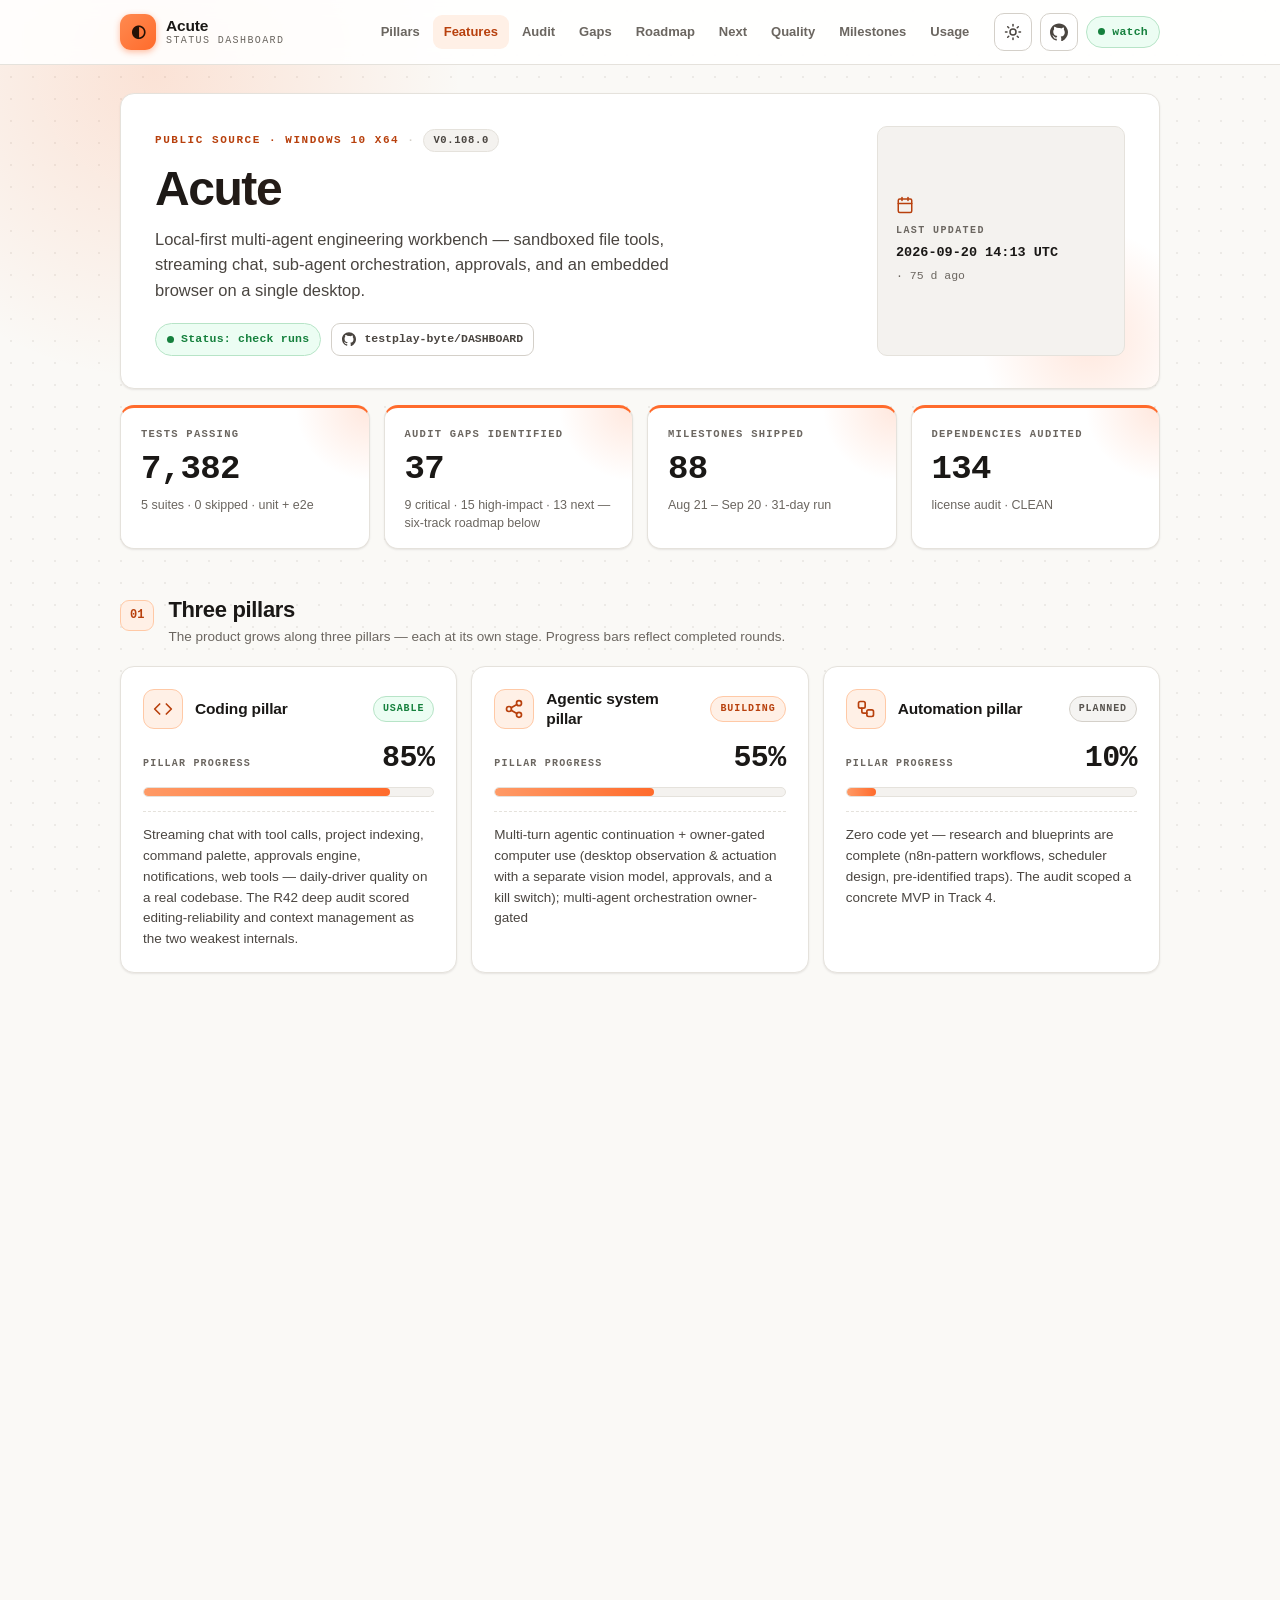
<file: index.html>
<!DOCTYPE html>
<html lang="en" data-theme="light">
<head>
<meta charset="utf-8">
<meta name="viewport" content="width=device-width, initial-scale=1">
<title>Acute — status dashboard</title>
<meta name="description" content="Local-first multi-agent engineering workbench — sandboxed file tools, streaming chat, sub-agent orchestration, approvals, and an embedded browser on a single desktop.. Public status: pillars, features, plan, quality metrics, milestones, docs.">
<meta name="color-scheme" content="light dark">
<meta name="theme-color" content="#FF6B2C" media="(prefers-color-scheme: light)">
<meta name="theme-color" content="#0d0c0a" media="(prefers-color-scheme: dark)">
<meta property="og:title" content="Acute — status dashboard">
<meta name="og:description" content="Local-first multi-agent engineering workbench — sandboxed file tools, streaming chat, sub-agent orchestration, approvals, and an embedded browser on a single desktop.. Public status: pillars, features, plan, quality metrics, milestones, docs.">
<meta property="og:type" content="website">
<meta property="og:url" content="https://testplay-byte.github.io/DASHBOARD/">
<link rel="canonical" href="https://testplay-byte.github.io/DASHBOARD/">
<link rel="icon" href="data:image/svg+xml,%3Csvg%20xmlns%3D%22http%3A%2F%2Fwww.w3.org%2F2000%2Fsvg%22%20viewBox%3D%220%200%2064%2064%22%3E%3Crect%20width%3D%2264%22%20height%3D%2264%22%20rx%3D%2214%22%20fill%3D%22%23FF6B2C%22%2F%3E%3Ctext%20x%3D%2232%22%20y%3D%2245%22%20font-family%3D%22Menlo%2C%20Consolas%2C%20monospace%22%20font-size%3D%2234%22%20font-weight%3D%22700%22%20text-anchor%3D%22middle%22%20fill%3D%22%231f130a%22%3E%E2%97%90%3C%2Ftext%3E%3C%2Fsvg%3E">
<link rel="stylesheet" href="assets/style.css?v=20260920t141333157z">
<script>
  // Apply persisted theme before paint to avoid a flash.
  (function () {
    try {
      var stored = localStorage.getItem("acute-theme");
      var prefersDark = window.matchMedia("(prefers-color-scheme: dark)").matches;
      var theme = stored === "dark" || stored === "light" ? stored : (prefersDark ? "dark" : "light");
      document.documentElement.setAttribute("data-theme", theme);
    } catch (_) { /* ignore */ }
    document.documentElement.classList.add("js");
  })();
</script>
</head>
<body id="top">
<a class="skip-link" href="#main">Skip to content</a>

<header class="site-header" role="banner">
  <div class="container header-inner">
    <a class="brand" href="#top" aria-label="Acute — status dashboard, back to top">
      <span class="brand-mark" aria-hidden="true">◐</span>
      <span class="brand-text">
        <span class="brand-name">Acute</span>
        <span class="brand-sub">status dashboard</span>
      </span>
    </a>
    <nav class="site-nav" aria-label="Dashboard sections">
      <a href="#pillars">Pillars</a>
      <a href="#features">Features</a>
      <a href="#audit">Audit</a>
      <a href="#gaps">Gaps</a>
      <a href="#roadmap">Roadmap</a>
      <a href="#next">Next</a>
      <a href="#quality">Quality</a>
      <a href="#milestones">Milestones</a>
      <a href="usage.html">Usage</a>
    </nav>
    <div class="header-actions">
      <button type="button" class="theme-toggle" id="theme-toggle" aria-label="Toggle dark mode" aria-pressed="false" title="Toggle dark mode">
        <svg class="theme-icon theme-icon-sun" viewBox="0 0 24 24" fill="none" stroke="currentColor" stroke-width="2" stroke-linecap="round" stroke-linejoin="round" aria-hidden="true">
          <circle cx="12" cy="12" r="4"/>
          <path d="M12 2v2"/><path d="M12 20v2"/><path d="M4.93 4.93l1.41 1.41"/><path d="M17.66 17.66l1.41 1.41"/><path d="M2 12h2"/><path d="M20 12h2"/><path d="M6.34 17.66l-1.41 1.41"/><path d="M19.07 4.93l-1.41 1.41"/>
        </svg>
        <svg class="theme-icon theme-icon-moon" viewBox="0 0 24 24" fill="none" stroke="currentColor" stroke-width="2" stroke-linecap="round" stroke-linejoin="round" aria-hidden="true">
          <path d="M21 12.79A9 9 0 1 1 11.21 3 7 7 0 0 0 21 12.79z"/>
        </svg>
      </button>
      <a class="github-link" href="https://github.com/testplay-byte/DASHBOARD" target="_blank" rel="noopener noreferrer" aria-label="View source on GitHub">
        <svg viewBox="0 0 24 24" fill="currentColor" aria-hidden="true">
          <path d="M12 .5C5.37.5 0 5.78 0 12.292c0 5.211 3.438 9.63 8.205 11.18.6.111.82-.26.82-.577 0-.285-.01-1.04-.016-2.046-3.338.726-4.043-1.61-4.043-1.61-.546-1.387-1.333-1.756-1.333-1.756-1.09-.745.082-.73.082-.73 1.205.085 1.838 1.237 1.838 1.237 1.07 1.834 2.807 1.304 3.492.997.108-.776.42-1.305.762-1.605-2.665-.305-5.466-1.332-5.466-5.93 0-1.31.47-2.383 1.236-3.221-.124-.303-.535-1.523.117-3.173 0 0 1.008-.323 3.301 1.23A11.51 11.51 0 0 1 12 6.802c1.025.005 2.058.139 3.022.408 2.29-1.553 3.297-1.23 3.297-1.23.653 1.65.242 2.87.119 3.172.77.838 1.234 1.91 1.234 3.221 0 4.61-2.807 5.622-5.48 5.92.43.371.81 1.103.81 2.222 0 1.604-.014 2.898-.014 3.293 0 .32.216.695.825.576C20.565 21.917 24 17.498 24 12.292 24 5.78 18.627.5 12 .5z"/>
        </svg>
      </a>
      <span class="pill pill-ok header-status-pill"><span class="pill-dot" aria-hidden="true"></span>watch</span>
    </div>
  </div>
</header>

<main id="main" class="container main-area">

  <!-- · product hero · -->
  <section class="hero card reveal" aria-labelledby="hero-title">
    <div class="hero-main">
      <div class="hero-eyebrow">
        <span class="hero-availability">Public source · Windows 10 x64</span>
        <span class="hero-dot" aria-hidden="true">·</span>
        <span class="hero-version">v0.108.0</span>
      </div>
      <h1 id="hero-title">Acute</h1>
      <p class="tagline">Local-first multi-agent engineering workbench — sandboxed file tools, streaming chat, sub-agent orchestration, approvals, and an embedded browser on a single desktop.</p>
      <div class="hero-chips">
        <span class="pill pill-ok"><span class="pill-dot" aria-hidden="true"></span>Status: check runs</span>
        <a class="chip chip-link" href="https://github.com/testplay-byte/DASHBOARD" target="_blank" rel="noopener noreferrer">
          <svg class="chip-icon" viewBox="0 0 24 24" fill="currentColor" aria-hidden="true">
            <path d="M12 .5C5.37.5 0 5.78 0 12.292c0 5.211 3.438 9.63 8.205 11.18.6.111.82-.26.82-.577 0-.285-.01-1.04-.016-2.046-3.338.726-4.043-1.61-4.043-1.61-.546-1.387-1.333-1.756-1.333-1.756-1.09-.745.082-.73.082-.73 1.205.085 1.838 1.237 1.838 1.237 1.07 1.834 2.807 1.304 3.492.997.108-.776.42-1.305.762-1.605-2.665-.305-5.466-1.332-5.466-5.93 0-1.31.47-2.383 1.236-3.221-.124-.303-.535-1.523.117-3.173 0 0 1.008-.323 3.301 1.23A11.51 11.51 0 0 1 12 6.802c1.025.005 2.058.139 3.022.408 2.29-1.553 3.297-1.23 3.297-1.23.653 1.65.242 2.87.119 3.172.77.838 1.234 1.91 1.234 3.221 0 4.61-2.807 5.622-5.48 5.92.43.371.81 1.103.81 2.222 0 1.604-.014 2.898-.014 3.293 0 .32.216.695.825.576C20.565 21.917 24 17.498 24 12.292 24 5.78 18.627.5 12 .5z"/>
          </svg>
          testplay-byte/DASHBOARD
        </a>
      </div>
    </div>
    <aside class="updated-box" aria-label="Last updated">
      <svg class="updated-icon" viewBox="0 0 24 24" fill="none" stroke="currentColor" stroke-width="2" stroke-linecap="round" stroke-linejoin="round" aria-hidden="true"><rect width="18" height="18" x="3" y="4" rx="2"/><path d="M16 2v4"/><path d="M8 2v4"/><path d="M3 10h18"/></svg>
      <span class="updated-label">Last updated</span>
      <span class="updated-time">2026-09-20 14:13 UTC</span>
      <span class="updated-relative" id="updated-relative"></span>
    </aside>
  </section>

  <!-- · key numbers · -->
  <section class="stats-grid reveal" aria-label="Key numbers">
      <article class="stat-card card">
        <span class="stat-label">Tests passing</span>
        <span class="stat-value"><span data-count="7382">7382</span></span>
        <span class="stat-sub">5 suites · 0 skipped · unit + e2e</span>
      </article>
      <article class="stat-card card">
        <span class="stat-label">Audit gaps identified</span>
        <span class="stat-value"><span data-count="37">37</span></span>
        <span class="stat-sub">9 critical · 15 high-impact · 13 next — six-track roadmap below</span>
      </article>
      <article class="stat-card card">
        <span class="stat-label">Milestones shipped</span>
        <span class="stat-value"><span data-count="88">88</span></span>
        <span class="stat-sub">Aug 21 – Sep 20 · 31-day run</span>
      </article>
      <article class="stat-card card">
        <span class="stat-label">Dependencies audited</span>
        <span class="stat-value"><span data-count="134">134</span></span>
        <span class="stat-sub">license audit · CLEAN</span>
      </article>
  </section>

  <!-- · 01 pillars · -->
  <section id="pillars" class="section reveal" aria-labelledby="pillars-title">
    <header class="section-head">
      <span class="section-index" aria-hidden="true">01</span>
      <div>
        <h2 id="pillars-title">Three pillars</h2>
        <p class="section-desc">The product grows along three pillars — each at its own stage. Progress bars reflect completed rounds.</p>
      </div>
    </header>
    <div class="pillars-grid">
      <article class="pillar-card card" data-state="usable">
        <div class="pillar-top">
          <span class="pillar-icon"><svg viewBox="0 0 24 24" fill="none" stroke="currentColor" stroke-width="2" stroke-linecap="round" stroke-linejoin="round" aria-hidden="true"><polyline points="16 18 22 12 16 6"/><polyline points="8 6 2 12 8 18"/></svg></span>
          <h3 class="pillar-title">Coding pillar</h3>
          <span class="state-badge state-usable">Usable</span>
        </div>
        <div class="pillar-progress-row">
          <span class="pillar-progress-label">Pillar progress</span>
          <span class="pillar-pct"><span data-count="85">85</span>%</span>
        </div>
        <div class="bar" role="progressbar" aria-valuenow="85" aria-valuemin="0" aria-valuemax="100" aria-label="Coding pillar progress">
          <div class="bar-fill" data-progress="85" style="--w:85%"></div>
        </div>
        <p class="pillar-summary">Streaming chat with tool calls, project indexing, command palette, approvals engine, notifications, web tools — daily-driver quality on a real codebase. The R42 deep audit scored editing-reliability and context management as the two weakest internals.</p>
      </article>
      <article class="pillar-card card" data-state="building">
        <div class="pillar-top">
          <span class="pillar-icon"><svg viewBox="0 0 24 24" fill="none" stroke="currentColor" stroke-width="2" stroke-linecap="round" stroke-linejoin="round" aria-hidden="true"><circle cx="18" cy="5" r="3"/><circle cx="6" cy="12" r="3"/><circle cx="18" cy="19" r="3"/><line x1="8.59" x2="15.42" y1="13.51" y2="17.49"/><line x1="15.41" x2="8.59" y1="6.51" y2="10.49"/></svg></span>
          <h3 class="pillar-title">Agentic system pillar</h3>
          <span class="state-badge state-building">Building</span>
        </div>
        <div class="pillar-progress-row">
          <span class="pillar-progress-label">Pillar progress</span>
          <span class="pillar-pct"><span data-count="55">55</span>%</span>
        </div>
        <div class="bar" role="progressbar" aria-valuenow="55" aria-valuemin="0" aria-valuemax="100" aria-label="Agentic system pillar progress">
          <div class="bar-fill" data-progress="55" style="--w:55%"></div>
        </div>
        <p class="pillar-summary">Multi-turn agentic continuation + owner-gated computer use (desktop observation &amp; actuation with a separate vision model, approvals, and a kill switch); multi-agent orchestration owner-gated</p>
      </article>
      <article class="pillar-card card" data-state="planned">
        <div class="pillar-top">
          <span class="pillar-icon"><svg viewBox="0 0 24 24" fill="none" stroke="currentColor" stroke-width="2" stroke-linecap="round" stroke-linejoin="round" aria-hidden="true"><rect width="8" height="8" x="3" y="3" rx="2"/><path d="M7 11v4a2 2 0 0 0 2 2h4"/><rect width="8" height="8" x="13" y="13" rx="2"/></svg></span>
          <h3 class="pillar-title">Automation pillar</h3>
          <span class="state-badge state-planned">Planned</span>
        </div>
        <div class="pillar-progress-row">
          <span class="pillar-progress-label">Pillar progress</span>
          <span class="pillar-pct"><span data-count="10">10</span>%</span>
        </div>
        <div class="bar" role="progressbar" aria-valuenow="10" aria-valuemin="0" aria-valuemax="100" aria-label="Automation pillar progress">
          <div class="bar-fill" data-progress="10" style="--w:10%"></div>
        </div>
        <p class="pillar-summary">Zero code yet — research and blueprints are complete (n8n-pattern workflows, scheduler design, pre-identified traps). The audit scoped a concrete MVP in Track 4.</p>
      </article>
    </div>
  </section>

  <!-- · 02 features · -->
  <section id="features" class="section reveal" aria-labelledby="features-title">
    <header class="section-head">
      <span class="section-index" aria-hidden="true">02</span>
      <div>
        <h2 id="features-title">Features</h2>
        <p class="section-desc">What shipped in the last rounds — the daily-driver capabilities that are live in the product right now.</p>
      </div>
    </header>
    <div class="features-grid">
      <article class="feature-card card">
        <div class="feature-top">
          <span class="feature-icon"><svg viewBox="0 0 24 24" fill="none" stroke="currentColor" stroke-width="2" stroke-linecap="round" stroke-linejoin="round" aria-hidden="true"><path d="M9 6a3 3 0 1 0 0 6h6a3 3 0 1 0 0-6"/><path d="M9 18a3 3 0 1 1 0-6h6a3 3 0 1 1 0 6"/><line x1="12" y1="6" x2="12" y2="18"/></svg></span>
          <h3 class="feature-title">The launch question (app or site, your choice every run)</h3>
          <span class="feature-status">live</span>
        </div>
        <p class="feature-desc">Since round 56 the launcher asks how you want to work before launching: [1] the packaged desktop app (the window with the embedded browser and the bundled engine) or [2] the site (local servers plus your browser — the launcher opens the address automatically). Enter keeps your last choice, the answer is remembered as the next default, and the app/site commands skip the question. When the desktop engine does not report ready, the launcher shows the engine&#39;s log tail and asks what to do next — retry the app, use the site instead, or keep the app — so a dead engine is never a dead end. The launcher&#39;s self-update now re-runs itself immediately (new launcher logic drives the very session it arrives in), the engine-watch timeout prints the engine&#39;s last output instead of going silent, and the status report names the remembered launch preference plus the engine&#39;s last successful boot.</p>
      </article>
      <article class="feature-card card">
        <div class="feature-top">
          <span class="feature-icon"><svg viewBox="0 0 24 24" fill="none" stroke="currentColor" stroke-width="2" stroke-linecap="round" stroke-linejoin="round" aria-hidden="true"><rect x="3" y="4" width="18" height="16" rx="2"/><path d="M3 9h18"/><circle cx="6.5" cy="6.5" r="0.6" fill="currentColor"/><circle cx="9" cy="6.5" r="0.6" fill="currentColor"/></svg></span>
          <h3 class="feature-title">Embedded browser</h3>
          <span class="feature-status">live</span>
        </div>
        <p class="feature-desc">A real Chromium browser inside the app: since round 50 every browser tab is a WebView2 child webview hosted in the main window — no proxy, no tickets, full CSS/JS, one shared profile so logins survive restarts — and since round 51 the desktop app itself installs in one click (the launcher downloads the CI-built NSIS installer, seeds the API keys into the Windows secure store, and launches it), so the native engine finally runs on the owner&#39;s machine with a visible engine badge and an automatic proxy fallback. The sidecar-proxy renderer remains the outside-the-shell fallback. Viewport presets 375→1920 + custom + zoom + rotate; the agent&#39;s browser_control tool shares the same state.</p>
      </article>
      <article class="feature-card card">
        <div class="feature-top">
          <span class="feature-icon"><svg viewBox="0 0 24 24" fill="none" stroke="currentColor" stroke-width="2" stroke-linecap="round" stroke-linejoin="round" aria-hidden="true"><rect x="3" y="4" width="18" height="16" rx="2"/><line x1="15" y1="4" x2="15" y2="20"/><line x1="3" y1="9" x2="15" y2="9"/><line x1="3" y1="13" x2="15" y2="13"/><line x1="3" y1="17" x2="15" y2="17"/></svg></span>
          <h3 class="feature-title">Right-sidebar tabs</h3>
          <span class="feature-status">live</span>
        </div>
        <p class="feature-desc">File viewer · Browser · Terminal · Sub-agents — a browser-style tab strip with per-session state and bounds-safe popovers; the Sub-agents panel renders phase cards (task → activity → files → report) with a live timeline and a failed banner + retry.</p>
      </article>
      <article class="feature-card card">
        <div class="feature-top">
          <span class="feature-icon"><svg viewBox="0 0 24 24" fill="none" stroke="currentColor" stroke-width="2" stroke-linecap="round" stroke-linejoin="round" aria-hidden="true"><path d="M6 8a6 6 0 0 1 12 0c0 7 3 9 3 9H3s3-2 3-9"/><path d="M10.3 21a1.94 1.94 0 0 0 3.4 0"/></svg></span>
          <h3 class="feature-title">Notifications, everywhere</h3>
          <span class="feature-status">live</span>
        </div>
        <p class="feature-desc">Notification center with bell + unread badge, SSE stream, desktop notifications when hidden, and Web Push to a closed window via a service worker.</p>
      </article>
      <article class="feature-card card">
        <div class="feature-top">
          <span class="feature-icon"><svg viewBox="0 0 24 24" fill="none" stroke="currentColor" stroke-width="2" stroke-linecap="round" stroke-linejoin="round" aria-hidden="true"><circle cx="12" cy="8" r="3"/><circle cx="5" cy="18" r="3"/><circle cx="19" cy="18" r="3"/><line x1="10.5" y1="10" x2="6.5" y2="16"/><line x1="13.5" y1="10" x2="17.5" y2="16"/></svg></span>
          <h3 class="feature-title">Sub-agent live streaming</h3>
          <span class="feature-status">live</span>
        </div>
        <p class="feature-desc">Multi-turn delegation with per-child sessions, live forwarded tokens (raw thinking + text streamed as they generate), the full live todo checklist, a centered stats footer (time, tokens up/down, tok/s, model), retry-from-event-log recovery, atomic concurrency slots, and per-provider key pools.</p>
      </article>
      <article class="feature-card card">
        <div class="feature-top">
          <span class="feature-icon"><svg viewBox="0 0 24 24" fill="none" stroke="currentColor" stroke-width="2" stroke-linecap="round" stroke-linejoin="round" aria-hidden="true"><path d="M12 22s8-4 8-10V5l-8-3-8 3v7c0 6 8 10 8 10z"/><path d="m9 12 2 2 4-4"/></svg></span>
          <h3 class="feature-title">Approvals engine v1</h3>
          <span class="feature-status">live</span>
        </div>
        <p class="feature-desc">Layered policy (blocked → destructive → safelist → confirm), interactive Allow once / Always allow / Deny, 120s fail-closed timeout, compound-command guard.</p>
      </article>
      <article class="feature-card card">
        <div class="feature-top">
          <span class="feature-icon"><svg viewBox="0 0 24 24" fill="none" stroke="currentColor" stroke-width="2" stroke-linecap="round" stroke-linejoin="round" aria-hidden="true"><path d="M9 6a3 3 0 1 0 0 6h6a3 3 0 1 0 0-6"/><path d="M9 18a3 3 0 1 1 0-6h6a3 3 0 1 1 0 6"/><line x1="12" y1="6" x2="12" y2="18"/></svg></span>
          <h3 class="feature-title">Command palette ⌘K</h3>
          <span class="feature-status">live</span>
        </div>
        <p class="feature-desc">Symbol-search and file-open via Ctrl/Cmd-K with grep options (case-sensitive, whole-word, file glob, max results).</p>
      </article>
      <article class="feature-card card">
        <div class="feature-top">
          <span class="feature-icon"><svg viewBox="0 0 24 24" fill="none" stroke="currentColor" stroke-width="2" stroke-linecap="round" stroke-linejoin="round" aria-hidden="true"><path d="M4 6h2v12H4z"/><path d="M7 9h13"/><path d="M7 13h13"/><path d="M7 17h13"/><path d="M7 6h6"/></svg></span>
          <h3 class="feature-title">Project indexing</h3>
          <span class="feature-status">live</span>
        </div>
        <p class="feature-desc">Symbol index + index tool — 318 files / 2 384 symbols indexed in 124 ms on the demo battery; codebase summary injected into every turn.</p>
      </article>
      <article class="feature-card card">
        <div class="feature-top">
          <span class="feature-icon"><svg viewBox="0 0 24 24" fill="none" stroke="currentColor" stroke-width="2" stroke-linecap="round" stroke-linejoin="round" aria-hidden="true"><circle cx="12" cy="12" r="10"/><line x1="2" y1="12" x2="22" y2="12"/><path d="M12 2a15.3 15.3 0 0 1 4 10 15.3 15.3 0 0 1-4 10 15.3 15.3 0 0 1-4-10 15.3 15.3 0 0 1 4-10z"/></svg></span>
          <h3 class="feature-title">Web tools</h3>
          <span class="feature-status">live</span>
        </div>
        <p class="feature-desc">web_fetch (real fetch, HTML-to-text, caps) + web_search — currently knowledge-search backed; the real search backend is Decision 1.</p>
      </article>
      <article class="feature-card card">
        <div class="feature-top">
          <span class="feature-icon"><svg viewBox="0 0 24 24" fill="none" stroke="currentColor" stroke-width="2" stroke-linecap="round" stroke-linejoin="round" aria-hidden="true"><path d="M3 12h4l3-8 4 16 3-8h4"/></svg></span>
          <h3 class="feature-title">Streaming chat</h3>
          <span class="feature-status">live</span>
        </div>
        <p class="feature-desc">SSE text deltas + interleaved tool calls + thinking blocks + per-reply usage stats; turns complete in the background and notify when you&#39;re away. The composer carries permission modes, thinking levels, a provider→model flyout picker, and a context donut with main/sub-agent/combined session stats; the runtime guards against no-progress loops (nudge at 3 identical calls, honest stop at 5) and the prompt teaches understand-first, fewest-steps execution.</p>
      </article>
      <article class="feature-card card">
        <div class="feature-top">
          <span class="feature-icon"><svg viewBox="0 0 24 24" fill="none" stroke="currentColor" stroke-width="2" stroke-linecap="round" stroke-linejoin="round" aria-hidden="true"><circle cx="12" cy="8" r="3"/><circle cx="5" cy="18" r="3"/><circle cx="19" cy="18" r="3"/><line x1="10.5" y1="10" x2="6.5" y2="16"/><line x1="13.5" y1="10" x2="17.5" y2="16"/></svg></span>
          <h3 class="feature-title">Background turns + stop</h3>
          <span class="feature-status">live</span>
        </div>
        <p class="feature-desc">Client disconnects no longer abort the turn — it completes, persists, and pushes a notification; an explicit stop endpoint returns a distinct aborted outcome.</p>
      </article>
      <article class="feature-card card">
        <div class="feature-top">
          <span class="feature-icon"><svg viewBox="0 0 24 24" fill="none" stroke="currentColor" stroke-width="2" stroke-linecap="round" stroke-linejoin="round" aria-hidden="true"><path d="M12 22c5.523 0 10-4.477 10-10S17.523 2 12 2 2 6.477 2 12s4.477 10 10 10z"/><path d="m9 12 2 2 4-4"/></svg></span>
          <h3 class="feature-title">Checkpoint snapshots</h3>
          <span class="feature-status">live</span>
        </div>
        <p class="feature-desc">Every write/edit/delete records before+after content; real unified diffs in the chat; 30-day retention. (The restore button arrives in Track 2.)</p>
      </article>
      <article class="feature-card card">
        <div class="feature-top">
          <span class="feature-icon"><svg viewBox="0 0 24 24" fill="none" stroke="currentColor" stroke-width="2" stroke-linecap="round" stroke-linejoin="round" aria-hidden="true"><path d="M14 2H6a2 2 0 0 0-2 2v16a2 2 0 0 0 2 2h12a2 2 0 0 0 2-2V8z"/><polyline points="14 2 14 8 20 8"/><line x1="8" y1="13" x2="16" y2="13"/><line x1="8" y1="17" x2="13" y2="17"/></svg></span>
          <h3 class="feature-title">Per-project rules files</h3>
          <span class="feature-status">live</span>
        </div>
        <p class="feature-desc">Rules files in the project folder are auto-loaded into every turn&#39;s system prompt — a genuine agent-rules analog, file-based for now.</p>
      </article>
      <article class="feature-card card">
        <div class="feature-top">
          <span class="feature-icon"><svg viewBox="0 0 24 24" fill="none" stroke="currentColor" stroke-width="2" stroke-linecap="round" stroke-linejoin="round" aria-hidden="true"><path d="M3 12h4l3-8 4 16 3-8h4"/></svg></span>
          <h3 class="feature-title">Free-model catalog + fallback chain</h3>
          <span class="feature-status">live</span>
        </div>
        <p class="feature-desc">46-entry typed catalog (18 free models; default glm-5.2:free) after the old default died upstream. A persisted Free-only/All filter is shared by Settings, the chat picker, and the sub-agent picker; requests on free models carry a provider-side fallback (primary + openrouter/free) verified live through a 429 storm.</p>
      </article>
      <article class="feature-card card">
        <div class="feature-top">
          <span class="feature-icon"><svg viewBox="0 0 24 24" fill="none" stroke="currentColor" stroke-width="2" stroke-linecap="round" stroke-linejoin="round" aria-hidden="true"><circle cx="12" cy="8" r="3"/><circle cx="5" cy="18" r="3"/><circle cx="19" cy="18" r="3"/><line x1="10.5" y1="10" x2="6.5" y2="16"/><line x1="13.5" y1="10" x2="17.5" y2="16"/></svg></span>
          <h3 class="feature-title">Sub-agent provider settings (temporary)</h3>
          <span class="feature-status">live</span>
        </div>
        <p class="feature-desc">A dedicated Settings tab (explicitly temporary): OpenRouter key slots isolated from the main key (pool slots 2–4) and a tool-capable, free-first sub-agent model override applied to every delegated child turn.</p>
      </article>
      <article class="feature-card card">
        <div class="feature-top">
          <span class="feature-icon"><svg viewBox="0 0 24 24" fill="none" stroke="currentColor" stroke-width="2" stroke-linecap="round" stroke-linejoin="round" aria-hidden="true"><line x1="5" y1="12" x2="19" y2="12"/><polyline points="12 5 19 12 12 19"/></svg></span>
          <h3 class="feature-title">Failed-turn error cards + retry</h3>
          <span class="feature-status">live</span>
        </div>
        <p class="feature-desc">Failed turns persist a turn.error event (survives reload) and surface a live error card — model, reason, timestamp, Retry and Copy-details. Abnormal stream disconnects are detected client-side; a deliberate stop is never an error.</p>
      </article>
      <article class="feature-card card">
        <div class="feature-top">
          <span class="feature-icon"><svg viewBox="0 0 24 24" fill="none" stroke="currentColor" stroke-width="2" stroke-linecap="round" stroke-linejoin="round" aria-hidden="true"><rect x="3" y="4" width="18" height="16" rx="2"/><line x1="15" y1="4" x2="15" y2="20"/><line x1="3" y1="9" x2="15" y2="9"/><line x1="3" y1="13" x2="15" y2="13"/><line x1="3" y1="17" x2="15" y2="17"/></svg></span>
          <h3 class="feature-title">Chat geometry engine</h3>
          <span class="feature-status">live</span>
        </div>
        <p class="feature-desc">The chat panel fills its column at every width with a readable 1080px centered column and zero horizontal scrollbars from 700 to 2560px; the right sidebar yields smoothly below the 480px chat floor (the earlier cap regression removed).</p>
      </article>
      <article class="feature-card card">
        <div class="feature-top">
          <span class="feature-icon"><svg viewBox="0 0 24 24" fill="none" stroke="currentColor" stroke-width="2" stroke-linecap="round" stroke-linejoin="round" aria-hidden="true"><path d="M9 6a3 3 0 1 0 0 6h6a3 3 0 1 0 0-6"/><path d="M9 18a3 3 0 1 1 0-6h6a3 3 0 1 1 0 6"/><line x1="12" y1="6" x2="12" y2="18"/></svg></span>
          <h3 class="feature-title">Agent memory system</h3>
          <span class="feature-status">live</span>
        </div>
        <p class="feature-desc">Persistent per-project memory: memory_save / memory_recall / memory_list tools, a digest auto-injected into every turn&#39;s prompt (proved live: a no-tools turn recalled a saved decision), and a right-sidebar Memory tab with kind chips and delete.</p>
      </article>
      <article class="feature-card card">
        <div class="feature-top">
          <span class="feature-icon"><svg viewBox="0 0 24 24" fill="none" stroke="currentColor" stroke-width="2" stroke-linecap="round" stroke-linejoin="round" aria-hidden="true"><circle cx="12" cy="12" r="10"/><line x1="2" y1="12" x2="22" y2="12"/><path d="M12 2a15.3 15.3 0 0 1 4 10 15.3 15.3 0 0 1-4 10 15.3 15.3 0 0 1-4-10 15.3 15.3 0 0 1 4-10z"/></svg></span>
          <h3 class="feature-title">Real web search</h3>
          <span class="feature-status">live</span>
        </div>
        <p class="feature-desc">web_search now queries the real web via DuckDuckGo (html + lite endpoints, ad/self-link filtering, uddg redirect unwrapping) with an honest MediaWiki fallback — live-verified in-turn with 8 real results.</p>
      </article>
      <article class="feature-card card">
        <div class="feature-top">
          <span class="feature-icon"><svg viewBox="0 0 24 24" fill="none" stroke="currentColor" stroke-width="2" stroke-linecap="round" stroke-linejoin="round" aria-hidden="true"><rect x="3" y="4" width="18" height="16" rx="2"/><line x1="15" y1="4" x2="15" y2="20"/><line x1="3" y1="9" x2="15" y2="9"/><line x1="3" y1="13" x2="15" y2="13"/><line x1="3" y1="17" x2="15" y2="17"/></svg></span>
          <h3 class="feature-title">Session search · fork · revert</h3>
          <span class="feature-status">live</span>
        </div>
        <p class="feature-desc">Full-text search across session titles AND chat history (?q=), one-click fork (copies the whole event log to a new top-level session), and revert-to-message with a confirm dialog (truncates the event log and appends a marker).</p>
      </article>
      <article class="feature-card card">
        <div class="feature-top">
          <span class="feature-icon"><svg viewBox="0 0 24 24" fill="none" stroke="currentColor" stroke-width="2" stroke-linecap="round" stroke-linejoin="round" aria-hidden="true"><polyline points="4 17 10 11 4 5"/><line x1="12" x2="20" y1="19" y2="19"/></svg></span>
          <h3 class="feature-title">Streaming terminal</h3>
          <span class="feature-status">live</span>
        </div>
        <p class="feature-desc">The right-sidebar terminal streams stdout/stderr chunks live over SSE with heartbeats, a Stop button, exit-code footers (green/red), shrink-only timeout/output-cap overrides, and an automatic sync-route fallback.</p>
      </article>
      <article class="feature-card card">
        <div class="feature-top">
          <span class="feature-icon"><svg viewBox="0 0 24 24" fill="none" stroke="currentColor" stroke-width="2" stroke-linecap="round" stroke-linejoin="round" aria-hidden="true"><path d="M9 6a3 3 0 1 0 0 6h6a3 3 0 1 0 0-6"/><path d="M9 18a3 3 0 1 1 0-6h6a3 3 0 1 1 0 6"/><line x1="12" y1="6" x2="12" y2="18"/></svg></span>
          <h3 class="feature-title">Sub-agent keys auto-provisioned</h3>
          <span class="feature-status">live</span>
        </div>
        <p class="feature-desc">The launcher reads three optional sub-agent pool keys from its local credentials file (auto-appends them if missing), distributes them to the OS secure stores, and injects pool slots 2/3/4 — the Sub-agents settings tab shows them with zero manual pasting.</p>
      </article>
      <article class="feature-card card">
        <div class="feature-top">
          <span class="feature-icon"><svg viewBox="0 0 24 24" fill="none" stroke="currentColor" stroke-width="2" stroke-linecap="round" stroke-linejoin="round" aria-hidden="true"><path d="M12 22s8-4 8-10V5l-8-3-8 3v7c0 6 8 10 8 10z"/><path d="m9 12 2 2 4-4"/></svg></span>
          <h3 class="feature-title">Security round: audit P0-3/4/5 closed</h3>
          <span class="feature-status">live</span>
        </div>
        <p class="feature-desc">Spawned children get an allowlist environment and never inherit the provider keys; auto-approved commands are contained to the project root (reading outside it now asks first); web fetches pass a host gate (default doc/source allowlist + per-project always-allow hosts, interactive approval) and search queries are secret-scrubbed before leaving the machine — each control live-verified through a real model turn.</p>
      </article>
      <article class="feature-card card">
        <div class="feature-top">
          <span class="feature-icon"><svg viewBox="0 0 24 24" fill="none" stroke="currentColor" stroke-width="2" stroke-linecap="round" stroke-linejoin="round" aria-hidden="true"><polyline points="4 17 10 11 4 5"/><line x1="12" x2="20" y1="19" y2="19"/></svg></span>
          <h3 class="feature-title">Interactive terminal sessions</h3>
          <span class="feature-status">live</span>
        </div>
        <p class="feature-desc">Persistent shells per project: a real PTY engine (node-pty, pure-Node pipe fallback), a Run | Shell mode toggle with command history, live streaming with backlog replay for late viewers, idle reaping and per-project caps — shells never inherit secrets and never outlive the app.</p>
      </article>
      <article class="feature-card card">
        <div class="feature-top">
          <span class="feature-icon"><svg viewBox="0 0 24 24" fill="none" stroke="currentColor" stroke-width="2" stroke-linecap="round" stroke-linejoin="round" aria-hidden="true"><path d="M14 2H6a2 2 0 0 0-2 2v16a2 2 0 0 0 2 2h12a2 2 0 0 0 2-2V8z"/><polyline points="14 2 14 8 20 8"/><line x1="8" y1="13" x2="16" y2="13"/><line x1="8" y1="17" x2="13" y2="17"/></svg></span>
          <h3 class="feature-title">Packaging v2: the installable desktop app</h3>
          <span class="feature-status">live</span>
        </div>
        <p class="feature-desc">The app version is single-sourced across all four manifests and gated in CI (0.51.0 today); a Keep-a-Changelog changelog spans 0.37→0.51. The release workflow now builds TWO artifacts on version tags: the CRLF-verified launcher kit, and — new in round 51 — a Windows NSIS installer (ACUTE-CODE_&lt;v&gt;_x64-setup.exe, per-user, no admin) bundling a pinned Node 24 runtime and the staged agent sidecar, proven bootable before shipping; the launcher installs it silently and seeds the owner&#39;s API keys into the Windows secure store.</p>
      </article>
      <article class="feature-card card">
        <div class="feature-top">
          <span class="feature-icon"><svg viewBox="0 0 24 24" fill="none" stroke="currentColor" stroke-width="2" stroke-linecap="round" stroke-linejoin="round" aria-hidden="true"><rect x="3" y="4" width="18" height="16" rx="2"/><line x1="15" y1="4" x2="15" y2="20"/><line x1="3" y1="9" x2="15" y2="9"/><line x1="3" y1="13" x2="15" y2="13"/><line x1="3" y1="17" x2="15" y2="17"/></svg></span>
          <h3 class="feature-title">Session manager reachable + mobile drawer</h3>
          <span class="feature-status">live</span>
        </div>
        <p class="feature-desc">The VLM verification pass found the session search/fork screen had shipped unrouted — unreachable at any size — and that phones had no navigation drawer at all (69px of content at 375px). Both fixed: the screen is live with sidebar navigation, and below desktop widths the sidebar is an overlay drawer (351px of content, auto-closing).</p>
      </article>
      <article class="feature-card card">
        <div class="feature-top">
          <span class="feature-icon"><svg viewBox="0 0 24 24" fill="none" stroke="currentColor" stroke-width="2" stroke-linecap="round" stroke-linejoin="round" aria-hidden="true"><path d="M4 6h2v12H4z"/><path d="M7 9h13"/><path d="M7 13h13"/><path d="M7 17h13"/><path d="M7 6h6"/></svg></span>
          <h3 class="feature-title">Context compaction</h3>
          <span class="feature-status">live</span>
        </div>
        <p class="feature-desc">Long sessions no longer silently drop their history: when the context window overflows, the model itself summarizes the over-budget part into a dense briefing (task, decisions, files, errors, open steps) that becomes part of the session — fork and revert keep working, the summary is reused until the next overflow, and a summarizer failure falls back to the old trim instead of failing the turn.</p>
      </article>
      <article class="feature-card card">
        <div class="feature-top">
          <span class="feature-icon"><svg viewBox="0 0 24 24" fill="none" stroke="currentColor" stroke-width="2" stroke-linecap="round" stroke-linejoin="round" aria-hidden="true"><path d="M9 6a3 3 0 1 0 0 6h6a3 3 0 1 0 0-6"/><path d="M9 18a3 3 0 1 1 0-6h6a3 3 0 1 1 0 6"/><line x1="12" y1="6" x2="12" y2="18"/></svg></span>
          <h3 class="feature-title">Relevance-ranked agent memory</h3>
          <span class="feature-status">live</span>
        </div>
        <p class="feature-desc">Memory recall now scores results by multi-token relevance (content-match strength, kind, importance and recency) instead of plain substring order; the digest injected into every turn ranks durable decisions above casual notes; and re-saving a known fact refreshes the existing memory instead of duplicating it — verified live through real model turns.</p>
      </article>
      <article class="feature-card card">
        <div class="feature-top">
          <span class="feature-icon"><svg viewBox="0 0 24 24" fill="none" stroke="currentColor" stroke-width="2" stroke-linecap="round" stroke-linejoin="round" aria-hidden="true"><line x1="5" y1="12" x2="19" y2="12"/><polyline points="12 5 19 12 12 19"/></svg></span>
          <h3 class="feature-title">One-click file restore from checkpoints</h3>
          <span class="feature-status">live</span>
        </div>
        <p class="feature-desc">Every file-diff card now carries a Restore action (with confirmation) that reverts the file on disk to its pre-edit content — the restore backend existed since the first checkpoint system but had no UI caller for 21 rounds. A load-order race that could permanently hide the recorded snapshot on the first diff card was fixed along the way.</p>
      </article>
      <article class="feature-card card">
        <div class="feature-top">
          <span class="feature-icon"><svg viewBox="0 0 24 24" fill="none" stroke="currentColor" stroke-width="2" stroke-linecap="round" stroke-linejoin="round" aria-hidden="true"><rect x="3" y="4" width="18" height="16" rx="2"/><path d="M3 9h18"/><circle cx="6.5" cy="6.5" r="0.6" fill="currentColor"/><circle cx="9" cy="6.5" r="0.6" fill="currentColor"/></svg></span>
          <h3 class="feature-title">Browser cookies that survive restarts</h3>
          <span class="feature-status">live</span>
        </div>
        <p class="feature-desc">The embedded browser keeps cookies in the project database (parsed per the cookie spec, replayed and refreshed on every redirect hop), so logged-in sessions survive an app restart. Cookie values never reach logs, tool output, or the agent; cookies from the user&#39;s own browser can&#39;t be smuggled through; jars are kept per project profile.</p>
      </article>
      <article class="feature-card card">
        <div class="feature-top">
          <span class="feature-icon"><svg viewBox="0 0 24 24" fill="none" stroke="currentColor" stroke-width="2" stroke-linecap="round" stroke-linejoin="round" aria-hidden="true"><path d="M9 6a3 3 0 1 0 0 6h6a3 3 0 1 0 0-6"/><path d="M9 18a3 3 0 1 1 0-6h6a3 3 0 1 1 0 6"/><line x1="12" y1="6" x2="12" y2="18"/></svg></span>
          <h3 class="feature-title">One provider API layer</h3>
          <span class="feature-status">live</span>
        </div>
        <p class="feature-desc">All provider management — CRUD, API keys, key-pool slots, connection tests, per-provider model configs, the catalog — now lives in a single typed client layer every screen shares. The settings tab&#39;s private HTTP plumbing (a third parallel copy) and a dead legacy tab behind it were deleted in the same sweep. Disabling a provider genuinely stops its turns now: an honest &#39;enable it in Settings&#39; refusal instead of quietly proceeding.</p>
      </article>
      <article class="feature-card card">
        <div class="feature-top">
          <span class="feature-icon"><svg viewBox="0 0 24 24" fill="none" stroke="currentColor" stroke-width="2" stroke-linecap="round" stroke-linejoin="round" aria-hidden="true"><path d="M12 22c5.523 0 10-4.477 10-10S17.523 2 12 2 2 6.477 2 12s4.477 10 10 10z"/><path d="m9 12 2 2 4-4"/></svg></span>
          <h3 class="feature-title">Key + model-scoped connection tests</h3>
          <span class="feature-status">live</span>
        </div>
        <p class="feature-desc">The connection test can target the primary key or any key-pool slot, optionally with a concrete model — a real one-token probe with measured latency instead of a bare reachability ping. Failures are reported as the provider sees them: an empty slot says so, a wrong key reads &#39;User not found&#39;, a throttled free model reports 429. Adding a pool slot no longer silently overwrites an occupied slot when earlier slots have gaps.</p>
      </article>
      <article class="feature-card card">
        <div class="feature-top">
          <span class="feature-icon"><svg viewBox="0 0 24 24" fill="none" stroke="currentColor" stroke-width="2" stroke-linecap="round" stroke-linejoin="round" aria-hidden="true"><path d="M4 6h2v12H4z"/><path d="M7 9h13"/><path d="M7 13h13"/><path d="M7 17h13"/><path d="M7 6h6"/></svg></span>
          <h3 class="feature-title">One served model catalog</h3>
          <span class="feature-status">live</span>
        </div>
        <p class="feature-desc">Every model picker — sub-agents, the agent form, the connection-test selector — now reads the backend&#39;s served catalog (46 models, free-first, tool and vision capability flags) instead of each screen keeping its own hand-copied list. New models appear everywhere at once; a deleted upstream model can no longer linger in one screen&#39;s stale copy. The agent form also lists custom providers and suggests known ids while still accepting free text.</p>
      </article>
      <article class="feature-card card">
        <div class="feature-top">
          <span class="feature-icon"><svg viewBox="0 0 24 24" fill="none" stroke="currentColor" stroke-width="2" stroke-linecap="round" stroke-linejoin="round" aria-hidden="true"><path d="M12 22s8-4 8-10V5l-8-3-8 3v7c0 6 8 10 8 10z"/><path d="m9 12 2 2 4-4"/></svg></span>
          <h3 class="feature-title">Launcher ships zero key material</h3>
          <span class="feature-status">live</span>
        </div>
        <p class="feature-desc">The launcher template is a clean paste zone: two required lines, three clearly-optional sub-agent slots, every value a placeholder — the live keys it had shipped since round 44 are gone, and the launcher never writes key values. Scrubbing the baked-in defaults exposed and fixed a three-round-old parser bug that had silently ignored the owner&#39;s own pool-key values; a raw-key-reading API route with zero callers was removed in the same round.</p>
      </article>
      <article class="feature-card card">
        <div class="feature-top">
          <span class="feature-icon"><svg viewBox="0 0 24 24" fill="none" stroke="currentColor" stroke-width="2" stroke-linecap="round" stroke-linejoin="round" aria-hidden="true"><circle cx="12" cy="8" r="3"/><circle cx="5" cy="18" r="3"/><circle cx="19" cy="18" r="3"/><line x1="10.5" y1="10" x2="6.5" y2="16"/><line x1="13.5" y1="10" x2="17.5" y2="16"/></svg></span>
          <h3 class="feature-title">Sub-agents at near-main-agent parity</h3>
          <span class="feature-status">live</span>
        </div>
        <p class="feature-desc">A sub-agent delegated from a live chat can now do what the main agent can: when it hits a needs-approval action (a non-read-only command, a web fetch outside the trusted hosts), it pauses and ASKS — the approval card appears in the parent chat labelled with the sub-agent&#39;s code and role, and the decision releases it. Every sub-agent carries a short code (like S23I) on the chat cards, the tab picker and its tab; the Delegated card lists each running child live and clicking one opens it; the sub-agent view is a real chat transcript — task, replies, tool calls with results, todo progress — with a per-second clock. Stopping the parent also stops its children; background retries still fail closed instead of hanging.</p>
      </article>
      <article class="feature-card card">
        <div class="feature-top">
          <span class="feature-icon"><svg viewBox="0 0 24 24" fill="none" stroke="currentColor" stroke-width="2" stroke-linecap="round" stroke-linejoin="round" aria-hidden="true"><rect x="3" y="4" width="18" height="16" rx="2"/><line x1="15" y1="4" x2="15" y2="20"/><line x1="3" y1="9" x2="15" y2="9"/><line x1="3" y1="13" x2="15" y2="13"/><line x1="3" y1="17" x2="15" y2="17"/></svg></span>
          <h3 class="feature-title">A real files explorer</h3>
          <span class="feature-status">live</span>
        </div>
        <p class="feature-desc">The Files action in the working sidebar opens a two-pane explorer: the project tree on the left (folders expand, files open on click, per-type icons) and the file&#39;s contents on the right — markdown rendered, code with line numbers and syntax colors, breadcrumb path. A Search button keeps the command-palette flow reachable, the tree collapses for narrow widths, and loading and error states are honest with retry.</p>
      </article>
      <article class="feature-card card">
        <div class="feature-top">
          <span class="feature-icon"><svg viewBox="0 0 24 24" fill="none" stroke="currentColor" stroke-width="2" stroke-linecap="round" stroke-linejoin="round" aria-hidden="true"><path d="M9 6a3 3 0 1 0 0 6h6a3 3 0 1 0 0-6"/><path d="M9 18a3 3 0 1 1 0-6h6a3 3 0 1 1 0 6"/><line x1="12" y1="6" x2="12" y2="18"/></svg></span>
          <h3 class="feature-title">The modern always-on-top folder picker</h3>
          <span class="feature-status">live</span>
        </div>
        <p class="feature-desc">Browsing for a project folder now opens the modern File-Explorer-style Windows picker — and it appears ON TOP of your windows instead of hiding behind them — both in the launcher/browser setup and in the desktop app. The old-style tree dialog remains only as a fallback if the modern one cannot load; both pickers fail honestly with an error line.</p>
      </article>
      <article class="feature-card card">
        <div class="feature-top">
          <span class="feature-icon"><svg viewBox="0 0 24 24" fill="none" stroke="currentColor" stroke-width="2" stroke-linecap="round" stroke-linejoin="round" aria-hidden="true"><polyline points="4 17 10 11 4 5"/><line x1="12" x2="20" y1="19" y2="19"/></svg></span>
          <h3 class="feature-title">Background jobs — commands that outlive their tool call</h3>
          <span class="feature-status">live</span>
        </div>
        <p class="feature-desc">When run_command launches something detached (Windows `start /B`, Unix `&amp;`, nohup), the call returns immediately with a job id and polling instructions instead of hanging on a pipe-holding grandchild — the exact 10-minute stall the owner reported. job_status lists/inspects every tracked job with its live output tail and log-file tail; job_stop kills it (process tree, process group, or command-line match); a hard watchdog tree-kills any command whose shell never exits within the timeout. The Terminal panel gained a Background-jobs view with live status and a Stop button per job.</p>
      </article>
      <article class="feature-card card">
        <div class="feature-top">
          <span class="feature-icon"><svg viewBox="0 0 24 24" fill="none" stroke="currentColor" stroke-width="2" stroke-linecap="round" stroke-linejoin="round" aria-hidden="true"><circle cx="12" cy="8" r="3"/><circle cx="5" cy="18" r="3"/><circle cx="19" cy="18" r="3"/><line x1="10.5" y1="10" x2="6.5" y2="16"/><line x1="13.5" y1="10" x2="17.5" y2="16"/></svg></span>
          <h3 class="feature-title">Sub-agents are stoppable and supervised</h3>
          <span class="feature-status">live</span>
        </div>
        <p class="feature-desc">The Stop control now works on sub-agents exactly like the main agent — a Stop button on the sub-agent panel header aborts just that child, and the parent agent receives an honest &#39;sub-agent was stopped by the owner&#39; report instead of a silent hang. While a child runs, a supervisor heartbeat streams what it is doing every 15 seconds (last activity, elapsed time, tool count, todo progress) into the panel, and a child with no activity for 5 minutes is auto-stopped and reported as stalled. Both thresholds are configurable in Settings.</p>
      </article>
      <article class="feature-card card">
        <div class="feature-top">
          <span class="feature-icon"><svg viewBox="0 0 24 24" fill="none" stroke="currentColor" stroke-width="2" stroke-linecap="round" stroke-linejoin="round" aria-hidden="true"><rect x="3" y="4" width="18" height="16" rx="2"/><line x1="15" y1="4" x2="15" y2="20"/><line x1="3" y1="9" x2="15" y2="9"/><line x1="3" y1="13" x2="15" y2="13"/><line x1="3" y1="17" x2="15" y2="17"/></svg></span>
          <h3 class="feature-title">The real in-app Usage screen</h3>
          <span class="feature-status">live</span>
        </div>
        <p class="feature-desc">The Usage page inside the app (previously a placeholder) is now a full analytics view over the local ledger: overview stat cards, a token activity chart with a 7/14/30/90-day range selector, a tool leaderboard with failure counts, model cards with token and cost splits, and a projects-to-sessions drill-down with sub-agent runs nested under their parents and click-through to each conversation.</p>
      </article>
      <article class="feature-card card">
        <div class="feature-top">
          <span class="feature-icon"><svg viewBox="0 0 24 24" fill="none" stroke="currentColor" stroke-width="2" stroke-linecap="round" stroke-linejoin="round" aria-hidden="true"><path d="M9 6a3 3 0 1 0 0 6h6a3 3 0 1 0 0-6"/><path d="M9 18a3 3 0 1 1 0-6h6a3 3 0 1 1 0 6"/><line x1="12" y1="6" x2="12" y2="18"/></svg></span>
          <h3 class="feature-title">A plugin-based tool system</h3>
          <span class="feature-status">live</span>
        </div>
        <p class="feature-desc">Every built-in tool group (filesystem, search, git, terminal, web, browser, memory, todo, delegation) is now a self-contained plugin module behind a registry — the tool catalog is computed from the real plugin declarations, so the app&#39;s tool list can never drift from the backend again. External tools ship as .mjs files dropped into ~/.acute/plugins (on by default) or the project&#39;s .acute/plugins (opt-in), with name rules, collision handling, and fail-soft loading.</p>
      </article>
      <article class="feature-card card">
        <div class="feature-top">
          <span class="feature-icon"><svg viewBox="0 0 24 24" fill="none" stroke="currentColor" stroke-width="2" stroke-linecap="round" stroke-linejoin="round" aria-hidden="true"><path d="M12 22v-5"/><path d="M9 8V2"/><path d="M15 8V2"/><path d="M18 8v5a4 4 0 0 1-4 4h-4a4 4 0 0 1-4-4V8Z"/></svg></span>
          <h3 class="feature-title">Self-healing engine connection</h3>
          <span class="feature-status">live</span>
        </div>
        <p class="feature-desc">Since round 53 the app and its engine can never silently disagree: a branded splash holds the whole UI until agent-core is actually up (no screen can fire requests at a stale endpoint), the shell reports the REAL startup error when something breaks, a one-click Restart-engine re-runs the full lifecycle without an app restart, a watchdog notices mid-session deaths within ~20s and reconnects with a full data re-fetch, and every lifecycle line is written to sidecar.log for support. Root cause of the first-installer &#39;Could not reach agent-core&#39; report — an ephemeral port persisted across launches plus a one-shot handshake race — fixed at every layer and pinned by regression tests.</p>
      </article>
      <article class="feature-card card">
        <div class="feature-top">
          <span class="feature-icon"><svg viewBox="0 0 24 24" fill="none" stroke="currentColor" stroke-width="2" stroke-linecap="round" stroke-linejoin="round" aria-hidden="true"><path d="M14.7 6.3a1 1 0 0 0 0 1.4l1.6 1.6a1 1 0 0 0 1.4 0l3.77-3.77a6 6 0 0 1-7.94 7.94l-6.91 6.91a2.12 2.12 0 0 1-3-3l6.91-6.91a6 6 0 0 1 7.94-7.94l-3.76 3.76z"/></svg></span>
          <h3 class="feature-title">Self-repairing installs + in-app engine diagnostics</h3>
          <span class="feature-status">live</span>
        </div>
        <p class="feature-desc">Since round 54 the launcher and the packaged app fix and explain themselves. The launcher verifies the install on DISK (app binary, pinned Node runtime, bundled engine) instead of trusting the Windows registry entry — which survives a manual folder deletion — so a deleted or half-written install is detected and REINSTALLED automatically, running copies are closed before upgrades so files are never replaced under a live app, and after launch the console watches the engine&#39;s own log and prints a plain &#39;engine is up — port&#39; confirmation (or the failure log, right there). Inside the app, the engine&#39;s error channel is finally captured: its stderr is piped into the engine log, a failed start no longer leaves a zombie engine process holding the database (the real reason the restart button kept failing), cold boots retry three times before giving up, and the offline screen now shows the last log lines IN-APP with a one-click Copy-diagnostics button — any future failure explains itself on screen.</p>
      </article>
      <article class="feature-card card">
        <div class="feature-top">
          <span class="feature-icon"><svg viewBox="0 0 24 24" fill="none" stroke="currentColor" stroke-width="2" stroke-linecap="round" stroke-linejoin="round" aria-hidden="true"><path d="M9 6a3 3 0 1 0 0 6h6a3 3 0 1 0 0-6"/><path d="M9 18a3 3 0 1 1 0-6h6a3 3 0 1 1 0 6"/><line x1="12" y1="6" x2="12" y2="18"/></svg></span>
          <h3 class="feature-title">The engine-boot fix (EISDIR + the key namespace)</h3>
          <span class="feature-status">live</span>
        </div>
        <p class="feature-desc">Since round 55 the packaged engine actually boots. Tauri&#39;s resource_dir() on Windows returns \?-prefixed verbatim paths, and the shell handed them to the bundled Node as the program, the script argument, AND the working directory — Node starts from a verbatim program path but its module resolver cannot handle a verbatim entry script, dying with &#39;EISDIR: lstat C:&#39; before running one line of engine code. Every packaged session since the first build showed &#39;Can&#39;t reach agent-core&#39; while dev mode (plain paths) never saw it. All child paths are now stripped to plain Win32 form. The same round unified the credential namespace: reads and writes use the launcher&#39;s cmdkey targets (ACUTE-CODE/provider/&lt;id&gt;) so the seeded keys are finally found, with the pre-R55 keyring form kept as a read fallback.</p>
      </article>
      <article class="feature-card card">
        <div class="feature-top">
          <span class="feature-icon"><svg viewBox="0 0 24 24" fill="none" stroke="currentColor" stroke-width="2" stroke-linecap="round" stroke-linejoin="round" aria-hidden="true"><path d="M16.5 9.4 7.55 4.24"/><path d="M21 16V8a2 2 0 0 0-1-1.73l-7-4a2 2 0 0 0-2 0l-7 4A2 2 0 0 0 3 8v8a2 2 0 0 0 1 1.73l7 4a2 2 0 0 0 2 0l7-4A2 2 0 0 0 21 16z"/><polyline points="3.29 7 12 12 20.71 7"/><line x1="12" x2="12" y1="22" y2="12"/></svg></span>
          <h3 class="feature-title">The engine-bundling fix (the 189-junction link farm)</h3>
          <span class="feature-status">live</span>
        </div>
        <p class="feature-desc">Since round 57 the packaged engine&#39;s dependencies actually ship. The installer&#39;s bundled node_modules was staged by pnpm&#39;s default layout — a LINK FARM (measured: 189 symlinks on the build machine = 189 junctions after NSIS pack/extract) that Windows installers do not preserve — so the installed engine died with ERR_MODULE_NOT_FOUND before its first log line, while every Linux-side check passed (Linux keeps links; the owner&#39;s disk did not). The staged tree is now a classic npm-style tree of REAL directories (301.5 MB → 124.6 MB), a zero-links gate fails the build if any symlink or junction appears anywhere in the tree that will be packed, and the release build now BOOTS the real staged engine with the real pinned Node runtime on a Windows runner — same command line, same environment, same ACUTE_READY handshake the app waits for — before the installer is ever built. The gate caught its own first two script bugs the same day it shipped; a dead engine can never be packed again.</p>
      </article>
      <article class="feature-card card">
        <div class="feature-top">
          <span class="feature-icon"><svg viewBox="0 0 24 24" fill="none" stroke="currentColor" stroke-width="2" stroke-linecap="round" stroke-linejoin="round" aria-hidden="true"><path d="M9 6a3 3 0 1 0 0 6h6a3 3 0 1 0 0-6"/><path d="M9 18a3 3 0 1 1 0-6h6a3 3 0 1 1 0 6"/><line x1="12" y1="6" x2="12" y2="18"/></svg></span>
          <h3 class="feature-title">Frameless window + integrated title bar</h3>
          <span class="feature-status">live</span>
        </div>
        <p class="feature-desc">Since round 58 the app looks like a full-fledged application, not a page in an OS frame: the native title bar (close/restore/minimize + app-name strip) is gone, replaced by a slim in-app bar — full-width drag region with double-click maximize, app identity at left, min/max/close at right, translucent over the shell&#39;s ambient background. Web mode unchanged.</p>
      </article>
      <article class="feature-card card">
        <div class="feature-top">
          <span class="feature-icon"><svg viewBox="0 0 24 24" fill="none" stroke="currentColor" stroke-width="2" stroke-linecap="round" stroke-linejoin="round" aria-hidden="true"><path d="M9 6a3 3 0 1 0 0 6h6a3 3 0 1 0 0-6"/><path d="M9 18a3 3 0 1 1 0-6h6a3 3 0 1 1 0 6"/><line x1="12" y1="6" x2="12" y2="18"/></svg></span>
          <h3 class="feature-title">Live file-write preview</h3>
          <span class="feature-status">live</span>
        </div>
        <p class="feature-desc">Since round 58 the agent&#39;s file writes stream LIVE: while the model is still generating the file&#39;s content, the working section renders a &#39;writing &lt;file&gt; — N chars&#39; box with the partial content (tolerantly decoded from the streamed JSON), replaced by the final diff on completion. Battery-verified on the owner&#39;s exact 3-file task — 40+ content deltas stream during generation.</p>
      </article>
      <article class="feature-card card">
        <div class="feature-top">
          <span class="feature-icon"><svg viewBox="0 0 24 24" fill="none" stroke="currentColor" stroke-width="2" stroke-linecap="round" stroke-linejoin="round" aria-hidden="true"><path d="M9 6a3 3 0 1 0 0 6h6a3 3 0 1 0 0-6"/><path d="M9 18a3 3 0 1 1 0-6h6a3 3 0 1 1 0 6"/><line x1="12" y1="6" x2="12" y2="18"/></svg></span>
          <h3 class="feature-title">Honest stops + Continue</h3>
          <span class="feature-status">live</span>
        </div>
        <p class="feature-desc">Since round 58 stopping a turn is quiet and honest: a &#39;Stopped by user&#39; card (no more &#39;generation failed / body stream buffer was aborted&#39;), the sidebar spinner stops the moment you stop, the partial reply is kept, and a Continue button resumes the response from where it stopped. Sub-agent stops report &#39;stopped by the owner&#39;.</p>
      </article>
      <article class="feature-card card">
        <div class="feature-top">
          <span class="feature-icon"><svg viewBox="0 0 24 24" fill="none" stroke="currentColor" stroke-width="2" stroke-linecap="round" stroke-linejoin="round" aria-hidden="true"><polyline points="4 17 10 11 4 5"/><line x1="12" x2="20" y1="19" y2="19"/></svg></span>
          <h3 class="feature-title">Terminal chat harness</h3>
          <span class="feature-status">live</span>
        </div>
        <p class="feature-desc">Since round 58 whole agent sessions run from the command line: acute chat:stream renders live text/thinking/tool/approval output, Ctrl-C stops the turn (and exercises the real stop path), --auto-approve decides in-turn approvals, --raw emits JSONL for scripting. Long-session testing no longer needs the UI.</p>
      </article>
      <article class="feature-card card">
        <div class="feature-top">
          <span class="feature-icon"><svg viewBox="0 0 24 24" fill="none" stroke="currentColor" stroke-width="2" stroke-linecap="round" stroke-linejoin="round" aria-hidden="true"><path d="M9 6a3 3 0 1 0 0 6h6a3 3 0 1 0 0-6"/><path d="M9 18a3 3 0 1 1 0-6h6a3 3 0 1 1 0 6"/><line x1="12" y1="6" x2="12" y2="18"/></svg></span>
          <h3 class="feature-title">Settings restructure + visible keys</h3>
          <span class="feature-status">live</span>
        </div>
        <p class="feature-desc">Since round 58 Settings tells the truth: unconfigured preset providers sit in a collapsed &#39;Not configured&#39; group; preset providers hide base-URL/API-format; the provider list sizes to its content; disable is a proper toggle with an agent-impact warning; Sub-agents and Advanced are two real pages; the chat picker honors hidden models and display names; and every stored API key — primary and pool slots — is one click away to reveal and copy.</p>
      </article>
      <article class="feature-card card">
        <div class="feature-top">
          <span class="feature-icon"><svg viewBox="0 0 24 24" fill="none" stroke="currentColor" stroke-width="2" stroke-linecap="round" stroke-linejoin="round" aria-hidden="true"><path d="M9 6a3 3 0 1 0 0 6h6a3 3 0 1 0 0-6"/><path d="M9 18a3 3 0 1 1 0-6h6a3 3 0 1 1 0 6"/><line x1="12" y1="6" x2="12" y2="18"/></svg></span>
          <h3 class="feature-title">The rounded window</h3>
          <span class="feature-status">live</span>
        </div>
        <p class="feature-desc">Since round 59 the desktop app paints a soft inset frame: 8px of breathing room on every side, the title bar and the content area as separate rounded cards, and window controls as inset rounded buttons (hovers never break the corners). The owner: &#39;make that top navigation bar rounded and give it padding on all four sides.&#39;</p>
      </article>
      <article class="feature-card card">
        <div class="feature-top">
          <span class="feature-icon"><svg viewBox="0 0 24 24" fill="none" stroke="currentColor" stroke-width="2" stroke-linecap="round" stroke-linejoin="round" aria-hidden="true"><path d="M9 6a3 3 0 1 0 0 6h6a3 3 0 1 0 0-6"/><path d="M9 18a3 3 0 1 1 0-6h6a3 3 0 1 1 0 6"/><line x1="12" y1="6" x2="12" y2="18"/></svg></span>
          <h3 class="feature-title">Floating-pill scrollbars</h3>
          <span class="feature-status">live</span>
        </div>
        <p class="feature-desc">Since round 59 every scroll gutter in the app is minimal: a transparent track with a rounded pill thumb floating inset from the edges, visible in every theme and mode, vertical and horizontal, with a subtle hover state.</p>
      </article>
      <article class="feature-card card">
        <div class="feature-top">
          <span class="feature-icon"><svg viewBox="0 0 24 24" fill="none" stroke="currentColor" stroke-width="2" stroke-linecap="round" stroke-linejoin="round" aria-hidden="true"><path d="M9 6a3 3 0 1 0 0 6h6a3 3 0 1 0 0-6"/><path d="M9 18a3 3 0 1 1 0-6h6a3 3 0 1 1 0 6"/><line x1="12" y1="6" x2="12" y2="18"/></svg></span>
          <h3 class="feature-title">Pop-out browser with custom chrome</h3>
          <span class="feature-status">live</span>
        </div>
        <p class="feature-desc">Since round 59 the pop-out browser window has OUR chrome everywhere: a frameless window hosting a small dedicated app page (drag-region title bar with min/max/close, a themed editable URL bar, open-in-system-browser) with the page content in the same shared-profile embedded webview the in-app panel uses, sized to 70% of your monitor&#39;s work area.</p>
      </article>
      <article class="feature-card card">
        <div class="feature-top">
          <span class="feature-icon"><svg viewBox="0 0 24 24" fill="none" stroke="currentColor" stroke-width="2" stroke-linecap="round" stroke-linejoin="round" aria-hidden="true"><path d="M9 6a3 3 0 1 0 0 6h6a3 3 0 1 0 0-6"/><path d="M9 18a3 3 0 1 1 0-6h6a3 3 0 1 1 0 6"/><line x1="12" y1="6" x2="12" y2="18"/></svg></span>
          <h3 class="feature-title">Response ratings with full context</h3>
          <span class="feature-status">live</span>
        </div>
        <p class="feature-desc">Since round 59 every assistant reply carries thumbs up/down; bad ratings prompt an optional note; and the rating snapshots the complete evidence at the moment you rate it (your message, the reply with token usage, every tool event, any error). &#39;acute ratings --full&#39; dumps the evidence for analysis so system prompts can be tuned on real failures.</p>
      </article>
      <article class="feature-card card">
        <div class="feature-top">
          <span class="feature-icon"><svg viewBox="0 0 24 24" fill="none" stroke="currentColor" stroke-width="2" stroke-linecap="round" stroke-linejoin="round" aria-hidden="true"><path d="M9 6a3 3 0 1 0 0 6h6a3 3 0 1 0 0-6"/><path d="M9 18a3 3 0 1 1 0-6h6a3 3 0 1 1 0 6"/><line x1="12" y1="6" x2="12" y2="18"/></svg></span>
          <h3 class="feature-title">Diagnostics console</h3>
          <span class="feature-status">live</span>
        </div>
        <p class="feature-desc">Since round 59 a right-sidebar Console tab shows every error the app knows about, newest-first with counts and expandable details: render crashes show an honest recovery card instead of a blank screen, and engine-side thrown errors land in the same view (secrets scrubbed, one click to copy or clear).</p>
      </article>
      <article class="feature-card card">
        <div class="feature-top">
          <span class="feature-icon"><svg viewBox="0 0 24 24" fill="none" stroke="currentColor" stroke-width="2" stroke-linecap="round" stroke-linejoin="round" aria-hidden="true"><path d="M9 6a3 3 0 1 0 0 6h6a3 3 0 1 0 0-6"/><path d="M9 18a3 3 0 1 1 0-6h6a3 3 0 1 1 0 6"/><line x1="12" y1="6" x2="12" y2="18"/></svg></span>
          <h3 class="feature-title">Modular system prompts</h3>
          <span class="feature-status">live</span>
        </div>
        <p class="feature-desc">Since round 59 every section of the agent&#39;s system prompt is a registry entry a project can override with a file — .acute/prompts/&lt;section&gt;.md replaces that section wholesale, an empty file removes it, _order.txt reorders. &#39;acute prompt:sections&#39; lists them all. Without overrides the prompt is byte-identical to before.</p>
      </article>
      <article class="feature-card card">
        <div class="feature-top">
          <span class="feature-icon"><svg viewBox="0 0 24 24" fill="none" stroke="currentColor" stroke-width="2" stroke-linecap="round" stroke-linejoin="round" aria-hidden="true"><path d="M9 6a3 3 0 1 0 0 6h6a3 3 0 1 0 0-6"/><path d="M9 18a3 3 0 1 1 0-6h6a3 3 0 1 1 0 6"/><line x1="12" y1="6" x2="12" y2="18"/></svg></span>
          <h3 class="feature-title">Gutter scrollbar</h3>
          <span class="feature-status">live</span>
        </div>
        <p class="feature-desc">The pop-out window paints its own themed scrollbar OUTSIDE the content card — drag, click-to-jump, keyboard — tracking every page via the eval_with_callback scroll channel, with themed pills injected into every page and an honest single-bar fallback on CSP-strict sites.</p>
      </article>
      <article class="feature-card card">
        <div class="feature-top">
          <span class="feature-icon"><svg viewBox="0 0 24 24" fill="none" stroke="currentColor" stroke-width="2" stroke-linecap="round" stroke-linejoin="round" aria-hidden="true"><path d="M9 6a3 3 0 1 0 0 6h6a3 3 0 1 0 0-6"/><path d="M9 18a3 3 0 1 1 0-6h6a3 3 0 1 1 0 6"/><line x1="12" y1="6" x2="12" y2="18"/></svg></span>
          <h3 class="feature-title">Rounded browser view</h3>
          <span class="feature-status">live</span>
        </div>
        <p class="feature-desc">The pop-out&#39;s page content sits in a rounded, bordered card matching the title bar and URL bar — the owner-approved design language applied to the browser view itself.</p>
      </article>
      <article class="feature-card card">
        <div class="feature-top">
          <span class="feature-icon"><svg viewBox="0 0 24 24" fill="none" stroke="currentColor" stroke-width="2" stroke-linecap="round" stroke-linejoin="round" aria-hidden="true"><path d="M9 6a3 3 0 1 0 0 6h6a3 3 0 1 0 0-6"/><path d="M9 18a3 3 0 1 1 0-6h6a3 3 0 1 1 0 6"/><line x1="12" y1="6" x2="12" y2="18"/></svg></span>
          <h3 class="feature-title">Real browser zoom</h3>
          <span class="feature-status">live</span>
        </div>
        <p class="feature-desc">The embedded browser panel&#39;s zoom select now performs a true DPI-level page zoom (media queries and responsive layouts re-evaluate like a browser&#39;s Ctrl±) — previously it silently did nothing in native mode.</p>
      </article>
      <article class="feature-card card">
        <div class="feature-top">
          <span class="feature-icon"><svg viewBox="0 0 24 24" fill="none" stroke="currentColor" stroke-width="2" stroke-linecap="round" stroke-linejoin="round" aria-hidden="true"><path d="M9 6a3 3 0 1 0 0 6h6a3 3 0 1 0 0-6"/><path d="M9 18a3 3 0 1 1 0-6h6a3 3 0 1 1 0 6"/><line x1="12" y1="6" x2="12" y2="18"/></svg></span>
          <h3 class="feature-title">Title-bar sidebar toggle</h3>
          <span class="feature-status">live</span>
        </div>
        <p class="feature-desc">The sidebar&#39;s logo and collapse button are gone — the app&#39;s logo + name in the title bar now toggles the whole sidebar (hide for full-width content, click again to bring it back, present on every route).</p>
      </article>
      <article class="feature-card card">
        <div class="feature-top">
          <span class="feature-icon"><svg viewBox="0 0 24 24" fill="none" stroke="currentColor" stroke-width="2" stroke-linecap="round" stroke-linejoin="round" aria-hidden="true"><path d="M9 6a3 3 0 1 0 0 6h6a3 3 0 1 0 0-6"/><path d="M9 18a3 3 0 1 1 0-6h6a3 3 0 1 1 0 6"/><line x1="12" y1="6" x2="12" y2="18"/></svg></span>
          <h3 class="feature-title">Models, your way</h3>
          <span class="feature-status">live</span>
        </div>
        <p class="feature-desc">The models list starts empty — add exactly the models you want from the catalog picker (Free-only ↔ All-models toggle), then fully configure each one: pricing, context window, output limits, thinking, visibility.</p>
      </article>
      <article class="feature-card card">
        <div class="feature-top">
          <span class="feature-icon"><svg viewBox="0 0 24 24" fill="none" stroke="currentColor" stroke-width="2" stroke-linecap="round" stroke-linejoin="round" aria-hidden="true"><path d="M9 6a3 3 0 1 0 0 6h6a3 3 0 1 0 0-6"/><path d="M9 18a3 3 0 1 1 0-6h6a3 3 0 1 1 0 6"/><line x1="12" y1="6" x2="12" y2="18"/></svg></span>
          <h3 class="feature-title">Menus above the browser</h3>
          <span class="feature-status">live</span>
        </div>
        <p class="feature-desc">The right sidebar&#39;s new-tab menu now renders ABOVE the live browser preview — the native webview politely steps aside while a menu is open and returns when it closes, session intact.</p>
      </article>
      <article class="feature-card card">
        <div class="feature-top">
          <span class="feature-icon"><svg viewBox="0 0 24 24" fill="none" stroke="currentColor" stroke-width="2" stroke-linecap="round" stroke-linejoin="round" aria-hidden="true"><path d="M9 6a3 3 0 1 0 0 6h6a3 3 0 1 0 0-6"/><path d="M9 18a3 3 0 1 1 0-6h6a3 3 0 1 1 0 6"/><line x1="12" y1="6" x2="12" y2="18"/></svg></span>
          <h3 class="feature-title">Computer use</h3>
          <span class="feature-status">live</span>
        </div>
        <p class="feature-desc">The agent can observe and actuate the real desktop GUI: 30 tools — accessibility-tree-first element actions with screenshot-coordinate fallback, receipts-not-promises, fail-closed refusals, an enforced kill switch. Off by default; observe/act/autopilot postures; destructive actions need your approval in act mode.</p>
      </article>
      <article class="feature-card card">
        <div class="feature-top">
          <span class="feature-icon"><svg viewBox="0 0 24 24" fill="none" stroke="currentColor" stroke-width="2" stroke-linecap="round" stroke-linejoin="round" aria-hidden="true"><path d="M9 6a3 3 0 1 0 0 6h6a3 3 0 1 0 0-6"/><path d="M9 18a3 3 0 1 1 0-6h6a3 3 0 1 1 0 6"/><line x1="12" y1="6" x2="12" y2="18"/></svg></span>
          <h3 class="feature-title">A separate vision model</h3>
          <span class="feature-status">live</span>
        </div>
        <p class="feature-desc">Screenshots get described by the model YOU pick: a dedicated provider + model + its own API-key slot, configured completely independently — or the main model itself when its row is marked vision-capable.</p>
      </article>
      <article class="feature-card card">
        <div class="feature-top">
          <span class="feature-icon"><svg viewBox="0 0 24 24" fill="none" stroke="currentColor" stroke-width="2" stroke-linecap="round" stroke-linejoin="round" aria-hidden="true"><path d="M9 6a3 3 0 1 0 0 6h6a3 3 0 1 0 0-6"/><path d="M9 18a3 3 0 1 1 0-6h6a3 3 0 1 1 0 6"/><line x1="12" y1="6" x2="12" y2="18"/></svg></span>
          <h3 class="feature-title">Skills</h3>
          <span class="feature-status">live</span>
        </div>
        <p class="feature-desc">Add your own instruction modules (SKILL.md-style). Name + one-line description ride the system prompt; the agent loads the full body on demand when a task matches. The computer-use operating discipline ships as a built-in, editable skill.</p>
      </article>
      <article class="feature-card card">
        <div class="feature-top">
          <span class="feature-icon"><svg viewBox="0 0 24 24" fill="none" stroke="currentColor" stroke-width="2" stroke-linecap="round" stroke-linejoin="round" aria-hidden="true"><path d="M12 22v-5"/><path d="M9 8V2"/><path d="M15 8V2"/><path d="M18 8v5a4 4 0 0 1-4 4h-4a4 4 0 0 1-4-4V8Z"/></svg></span>
          <h3 class="feature-title">MCP servers</h3>
          <span class="feature-status">live</span>
        </div>
        <p class="feature-desc">Wire in external tool servers over stdio MCP. Their tools join the agent&#39;s toolset as mcp__&lt;server&gt;__&lt;tool&gt;. Child environments are sanitized — no engine credentials ever reach a third-party server.</p>
      </article>
      <article class="feature-card card">
        <div class="feature-top">
          <span class="feature-icon"><svg viewBox="0 0 24 24" fill="none" stroke="currentColor" stroke-width="2" stroke-linecap="round" stroke-linejoin="round" aria-hidden="true"><path d="M9 6a3 3 0 1 0 0 6h6a3 3 0 1 0 0-6"/><path d="M9 18a3 3 0 1 1 0-6h6a3 3 0 1 1 0 6"/><line x1="12" y1="6" x2="12" y2="18"/></svg></span>
          <h3 class="feature-title">The computer monitor + mini window</h3>
          <span class="feature-status">live</span>
        </div>
        <p class="feature-desc">While the agent drives the desktop, a live monitor shows every step — what it&#39;s doing, what was refused and why, vision calls, running counts — in the right sidebar AND a floating draggable mini window with a STOP kill switch.</p>
      </article>
      <article class="feature-card card">
        <div class="feature-top">
          <span class="feature-icon"><svg viewBox="0 0 24 24" fill="none" stroke="currentColor" stroke-width="2" stroke-linecap="round" stroke-linejoin="round" aria-hidden="true"><path d="M9 6a3 3 0 1 0 0 6h6a3 3 0 1 0 0-6"/><path d="M9 18a3 3 0 1 1 0-6h6a3 3 0 1 1 0 6"/><line x1="12" y1="6" x2="12" y2="18"/></svg></span>
          <h3 class="feature-title">Sharper tool discipline</h3>
          <span class="feature-status">live</span>
        </div>
        <p class="feature-desc">The system prompts gained hard rules: read tool errors before reacting, pick the most specific tool, never fabricate results, report failures honestly, and close every task with what was done + what was verified.</p>
      </article>
      <article class="feature-card card">
        <div class="feature-top">
          <span class="feature-icon"><svg viewBox="0 0 24 24" fill="none" stroke="currentColor" stroke-width="2" stroke-linecap="round" stroke-linejoin="round" aria-hidden="true"><path d="M9 6a3 3 0 1 0 0 6h6a3 3 0 1 0 0-6"/><path d="M9 18a3 3 0 1 1 0-6h6a3 3 0 1 1 0 6"/><line x1="12" y1="6" x2="12" y2="18"/></svg></span>
          <h3 class="feature-title">A sidebar that minimizes</h3>
          <span class="feature-status">live</span>
        </div>
        <p class="feature-desc">The left sidebar collapses to a 64px icon rail (one click at its very top) — nav icons, your project tiles with live-running dots, notifications and settings stay reachable, and the full panel restores the same way. The state survives restarts.</p>
      </article>
      <article class="feature-card card">
        <div class="feature-top">
          <span class="feature-icon"><svg viewBox="0 0 24 24" fill="none" stroke="currentColor" stroke-width="2" stroke-linecap="round" stroke-linejoin="round" aria-hidden="true"><path d="M9 6a3 3 0 1 0 0 6h6a3 3 0 1 0 0-6"/><path d="M9 18a3 3 0 1 1 0-6h6a3 3 0 1 1 0 6"/><line x1="12" y1="6" x2="12" y2="18"/></svg></span>
          <h3 class="feature-title">The browser respects your dimensions</h3>
          <span class="feature-status">live</span>
        </div>
        <p class="feature-desc">Set a display size and the page actually renders at it: larger presets (a 1920×1080 layout in a side panel) scale down as a true view of the full-size page — the page sees the real CSS pixels, and the readout says exactly what renders, including the fit percentage.</p>
      </article>
      <article class="feature-card card">
        <div class="feature-top">
          <span class="feature-icon"><svg viewBox="0 0 24 24" fill="none" stroke="currentColor" stroke-width="2" stroke-linecap="round" stroke-linejoin="round" aria-hidden="true"><path d="M9 6a3 3 0 1 0 0 6h6a3 3 0 1 0 0-6"/><path d="M9 18a3 3 0 1 1 0-6h6a3 3 0 1 1 0 6"/><line x1="12" y1="6" x2="12" y2="18"/></svg></span>
          <h3 class="feature-title">Menus over the browser, finally</h3>
          <span class="feature-status">live</span>
        </div>
        <p class="feature-desc">The embedded browser is an OS-level layer, so app menus used to render underneath it. A DOM overlay watcher now hides the webview while any menu, dialog or popover is open — every UI surface paints above the page.</p>
      </article>
      <article class="feature-card card">
        <div class="feature-top">
          <span class="feature-icon"><svg viewBox="0 0 24 24" fill="none" stroke="currentColor" stroke-width="2" stroke-linecap="round" stroke-linejoin="round" aria-hidden="true"><rect x="3" y="4" width="18" height="16" rx="2"/><path d="M3 9h18"/><circle cx="6.5" cy="6.5" r="0.6" fill="currentColor"/><circle cx="9" cy="6.5" r="0.6" fill="currentColor"/></svg></span>
          <h3 class="feature-title">The agent uses your browser</h3>
          <span class="feature-status">live</span>
        </div>
        <p class="feature-desc">browser_control grew teeth: read a page&#39;s text, run JavaScript in the live page (click links, fill forms, extract DOM state), take a screenshot with a vision-model description, and list every open tab — all against the browser you watch live.</p>
      </article>
      <article class="feature-card card">
        <div class="feature-top">
          <span class="feature-icon"><svg viewBox="0 0 24 24" fill="none" stroke="currentColor" stroke-width="2" stroke-linecap="round" stroke-linejoin="round" aria-hidden="true"><path d="M9 6a3 3 0 1 0 0 6h6a3 3 0 1 0 0-6"/><path d="M9 18a3 3 0 1 1 0-6h6a3 3 0 1 1 0 6"/><line x1="12" y1="6" x2="12" y2="18"/></svg></span>
          <h3 class="feature-title">Settings changes land instantly</h3>
          <span class="feature-status">live</span>
        </div>
        <p class="feature-desc">Model and provider edits (renames, hides, prices, new models) reflect on the chat&#39;s model picker immediately; per-million input/output prices are clearly labeled with decimal support; partially-priced models now cost what their known sides cost.</p>
      </article>
      <article class="feature-card card">
        <div class="feature-top">
          <span class="feature-icon"><svg viewBox="0 0 24 24" fill="none" stroke="currentColor" stroke-width="2" stroke-linecap="round" stroke-linejoin="round" aria-hidden="true"><rect x="3" y="4" width="18" height="16" rx="2"/><line x1="15" y1="4" x2="15" y2="20"/><line x1="3" y1="9" x2="15" y2="9"/><line x1="3" y1="13" x2="15" y2="13"/><line x1="3" y1="17" x2="15" y2="17"/></svg></span>
          <h3 class="feature-title">A calmer, roomier layout</h3>
          <span class="feature-status">live</span>
        </div>
        <p class="feature-desc">The chat screen&#39;s gradient backdrop is gone — the three panels sit on the flat theme background with the side padding and rounded corners kept, so the workspace reads cleaner and the content gets the room.</p>
      </article>
      <article class="feature-card card">
        <div class="feature-top">
          <span class="feature-icon"><svg viewBox="0 0 24 24" fill="none" stroke="currentColor" stroke-width="2" stroke-linecap="round" stroke-linejoin="round" aria-hidden="true"><path d="M9 6a3 3 0 1 0 0 6h6a3 3 0 1 0 0-6"/><path d="M9 18a3 3 0 1 1 0-6h6a3 3 0 1 1 0 6"/><line x1="12" y1="6" x2="12" y2="18"/></svg></span>
          <h3 class="feature-title">The desktop app PROVES it&#39;s current</h3>
          <span class="feature-status">live</span>
        </div>
        <p class="feature-desc">The launcher now checks three versions on every launch — the registry, the exe on disk, and the running engine&#39;s /health — against the newest GitHub release, and a stale or half-replaced install is deleted completely and reinstalled from a sha256-verified download. ACUTE.bat reinstall / uninstall included.</p>
      </article>
      <article class="feature-card card">
        <div class="feature-top">
          <span class="feature-icon"><svg viewBox="0 0 24 24" fill="none" stroke="currentColor" stroke-width="2" stroke-linecap="round" stroke-linejoin="round" aria-hidden="true"><path d="M9 6a3 3 0 1 0 0 6h6a3 3 0 1 0 0-6"/><path d="M9 18a3 3 0 1 1 0-6h6a3 3 0 1 1 0 6"/><line x1="12" y1="6" x2="12" y2="18"/></svg></span>
          <h3 class="feature-title">Computer use actually sees your desktop</h3>
          <span class="feature-status">live</span>
        </div>
        <p class="feature-desc">The Windows backend&#39;s silent JSON array collapse is fixed (why list_apps came back empty), app enumeration now walks the REAL window list with process names, and app references resolve by title OR executable — an app_not_found refusal lists the running apps so the agent self-corrects in one step.</p>
      </article>
      <article class="feature-card card">
        <div class="feature-top">
          <span class="feature-icon"><svg viewBox="0 0 24 24" fill="none" stroke="currentColor" stroke-width="2" stroke-linecap="round" stroke-linejoin="round" aria-hidden="true"><path d="M9 6a3 3 0 1 0 0 6h6a3 3 0 1 0 0-6"/><path d="M9 18a3 3 0 1 1 0-6h6a3 3 0 1 1 0 6"/><line x1="12" y1="6" x2="12" y2="18"/></svg></span>
          <h3 class="feature-title">The always-on-top STOP bar</h3>
          <span class="feature-status">live</span>
        </div>
        <p class="feature-desc">A minimal floating monitor appears at the top of your screen the moment the agent starts using the computer — status, live activity, and a STOP kill switch floating above EVERY app, so you can halt it whenever something looks wrong. The right-sidebar computer tab is gone; one surface.</p>
      </article>
      <article class="feature-card card">
        <div class="feature-top">
          <span class="feature-icon"><svg viewBox="0 0 24 24" fill="none" stroke="currentColor" stroke-width="2" stroke-linecap="round" stroke-linejoin="round" aria-hidden="true"><path d="M12 22s8-4 8-10V5l-8-3-8 3v7c0 6 8 10 8 10z"/><path d="m9 12 2 2 4-4"/></svg></span>
          <h3 class="feature-title">The surface boundary: embedded browser ≠ your desktop</h3>
          <span class="feature-status">live</span>
        </div>
        <p class="feature-desc">The agent&#39;s instructions now explicitly separate the two worlds — browser_control drives the in-app panel and can NEVER open your real Edge/Chrome or touch your desktop, while computer-use tools drive the real machine. The exact &#39;I opened Edge&#39; hallucination from the first live run is now instruction-level forbidden, with honest narration required for both surfaces.</p>
      </article>
      <article class="feature-card card">
        <div class="feature-top">
          <span class="feature-icon"><svg viewBox="0 0 24 24" fill="none" stroke="currentColor" stroke-width="2" stroke-linecap="round" stroke-linejoin="round" aria-hidden="true"><path d="M9 6a3 3 0 1 0 0 6h6a3 3 0 1 0 0-6"/><path d="M9 18a3 3 0 1 1 0-6h6a3 3 0 1 1 0 6"/><line x1="12" y1="6" x2="12" y2="18"/></svg></span>
          <h3 class="feature-title">The auto-opening browser + debug mode</h3>
          <span class="feature-status">live</span>
        </div>
        <p class="feature-desc">The embedded browser tab now opens itself the moment the agent starts browsing (once per burst, scoped to that project — no more invisible browsing after an approval), and a new Debug mode switch (Settings → Advanced) makes every agent answer end with a raw execution report: each tool call, its outcome, what was verified — nothing hidden.</p>
      </article>
      <article class="feature-card card">
        <div class="feature-top">
          <span class="feature-icon"><svg viewBox="0 0 24 24" fill="none" stroke="currentColor" stroke-width="2" stroke-linecap="round" stroke-linejoin="round" aria-hidden="true"><path d="M9 6a3 3 0 1 0 0 6h6a3 3 0 1 0 0-6"/><path d="M9 18a3 3 0 1 1 0-6h6a3 3 0 1 1 0 6"/><line x1="12" y1="6" x2="12" y2="18"/></svg></span>
          <h3 class="feature-title">The agent drives the browser like a user</h3>
          <span class="feature-status">live</span>
        </div>
        <p class="feature-desc">browser_control grew to 15 actions: click elements by CSS selector or a button&#39;s visible label, type into inputs with the native value setter + input/change events (React and Vue pages actually register it) and real form submission, press Enter inside a form (native requestSubmit — the &#39;typed a Google query but never submitted&#39; report), read a structured DOM outline, pull raw html/css/scripts, and run page JavaScript — the embedded panel is now a real working surface, not a viewport.</p>
      </article>
      <article class="feature-card card">
        <div class="feature-top">
          <span class="feature-icon"><svg viewBox="0 0 24 24" fill="none" stroke="currentColor" stroke-width="2" stroke-linecap="round" stroke-linejoin="round" aria-hidden="true"><path d="M9 6a3 3 0 1 0 0 6h6a3 3 0 1 0 0-6"/><path d="M9 18a3 3 0 1 1 0-6h6a3 3 0 1 1 0 6"/><line x1="12" y1="6" x2="12" y2="18"/></svg></span>
          <h3 class="feature-title">Bot walls the OWNER solves — a countdown card in chat</h3>
          <span class="feature-status">live</span>
        </div>
        <p class="feature-desc">When a page is blocked by a CAPTCHA, Cloudflare check, or age gate, the agent opens a live checkpoint card right in the chat: what kind of wall, the page URL, a draining 15-second countdown (60s hard cap), and two controls — Mark as done (the agent re-checks the page and continues) or Stop waiting (it reports back and asks how to proceed). Tool results carry the wall warning so the model calls it by itself.</p>
      </article>
      <article class="feature-card card">
        <div class="feature-top">
          <span class="feature-icon"><svg viewBox="0 0 24 24" fill="none" stroke="currentColor" stroke-width="2" stroke-linecap="round" stroke-linejoin="round" aria-hidden="true"><path d="M9 6a3 3 0 1 0 0 6h6a3 3 0 1 0 0-6"/><path d="M9 18a3 3 0 1 1 0-6h6a3 3 0 1 1 0 6"/><line x1="12" y1="6" x2="12" y2="18"/></svg></span>
          <h3 class="feature-title">A dedicated Image Analysis section + the analyze_image tool</h3>
          <span class="feature-status">live</span>
        </div>
        <p class="feature-desc">The vision model moved OUT of Computer Use into its own Settings → Image Analysis section: analysis mode, provider, model, and its own API-key slot (existing computer-use vision settings migrate automatically). It now serves computer-use screenshots, browser screenshots, and a general analyze_image tool (path or URL, ≤8 MB) that works WITHOUT computer use being enabled — with an honest refusal while off.</p>
      </article>
      <article class="feature-card card">
        <div class="feature-top">
          <span class="feature-icon"><svg viewBox="0 0 24 24" fill="none" stroke="currentColor" stroke-width="2" stroke-linecap="round" stroke-linejoin="round" aria-hidden="true"><path d="M9 6a3 3 0 1 0 0 6h6a3 3 0 1 0 0-6"/><path d="M9 18a3 3 0 1 1 0-6h6a3 3 0 1 1 0 6"/><line x1="12" y1="6" x2="12" y2="18"/></svg></span>
          <h3 class="feature-title">Debug mode: a post-turn, context-free execution analyst</h3>
          <span class="feature-status">live</span>
        </div>
        <p class="feature-desc">No more agent self-reports: after a completed turn, a FRESH model call with no tools receives the whole conversation transcript — every tool call&#39;s full result — and streams its execution report live in a dedicated section under the answer (structured report, tool trace, anomalies, verdict). It&#39;s persisted as a debug.report event that follow-up turns never see, so the analysis never pollutes the conversation.</p>
      </article>
      <article class="feature-card card">
        <div class="feature-top">
          <span class="feature-icon"><svg viewBox="0 0 24 24" fill="none" stroke="currentColor" stroke-width="2" stroke-linecap="round" stroke-linejoin="round" aria-hidden="true"><path d="M9 6a3 3 0 1 0 0 6h6a3 3 0 1 0 0-6"/><path d="M9 18a3 3 0 1 1 0-6h6a3 3 0 1 1 0 6"/><line x1="12" y1="6" x2="12" y2="18"/></svg></span>
          <h3 class="feature-title">Windows goes element-first in big apps</h3>
          <span class="feature-status">live</span>
        </div>
        <p class="feature-desc">The UIA accessibility walk now probes patterns only for the 17 interactive control kinds (one 4-probe pass — was up to 8 probes on every node) and reaches 2400 elements (was 800), and a new find_elements tool searches an app&#39;s tree by name or kind, returning indexed matches with bounds — the agent targets a specific control instead of looping on screenshots. The floating monitor shrank to a top-center 460×56 row, and browser turns never trip the &#39;agent is using your computer&#39; indicator (live = decayed real-control events only).</p>
      </article>
      <article class="feature-card card">
        <div class="feature-top">
          <span class="feature-icon"><svg viewBox="0 0 24 24" fill="none" stroke="currentColor" stroke-width="2" stroke-linecap="round" stroke-linejoin="round" aria-hidden="true"><rect x="3" y="4" width="18" height="16" rx="2"/><path d="M3 9h18"/><circle cx="6.5" cy="6.5" r="0.6" fill="currentColor"/><circle cx="9" cy="6.5" r="0.6" fill="currentColor"/></svg></span>
          <h3 class="feature-title">One browser per chat session — instant navigation, no leaks</h3>
          <span class="feature-status">live</span>
        </div>
        <p class="feature-desc">The agent&#39;s embedded browser is now bound to the chat session that owns the turn (the agent tab&#39;s id IS the sidecar session id, bound before the turn starts): navigation travels as its own event frame and the sidebar creates the native web view the instant it lands — the blank-panel bug where a fresh tab never got a web view is gone. get_state reports only the addressed tab, background sessions never yank the visible one (the cross-session leak), cookie profiles are per-project, and the desktop sidebar&#39;s width snaps instantly so the web view never floats over the chat mid-animation.</p>
      </article>
      <article class="feature-card card">
        <div class="feature-top">
          <span class="feature-icon"><svg viewBox="0 0 24 24" fill="none" stroke="currentColor" stroke-width="2" stroke-linecap="round" stroke-linejoin="round" aria-hidden="true"><path d="M14.7 6.3a1 1 0 0 0 0 1.4l1.6 1.6a1 1 0 0 0 1.4 0l3.77-3.77a6 6 0 0 1-7.94 7.94l-6.91 6.91a2.12 2.12 0 0 1-3-3l6.91-6.91a6 6 0 0 1 7.94-7.94l-3.76 3.76z"/></svg></span>
          <h3 class="feature-title">The Windows bridge decodes WebView2&#39;s real eval dialect</h3>
          <span class="feature-status">live</span>
        </div>
        <p class="feature-desc">WebView2&#39;s ExecuteScriptAsync returns eval results JSON-encoded — and the in-page scripts already return JSON.stringify(...), so every callback string was double-encoded; the single parse yielded a string, and every click, type, eval, read_dom and source call failed with &#39;the page rejected the script&#39; on real Windows (the harness mocks single-encode, which is why every test stayed green). The bridge now decodes both transports tolerantly, with honest errors for unexpected payloads — real-hardware browser automation works for the first time.</p>
      </article>
      <article class="feature-card card">
        <div class="feature-top">
          <span class="feature-icon"><svg viewBox="0 0 24 24" fill="none" stroke="currentColor" stroke-width="2" stroke-linecap="round" stroke-linejoin="round" aria-hidden="true"><rect x="3" y="4" width="18" height="16" rx="2"/><line x1="15" y1="4" x2="15" y2="20"/><line x1="3" y1="9" x2="15" y2="9"/><line x1="3" y1="13" x2="15" y2="13"/><line x1="3" y1="17" x2="15" y2="17"/></svg></span>
          <h3 class="feature-title">Chat image attachments actually upload</h3>
          <span class="feature-status">live</span>
        </div>
        <p class="feature-desc">&#39;I uploaded an image and the agent said it doesn&#39;t exist&#39; is fixed end to end: dropped or pasted image bytes (up to 8 MB) now post to a dedicated authenticated upload route and land as real files at attachments/&lt;name&gt; inside the project — content-deduped (identical bytes reuse the file, conflicts mint -2/-3 suffixes, never an overwrite) — the message carries the project-relative path, and the model-facing history teaches the exact analyze_image call for that path. The OS file picker ingests binary picks the same way.</p>
      </article>
      <article class="feature-card card">
        <div class="feature-top">
          <span class="feature-icon"><svg viewBox="0 0 24 24" fill="none" stroke="currentColor" stroke-width="2" stroke-linecap="round" stroke-linejoin="round" aria-hidden="true"><path d="M3 12h4l3-8 4 16 3-8h4"/></svg></span>
          <h3 class="feature-title">Live screenshot thumbnails while the agent thinks</h3>
          <span class="feature-status">live</span>
        </div>
        <p class="feature-desc">Every successful capture — computer-use screenshot, zoom, window state, and the browser screenshot action — now announces a frame to the open turn, and the chat renders a live thumbnail strip right under the working section while the agent is still thinking. Each tile lazy-fetches its PNG over an authenticated no-store route, and a click opens the full-size image with the capturing tool and timestamp. The rasters are deliberately ephemeral: an in-memory registry with a ten-minute lifetime, never persisted, never shown to the model — an expired tile says so honestly.</p>
      </article>
      <article class="feature-card card">
        <div class="feature-top">
          <span class="feature-icon"><svg viewBox="0 0 24 24" fill="none" stroke="currentColor" stroke-width="2" stroke-linecap="round" stroke-linejoin="round" aria-hidden="true"><path d="M14 2H6a2 2 0 0 0-2 2v16a2 2 0 0 0 2 2h12a2 2 0 0 0 2-2V8z"/><polyline points="14 2 14 8 20 8"/><line x1="8" y1="13" x2="16" y2="13"/><line x1="8" y1="17" x2="13" y2="17"/></svg></span>
          <h3 class="feature-title">Debug reports you can copy — and a full-turn export</h3>
          <span class="feature-status">live</span>
        </div>
        <p class="feature-desc">The execution analyst&#39;s card now behaves: it expands while the analysis streams, collapses itself when done (folded reports stay minimized), and carries a Copy report button that always includes which model produced the report plus the full text — reachable even while the card is collapsed. With debug mode on, every assistant reply gains a second copy button exporting the whole turn as text: the thinking, every tool call with arguments and result summaries, approvals, and the final answer — capped at 100 KB with the tail kept.</p>
      </article>
      <article class="feature-card card">
        <div class="feature-top">
          <span class="feature-icon"><svg viewBox="0 0 24 24" fill="none" stroke="currentColor" stroke-width="2" stroke-linecap="round" stroke-linejoin="round" aria-hidden="true"><polyline points="4 17 10 11 4 5"/><line x1="12" x2="20" y1="19" y2="19"/></svg></span>
          <h3 class="feature-title">Windows computer use, hardened for real hardware</h3>
          <span class="feature-status">live</span>
        </div>
        <p class="feature-desc">PowerShell scripts now ride EncodedCommand capsules through argv — no stdin pipe to lose and no exit-zero-with-no-output quirk (&#39;the PowerShell session died before emitting JSON&#39; is gone), with a Get-Process fallback when the window-enumeration probe stalls. The key tool maps real SendKeys chords from a key table — Tab is a keypress now, not the letters t-a-b, so the walk-a-form-with-Tab technique works — and the floating monitor holds through the agent&#39;s thinking gaps instead of vanishing after six idle seconds.</p>
      </article>
      <article class="feature-card card">
        <div class="feature-top">
          <span class="feature-icon"><svg viewBox="0 0 24 24" fill="none" stroke="currentColor" stroke-width="2" stroke-linecap="round" stroke-linejoin="round" aria-hidden="true"><path d="M3 12h4l3-8 4 16 3-8h4"/></svg></span>
          <h3 class="feature-title">Every action returns an observation — the agent stops re-capturing</h3>
          <span class="feature-status">live</span>
        </div>
        <p class="feature-desc">The computer-use agent&#39;s 11 mutating tools (the clicks, scroll, type, key, set-value, select-text and drag actions) now attach an observation receipt to every result: a fresh frame id, whether the screen changed (a perceptual hash, not a guess), the focused element&#39;s name, and the frontmost app&#39;s title — read after a 600 ms settle. The verification the agent used to buy with a 5–25 second screenshot-and-vision round now rides the action itself, and the post-action frame renders inline in the chat at the moment it was captured.</p>
      </article>
      <article class="feature-card card">
        <div class="feature-top">
          <span class="feature-icon"><svg viewBox="0 0 24 24" fill="none" stroke="currentColor" stroke-width="2" stroke-linecap="round" stroke-linejoin="round" aria-hidden="true"><path d="M12 22c5.523 0 10-4.477 10-10S17.523 2 12 2 2 6.477 2 12s4.477 10 10 10z"/><path d="m9 12 2 2 4-4"/></svg></span>
          <h3 class="feature-title">Clicks verify what they hit — and the screenshot loop is refused</h3>
          <span class="feature-status">live</span>
        </div>
        <p class="feature-desc">Coordinate clicks upgrade from a blind &#39;unverified&#39; to &#39;changed&#39; or &#39;unchanged&#39; via a perceptual pixel-diff of the frame before and after, and the hit-test the engine already ran now names the element the point landed on. Stale frames auto-refresh instead of dead-ending: an action on a frame older than 30 seconds re-captures and compares first — a static screen proceeds, a genuinely changed screen returns the already-registered fresh frame with zoom-then-retry guidance, and only set-value and raw left-mouse-down keep the hard refusal. A third consecutive near-identical capture with no intervening action is refused outright with three productive alternatives: act, wait, or find elements.</p>
      </article>
      <article class="feature-card card">
        <div class="feature-top">
          <span class="feature-icon"><svg viewBox="0 0 24 24" fill="none" stroke="currentColor" stroke-width="2" stroke-linecap="round" stroke-linejoin="round" aria-hidden="true"><polyline points="4 17 10 11 4 5"/><line x1="12" x2="20" y1="19" y2="19"/></svg></span>
          <h3 class="feature-title">Real Windows input: SendInput typing, honest scroll, clipboard paste</h3>
          <span class="feature-status">live</span>
        </div>
        <p class="feature-desc">Keyboard input rides raw SendInput — per-character Unicode events and real virtual-key chords, including the win key; the deprecated SendKeys path that failed on modern .NET runtimes is gone entirely. The scroll tool was accidentally quadratic (it sent N wheel events each carrying N×120, so a 10-tick scroll moved 100× the intent); now one event carries the exact delta and horizontal scrolling rides a real hardware-wheel event instead of arrow-key taps that never scrolled page content. Typing over 300 characters rides a stdin-delivered clipboard paste, so the Windows command-line length ceiling no longer caps what can be typed into an editor.</p>
      </article>
      <article class="feature-card card">
        <div class="feature-top">
          <span class="feature-icon"><svg viewBox="0 0 24 24" fill="none" stroke="currentColor" stroke-width="2" stroke-linecap="round" stroke-linejoin="round" aria-hidden="true"><rect x="3" y="4" width="18" height="16" rx="2"/><path d="M3 9h18"/><circle cx="6.5" cy="6.5" r="0.6" fill="currentColor"/><circle cx="9" cy="6.5" r="0.6" fill="currentColor"/></svg></span>
          <h3 class="feature-title">Edge and Chrome elements, recognized by name</h3>
          <span class="feature-status">live</span>
        </div>
        <p class="feature-desc">Chromium only builds its web accessibility tree after an assistive technology pokes it — which is why element trees came back sparse. Every snapshot now pokes the render widget in both dialects (the MSAA and UIA object requests), polls up to two seconds for a cold tree, and freshly launched Edge or Chrome carries the renderer-accessibility flag so the tree exists from startup. Element searches return real links, buttons and inputs by name, element targets replace coordinate guessing, and middle-click and right-click take element targets now — open-in-new-tab flows without coordinate math.</p>
      </article>
      <article class="feature-card card">
        <div class="feature-top">
          <span class="feature-icon"><svg viewBox="0 0 24 24" fill="none" stroke="currentColor" stroke-width="2" stroke-linecap="round" stroke-linejoin="round" aria-hidden="true"><path d="M12 22s8-4 8-10V5l-8-3-8 3v7c0 6 8 10 8 10z"/><path d="m9 12 2 2 4-4"/></svg></span>
          <h3 class="feature-title">The floating monitor: invisible to captures, never steals focus</h3>
          <span class="feature-status">live</span>
        </div>
        <p class="feature-desc">The &#39;Agent is using your computer&#39; bar is now excluded from every screen-capture API: it renders fully on the physical display but never appears in the agent&#39;s own screenshots — which show what is behind it — so the vision model can no longer read the indicator text it used to &#39;detect&#39;. It also no longer steals focus: re-opening the monitor no longer force-activates its window (the old call synthesized a stray ALT keystroke to grab the foreground — exactly the synthetic-input class the input rewrite eliminates), and the window is styled to never activate on click. The STOP button and dragging stay fully interactive.</p>
      </article>
      <article class="feature-card card">
        <div class="feature-top">
          <span class="feature-icon"><svg viewBox="0 0 24 24" fill="none" stroke="currentColor" stroke-width="2" stroke-linecap="round" stroke-linejoin="round" aria-hidden="true"><rect x="3" y="4" width="18" height="16" rx="2"/><line x1="15" y1="4" x2="15" y2="20"/><line x1="3" y1="9" x2="15" y2="9"/><line x1="3" y1="13" x2="15" y2="13"/><line x1="3" y1="17" x2="15" y2="17"/></svg></span>
          <h3 class="feature-title">Screenshots appear in chat at the moment they are taken</h3>
          <span class="feature-status">live</span>
        </div>
        <p class="feature-desc">Every capture — the agent&#39;s own screenshots, zooms and window states, plus the new automatic post-action observation frames — becomes a working entry pushed onto the live turn&#39;s stream at frame arrival, rendered inline between the tool rows as a compact click-to-enlarge tile exactly where it happened. The old bottom screenshot strip and its capped sidecar array are gone; tiles lazy-fetch their raster over an authenticated route and say so honestly when the ten-minute server lifetime has expired.</p>
      </article>
      <article class="feature-card card">
        <div class="feature-top">
          <span class="feature-icon"><svg viewBox="0 0 24 24" fill="none" stroke="currentColor" stroke-width="2" stroke-linecap="round" stroke-linejoin="round" aria-hidden="true"><path d="M9 6a3 3 0 1 0 0 6h6a3 3 0 1 0 0-6"/><path d="M9 18a3 3 0 1 1 0-6h6a3 3 0 1 1 0 6"/><line x1="12" y1="6" x2="12" y2="18"/></svg></span>
          <h3 class="feature-title">wait() reports what changed — frames are remembered perceptually</h3>
          <span class="feature-status">live</span>
        </div>
        <p class="feature-desc">The wait tool no longer returns an empty receipt: it reads the frontmost title before the sleep, then attaches the same compact observation afterward — a fresh frame, whether the screen changed, what is focused, and whether the app title flipped. After a navigation the agent waits and reads the change instead of screenshotting. Underneath it all, every registered frame carries a compact perceptual hash, so old-vs-new comparisons survive raster eviction and the spam guard judges near-identical captures without a vision round.</p>
      </article>
      <article class="feature-card card">
        <div class="feature-top">
          <span class="feature-icon"><svg viewBox="0 0 24 24" fill="none" stroke="currentColor" stroke-width="2" stroke-linecap="round" stroke-linejoin="round" aria-hidden="true"><path d="M9 6a3 3 0 1 0 0 6h6a3 3 0 1 0 0-6"/><path d="M9 18a3 3 0 1 1 0-6h6a3 3 0 1 1 0 6"/><line x1="12" y1="6" x2="12" y2="18"/></svg></span>
          <h3 class="feature-title">The agent knows its machine</h3>
          <span class="feature-status">live</span>
        </div>
        <p class="feature-desc">Every system prompt now states the actual OS + release, the real shell run_command spawns (cmd.exe on Windows, /bin/sh on POSIX), the current date, and the git branch + dirty state — a guarded 1.5s probe with honest fallbacks. The terminal section teaches only the real platform&#39;s syntax. Before R70 the model had to guess its own operating system.</p>
      </article>
      <article class="feature-card card">
        <div class="feature-top">
          <span class="feature-icon"><svg viewBox="0 0 24 24" fill="none" stroke="currentColor" stroke-width="2" stroke-linecap="round" stroke-linejoin="round" aria-hidden="true"><path d="M9 6a3 3 0 1 0 0 6h6a3 3 0 1 0 0-6"/><path d="M9 18a3 3 0 1 1 0-6h6a3 3 0 1 1 0 6"/><line x1="12" y1="6" x2="12" y2="18"/></svg></span>
          <h3 class="feature-title">AGENTS.md and CLAUDE.md auto-load — the cross-agent convention standard</h3>
          <span class="feature-status">live</span>
        </div>
        <p class="feature-desc">Project-root AGENTS.md, CLAUDE.md, AGENTS.override.md and CLAUDE.local.md are read every turn in a documented precedence ladder with source markers, and Claude-style @file imports resolve (relative, .md/.txt, 4 imports max, cycle-guarded). Every convention-rich repository opened in the workbench now has its instructions honored — the same standard Codex, Cursor, Cline and OpenHands read.</p>
      </article>
      <article class="feature-card card">
        <div class="feature-top">
          <span class="feature-icon"><svg viewBox="0 0 24 24" fill="none" stroke="currentColor" stroke-width="2" stroke-linecap="round" stroke-linejoin="round" aria-hidden="true"><path d="M9 6a3 3 0 1 0 0 6h6a3 3 0 1 0 0-6"/><path d="M9 18a3 3 0 1 1 0-6h6a3 3 0 1 1 0 6"/><line x1="12" y1="6" x2="12" y2="18"/></svg></span>
          <h3 class="feature-title">A real skills library: 8 built-ins + file-based skills</h3>
          <span class="feature-status">live</span>
        </div>
        <p class="feature-desc">Seven new built-in skills join computer-use — code-review, debugging, testing, git-workflow, web-research, project-init (the /init skill that analyzes a codebase and writes its AGENTS.md) and browser-use. Skills also load from files: .acute/skills/&lt;name&gt;/SKILL.md per project and ~/.agents/skills/ user-global (the Agent-Skills standard). Loaded skill bodies are STICKY — they survive history compaction instead of evaporating mid-task. Per-agent skill allowlists are wired (dead data since R61).</p>
      </article>
      <article class="feature-card card">
        <div class="feature-top">
          <span class="feature-icon"><svg viewBox="0 0 24 24" fill="none" stroke="currentColor" stroke-width="2" stroke-linecap="round" stroke-linejoin="round" aria-hidden="true"><path d="M12 22c5.523 0 10-4.477 10-10S17.523 2 12 2 2 6.477 2 12s4.477 10 10 10z"/><path d="m9 12 2 2 4-4"/></svg></span>
          <h3 class="feature-title">Verify before done — and never touch the user&#39;s work</h3>
          <span class="feature-status">live</span>
        </div>
        <p class="feature-desc">The prompt now teaches the completion loop top-tier agents run: after code edits, run the touched tests / typecheck / lint before claiming done (commands discovered from AGENTS.md or package.json; ask once, then remember). Dirty-worktree discipline: never revert or discard user changes, stop and report unexpected modifications, never git reset --hard. For 3+ file edits, an adversarial delegate review before reporting completion.</p>
      </article>
      <article class="feature-card card">
        <div class="feature-top">
          <span class="feature-icon"><svg viewBox="0 0 24 24" fill="none" stroke="currentColor" stroke-width="2" stroke-linecap="round" stroke-linejoin="round" aria-hidden="true"><polyline points="4 17 10 11 4 5"/><line x1="12" x2="20" y1="19" y2="19"/></svg></span>
          <h3 class="feature-title">Errors at the END of logs finally reach the model</h3>
          <span class="feature-status">live</span>
        </div>
        <p class="feature-desc">run_command&#39;s 64KB output cap now keeps the head AND the tail with an honest middle-omission marker — build and test errors live at the end of long logs, and the tail was previously lost entirely. read_file returns cat -n line numbers with offset/limit pagination and honest empty-file messages; empty command output says &#39;(no output — the command ran successfully and printed nothing)&#39;. SWE-agent&#39;s finding: observation quality is model quality.</p>
      </article>
      <article class="feature-card card">
        <div class="feature-top">
          <span class="feature-icon"><svg viewBox="0 0 24 24" fill="none" stroke="currentColor" stroke-width="2" stroke-linecap="round" stroke-linejoin="round" aria-hidden="true"><path d="M9 6a3 3 0 1 0 0 6h6a3 3 0 1 0 0-6"/><path d="M9 18a3 3 0 1 1 0-6h6a3 3 0 1 1 0 6"/><line x1="12" y1="6" x2="12" y2="18"/></svg></span>
          <h3 class="feature-title">The prompt shrank 10% while teaching more</h3>
          <span class="feature-status">live</span>
        </div>
        <p class="feature-desc">Four overlapping sections that restated the same plan-batch-execute-verify posture four ways (agentic loop, efficiency, task planning, todo tracking) merged into one five-phase AGENTIC LOOP; the embedded-browser and computer-use sections were trimmed to essentials with pointers to the sticky skill bodies. 22,460 → 20,156 chars while adding environment grounding, conventions loading and verification discipline.</p>
      </article>
      <article class="feature-card card">
        <div class="feature-top">
          <span class="feature-icon"><svg viewBox="0 0 24 24" fill="none" stroke="currentColor" stroke-width="2" stroke-linecap="round" stroke-linejoin="round" aria-hidden="true"><path d="M12 22s8-4 8-10V5l-8-3-8 3v7c0 6 8 10 8 10z"/><path d="m9 12 2 2 4-4"/></svg></span>
          <h3 class="feature-title">The prompt now teaches engineering discipline — with self-tests</h3>
          <span class="feature-status">live</span>
        </div>
        <p class="feature-desc">A new ENGINEERING DISCIPLINE section (2,312 chars, composed right after the agentic loop) carries the four karpathy principles, each with a binary self-test the model runs on its own diff — don&#39;t assume (present interpretations, never pick one silently), minimum code (nothing speculative), touch only what you must (clean up only your own orphans), define success criteria and loop until verified. [KNOWN]/[ASSUMED]/[UNKNOWN] tagging comes with &#39;NEVER write code that depends on an [UNKNOWN]&#39;; a three-strike rule stops the 4th fix of the same shape; a red-flags table quotes the model&#39;s own rationalizations back at it (&#39;I remember the file looking like this&#39; → re-read it). Replies now end with verification receipts — the exact command + exit status, never a bare assertion — a 🟢/🟡/🔴 confidence tag, and one line of devil&#39;s advocate.</p>
      </article>
      <article class="feature-card card">
        <div class="feature-top">
          <span class="feature-icon"><svg viewBox="0 0 24 24" fill="none" stroke="currentColor" stroke-width="2" stroke-linecap="round" stroke-linejoin="round" aria-hidden="true"><path d="M14.7 6.3a1 1 0 0 0 0 1.4l1.6 1.6a1 1 0 0 0 1.4 0l3.77-3.77a6 6 0 0 1-7.94 7.94l-6.91 6.91a2.12 2.12 0 0 1-3-3l6.91-6.91a6 6 0 0 1 7.94-7.94l-3.76 3.76z"/></svg></span>
          <h3 class="feature-title">Failed tools escalate — the flail loop ends</h3>
          <span class="feature-status">live</span>
        </div>
        <p class="feature-desc">A per-session streak counter (the new edit-streak module) watches consecutive edit_file anchor failures and appends escalating recovery strategy after the honest base error: 2nd miss → re-read the file and copy the anchor EXACTLY; 3rd/4th → change your approach (read the region or write_file the whole file); 5th+ → refuse the pattern — and any success resets the streak. Truncation markers now carry the exact next call: read_file&#39;s &gt;256KB marker states total line counts and &#39;use offset=N to continue&#39;, and oversized run_command output teaches the spill-to-file path (redirect to a file, then read_file it in slices). Owner denials are user feedback, not tool failures (&#39;this is NOT a tool or system failure — ask why, or propose an alternative&#39;), and timeouts are honestly distinguished from denials.</p>
      </article>
      <article class="feature-card card">
        <div class="feature-top">
          <span class="feature-icon"><svg viewBox="0 0 24 24" fill="none" stroke="currentColor" stroke-width="2" stroke-linecap="round" stroke-linejoin="round" aria-hidden="true"><path d="M3 12h4l3-8 4 16 3-8h4"/></svg></span>
          <h3 class="feature-title">Six honest provider error classes — and overflow recovers</h3>
          <span class="feature-status">live</span>
        </div>
        <p class="feature-desc">Every provider/stream failure is now classified BEFORE it is flattened: context_window_exceeded / auth (by status only) / rate_limit / network / timeout / unknown, each with a class-specific honest message on the failure surface and the persisted turn error — a dead key no longer reads like a network blip (cline&#39;s veto: &#39;tokens exceeded&#39; wording in a rate-limit body is a rate limit, never an overflow). The one class compaction can actually fix now recovers: a context-window rejection with nothing streamed yet emits the visible line &#39;[context overflow → auto-compacted conversation → retrying]&#39;, force-compacts the conversation, and retries the turn ONCE — a second overflow lands in an honest terminal message instead of a fake success.</p>
      </article>
      <article class="feature-card card">
        <div class="feature-top">
          <span class="feature-icon"><svg viewBox="0 0 24 24" fill="none" stroke="currentColor" stroke-width="2" stroke-linecap="round" stroke-linejoin="round" aria-hidden="true"><path d="M9 6a3 3 0 1 0 0 6h6a3 3 0 1 0 0-6"/><path d="M9 18a3 3 0 1 1 0-6h6a3 3 0 1 1 0 6"/><line x1="12" y1="6" x2="12" y2="18"/></svg></span>
          <h3 class="feature-title">Twelve built-in skills with trigger-rich descriptions</h3>
          <span class="feature-status">live</span>
        </div>
        <p class="feature-desc">All 8 builtin skill descriptions were rewritten for the only reader that matters at trigger time — the model: &#39;Use when [verbatim phrasings]. [what it delivers]. NOT for [adjacent case].&#39;, quoting phrasings the user would actually say (&#39;open Notepad&#39;, &#39;review this diff&#39;, &#39;my test fails&#39;, &#39;before I commit&#39;) so the model can choose between siblings instead of guessing. Four new discipline skills join them (12 total, INSERT OR IGNORE so existing installs converge): focused-fix (the Iron Law — NO FIXES WITHOUT COMPLETING SCOPE → TRACE → DIAGNOSE FIRST), zero-hallucination (evidence tags + the 6-rung YAGNI ladder), self-eval (the ambition × execution matrix — a claim without a receipt scores 0), and ship-gate (intercepts &#39;commit and push&#39; / &#39;deploy&#39; / &#39;ship it&#39; with DO NOT SHIP / SHIP WITH NOTES / CLEAR verdicts).</p>
      </article>
      <article class="feature-card card">
        <div class="feature-top">
          <span class="feature-icon"><svg viewBox="0 0 24 24" fill="none" stroke="currentColor" stroke-width="2" stroke-linecap="round" stroke-linejoin="round" aria-hidden="true"><path d="M9 6a3 3 0 1 0 0 6h6a3 3 0 1 0 0-6"/><path d="M9 18a3 3 0 1 1 0-6h6a3 3 0 1 1 0 6"/><line x1="12" y1="6" x2="12" y2="18"/></svg></span>
          <h3 class="feature-title">The skill system reads your request — and says which skill matches</h3>
          <span class="feature-status">live</span>
        </div>
        <p class="feature-desc">A deterministic task→skill matcher (the new task-hints module — zero LLM, zero cost, per-turn) scores every enabled skill&#39;s description against the incoming message: quoted trigger phrases (&#39;my test keeps failing, fix this bug&#39;) hit as case-insensitive substrings and score word-count × 5, stopword-filtered tokens add +1 each, anything qualifying at score ≥ 2 or a single phrase hit sorts to the top — two names max, contractions flattened on both sides so &#39;don&#39;t hallucinate&#39; extracts as one phrase. The SKILLS prompt section then carries ONE advisory line after the list: &#39;Task signal: this request looks like it matches **debugging** — consider calling read_skill with that name FIRST&#39; (with a parenthetical second match when there is one). Hints are computed per turn on both the sync and streamed paths from the same effective-skill list — a hint can never name a skill the model cannot load — and the golden prompt fixture stayed byte-identical: the line renders only when hints exist.</p>
      </article>
      <article class="feature-card card">
        <div class="feature-top">
          <span class="feature-icon"><svg viewBox="0 0 24 24" fill="none" stroke="currentColor" stroke-width="2" stroke-linecap="round" stroke-linejoin="round" aria-hidden="true"><path d="M9 6a3 3 0 1 0 0 6h6a3 3 0 1 0 0-6"/><path d="M9 18a3 3 0 1 1 0-6h6a3 3 0 1 1 0 6"/><line x1="12" y1="6" x2="12" y2="18"/></svg></span>
          <h3 class="feature-title">Eighteen built-in skills — the six crafts join the library</h3>
          <span class="feature-status">live</span>
        </div>
        <p class="feature-desc">tdd (NEVER WRITE THE TEST AFTER THE CODE TO FIT IT — &#39;a test you have not watched fail proves nothing&#39;; minimum-to-green, triangulate, refactor only on green), api-design (THE CONTRACT IS WRITTEN BEFORE THE HANDLER — method+path+request+response+errors named first, one error envelope, additive-only evolution: &#39;a response that shifted is someone else&#39;s outage&#39;), frontend-craft (STATE LIVES AS CLOSE TO ITS CONSUMERS AS POSSIBLE — semantic HTML, &#39;a click handler on a div is a bug&#39;, the a11y floor, stable-identity keys), typescript-craft (IF A STATE IS ILLEGAL, ITS TYPE MUST MAKE IT UNREPRESENTABLE — unions over flag soup, never-exhaustiveness, the any ban becomes unknown + narrowing, &#39;a cast is a confession&#39;), security-review (the big five each with the exact test: injection → parameterized SQL, traversal → resolve + startsWith(root), secrets → the diff search before commit, authz → checked where the data is fetched, fail-closed → errors deny), and refactoring (NO MOVE WITHOUT A GREEN CHARACTERIZATION TEST FIRST — one mechanical move per step, a behavior change is a rewrite and gets named). Descriptions are trigger-rich with quoted phrasings (&#39;write the test first&#39;, &#39;add an endpoint&#39;, &#39;fix the layout&#39;, &#39;is this safe&#39;, &#39;clean this up&#39;); INSERT OR IGNORE converges existing installs on 18 while user edits persist.</p>
      </article>
      <article class="feature-card card">
        <div class="feature-top">
          <span class="feature-icon"><svg viewBox="0 0 24 24" fill="none" stroke="currentColor" stroke-width="2" stroke-linecap="round" stroke-linejoin="round" aria-hidden="true"><path d="M14 2H6a2 2 0 0 0-2 2v16a2 2 0 0 0 2 2h12a2 2 0 0 0 2-2V8z"/><polyline points="14 2 14 8 20 8"/><line x1="8" y1="13" x2="16" y2="13"/><line x1="8" y1="17" x2="13" y2="17"/></svg></span>
          <h3 class="feature-title">Skills gain a second tier — references/ loaded on demand</h3>
          <span class="feature-status">live</span>
        </div>
        <p class="feature-desc">File skills in directory form can now carry a references/ subdirectory (the Agent-Skills standard): discovery is metadata-only — ≤8 .md files, byte-order sorted, sized, over-cap and hidden files skipped with honest logs — and read_skill&#39;s body output ends with the copy-pasteable listing &#39;references available: a, b — load with read_skill { name: …, reference: … }&#39;. The new optional reference param loads one: the name is sanitized first (traversal rejected with the reason), the reference&#39;s own frontmatter is stripped at read time, and a 64KB cap trims with an honest &#39;[reference truncated]&#39; marker — never a silent cut. Database skills honestly report that they carry no reference files; the core-skills plugin manifest moved 1.1.0 → 1.2.0.</p>
      </article>
      <article class="feature-card card">
        <div class="feature-top">
          <span class="feature-icon"><svg viewBox="0 0 24 24" fill="none" stroke="currentColor" stroke-width="2" stroke-linecap="round" stroke-linejoin="round" aria-hidden="true"><path d="M9 6a3 3 0 1 0 0 6h6a3 3 0 1 0 0-6"/><path d="M9 18a3 3 0 1 1 0-6h6a3 3 0 1 1 0 6"/><line x1="12" y1="6" x2="12" y2="18"/></svg></span>
          <h3 class="feature-title">read_file carries the directory&#39;s own AGENTS.md rules</h3>
          <span class="feature-status">live</span>
        </div>
        <p class="feature-desc">The kilocode pattern, landed: reading a file inside a nested tree that carries its own AGENTS.md or CLAUDE.md appends the deepest convention file&#39;s excerpt as a reminder — &#39;--- [conventions from a/b/AGENTS.md apply to this file]&#39; followed by a ≤2,000-char excerpt between end fences, so the directory&#39;s rules reach the model at the exact moment they matter. Injection happens once per session per source (an in-process dedup map — a restart re-injects once, harmless), the file content itself is returned unaffected, and the fences make even reading a convention file directly unambiguous.</p>
      </article>
      <article class="feature-card card">
        <div class="feature-top">
          <span class="feature-icon"><svg viewBox="0 0 24 24" fill="none" stroke="currentColor" stroke-width="2" stroke-linecap="round" stroke-linejoin="round" aria-hidden="true"><path d="M9 6a3 3 0 1 0 0 6h6a3 3 0 1 0 0-6"/><path d="M9 18a3 3 0 1 1 0-6h6a3 3 0 1 1 0 6"/><line x1="12" y1="6" x2="12" y2="18"/></svg></span>
          <h3 class="feature-title">Task modes — the posture layer: six built-in stances, customs in .acute/agents</h3>
          <span class="feature-status">live</span>
        </div>
        <p class="feature-desc">The division line from the modes module header: skills carry methodology, modes carry posture — a skill is instructions the agent READS, a mode is the stance it HOLDS for the class of task. Six built-in postures — plan, debug, build, review, explore, refactor — with bodies 2,084-2,546 chars each (iron laws, hypothesis discipline, honesty rules, escalation); the debug body is posture-pure, its method delegated to the paired skills post-verification. Custom modes load from .acute/agents/*.md: frontmatter name/description/tools, ≤8 files with 16K body / 500 description caps, 8 diagnostic kinds, and a custom shadows the builtin of the same id. resolveEffectiveModes — pure and synchronous, the skills-files pattern — returns the union for a project root, re-resolved every turn.</p>
      </article>
      <article class="feature-card card">
        <div class="feature-top">
          <span class="feature-icon"><svg viewBox="0 0 24 24" fill="none" stroke="currentColor" stroke-width="2" stroke-linecap="round" stroke-linejoin="round" aria-hidden="true"><path d="M9 6a3 3 0 1 0 0 6h6a3 3 0 1 0 0-6"/><path d="M9 18a3 3 0 1 1 0-6h6a3 3 0 1 1 0 6"/><line x1="12" y1="6" x2="12" y2="18"/></svg></span>
          <h3 class="feature-title">The mode surface — switch_mode, TaskModePicker, /mode, and the Task-signal line</h3>
          <span class="feature-status">live</span>
        </div>
        <p class="feature-desc">Three access paths, nothing auto-activates. Agent side — the switch_mode tool: called bare it returns the task-modes index with the active marker, activating returns the FULL posture guide exactly ONCE (a fenced task-mode reminder rides the turn), deactivating takes &#39;none&#39;/&#39;off&#39;/&#39;auto&#39;, and an unknown id gets an honest error listing every available id. User side — PATCH /sessions/:id activeMode (unknown → 400 with available ids, validate-before-write, no side-effect write), GET /projects/:id/modes (metadata-only, customs included), the composer&#39;s TaskModePicker (ModeSwitcher&#39;s mirror: the Compass trigger, menuitemradio rows, a custom-mode chip) and the /mode slash intercept (id-or-name, case-insensitive, word-boundary, local toasts). Between them the R72 matcher now scores mode descriptions too — quoted phrases ×5, tokens +1, top-2 — so the TASK MODES section carries an advisory &#39;Task signal … posture&#39; line: a nudge, never a switch.</p>
      </article>
      <article class="feature-card card">
        <div class="feature-top">
          <span class="feature-icon"><svg viewBox="0 0 24 24" fill="none" stroke="currentColor" stroke-width="2" stroke-linecap="round" stroke-linejoin="round" aria-hidden="true"><path d="M9 6a3 3 0 1 0 0 6h6a3 3 0 1 0 0-6"/><path d="M9 18a3 3 0 1 1 0-6h6a3 3 0 1 1 0 6"/><line x1="12" y1="6" x2="12" y2="18"/></svg></span>
          <h3 class="feature-title">Twenty built-in skills — spec-planning and performance join the library</h3>
          <span class="feature-status">live</span>
        </div>
        <p class="feature-desc">The 18→20 round in the R72 house pattern (INSERT OR IGNORE, sortOrder 18/19): spec-planning — the decision-document methodology (context, constraints, options with explicit rejection reasons, the decision and its reversal trigger), written to pair with the plan mode — and performance — measure-first (&#39;no optimization without a number to beat&#39;), benchmark receipts, the change-one-thing rule. Descriptions 474/479 chars, trigger-rich in the house convention (&#39;write a spec&#39;, &#39;make it faster&#39;); bodies 1,898/1,895 chars with iron laws and pre-built output blocks. Loaded bodies stay STICKY across compaction and per-agent allowlists still gate read_skill, so the library&#39;s whole disclosure tier — description at trigger time, body on load — holds at twenty.</p>
      </article>
      <article class="feature-card card">
        <div class="feature-top">
          <span class="feature-icon"><svg viewBox="0 0 24 24" fill="none" stroke="currentColor" stroke-width="2" stroke-linecap="round" stroke-linejoin="round" aria-hidden="true"><path d="M14 2H6a2 2 0 0 0-2 2v16a2 2 0 0 0 2 2h12a2 2 0 0 0 2-2V8z"/><polyline points="14 2 14 8 20 8"/><line x1="8" y1="13" x2="16" y2="13"/><line x1="8" y1="17" x2="13" y2="17"/></svg></span>
          <h3 class="feature-title">One system-reminder injector — byte-identical migration, per-turn budget</h3>
          <span class="feature-status">live</span>
        </div>
        <p class="feature-desc">The generalized engine the R72 design called for: the new system-reminders module (zero imports, pure) renders every fenced reminder through ONE function — renderReminder with a per-kind closing fence — plus a per-turn ReminderBudget (default 3) that keeps injected reminders bounded per turn. The proof of the migration: dir-conventions now delegates to the renderer and the pinned r72-dir-conventions suite stayed 20/20 green UNMODIFIED — the R72-d bytes unchanged. Consumers: conventions today, switch_mode&#39;s activation notice this round, the lessons-ledger next. Content policy stays at the call sites — the renderer is pure and dumb: no caps, no validation, no fs, no db.</p>
      </article>
      <article class="feature-card card">
        <div class="feature-top">
          <span class="feature-icon"><svg viewBox="0 0 24 24" fill="none" stroke="currentColor" stroke-width="2" stroke-linecap="round" stroke-linejoin="round" aria-hidden="true"><path d="M16.5 9.4 7.55 4.24"/><path d="M21 16V8a2 2 0 0 0-1-1.73l-7-4a2 2 0 0 0-2 0l-7 4A2 2 0 0 0 3 8v8a2 2 0 0 0 1 1.73l7 4a2 2 0 0 0 2 0l7-4A2 2 0 0 0 21 16z"/><polyline points="3.29 7 12 12 20.71 7"/><line x1="12" x2="12" y1="22" y2="12"/></svg></span>
          <h3 class="feature-title">The updater freeze, closed — the launcher picks the greatest version and names the tag it picked</h3>
          <span class="feature-status">live</span>
        </div>
        <p class="feature-desc">Root-caused against the live GitHub API: the /releases list sorts never-published DRAFTS above every published release, so the five drafts the R63-R67 close-outs left behind sat at list positions 1-5, and the launcher&#39;s order-trusting first-match walk (unchanged since R63) returned the stale draft v0.67.0 as &#39;latest&#39; — the installed 0.67.0 looked current while the newest published release was live, with no error anywhere (&#39;it used to work&#39; because in the all-drafts era list order was harmless). The fix — the first launcher change since R63, ACUTE.bat byte-identical with CRLF verified: the pure _pick_latest_release walks EVERY release and picks the numerically greatest version as integer tuples (0.10.0 &gt; 0.9.0), keeps drafts first-class (the owner PAT sees them — a fresh draft installs on the next double-click), prefers published on same-version ties, and skips malformed entries without ever raising; _desktop_latest_release rides it at per_page 100 with one transient retry and the dev-flow fallback byte-identical. The freeze is now VISIBLE, not silent: the version-truth panel NAMES the tag it picked with its draft/published state, and ACUTE.bat status annotates it. Guarded by the repo&#39;s first Python suite — 10 stdlib-unittest tests covering the exact owner-freeze list shape (five drafts above published, asset id + digest passthrough), order immunity both directions, the lexicographic trap, the all-drafts era, tie-prefers-published, no-assets/empty, malformed-never-crash — wired into both the CI verify job and the release launcher-kit gate (every tag test-gated; the kit zip copies seven named files only). One-time remediation: the five stale drafts published (all HTTP 200, non-destructive), which un-freezes even a pre-fix launcher; the fix reaches the owner&#39;s own copy via the launcher&#39;s self-update (pull → copy + re-exec).</p>
      </article>
      <article class="feature-card card">
        <div class="feature-top">
          <span class="feature-icon"><svg viewBox="0 0 24 24" fill="none" stroke="currentColor" stroke-width="2" stroke-linecap="round" stroke-linejoin="round" aria-hidden="true"><path d="M3 12h4l3-8 4 16 3-8h4"/></svg></span>
          <h3 class="feature-title">The transient-API retry ladder — the owner&#39;s schedule verbatim, six attempts, then an honest stop</h3>
          <span class="feature-status">live</span>
        </div>
        <p class="feature-desc">RETRY_LADDER_MS is the owner&#39;s schedule verbatim — [immediate, 1.5 min, 5 min, 10 min, 30 min], six attempts total, then stop + notify the user + show the error; rate_limit/network/timeout climb the ladder while auth/overflow/unknown NEVER auto-retry (&#39;only for timeout or rate limit; other issues no auto-retry&#39;). The wait is abort-aware — user Stop cuts a 30-min wait into an honest ABORTED, never a fake success — and ticks a 60 s SSE heartbeat so the UI stays live; the re-run re-enters the same outer-loop iteration, bounded, never infinite. The R71 six-class error classifier was extracted to a pure agents/error-classification.ts to serve it. THE DEEPEST FIND: the AI SDK delivers post-retry provider errors as fullStream ERROR PARTS which the adapter ignored — the runtime only ever saw a generic &#39;No output generated&#39; → errorClass unknown → the ladder could never engage on a REAL rate limit; the adapter now re-throws the original error, live-verified against a mock 429 provider (meta.retry frames on the wire with the exact schedule). A NEW amber RetryStatusCard (&#39;Retrying — attempt 2 of 6&#39;, the class chip, a live countdown, &#39;the agent keeps working automatically&#39;) appears during waits and is cleared by the first content frame; the terminal error card gains the class chip + &#39;after 6 attempts&#39;; the task_failed notification body reports &#39;auto-retried 6 times (immediate, 1.5, 5, 10, 30 min)&#39;. The same round closed four swallow bugs: the sync-path ok:true lie (a failed sub-agent used to report SUCCESS to the parent model — now an honest 502), the boot sweep&#39;s silent death (a sidecar crash mid-turn left the terminal failed with NOTHING in the timeline — now an INTERRUPTED turn.error event + queued, visible forever and retryable), errorClass + attempts now reach the frontend cards, and meta.overflow_recovery finally renders.</p>
      </article>
      <article class="feature-card card">
        <div class="feature-top">
          <span class="feature-icon"><svg viewBox="0 0 24 24" fill="none" stroke="currentColor" stroke-width="2" stroke-linecap="round" stroke-linejoin="round" aria-hidden="true"><path d="M12 22s8-4 8-10V5l-8-3-8 3v7c0 6 8 10 8 10z"/><path d="m9 12 2 2 4-4"/></svg></span>
          <h3 class="feature-title">Hard task-mode enforcement — plan/review/explore read-only at the toolset, owner-pinned against escape</h3>
          <span class="feature-status">live</span>
        </div>
        <p class="feature-desc">The R73 modes were prompt-only — the toolset still carried write_file/edit_file/run_command, so &#39;in plan mode it made edits to files&#39;. The NEW pure agents/mode-policy.ts INTERSECTS the turn&#39;s toolset: plan/review/explore collapse to READ-ONLY sets (plan = the R50 PLAN_MODE_TOOLS verbatim; review/explore add the git inspectors git_status/git_diff/git_log + analyze_image + job_status), debug keeps full tools but run_command demotes to the AUTO tier (ask-tier commands DENIED with an honest switch_mode note even under Full-Access), build/refactor full. The system prompt&#39;s toolNames matches the narrowed set exactly — the model never sees a write tool it cannot call; delegated children COPY the parent&#39;s activeMode so sub-agents cannot outrun the posture. READ-ONLY MODES ARE OWNER-PINNED: the first live e2e caught the model calling switch_mode(&#39;build&#39;) to ESCAPE plan mode — switch_mode now refuses to leave or clear plan/review/explore (&#39;a read-only posture the OWNER set&#39;). Live-verified: a plan-mode session asked to write a file honestly reported its read-only toolset and NO file was written. The mode menus are single-line with descriptions shown only on hover (native title tooltips) and accent &#39;read-only&#39; badges on plan/review/explore; the mode bodies now state the ENFORCED fact, not just the wish.</p>
      </article>
      <article class="feature-card card">
        <div class="feature-top">
          <span class="feature-icon"><svg viewBox="0 0 24 24" fill="none" stroke="currentColor" stroke-width="2" stroke-linecap="round" stroke-linejoin="round" aria-hidden="true"><rect x="3" y="4" width="18" height="16" rx="2"/><line x1="15" y1="4" x2="15" y2="20"/><line x1="3" y1="9" x2="15" y2="9"/><line x1="3" y1="13" x2="15" y2="13"/><line x1="3" y1="17" x2="15" y2="17"/></svg></span>
          <h3 class="feature-title">The single-row composer and the 5-line textarea — the owner&#39;s exact order, no wrapping, real autogrow</h3>
          <span class="feature-status">live</span>
        </div>
        <p class="feature-desc">ONE row in the owner&#39;s exact order — attach, access, mode, context, model, reasoning, send (&#39;one single row&#39;): the composer box is a CSS @container and the selector pill labels hide below 560px (icon-only; the tooltips carry them) so the row fits at the 480px chat floor — measured 44px one-row at 386-641px where the old design wrapped to two rows below ~530px — with flex-wrap surviving as the never-overlap fallback. THE TEXTAREA NEVER AUTO-GREW, proven live: the old inline JS set height:132px while clientHeight stayed 34px, because the textarea&#39;s flex-1 made the flex algorithm IGNORE the height. Fixed: flex-1 removed, growth moved to a useLayoutEffect keyed on input (fires on typing AND programmatic fills — the suggestion-chip gap closed too), capping at exactly 5 visible lines derived from the live computed line-height: live-verified 3 lines → 73px, empty → 34px, 8 lines → 112px capped with internal scroll (&#39;at least five lines, then scroll&#39;).</p>
      </article>
      <article class="feature-card card">
        <div class="feature-top">
          <span class="feature-icon"><svg viewBox="0 0 24 24" fill="none" stroke="currentColor" stroke-width="2" stroke-linecap="round" stroke-linejoin="round" aria-hidden="true"><rect x="3" y="4" width="18" height="16" rx="2"/><line x1="15" y1="4" x2="15" y2="20"/><line x1="3" y1="9" x2="15" y2="9"/><line x1="3" y1="13" x2="15" y2="13"/><line x1="3" y1="17" x2="15" y2="17"/></svg></span>
          <h3 class="feature-title">The composer&#39;s left/right split — send never wraps alone</h3>
          <span class="feature-status">live</span>
        </div>
        <p class="feature-desc">The owner&#39;s exact layout: attach, access level, and task mode on the LEFT; context donut, model, reasoning, and the send/stop action on the RIGHT. The right cluster is ONE nowrap group pinned right with ml-auto — previously flex-wrap could break the row anywhere and the send button dropped below ALONE, separated from its options (&#39;the send message or stop message button was showing below the designated options&#39;); now either the whole cluster fits on the row or the whole cluster wraps together. The model pill — the only toolbar control without an icon — leads with a Cpu glyph in the accent color that survives the 560px icon-only label-hide, and the @container one-row + 5-line autogrow from R75 carry through unchanged.</p>
      </article>
      <article class="feature-card card">
        <div class="feature-top">
          <span class="feature-icon"><svg viewBox="0 0 24 24" fill="none" stroke="currentColor" stroke-width="2" stroke-linecap="round" stroke-linejoin="round" aria-hidden="true"><path d="M3 12h4l3-8 4 16 3-8h4"/></svg></span>
          <h3 class="feature-title">Failed sends stay visible — with the real API error</h3>
          <span class="feature-status">live</span>
        </div>
        <p class="feature-desc">The vanish bug behind &#39;I tried sending a message, but it was not that successful&#39;: a turn that failed BEFORE anything was persisted (a 400/401/409 rejection, a dropped stream) used to delete the whole session slice in cleanup — the error card flashed and disappeared, the user&#39;s message bubble vanished, and the transcript looked like the send never happened. The NEW stream-store freezeFailedTurn keeps the error card AND the typed message on screen until the next send; api.ts preserves the error envelope&#39;s real code + message + details (a 409 PROVIDER_DISABLED no longer masquerades as a generic provider error); and the TurnErrorCard&#39;s Show-full-error toggle expands the complete raw provider text instead of chopping at 220 chars. The waiting side was redesigned too (the amber retry card: a spinner chip, the six-dot attempt ladder with the breathing upcoming dot, a countdown fill-bar), and a whitespace-only zero-tool reply — the live battery&#39;s find — now fails honestly with a persisted NO_OUTPUT turn.error instead of completing ok while the requested edit silently never happened.</p>
      </article>
      <article class="feature-card card">
        <div class="feature-top">
          <span class="feature-icon"><svg viewBox="0 0 24 24" fill="none" stroke="currentColor" stroke-width="2" stroke-linecap="round" stroke-linejoin="round" aria-hidden="true"><line x1="5" y1="12" x2="19" y2="12"/><polyline points="12 5 19 12 12 19"/></svg></span>
          <h3 class="feature-title">Revert-to-message is now edit-and-resend</h3>
          <span class="feature-status">live</span>
        </div>
        <p class="feature-desc">The owner&#39;s spec: &#39;it should revert to that session, and that message which was on that should be pasted in the message area. That message should be deleted from the chat itself with the agent.&#39; The backend now truncates FROM the target message inclusive (the message is removed WITH its reply and every later turn — no dangling user message at the transcript&#39;s end), and the panel pastes the message&#39;s full text back into the composer and focuses it the moment the truncated transcript re-renders — the flow is edit-and-resend, not an orphan. The confirm dialog and toast say exactly that, and the model-facing history ends BEFORE the removed message, so the next send starts clean. Verified over the wire: revert → only the marker remains → status queued → a new turn works on the rebuilt log.</p>
      </article>
      <article class="feature-card card">
        <div class="feature-top">
          <span class="feature-icon"><svg viewBox="0 0 24 24" fill="none" stroke="currentColor" stroke-width="2" stroke-linecap="round" stroke-linejoin="round" aria-hidden="true"><path d="M3 12h4l3-8 4 16 3-8h4"/></svg></span>
          <h3 class="feature-title">Honest errors — only a REAL rate limit shows as one; every other failure shows the API&#39;s actual text</h3>
          <span class="feature-status">live</span>
        </div>
        <p class="feature-desc">The owner&#39;s complaint: &#39;no matter the real cause, the UI always shows rate-limited&#39;. Three defects, one fix each. The AI SDK&#39;s RetryError wrapper hid the real status code (the status walk never descended into lastError), so the genuine meta-router 429 classified by message-pattern LUCK — classification now unwraps the wrapper first (status walk over lastError/errors, depth ≤ 4, cycle-guarded), so a wrapped 429 classifies by STATUS. A 403 whose body says region/moderation/permission/unavailable used to report &#39;authentication failed&#39; — a lie (the probe: a paid model on a free key returned 403 &#39;This model is not available in your region&#39; while the card said the key was rejected); such 403s now fail fast carrying the REAL text, while plain 403 stays auth and 401 stays status-only. userMessage was always a generic one-liner; it is now the provider&#39;s real words (trimmed, 240-char cap), the runtime&#39;s classMessage is the key-scrubbed real text, and providerError rides every meta.retry frame + both terminal error envelopes + the persisted turn.error. The live RetryStatusCard renders the class chip as the one-glance summary with the API&#39;s ACTUAL words beneath (mono, 3-line clamp, a Show-full toggle for long payloads). Live-pinned by the battery: a 400 model error, a 404 quota error, and a 403 region block all fail fast with the API&#39;s own words — only the account&#39;s REAL 429 ever ladders.</p>
      </article>
      <article class="feature-card card">
        <div class="feature-top">
          <span class="feature-icon"><svg viewBox="0 0 24 24" fill="none" stroke="currentColor" stroke-width="2" stroke-linecap="round" stroke-linejoin="round" aria-hidden="true"><circle cx="12" cy="8" r="3"/><circle cx="5" cy="18" r="3"/><circle cx="19" cy="18" r="3"/><line x1="10.5" y1="10" x2="6.5" y2="16"/><line x1="13.5" y1="10" x2="17.5" y2="16"/></svg></span>
          <h3 class="feature-title">Send while the agent works — messages queue and auto-deliver with full context</h3>
          <span class="feature-status">live</span>
        </div>
        <p class="feature-desc">The owner&#39;s spec: &#39;While the agent is working, the user can still send messages; they queue and auto-send right after the current tool call; the agent reads them with full context and continues — never interrupting the in-flight flow.&#39; A queued message is a session_events row of NEW type message.queued with the exact message.user payload, and delivery is a strict type FLIP on the same row — the message lands exactly where it was QUEUED (chronology is queue time; the model reads it at the next model call WITH the completed tool results). THREE delivery paths, one contract: loop-top delivery (the top of every outer-loop iteration, never spending loop budget; a message queued during a retry-ladder wait delivers at the rung boundary — the retry&#39;s prompt carries it); the turn-end same-stream continuation (meta.queue_continue, the first queued message consumed into the next FULL turn, the rest flipped to ride its history, capped at 25 continuations; Stop leaves the rest queued — never purged); and the pre-flip crash/stop recovery (lingering queued messages always deliver, in order, before the next send — a crash never loses them). The composer stays fully interactive while busy (the accent queue-send button beside Stop in the action anchor; Enter routes to the queue), amber chips render under the Working section (X-remove, &#39;Send now&#39; when idle), delivered messages render as live user bubbles, and POST /sessions/:id/queue bridges a user.queued frame onto the OPEN stream — a 409 NO_LIVE_TURN falls through to a normal send. Verified by the request-body oracle: the queued text + the completed tool results appear together in the model&#39;s next prompt.</p>
      </article>
      <article class="feature-card card">
        <div class="feature-top">
          <span class="feature-icon"><svg viewBox="0 0 24 24" fill="none" stroke="currentColor" stroke-width="2" stroke-linecap="round" stroke-linejoin="round" aria-hidden="true"><path d="M14.7 6.3a1 1 0 0 0 0 1.4l1.6 1.6a1 1 0 0 0 1.4 0l3.77-3.77a6 6 0 0 1-7.94 7.94l-6.91 6.91a2.12 2.12 0 0 1-3-3l6.91-6.91a6 6 0 0 1 7.94-7.94l-3.76 3.76z"/></svg></span>
          <h3 class="feature-title">Auto-retry config in Settings → General — per-class switches</h3>
          <span class="feature-status">live</span>
        </div>
        <p class="feature-desc">The owner&#39;s ask: &#39;Add a retry-config section in General Settings — switches for auto-retry on timeout / rate limit.&#39; Three switches — auto-retry rate limits (429), timeouts, network errors — all ON by default (the R75 ladder behavior out of the box: 6 attempts — immediate, 1.5 min, 5 min, 10 min, 30 min). The settings live server-side (GET/PUT /settings/retry, partial boolean patches with honest 400 validation) and the runtime reads them once per turn: the ladder gate is now PER CLASS in both turn paths, so a disabled class fails fast — attempts 1, no meta.retry frames, the provider&#39;s real error text on the card. The Settings tab formerly labeled &#39;Advanced&#39; is now &#39;General&#39; (the URL id and deep-links keep the advanced id — old links still work), with the Auto-retry card above Debug mode: per-switch partial PUT, an honest error line, and help text that tells the truth about the schedule (&#39;when off, the failure shows immediately with the provider&#39;s real error text&#39;). A toggle persists server-side — browser-verified with a GET round-trip.</p>
      </article>
      <article class="feature-card card">
        <div class="feature-top">
          <span class="feature-icon"><svg viewBox="0 0 24 24" fill="none" stroke="currentColor" stroke-width="2" stroke-linecap="round" stroke-linejoin="round" aria-hidden="true"><rect x="3" y="4" width="18" height="16" rx="2"/><line x1="15" y1="4" x2="15" y2="20"/><line x1="3" y1="9" x2="15" y2="9"/><line x1="3" y1="13" x2="15" y2="13"/><line x1="3" y1="17" x2="15" y2="17"/></svg></span>
          <h3 class="feature-title">The composer&#39;s never-wrapping action anchor — the bottom buttons never render in the wrong position</h3>
          <span class="feature-status">live</span>
        </div>
        <p class="feature-desc">The owner&#39;s report: &#39;The chat bottom buttons (Continue etc.) occasionally render in wrong positions.&#39; The prior round pinned the send button to its right-side cluster, but the cluster lived INSIDE the wrapping toolbar row — when space ran out the whole group (Continue/Send included) could still wrap to the next line, landing below the designated options. The toolbar now restructures into a WRAPPING area (attach · access · task mode, then the donut/model/thinking selectors pinned right inside it) plus THE ANCHOR: a shrink-0 DOM SIBLING pinned right by the toolbar&#39;s justify-between — never inside any wrapping context — holding Continue · Send/Stop/queue-send, so the action button can never jump lines or drift. When the row gets tight the selector pills wrap as a unit under the left cluster while the button stays pinned bottom-right; the @max-[560px] label-hide and the left/right membership are preserved. Browser-verified stable at 386/480/560/641/900 px — the right gap is exactly the toolbar padding at every width, and at 386 px the selectors wrap INSIDE the wrap area while the actions stay anchored.</p>
      </article>
      <article class="feature-card card">
        <div class="feature-top">
          <span class="feature-icon"><svg viewBox="0 0 24 24" fill="none" stroke="currentColor" stroke-width="2" stroke-linecap="round" stroke-linejoin="round" aria-hidden="true"><circle cx="12" cy="8" r="3"/><circle cx="5" cy="18" r="3"/><circle cx="19" cy="18" r="3"/><line x1="10.5" y1="10" x2="6.5" y2="16"/><line x1="13.5" y1="10" x2="17.5" y2="16"/></svg></span>
          <h3 class="feature-title">Addressable sub-agent tasks — the model&#39;s own handle (task_id) for every delegation</h3>
          <span class="feature-status">live</span>
        </div>
        <p class="feature-desc">delegate_task gained task_id: the parent model&#39;s own address for a delegation (grammar-checked, unique per session forever, duplicate-refused with the resume affordance). resume accepts the task_id, the child session id, or the 4-char code; the owner sees the address as a mono task-id chip in the Sub-agents panel and on the live sub-agent card (tooltip: delegate_task {&quot;resume&quot;:&quot;&lt;id&gt;&quot;} collects it).</p>
      </article>
      <article class="feature-card card">
        <div class="feature-top">
          <span class="feature-icon"><svg viewBox="0 0 24 24" fill="none" stroke="currentColor" stroke-width="2" stroke-linecap="round" stroke-linejoin="round" aria-hidden="true"><path d="M3 12h4l3-8 4 16 3-8h4"/></svg></span>
          <h3 class="feature-title">Background delegations — fire-and-forget runs that outlive the parent&#39;s turn</h3>
          <span class="feature-status">live</span>
        </div>
        <p class="feature-desc">background:true (with a task_id) returns IMMEDIATELY with a receipt while the child runs detached through the same machinery as blocking children — live status frames, notifications, the stall watchdog, the owner&#39;s Stop. A ~400 ms parent turn against a 4 s child, the child completing after the turn ended: the battery&#39;s S79-3 proof. The ≥10-outstanding cap refuses runaway fan-out honestly.</p>
      </article>
      <article class="feature-card card">
        <div class="feature-top">
          <span class="feature-icon"><svg viewBox="0 0 24 24" fill="none" stroke="currentColor" stroke-width="2" stroke-linecap="round" stroke-linejoin="round" aria-hidden="true"><path d="M12 22c5.523 0 10-4.477 10-10S17.523 2 12 2 2 6.477 2 12s4.477 10 10 10z"/><path d="m9 12 2 2 4-4"/></svg></span>
          <h3 class="feature-title">resume — the collect verb: waits, collects, retries, never polls</h3>
          <span class="feature-status">live</span>
        </div>
        <p class="feature-desc">resume on a running task WAITS (the call blocks until terminal — the R71 no-polling discipline&#39;s collection half: resume IS the wait); on a completed task it returns the final report idempotently; on a failed task it retries from where the child stopped (the event log is the resume point — a no-progress failure honestly re-sends). The parent turn&#39;s abort returns the honest &#39;still running&#39; line.</p>
      </article>
      <article class="feature-card card">
        <div class="feature-top">
          <span class="feature-icon"><svg viewBox="0 0 24 24" fill="none" stroke="currentColor" stroke-width="2" stroke-linecap="round" stroke-linejoin="round" aria-hidden="true"><path d="M9 6a3 3 0 1 0 0 6h6a3 3 0 1 0 0-6"/><path d="M9 18a3 3 0 1 1 0-6h6a3 3 0 1 1 0 6"/><line x1="12" y1="6" x2="12" y2="18"/></svg></span>
          <h3 class="feature-title">The BACKGROUND TASKS reminder — the model is TOLD, never left polling</h3>
          <span class="feature-status">live</span>
        </div>
        <p class="feature-desc">Every turn, the system prompt lists the session&#39;s uncollected delegated tasks with live status (running &#39;Xm in, n/m todos&#39; / COMPLETED — resume to read its final report / FAILED — resume to retry it from where it stopped). The section disappears once the report is collected (the delegation.collected lifecycle) and composes byte-identically for sessions without addressed children. The battery&#39;s request-body oracle proves the model actually SEES it.</p>
      </article>
      <article class="feature-card card">
        <div class="feature-top">
          <span class="feature-icon"><svg viewBox="0 0 24 24" fill="none" stroke="currentColor" stroke-width="2" stroke-linecap="round" stroke-linejoin="round" aria-hidden="true"><path d="M9 6a3 3 0 1 0 0 6h6a3 3 0 1 0 0-6"/><path d="M9 18a3 3 0 1 1 0-6h6a3 3 0 1 1 0 6"/><line x1="12" y1="6" x2="12" y2="18"/></svg></span>
          <h3 class="feature-title">The silent-stop guards — a chat can no longer just end</h3>
          <span class="feature-status">live</span>
        </div>
        <p class="feature-desc">The owner&#39;s report: &quot;the chat ends without any error message or anything some times.&quot; Three root causes, three honest terminal paths: (1) a provider that closes the SSE stream CLEANLY mid-generation (no error, no finish signal) used to synthesize a finish — the turn &quot;completed&quot; with truncated text and no error; the truncation guard now detects content-without-a-finish-signal and throws the honest &quot;connection closed mid-response&quot; error, classified as a transient network failure so the auto-retry ladder can wait it out (the partial text is preserved). (2) The 800k-token context guard and the 200-request guard used to end the turn ok:true with SSE-only frames nobody rendered; they now fail honestly with CONTEXT_LIMIT / REQUEST_LIMIT codes, a persisted error, and an actionable message (&quot;run /compact or start a new session&quot; / &quot;send a follow-up message to continue from where it stopped&quot;). (3) A crash inside the stream route itself used to vanish on reload (nothing persisted, the session stuck running); it now persists the failure and fires the task-failed notification, best-effort and crash-guarded.</p>
      </article>
      <article class="feature-card card">
        <div class="feature-top">
          <span class="feature-icon"><svg viewBox="0 0 24 24" fill="none" stroke="currentColor" stroke-width="2" stroke-linecap="round" stroke-linejoin="round" aria-hidden="true"><path d="M9 6a3 3 0 1 0 0 6h6a3 3 0 1 0 0-6"/><path d="M9 18a3 3 0 1 1 0-6h6a3 3 0 1 1 0 6"/><line x1="12" y1="6" x2="12" y2="18"/></svg></span>
          <h3 class="feature-title">Raw provider errors — the real payload, verbatim</h3>
          <span class="feature-status">live</span>
        </div>
        <p class="feature-desc">The owner&#39;s ask: &quot;for error messages raw messages should be shown too.&quot; Every error-detail cap that only ever hid the provider&#39;s real payload was raised — the persisted provider error detail 500 → 4000 chars, the user-facing one-liner 240 → 600, the connection-test and models-fetch surfaces 500/160 → 4000/2000 — while the UI&#39;s expand-toggle already collapses long text with a scrollable mono block. The API-key scrubbing discipline is unchanged everywhere, and the NVIDIA nvapi-… prefix joined the redaction surfaces. The connection test now shows the provider&#39;s actual body (a live NIM probe surfaces the real 410 &quot;reached its end of life on 2026-08-26&quot; message verbatim).</p>
      </article>
      <article class="feature-card card">
        <div class="feature-top">
          <span class="feature-icon"><svg viewBox="0 0 24 24" fill="none" stroke="currentColor" stroke-width="2" stroke-linecap="round" stroke-linejoin="round" aria-hidden="true"><path d="M9 6a3 3 0 1 0 0 6h6a3 3 0 1 0 0-6"/><path d="M9 18a3 3 0 1 1 0-6h6a3 3 0 1 1 0 6"/><line x1="12" y1="6" x2="12" y2="18"/></svg></span>
          <h3 class="feature-title">The customizable retry schedule</h3>
          <span class="feature-status">live</span>
        </div>
        <p class="feature-desc">The owner&#39;s ask: &quot;in the settings retry customization is needed.&quot; Settings → General → Auto-retry now owns the whole schedule, not just the three per-failure-type switches: max attempts (2–10, default 6), the wait before each retry attempt (one editable input per rung, default 0/1.5/5/10/30 minutes), and the per-call provider timeout (60–3600 s, default 600). Every value is validated at the API and storage layers with the exact bounds the runtime resolves with; the schedule is resolved defensively per turn so a corrupt row can never break the ladder, and the defaults are byte-identical to the previous behavior. The task-failed notification&#39;s &quot;auto-retried N times (…)&quot; line and the card&#39;s footnote now phrase the schedule you actually configured — never a hardcoded one.</p>
      </article>
      <article class="feature-card card">
        <div class="feature-top">
          <span class="feature-icon"><svg viewBox="0 0 24 24" fill="none" stroke="currentColor" stroke-width="2" stroke-linecap="round" stroke-linejoin="round" aria-hidden="true"><path d="M9 6a3 3 0 1 0 0 6h6a3 3 0 1 0 0-6"/><path d="M9 18a3 3 0 1 1 0-6h6a3 3 0 1 1 0 6"/><line x1="12" y1="6" x2="12" y2="18"/></svg></span>
          <h3 class="feature-title">NVIDIA NIM as a built-in provider</h3>
          <span class="feature-status">live</span>
        </div>
        <p class="feature-desc">The owner&#39;s ask: &quot;make sure it works with the nvidia api key too.&quot; nvidia is a seeded built-in provider (https://integrate.api.nvidia.com/v1, OpenAI-compatible — the chat-completions adapter speaks it as-is; models load through the existing /models fetch) with nvapi-… key support through the packaged app&#39;s secure key store and the dev sidecar&#39;s key file, a Settings Add-Provider preset, and the nvapi- prefix joined every key-scrub surface. Live-verified: the endpoint is reachable (198 ms), the 81-model catalog fetches, and the key authenticates; the account&#39;s NIM model functions have largely reached end-of-life server-side — the connection test shows those real provider bodies verbatim (the round&#39;s raw-error ask, incidentally proven).</p>
      </article>
      <article class="feature-card card">
        <div class="feature-top">
          <span class="feature-icon"><svg viewBox="0 0 24 24" fill="none" stroke="currentColor" stroke-width="2" stroke-linecap="round" stroke-linejoin="round" aria-hidden="true"><path d="M9 6a3 3 0 1 0 0 6h6a3 3 0 1 0 0-6"/><path d="M9 18a3 3 0 1 1 0-6h6a3 3 0 1 1 0 6"/><line x1="12" y1="6" x2="12" y2="18"/></svg></span>
          <h3 class="feature-title">One picker, three modes — Full Access / Ask / Plan</h3>
          <span class="feature-status">live</span>
        </div>
        <p class="feature-desc">The owner&#39;s directive: combine the six-builtin task-mode picker and the four-value access-level switcher into ONE selector. Full Access (all tools, zero permission asks — the agent decides how to work and switches postures itself as the task&#39;s shape changes), Ask (default: full tools, gates before important commands and changes), Plan (read-only — plan, read files, research, no edits or mutating commands; carries the full 19-tool read-only vocabulary with the retired review/explore extras folded in). The three descriptions are the owner&#39;s semantics verbatim, and the menu was browser-verified + VLM-passed: exactly three options, Ask marked default, no Editor, no task-mode pill, zero console errors.</p>
      </article>
      <article class="feature-card card">
        <div class="feature-top">
          <span class="feature-icon"><svg viewBox="0 0 24 24" fill="none" stroke="currentColor" stroke-width="2" stroke-linecap="round" stroke-linejoin="round" aria-hidden="true"><circle cx="12" cy="8" r="3"/><circle cx="5" cy="18" r="3"/><circle cx="19" cy="18" r="3"/><line x1="10.5" y1="10" x2="6.5" y2="16"/><line x1="13.5" y1="10" x2="17.5" y2="16"/></svg></span>
          <h3 class="feature-title">Task modes became agent self-selected postures</h3>
          <span class="feature-status">live</span>
        </div>
        <p class="feature-desc">The six posture bodies (plan/debug/build/review/explore/refactor) and the .acute/agents custom modes survive as NON-ENFORCING guidance the agent picks via switch_mode — &#39;Discipline, not permission&#39;: the prompt sections read OPERATING POSTURES (self-select with switch_mode) and ACTIVE POSTURE, and the R75 enforcement tier (task-mode tool narrowing, the debug command tier, the read-only owner-pin) is retired — enforcement lives solely in the operating mode. The task-mode picker, the /mode slash command, and the modes query were deleted from the UI (AgentChatPanel 2,932 → 2,743 lines). Live-verified on a real provider: switch_mode persists a posture and the agent then works the read-only tools on its own recognizance.</p>
      </article>
      <article class="feature-card card">
        <div class="feature-top">
          <span class="feature-icon"><svg viewBox="0 0 24 24" fill="none" stroke="currentColor" stroke-width="2" stroke-linecap="round" stroke-linejoin="round" aria-hidden="true"><path d="M12 22s8-4 8-10V5l-8-3-8 3v7c0 6 8 10 8 10z"/><path d="m9 12 2 2 4-4"/></svg></span>
          <h3 class="feature-title">&#39;editor&#39; retired fail-closed — every historical guarantee preserved</h3>
          <span class="feature-status">live</span>
        </div>
        <p class="feature-desc">Migration 0029 maps editor→ask (fail-closed — nothing the owner had silently widens; commands are gated by the owner instead of absent) and the read-only R75 postures (active plan/review/explore) → permission_mode=&#39;plan&#39; (the R75 read-only guarantee preserved — those sessions WERE read-only in practice). A read-time remap covers un-migrated databases, old clients sending &#39;editor&#39; get an honest 400 naming the mapping, and the modes feed keeps its readOnly flag always false for cached-client wire compatibility.</p>
      </article>
      <article class="feature-card card">
        <div class="feature-top">
          <span class="feature-icon"><svg viewBox="0 0 24 24" fill="none" stroke="currentColor" stroke-width="2" stroke-linecap="round" stroke-linejoin="round" aria-hidden="true"><circle cx="12" cy="12" r="10"/><line x1="2" y1="12" x2="22" y2="12"/><path d="M12 2a15.3 15.3 0 0 1 4 10 15.3 15.3 0 0 1-4 10 15.3 15.3 0 0 1-4-10 15.3 15.3 0 0 1 4-10z"/></svg></span>
          <h3 class="feature-title">Custom-provider model routing — the misroute fixed at the wire</h3>
          <span class="feature-status">live</span>
        </div>
        <p class="feature-desc">The owner&#39;s report: custom models &#39;route through openrouter&#39; and fail with unknown-model errors. The root cause was a wire-protocol omission — the composer&#39;s picker carried {model, providerId} but the send wire dropped the providerId, so the turn was prepared against the agent row&#39;s provider and a custom model id went verbatim to OpenRouter (&#39;No endpoints found&#39;). providerId now rides both send routes (with honest 400s for unknown ids), the queued-message carry, the vision relay, the context meter, and the debug analyst — a model picked under a custom gateway or NVIDIA serves THERE, with its own key; the sub-agent model setting takes the provider-scoped {providerId, modelId} pair and child turns provision their key pool from the effective provider. Live-verified with a mock-gateway oracle: a streamed turn with {model, providerId} lands on the provider&#39;s OWN endpoint with its OWN key.</p>
      </article>
      <article class="feature-card card">
        <div class="feature-top">
          <span class="feature-icon"><svg viewBox="0 0 24 24" fill="none" stroke="currentColor" stroke-width="2" stroke-linecap="round" stroke-linejoin="round" aria-hidden="true"><path d="M9 6a3 3 0 1 0 0 6h6a3 3 0 1 0 0-6"/><path d="M9 18a3 3 0 1 1 0-6h6a3 3 0 1 1 0 6"/><line x1="12" y1="6" x2="12" y2="18"/></svg></span>
          <h3 class="feature-title">The per-model Test button — a real completion probe</h3>
          <span class="feature-status">live</span>
        </div>
        <p class="feature-desc">The owner&#39;s report: &#39;when i test a model nothing happens.&#39; Every configured model row (and the edit dialog) can now run a REAL minimal completion — max_tokens 16, a 30 s timeout, apiFormat-branched — with http/auth/model-accepted/non-empty-content checks, latency, a scrubbed reply preview (≤200 chars, the owner&#39;s eyeball-judge, deliberately not LLM-graded), provider-reported usage, and an honest failure reason. HTTP 200 either way: a probe that RAN and got a NO is a successful test call; no-key/no-row/dangling-provider get honest 409/404/409. Everything is double-scrubbed through the shared secret-shapes module — the R80 lesson structuralized into ONE scrubbing point (a hostile gateway echoing the bearer key back is scrubbed to &#39;bad key *** rejected&#39;).</p>
      </article>
      <article class="feature-card card">
        <div class="feature-top">
          <span class="feature-icon"><svg viewBox="0 0 24 24" fill="none" stroke="currentColor" stroke-width="2" stroke-linecap="round" stroke-linejoin="round" aria-hidden="true"><path d="M9 6a3 3 0 1 0 0 6h6a3 3 0 1 0 0-6"/><path d="M9 18a3 3 0 1 1 0-6h6a3 3 0 1 1 0 6"/><line x1="12" y1="6" x2="12" y2="18"/></svg></span>
          <h3 class="feature-title">Tri-state capabilities — unknown is no longer &#39;off&#39;</h3>
          <span class="feature-status">live</span>
        </div>
        <p class="feature-desc">The owner&#39;s report: the model edit dialog &#39;behaves badly… there should be proper options for it like vision, audio, video.&#39; Migration 0030 makes supports_tools/supports_audio/supports_video NULLABLE — NULL=unknown (the honest default for NIM/custom rows with no catalog source), 0=off, 1=on — and the INSERT path&#39;s old two-way ternary that folded an explicit null into false was fixed (the tri-state wire now records true/null/false exactly, pinned by its own suite). The edit dialog grew the capabilities card: Reasoning/Vision on-off toggles plus Tool use/Audio input/Video on-off-unknown tri-states, each with a consumed-by micro-hint and a Test-in-dialog button.</p>
      </article>
      <article class="feature-card card">
        <div class="feature-top">
          <span class="feature-icon"><svg viewBox="0 0 24 24" fill="none" stroke="currentColor" stroke-width="2" stroke-linecap="round" stroke-linejoin="round" aria-hidden="true"><path d="M12 22v-5"/><path d="M9 8V2"/><path d="M15 8V2"/><path d="M18 8v5a4 4 0 0 1-4 4h-4a4 4 0 0 1-4-4V8Z"/></svg></span>
          <h3 class="feature-title">Custom-provider keys survive app restarts</h3>
          <span class="feature-status">live</span>
        </div>
        <p class="feature-desc">A key saved for a Settings-created provider used to work only in the session where it was saved — every restart ended in an honest-but-annoying &#39;no API key for provider&#39; 409, because the shell&#39;s env-injection list was a hardcoded set of builtins. The shell now notes non-builtin provider ids at key-save time (ids only, never secrets — the round-61 vision note-file pattern) and re-injects each provider&#39;s env var into EVERY sidecar spawn, with the name derivation byte-identical to the sidecar keyring&#39;s (pinned by a unit test). Verified: cargo check and cargo check --tests both exit 0.</p>
      </article>
      <article class="feature-card card">
        <div class="feature-top">
          <span class="feature-icon"><svg viewBox="0 0 24 24" fill="none" stroke="currentColor" stroke-width="2" stroke-linecap="round" stroke-linejoin="round" aria-hidden="true"><path d="M3 12h4l3-8 4 16 3-8h4"/></svg></span>
          <h3 class="feature-title">The honest context donut — measured beside projected</h3>
          <span class="feature-status">live</span>
        </div>
        <p class="feature-desc">The owner: &#39;the context, the token count — highly misleading.&#39; The ring still fills with the estimate (its job is to move live during a turn), but every number is now labeled: &#39;~N% projected · estimated&#39; in the header, a NEW measured line carrying the provider&#39;s OWN prompt size for the last request (the actual block from the newest message.assistant stats carrier — &#39;not yet measured&#39; before the first reply, never a fabricated 0, with ts + model riding along so a per-send model switch can&#39;t silently mix numbers), a compaction badge + an estimate that APPLIES the newest compaction (the ring visibly DROPS — the model receives summary + tail, not the raw log), the window-provenance note (&#39;your override&#39; / &#39;catalog default&#39; / &#39;assumed 200k&#39;), and the honest cache line (&#39;— not reported by this provider&#39;). The meter also builds the SAME prompt sections a real turn carries (skills, task-modes, the active mode, background tasks, environment) and MEASURES the real JSON tool schemas per tool instead of the fixed 350-tokens-per-tool guess. Live-battery-verified: actual=61 tokens measured end-to-end on a real OpenRouter turn.</p>
      </article>
      <article class="feature-card card">
        <div class="feature-top">
          <span class="feature-icon"><svg viewBox="0 0 24 24" fill="none" stroke="currentColor" stroke-width="2" stroke-linecap="round" stroke-linejoin="round" aria-hidden="true"><path d="M12 22c5.523 0 10-4.477 10-10S17.523 2 12 2 2 6.477 2 12s4.477 10 10 10z"/><path d="m9 12 2 2 4-4"/></svg></span>
          <h3 class="feature-title">ONE turn budget — the displayed number is the behavioral number</h3>
          <span class="feature-status">live</span>
        </div>
        <p class="feature-desc">resolveTurnBudget is now the single source every context number resolves through: contextWindow with its source label (override | catalog | default), maxOutputTokens from the models row (the owner&#39;s editable max_output_tokens column, finally READ after 79 rounds of being stored-and-ignored) → catalog → 32,768, margin 8,000, available = window − output − margin. The meter route, both turn runners, the compaction trigger, the context guard, and the compact route all resolve through it — the pre-R83 donut&#39;s 85% danger color and the compaction trigger disagreed on both numerator AND denominator; the donut now renders the same line as a budget tick + &#39;compaction line&#39; note. Honest consequence, stated in the runbook: catalog models with huge declared output caps compact early — that is the truth of a shared input+output window, not a bug.</p>
      </article>
      <article class="feature-card card">
        <div class="feature-top">
          <span class="feature-icon"><svg viewBox="0 0 24 24" fill="none" stroke="currentColor" stroke-width="2" stroke-linecap="round" stroke-linejoin="round" aria-hidden="true"><polyline points="4 17 10 11 4 5"/><line x1="12" x2="20" y1="19" y2="19"/></svg></span>
          <h3 class="feature-title">POST /sessions/:id/compact — the phantom /compact made real</h3>
          <span class="feature-status">live</span>
        </div>
        <p class="feature-desc">The pre-R83 context guard&#39;s error said &#39;run /compact&#39; — a command that did not exist (and the hardcoded 800K limit fired BEFORE compaction could on big-window models). The affordance now EXISTS: POST /sessions/:id/compact force-runs the same assembleWithCompaction machinery with honest 404/409 gates (no agent / vanished agent / unconfigured model / missing provider / no baseUrl / disabled / no key), returning {compacted:true, throughSeq, droppedMessages, tokensSaved} or an honest {compacted:false, reason} — a single-message session declines (nothing to summarize), summarizer failure degrades to the hard trim, never a 500. The guard itself became model-relative (usedTokens &gt; budget.available, the real limit in the meta.context_limit frame, the real numbers in the persisted error), and the summarizer&#39;s own spend is billed as an origin-&#39;compaction&#39; usage row.</p>
      </article>
      <article class="feature-card card">
        <div class="feature-top">
          <span class="feature-icon"><svg viewBox="0 0 24 24" fill="none" stroke="currentColor" stroke-width="2" stroke-linecap="round" stroke-linejoin="round" aria-hidden="true"><path d="M4 6h2v12H4z"/><path d="M7 9h13"/><path d="M7 13h13"/><path d="M7 17h13"/><path d="M7 6h6"/></svg></span>
          <h3 class="feature-title">Usage truth columns — provider calls, origins, honest billing</h3>
          <span class="feature-status">live</span>
        </div>
        <p class="feature-desc">Migration 0031 rebuilds usage_events (SQLite cannot ALTER a column constraint): provider_calls INTEGER NOT NULL DEFAULT 1 (every pre-R83 row exactly true — one row per turn since R24), origin TEXT NOT NULL DEFAULT &#39;turn&#39; with its index, and agent_id relaxed to nullable for the hidden calls. The UI relabels &#39;requests&#39; as Turns with the REAL provider-call count beside it (a 5-iteration turn is 1 turn · 5 calls — &#39;requests&#39; previously meant three different things: turns since R24, SDK calls in the guard, steps in the AI SDK); the compaction summarizer and the debug analyst now record their own usage rows (origin &#39;compaction&#39;/&#39;debug&#39; — hidden spend visible for the first time); the cache hit rate renders &#39;— not reported by this provider&#39; when no call reported a cache tier (NULL written, never a fabricated 0%); and model rollups carry costKnown, showing &#39;(unpriced)&#39; instead of a silent $0.00 free lunch.</p>
      </article>
      <article class="feature-card card">
        <div class="feature-top">
          <span class="feature-icon"><svg viewBox="0 0 24 24" fill="none" stroke="currentColor" stroke-width="2" stroke-linecap="round" stroke-linejoin="round" aria-hidden="true"><path d="M9 6a3 3 0 1 0 0 6h6a3 3 0 1 0 0-6"/><path d="M9 18a3 3 0 1 1 0-6h6a3 3 0 1 1 0 6"/><line x1="12" y1="6" x2="12" y2="18"/></svg></span>
          <h3 class="feature-title">The element map — every desktop element gets a stable identity</h3>
          <span class="feature-status">live</span>
        </div>
        <p class="feature-desc">The computer-use learning layer’s foundation: each observed element is identified by app + window + kind + name + a quantized rect, registered persistently, and diffed on every scan — mapDelta reports what is NEW and what was LOST, so the agent works from memory instead of re-reading the screen.</p>
      </article>
      <article class="feature-card card">
        <div class="feature-top">
          <span class="feature-icon"><svg viewBox="0 0 24 24" fill="none" stroke="currentColor" stroke-width="2" stroke-linecap="round" stroke-linejoin="round" aria-hidden="true"><path d="M9 6a3 3 0 1 0 0 6h6a3 3 0 1 0 0-6"/><path d="M9 18a3 3 0 1 1 0-6h6a3 3 0 1 1 0 6"/><line x1="12" y1="6" x2="12" y2="18"/></svg></span>
          <h3 class="feature-title">Scans learn — reliability counters + per-app profiles</h3>
          <span class="feature-status">live</span>
        </div>
        <p class="feature-desc">Every action receipt feeds per-element reliability counters; per-app profiles accumulate window titles, stable elements, and the reliability leaders (surfaced via the app_profile tool) so the agent prefers what historically worked. Ghost-box verification drops degenerate rectangles against the live raster — fail-open when no raster exists.</p>
      </article>
      <article class="feature-card card">
        <div class="feature-top">
          <span class="feature-icon"><svg viewBox="0 0 24 24" fill="none" stroke="currentColor" stroke-width="2" stroke-linecap="round" stroke-linejoin="round" aria-hidden="true"><path d="M9 6a3 3 0 1 0 0 6h6a3 3 0 1 0 0-6"/><path d="M9 18a3 3 0 1 1 0-6h6a3 3 0 1 1 0 6"/><line x1="12" y1="6" x2="12" y2="18"/></svg></span>
          <h3 class="feature-title">The hierarchy — ten posture-gated tree + window tools</h3>
          <span class="feature-status">live</span>
        </div>
        <p class="feature-desc">Elements carry keys, parents, paths and depths; get_tree / get_children / get_parent / get_subtree navigate dense UIs without re-ingesting everything; windows_overview, element_at, move_window, window_state and focus_window cover placement on Windows AND Linux.</p>
      </article>
      <article class="feature-card card">
        <div class="feature-top">
          <span class="feature-icon"><svg viewBox="0 0 24 24" fill="none" stroke="currentColor" stroke-width="2" stroke-linecap="round" stroke-linejoin="round" aria-hidden="true"><path d="M9 6a3 3 0 1 0 0 6h6a3 3 0 1 0 0-6"/><path d="M9 18a3 3 0 1 1 0-6h6a3 3 0 1 1 0 6"/><line x1="12" y1="6" x2="12" y2="18"/></svg></span>
          <h3 class="feature-title">The relocation shortcut — moved elements refuse with the scored candidate</h3>
          <span class="feature-status">live</span>
        </div>
        <p class="feature-desc">Acting on an element that moved no longer fails blind: the refusal carries the scored relocated candidate (index/name/stateId + why) — the retry is one call.</p>
      </article>
      <article class="feature-card card">
        <div class="feature-top">
          <span class="feature-icon"><svg viewBox="0 0 24 24" fill="none" stroke="currentColor" stroke-width="2" stroke-linecap="round" stroke-linejoin="round" aria-hidden="true"><path d="M9 6a3 3 0 1 0 0 6h6a3 3 0 1 0 0-6"/><path d="M9 18a3 3 0 1 1 0-6h6a3 3 0 1 1 0 6"/><line x1="12" y1="6" x2="12" y2="18"/></svg></span>
          <h3 class="feature-title">The browser agent’s hands — typing that reads back, clicks that land</h3>
          <span class="feature-status">live</span>
        </div>
        <p class="feature-desc">Typing iterates code points (emoji never garble), fires a cancelable keydown before every char, and arms the native-value fallback on any failure; clicks run the full spec-order pointer sequence (hover-first, pointer identity, press pulse); read_dom reports pageState so section reversion is detectable and the tool re-clicks.</p>
      </article>
      <article class="feature-card card">
        <div class="feature-top">
          <span class="feature-icon"><svg viewBox="0 0 24 24" fill="none" stroke="currentColor" stroke-width="2" stroke-linecap="round" stroke-linejoin="round" aria-hidden="true"><path d="M3 12h4l3-8 4 16 3-8h4"/></svg></span>
          <h3 class="feature-title">Queued messages never strand — plus ONE honest recovery</h3>
          <span class="feature-status">live</span>
        </div>
        <p class="feature-desc">A message queued during a turn now sends after ANY turn end (success or failure — the kept messages are named in the error card); a network-failed turn with queued messages makes exactly ONE automatic recovery continuation. No silent drops, ever.</p>
      </article>
      <article class="feature-card card">
        <div class="feature-top">
          <span class="feature-icon"><svg viewBox="0 0 24 24" fill="none" stroke="currentColor" stroke-width="2" stroke-linecap="round" stroke-linejoin="round" aria-hidden="true"><path d="M9 6a3 3 0 1 0 0 6h6a3 3 0 1 0 0-6"/><path d="M9 18a3 3 0 1 1 0-6h6a3 3 0 1 1 0 6"/><line x1="12" y1="6" x2="12" y2="18"/></svg></span>
          <h3 class="feature-title">The settings surface — keys, batch add, Test all, honest pickers</h3>
          <span class="feature-status">live</span>
        </div>
        <p class="feature-desc">The keys card lists every slot (single-key pools no longer hide); the model picker adds a right-zone one-click direct add, left-zone multi-select with drag-paint, and an allSettled batch with honest error strips; Test all probes every configured model with live progress; the sub-agent picker shows ONLY configured models; every toggle’s ON knob is contrast-aware.</p>
      </article>
      <article class="feature-card card">
        <div class="feature-top">
          <span class="feature-icon"><svg viewBox="0 0 24 24" fill="none" stroke="currentColor" stroke-width="2" stroke-linecap="round" stroke-linejoin="round" aria-hidden="true"><path d="M9 6a3 3 0 1 0 0 6h6a3 3 0 1 0 0-6"/><path d="M9 18a3 3 0 1 1 0-6h6a3 3 0 1 1 0 6"/><line x1="12" y1="6" x2="12" y2="18"/></svg></span>
          <h3 class="feature-title">The update paths, unblocked end to end</h3>
          <span class="feature-status">undefined</span>
        </div>
        <p class="feature-desc">The in-app &#39;Update now&#39; rejected every real download (the asset permalink&#39;s github.com host was never in the allowlist — the owner&#39;s literal &#39;body.url must be a GitHub release asset of this repository&#39;); both URL forms are accepted now and the GitHub token is optional for the public repo. The launcher realigns a diverged clone (git reset --hard FETCH_HEAD after the public-migration history rewrite) instead of the &#39;Not possible to fast-forward&#39; dead-end, and an update failure with an existing build warns and continues booting. The installer can no longer die on locked node.exe: the sidecar child rides an app-lifetime kill-on-close Job Object (kernel-enforced: taskkill, installer kills, and crashes all take the child down) and the NSIS preinstall hook kills under-$INSTDIR node.exe first.</p>
      </article>
      <article class="feature-card card">
        <div class="feature-top">
          <span class="feature-icon"><svg viewBox="0 0 24 24" fill="none" stroke="currentColor" stroke-width="2" stroke-linecap="round" stroke-linejoin="round" aria-hidden="true"><path d="M9 6a3 3 0 1 0 0 6h6a3 3 0 1 0 0-6"/><path d="M9 18a3 3 0 1 1 0-6h6a3 3 0 1 1 0 6"/><line x1="12" y1="6" x2="12" y2="18"/></svg></span>
          <h3 class="feature-title">Queued messages land mid-turn</h3>
          <span class="feature-status">undefined</span>
        </div>
        <p class="feature-desc">A message queued while the agent works is injected at the next tool-call boundary (the AI SDK&#39;s prepareStep messages override): the model sees the note during the run and the transcript shows it after the tool result — not after the original message. Proven on the live wire by the new Linux live-fire harness (the second provider request carries the note; the persisted event sits after tool.use).</p>
      </article>
      <article class="feature-card card">
        <div class="feature-top">
          <span class="feature-icon"><svg viewBox="0 0 24 24" fill="none" stroke="currentColor" stroke-width="2" stroke-linecap="round" stroke-linejoin="round" aria-hidden="true"><path d="M9 6a3 3 0 1 0 0 6h6a3 3 0 1 0 0-6"/><path d="M9 18a3 3 0 1 1 0-6h6a3 3 0 1 1 0 6"/><line x1="12" y1="6" x2="12" y2="18"/></svg></span>
          <h3 class="feature-title">The provider dead-ends close</h3>
          <span class="feature-status">undefined</span>
        </div>
        <p class="feature-desc">&#39;Generation failed: unknown object&#39; and its malformed-response family now ride the existing transient retry ladder; an unclassifiable error after real work gets ONE bounded retry with a visible retry card (attempt 2 of 2) before the honest terminal path. The live-fire harness reproduces the exact 500-&#39;unknown object&#39; class end to end and shows the automatic recovery.</p>
      </article>
      <article class="feature-card card">
        <div class="feature-top">
          <span class="feature-icon"><svg viewBox="0 0 24 24" fill="none" stroke="currentColor" stroke-width="2" stroke-linecap="round" stroke-linejoin="round" aria-hidden="true"><path d="M9 6a3 3 0 1 0 0 6h6a3 3 0 1 0 0-6"/><path d="M9 18a3 3 0 1 1 0-6h6a3 3 0 1 1 0 6"/><line x1="12" y1="6" x2="12" y2="18"/></svg></span>
          <h3 class="feature-title">Computer use on Add-Type-hostile machines + the window actor</h3>
          <span class="feature-status">undefined</span>
        </div>
        <p class="feature-desc">The whole Windows window-layer failure chain (empty windows_overview, no active window, &#39;owns no accessible top-level window&#39; for every app) traced to one root: the U32 P/Invoke compile dies on the host. A csc-free UIAutomation fallback (LoadWithPartialName — no compiler needed) restores window lists and foreground detection, the compile error rides the diagnostics, and the new window_action tool (minimize/maximize/restore/focus/close by windowId, target:&#39;foreground&#39;, or appRef) finally gives &#39;minimize the current window&#39; an actor. A no-vision session can no longer burn turns on screenshots — the instructive refusal fires before any capture (browser included).</p>
      </article>
      <article class="feature-card card">
        <div class="feature-top">
          <span class="feature-icon"><svg viewBox="0 0 24 24" fill="none" stroke="currentColor" stroke-width="2" stroke-linecap="round" stroke-linejoin="round" aria-hidden="true"><path d="M9 6a3 3 0 1 0 0 6h6a3 3 0 1 0 0-6"/><path d="M9 18a3 3 0 1 1 0-6h6a3 3 0 1 1 0 6"/><line x1="12" y1="6" x2="12" y2="18"/></svg></span>
          <h3 class="feature-title">Browser: self-healing hands + wait + multi-stage sequences</h3>
          <span class="feature-status">undefined</span>
        </div>
        <p class="feature-desc">The agent-hands bridge is self-healing by construction: tiny ~2KB per-action scripts + a one-time runtime install (the 17-19KB monolith was the discriminating variable of the owner&#39;s &#39;evalJob: unexpected start payload&#39; failures), unexpected start payloads are recovered-or-retried with the received payload in the error. New wait action (readyState/selector/URL polling) and sequence action — multi-stage steps in one call with built-in settle waits.</p>
      </article>
      <article class="feature-card card">
        <div class="feature-top">
          <span class="feature-icon"><svg viewBox="0 0 24 24" fill="none" stroke="currentColor" stroke-width="2" stroke-linecap="round" stroke-linejoin="round" aria-hidden="true"><path d="M9 6a3 3 0 1 0 0 6h6a3 3 0 1 0 0-6"/><path d="M9 18a3 3 0 1 1 0-6h6a3 3 0 1 1 0 6"/><line x1="12" y1="6" x2="12" y2="18"/></svg></span>
          <h3 class="feature-title">The prompt discipline</h3>
          <span class="feature-status">undefined</span>
        </div>
        <p class="feature-desc">A CAPABILITIES section (no-vision sessions are told, once, never to call screenshot tools) and a RECOVERY PROTOCOL (re-observe before retrying; at most two identical retries then change strategy; recovery hints followed exactly once; never abandon the task), plus browser/computer-use discipline (wait after navigate, verify before interacting).</p>
      </article>
    </div>
  </section>

  <!-- · 03 audit — benchmark · -->
  <section id="audit" class="section reveal" aria-labelledby="audit-title">
    <header class="section-head">
      <span class="section-index" aria-hidden="true">03</span>
      <div>
        <h2 id="audit-title">The deep review — R42 audit</h2>
        <p class="section-desc">Five-agent audit fleet: four parallel domain audits (agent core &amp; tools · autonomy &amp; orchestration · workspace &amp; project UX · platform &amp; spec gaps) plus a synthesis pass producing the benchmark and roadmap. Every claim was verified against the actual source tree — file-and-line evidence, not doc claims.</p>
      </div>
    </header>
    <div class="audit-vision card">
      <span class="audit-vision-label">Reviewed against the owner's vision</span>
      <p class="audit-vision-text">The review target, in the owner&#39;s words: a full-fledged system that works autonomously, supports different kinds of projects, is highly customized for different tasks, does research and file changes, has full-fledged automations, and can continue or revert sessions.</p>
    </div>
    <div class="headline-row">
      <article class="headline-card card">
        <span class="headline-label">Acute composite score</span>
        <span class="headline-value">1.9 / 5</span>
        <span class="headline-sub">vs a 4.7 / 5 frontier — the average of the best competitor per dimension below</span>
      </article>
      <article class="headline-card card headline-verdict">
        <span class="headline-label">The verdict</span>
        <p class="headline-verdict-text">The three near-parity dimensions — sub-agent orchestration, background autonomy, approval design — are precisely the architecture&#39;s core bets, and they are validated. Every major deficit (automation 0/5, ecosystem 0/5, research 1/5) is additive work on a sound foundation, not re-architecture.</p>
      </article>
    </div>
    <div class="bench-wrap card" role="region" aria-label="Competitive benchmark table">
      <div class="bench-row bench-head" role="row">
        <span class="bench-dim" role="columnheader">Dimension</span>
        <span class="bench-acute" role="columnheader">Acute</span>
        <span class="bench-best" role="columnheader">Best-in-class</span>
        <span class="bench-verdict" role="columnheader">Verdict</span>
      </div>
      <div class="bench-row" role="row">
        <span class="bench-dim" role="rowheader">Agentic file-editing reliability</span>
        <span class="bench-acute" role="cell"><span class="bench-score"><span class="bench-score-track"><span class="bench-score-fill" style="--w:40%"></span></span><span class="bench-score-num mono">2/5</span></span></span>
        <span class="bench-best" role="cell"><span class="bench-best-name">Aider</span><span class="bench-score"><span class="bench-score-track"><span class="bench-score-fill high" style="--w:100%"></span></span><span class="bench-score-num mono">5/5</span></span></span>
        <span class="bench-verdict" role="cell">Single exact-match edit path with before/after snapshots; no whitespace-to-elision fallback ladder, no reflection retries — fragile on imperfect matches.</span>
      </div>
      <div class="bench-row" role="row">
        <span class="bench-dim" role="rowheader">Context management</span>
        <span class="bench-acute" role="cell"><span class="bench-score"><span class="bench-score-track"><span class="bench-score-fill" style="--w:40%"></span></span><span class="bench-score-num mono">2/5</span></span></span>
        <span class="bench-best" role="cell"><span class="bench-best-name">Claude Code</span><span class="bench-score"><span class="bench-score-track"><span class="bench-score-fill high" style="--w:100%"></span></span><span class="bench-score-num mono">5/5</span></span></span>
        <span class="bench-verdict" role="cell">Trim-only (oldest-pair drop); no auto-compaction, no cross-session memory — the memory policy field is stored but never read.</span>
      </div>
      <div class="bench-row" role="row">
        <span class="bench-dim" role="rowheader">Long-running autonomy</span>
        <span class="bench-acute" role="cell"><span class="bench-score"><span class="bench-score-track"><span class="bench-score-fill high" style="--w:60%"></span></span><span class="bench-score-num mono">3/5</span></span></span>
        <span class="bench-best" role="cell"><span class="bench-best-name">Devin</span><span class="bench-score"><span class="bench-score-track"><span class="bench-score-fill high" style="--w:100%"></span></span><span class="bench-score-num mono">5/5</span></span></span>
        <span class="bench-verdict" role="cell">Genuinely good local-first base: turns survive disconnects, web push with the window closed, retry-from-event-log. But failed main sessions are terminal and there are no budgets.</span>
      </div>
      <div class="bench-row" role="row">
        <span class="bench-dim" role="rowheader">Multi-agent orchestration</span>
        <span class="bench-acute" role="cell"><span class="bench-score"><span class="bench-score-track"><span class="bench-score-fill high" style="--w:70%"></span></span><span class="bench-score-num mono">3.5/5</span></span></span>
        <span class="bench-best" role="cell"><span class="bench-best-name">Cline</span><span class="bench-score"><span class="bench-score-track"><span class="bench-score-fill high" style="--w:80%"></span></span><span class="bench-score-num mono">4/5</span></span></span>
        <span class="bench-verdict" role="cell">Verified parallel delegation, key pools, semaphores, live monitoring — the architecture&#39;s strongest bet. Missing worktree isolation and per-role tool limits.</span>
      </div>
      <div class="bench-row" role="row">
        <span class="bench-dim" role="rowheader">Automation &amp; scheduling</span>
        <span class="bench-acute" role="cell"><span class="bench-score"><span class="bench-score-track"><span class="bench-score-fill low" style="--w:0%"></span></span><span class="bench-score-num mono">0/5</span></span></span>
        <span class="bench-best" role="cell"><span class="bench-best-name">OpenHands</span><span class="bench-score"><span class="bench-score-track"><span class="bench-score-fill high" style="--w:80%"></span></span><span class="bench-score-num mono">4/5</span></span></span>
        <span class="bench-verdict" role="cell">Zero code — research and blueprints only. Cline ships cron agents; OpenHands runs a dedicated automation server.</span>
      </div>
      <div class="bench-row" role="row">
        <span class="bench-dim" role="rowheader">Revert &amp; checkpoint UX</span>
        <span class="bench-acute" role="cell"><span class="bench-score"><span class="bench-score-track"><span class="bench-score-fill" style="--w:40%"></span></span><span class="bench-score-num mono">2/5</span></span></span>
        <span class="bench-best" role="cell"><span class="bench-best-name">Cline</span><span class="bench-score"><span class="bench-score-track"><span class="bench-score-fill high" style="--w:100%"></span></span><span class="bench-score-num mono">5/5</span></span></span>
        <span class="bench-verdict" role="cell">Snapshot blobs and a working restore endpoint exist — with zero frontend callers. One UI round away from parity on the backend.</span>
      </div>
      <div class="bench-row" role="row">
        <span class="bench-dim" role="rowheader">Project customization</span>
        <span class="bench-acute" role="cell"><span class="bench-score"><span class="bench-score-track"><span class="bench-score-fill" style="--w:40%"></span></span><span class="bench-score-num mono">2/5</span></span></span>
        <span class="bench-best" role="cell"><span class="bench-best-name">Cursor</span><span class="bench-score"><span class="bench-score-track"><span class="bench-score-fill high" style="--w:100%"></span></span><span class="bench-score-num mono">5/5</span></span></span>
        <span class="bench-verdict" role="cell">Per-project rules files auto-load, but no project kinds, no per-project settings, and agent personas are silently discarded in project sessions.</span>
      </div>
      <div class="bench-row" role="row">
        <span class="bench-dim" role="rowheader">Research capability</span>
        <span class="bench-acute" role="cell"><span class="bench-score"><span class="bench-score-track"><span class="bench-score-fill low" style="--w:20%"></span></span><span class="bench-score-num mono">1/5</span></span></span>
        <span class="bench-best" role="cell"><span class="bench-best-name">Claude Code</span><span class="bench-score"><span class="bench-score-track"><span class="bench-score-fill high" style="--w:100%"></span></span><span class="bench-score-num mono">5/5</span></span></span>
        <span class="bench-verdict" role="cell">Web search is Wikipedia-only; the browser is user-facing, not agent-driven; no vision despite the schema being ready.</span>
      </div>
      <div class="bench-row" role="row">
        <span class="bench-dim" role="rowheader">Terminal &amp; process control</span>
        <span class="bench-acute" role="cell"><span class="bench-score"><span class="bench-score-track"><span class="bench-score-fill" style="--w:40%"></span></span><span class="bench-score-num mono">2/5</span></span></span>
        <span class="bench-best" role="cell"><span class="bench-best-name">Claude Code</span><span class="bench-score"><span class="bench-score-track"><span class="bench-score-fill high" style="--w:100%"></span></span><span class="bench-score-num mono">5/5</span></span></span>
        <span class="bench-verdict" role="cell">One-shot commands, 60s cap, no PTY, dev servers blocked. The layered approval tiering is the redeeming design.</span>
      </div>
      <div class="bench-row" role="row">
        <span class="bench-dim" role="rowheader">Extension ecosystem (MCP)</span>
        <span class="bench-acute" role="cell"><span class="bench-score"><span class="bench-score-track"><span class="bench-score-fill low" style="--w:0%"></span></span><span class="bench-score-num mono">0/5</span></span></span>
        <span class="bench-best" role="cell"><span class="bench-best-name">Claude Code</span><span class="bench-score"><span class="bench-score-track"><span class="bench-score-fill high" style="--w:100%"></span></span><span class="bench-score-num mono">5/5</span></span></span>
        <span class="bench-verdict" role="cell">No MCP client, no plugins, no skills system — the single biggest ecosystem gap.</span>
      </div>
      <div class="bench-row" role="row">
        <span class="bench-dim" role="rowheader">Security &amp; approval model</span>
        <span class="bench-acute" role="cell"><span class="bench-score"><span class="bench-score-track"><span class="bench-score-fill high" style="--w:60%"></span></span><span class="bench-score-num mono">3/5</span></span></span>
        <span class="bench-best" role="cell"><span class="bench-best-name">Claude Code</span><span class="bench-score"><span class="bench-score-track"><span class="bench-score-fill high" style="--w:80%"></span></span><span class="bench-score-num mono">4/5</span></span></span>
        <span class="bench-verdict" role="cell">The fail-closed layered engine is the field&#39;s best design — undermined by web tools bypassing it, keys inherited by child processes, and an uncontained auto tier.</span>
      </div>
      <div class="bench-row" role="row">
        <span class="bench-dim" role="rowheader">Multi-file &amp; refactor capability</span>
        <span class="bench-acute" role="cell"><span class="bench-score"><span class="bench-score-track"><span class="bench-score-fill" style="--w:40%"></span></span><span class="bench-score-num mono">2/5</span></span></span>
        <span class="bench-best" role="cell"><span class="bench-best-name">Cursor</span><span class="bench-score"><span class="bench-score-track"><span class="bench-score-fill high" style="--w:100%"></span></span><span class="bench-score-num mono">5/5</span></span></span>
        <span class="bench-verdict" role="cell">17 tools and a symbol index can walk there eventually; no token-budgeted repo map, and the prompt suppresses parallel tool calls the SDK already supports.</span>
      </div>
    </div>
  </section>

  <!-- · 04 capabilities — what's done · -->
  <section id="capabilities" class="section reveal" aria-labelledby="capabilities-title">
    <header class="section-head">
      <span class="section-index" aria-hidden="true">04</span>
      <div>
        <h2 id="capabilities-title">What is done — capability areas</h2>
        <p class="section-desc">Nineteen areas audited against the source tree. Live = shipped and proven · Partial = real but incomplete · Missing = not built yet.</p>
      </div>
    </header>
    <div class="cap-grid">
      <article class="cap-card card">
        <div class="cap-top">
          <h3 class="cap-title">Streaming chat &amp; UI</h3>
          <span class="cap-status cap-live">live</span>
        </div>
        <p class="cap-note">SSE deltas, interleaved tool calls, thinking blocks, turn-grouped Working sections, per-reply usage chips, context meter, per-send model picker, file-path pills.</p>
      </article>
      <article class="cap-card card">
        <div class="cap-top">
          <h3 class="cap-title">Agentic loop &amp; tools (17)</h3>
          <span class="cap-status cap-live">live</span>
        </div>
        <p class="cap-note">Up to 400 tool round-trips per message (outer loop × turns), path-contained file tools, search, git read trio, todo, web, index, delegation — every tool sandboxed to the project root.</p>
      </article>
      <article class="cap-card card">
        <div class="cap-top">
          <h3 class="cap-title">Sub-agent orchestration</h3>
          <span class="cap-status cap-live">live</span>
        </div>
        <p class="cap-note">5 roles, parallel dispatch with atomic semaphores, per-key API pools, live event forwarding, retry-from-event-log recovery, monitoring panel.</p>
      </article>
      <article class="cap-card card">
        <div class="cap-top">
          <h3 class="cap-title">Notifications</h3>
          <span class="cap-status cap-live">live</span>
        </div>
        <p class="cap-note">In-app center + SSE + desktop notifications + Web Push to a closed window (VAPID), click-through navigation, unread badge.</p>
      </article>
      <article class="cap-card card">
        <div class="cap-top">
          <h3 class="cap-title">Codebase awareness</h3>
          <span class="cap-status cap-live">live</span>
        </div>
        <p class="cap-note">Symbol index (files + symbols in ~124ms on the demo), summary injected every turn, ⌘K palette with symbol/file/content modes and grep options.</p>
      </article>
      <article class="cap-card card">
        <div class="cap-top">
          <h3 class="cap-title">Providers &amp; models</h3>
          <span class="cap-status cap-live">live</span>
        </div>
        <p class="cap-note">Three wire formats (OpenAI-compatible, Anthropic, Responses), custom providers, key pools, model listing + connection probe, per-agent and per-message model routing. R43: typed 46-entry catalog (18 free, default glm-5.2:free) + Free-only/All filter + provider-side free-model fallback chain.</p>
      </article>
      <article class="cap-card card">
        <div class="cap-top">
          <h3 class="cap-title">Onboarding &amp; theming</h3>
          <span class="cap-status cap-live">live</span>
        </div>
        <p class="cap-note">5-step setup wizard with live connection test, 5 themes × light/dark, density control, demo mode.</p>
      </article>
      <article class="cap-card card">
        <div class="cap-top">
          <h3 class="cap-title">Approvals &amp; safety</h3>
          <span class="cap-status cap-partial">partial</span>
        </div>
        <p class="cap-note">Layered fail-closed engine live (blocked → destructive → auto → rule → ask, compound-command guard, 120s timeout). Holes: web tools bypass it, auto tier uncontained, keys leak to child processes, denylist not configurable, no audit viewer.</p>
      </article>
      <article class="cap-card card">
        <div class="cap-top">
          <h3 class="cap-title">Sessions &amp; continuation</h3>
          <span class="cap-status cap-partial">partial</span>
        </div>
        <p class="cap-note">Event-sourced append-only log, resume any session with full history, background completion, explicit stop, restart-safe sweep. R43: failed turns persist turn.error and return to queued with a Retry card. Still missing: search, fork, export, list capped at 8 per project.</p>
      </article>
      <article class="cap-card card">
        <div class="cap-top">
          <h3 class="cap-title">Checkpoints &amp; revert</h3>
          <span class="cap-status cap-partial">partial</span>
        </div>
        <p class="cap-note">Every write/edit/delete snapshotted before+after; restore endpoint implemented and tested — but no frontend caller. Binary files corrupt on restore; no turn-level revert.</p>
      </article>
      <article class="cap-card card">
        <div class="cap-top">
          <h3 class="cap-title">Project management</h3>
          <span class="cap-status cap-partial">partial</span>
        </div>
        <p class="cap-note">Projects are pinned folders with chat. No kinds, no per-project settings, no rename/recolor (no PATCH route), single default color for every project.</p>
      </article>
      <article class="cap-card card">
        <div class="cap-top">
          <h3 class="cap-title">Research &amp; web</h3>
          <span class="cap-status cap-partial">partial</span>
        </div>
        <p class="cap-note">web_fetch is solid (real fetch, HTML-to-text, caps). web_search is Wikipedia-only — not a general search engine. Agent-driven browsing arrived in R43 (browser_control: navigate/back/forward/reload/set_viewport/get_state); click/type automation and vision still pending.</p>
      </article>
      <article class="cap-card card">
        <div class="cap-top">
          <h3 class="cap-title">Terminal &amp; processes</h3>
          <span class="cap-status cap-partial">partial</span>
        </div>
        <p class="cap-note">Honest one-shot runner (60s, output caps, history recall) for the user; agent commands approval-gated. No PTY, no long-running processes, dev servers blocked.</p>
      </article>
      <article class="cap-card card">
        <div class="cap-top">
          <h3 class="cap-title">Context management</h3>
          <span class="cap-status cap-partial">partial</span>
        </div>
        <p class="cap-note">Budget-aware trimming with markers and a context meter. No summarization/compaction, no sticky context, no cross-session memory.</p>
      </article>
      <article class="cap-card card">
        <div class="cap-top">
          <h3 class="cap-title">Memory &amp; skills</h3>
          <span class="cap-status cap-missing">missing</span>
        </div>
        <p class="cap-note">memoryPolicy and skills are stored, validated, editable in the UI — and never read by the runtime. Every session starts blind to prior sessions.</p>
      </article>
      <article class="cap-card card">
        <div class="cap-top">
          <h3 class="cap-title">Automation &amp; scheduling</h3>
          <span class="cap-status cap-missing">missing</span>
        </div>
        <p class="cap-note">No scheduler, triggers, or workflows. Research + blueprints complete; MVP scoped in Track 4.</p>
      </article>
      <article class="cap-card card">
        <div class="cap-top">
          <h3 class="cap-title">Multi-agent teams</h3>
          <span class="cap-status cap-missing">missing</span>
        </div>
        <p class="cap-note">Only single-agent mode is accepted at session creation. auto-team and manual exist as types, not code. No shared bus, no task board.</p>
      </article>
      <article class="cap-card card">
        <div class="cap-top">
          <h3 class="cap-title">Extension ecosystem (MCP)</h3>
          <span class="cap-status cap-missing">missing</span>
        </div>
        <p class="cap-note">No MCP client. The tool surface is a fixed set of 17.</p>
      </article>
      <article class="cap-card card">
        <div class="cap-top">
          <h3 class="cap-title">Packaging &amp; releases</h3>
          <span class="cap-status cap-missing">missing</span>
        </div>
        <p class="cap-note">Runs as a dev launcher + source tree. Desktop bundler disabled, no versioned installer, no changelog — the Rust shell compiles again (fixed in R43; CI green), so packaging is unblocked.</p>
      </article>
    </div>
  </section>

  <!-- · 05 gaps — what's missing · -->
  <section id="gaps" class="section reveal" aria-labelledby="gaps-title">
    <header class="section-head">
      <span class="section-index" aria-hidden="true">05</span>
      <div>
        <h2 id="gaps-title">What is missing — 37 consolidated gaps</h2>
        <p class="section-desc">Deduplicated from ~72 raw findings across the four domain audits, in three priority tiers. Impact = value toward the autonomous vision · Effort = S small / M medium / L large.</p>
      </div>
    </header>
    <div class="gap-counts">
      <span class="gap-count-chip gap-count-p0"><strong>9</strong> critical / trust</span>
      <span class="gap-count-chip gap-count-p1"><strong>15</strong> high-impact</span>
      <span class="gap-count-chip gap-count-p2"><strong>13</strong> important next</span>
    </div>
    <div class="gap-group gap-group-p0">
      <header class="gap-group-head">
        <span class="gap-priority p0" aria-hidden="true">P0</span>
        <div>
          <h3>Critical / trust — broken or false today</h3>
          <p class="gap-intro">Broken or false today. These erode trust and two of them are security holes that must close before any autonomous work is built on top. All are small fixes — one dense round.</p>
        </div>
      </header>
      <div class="gap-list">
        <article class="gap-item">
          <div class="gap-item-head">
            <span class="gap-id mono">P0-1</span>
            <h4 class="gap-title">Rust shell failed to compile — CI red for 4 straight rounds (FIXED in R43)</h4>
            <span class="gap-chips">
              <span class="gap-chip chip-impact-high">HIGH</span>
              <span class="gap-chip chip-effort-s">S</span>
            </span>
          </div>
          <p class="gap-why">A Tauri API mismatch in the embedded-browser code broke the desktop shell build in R39; the last four CI runs all failed while this dashboard claimed green. R43 found TWO real API misuses (user_data_dir renamed data_directory in Tauri 2; on_navigation is a builder method), fixed both, and watched the runs to success via the API.</p>
        </article>
        <article class="gap-item">
          <div class="gap-item-head">
            <span class="gap-id mono">P0-2</span>
            <h4 class="gap-title">Status reporting was false-green</h4>
            <span class="gap-chips">
              <span class="gap-chip chip-impact-high">HIGH</span>
              <span class="gap-chip chip-effort-s">S</span>
            </span>
          </div>
          <p class="gap-why">The dashboard and internal status file hand-claimed CI success, 243 tests, and stale milestones while CI was red and 262 tests were green. This rebuild makes it honest; the durable fix is auto-syncing CI status from the GitHub API at build time. (Since R43 this dashboard bakes its CI status from the GitHub Actions API at build time.)</p>
        </article>
        <article class="gap-item">
          <div class="gap-item-head">
            <span class="gap-id mono">P0-3</span>
            <h4 class="gap-title">Provider keys leak to child processes (FIXED in R45)</h4>
            <span class="gap-chips">
              <span class="gap-chip chip-impact-high">HIGH</span>
              <span class="gap-chip chip-effort-s">S</span>
            </span>
          </div>
          <p class="gap-why">Approved commands inherit the full environment including provider API keys — any executed script or dependency can read them. Must be scrubbed before autonomy work. R45 closed it: every spawned child gets an ALLOWLIST environment (buildChildEnv at all six spawn sites) — a live child probe prints nulls for every secret-bearing variable.</p>
        </article>
        <article class="gap-item">
          <div class="gap-item-head">
            <span class="gap-id mono">P0-4</span>
            <h4 class="gap-title">Auto-approved commands are not path-contained (FIXED in R45)</h4>
            <span class="gap-chips">
              <span class="gap-chip chip-impact-high">HIGH</span>
              <span class="gap-chip chip-effort-m">M</span>
            </span>
          </div>
          <p class="gap-why">The read-only auto tier (list/cat/grep/find) can touch any file on the machine, and auto-run build tools execute arbitrary project scripts. File tools are contained; commands are not. R45 closed it: the auto tier is now contained to the project root — outside-root, home-relative, parent-escape, and other-drive paths demote the command to the ask tier (cat /etc/passwd asks now); explicit always-allow rules still win.</p>
        </article>
        <article class="gap-item">
          <div class="gap-item-head">
            <span class="gap-id mono">P0-5</span>
            <h4 class="gap-title">Web tools bypass the approval engine (FIXED in R45)</h4>
            <span class="gap-chips">
              <span class="gap-chip chip-impact-high">HIGH</span>
              <span class="gap-chip chip-effort-s">S</span>
            </span>
          </div>
          <p class="gap-why">web_fetch and web_search make ungated outbound calls with arbitrary URLs — an exfiltration channel for prompt-injected content. The spec requires every outbound call to be gated. R45 closed it: fetches and agent-driven navigation pass a host gate — a default documentation/source allowlist plus per-project always-allow host rules with the same interactive approval commands use; search stays friction-free but queries are secret-scrubbed first.</p>
        </article>
        <article class="gap-item">
          <div class="gap-item-head">
            <span class="gap-id mono">P0-6</span>
            <h4 class="gap-title">The app database lives inside the source folder</h4>
            <span class="gap-chips">
              <span class="gap-chip chip-impact-high">HIGH</span>
              <span class="gap-chip chip-effort-l">S-M</span>
            </span>
          </div>
          <p class="gap-why">Re-downloading or cleaning the app folder destroys all sessions and settings. Needs a data directory outside the tree, pre-migration backups, and full export/import.</p>
        </article>
        <article class="gap-item">
          <div class="gap-item-head">
            <span class="gap-id mono">P0-7</span>
            <h4 class="gap-title">Binary files corrupt on checkpoint restore</h4>
            <span class="gap-chips">
              <span class="gap-chip chip-impact-high">HIGH</span>
              <span class="gap-chip chip-effort-s">S</span>
            </span>
          </div>
          <p class="gap-why">Delete/write snapshots read files as text; restoring a deleted binary writes it back corrupted. Must fix before the revert UI ships on top of it.</p>
        </article>
        <article class="gap-item">
          <div class="gap-item-head">
            <span class="gap-id mono">P0-8</span>
            <h4 class="gap-title">Dead navigation routes on the in-app dashboard</h4>
            <span class="gap-chips">
              <span class="gap-chip chip-impact-high">HIGH</span>
              <span class="gap-chip chip-effort-s">S</span>
            </span>
          </div>
          <p class="gap-why">Start-a-session and recent-activity buttons lead to an unrouted screen (404 placeholder); project rows drop the session id; one dialog links to another dead route. First-run credibility.</p>
        </article>
        <article class="gap-item">
          <div class="gap-item-head">
            <span class="gap-id mono">P0-9</span>
            <h4 class="gap-title">Rot bundle: shutdown route, workflow YAML, stale docs</h4>
            <span class="gap-chips">
              <span class="gap-chip chip-impact-med">MED</span>
              <span class="gap-chip chip-effort-s">S</span>
            </span>
          </div>
          <p class="gap-why">The shell calls a shutdown endpoint that does not exist; a corrupted branch filter sits in both CI workflows; the canonical worklog stops at R37; the API truth doc under-reports ~20 live routes. (R43 refreshed the worklog and documented the browser/browser_control routes in the API truth doc.)</p>
        </article>
      </div>
    </div>
    <div class="gap-group gap-group-p1">
      <header class="gap-group-head">
        <span class="gap-priority p1" aria-hidden="true">P1</span>
        <div>
          <h3>High-impact — unlocks the stated vision</h3>
          <p class="gap-intro">Directly unlock the owner&#39;s stated vision: continuing sessions, reverting, different kinds of projects, research, and the first steps toward autonomy.</p>
        </div>
      </header>
      <div class="gap-list">
        <article class="gap-item">
          <div class="gap-item-head">
            <span class="gap-id mono">P1-1</span>
            <h4 class="gap-title">Revert UI — the endpoint exists with zero callers (FIXED in R46)</h4>
            <span class="gap-chips">
              <span class="gap-chip chip-impact-high">HIGH</span>
              <span class="gap-chip chip-effort-s">S</span>
            </span>
          </div>
          <p class="gap-why">The owner&#39;s explicit &#39;revert to a previous session&#39; ask: a restore endpoint was implemented and tested, but the frontend could only view diffs. R46 closed the UI half: every file-diff card carries a confirmed Restore action that reverts the file on disk (hidden for file creations, where the backend would delete the file); turn-level revert shipped in R44. The binary-safe restore dependency (P0-7) remains open.</p>
        </article>
        <article class="gap-item">
          <div class="gap-item-head">
            <span class="gap-id mono">P1-2</span>
            <h4 class="gap-title">Failed main sessions are permanent dead ends</h4>
            <span class="gap-chips">
              <span class="gap-chip chip-impact-high">HIGH</span>
              <span class="gap-chip chip-effort-l">S-M</span>
            </span>
          </div>
          <p class="gap-why">Retry exists for sub-agents but not for the primary conversation — a provider crash mid-turn bricks the session. Generalize the proven retry pattern; also serialize concurrent turns (a latent interleave bug).</p>
        </article>
        <article class="gap-item">
          <div class="gap-item-head">
            <span class="gap-id mono">P1-3</span>
            <h4 class="gap-title">Session search + uncapped list</h4>
            <span class="gap-chips">
              <span class="gap-chip chip-impact-high">HIGH</span>
              <span class="gap-chip chip-effort-s">S</span>
            </span>
          </div>
          <p class="gap-why">The sidebar caps at 8 sessions per project with a dead &#39;+N more&#39; link; there is no search. At 50+ sessions the product becomes unnavigable.</p>
        </article>
        <article class="gap-item">
          <div class="gap-item-head">
            <span class="gap-id mono">P1-4</span>
            <h4 class="gap-title">Session fork — branch from any midpoint</h4>
            <span class="gap-chips">
              <span class="gap-chip chip-impact-med">MED</span>
              <span class="gap-chip chip-effort-l">S-M</span>
            </span>
          </div>
          <p class="gap-why">The event log makes forking a single copy-query: duplicate a session up to event N and explore a variant without losing the original. The experimentation workflow the owner described.</p>
        </article>
        <article class="gap-item">
          <div class="gap-item-head">
            <span class="gap-id mono">P1-5</span>
            <h4 class="gap-title">Session export / import + markdown</h4>
            <span class="gap-chips">
              <span class="gap-chip chip-impact-high">HIGH</span>
              <span class="gap-chip chip-effort-l">S-M</span>
            </span>
          </div>
          <p class="gap-why">Zero backup or portability story today. JSON export of everything + per-session markdown transcripts.</p>
        </article>
        <article class="gap-item">
          <div class="gap-item-head">
            <span class="gap-id mono">P1-6</span>
            <h4 class="gap-title">Memory system v1</h4>
            <span class="gap-chips">
              <span class="gap-chip chip-impact-high">HIGH</span>
              <span class="gap-chip chip-effort-m">M</span>
            </span>
          </div>
          <p class="gap-why">The spec&#39;s primary success criterion — remembering context between sessions — is unimplemented (the policy field is dead). Per-project markdown memory, injected per policy, editable in settings.</p>
        </article>
        <article class="gap-item">
          <div class="gap-item-head">
            <span class="gap-id mono">P1-7</span>
            <h4 class="gap-title">Auto-compaction for long sessions (FIXED in R46)</h4>
            <span class="gap-chips">
              <span class="gap-chip chip-impact-high">HIGH</span>
              <span class="gap-chip chip-effort-m">M</span>
            </span>
          </div>
          <p class="gap-why">Trim-only context silently amputates the original task mid-run. R46 closed it the researched way: the over-budget head is summarized by the model into a dense briefing persisted as a session event (fork/revert inherit it, the summary is reused until the next overflow, round-2 compactions fold the old summary); a summarizer failure degrades to the old trim, so compaction never becomes a new failure mode.</p>
        </article>
        <article class="gap-item">
          <div class="gap-item-head">
            <span class="gap-id mono">P1-8</span>
            <h4 class="gap-title">Project kinds + per-project settings</h4>
            <span class="gap-chips">
              <span class="gap-chip chip-impact-high">HIGH</span>
              <span class="gap-chip chip-effort-m">M</span>
            </span>
          </div>
          <p class="gap-why">The &#39;different kinds of projects&#39; vision: research/writing/data/coding kinds with per-kind suggestions, tool defaults, and rules templates; plus a settings dialog (rename, color, default agent/model, approval-rule management) — there is no update route today.</p>
        </article>
        <article class="gap-item">
          <div class="gap-item-head">
            <span class="gap-id mono">P1-9</span>
            <h4 class="gap-title">Persona merge + agent picker</h4>
            <span class="gap-chips">
              <span class="gap-chip chip-impact-high">HIGH</span>
              <span class="gap-chip chip-effort-s">S</span>
            </span>
          </div>
          <p class="gap-why">Agent system prompts are silently discarded in project sessions (replaced by the project prompt), so all five seeded agents are inert; the chat agent picker was removed with the old top bar and its store field is dead. Merge persona + environment prompts; restore the picker.</p>
        </article>
        <article class="gap-item">
          <div class="gap-item-head">
            <span class="gap-id mono">P1-10</span>
            <h4 class="gap-title">Edit-reliability ladder</h4>
            <span class="gap-chips">
              <span class="gap-chip chip-impact-high">HIGH</span>
              <span class="gap-chip chip-effort-m">M</span>
            </span>
          </div>
          <p class="gap-why">The #1 agentic friction: edits fail outright on imperfect matches with no did-you-mean. The aider recipe — exact → whitespace-normalized → elision, structured errors with closest-candidate hints, up to 3 reflection retries.</p>
        </article>
        <article class="gap-item">
          <div class="gap-item-head">
            <span class="gap-id mono">P1-11</span>
            <h4 class="gap-title">Real web search</h4>
            <span class="gap-chips">
              <span class="gap-chip chip-impact-high">HIGH</span>
              <span class="gap-chip chip-effort-l">S-M</span>
            </span>
          </div>
          <p class="gap-why">Research is bounded by Wikipedia. A pluggable search backend (Tavily / Brave / Exa) keyed like a provider, with the current engine as fallback. Needs the owner&#39;s API-key decision (Decision 1).</p>
        </article>
        <article class="gap-item">
          <div class="gap-item-head">
            <span class="gap-id mono">P1-12</span>
            <h4 class="gap-title">Approval queue + remote approve</h4>
            <span class="gap-chips">
              <span class="gap-chip chip-impact-high">HIGH</span>
              <span class="gap-chip chip-effort-m">M</span>
            </span>
          </div>
          <p class="gap-why">Today an unattended agent waits 120s then is denied — not autonomy-ready. A persistent pending-approvals center plus Approve/Deny action buttons on push notifications turns the existing plumbing into a remote control surface.</p>
        </article>
        <article class="gap-item">
          <div class="gap-item-head">
            <span class="gap-id mono">P1-13</span>
            <h4 class="gap-title">Cost tracking + budgets</h4>
            <span class="gap-chips">
              <span class="gap-chip chip-impact-med">MED</span>
              <span class="gap-chip chip-effort-l">S-M</span>
            </span>
          </div>
          <p class="gap-why">Recorded cost is always zero although the model pricing table exists; a runaway loop has no financial brake. Wire the estimate and add USD caps per run/day.</p>
        </article>
        <article class="gap-item">
          <div class="gap-item-head">
            <span class="gap-id mono">P1-14</span>
            <h4 class="gap-title">Scheduler MVP (cron)</h4>
            <span class="gap-chips">
              <span class="gap-chip chip-impact-high">HIGH</span>
              <span class="gap-chip chip-effort-l">M-L</span>
            </span>
          </div>
          <p class="gap-why">The automation pillar&#39;s first real code: workflows + schedules tables, one sidecar loop, missed-run policy, manual-run-first. The n8n-pattern blueprint is already written and pre-audited for traps.</p>
        </article>
        <article class="gap-item">
          <div class="gap-item-head">
            <span class="gap-id mono">P1-15</span>
            <h4 class="gap-title">Auto-team run mode</h4>
            <span class="gap-chips">
              <span class="gap-chip chip-impact-high">HIGH</span>
              <span class="gap-chip chip-effort-l">M-L</span>
            </span>
          </div>
          <p class="gap-why">The flagship multi-agent ask: a cheap orchestrator model planning and delegating to a powerful worker. Types exist; session creation rejects the mode. Needs approval queue + budgets first (P1-12/13).</p>
        </article>
      </div>
    </div>
    <div class="gap-group gap-group-p2">
      <header class="gap-group-head">
        <span class="gap-priority p2" aria-hidden="true">P2</span>
        <div>
          <h3>Important next — depth and the long game</h3>
          <p class="gap-intro">Important for depth and the long game — MCP, vision, packaging, and the polish debt the audits catalogued.</p>
        </div>
      </header>
      <div class="gap-list">
        <article class="gap-item">
          <div class="gap-item-head">
            <span class="gap-id mono">P2-1</span>
            <h4 class="gap-title">MCP client</h4>
            <span class="gap-chips">
              <span class="gap-chip chip-impact-high">HIGH</span>
              <span class="gap-chip chip-effort-l">M-L</span>
            </span>
          </div>
          <p class="gap-why">The industry-standard extension mechanism — every competitor supports it. Turns any MCP server into a tool; the biggest ecosystem unlock. After approval tiers extend to external tools.</p>
        </article>
        <article class="gap-item">
          <div class="gap-item-head">
            <span class="gap-id mono">P2-2</span>
            <h4 class="gap-title">PTY terminal</h4>
            <span class="gap-chips">
              <span class="gap-chip chip-impact-high">HIGH</span>
              <span class="gap-chip chip-effort-m">M</span>
            </span>
          </div>
          <p class="gap-why">Long-running processes, dev servers, cd persistence, streamed output — an agent that builds but cannot run or verify its app is not autonomous.</p>
        </article>
        <article class="gap-item">
          <div class="gap-item-head">
            <span class="gap-id mono">P2-3</span>
            <h4 class="gap-title">In-app file editing + diff review</h4>
            <span class="gap-chips">
              <span class="gap-chip chip-impact-high">HIGH</span>
              <span class="gap-chip chip-effort-m">M</span>
            </span>
          </div>
          <p class="gap-why">The file viewer is read-only today. Edit mode with snapshot-first saving keeps checkpoints consistent; open-at-line from chat and the palette.</p>
        </article>
        <article class="gap-item">
          <div class="gap-item-head">
            <span class="gap-id mono">P2-4</span>
            <h4 class="gap-title">Worktree isolation for parallel sub-agents</h4>
            <span class="gap-chips">
              <span class="gap-chip chip-impact-med">MED</span>
              <span class="gap-chip chip-effort-m">M</span>
            </span>
          </div>
          <p class="gap-why">Five parallel agents mutate the same tree — last writer wins. Git worktrees per coding child with a user-approved promotion step.</p>
        </article>
        <article class="gap-item">
          <div class="gap-item-head">
            <span class="gap-id mono">P2-5</span>
            <h4 class="gap-title">Per-role sub-agent tool limits</h4>
            <span class="gap-chips">
              <span class="gap-chip chip-impact-med">MED</span>
              <span class="gap-chip chip-effort-l">S-M</span>
            </span>
          </div>
          <p class="gap-why">Children currently get the full toolset minus delegation; a researcher can write files. Role-level allowlists are one settings layer.</p>
        </article>
        <article class="gap-item">
          <div class="gap-item-head">
            <span class="gap-id mono">P2-6</span>
            <h4 class="gap-title">Vision / image input</h4>
            <span class="gap-chips">
              <span class="gap-chip chip-impact-med">MED</span>
              <span class="gap-chip chip-effort-m">M</span>
            </span>
          </div>
          <p class="gap-why">The vision-model field has existed since the first migration and nothing consumes it. Composer attachments → vision model; unlocks screenshot-driven UI verification later.</p>
        </article>
        <article class="gap-item">
          <div class="gap-item-head">
            <span class="gap-id mono">P2-7</span>
            <h4 class="gap-title">Agent-driven browser automation</h4>
            <span class="gap-chips">
              <span class="gap-chip chip-impact-med">MED</span>
              <span class="gap-chip chip-effort-l">M-L</span>
            </span>
          </div>
          <p class="gap-why">The embedded browser is user-facing only. Navigate/click/type/screenshot tools feeding the vision model close the research loop.</p>
        </article>
        <article class="gap-item">
          <div class="gap-item-head">
            <span class="gap-id mono">P2-8</span>
            <h4 class="gap-title">WebSocket event bus</h4>
            <span class="gap-chips">
              <span class="gap-chip chip-impact-med">MED</span>
              <span class="gap-chip chip-effort-m">M</span>
            </span>
          </div>
          <p class="gap-why">Two ad-hoc SSE channels today; the designed auth-framed gateway would unify streaming and unlock live automation UI. Design is already an approved ADR.</p>
        </article>
        <article class="gap-item">
          <div class="gap-item-head">
            <span class="gap-id mono">P2-9</span>
            <h4 class="gap-title">Packaging &amp; versioning</h4>
            <span class="gap-chips">
              <span class="gap-chip chip-impact-high">HIGH</span>
              <span class="gap-chip chip-effort-m">M</span>
            </span>
          </div>
          <p class="gap-why">Bundling is disabled, no installer, no changelog, no version discipline. Path: fix the Rust build → CI artifact (portable zip) → semver + changelog → launcher consumes releases. Depends on P0-1.</p>
        </article>
        <article class="gap-item">
          <div class="gap-item-head">
            <span class="gap-id mono">P2-10</span>
            <h4 class="gap-title">Configurable denylist + approvals audit viewer</h4>
            <span class="gap-chips">
              <span class="gap-chip chip-impact-med">MED</span>
              <span class="gap-chip chip-effort-l">S-M</span>
            </span>
          </div>
          <p class="gap-why">The command denylist is hardcoded in source and always-allow rules are written but unmanageable. Two settings screens backed by existing storage.</p>
        </article>
        <article class="gap-item">
          <div class="gap-item-head">
            <span class="gap-id mono">P2-11</span>
            <h4 class="gap-title">Skills system</h4>
            <span class="gap-chips">
              <span class="gap-chip chip-impact-med">MED</span>
              <span class="gap-chip chip-effort-l">M-L</span>
            </span>
          </div>
          <p class="gap-why">SKILL.md folders with progressive disclosure — the universal standard per the research corpus; the agent form already has a skills field that does nothing.</p>
        </article>
        <article class="gap-item">
          <div class="gap-item-head">
            <span class="gap-id mono">P2-12</span>
            <h4 class="gap-title">Repo-map context economy</h4>
            <span class="gap-chips">
              <span class="gap-chip chip-impact-med">MED</span>
              <span class="gap-chip chip-effort-l">L</span>
            </span>
          </div>
          <p class="gap-why">Token-budgeted tree-sitter repo maps (the aider approach) are the long-term answer to multi-file awareness beyond the symbol index.</p>
        </article>
        <article class="gap-item">
          <div class="gap-item-head">
            <span class="gap-id mono">P2-13</span>
            <h4 class="gap-title">QA &amp; polish debt</h4>
            <span class="gap-chips">
              <span class="gap-chip chip-impact-med">MED</span>
              <span class="gap-chip chip-effort-m">M</span>
            </span>
          </div>
          <p class="gap-why">Zero Rust tests; the SSE stream route has no unit tests; palette lacks keyboard navigation; unreachable legacy layout code; one prompt rule suppresses parallel tool calls the SDK supports.</p>
        </article>
      </div>
    </div>
  </section>

  <!-- · 06 roadmap tracks · -->
  <section id="roadmap" class="section reveal" aria-labelledby="roadmap-title">
    <header class="section-head">
      <span class="section-index" aria-hidden="true">06</span>
      <div>
        <h2 id="roadmap-title">The roadmap — six tracks</h2>
        <p class="section-desc">Coherent workstreams bundling the gaps above. Pick a track, get a user-visible outcome — every track is additive, no re-architecture.</p>
      </div>
    </header>
    <div class="tracks-grid">
      <article class="track-card card">
        <header class="track-head">
          <span class="track-id mono">T1</span>
          <div>
            <h3 class="track-name">Foundation &amp; Trust</h3>
            <p class="track-tagline">Make every claim true and every click land.</p>
          </div>
        </header>
        <ul class="track-contents">
          <li>All nine P0s: Rust build fix + CI-watch</li>
          <li>Security hardening: key scrubbing, contained auto tier, gated web tools</li>
          <li>Data out of the source folder + backups + export</li>
          <li>Dead routes repaired, rot bundle cleaned</li>
          <li>Dashboard auto-reports CI truth from the API</li>
        </ul>
        <div class="track-gets">
          <span class="track-gets-label">Owner gets</span>
          <p>Green CI on the desktop shell for the first time since R38; keys that never reach spawned processes; data that survives re-downloading the app; zero dead clicks; a dashboard that cannot lie.</p>
        </div>
        <footer class="track-meta">
          <span class="track-meta-chip"><span class="track-meta-label">rounds</span> 1 (dense, but all S/M items)</span>
          <span class="track-meta-chip"><span class="track-meta-label">deps</span> None — everything else builds on this.</span>
        </footer>
      </article>
      <article class="track-card card">
        <header class="track-head">
          <span class="track-id mono">T2</span>
          <div>
            <h3 class="track-name">Session Intelligence</h3>
            <p class="track-tagline">Never lose, misplace, or get stuck in a session.</p>
          </div>
        </header>
        <ul class="track-contents">
          <li>Revert UI + turn-level revert (P1-1)</li>
          <li>Main-session retry + turn serialization (P1-2)</li>
          <li>Session search + uncapped list (P1-3)</li>
          <li>Fork from any midpoint (P1-4)</li>
          <li>Export/import + markdown (P1-5)</li>
          <li>Memory system v1 (P1-6)</li>
          <li>Auto-compaction (P1-7)</li>
        </ul>
        <div class="track-gets">
          <span class="track-gets-label">Owner gets</span>
          <p>One-click revert to any checkpoint; failed sessions reopen; full-text session search; fork-to-experiment; markdown export; agents that remember each project across sessions; long chats that stay smart.</p>
        </div>
        <footer class="track-meta">
          <span class="track-meta-chip"><span class="track-meta-label">rounds</span> 2</span>
          <span class="track-meta-chip"><span class="track-meta-label">deps</span> Track 1 (binary-snapshot fix precedes the revert UI; durability precedes export).</span>
        </footer>
      </article>
      <article class="track-card card">
        <header class="track-head">
          <span class="track-id mono">T3</span>
          <div>
            <h3 class="track-name">Project Customization</h3>
            <p class="track-tagline">Different kinds of projects, each behaving differently.</p>
          </div>
        </header>
        <ul class="track-contents">
          <li>Project kinds with template cards (P1-8)</li>
          <li>Per-project settings dialog + update route</li>
          <li>Persona merge + agent picker (P1-9)</li>
          <li>Prompt library + slash commands</li>
          <li>Per-kind empty states, tool defaults, rules templates</li>
        </ul>
        <div class="track-gets">
          <span class="track-gets-label">Owner gets</span>
          <p>A Research project behaves differently from a Coding project — different suggestions, tools, and starter rules; per-project model and instructions; agent personalities that actually apply; per-session agent choice.</p>
        </div>
        <footer class="track-meta">
          <span class="track-meta-chip"><span class="track-meta-label">rounds</span> 1–2</span>
          <span class="track-meta-chip"><span class="track-meta-label">deps</span> Track 1 (light). Can run parallel to Track 2.</span>
        </footer>
      </article>
      <article class="track-card card">
        <header class="track-head">
          <span class="track-id mono">T4</span>
          <div>
            <h3 class="track-name">Autonomy &amp; Automation</h3>
            <p class="track-tagline">Full-fledged automations with human gates controllable from anywhere.</p>
          </div>
        </header>
        <ul class="track-contents">
          <li>Approval queue + remote approve via push actions (P1-12)</li>
          <li>Cost budgets + spend caps (P1-13)</li>
          <li>Scheduler MVP — cron workflows, manual-run-first (P1-14)</li>
          <li>Auto-team run mode (P1-15)</li>
        </ul>
        <div class="track-gets">
          <span class="track-gets-label">Owner gets</span>
          <p>Overnight runs that pause at approval gates and resume from a phone tap; scheduled research digests; enforced spend caps; a self-organizing agent team for large jobs.</p>
        </div>
        <footer class="track-meta">
          <span class="track-meta-chip"><span class="track-meta-label">rounds</span> 2–3</span>
          <span class="track-meta-chip"><span class="track-meta-label">deps</span> Track 1 hard (gates close first); Track 2 (retry + memory make scheduled runs recoverable); worktree isolation ideally first.</span>
        </footer>
      </article>
      <article class="track-card card">
        <header class="track-head">
          <span class="track-id mono">T5</span>
          <div>
            <h3 class="track-name">Capability Depth</h3>
            <p class="track-tagline">Make the agent genuinely better at the work itself.</p>
          </div>
        </header>
        <ul class="track-contents">
          <li>Edit-reliability ladder + parallel tool calls un-suppressed (P1-10)</li>
          <li>Real web search backend (P1-11)</li>
          <li>PTY terminal (P2-2)</li>
          <li>In-app file editing + diff review (P2-3)</li>
          <li>Worktree isolation (P2-4) + per-role tool limits (P2-5)</li>
        </ul>
        <div class="track-gets">
          <span class="track-gets-label">Owner gets</span>
          <p>Edits that survive imperfect matches; real search results; a terminal that runs and watches the dev server; editing files in-app with diff review; parallel agents that don&#39;t stomp each other.</p>
        </div>
        <footer class="track-meta">
          <span class="track-meta-chip"><span class="track-meta-label">rounds</span> 2–3</span>
          <span class="track-meta-chip"><span class="track-meta-label">deps</span> Track 1; search needs Decision 1 (API key) beforehand.</span>
        </footer>
      </article>
      <article class="track-card card">
        <header class="track-head">
          <span class="track-id mono">T6</span>
          <div>
            <h3 class="track-name">Ecosystem &amp; Shipping</h3>
            <p class="track-tagline">Plug into the tool universe; ship an installer.</p>
          </div>
        </header>
        <ul class="track-contents">
          <li>MCP client (P2-1)</li>
          <li>Vision input (P2-6) + browser automation (P2-7)</li>
          <li>WebSocket event bus (P2-8)</li>
          <li>Packaging, semver, changelog, release artifacts (P2-9)</li>
          <li>Denylist UI + audit viewer (P2-10), skills (P2-11), repo map (P2-12)</li>
        </ul>
        <div class="track-gets">
          <span class="track-gets-label">Owner gets</span>
          <p>Any MCP server becomes a tool; paste screenshots into chat; agent-driven browsing; an installable, versioned app instead of the dev launcher.</p>
        </div>
        <footer class="track-meta">
          <span class="track-meta-chip"><span class="track-meta-label">rounds</span> 2–3</span>
          <span class="track-meta-chip"><span class="track-meta-label">deps</span> Track 1 (packaging requires the green Rust build); MCP after approval tiers extend (Track 4).</span>
        </footer>
      </article>
    </div>
  </section>

  <!-- · 07 next rounds + decisions · -->
  <section id="next" class="section reveal" aria-labelledby="next-title">
    <header class="section-head">
      <span class="section-index" aria-hidden="true">07</span>
      <div>
        <h2 id="next-title">Recommended sequence + owner decisions</h2>
        <p class="section-desc">The proposed round-by-round order, and the eight calls only the owner can make.</p>
      </div>
    </header>
    <ol class="seq-list">
      <li class="seq-item">
        <span class="seq-round mono">R43</span>
        <div class="seq-body">
          <span class="seq-track">Track 1 — Foundation &amp; Trust</span>
          <p class="seq-why">CI has been red for four straight rounds while the dashboard said green — the project&#39;s largest trust liability, and it&#39;s almost all S-effort fixes. The security holes must close before automation is built on top of them. Highest payoff-per-effort round in the plan; unblocks everything. — DELIVERED in R43: CI green + API-truthful dashboard; the security holes were deferred by the owner to a later round.</p>
        </div>
      </li>
      <li class="seq-item">
        <span class="seq-round mono">R44</span>
        <div class="seq-body">
          <span class="seq-track">Track 2 pt.1 — Session Intelligence</span>
          <p class="seq-why">The owner&#39;s explicit vision sentence: continue a session, revert to a previous session. The backend largely exists — this is mostly surfacing work with immediately visible payoff.</p>
        </div>
      </li>
      <li class="seq-item">
        <span class="seq-round mono">R45</span>
        <div class="seq-body">
          <span class="seq-track">Track 3 — Project Customization</span>
          <p class="seq-why">The other explicit vision clause: different kinds of projects, highly customized. Independent of Track 2, so a clean round; gives R44&#39;s memory system concrete per-project hooks.</p>
        </div>
      </li>
      <li class="seq-item">
        <span class="seq-round mono">R46</span>
        <div class="seq-body">
          <span class="seq-track">Track 5 pt.1 — Capability Depth</span>
          <p class="seq-why">Edit ladder + real web search + PTY. Capability compounds: every later automation benefits from reliable edits and real research. Requires Decision 1 by this round. — DELIVERED in R46: context compaction + relevance-ranked memory + checkpoint restore UI + durable browser cookies + a provider-call timeout (a live-battery find); the edit-reliability ladder and in-app editing remain open.</p>
        </div>
      </li>
      <li class="seq-item">
        <span class="seq-round mono">R47</span>
        <div class="seq-body">
          <span class="seq-track">Track 4 pt.1 — Autonomy gates</span>
          <p class="seq-why">Approval queue + remote approve + budgets. With gates closed (R43) and recovery solid (R44), overnight autonomy becomes safe; the queue turns existing push plumbing into the owner&#39;s remote-control surface. — R47 actually delivered the owner-directed provider-management round instead: one API layer, key+model-scoped connection tests, the served model catalog, enabled enforced at turn time, and the launcher key scrub; the approval queue, remote approve, and budgets remain open.</p>
        </div>
      </li>
      <li class="seq-item">
        <span class="seq-round mono">R48+</span>
        <div class="seq-body">
          <span class="seq-track">Track 4 pt.2 → Track 6</span>
          <p class="seq-why">Scheduler MVP and auto-team, then the ecosystem bets in dependency order (MCP → packaging → vision). — R48 actually delivered the owner&#39;s Windows test-session fixes instead: sub-agent parity (approvals through the parent stream, codes, the live chat UI), the browser ticket flash-loop fix, the files explorer, sidebar polish, and the modern always-on-top folder picker; the scheduler MVP, auto-team, MCP, and vision bets remain open.</p>
        </div>
      </li>
    </ol>
    <div class="decisions-grid">
      <article class="decision-card card">
        <span class="decision-num mono" aria-hidden="true">01</span>
        <div class="decision-body">
          <h3 class="decision-title">Search API provider + key</h3>
          <p class="decision-detail">Real web search needs one external API. Tavily (agent-optimized, free tier), Brave (privacy, free tier), or Exa/Serper.</p>
          <p class="decision-rec"><span class="decision-rec-label">Recommended</span>Tavily free tier first — agent-optimized results, drop-in behind the existing tool; revisit if limits bite.</p>
        </div>
      </article>
      <article class="decision-card card">
        <span class="decision-num mono" aria-hidden="true">02</span>
        <div class="decision-body">
          <h3 class="decision-title">Gate the web tools?</h3>
          <p class="decision-detail">The audit strongly recommends routing web_fetch/web_search through the approval engine (fail-closed), optionally with per-domain allow rules later.</p>
          <p class="decision-rec"><span class="decision-rec-label">Recommended</span>Yes — gate by default with an always-allow option per domain; aligns with the spec and closes the exfil channel.</p>
        </div>
      </article>
      <article class="decision-card card">
        <span class="decision-num mono" aria-hidden="true">03</span>
        <div class="decision-body">
          <h3 class="decision-title">Track order</h3>
          <p class="decision-detail">Confirm the R43–R48 sequence, or pull Automation earlier — accepting a scheduler landing before retry and budgets exist (a footgun the audits warn about).</p>
          <p class="decision-rec"><span class="decision-rec-label">Recommended</span>Keep the proposed order; the foundation round is one dense round and de-risks everything after it.</p>
        </div>
      </article>
      <article class="decision-card card">
        <span class="decision-num mono" aria-hidden="true">04</span>
        <div class="decision-body">
          <h3 class="decision-title">Budget policy defaults</h3>
          <p class="decision-detail">Daily/monthly USD caps and breach behavior — hard-stop vs notify-only.</p>
          <p class="decision-rec"><span class="decision-rec-label">Recommended</span>Start notify-only with a hard stop at a generous ceiling; tighten once real burn data exists.</p>
        </div>
      </article>
      <article class="decision-card card">
        <span class="decision-num mono" aria-hidden="true">05</span>
        <div class="decision-body">
          <h3 class="decision-title">Remote-approval surface</h3>
          <p class="decision-detail">Web Push action buttons (works from any phone browser, minimal build) vs a full mobile web app (much later).</p>
          <p class="decision-rec"><span class="decision-rec-label">Recommended</span>Push action buttons now; a mobile app only if the button flow proves limiting.</p>
        </div>
      </article>
      <article class="decision-card card">
        <span class="decision-num mono" aria-hidden="true">06</span>
        <div class="decision-body">
          <h3 class="decision-title">Packaging timeline</h3>
          <p class="decision-detail">When does the dev launcher retire? Requires the fixed Rust build, bundler config, a content-security policy, and a changelog. Also makes the data-directory fix more urgent.</p>
          <p class="decision-rec"><span class="decision-rec-label">Recommended</span>Fix the build in R43; aim for a first versioned portable zip as the Track 6 milestone, launcher retires after it proves stable.</p>
        </div>
      </article>
      <article class="decision-card card">
        <span class="decision-num mono" aria-hidden="true">07</span>
        <div class="decision-body">
          <h3 class="decision-title">Stay closed-source?</h3>
          <p class="decision-detail">The dashboard links only to this public repo; private-repo references are forbidden by its build scanner — the current behavior is correct for a closed-source product.</p>
          <p class="decision-rec"><span class="decision-rec-label">Recommended</span>Stay closed-source; keep the dashboard as the public surface.</p>
        </div>
      </article>
      <article class="decision-card card">
        <span class="decision-num mono" aria-hidden="true">08</span>
        <div class="decision-body">
          <h3 class="decision-title">Initial project kinds</h3>
          <p class="decision-detail">Confirm Research / Writing / Data / Coding as the first four kinds, and whether user-defined custom kinds are in scope for v1.</p>
          <p class="decision-rec"><span class="decision-rec-label">Recommended</span>Ship the four built-ins first; custom kinds after the per-project settings land and prove out.</p>
        </div>
      </article>
    </div>
  </section>

  <!-- · 08 plan · -->
  <section id="plan" class="section reveal" aria-labelledby="plan-title">
    <header class="section-head">
      <span class="section-index" aria-hidden="true">08</span>
      <div>
        <h2 id="plan-title">The plan</h2>
        <p class="section-desc">What is happening right now, and what comes next.</p>
      </div>
    </header>
    <div class="now-card">
      <span class="now-label">Now</span>
      <div class="now-body">
        <h3 class="now-title">R114 — every menu works, live sync everywhere, the honest transcript (v0.108.0 published, 7/7 assets, latest-verified, APK content-checked)</h3>
        <p class="now-detail">The owner&#39;s post-v0.107.0 walkthrough feedback, every item answered: (1) THE HEADLINE — every bottom-sheet menu on the phone rendered as a title row and an X (model picker, mode sheet, New Project, all of them); the root was ONE layout bug (Android Yoga collapses a flex:1 scroller inside a content-sized panel) and one pixel clamp fixed every menu at once. (2) Live sync, everywhere it was still missing: mode + model changes propagate the moment they&#39;re saved (a session meta frame on the events stream; the session&#39;s model now lives on the SERVER — migration 0041, three-tier prepareTurn), and a new turn.started frame fires before anything else so the OTHER device shows it&#39;s working instantly — send from the phone and the PC&#39;s send button flips to Stop/Queue with a remote bubble + resolved model + Thinking placeholder; send from the PC and the phone&#39;s transcript opens the live turn immediately. Chat prefs (density, text size, timestamps, tool activity) joined the synced appearance domain. (3) The honest transcript on the phone: the model pill names the model the next turn will actually run (never a lying &#39;Auto&#39;), an animated Thinking placeholder stands in until first output, skill reads are one quiet line, file writes show a LIVE streaming preview (tool-input-delta consumed), terminal commands carry their output tails, screenshots render (a wire-shape fix). (4) The phone&#39;s shell: chromeless tab roots (no titles/bell/status pill), a colder-white clay substrate, the color-coded dashboard (stacked in/out bars + per-model hues + toned tiles + gridlines), projects that expand inline (the accordion — no page navigation, honest status labels: open/done/stopped), a real New Project folder browser over the filesystem, and a New Session naming sheet. (5) Vision always-on: a model marked vision-capable can ALWAYS see (the &#39;off&#39; mode retired; the choice is only WHICH model looks), and the separate-model picker lists only configured vision-capable models. (6) The phone owns its inventory: full Models &amp; Providers management — custom providers, the masked key pool with per-slot test, saved-model CRUD (add from catalog or custom, edit caps incl. the vision flag, hide/show, delete, per-model test). A read-only defect audit verified 24/25 complaints landed with file:line evidence; its three findings shipped as R114-g.</p>
      </div>
      <span class="now-live"><span class="live-dot" aria-hidden="true"></span>current focus</span>
    </div>
    <ul class="upcoming-list">
      <li class="upcoming-item">
        <span class="status-chip status-planned">undefined</span>
        <div class="upcoming-body">
          <span class="upcoming-phase">undefined</span>
          <span class="upcoming-note">undefined</span>
        </div>
      </li>
      <li class="upcoming-item">
        <span class="status-chip status-planned">undefined</span>
        <div class="upcoming-body">
          <span class="upcoming-phase">undefined</span>
          <span class="upcoming-note">undefined</span>
        </div>
      </li>
      <li class="upcoming-item">
        <span class="status-chip status-planned">undefined</span>
        <div class="upcoming-body">
          <span class="upcoming-phase">undefined</span>
          <span class="upcoming-note">undefined</span>
        </div>
      </li>
    </ul>
  </section>

  <!-- · 09 quality · -->
  <section id="quality" class="section reveal" aria-labelledby="quality-title">
    <header class="section-head">
      <span class="section-index" aria-hidden="true">09</span>
      <div>
        <h2 id="quality-title">Quality</h2>
        <p class="section-desc">Every change is verified before it lands — tests, types, lint, licenses, CI. Reported honestly, including failures.</p>
        <p class="quality-note">R113 (the live-sync round): the events fan-out backbone (agent-core&#39;s events bus + GET /events/stream with turn-frame mirroring pre-serialization) + both clients consuming it (the desktop&#39;s EventStreamStarter/stream-store remote mirror; the phone&#39;s events controller + applyLiveFrame remote turns) + server-backed appearance + providers configured-first + the Projects-first shells + the phone&#39;s composer/transcript replica + the prompt discipline round. The round also survived four infra-timeout interruptions with the verify-don&#39;t-rewrite finisher pattern (every interruption&#39;s work verified line-by-line before it landed).</p>
      </div>
    </header>
    <div class="quality-grid">
      <article class="card suites-card">
        <h3 class="card-title">Test suites</h3>
        <p class="card-sub">Unit and end-to-end suites gating every merge to main</p>
        <div class="suite-row">
          <div class="suite-head">
            <span class="suite-name">root vitest</span>
            <span class="suite-count"><strong data-count="4315">4315</strong> tests</span>
          </div>
          <div class="bar suite-bar" role="progressbar" aria-valuenow="4315" aria-valuemin="0" aria-valuemax="4315" aria-label="root vitest test count relative to largest suite">
            <div class="bar-fill" data-progress="100" style="--w:100%"></div>
          </div>
        </div>
        <div class="suite-row">
          <div class="suite-head">
            <span class="suite-name">agent-core (vitest)</span>
            <span class="suite-count"><strong data-count="2608">2608</strong> tests</span>
          </div>
          <div class="bar suite-bar" role="progressbar" aria-valuenow="2608" aria-valuemin="0" aria-valuemax="4315" aria-label="agent-core (vitest) test count relative to largest suite">
            <div class="bar-fill" data-progress="60" style="--w:60%"></div>
          </div>
        </div>
        <div class="suite-row">
          <div class="suite-head">
            <span class="suite-name">mobile (jest)</span>
            <span class="suite-count"><strong data-count="431">431</strong> tests</span>
          </div>
          <div class="bar suite-bar" role="progressbar" aria-valuenow="431" aria-valuemin="0" aria-valuemax="4315" aria-label="mobile (jest) test count relative to largest suite">
            <div class="bar-fill" data-progress="10" style="--w:10%"></div>
          </div>
        </div>
        <div class="suite-row">
          <div class="suite-head">
            <span class="suite-name">sidecar e2e</span>
            <span class="suite-count"><strong data-count="12">12</strong> tests</span>
          </div>
          <div class="bar suite-bar" role="progressbar" aria-valuenow="12" aria-valuemin="0" aria-valuemax="4315" aria-label="sidecar e2e test count relative to largest suite">
            <div class="bar-fill" data-progress="3" style="--w:3%"></div>
          </div>
        </div>
        <div class="suite-row">
          <div class="suite-head">
            <span class="suite-name">launcher (python unittest)</span>
            <span class="suite-count"><strong data-count="16">16</strong> tests</span>
          </div>
          <div class="bar suite-bar" role="progressbar" aria-valuenow="16" aria-valuemin="0" aria-valuemax="4315" aria-label="launcher (python unittest) test count relative to largest suite">
            <div class="bar-fill" data-progress="3" style="--w:3%"></div>
          </div>
        </div>
        <div class="suites-total">
          <span>Total</span>
          <strong class="mono"><span data-count="7382">7382</span> tests passing · <span data-count="0">0</span> skipped</strong>
        </div>
      </article>
      <div class="checks-col">
        <article class="check-card card">
          <span class="check-icon icon-accent"><svg viewBox="0 0 24 24" fill="none" stroke="currentColor" stroke-width="2" stroke-linecap="round" stroke-linejoin="round" aria-hidden="true"><path d="M12 22c5.523 0 10-4.477 10-10S17.523 2 12 2 2 6.477 2 12s4.477 10 10 10z"/><path d="m9 12 2 2 4-4"/></svg></span>
          <div class="check-body">
            <span class="check-label">CI pipeline</span>
            <span class="check-value ">GREEN — v0.108.0 tagged at 1368395 only after CI + Mobile APK verified green on the push; Release + Mobile tag runs green on the tag; v0.108.0 PUBLISHED (release 392448917, latest, 7/7 assets: six desktop + the ARM64 APK independently content-verified over ranged HTTP — Hermes bundle embedded, 3 R8&#39;d dex, arm64-v8a ONLY, 1236 entries). Local matrix at the final tree: root vitest 4315/4315 (242 files), agent-core 2608/2608 (136 files), mobile 431/431 (20 suites) + tsc clean, ROOT tsc + eslint clean, docs:check 242/0, version:check 7/7 at 0.108.0. Per-wave gates: R114-b agent-core 2570→2608; R114-c mobile 332→347; R114-d 347→388; R114-e root 4255→4315; R114-f 388→430; R114-g audit fixes 431.</span>
            <span class="check-sub">red since R39 — Rust shell, fix queued (P0-1)</span>
          </div>
        </article>
        <article class="check-card card">
          <span class="check-icon icon-ok"><svg viewBox="0 0 24 24" fill="none" stroke="currentColor" stroke-width="2" stroke-linecap="round" stroke-linejoin="round" aria-hidden="true"><polyline points="4 17 10 11 4 5"/><line x1="12" x2="20" y1="19" y2="19"/></svg></span>
          <div class="check-body">
            <span class="check-label">Lint (eslint)</span>
            <span class="check-value value-ok">clean</span>
            <span class="check-sub">0 errors, 0 warnings</span>
          </div>
        </article>
        <article class="check-card card">
          <span class="check-icon icon-ok"><svg viewBox="0 0 24 24" fill="none" stroke="currentColor" stroke-width="2" stroke-linecap="round" stroke-linejoin="round" aria-hidden="true"><path d="M9 6a3 3 0 1 0 0 6h6a3 3 0 1 0 0-6"/><path d="M9 18a3 3 0 1 1 0-6h6a3 3 0 1 1 0 6"/><line x1="12" y1="6" x2="12" y2="18"/></svg></span>
          <div class="check-body">
            <span class="check-label">Typecheck (tsc)</span>
            <span class="check-value value-ok">clean</span>
            <span class="check-sub">strict mode, no any</span>
          </div>
        </article>
        <article class="check-card card">
          <span class="check-icon icon-ok"><svg viewBox="0 0 24 24" fill="none" stroke="currentColor" stroke-width="2" stroke-linecap="round" stroke-linejoin="round" aria-hidden="true"><path d="M16.5 9.4 7.55 4.24"/><path d="M21 16V8a2 2 0 0 0-1-1.73l-7-4a2 2 0 0 0-2 0l-7 4A2 2 0 0 0 3 8v8a2 2 0 0 0 1 1.73l7 4a2 2 0 0 0 2 0l7-4A2 2 0 0 0 21 16z"/><polyline points="3.29 7 12 12 20.71 7"/><line x1="12" x2="12" y1="22" y2="12"/></svg></span>
          <div class="check-body">
            <span class="check-label">cargo check</span>
            <span class="check-value value-ok">passing</span>
            <span class="check-sub">Rust shell compiles clean</span>
          </div>
        </article>
        <article class="check-card card">
          <span class="check-icon icon-ok"><svg viewBox="0 0 24 24" fill="none" stroke="currentColor" stroke-width="2" stroke-linecap="round" stroke-linejoin="round" aria-hidden="true"><path d="M12 22s8-4 8-10V5l-8-3-8 3v7c0 6 8 10 8 10z"/><path d="m9 12 2 2 4-4"/></svg></span>
          <div class="check-body">
            <span class="check-label">License audit</span>
            <span class="check-value value-ok">CLEAN</span>
            <span class="check-sub">134 dependencies reviewed</span>
          </div>
        </article>
      </div>
    </div>
  </section>

  <!-- · 10 documentation · -->
  <section id="docs" class="section reveal" aria-labelledby="docs-title">
    <header class="section-head">
      <span class="section-index" aria-hidden="true">10</span>
      <div>
        <h2 id="docs-title">Documentation</h2>
        <p class="section-desc">The canonical truth — what to read first, in order. Living docs in the private source repo; the public dashboard links only to itself.</p>
      </div>
    </header>
    <div class="docs-grid">
      <article class="doc-card card">
        <div class="doc-top">
          <span class="doc-category">Root</span>
          <span class="doc-arrow" aria-hidden="true"><svg viewBox="0 0 24 24" fill="none" stroke="currentColor" stroke-width="2" stroke-linecap="round" stroke-linejoin="round" aria-hidden="true"><line x1="5" y1="12" x2="19" y2="12"/><polyline points="12 5 19 12 12 19"/></svg></span>
        </div>
        <h3 class="doc-title">HANDOFF.md</h3>
        <p class="doc-desc">The single-page agent handoff: state, rules, environment, secrets, next steps.</p>
        <code class="doc-path">HANDOFF.md</code>
      </article>
      <article class="doc-card card">
        <div class="doc-top">
          <span class="doc-category">Root</span>
          <span class="doc-arrow" aria-hidden="true"><svg viewBox="0 0 24 24" fill="none" stroke="currentColor" stroke-width="2" stroke-linecap="round" stroke-linejoin="round" aria-hidden="true"><line x1="5" y1="12" x2="19" y2="12"/><polyline points="12 5 19 12 12 19"/></svg></span>
        </div>
        <h3 class="doc-title">AGENTS.md</h3>
        <p class="doc-desc">Operating rules — phase gates, question protocol, hard rules, sub-agent protocol.</p>
        <code class="doc-path">AGENTS.md</code>
      </article>
      <article class="doc-card card">
        <div class="doc-top">
          <span class="doc-category">Specs</span>
          <span class="doc-arrow" aria-hidden="true"><svg viewBox="0 0 24 24" fill="none" stroke="currentColor" stroke-width="2" stroke-linecap="round" stroke-linejoin="round" aria-hidden="true"><line x1="5" y1="12" x2="19" y2="12"/><polyline points="12 5 19 12 12 19"/></svg></span>
        </div>
        <h3 class="doc-title">SPEC.md</h3>
        <p class="doc-desc">Master requirements (F1–F11 features) — owner-approved. The R42 audit scored each F against reality.</p>
        <code class="doc-path">docs/specs/SPEC.md</code>
      </article>
      <article class="doc-card card">
        <div class="doc-top">
          <span class="doc-category">Architecture</span>
          <span class="doc-arrow" aria-hidden="true"><svg viewBox="0 0 24 24" fill="none" stroke="currentColor" stroke-width="2" stroke-linecap="round" stroke-linejoin="round" aria-hidden="true"><line x1="5" y1="12" x2="19" y2="12"/><polyline points="12 5 19 12 12 19"/></svg></span>
        </div>
        <h3 class="doc-title">ARCHITECTURE.md</h3>
        <p class="doc-desc">Design truth — three pillars, run modes, agent runtime, storage, providers, approvals.</p>
        <code class="doc-path">docs/architecture/ARCHITECTURE.md</code>
      </article>
      <article class="doc-card card">
        <div class="doc-top">
          <span class="doc-category">Architecture</span>
          <span class="doc-arrow" aria-hidden="true"><svg viewBox="0 0 24 24" fill="none" stroke="currentColor" stroke-width="2" stroke-linecap="round" stroke-linejoin="round" aria-hidden="true"><line x1="5" y1="12" x2="19" y2="12"/><polyline points="12 5 19 12 12 19"/></svg></span>
        </div>
        <h3 class="doc-title">API.md + IMPLEMENTED-API.md</h3>
        <p class="doc-desc">52 operations specified; ~35 wired plus round additions logged in the truth doc — R43 added the browser session/proxy/history/viewport routes, the browser_control tool, and the orchestration subagent-model field.</p>
        <code class="doc-path">docs/architecture/api/</code>
      </article>
      <article class="doc-card card">
        <div class="doc-top">
          <span class="doc-category">ADRs</span>
          <span class="doc-arrow" aria-hidden="true"><svg viewBox="0 0 24 24" fill="none" stroke="currentColor" stroke-width="2" stroke-linecap="round" stroke-linejoin="round" aria-hidden="true"><line x1="5" y1="12" x2="19" y2="12"/><polyline points="12 5 19 12 12 19"/></svg></span>
        </div>
        <h3 class="doc-title">ADRs 0001 – 0029</h3>
        <p class="doc-desc">Architecture Decision Records — sequential, never renumbered. Newest: 0029 unified operating modes (one picker, three modes).</p>
        <code class="doc-path">docs/decisions/</code>
      </article>
      <article class="doc-card card">
        <div class="doc-top">
          <span class="doc-category">Runbooks</span>
          <span class="doc-arrow" aria-hidden="true"><svg viewBox="0 0 24 24" fill="none" stroke="currentColor" stroke-width="2" stroke-linecap="round" stroke-linejoin="round" aria-hidden="true"><line x1="5" y1="12" x2="19" y2="12"/><polyline points="12 5 19 12 12 19"/></svg></span>
        </div>
        <h3 class="doc-title">SANDBOX-RESTORE.md</h3>
        <p class="doc-desc">Zero-to-resumed procedure after a sandbox wipe — secrets, clones, pnpm, env, verify.</p>
        <code class="doc-path">docs/runbooks/SANDBOX-RESTORE.md</code>
      </article>
      <article class="doc-card card">
        <div class="doc-top">
          <span class="doc-category">Runbooks</span>
          <span class="doc-arrow" aria-hidden="true"><svg viewBox="0 0 24 24" fill="none" stroke="currentColor" stroke-width="2" stroke-linecap="round" stroke-linejoin="round" aria-hidden="true"><line x1="5" y1="12" x2="19" y2="12"/><polyline points="12 5 19 12 12 19"/></svg></span>
        </div>
        <h3 class="doc-title">AGENT-MEMORY.md</h3>
        <p class="doc-desc">Lessons learned &amp; standing rules — read before working (owner-mandated).</p>
        <code class="doc-path">docs/runbooks/AGENT-MEMORY.md</code>
      </article>
      <article class="doc-card card">
        <div class="doc-top">
          <span class="doc-category">Runbooks</span>
          <span class="doc-arrow" aria-hidden="true"><svg viewBox="0 0 24 24" fill="none" stroke="currentColor" stroke-width="2" stroke-linecap="round" stroke-linejoin="round" aria-hidden="true"><line x1="5" y1="12" x2="19" y2="12"/><polyline points="12 5 19 12 12 19"/></svg></span>
        </div>
        <h3 class="doc-title">WORKFLOW.md</h3>
        <p class="doc-desc">The session spine — branch policy, verification gates, per-round doc duties, push / CI checklist.</p>
        <code class="doc-path">docs/runbooks/WORKFLOW.md</code>
      </article>
      <article class="doc-card card">
        <div class="doc-top">
          <span class="doc-category">Runbooks</span>
          <span class="doc-arrow" aria-hidden="true"><svg viewBox="0 0 24 24" fill="none" stroke="currentColor" stroke-width="2" stroke-linecap="round" stroke-linejoin="round" aria-hidden="true"><line x1="5" y1="12" x2="19" y2="12"/><polyline points="12 5 19 12 12 19"/></svg></span>
        </div>
        <h3 class="doc-title">TESTING.md</h3>
        <p class="doc-desc">Vitest + E2E sidecar strategy; AI SDK mocked — never live calls in tests.</p>
        <code class="doc-path">docs/runbooks/TESTING.md</code>
      </article>
      <article class="doc-card card">
        <div class="doc-top">
          <span class="doc-category">Runbooks</span>
          <span class="doc-arrow" aria-hidden="true"><svg viewBox="0 0 24 24" fill="none" stroke="currentColor" stroke-width="2" stroke-linecap="round" stroke-linejoin="round" aria-hidden="true"><line x1="5" y1="12" x2="19" y2="12"/><polyline points="12 5 19 12 12 19"/></svg></span>
        </div>
        <h3 class="doc-title">LOCAL-PC-RUNNER.md</h3>
        <p class="doc-desc">Owner&#39;s one-click launcher: auto-install, update+restart, self-update, auto-open browser.</p>
        <code class="doc-path">docs/runbooks/LOCAL-PC-RUNNER.md</code>
      </article>
      <article class="doc-card card">
        <div class="doc-top">
          <span class="doc-category">Runbooks</span>
          <span class="doc-arrow" aria-hidden="true"><svg viewBox="0 0 24 24" fill="none" stroke="currentColor" stroke-width="2" stroke-linecap="round" stroke-linejoin="round" aria-hidden="true"><line x1="5" y1="12" x2="19" y2="12"/><polyline points="12 5 19 12 12 19"/></svg></span>
        </div>
        <h3 class="doc-title">CONTEXT-METER.md</h3>
        <p class="doc-desc">The normative metering contract (established round 83, the &#39;highly misleading&#39; round): estimate vs measured, one budget, NULL-not-zero — every number shown to the owner carries its basis.</p>
        <code class="doc-path">docs/runbooks/CONTEXT-METER.md</code>
      </article>
      <article class="doc-card card">
        <div class="doc-top">
          <span class="doc-category">Research</span>
          <span class="doc-arrow" aria-hidden="true"><svg viewBox="0 0 24 24" fill="none" stroke="currentColor" stroke-width="2" stroke-linecap="round" stroke-linejoin="round" aria-hidden="true"><line x1="5" y1="12" x2="19" y2="12"/><polyline points="12 5 19 12 12 19"/></svg></span>
        </div>
        <h3 class="doc-title">9 reference projects</h3>
        <p class="doc-desc">Kilo, Cline, OpenHands, Letta, Hermes, n8n, MetaGPT, Aider, Goose, OpenCode — pattern synthesis feeding the audit&#39;s benchmark.</p>
        <code class="doc-path">docs/research/</code>
      </article>
      <article class="doc-card card">
        <div class="doc-top">
          <span class="doc-category">Plan</span>
          <span class="doc-arrow" aria-hidden="true"><svg viewBox="0 0 24 24" fill="none" stroke="currentColor" stroke-width="2" stroke-linecap="round" stroke-linejoin="round" aria-hidden="true"><line x1="5" y1="12" x2="19" y2="12"/><polyline points="12 5 19 12 12 19"/></svg></span>
        </div>
        <h3 class="doc-title">ROUND-28-MASTER-PLAN.md</h3>
        <p class="doc-desc">1123-line plan v2 with 30 sub-agent review fixes applied — the UX + Agentic-Quality overhaul that reset the cadence.</p>
        <code class="doc-path">docs/ROUND-28-MASTER-PLAN.md</code>
      </article>
      <article class="doc-card card">
        <div class="doc-top">
          <span class="doc-category">Plan</span>
          <span class="doc-arrow" aria-hidden="true"><svg viewBox="0 0 24 24" fill="none" stroke="currentColor" stroke-width="2" stroke-linecap="round" stroke-linejoin="round" aria-hidden="true"><line x1="5" y1="12" x2="19" y2="12"/><polyline points="12 5 19 12 12 19"/></svg></span>
        </div>
        <h3 class="doc-title">PILLARS.md</h3>
        <p class="doc-desc">The automation-pillar blueprint — workflows, scheduler design, and the 7-step additive build order the audit&#39;s Track 4 follows.</p>
        <code class="doc-path">docs/research/PILLARS.md</code>
      </article>
    </div>
  </section>

  <!-- · 11 milestones · -->
  <section id="milestones" class="section reveal" aria-labelledby="milestones-title">
    <header class="section-head">
      <span class="section-index" aria-hidden="true">11</span>
      <div>
        <h2 id="milestones-title">Milestones</h2>
        <p class="section-desc">The road so far — oldest first, newest last.</p>
      </div>
    </header>
    <div class="card timeline-card">
      <ol class="timeline">
        <li class="timeline-item">
          <span class="timeline-date">2026-08-21</span>
          <span class="timeline-label">Phase 0 — SPEC approved</span>
          
        </li>
        <li class="timeline-item">
          <span class="timeline-date">2026-08-22</span>
          <span class="timeline-label">Phase 1 — Architecture + CI</span>
          
        </li>
        <li class="timeline-item">
          <span class="timeline-date">2026-08-22</span>
          <span class="timeline-label">Phase 2 — First live agent conversation</span>
          
        </li>
        <li class="timeline-item">
          <span class="timeline-date">2026-08-22</span>
          <span class="timeline-label">Setup wizard — owner-approved</span>
          
        </li>
        <li class="timeline-item">
          <span class="timeline-date">2026-08-23</span>
          <span class="timeline-label">Agentic MVP — live-proven file writes</span>
          
        </li>
        <li class="timeline-item">
          <span class="timeline-date">2026-08-23</span>
          <span class="timeline-label">Streaming + telemetry + design system</span>
          
        </li>
        <li class="timeline-item">
          <span class="timeline-date">2026-08-23</span>
          <span class="timeline-label">Governance + ADRs + blueprint</span>
          
        </li>
        <li class="timeline-item">
          <span class="timeline-date">2026-08-23</span>
          <span class="timeline-label">Dashboard live on GitHub Pages</span>
          
        </li>
        <li class="timeline-item">
          <span class="timeline-date">2026-08-24</span>
          <span class="timeline-label">R27 — 13 tools + web tools + checkpoint revert</span>
          
        </li>
        <li class="timeline-item">
          <span class="timeline-date">2026-08-24</span>
          <span class="timeline-label">R28 — UX + Agentic-Quality Overhaul (9 owner directives)</span>
          
        </li>
        <li class="timeline-item">
          <span class="timeline-date">2026-08-24</span>
          <span class="timeline-label">R29 — browser-previewable showcase + notification close-out</span>
          
        </li>
        <li class="timeline-item">
          <span class="timeline-date">2026-08-24</span>
          <span class="timeline-label">R30 — Windows bug fixes (CORS streaming + sessions) + sidebar/chat redesign</span>
          
        </li>
        <li class="timeline-item">
          <span class="timeline-date">2026-08-24</span>
          <span class="timeline-label">R32 — owner-designed UI: floating panels + activity block</span>
          
        </li>
        <li class="timeline-item">
          <span class="timeline-date">2026-08-24</span>
          <span class="timeline-label">R33 — hello-loop fix + sidebar/logo system</span>
          
        </li>
        <li class="timeline-item">
          <span class="timeline-date">2026-08-24</span>
          <span class="timeline-label">R34 — multi-step tool feedback + settings redesign</span>
          
        </li>
        <li class="timeline-item">
          <span class="timeline-date">2026-08-25</span>
          <span class="timeline-label">R35 — thinking + interleaved tool calls</span>
          
        </li>
        <li class="timeline-item">
          <span class="timeline-date">2026-08-25</span>
          <span class="timeline-label">R36 — sub-agent orchestration (Phase 3 core)</span>
          
        </li>
        <li class="timeline-item">
          <span class="timeline-date">2026-08-25</span>
          <span class="timeline-label">R37 — chat continuity (Working section) + provider rebuild + approvals v1</span>
          
        </li>
        <li class="timeline-item">
          <span class="timeline-date">2026-08-25</span>
          <span class="timeline-label">R38 — chat UI polish + sessions correctness + sidebar animation + sub-agent fix + right sidebar</span>
          
        </li>
        <li class="timeline-item">
          <span class="timeline-date">2026-08-25</span>
          <span class="timeline-label">R39 — browser-style right sidebar tabs + background sessions + sub-agent multi-turn + custom browser</span>
          
        </li>
        <li class="timeline-item">
          <span class="timeline-date">2026-08-26</span>
          <span class="timeline-label">R40 — sub-agent tool allowlist fix + notifications + chat width + sidebar dropdown + embedded browser + click-to-open</span>
          
        </li>
        <li class="timeline-item">
          <span class="timeline-date">2026-08-26</span>
          <span class="timeline-label">R41 — dashboard overhaul + embedded Chromium browser + dedicated collapse section + popover bounds + per-session sidebar state + desktop notifications</span>
          
        </li>
        <li class="timeline-item">
          <span class="timeline-date">2026-08-26</span>
          <span class="timeline-label">R42 — Web Push with window closed + background turns + stop endpoint + auto-rename fix + restart-safe sessions + launcher auto-open + sidebar polish — 262 tests</span>
          
        </li>
        <li class="timeline-item">
          <span class="timeline-date">2026-08-26</span>
          <span class="timeline-label">R42 audit — five-agent deep review: benchmark, 37 gaps, six-track roadmap published (this page)</span>
          
        </li>
        <li class="timeline-item">
          <span class="timeline-date">2026-08-26</span>
          <span class="timeline-label">R43 — embedded in-app proxy browser + browser_control agent tool · free-model catalog + fallback chain · turn-error cards with retry · chat geometry · sub-agent provider section · CI green again — 397 tests</span>
          
        </li>
        <li class="timeline-item">
          <span class="timeline-date">2026-08-27</span>
          <span class="timeline-label">R44 — complete-the-environment round: agent memory system · real web search (DDG) · session search/fork/revert · streaming terminal · sub-agent keys auto-provisioned from the launcher&#39;s local file · VLM-driven UI pass (2 real bugs found+fixed: dead recent-activity route, unreachable Sub-agents tab) · MAINTENANCE.md — 473 tests</span>
          
        </li>
        <li class="timeline-item">
          <span class="timeline-date">2026-08-28</span>
          <span class="timeline-label">R45 — security round: the last three deferred audit holes closed (child-env scrubbing, path-contained auto tier, host-gated web tools) · interactive terminal sessions (Run | Shell) · packaging v1 (version 0.45.0, changelog, verified release workflow) · session manager routed + mobile navigation drawer — 565 tests</span>
          
        </li>
        <li class="timeline-item">
          <span class="timeline-date">2026-08-28</span>
          <span class="timeline-label">R46 — agent intelligence depth: context compaction (model-summarized, never silently dropped) · relevance-ranked memory with dedup-on-save · checkpoint restore UI (the round-25 orphan closed) · durable browser cookies · provider-call timeout · terminal-session e2e — 622 tests</span>
          
        </li>
        <li class="timeline-item">
          <span class="timeline-date">2026-08-29</span>
          <span class="timeline-label">R47 — provider management, clean + reliable: one provider API layer (the third parallel HTTP plumbing layer deleted) · key + model-scoped connection tests with honest results · the served model catalog replacing every hand-copied duplicate · enabled enforced at turn time · raw-key route removed · launcher ships zero key material (the R44 leak scrubbed + the parser bug it exposed) — 683 tests</span>
          
        </li>
        <li class="timeline-item">
          <span class="timeline-date">2026-08-29</span>
          <span class="timeline-label">R48 — the owner-test round (every fix from the owner&#39;s own Windows session): sub-agents at near-main-agent parity (ask-tier approvals through the parent chat with codes + attribution · abort propagation · live chat-style panel · clickable live Delegated card) · the browser flash-loop + ticket-401 fix · a real files explorer · per-project colors + new A_ logo + collapsed-rail fix + Sessions-nav removal · the modern always-on-top folder picker — 752 tests</span>
          
        </li>
        <li class="timeline-item">
          <span class="timeline-date">2026-08-30</span>
          <span class="timeline-label">R49 — the file-tools repair round: the agent allowlist bug that stripped every file tool on pre-R43 databases (migrations 0014+0015 appended onto an empty allowlist), the browser proxy absolute-URL rewrite (CSS/JS 404s), nested sub-agents to depth 3, the memory master switch, CORS preflight repair — 752 tests</span>
          
        </li>
        <li class="timeline-item">
          <span class="timeline-date">2026-08-30</span>
          <span class="timeline-label">R50 — the native embedded browser (Chromium child webviews in the app window), sub-agents streaming raw thinking/text live + 5-attempt retries + the stats footer, the owner-spec composer (permission modes, thinking levels, attachments, the context donut, the provider-flyout model picker), the Models &amp; Providers rework — 930 tests</span>
          
        </li>
        <li class="timeline-item">
          <span class="timeline-date">2026-08-30</span>
          <span class="timeline-label">R51 — the desktop shell ships: a CI-built Windows installer with the bundled sidecar (the fix for the recurring browser complaint — the owner finally runs the real app), the composer polish round (viewport-aware flyouts, the donut hover-bridge + main/sub/combined stats), the sub-agent panel de-sloped (full todo list, centered stats), main-agent efficiency (EFFICIENCY prompt + the loop-hygiene guard), the dashboard Usage page, pnpm smoke — 978 tests</span>
          
        </li>
        <li class="timeline-item">
          <span class="timeline-date">2026-08-30</span>
          <span class="timeline-label">R52 — command supervision (background jobs + the hang fix + live terminal output), sub-agents stoppable + supervised (the shared turn registry, the heartbeat watchdog, the panel Stop button), the real in-app Usage screen, the plugin-based tool system (ADR-0025), the model-flyout hover bridge — 1035 tests</span>
          
        </li>
        <li class="timeline-item">
          <span class="timeline-date">2026-08-30</span>
          <span class="timeline-label">R53 — the connection round: the stale-port fix (the packaged app&#39;s &#39;55963&#39; error), the background handshake + polling connect loop, the connection splash + offline screen with Restart-engine, the mid-session watchdog, sidecar.log diagnostics — 1058 tests; v0.53.0 ships the second NSIS installer</span>
          
        </li>
        <li class="timeline-item">
          <span class="timeline-date">2026-08-30</span>
          <span class="timeline-label">R54 — the reliability round: the registry-vs-disk install repair, piped engine stderr + zombie-engine fix + cold-boot retries, the in-app engine-log screen with Copy diagnostics, the launcher&#39;s engine boot watch, bounded browser folder picking — 1071 tests; v0.54.0 ships the third NSIS installer</span>
          
        </li>
        <li class="timeline-item">
          <span class="timeline-date">2026-08-31</span>
          <span class="timeline-label">R55 — the engine-boot round: the EISDIR verbatim-path crash fixed (the packaged engine never once booted before), the Credential-Manager namespace split unified behind direct CredReadW/CredWriteW FFI, the launcher&#39;s What&#39;s-new panel — 1071 tests; v0.55.0 ships the fourth NSIS installer</span>
          
        </li>
        <li class="timeline-item">
          <span class="timeline-date">2026-08-31</span>
          <span class="timeline-label">R56 — the launch-choice round: the launcher asks app-or-site every run (Enter keeps the last choice), engine failure offers retry/site/keep with the log tail, the self-update re-execs the new code the same session, the blind watch timeout fixed — 1071 tests; v0.56.0 ships the fifth NSIS installer</span>
          
        </li>
        <li class="timeline-item">
          <span class="timeline-date">2026-08-31</span>
          <span class="timeline-label">R57 — the engine-bundling round: the staged sidecar is now a real-directory tree (hoisted linker + zero-links gate) and the release boots the engine on Windows BEFORE packing it</span>
          
        </li>
        <li class="timeline-item">
          <span class="timeline-date">2026-08-31</span>
          <span class="timeline-label">R58 — the desktop-polish round: the first fully-working Windows session (the R57 fix held); the frameless title bar, honest stops + Continue, live file-write preview, session-replay capping, the settings restructure with visible keys, and the CLI chat harness</span>
          
        </li>
        <li class="timeline-item">
          <span class="timeline-date">2026-09-01</span>
          <span class="timeline-label">R59 — the owner-feedback round: the rounded window + pill scrollbars, the pop-out browser with custom chrome, Models &amp; Providers honesty (presets gone, masked key + one Show, outright disable, pre-select), the response-rating loop with immutable full-context capture, the diagnostics Console tab, and the prompt-section registry (1302 tests)</span>
          
        </li>
        <li class="timeline-item">
          <span class="timeline-date">2026-09-01</span>
          <span class="timeline-label">R60 — second owner-feedback polish round: pop-out rounded view + gutter scrollbar (eval_with_callback scroll channel + real DPI zoom), settings deep-clean (consistent key field with paste-to-replace, empty-by-default models + picker Free/All toggle, padding + scroll-reflow fix), the title-bar sidebar toggle, browser-panel fixes (popover above the native webview) — 1348 tests</span>
          
        </li>
        <li class="timeline-item">
          <span class="timeline-date">2026-09-02</span>
          <span class="timeline-label">R61 — computer use: 30 gated desktop-control tools (a11y-first with pixel fallback, approval postures, enforced kill switch, audit journal) + the separate vision model + skills + MCP servers + the live monitor with the floating mini window + the prompts upgrade (1491 tests)</span>
          
        </li>
        <li class="timeline-item">
          <span class="timeline-date">2026-09-02</span>
          <span class="timeline-label">R62 — the owner-feedback round: the minimizable sidebar rail, the flat session layout, true browser dimensions, menus-over-webview, the agent-browser surface (read/eval/screenshot/tabs), Appearance simplified, models reflecting on the session page (1542 tests)</span>
          
        </li>
        <li class="timeline-item">
          <span class="timeline-date">2026-09-02</span>
          <span class="timeline-label">R63 — the desktop-update round: the missing release-tag pipeline closed (0.61/0.62 shipped no installer — the site served the tip while the desktop froze at 0.60.0), the launcher&#39;s version-truth chain (registry · exe · engine) with full uninstall/reinstall repair, sha256-verified downloads, /health telling the truth (1542 tests)</span>
          
        </li>
        <li class="timeline-item">
          <span class="timeline-date">2026-09-02</span>
          <span class="timeline-label">R64 — the capability round: the Windows computer-use fixes (JSON array collapse + EnumWindows + tiered app resolution with runningApps recovery), the always-on-top floating STOP bar (a 360×96 OS window that auto-shows on first computer-use activity), full markdown chat formatting + the chat polish backlog (live context popover, 1.5s toasts, one-sub-agent-per-delegated-row), config-only model picker, live permission-mode re-read + the Windows safe-command list, per-API-key usage stats + the GPT-style token estimator (1664 tests)</span>
          
        </li>
        <li class="timeline-item">
          <span class="timeline-date">2026-09-03</span>
          <span class="timeline-label">R65 — the honesty patch: the surface-boundary prompt lines (embedded browser ≠ real desktop — the hallucination&#39;s prompt leg), the auto-opening browser tab (burst-gated, project-scoped), debug mode with the execution-report switch, the Advanced cleanup + the search-engine allowlist; a sub-agent review caught three real bugs pre-ship.</span>
          
        </li>
        <li class="timeline-item">
          <span class="timeline-date">2026-09-05</span>
          <span class="timeline-label">R66 — the live-fire patch: the owner&#39;s 0.65.0 field report closed end to end — the 15-action browser (click/type/press_key with native form submission, read_dom, source), owner-solvable bot-wall checkpoints with a live countdown card, instant viewport apply, the Image Analysis split + analyze_image, the post-turn context-free debug analyst, Windows find_elements + the 2400-element walk, and the top-center 460×56 monitor; a same-day CI-stability series fixed the three Windows-runner test flakes the round shipped red with (1807 tests).</span>
          
        </li>
        <li class="timeline-item">
          <span class="timeline-date">2026-09-06</span>
          <span class="timeline-label">R67 — the field-report round: the owner&#39;s 0.66.0 live Windows feedback closed end to end — the per-chat-session embedded browser (bindings, instant navigate, scoped state, per-project cookies), the WebView2 eval double-decode fix (click/type/eval/read_dom on real Windows), image attachments that actually upload (attachments/ + the analyze_image path), live screenshot thumbnails in chat, the debug-report copy/collapse + the debug-gated full-turn export, and Windows computer-use hardening (EncodedCommand capsules, the SendKeys key table + Tab-walk, the persistent turn indicator); 1961 tests.</span>
          
        </li>
        <li class="timeline-item">
          <span class="timeline-date">2026-09-06</span>
          <span class="timeline-label">R68–R69 — the computer-use arc, closed and then made automatic: the owner&#39;s live field report fixed end to end (screenshots inline at their capture moment, the capture-excluded never-focus-stealing monitor, raw SendInput input, the self-healing foreground gate, the poked Chromium tree, 30-second frames, vision retries), then the enforcement layer (every action returns an observation receipt, clicks verify changed/unchanged and name their target, stale frames auto-refresh, the screenshot loop refused, wait() reports what changed, the quadratic scroll fixed, long typing via clipboard paste); 2082 tests.</span>
          
        </li>
        <li class="timeline-item">
          <span class="timeline-date">2026-09-06</span>
          <span class="timeline-label">R70 — the agent brain round: a research-driven audit of the prompt/skills/tool surface against the open-source agentic-coding-agent canon (Claude Code, Codex/AGENTS.md, SWE-agent, aider, Cline, OpenHands, Cursor), then closed — environment grounding (real OS/shell/date/git in every prompt), AGENTS.md/CLAUDE.md convention loading with @file imports, a skills library (7 new built-ins, file-based skills, sticky bodies, per-agent allowlists), verification + dirty-worktree discipline, SWE-agent-grade tool feedback (head+tail truncation, line-numbered paginated reads), and a 10% prompt diet. 2177 root tests (+95 this round); v0.70.0 released.</span>
          
        </li>
        <li class="timeline-item">
          <span class="timeline-date">2026-09-07</span>
          <span class="timeline-label">R71 — the discipline &amp; reliability round: research-driven from the owner&#39;s four reference repos (karpathy-skills, alirezarezvani/claude-skills, cline, kilocode) — an ENGINEERING DISCIPLINE prompt section (the karpathy principles with self-tests, [KNOWN]/[ASSUMED]/[UNKNOWN] tagging, 3-strike escalation, the red-flags table, task→verifiable-goal transforms, verification receipts + 🟢🟡🔴 confidence tags), tool reliability (edit-failure escalation, exact-continuation truncation markers, owner-denial semantics, six-class provider error classification, context-overflow auto-recovery), and 12 trigger-rich builtin skills (focused-fix, zero-hallucination, self-eval, ship-gate). 2287 root tests (+110 this round); v0.71.0 released.</span>
          
        </li>
        <li class="timeline-item">
          <span class="timeline-date">2026-09-07</span>
          <span class="timeline-label">R72 — the adaptive capability round: the skill system adapts to the task at hand — deterministic task→skill hints (a zero-cost matcher: quoted phrases ×5, stopword-filtered tokens +1, top-2, advisory line in the SKILLS section on both turn paths — golden prompt byte-stable), the skills library grows 12→18 (tdd, api-design, frontend-craft, typescript-craft, security-review, refactoring — trigger-rich descriptions, iron-law bodies), references/ depth for file skills (metadata-only discovery ≤8, read_skill&#39;s optional reference param, 64KB cap with honest markers), and per-directory conventions (read_file appends the deepest AGENTS.md/CLAUDE.md excerpt, ≤2,000 chars, once per session per source). 2423 root tests (+136 this round); v0.72.0 released.</span>
          
        </li>
        <li class="timeline-item">
          <span class="timeline-date">2026-09-07</span>
          <span class="timeline-label">R73 — the task modes round: the posture layer — six built-in postures (plan/debug/build/review/explore/refactor) + custom .acute/agents/*.md modes (custom shadows builtin, tools narrow the allowlist), prompt-registry 21→23 (task-modes index + active-mode deep body directly after skills, both file-overridable, golden byte-stable), the mode surface (switch_mode tool + PATCH /sessions/:id activeMode + GET /projects/:id/modes + the TaskModePicker + the /mode slash intercept, plus the Task-signal posture advisory), the generalized system-reminder injector (renderReminder + per-turn budget, dir-conventions migrated byte-identically), and skills 18→20 (spec-planning, performance) — plus two CI-stability patches (hook timeouts → 30s, then CI-only dot reporter + maxWorkers 2). 2558 root tests (+135 this round); v0.73.0 released.</span>
          
        </li>
        <li class="timeline-item">
          <span class="timeline-date">2026-09-07</span>
          <span class="timeline-label">R74 — the updater-freeze round: the GitHub /releases list sorts never-published drafts above every published release, so the launcher&#39;s order-trusting first-match walk (unchanged since R63) kept returning the stale draft v0.67.0 as &#39;latest&#39; — the owner&#39;s installed desktop app froze at 0.67.0 with no error while the published releases sat below the drafts. Closed: the pure max-version picker _pick_latest_release (walks every release, numerically greatest wins — integer tuples so 0.10.0 &gt; 0.9.0, drafts first-class, same-version ties prefer published, malformed skipped-never-raised), the visible-not-silent version-truth panel (names the tag it picked, draft/published marked), the repo&#39;s first Python suite (10 stdlib unittest tests) wired into both CI gates, and the five stale drafts published as one-time remediation (any pre-fix launcher un-frozen too). 2558 root tests (unchanged, re-run green) + 10 launcher tests; v0.74.0 released.</span>
          
        </li>
        <li class="timeline-item">
          <span class="timeline-date">2026-09-07</span>
          <span class="timeline-label">R75 — the reliability &amp; enforcement round: the owner&#39;s four field-report asks (the retry ladder [immediate/1.5/5/10/30 min, six attempts, transient-only], hard mode enforcement [plan/review/explore read-only, debug AUTO tier, owner-pinned switch_mode], hover-only mode descriptions + read-only badges, the single-row composer + 5-line textarea), the four swallow fixes (the ok:true lie, the boot sweep, errorClass-to-frontend, overflow_recovery), 2623 tests (2613 root + 10 launcher), docs:check 173/0/0 after the stamp-cohort refresh, v0.75.0 released (release 384282923, CI run 34154269987 first-push-green, Release run 34154773400).</span>
          
        </li>
        <li class="timeline-item">
          <span class="timeline-date">2026-09-07</span>
          <span class="timeline-label">R76 — the documentation round (accuracy &amp; structure): the owner&#39;s ask &#39;update the documentation… make sure everything is accurate and properly structured&#39;, delivered docs-only — 0.75.0 unchanged, no release, the app byte-identical to v0.75.0. Two research agents audited first (R76-a the 20-item staleness sweep, every claim verified against code; R76-b the R68-R75 session-history backfill from the 8 round docs + git receipts, conflicts resolved in git&#39;s favor); ORCHESTRATION-WORKLOG backfilled past its R67 stop (+147/−0 pure append), AGENT-MEMORY lessons #72-#76 appended; the truth docs corrected to the shipped surface (ARCHITECTURE&#39;s never-existing shutdown route + the INTERRUPTED/queued sweep truth, IMPLEMENTED-API R73→R75, ROADMAP unfrozen from round-17, DESIGN-SYSTEM&#39;s pre-R50 composer anatomy, SECURITY control 7, HANDOFF/AGENTS/SPEC/README, the index completed with 5 runbooks); NEW ADR-0026 (task-mode tool policy) + ADR-0027 (the retry-ladder&#39;s three-layer composition); the stamp-cohort rule documented. CI run 34159808321 first-push-green on push acbc5a4 (zero source files); docs:check 176/0/0 (round-72 cohort bump); root suite re-run 2613 green; suites unchanged 2623.</span>
          
        </li>
        <li class="timeline-item">
          <span class="timeline-date">2026-09-08</span>
          <span class="timeline-label">R77 — the field-report round: the owner&#39;s seven asks, every one closed — (1) the composer split LEFT (attach/access/task-mode) / RIGHT (context/model/reasoning/send as a nowrap ml-auto group — the send button never wraps below alone); (2) the model pill&#39;s Cpu icon; (3) the RetryStatusCard redesigned (spinner chip, six-dot attempt ladder with the breathing current dot, countdown fill-bar); (4) THE VANISH FIX — failed sends without a persisted turn.error (pre-hijack rejections, dropped streams) keep the error card + the user&#39;s message: NEW stream-store freezeFailedTurn + api.ts preserves the real error envelope code/details + TurnErrorCard&#39;s Show-full-error toggle; (5) revert-to-message as edit-and-resend (the backend truncates FROM the target inclusive; the composer refills with the message&#39;s text); (6) the blank-output guard (a whitespace-only zero-tool reply fails honestly NO_OUTPUT 502 + a persisted retryable turn.error); (7) the live E2E battery — T1 smoke / T2 static site / T3 todo CLI with self-run tests / T4 3-turn refactor / T5 10-turn conversation with retention probes / T6 revert-over-the-wire / T7 error surfacing, ALL PASS: 20 turns, 46+ tool calls, 2.3s–58.7s latency (avg ~18s), ~1.09M in / ~43K out tokens, $0.00, 0 app-level failures — plus 2 account-wide 429 storms that live-verified the R75 ladder (90s/5m/10m/30m rungs, the ~49.6-min exhaustion, the honest error with the real provider text, the boot sweep&#39;s INTERRUPTED event). 2637 tests (2627 root + 10 launcher); docs:check 177/0/0; v0.76.0 released (release 384382095, CI run 34173615714 first-push-green, Release run 34174170189).</span>
          
        </li>
        <li class="timeline-item">
          <span class="timeline-date">2026-09-08</span>
          <span class="timeline-label">R78 — the honest-errors + queue round: the owner&#39;s four asks, every one closed — (1) error-chain honesty: the SDK&#39;s RetryError is UNWRAPPED before classification (a wrapped 429 classifies by STATUS, not message-pattern luck), a 403 region block no longer lies &#39;authentication failed&#39; (fail-fast unknown carrying the real text), and userMessage/classMessage are the provider&#39;s REAL words with providerError on every meta.retry frame + terminal envelope + the persisted turn.error — only a REAL rate limit ever shows as one; (2) the composer&#39;s never-wrapping action anchor (the wrapping area + the shrink-0 sibling pinned by justify-between — the bottom buttons can never jump lines; stable at 386-900 px); (3) the auto-retry config in Settings → General (three per-class switches, all default on; a disabled class fails fast with the real text; GET/PUT /settings/retry); (4) the message queue — message.queued + the strict type-flip delivery + three paths (loop-top, the turn-end same-stream continuation capped at 25, the pre-flip crash recovery) + POST/DELETE /sessions/:id/queue + the queue-send button and chips: a message queued mid-work delivers with the completed tool results in the next prompt, never interrupting the in-flight flow. The live battery 12/12 (a mock provider that records request bodies as the model-facing oracle); 2708 root tests (+81 this round: agent-core 1742, frontend 954); docs:check 178/0/0; v0.77.0 released (release 384564517, CI run 34203679389 first-push-green, Release run 34204320612).</span>
          
        </li>
        <li class="timeline-item">
          <span class="timeline-date">2026-09-08</span>
          <span class="timeline-label">R79 — the orchestrator round: the standing R73 deferral closed (delegate_task task_id/background/resume, ADR-0028). Addressable (the model&#39;s own task_id handle, unique forever, duplicate-refused), backgroundable (fire-and-forget — the immediate receipt while the child runs detached through the same runChildTurn machinery, routinely outliving the parent&#39;s turn, best-effort emit, the abort cascade forwarded), and resumable (waits while running, collects idempotently, retries a failed child via the ADR-0022 continuation). The delivery channel: the per-turn BACKGROUND TASKS system-prompt section (only uncollected tasks; the delegation.collected event on the parent&#39;s log; the cheap guard so ordinary sessions compose byte-identically) + the task-id chips in the panel and the chat card. Migration 0028; root 2741/2741 in 145 files; battery-r79 10/10 (the request-body oracle); v0.78.0 released (release 384700391, one watched CI infra-flake re-run recorded). Both round sub-agents died mid-flight and were verified line-by-line before reuse — AGENT-MEMORY #82&#39;s lesson born from this round&#39;s own practice.</span>
          
        </li>
        <li class="timeline-item">
          <span class="timeline-date">2026-09-09</span>
          <span class="timeline-label">R80 — the reliability round: the owner&#39;s four-clause field report closed. The silent chat terminations fixed at three root causes (the SSE clean-close truncation guard — a dropped stream mid-generation now throws the honest connection-closed error and the retry ladder engages; the context/request guard stops persisting turn.errors with CONTEXT_LIMIT/REQUEST_LIMIT codes instead of the silent ok:true; the route-crash persistence — a crash no longer vanishes on reload). The raw error messages shown (every error-detail cap raised — 4000/600/2000 — with key scrubbing unchanged and the nvapi- prefix joined). The retry ladder customizable (maxAttempts, per-rung waitMinutes, providerTimeoutSeconds — validated, resolved defensively per turn, edited from the Settings General card, the R75 defaults byte-identical). The NVIDIA NIM provider supported (seeded, env-injected key, live-verified reachable + catalog + auth; the account&#39;s model functions are EOL&#39;d server-side — the raw bodies show verbatim). Verified 2772/2772 in 149 files + live on the real keys; released as v0.79.0 (CI green on the first try, release 385274188).</span>
          
        </li>
        <li class="timeline-item">
          <span class="timeline-date">2026-09-09</span>
          <span class="timeline-label">R81 — the unified operating modes: ONE picker of exactly THREE modes (Full Access / Ask / Plan — ADR-0029) replaces BOTH the four-value access-level switcher and the six-builtin task-mode picker. Task modes became non-enforcing agent self-selected postures (switch_mode; the six bodies + .acute/agents customs survive with &#39;Discipline, not permission&#39; prose); enforcement lives solely in the operating mode, PLAN carrying the full 19-tool read-only vocabulary (the retired review/explore extras folded in). &#39;editor&#39; retired fail-closed (migration 0029: editor→ask; read-only R75 postures→plan — every historical guarantee preserved; honest 400 hint for old clients). Frontend: the task-mode picker + /mode deleted (AgentChatPanel 2,932→2,743 lines). Root suite 2,751 (12 skipped; agent-core 1,795 in 86 files), e2e 12/12; live battery on the real OpenRouter (a PLAN write attempt cannot execute; FULL writes; ASK gates) + browser + VLM pass; v0.80.0 committed — the tag/release not yet cut.</span>
          
        </li>
        <li class="timeline-item">
          <span class="timeline-date">2026-09-09</span>
          <span class="timeline-label">R82 — models &amp; providers hardening (the owner&#39;s field report round 2): custom-provider model ROUTING fixed at the wire root cause (providerId rides both send routes, the queued-message carry, the vision relay, the context meter, and the debug analyst; the turn is prepared against the effective provider — the &#39;No endpoints found&#39; OpenRouter misroute is gone), the provider-scoped sub-agent model {providerId, modelId} (children provisioned from the effective provider), custom-provider keys surviving restarts (the shell&#39;s note-file + env re-injection at every sidecar spawn — cargo check green), the per-model TEST button (a real minimal completion probe: http/auth/model/content checks, latency, scrubbed preview + reason — HTTP 200 either way), tri-state capability columns (migration 0030: unknown ≠ off; the edit dialog&#39;s capabilities card), GET /models/configured, and the NVIDIA picker polish (dialog-local Free/All, zero-free auto-switch). Root suite 2,797 in 151 files (agent-core 1,853 in 90 — four new r82 suites), e2e 12/12, the round&#39;s 2,809-test total, license audit 134 CLEAN, live battery 8/8 on the real keys; v0.81.0 committed — the tag/release not yet cut.</span>
          
        </li>
        <li class="timeline-item">
          <span class="timeline-date">2026-09-10</span>
          <span class="timeline-label">R83 — honest token &amp; context metering (the owner&#39;s &#39;highly misleading&#39; round): ONE budget (resolveTurnBudget — the window WITH its source label, the owner&#39;s max_output_tokens finally honored, available = window − output − margin) driving the meter, both turn budgets, the compaction trigger, the guard, and the new compact route; the honest donut (the provider&#39;s OWN number for the last request as the actual block, the labeled ~projected estimate, the compaction-applied estimate + badge, the budget tick + window provenance, schema-measured tool tokens, the real PromptContext sections); the model-relative guard; POST /sessions/:id/compact (the 800K guard&#39;s phantom /compact made real — honest gates, never a 500); migration 0031 (provider_calls + origin — turns vs calls, the hidden compaction/debug calls billed, null-honest cache hit rates, (unpriced) cost markers); and the stream-store rendering meta.compaction/context_limit with meter invalidation. Root suite 2,825 in 155 files (agent-core 1,867 in 92; frontend 946), e2e 12/12, license audit 134 CLEAN, docs:check 188/0/0, live battery 5/5 on the real keys (scripts/battery-r83.mjs — actual=61 tokens measured end-to-end on a real OpenRouter turn); the CONTEXT-METER runbook (the normative estimate-vs-measured contract). v0.82.0 committed — the tag/release not yet cut.</span>
          
        </li>
        <li class="timeline-item">
          <span class="timeline-date">2026-09-10</span>
          <span class="timeline-label">R84 — the modularity round (Wave 2: the SCC break + the server.ts route split): Wave 2 of the R80.5 audit, behavior-identical and test-guarded: the 25-file agents↔tools SCC is DEAD (the delegation plugin&#39;s static orchestrator import — the root cause — replaced by the agents/sub-roles.ts leaf + the ToolDeps.orchestrator seam + a lazy fallback; a Tarjan check over the runtime import graph reports zero cycles), and server.ts shrank 5,719 → 2,439 lines (−57%) as 71 routes moved verbatim into 14 routes/&lt;domain&gt;.ts modules (sessions, agents, projects, models, providers, attachments, memory, skills, modes, ratings, usage, settings) on the proven registerBrowserRoutes pattern with buildServer as the assembler — each phase a separate green commit. The remaining domains (terminal, MCP, computer-use, diagnostics, approvals, the SSE route) are the documented next phases.</span>
          
        </li>
        <li class="timeline-item">
          <span class="timeline-date">2026-09-10</span>
          <span class="timeline-label">R85 — the structure re-assessment: The owner-directed post-R84 audit, docs-only: three parallel analysis sweeps re-verified at c38bc8b — R84&#39;s wins CONFIRMED (the SCC dead, server.ts 5,719→2,439 exact) with three overstatements corrected (one benign 2-cycle remains: registry↔plugins/mcp TOOL_NAME_RE since R61; 52 routes remain in server.ts, not ~31 — the notifications/jobs/checkpoints/dialogs/plugins tail was never on the plan; the SSE route is 476 lines); the turn-loop duplication measured (378 byte-identical lines; runtime.ts grew to 3,369; prepareTurn 447 lines/10 positional args); the frontend god files all grew since R80.5 (api 3,959 / stream-store 1,936 / ModelsProvidersTab 3,304; 559 lines of dead sessions/ code; zero extension seams); SQL leaks counted at 22 (approvals.ts ×11); every P0 doc drift fixed (MODULE-BOUNDARIES rewritten to the post-R84 reality, MAINTENANCE §e, HANDOFF, round-84.md backfilled, the board/index/TESTING/IMPLEMENTED-API/ROADMAP/EXTENSIBILITY synced, WORKLOG R76-R81 backfill, lessons #84-#85). v0.83.0 unchanged.</span>
          
        </li>
        <li class="timeline-item">
          <span class="timeline-date">2026-09-10</span>
          <span class="timeline-label">R86 — the verification + SSE-extraction round: The owner&#39;s task-list session, shipped as v0.84.0. (1) Every R85 structure claim re-verified with three parallel sweeps — backend exact (the 52-route inventory, 22 SQL leaks, the benign 2-cycle, the 378-line sync/streamed duplication), four frontend numbers corrected (api.ts 85 importing files not 72; ModelsProvidersTab 60 hook call-sites / 3 dialogs; 14 Zustand stores; StreamTurnEvent 37 member types), the dead sessions/ dir caught receiving an R83 maintenance edit, and three narrow frontend seams the audit&#39;s &#39;zero&#39; claim missed (error-bus, browser-bridge handler registry, right-sidebar-events). (2) THE SSE ROUTE EXTRACTED — routes/sse.ts, the final-phase domain of the R84 server.ts split: the 476-line streamed turn route moved verbatim (byte-identical round-trip verifier), server.ts 2,439 → 1,913 lines, eleven single-consumer imports pruned, registration order preserved; verified by the full pipeline (2,825 tests byte-identical to the pre-move baseline, e2e 12/12 against the built dist, a live boot smoke). (3) Ops: six stale branches deleted (only main remains), the stuck v0.83.0 draft release PUBLISHED (both assets verified), the DASHBOARD&#39;s plan section truth-synced.</span>
          
        </li>
        <li class="timeline-item">
          <span class="timeline-date">2026-09-11</span>
          <span class="timeline-label">R87 — the UX + capability round: the owner&#39;s improvement list, shipped as v0.85.0. (1) Settings → About NEW (version + update check + the application-wide RESET — POST /system/reset wipes every table + reseeds factory state + purges the keyring + ~/.acute, with the desktop shell&#39;s key purge running first). (2) The launcher&#39;s legacy key file flow REMOVED (the GitHub token is asked once + saved locally; provider keys are saved in-app only). (3) ask_user end-to-end (the mid-task question card — options + custom answers, batched, 10-min timeout) + the todo list rendered LIVE in chat. (4) Models &amp; Providers redesigned: bordered model cards + the input/output capability chips (migration 0032), configure-before-add (the picker opens the config dialog), the animated self-dismissing test button, the phantom &#39;added&#39; preset pill fixed. (5) The embedded browser: 1440×900 default, KEEP-ALIVE panels (no reload/glitch on tab switch), read_dom per-element positions, panel-only screenshots. (6) The chat/shell batch: adaptive scrollbars, the chat min width halved, the composer&#39;s graduated shrink, the selector trajectory gating + frosted glass, the sidebar expand-on-click. 157/2,839 frontend + 94/1,877 backend tests green.</span>
          
        </li>
        <li class="timeline-item">
          <span class="timeline-date">2026-09-11</span>
          <span class="timeline-label">R88 close-out — v0.86.0 PUBLISHED (CI 34588692731 + Release 34588694409 both SUCCESS; both assets verified, zero drafts). The floating to-do list round: the widget, the manual editor, and the CURRENT TODO LIST prompt section.</span>
          
        </li>
        <li class="timeline-item">
          <span class="timeline-date">2026-09-11</span>
          <span class="timeline-label">R90 — the browser-native round: the owner&#39;s second walkthrough answered, shipped as v0.88.0. Menus float ON TOP of the live embedded browser (an owned transparent OS window — the &#39;browser paused while the menu is open&#39; caption is retired for the sidebar&#39;s menus), the agent&#39;s browser hands look and pace like a person&#39;s (the always-visible cursor, the overshoot/hesitation paths, the real hover trail so dropdowns open, the press pulse, tap → ~1s → typing → ~1s → Enter), the delete-provider dead click explains itself inline (+ the OS-key purge), the model card is icon-only + arrow + one merged section, the setup wizard&#39;s choices outlive the wizard, the launcher&#39;s update-check token finally reaches the app, and the old chat&#39;s webview never floats over the new one. Full pipeline green (2,888 + 1,894 tests, the 4-page build, 12/12 e2e, 16/16 launcher tests).</span>
          
        </li>
        <li class="timeline-item">
          <span class="timeline-date">2026-09-11</span>
          <span class="timeline-label">R91 — the third-walkthrough round, shipped as v0.89.0. The IN-APP UPDATER (Update now: the sha256-verified installer downloaded in-app, launched, and the app closes — the setup wizard takes over), the OpenRouter delete unblock (the default agent&#39;s reference was the silent 409; force now resets the referencing agents to the model-picker state), the browser blank-render deep fix (async menu-overlay window creation killing tauri&#39;s documented sync-command deadlock class + the show re-asserts bounds + the 2s visibility watchdog + honest 6s affordance timeouts), the model card&#39;s right-side identity (icons inline with the name; the conditional details section), the clear on/off capability pills, the queue-send gating (only with text), the minimized Continue, the to-do float&#39;s column-relative cap + two-line wrap, and the token million tier (300M). Full pipeline green: the 2,899-test root suite, 12/12 e2e, license audit, windows-target cargo check.</span>
          
        </li>
        <li class="timeline-item">
          <span class="timeline-date">2026-09-11</span>
          <span class="timeline-label">R92 — the fourth-walkthrough round, shipped as v0.90.0. THE MULTI-KEY POOL with automatic key juggling (sub-agents ride it too; keys live in exactly one place and survive restarts; the R47 overwrite bug fixed), the browser-embedding finish (composer menus above the live browser; backdrops exempt; the guard self-healing), the generation dead end closed (the override-first gate + the picker&#39;s agent self-heal), and agents editable again.</span>
          
        </li>
        <li class="timeline-item">
          <span class="timeline-date">2026-09-12</span>
          <span class="timeline-label">R93 — the fifth-walkthrough round, shipped as v0.91.0. THE COMPUTER-USE V2 (the headline): the element map (stable per-element identity, scan diffs, reliability counters, per-app profiles), the hierarchy with ten posture-gated tree/window tools, relocation scoring, ghost-box verification; the browser agent’s hands (code-point typing, the spec-order pointer sequence, section-state tracking); the turn-loop reliability (queue continuation after any turn end + ONE recovery continuation); the settings-surface polish (slot-1 key listing, the multi-add picker, Test all, contrast-aware toggles, the sectioned agent form, configured-only pickers). The repository went PUBLIC mid-close-out with the full history secret-scanned and purged.</span>
          
        </li>
        <li class="timeline-item">
          <span class="timeline-date">2026-09-12</span>
          <span class="timeline-label">R94 — the field-report round: v0.92.0 (update paths, chat, reliability, computer-use fallback, browser self-heal, prompts)</span>
          
        </li>
        <li class="timeline-item">
          <span class="timeline-date">2026-09-13</span>
          <span class="timeline-label">R95 — the sixth-walkthrough round: the Models &amp; Providers overhaul, model-aware thinking + the loop guard, the native local-file browser, the chat robustness pass, the REAL-API live-fire. Shipped as v0.93.0.</span>
          
        </li>
        <li class="timeline-item">
          <span class="timeline-date">2026-09-14</span>
          <span class="timeline-label">R96 — the smarter-agent round (v0.94.0): the warn-only loop guard with raw-args identity, completion = the model&#39;s own stop (the role=user fix), the tools precision round (whole-file reads, ripgrep search, atomic multi-edit), the prompts + skills system (24 seeded skills + search_skills discovery), the reasoning ladders verbatim, the browser menu-overlay usage card + agent-nav parity, the chat unified-diff cards, the installer kill-order — all live-fired over a 258-file project vs real OpenRouter.</span>
          
        </li>
        <li class="timeline-item">
          <span class="timeline-date">2026-09-14</span>
          <span class="timeline-label">R97 — the context/freedom/states round (v0.95.0): the Kilo-style context bar, the thinking loop free by default, the failed-turn token truth, real syntax colors with gutters, the chat customizability pair, the state-awareness sweep, and the browser&#39;s settings home with a working HOME button — every review finding fixed before release.</span>
          
        </li>
        <li class="timeline-item">
          <span class="timeline-date">2026-09-15</span>
          <span class="timeline-label">Round 98 — the design-language + data round (v0.96.0)</span>
          
        </li>
        <li class="timeline-item">
          <span class="timeline-date">2026-09-15</span>
          <span class="timeline-label">R99 — the research-driven UI redo round (v0.97.0): the self-contained browser, one-click silent updates, the agent’s contract</span>
          
        </li>
        <li class="timeline-item">
          <span class="timeline-date">2026-09-17</span>
          <span class="timeline-label">R100 — the honest browser + the enforced design language + the Linux release (v0.98.0)</span>
          
        </li>
        <li class="timeline-item">
          <span class="timeline-date">2026-09-17</span>
          <span class="timeline-label">R101 — the calm update hand-off + the chat timeline + the first ARM64 bundles (v0.99.0)</span>
          
        </li>
        <li class="timeline-item">
          <span class="timeline-date">2026-09-17</span>
          <span class="timeline-label">R102/R103 — keys that save on Linux + the Mermaid viewer + the hardened release pipeline (v0.100.0)</span>
          
        </li>
        <li class="timeline-item">
          <span class="timeline-date">2026-09-18</span>
          <span class="timeline-label">R104 — the update hand-shake (download, then confirm) + the Linux AppImage updater made real (v0.101.0)</span>
          
        </li>
        <li class="timeline-item">
          <span class="timeline-date">2026-09-19</span>
          <span class="timeline-label">R108 — the companion actually runs (v0.104.0): the embedded-bundle release build, the 51 MB arm64 APK, the stable signing key, the boot trail + logcat filters, and the Clay rework (shadow+form)</span>
          
        </li>
        <li class="timeline-item">
          <span class="timeline-date">2026-09-19</span>
          <span class="timeline-label">R109 — the companion rebuilt in clay (v0.105.0): the design system v2 + the floating bar + the setup wizard + the connect flow with pinch-zoom scanning + the markdown transcript + the keyboard fix + the live notifications stream + the phone-configures-desktop surface (with the device-token blocklist) + the ARM64-only APK</span>
          
        </li>
        <li class="timeline-item">
          <span class="timeline-date">2026-09-19</span>
          <span class="timeline-label">R112 — the nineteenth round (v0.106.0): remote access over the cloud relay (the one-time Worker at acute-relay.anikuta.workers.dev, the desktop connector&#39;s outbound tunnel, the phone&#39;s LAN-first/relay-last ladder) + the R110 #1 disconnect-loop root fixes on both sides of the wire + pairing-screen items #4/#5/#6 — suites 2525/4153/210 all green, 7/7 release assets, latest-verified</span>
          
        </li>
        <li class="timeline-item">
          <span class="timeline-date">2026-09-20</span>
          <span class="timeline-label">R113 — the twentieth round (v0.107.0): live sync between every device (the events bus + GET /events/stream consumed by both clients — remote turns stream live through the same reducers, appearance + settings propagate) + the space-honest shells (the phone&#39;s Sessions tab merged into Projects, the desktop&#39;s page headers deleted) + the phone&#39;s chat replica (the composer control row, the rich transcript cards, the keyboard fix) + providers configured-first + the prompt discipline round — suites 2570/4255/332 all green, 7/7 release assets, latest-verified</span>
          
        </li>
        <li class="timeline-item latest">
          <span class="timeline-date">2026-09-20</span>
          <span class="timeline-label">R114 — the twenty-first round (v0.108.0): every bottom menu works (the systemic sheet fix) + live sync everywhere it was missing (meta frames + turn.started + the server-side selected model — instant cross-device busy state, mode/model/chat-prefs propagation) + the honest phone transcript (thinking placeholder, per-tool cards with the streaming write preview, screenshots fixed) + the phone owns its inventory (custom providers, the key pool, saved-model CRUD) + vision always-on for marked models (&#39;off&#39; retired) — suites 2608/4315/431 all green, 7/7 release assets, latest-verified, APK content-checked</span>
          <span class="timeline-flag">latest</span>
        </li>
      </ol>
    </div>
  </section>

  <!-- · 12 screenshots · -->
  <section id="screenshots" class="section reveal" aria-labelledby="screenshots-title">
    <header class="section-head">
      <span class="section-index" aria-hidden="true">12</span>
      <div>
        <h2 id="screenshots-title">Screenshots</h2>
        <p class="section-desc">Per-round verification captures — downloadable zips.</p>
      </div>
    </header>
    <div class="screenshots-grid" id="screenshots-grid"></div>
  </section>

  <!-- · 13 principles · -->
  <section id="principles" class="section reveal" aria-labelledby="principles-title">
    <header class="section-head">
      <span class="section-index" aria-hidden="true">13</span>
      <div>
        <h2 id="principles-title">Principles</h2>
        <p class="section-desc">The rules the project is built by.</p>
      </div>
    </header>
    <div class="principles-grid">
      <article class="principle-card card">
        <span class="principle-index" aria-hidden="true">01</span>
        <span class="principle-rule" aria-hidden="true"></span>
        <h3 class="principle-title">Local-first</h3>
        <p class="principle-desc">all processing on-device; LLMs are the only cloud hop</p>
      </article>
      <article class="principle-card card">
        <span class="principle-index" aria-hidden="true">02</span>
        <span class="principle-rule" aria-hidden="true"></span>
        <h3 class="principle-title">Additive architecture</h3>
        <p class="principle-desc">no rewrites, every round layers on top of the prior</p>
      </article>
      <article class="principle-card card">
        <span class="principle-index" aria-hidden="true">03</span>
        <span class="principle-rule" aria-hidden="true"></span>
        <h3 class="principle-title">Quality over speed</h3>
        <p class="principle-desc">every round is lint + typecheck + test + build + license-audit green</p>
      </article>
      <article class="principle-card card">
        <span class="principle-index" aria-hidden="true">04</span>
        <span class="principle-rule" aria-hidden="true"></span>
        <h3 class="principle-title">Approval-gated</h3>
        <p class="principle-desc">the human approval engine IS the security boundary in v1</p>
      </article>
      <article class="principle-card card">
        <span class="principle-index" aria-hidden="true">05</span>
        <span class="principle-rule" aria-hidden="true"></span>
        <h3 class="principle-title">Honest status</h3>
        <p class="principle-desc">the dashboard reports what is true, including failures</p>
      </article>
      <article class="principle-card card">
        <span class="principle-index" aria-hidden="true">06</span>
        <span class="principle-rule" aria-hidden="true"></span>
        <h3 class="principle-title">Documentation is a deliverable</h3>
        <p class="principle-desc">ADRs, runbooks, and round-notes are required, not optional</p>
      </article>
    </div>
  </section>

  <!-- · 14 stack · -->
  <section id="stack" class="section reveal" aria-labelledby="stack-title">
    <header class="section-head">
      <span class="section-index" aria-hidden="true">14</span>
      <div>
        <h2 id="stack-title">Built with</h2>
        <p class="section-desc">A deliberately small, portable, local-first stack.</p>
      </div>
    </header>
    <div class="chips-wrap">
        <span class="tech-chip"><span class="tech-dot" aria-hidden="true"></span>Tauri 2 (Rust shell)</span>
        <span class="tech-chip"><span class="tech-dot" aria-hidden="true"></span>React 18 + TypeScript</span>
        <span class="tech-chip"><span class="tech-dot" aria-hidden="true"></span>Node 24 sidecar (Fastify 5)</span>
        <span class="tech-chip"><span class="tech-dot" aria-hidden="true"></span>SQLite (WAL, better-sqlite3)</span>
        <span class="tech-chip"><span class="tech-dot" aria-hidden="true"></span>Vercel AI SDK v7</span>
        <span class="tech-chip"><span class="tech-dot" aria-hidden="true"></span>BYO provider key (OpenRouter · Anthropic · OpenAI · Google · custom)</span>
        <span class="tech-chip"><span class="tech-dot" aria-hidden="true"></span>Free-first OpenRouter models (glm-5.2:free + auto fallback)</span>
        <span class="tech-chip"><span class="tech-dot" aria-hidden="true"></span>Vitest + RTL + sidecar E2E</span>
        <span class="tech-chip"><span class="tech-dot" aria-hidden="true"></span>pnpm 11 workspaces</span>
        <span class="tech-chip"><span class="tech-dot" aria-hidden="true"></span>GitHub Actions CI (windows-latest + cargo check)</span>
    </div>
  </section>

</main>

<footer class="site-footer">
  <div class="container footer-inner">
    <p class="footer-note">Generated 2026-09-20 14:13 UTC · curated public data only — no product source · Acute v0.108.0</p>
    <a class="top-link" href="#top">Back to top ↑</a>
  </div>
</footer>

<script type="application/json" id="dash-data">{"buildIso":"2026-09-20T14:13:33.157Z","screenshots":{"rounds":[{"round":27,"date":"2026-08-24","url":"screenshots/round-27.zip","count":22,"size_kb":1338},{"round":28,"date":"2026-08-24","url":"screenshots/round-28.zip","count":8,"size_kb":675},{"round":29,"date":"2026-08-24","url":"screenshots/round-29.zip","count":8,"size_kb":1848,"scope":"Next.js showcase hub (browser-previewable on the sandbox dev port)"},{"round":30,"date":"2026-08-24","url":"screenshots/round-30.zip","count":9,"size_kb":418,"scope":"Real product testing (live streaming, sessions, sidebar)"},{"round":32,"date":"2026-08-24","url":"screenshots/round-32.zip","count":6,"size_kb":385,"scope":"Owner-designed UI implementation (live product testing)"},{"round":33,"date":"2026-08-24","url":"screenshots/round-33.zip","count":8,"size_kb":443,"scope":"Behavioral fixes + sidebar system (live product testing)"},{"round":34,"date":"2026-08-24","url":"screenshots/round-34.zip","count":9,"size_kb":814,"scope":"Multi-step proof + settings redesign"},{"round":35,"date":"2026-08-25","url":"screenshots/round-35.zip","count":7,"size_kb":617,"scope":"Thinking + interleaving proof"},{"round":36,"date":"2026-08-25","url":"screenshots/round-36.zip","count":8,"size_kb":673,"scope":"Sub-agent orchestration proof"},{"round":37,"date":"2026-08-25","url":"screenshots/round-37.zip","count":10,"size_kb":814,"scope":"Chat continuity (Working section) + provider rebuild + approvals"},{"round":50,"date":"2026-08-30","url":"screenshots/round-50.zip","count":2,"size_kb":247}],"total":97}}</script>
<script src="assets/app.js?v=20260920t141333157z" defer></script>
</body>
</html>
</file>
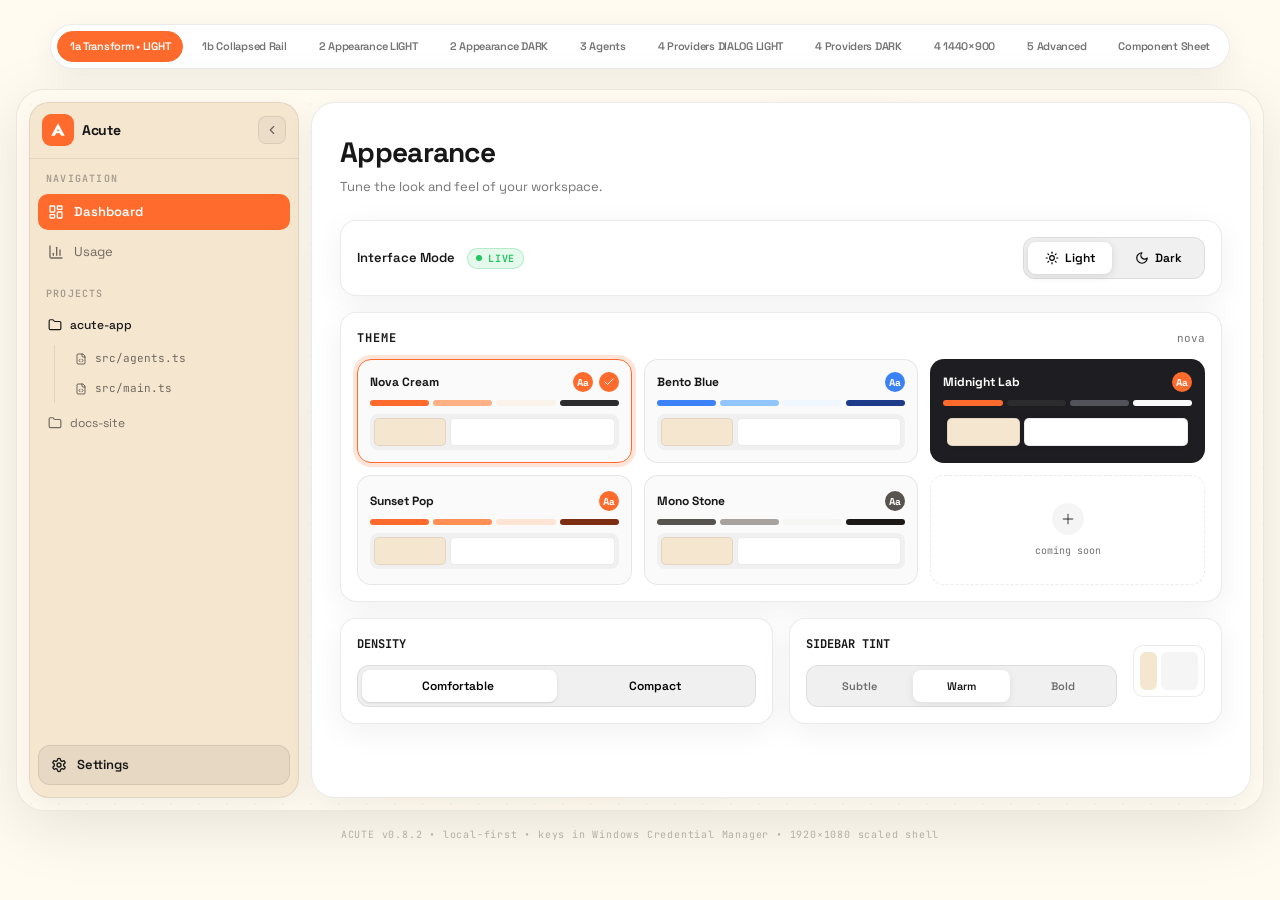
<file: Acute-Settings.html>
<!DOCTYPE html>
<html lang="en">
<head>
  <meta charset="UTF-8">
  <meta name="viewport" content="width=device-width, initial-scale=1">
  <title>React Artifact</title>
  <style>*,:after,:before{--tw-border-spacing-x:0;--tw-border-spacing-y:0;--tw-translate-x:0;--tw-translate-y:0;--tw-rotate:0;--tw-skew-x:0;--tw-skew-y:0;--tw-scale-x:1;--tw-scale-y:1;--tw-pan-x: ;--tw-pan-y: ;--tw-pinch-zoom: ;--tw-scroll-snap-strictness:proximity;--tw-gradient-from-position: ;--tw-gradient-via-position: ;--tw-gradient-to-position: ;--tw-ordinal: ;--tw-slashed-zero: ;--tw-numeric-figure: ;--tw-numeric-spacing: ;--tw-numeric-fraction: ;--tw-ring-inset: ;--tw-ring-offset-width:0px;--tw-ring-offset-color:#fff;--tw-ring-color:rgba(59,130,246,.5);--tw-ring-offset-shadow:0 0 #0000;--tw-ring-shadow:0 0 #0000;--tw-shadow:0 0 #0000;--tw-shadow-colored:0 0 #0000;--tw-blur: ;--tw-brightness: ;--tw-contrast: ;--tw-grayscale: ;--tw-hue-rotate: ;--tw-invert: ;--tw-saturate: ;--tw-sepia: ;--tw-drop-shadow: ;--tw-backdrop-blur: ;--tw-backdrop-brightness: ;--tw-backdrop-contrast: ;--tw-backdrop-grayscale: ;--tw-backdrop-hue-rotate: ;--tw-backdrop-invert: ;--tw-backdrop-opacity: ;--tw-backdrop-saturate: ;--tw-backdrop-sepia: ;--tw-contain-size: ;--tw-contain-layout: ;--tw-contain-paint: ;--tw-contain-style: }::backdrop{--tw-border-spacing-x:0;--tw-border-spacing-y:0;--tw-translate-x:0;--tw-translate-y:0;--tw-rotate:0;--tw-skew-x:0;--tw-skew-y:0;--tw-scale-x:1;--tw-scale-y:1;--tw-pan-x: ;--tw-pan-y: ;--tw-pinch-zoom: ;--tw-scroll-snap-strictness:proximity;--tw-gradient-from-position: ;--tw-gradient-via-position: ;--tw-gradient-to-position: ;--tw-ordinal: ;--tw-slashed-zero: ;--tw-numeric-figure: ;--tw-numeric-spacing: ;--tw-numeric-fraction: ;--tw-ring-inset: ;--tw-ring-offset-width:0px;--tw-ring-offset-color:#fff;--tw-ring-color:rgba(59,130,246,.5);--tw-ring-offset-shadow:0 0 #0000;--tw-ring-shadow:0 0 #0000;--tw-shadow:0 0 #0000;--tw-shadow-colored:0 0 #0000;--tw-blur: ;--tw-brightness: ;--tw-contrast: ;--tw-grayscale: ;--tw-hue-rotate: ;--tw-invert: ;--tw-saturate: ;--tw-sepia: ;--tw-drop-shadow: ;--tw-backdrop-blur: ;--tw-backdrop-brightness: ;--tw-backdrop-contrast: ;--tw-backdrop-grayscale: ;--tw-backdrop-hue-rotate: ;--tw-backdrop-invert: ;--tw-backdrop-opacity: ;--tw-backdrop-saturate: ;--tw-backdrop-sepia: ;--tw-contain-size: ;--tw-contain-layout: ;--tw-contain-paint: ;--tw-contain-style: }/*! tailwindcss v3.4.18 | MIT License | https://tailwindcss.com*/*,:after,:before{box-sizing:border-box;border:0 solid #e5e7eb}:after,:before{--tw-content:""}:host,html{line-height:1.5;-webkit-text-size-adjust:100%;-moz-tab-size:4;-o-tab-size:4;tab-size:4;font-family:ui-sans-serif,system-ui,sans-serif,Apple Color Emoji,Segoe UI Emoji,Segoe UI Symbol,Noto Color Emoji;font-feature-settings:normal;font-variation-settings:normal;-webkit-tap-highlight-color:transparent}body{line-height:inherit}hr{height:0;color:inherit;border-top-width:1px}abbr:where([title]){-webkit-text-decoration:underline dotted;text-decoration:underline dotted}h1,h2,h3,h4,h5,h6{font-size:inherit;font-weight:inherit}a{color:inherit;text-decoration:inherit}b,strong{font-weight:bolder}code,kbd,pre,samp{font-family:ui-monospace,SFMono-Regular,Menlo,Monaco,Consolas,Liberation Mono,Courier New,monospace;font-feature-settings:normal;font-variation-settings:normal;font-size:1em}small{font-size:80%}sub,sup{font-size:75%;line-height:0;position:relative;vertical-align:baseline}sub{bottom:-.25em}sup{top:-.5em}table{text-indent:0;border-color:inherit;border-collapse:collapse}button,input,optgroup,select,textarea{font-family:inherit;font-feature-settings:inherit;font-variation-settings:inherit;font-size:100%;font-weight:inherit;line-height:inherit;letter-spacing:inherit;color:inherit;margin:0;padding:0}button,select{text-transform:none}button,input:where([type=button]),input:where([type=reset]),input:where([type=submit]){-webkit-appearance:button;background-color:transparent;background-image:none}:-moz-focusring{outline:auto}:-moz-ui-invalid{box-shadow:none}progress{vertical-align:baseline}::-webkit-inner-spin-button,::-webkit-outer-spin-button{height:auto}[type=search]{-webkit-appearance:textfield;outline-offset:-2px}::-webkit-search-decoration{-webkit-appearance:none}::-webkit-file-upload-button{-webkit-appearance:button;font:inherit}summary{display:list-item}blockquote,dd,dl,figure,h1,h2,h3,h4,h5,h6,hr,p,pre{margin:0}fieldset{margin:0}fieldset,legend{padding:0}menu,ol,ul{list-style:none;margin:0;padding:0}dialog{padding:0}textarea{resize:vertical}input::-moz-placeholder,textarea::-moz-placeholder{opacity:1;color:#9ca3af}input::placeholder,textarea::placeholder{opacity:1;color:#9ca3af}[role=button],button{cursor:pointer}:disabled{cursor:default}audio,canvas,embed,iframe,img,object,svg,video{display:block;vertical-align:middle}img,video{max-width:100%;height:auto}[hidden]:where(:not([hidden=until-found])){display:none}.pointer-events-none{pointer-events:none}.absolute{position:absolute}.relative{position:relative}.inset-0{inset:0}.-top-0\.5{top:-.125rem}.bottom-0{bottom:0}.bottom-1{bottom:.25rem}.bottom-2{bottom:.5rem}.left-0{left:0}.left-2\.5{left:.625rem}.left-3{left:.75rem}.right-2{right:.5rem}.top-0{top:0}.top-1{top:.25rem}.top-1\/2{top:50%}.z-20{z-index:20}.z-30{z-index:30}.mx-2{margin-left:.5rem;margin-right:.5rem}.mx-auto{margin-left:auto;margin-right:auto}.mb-1\.5{margin-bottom:.375rem}.mb-2{margin-bottom:.5rem}.mb-3{margin-bottom:.75rem}.mb-4{margin-bottom:1rem}.mb-5{margin-bottom:1.25rem}.mb-6{margin-bottom:1.5rem}.ml-2{margin-left:.5rem}.ml-4{margin-left:1rem}.ml-auto{margin-left:auto}.mt-0\.5{margin-top:.125rem}.mt-1{margin-top:.25rem}.mt-2{margin-top:.5rem}.mt-3{margin-top:.75rem}.mt-4{margin-top:1rem}.mt-6{margin-top:1.5rem}.mt-8{margin-top:2rem}.mt-auto{margin-top:auto}.flex{display:flex}.grid{display:grid}.hidden{display:none}.h-1{height:.25rem}.h-1\.5{height:.375rem}.h-10{height:2.5rem}.h-2{height:.5rem}.h-2\.5{height:.625rem}.h-3{height:.75rem}.h-32{height:8rem}.h-4{height:1rem}.h-5{height:1.25rem}.h-6{height:1.5rem}.h-7{height:1.75rem}.h-8{height:2rem}.h-9{height:2.25rem}.h-\[1px\]{height:1px}.h-\[36px\]{height:36px}.h-\[44px\]{height:44px}.h-\[52px\]{height:52px}.h-\[56px\]{height:56px}.h-\[64px\]{height:64px}.h-\[88px\]{height:88px}.h-fit{height:-moz-fit-content;height:fit-content}.min-h-screen{min-height:100vh}.w-1{width:.25rem}.w-1\.5{width:.375rem}.w-10{width:2.5rem}.w-2{width:.5rem}.w-2\.5{width:.625rem}.w-3{width:.75rem}.w-4{width:1rem}.w-5{width:1.25rem}.w-6{width:1.5rem}.w-7{width:1.75rem}.w-8{width:2rem}.w-9{width:2.25rem}.w-\[160px\]{width:160px}.w-\[2\.5px\]{width:2.5px}.w-\[30\%\]{width:30%}.w-\[420px\]{width:420px}.w-\[480px\]{width:480px}.w-\[70\%\]{width:70%}.w-\[72px\]{width:72px}.w-\[84px\]{width:84px}.w-\[calc\(50\%-4px\)\]{width:calc(50% - 4px)}.w-fit{width:-moz-fit-content;width:fit-content}.w-full{width:100%}.max-w-\[280px\]{max-width:280px}.max-w-\[720px\]{max-width:720px}.max-w-full{max-width:100%}.flex-1{flex:1 1 0%}.shrink-0{flex-shrink:0}.-translate-y-1\/2{--tw-translate-y:-50%}.-translate-y-1\/2,.transform{transform:translate(var(--tw-translate-x),var(--tw-translate-y)) rotate(var(--tw-rotate)) skewX(var(--tw-skew-x)) skewY(var(--tw-skew-y)) scaleX(var(--tw-scale-x)) scaleY(var(--tw-scale-y))}@keyframes spin{to{transform:rotate(1turn)}}.animate-spin{animation:spin 1s linear infinite}.resize-none{resize:none}.grid-cols-2{grid-template-columns:repeat(2,minmax(0,1fr))}.grid-cols-3{grid-template-columns:repeat(3,minmax(0,1fr))}.grid-cols-\[1fr_300px\]{grid-template-columns:1fr 300px}.flex-col{flex-direction:column}.flex-wrap{flex-wrap:wrap}.items-start{align-items:flex-start}.items-center{align-items:center}.justify-end{justify-content:flex-end}.justify-center{justify-content:center}.justify-between{justify-content:space-between}.gap-0\.5{gap:.125rem}.gap-1{gap:.25rem}.gap-1\.5{gap:.375rem}.gap-2{gap:.5rem}.gap-2\.5{gap:.625rem}.gap-3{gap:.75rem}.gap-4{gap:1rem}.divide-y>:not([hidden])~:not([hidden]){--tw-divide-y-reverse:0;border-top-width:calc(1px*(1 - var(--tw-divide-y-reverse)));border-bottom-width:calc(1px*var(--tw-divide-y-reverse))}.overflow-hidden{overflow:hidden}.overflow-y-auto{overflow-y:auto}.rounded-\[10px\]{border-radius:10px}.rounded-\[12px\]{border-radius:12px}.rounded-\[14px\]{border-radius:14px}.rounded-\[16px\]{border-radius:16px}.rounded-\[20px\]{border-radius:20px}.rounded-\[24px\]{border-radius:24px}.rounded-\[28px\]{border-radius:28px}.rounded-\[5px\]{border-radius:5px}.rounded-\[6px\]{border-radius:6px}.rounded-\[8px\]{border-radius:8px}.rounded-\[9px\]{border-radius:9px}.rounded-full{border-radius:9999px}.border{border-width:1px}.border-2{border-width:2px}.border-l{border-left-width:1px}.border-t-transparent{border-top-color:transparent}.bg-\[\#22c55e\]{--tw-bg-opacity:1;background-color:rgb(34 197 94/var(--tw-bg-opacity,1))}.bg-\[\#FF6B2C\]{--tw-bg-opacity:1;background-color:rgb(255 107 44/var(--tw-bg-opacity,1))}.bg-\[\#ef4444\]{--tw-bg-opacity:1;background-color:rgb(239 68 68/var(--tw-bg-opacity,1))}.bg-\[\#f59e0b\]{--tw-bg-opacity:1;background-color:rgb(245 158 11/var(--tw-bg-opacity,1))}.bg-black{--tw-bg-opacity:1;background-color:rgb(0 0 0/var(--tw-bg-opacity,1))}.bg-black\/10{background-color:rgba(0,0,0,.1)}.bg-black\/5{background-color:rgba(0,0,0,.05)}.bg-white{--tw-bg-opacity:1;background-color:rgb(255 255 255/var(--tw-bg-opacity,1))}.p-0\.5{padding:.125rem}.p-1{padding:.25rem}.p-1\.5{padding:.375rem}.p-3{padding:.75rem}.p-4{padding:1rem}.p-6{padding:1.5rem}.p-7{padding:1.75rem}.p-8{padding:2rem}.px-1\.5{padding-left:.375rem;padding-right:.375rem}.px-2{padding-left:.5rem;padding-right:.5rem}.px-2\.5{padding-left:.625rem;padding-right:.625rem}.px-3{padding-left:.75rem;padding-right:.75rem}.px-4{padding-left:1rem;padding-right:1rem}.px-5{padding-left:1.25rem;padding-right:1.25rem}.py-0\.5{padding-top:.125rem;padding-bottom:.125rem}.py-1{padding-top:.25rem;padding-bottom:.25rem}.py-1\.5{padding-top:.375rem;padding-bottom:.375rem}.py-3{padding-top:.75rem;padding-bottom:.75rem}.py-6{padding-top:1.5rem;padding-bottom:1.5rem}.pl-3{padding-left:.75rem}.pl-7{padding-left:1.75rem}.pl-9{padding-left:2.25rem}.pr-10{padding-right:2.5rem}.pr-2{padding-right:.5rem}.pr-3{padding-right:.75rem}.pt-1{padding-top:.25rem}.text-left{text-align:left}.text-\[10px\]{font-size:10px}.text-\[11px\]{font-size:11px}.text-\[12px\]{font-size:12px}.text-\[13px\]{font-size:13px}.text-\[14px\]{font-size:14px}.text-\[16px\]{font-size:16px}.text-\[18px\]{font-size:18px}.text-\[20px\]{font-size:20px}.text-\[26px\]{font-size:26px}.text-\[28px\]{font-size:28px}.font-black{font-weight:900}.font-bold{font-weight:700}.font-medium{font-weight:500}.font-semibold{font-weight:600}.capitalize{text-transform:capitalize}.leading-\[1\.5\]{line-height:1.5}.leading-\[1\.6\]{line-height:1.6}.tracking-\[0\.08em\]{letter-spacing:.08em}.tracking-\[0\.12em\]{letter-spacing:.12em}.tracking-tight{letter-spacing:-.025em}.text-white{--tw-text-opacity:1;color:rgb(255 255 255/var(--tw-text-opacity,1))}.text-white\/50{color:hsla(0,0%,100%,.5)}.text-white\/70{color:hsla(0,0%,100%,.7)}.opacity-0{opacity:0}.opacity-50{opacity:.5}.opacity-60{opacity:.6}.opacity-\[0\.35\]{opacity:.35}.shadow{--tw-shadow:0 1px 3px 0 rgba(0,0,0,.1),0 1px 2px -1px rgba(0,0,0,.1);--tw-shadow-colored:0 1px 3px 0 var(--tw-shadow-color),0 1px 2px -1px var(--tw-shadow-color)}.shadow,.shadow-\[0_2px_8px_rgba\(0\2c 0\2c 0\2c 0\.12\)\]{box-shadow:var(--tw-ring-offset-shadow,0 0 #0000),var(--tw-ring-shadow,0 0 #0000),var(--tw-shadow)}.shadow-\[0_2px_8px_rgba\(0\2c 0\2c 0\2c 0\.12\)\]{--tw-shadow:0 2px 8px rgba(0,0,0,.12);--tw-shadow-colored:0 2px 8px var(--tw-shadow-color)}.outline-none{outline:2px solid transparent;outline-offset:2px}.blur{--tw-blur:blur(8px)}.blur,.blur-\[80px\]{filter:var(--tw-blur) var(--tw-brightness) var(--tw-contrast) var(--tw-grayscale) var(--tw-hue-rotate) var(--tw-invert) var(--tw-saturate) var(--tw-sepia) var(--tw-drop-shadow)}.blur-\[80px\]{--tw-blur:blur(80px)}.transition{transition-property:color,background-color,border-color,text-decoration-color,fill,stroke,opacity,box-shadow,transform,filter,backdrop-filter;transition-timing-function:cubic-bezier(.4,0,.2,1);transition-duration:.15s}.transition-all{transition-property:all;transition-timing-function:cubic-bezier(.4,0,.2,1);transition-duration:.15s}.transition-colors{transition-property:color,background-color,border-color,text-decoration-color,fill,stroke;transition-timing-function:cubic-bezier(.4,0,.2,1);transition-duration:.15s}.transition-opacity{transition-property:opacity;transition-timing-function:cubic-bezier(.4,0,.2,1);transition-duration:.15s}.duration-200{transition-duration:.2s}.duration-\[250ms\]{transition-duration:.25s}.ease-\[cubic-bezier\(0\.25\2c 0\.1\2c 0\.25\2c 1\)\]{transition-timing-function:ease}#root,body,html{min-height:100%}body{margin:0;font-family:Inter,ui-sans-serif,system-ui,-apple-system,BlinkMacSystemFont,Segoe UI,sans-serif}[role=button]:not([aria-disabled=true]),button:not(:disabled),label[for],select:not(:disabled),summary{cursor:pointer}.disabled\:opacity-40:disabled{opacity:.4}.group:hover .group-hover\:opacity-100{opacity:1}</style>
</head>
<body>
  <div id="root"></div>
  
  <script type="module">var As=Object.create;var{getPrototypeOf:Ys,defineProperty:gu,getOwnPropertyNames:Xs}=Object;var Ks=Object.prototype.hasOwnProperty;var Xe=(e,n,t)=>{t=e!=null?As(Ys(e)):{};let r=n||!e||!e.__esModule?gu(t,"default",{value:e,enumerable:!0}):t;for(let l of Xs(e))if(!Ks.call(r,l))gu(r,l,{get:()=>e[l],enumerable:!0});return r};var Jr=(e,n)=>()=>(n||e((n={exports:{}}).exports,n),n.exports);var Gs=(e,n)=>{for(var t in n)gu(e,t,{get:n[t],enumerable:!0,configurable:!0,set:(r)=>n[t]=()=>r})};var Zs=(e,n)=>()=>(e&&(n=e(e=0)),n);var Fn=Jr((fp)=>{var Bt=Symbol.for("react.element"),Js=Symbol.for("react.portal"),qs=Symbol.for("react.fragment"),Cs=Symbol.for("react.strict_mode"),xs=Symbol.for("react.profiler"),js=Symbol.for("react.provider"),bs=Symbol.for("react.context"),ep=Symbol.for("react.forward_ref"),np=Symbol.for("react.suspense"),tp=Symbol.for("react.memo"),rp=Symbol.for("react.lazy"),Go=Symbol.iterator;function lp(e){if(e===null||typeof e!=="object")return null;return e=Go&&e[Go]||e["@@iterator"],typeof e==="function"?e:null}var qo={isMounted:function(){return!1},enqueueForceUpdate:function(){},enqueueReplaceState:function(){},enqueueSetState:function(){}},Co=Object.assign,xo={};function Cn(e,n,t){this.props=e,this.context=n,this.refs=xo,this.updater=t||qo}Cn.prototype.isReactComponent={};Cn.prototype.setState=function(e,n){if(typeof e!=="object"&&typeof e!=="function"&&e!=null)throw Error("setState(...): takes an object of state variables to update or a function which returns an object of state variables.");this.updater.enqueueSetState(this,e,n,"setState")};Cn.prototype.forceUpdate=function(e){this.updater.enqueueForceUpdate(this,e,"forceUpdate")};function jo(){}jo.prototype=Cn.prototype;function wu(e,n,t){this.props=e,this.context=n,this.refs=xo,this.updater=t||qo}var Eu=wu.prototype=new jo;Eu.constructor=wu;Co(Eu,Cn.prototype);Eu.isPureReactComponent=!0;var Zo=Array.isArray,bo=Object.prototype.hasOwnProperty,ku={current:null},ea={key:!0,ref:!0,__self:!0,__source:!0};function na(e,n,t){var r,l={},u=null,i=null;if(n!=null)for(r in n.ref!==void 0&&(i=n.ref),n.key!==void 0&&(u=""+n.key),n)bo.call(n,r)&&!ea.hasOwnProperty(r)&&(l[r]=n[r]);var o=arguments.length-2;if(o===1)l.children=t;else if(1<o){for(var f=Array(o),c=0;c<o;c++)f[c]=arguments[c+2];l.children=f}if(e&&e.defaultProps)for(r in o=e.defaultProps,o)l[r]===void 0&&(l[r]=o[r]);return{$$typeof:Bt,type:e,key:u,ref:i,props:l,_owner:ku.current}}function up(e,n){return{$$typeof:Bt,type:e.type,key:n,ref:e.ref,props:e.props,_owner:e._owner}}function _u(e){return typeof e==="object"&&e!==null&&e.$$typeof===Bt}function ip(e){var n={"=":"=0",":":"=2"};return"$"+e.replace(/[=:]/g,function(t){return n[t]})}var Jo=/\/+/g;function Su(e,n){return typeof e==="object"&&e!==null&&e.key!=null?ip(""+e.key):n.toString(36)}function Cr(e,n,t,r,l){var u=typeof e;if(u==="undefined"||u==="boolean")e=null;var i=!1;if(e===null)i=!0;else switch(u){case"string":case"number":i=!0;break;case"object":switch(e.$$typeof){case Bt:case Js:i=!0}}if(i)return i=e,l=l(i),e=r===""?"."+Su(i,0):r,Zo(l)?(t="",e!=null&&(t=e.replace(Jo,"$&/")+"/"),Cr(l,n,t,"",function(c){return c})):l!=null&&(_u(l)&&(l=up(l,t+(!l.key||i&&i.key===l.key?"":(""+l.key).replace(Jo,"$&/")+"/")+e)),n.push(l)),1;if(i=0,r=r===""?".":r+":",Zo(e))for(var o=0;o<e.length;o++){u=e[o];var f=r+Su(u,o);i+=Cr(u,n,t,f,l)}else if(f=lp(e),typeof f==="function")for(e=f.call(e),o=0;!(u=e.next()).done;)u=u.value,f=r+Su(u,o++),i+=Cr(u,n,t,f,l);else if(u==="object")throw n=String(e),Error("Objects are not valid as a React child (found: "+(n==="[object Object]"?"object with keys {"+Object.keys(e).join(", ")+"}":n)+"). If you meant to render a collection of children, use an array instead.");return i}function qr(e,n,t){if(e==null)return e;var r=[],l=0;return Cr(e,r,"","",function(u){return n.call(t,u,l++)}),r}function op(e){if(e._status===-1){var n=e._result;n=n(),n.then(function(t){if(e._status===0||e._status===-1)e._status=1,e._result=t},function(t){if(e._status===0||e._status===-1)e._status=2,e._result=t}),e._status===-1&&(e._status=0,e._result=n)}if(e._status===1)return e._result.default;throw e._result}var fe={current:null},xr={transition:null},ap={ReactCurrentDispatcher:fe,ReactCurrentBatchConfig:xr,ReactCurrentOwner:ku};function ta(){throw Error("act(...) is not supported in production builds of React.")}fp.Children={map:qr,forEach:function(e,n,t){qr(e,function(){n.apply(this,arguments)},t)},count:function(e){var n=0;return qr(e,function(){n++}),n},toArray:function(e){return qr(e,function(n){return n})||[]},only:function(e){if(!_u(e))throw Error("React.Children.only expected to receive a single React element child.");return e}};fp.Component=Cn;fp.Fragment=qs;fp.Profiler=xs;fp.PureComponent=wu;fp.StrictMode=Cs;fp.Suspense=np;fp.__SECRET_INTERNALS_DO_NOT_USE_OR_YOU_WILL_BE_FIRED=ap;fp.act=ta;fp.cloneElement=function(e,n,t){if(e===null||e===void 0)throw Error("React.cloneElement(...): The argument must be a React element, but you passed "+e+".");var r=Co({},e.props),l=e.key,u=e.ref,i=e._owner;if(n!=null){if(n.ref!==void 0&&(u=n.ref,i=ku.current),n.key!==void 0&&(l=""+n.key),e.type&&e.type.defaultProps)var o=e.type.defaultProps;for(f in n)bo.call(n,f)&&!ea.hasOwnProperty(f)&&(r[f]=n[f]===void 0&&o!==void 0?o[f]:n[f])}var f=arguments.length-2;if(f===1)r.children=t;else if(1<f){o=Array(f);for(var c=0;c<f;c++)o[c]=arguments[c+2];r.children=o}return{$$typeof:Bt,type:e.type,key:l,ref:u,props:r,_owner:i}};fp.createContext=function(e){return e={$$typeof:bs,_currentValue:e,_currentValue2:e,_threadCount:0,Provider:null,Consumer:null,_defaultValue:null,_globalName:null},e.Provider={$$typeof:js,_context:e},e.Consumer=e};fp.createElement=na;fp.createFactory=function(e){var n=na.bind(null,e);return n.type=e,n};fp.createRef=function(){return{current:null}};fp.forwardRef=function(e){return{$$typeof:ep,render:e}};fp.isValidElement=_u;fp.lazy=function(e){return{$$typeof:rp,_payload:{_status:-1,_result:e},_init:op}};fp.memo=function(e,n){return{$$typeof:tp,type:e,compare:n===void 0?null:n}};fp.startTransition=function(e){var n=xr.transition;xr.transition={};try{e()}finally{xr.transition=n}};fp.unstable_act=ta;fp.useCallback=function(e,n){return fe.current.useCallback(e,n)};fp.useContext=function(e){return fe.current.useContext(e)};fp.useDebugValue=function(){};fp.useDeferredValue=function(e){return fe.current.useDeferredValue(e)};fp.useEffect=function(e,n){return fe.current.useEffect(e,n)};fp.useId=function(){return fe.current.useId()};fp.useImperativeHandle=function(e,n,t){return fe.current.useImperativeHandle(e,n,t)};fp.useInsertionEffect=function(e,n){return fe.current.useInsertionEffect(e,n)};fp.useLayoutEffect=function(e,n){return fe.current.useLayoutEffect(e,n)};fp.useMemo=function(e,n){return fe.current.useMemo(e,n)};fp.useReducer=function(e,n,t){return fe.current.useReducer(e,n,t)};fp.useRef=function(e){return fe.current.useRef(e)};fp.useState=function(e){return fe.current.useState(e)};fp.useSyncExternalStore=function(e,n,t){return fe.current.useSyncExternalStore(e,n,t)};fp.useTransition=function(){return fe.current.useTransition()};fp.version="18.3.1"});var fa=Jr((Zp)=>{function zu(e,n){var t=e.length;e.push(n);e:for(;0<t;){var r=t-1>>>1,l=e[r];if(0<jr(l,n))e[r]=n,e[t]=l,t=r;else break e}}function Fe(e){return e.length===0?null:e[0]}function tl(e){if(e.length===0)return null;var n=e[0],t=e.pop();if(t!==n){e[0]=t;e:for(var r=0,l=e.length,u=l>>>1;r<u;){var i=2*(r+1)-1,o=e[i],f=i+1,c=e[f];if(0>jr(o,t))f<l&&0>jr(c,o)?(e[r]=c,e[f]=t,r=f):(e[r]=o,e[i]=t,r=i);else if(f<l&&0>jr(c,t))e[r]=c,e[f]=t,r=f;else break e}}return n}function jr(e,n){var t=e.sortIndex-n.sortIndex;return t!==0?t:e.id-n.id}if(typeof performance==="object"&&typeof performance.now==="function")Pu=performance,Zp.unstable_now=function(){return Pu.now()};else br=Date,Tu=br.now(),Zp.unstable_now=function(){return br.now()-Tu};var Pu,br,Tu,Qe=[],un=[],Gp=1,_e=null,le=3,rl=!1,Mn=!1,Yt=!1,la=typeof setTimeout==="function"?setTimeout:null,ua=typeof clearTimeout==="function"?clearTimeout:null,ra=typeof setImmediate<"u"?setImmediate:null;typeof navigator<"u"&&navigator.scheduling!==void 0&&navigator.scheduling.isInputPending!==void 0&&navigator.scheduling.isInputPending.bind(navigator.scheduling);function Ru(e){for(var n=Fe(un);n!==null;){if(n.callback===null)tl(un);else if(n.startTime<=e)tl(un),n.sortIndex=n.expirationTime,zu(Qe,n);else break;n=Fe(un)}}function Fu(e){if(Yt=!1,Ru(e),!Mn)if(Fe(Qe)!==null)Mn=!0,Iu(Mu);else{var n=Fe(un);n!==null&&Lu(Fu,n.startTime-e)}}function Mu(e,n){Mn=!1,Yt&&(Yt=!1,ua(Xt),Xt=-1),rl=!0;var t=le;try{Ru(n);for(_e=Fe(Qe);_e!==null&&(!(_e.expirationTime>n)||e&&!aa());){var r=_e.callback;if(typeof r==="function"){_e.callback=null,le=_e.priorityLevel;var l=r(_e.expirationTime<=n);n=Zp.unstable_now(),typeof l==="function"?_e.callback=l:_e===Fe(Qe)&&tl(Qe),Ru(n)}else tl(Qe);_e=Fe(Qe)}if(_e!==null)var u=!0;else{var i=Fe(un);i!==null&&Lu(Fu,i.startTime-n),u=!1}return u}finally{_e=null,le=t,rl=!1}}var ll=!1,el=null,Xt=-1,ia=5,oa=-1;function aa(){return Zp.unstable_now()-oa<ia?!1:!0}function Nu(){if(el!==null){var e=Zp.unstable_now();oa=e;var n=!0;try{n=el(!0,e)}finally{n?At():(ll=!1,el=null)}}else ll=!1}var At;if(typeof ra==="function")At=function(){ra(Nu)};else if(typeof MessageChannel<"u")nl=new MessageChannel,Ou=nl.port2,nl.port1.onmessage=Nu,At=function(){Ou.postMessage(null)};else At=function(){la(Nu,0)};var nl,Ou;function Iu(e){el=e,ll||(ll=!0,At())}function Lu(e,n){Xt=la(function(){e(Zp.unstable_now())},n)}Zp.unstable_IdlePriority=5;Zp.unstable_ImmediatePriority=1;Zp.unstable_LowPriority=4;Zp.unstable_NormalPriority=3;Zp.unstable_Profiling=null;Zp.unstable_UserBlockingPriority=2;Zp.unstable_cancelCallback=function(e){e.callback=null};Zp.unstable_continueExecution=function(){Mn||rl||(Mn=!0,Iu(Mu))};Zp.unstable_forceFrameRate=function(e){0>e||125<e?console.error("forceFrameRate takes a positive int between 0 and 125, forcing frame rates higher than 125 fps is not supported"):ia=0<e?Math.floor(1000/e):5};Zp.unstable_getCurrentPriorityLevel=function(){return le};Zp.unstable_getFirstCallbackNode=function(){return Fe(Qe)};Zp.unstable_next=function(e){switch(le){case 1:case 2:case 3:var n=3;break;default:n=le}var t=le;le=n;try{return e()}finally{le=t}};Zp.unstable_pauseExecution=function(){};Zp.unstable_requestPaint=function(){};Zp.unstable_runWithPriority=function(e,n){switch(e){case 1:case 2:case 3:case 4:case 5:break;default:e=3}var t=le;le=e;try{return n()}finally{le=t}};Zp.unstable_scheduleCallback=function(e,n,t){var r=Zp.unstable_now();switch(typeof t==="object"&&t!==null?(t=t.delay,t=typeof t==="number"&&0<t?r+t:r):t=r,e){case 1:var l=-1;break;case 2:l=250;break;case 5:l=1073741823;break;case 4:l=1e4;break;default:l=5000}return l=t+l,e={id:Gp++,callback:n,priorityLevel:e,startTime:t,expirationTime:l,sortIndex:-1},t>r?(e.sortIndex=t,zu(un,e),Fe(Qe)===null&&e===Fe(un)&&(Yt?(ua(Xt),Xt=-1):Yt=!0,Lu(Fu,t-r))):(e.sortIndex=l,zu(Qe,e),Mn||rl||(Mn=!0,Iu(Mu))),e};Zp.unstable_shouldYield=aa;Zp.unstable_wrapCallback=function(e){var n=le;return function(){var t=le;le=n;try{return e.apply(this,arguments)}finally{le=t}}}});var Wo={};Gs(Wo,{version:()=>Ns,unstable_renderSubtreeIntoContainer:()=>_s,unstable_batchedUpdates:()=>ks,unmountComponentAtNode:()=>Es,render:()=>ws,hydrateRoot:()=>Ss,hydrate:()=>gs,flushSync:()=>ms,findDOMNode:()=>vs,createRoot:()=>ys,createPortal:()=>hs,__SECRET_INTERNALS_DO_NOT_USE_OR_YOU_WILL_BE_FIRED:()=>ds});function g(e){for(var n="https://reactjs.org/docs/error-decoder.html?invariant="+e,t=1;t<arguments.length;t++)n+="&args[]="+encodeURIComponent(arguments[t]);return"Minified React error #"+e+"; visit "+n+" for the full message or use the non-minified dev environment for full errors and additional helpful warnings."}function Kn(e,n){gt(e,n),gt(e+"Capture",n)}function gt(e,n){yr[e]=n;for(e=0;e<n.length;e++)vf.add(n[e])}function dd(e){if(ni.call(sa,e))return!0;if(ni.call(ca,e))return!1;if(pd.test(e))return sa[e]=!0;return ca[e]=!0,!1}function hd(e,n,t,r){if(t!==null&&t.type===0)return!1;switch(typeof n){case"function":case"symbol":return!0;case"boolean":if(r)return!1;if(t!==null)return!t.acceptsBooleans;return e=e.toLowerCase().slice(0,5),e!=="data-"&&e!=="aria-";default:return!1}}function yd(e,n,t,r){if(n===null||typeof n>"u"||hd(e,n,t,r))return!0;if(r)return!1;if(t!==null)switch(t.type){case 3:return!n;case 4:return n===!1;case 5:return isNaN(n);case 6:return isNaN(n)||1>n}return!1}function pe(e,n,t,r,l,u,i){this.acceptsBooleans=n===2||n===3||n===4,this.attributeName=r,this.attributeNamespace=l,this.mustUseProperty=t,this.propertyName=e,this.type=n,this.sanitizeURL=u,this.removeEmptyString=i}function Ci(e){return e[1].toUpperCase()}function xi(e,n,t,r){var l=te.hasOwnProperty(n)?te[n]:null;if(l!==null?l.type!==0:r||!(2<n.length)||n[0]!=="o"&&n[0]!=="O"||n[1]!=="n"&&n[1]!=="N")yd(n,t,l,r)&&(t=null),r||l===null?dd(n)&&(t===null?e.removeAttribute(n):e.setAttribute(n,""+t)):l.mustUseProperty?e[l.propertyName]=t===null?l.type===3?!1:"":t:(n=l.attributeName,r=l.attributeNamespace,t===null?e.removeAttribute(n):(l=l.type,t=l===3||l===4&&t===!0?"":""+t,r?e.setAttributeNS(r,n,t):e.setAttribute(n,t)))}function Kt(e){if(e===null||typeof e!=="object")return null;return e=pa&&e[pa]||e["@@iterator"],typeof e==="function"?e:null}function jt(e){if(Du===void 0)try{throw Error()}catch(t){var n=t.stack.trim().match(/\n( *(at )?)/);Du=n&&n[1]||""}return`
`+Du+e}function Vu(e,n){if(!e||Uu)return"";Uu=!0;var t=Error.prepareStackTrace;Error.prepareStackTrace=void 0;try{if(n)if(n=function(){throw Error()},Object.defineProperty(n.prototype,"props",{set:function(){throw Error()}}),typeof Reflect==="object"&&Reflect.construct){try{Reflect.construct(n,[])}catch(c){var r=c}Reflect.construct(e,[],n)}else{try{n.call()}catch(c){r=c}e.call(n.prototype)}else{try{throw Error()}catch(c){r=c}e()}}catch(c){if(c&&r&&typeof c.stack==="string"){for(var l=c.stack.split(`
`),u=r.stack.split(`
`),i=l.length-1,o=u.length-1;1<=i&&0<=o&&l[i]!==u[o];)o--;for(;1<=i&&0<=o;i--,o--)if(l[i]!==u[o]){if(i!==1||o!==1)do if(i--,o--,0>o||l[i]!==u[o]){var f=`
`+l[i].replace(" at new "," at ");return e.displayName&&f.includes("<anonymous>")&&(f=f.replace("<anonymous>",e.displayName)),f}while(1<=i&&0<=o);break}}}finally{Uu=!1,Error.prepareStackTrace=t}return(e=e?e.displayName||e.name:"")?jt(e):""}function vd(e){switch(e.tag){case 5:return jt(e.type);case 16:return jt("Lazy");case 13:return jt("Suspense");case 19:return jt("SuspenseList");case 0:case 2:case 15:return e=Vu(e.type,!1),e;case 11:return e=Vu(e.type.render,!1),e;case 1:return e=Vu(e.type,!0),e;default:return""}}function ui(e){if(e==null)return null;if(typeof e==="function")return e.displayName||e.name||null;if(typeof e==="string")return e;switch(e){case nt:return"Fragment";case et:return"Portal";case ti:return"Profiler";case ji:return"StrictMode";case ri:return"Suspense";case li:return"SuspenseList"}if(typeof e==="object")switch(e.$$typeof){case gf:return(e.displayName||"Context")+".Consumer";case mf:return(e._context.displayName||"Context")+".Provider";case bi:var n=e.render;return e=e.displayName,e||(e=n.displayName||n.name||"",e=e!==""?"ForwardRef("+e+")":"ForwardRef"),e;case eo:return n=e.displayName||null,n!==null?n:ui(e.type)||"Memo";case an:n=e._payload,e=e._init;try{return ui(e(n))}catch(t){}}return null}function md(e){var n=e.type;switch(e.tag){case 24:return"Cache";case 9:return(n.displayName||"Context")+".Consumer";case 10:return(n._context.displayName||"Context")+".Provider";case 18:return"DehydratedFragment";case 11:return e=n.render,e=e.displayName||e.name||"",n.displayName||(e!==""?"ForwardRef("+e+")":"ForwardRef");case 7:return"Fragment";case 5:return n;case 4:return"Portal";case 3:return"Root";case 6:return"Text";case 16:return ui(n);case 8:return n===ji?"StrictMode":"Mode";case 22:return"Offscreen";case 12:return"Profiler";case 21:return"Scope";case 13:return"Suspense";case 19:return"SuspenseList";case 25:return"TracingMarker";case 1:case 0:case 17:case 2:case 14:case 15:if(typeof n==="function")return n.displayName||n.name||null;if(typeof n==="string")return n}return null}function kn(e){switch(typeof e){case"boolean":case"number":case"string":case"undefined":return e;case"object":return e;default:return""}}function wf(e){var n=e.type;return(e=e.nodeName)&&e.toLowerCase()==="input"&&(n==="checkbox"||n==="radio")}function gd(e){var n=wf(e)?"checked":"value",t=Object.getOwnPropertyDescriptor(e.constructor.prototype,n),r=""+e[n];if(!e.hasOwnProperty(n)&&typeof t<"u"&&typeof t.get==="function"&&typeof t.set==="function"){var{get:l,set:u}=t;return Object.defineProperty(e,n,{configurable:!0,get:function(){return l.call(this)},set:function(i){r=""+i,u.call(this,i)}}),Object.defineProperty(e,n,{enumerable:t.enumerable}),{getValue:function(){return r},setValue:function(i){r=""+i},stopTracking:function(){e._valueTracker=null,delete e[n]}}}}function il(e){e._valueTracker||(e._valueTracker=gd(e))}function Ef(e){if(!e)return!1;var n=e._valueTracker;if(!n)return!0;var t=n.getValue(),r="";return e&&(r=wf(e)?e.checked?"true":"false":e.value),e=r,e!==t?(n.setValue(e),!0):!1}function Ml(e){if(e=e||(typeof document<"u"?document:void 0),typeof e>"u")return null;try{return e.activeElement||e.body}catch(n){return e.body}}function ii(e,n){var t=n.checked;return X({},n,{defaultChecked:void 0,defaultValue:void 0,value:void 0,checked:t!=null?t:e._wrapperState.initialChecked})}function da(e,n){var t=n.defaultValue==null?"":n.defaultValue,r=n.checked!=null?n.checked:n.defaultChecked;t=kn(n.value!=null?n.value:t),e._wrapperState={initialChecked:r,initialValue:t,controlled:n.type==="checkbox"||n.type==="radio"?n.checked!=null:n.value!=null}}function kf(e,n){n=n.checked,n!=null&&xi(e,"checked",n,!1)}function oi(e,n){kf(e,n);var t=kn(n.value),r=n.type;if(t!=null)if(r==="number"){if(t===0&&e.value===""||e.value!=t)e.value=""+t}else e.value!==""+t&&(e.value=""+t);else if(r==="submit"||r==="reset"){e.removeAttribute("value");return}n.hasOwnProperty("value")?ai(e,n.type,t):n.hasOwnProperty("defaultValue")&&ai(e,n.type,kn(n.defaultValue)),n.checked==null&&n.defaultChecked!=null&&(e.defaultChecked=!!n.defaultChecked)}function ha(e,n,t){if(n.hasOwnProperty("value")||n.hasOwnProperty("defaultValue")){var r=n.type;if(!(r!=="submit"&&r!=="reset"||n.value!==void 0&&n.value!==null))return;n=""+e._wrapperState.initialValue,t||n===e.value||(e.value=n),e.defaultValue=n}t=e.name,t!==""&&(e.name=""),e.defaultChecked=!!e._wrapperState.initialChecked,t!==""&&(e.name=t)}function ai(e,n,t){if(n!=="number"||Ml(e.ownerDocument)!==e)t==null?e.defaultValue=""+e._wrapperState.initialValue:e.defaultValue!==""+t&&(e.defaultValue=""+t)}function pt(e,n,t,r){if(e=e.options,n){n={};for(var l=0;l<t.length;l++)n["$"+t[l]]=!0;for(t=0;t<e.length;t++)l=n.hasOwnProperty("$"+e[t].value),e[t].selected!==l&&(e[t].selected=l),l&&r&&(e[t].defaultSelected=!0)}else{t=""+kn(t),n=null;for(l=0;l<e.length;l++){if(e[l].value===t){e[l].selected=!0,r&&(e[l].defaultSelected=!0);return}n!==null||e[l].disabled||(n=e[l])}n!==null&&(n.selected=!0)}}function fi(e,n){if(n.dangerouslySetInnerHTML!=null)throw Error(g(91));return X({},n,{value:void 0,defaultValue:void 0,children:""+e._wrapperState.initialValue})}function ya(e,n){var t=n.value;if(t==null){if(t=n.children,n=n.defaultValue,t!=null){if(n!=null)throw Error(g(92));if(bt(t)){if(1<t.length)throw Error(g(93));t=t[0]}n=t}n==null&&(n=""),t=n}e._wrapperState={initialValue:kn(t)}}function _f(e,n){var t=kn(n.value),r=kn(n.defaultValue);t!=null&&(t=""+t,t!==e.value&&(e.value=t),n.defaultValue==null&&e.defaultValue!==t&&(e.defaultValue=t)),r!=null&&(e.defaultValue=""+r)}function va(e){var n=e.textContent;n===e._wrapperState.initialValue&&n!==""&&n!==null&&(e.value=n)}function Nf(e){switch(e){case"svg":return"http://www.w3.org/2000/svg";case"math":return"http://www.w3.org/1998/Math/MathML";default:return"http://www.w3.org/1999/xhtml"}}function ci(e,n){return e==null||e==="http://www.w3.org/1999/xhtml"?Nf(n):e==="http://www.w3.org/2000/svg"&&n==="foreignObject"?"http://www.w3.org/1999/xhtml":e}function vr(e,n){if(n){var t=e.firstChild;if(t&&t===e.lastChild&&t.nodeType===3){t.nodeValue=n;return}}e.textContent=n}function Pf(e,n,t){return n==null||typeof n==="boolean"||n===""?"":t||typeof n!=="number"||n===0||ir.hasOwnProperty(e)&&ir[e]?(""+n).trim():n+"px"}function Tf(e,n){e=e.style;for(var t in n)if(n.hasOwnProperty(t)){var r=t.indexOf("--")===0,l=Pf(t,n[t],r);t==="float"&&(t="cssFloat"),r?e.setProperty(t,l):e[t]=l}}function si(e,n){if(n){if(wd[e]&&(n.children!=null||n.dangerouslySetInnerHTML!=null))throw Error(g(137,e));if(n.dangerouslySetInnerHTML!=null){if(n.children!=null)throw Error(g(60));if(typeof n.dangerouslySetInnerHTML!=="object"||!("__html"in n.dangerouslySetInnerHTML))throw Error(g(61))}if(n.style!=null&&typeof n.style!=="object")throw Error(g(62))}}function pi(e,n){if(e.indexOf("-")===-1)return typeof n.is==="string";switch(e){case"annotation-xml":case"color-profile":case"font-face":case"font-face-src":case"font-face-uri":case"font-face-format":case"font-face-name":case"missing-glyph":return!1;default:return!0}}function no(e){return e=e.target||e.srcElement||window,e.correspondingUseElement&&(e=e.correspondingUseElement),e.nodeType===3?e.parentNode:e}function ma(e){if(e=Dr(e)){if(typeof hi!=="function")throw Error(g(280));var n=e.stateNode;n&&(n=uu(n),hi(e.stateNode,e.type,n))}}function Rf(e){dt?ht?ht.push(e):ht=[e]:dt=e}function Of(){if(dt){var e=dt,n=ht;if(ht=dt=null,ma(e),n)for(e=0;e<n.length;e++)ma(n[e])}}function Ff(e,n){return e(n)}function Mf(){}function If(e,n,t){if($u)return e(n,t);$u=!0;try{return Ff(e,n,t)}finally{if($u=!1,dt!==null||ht!==null)Mf(),Of()}}function mr(e,n){var t=e.stateNode;if(t===null)return null;var r=uu(t);if(r===null)return null;t=r[n];e:switch(n){case"onClick":case"onClickCapture":case"onDoubleClick":case"onDoubleClickCapture":case"onMouseDown":case"onMouseDownCapture":case"onMouseMove":case"onMouseMoveCapture":case"onMouseUp":case"onMouseUpCapture":case"onMouseEnter":(r=!r.disabled)||(e=e.type,r=!(e==="button"||e==="input"||e==="select"||e==="textarea")),e=!r;break e;default:e=!1}if(e)return null;if(t&&typeof t!=="function")throw Error(g(231,n,typeof t));return t}function Ed(e,n,t,r,l,u,i,o,f){var c=Array.prototype.slice.call(arguments,3);try{n.apply(t,c)}catch(y){this.onError(y)}}function _d(e,n,t,r,l,u,i,o,f){or=!1,Il=null,Ed.apply(kd,arguments)}function Nd(e,n,t,r,l,u,i,o,f){if(_d.apply(this,arguments),or){if(or){var c=Il;or=!1,Il=null}else throw Error(g(198));Ll||(Ll=!0,vi=c)}}function Gn(e){var n=e,t=e;if(e.alternate)for(;n.return;)n=n.return;else{e=n;do n=e,(n.flags&4098)!==0&&(t=n.return),e=n.return;while(e)}return n.tag===3?t:null}function Lf(e){if(e.tag===13){var n=e.memoizedState;if(n===null&&(e=e.alternate,e!==null&&(n=e.memoizedState)),n!==null)return n.dehydrated}return null}function ga(e){if(Gn(e)!==e)throw Error(g(188))}function zd(e){var n=e.alternate;if(!n){if(n=Gn(e),n===null)throw Error(g(188));return n!==e?null:e}for(var t=e,r=n;;){var l=t.return;if(l===null)break;var u=l.alternate;if(u===null){if(r=l.return,r!==null){t=r;continue}break}if(l.child===u.child){for(u=l.child;u;){if(u===t)return ga(l),e;if(u===r)return ga(l),n;u=u.sibling}throw Error(g(188))}if(t.return!==r.return)t=l,r=u;else{for(var i=!1,o=l.child;o;){if(o===t){i=!0,t=l,r=u;break}if(o===r){i=!0,r=l,t=u;break}o=o.sibling}if(!i){for(o=u.child;o;){if(o===t){i=!0,t=u,r=l;break}if(o===r){i=!0,r=u,t=l;break}o=o.sibling}if(!i)throw Error(g(189))}}if(t.alternate!==r)throw Error(g(190))}if(t.tag!==3)throw Error(g(188));return t.stateNode.current===t?e:n}function Df(e){return e=zd(e),e!==null?Uf(e):null}function Uf(e){if(e.tag===5||e.tag===6)return e;for(e=e.child;e!==null;){var n=Uf(e);if(n!==null)return n;e=e.sibling}return null}function Fd(e){if(Ae&&typeof Ae.onCommitFiberRoot==="function")try{Ae.onCommitFiberRoot(nu,e,void 0,(e.current.flags&128)===128)}catch(n){}}function Ld(e){return e>>>=0,e===0?32:31-(Md(e)/Id|0)|0}function er(e){switch(e&-e){case 1:return 1;case 2:return 2;case 4:return 4;case 8:return 8;case 16:return 16;case 32:return 32;case 64:case 128:case 256:case 512:case 1024:case 2048:case 4096:case 8192:case 16384:case 32768:case 65536:case 131072:case 262144:case 524288:case 1048576:case 2097152:return e&4194240;case 4194304:case 8388608:case 16777216:case 33554432:case 67108864:return e&130023424;case 134217728:return 134217728;case 268435456:return 268435456;case 536870912:return 536870912;case 1073741824:return 1073741824;default:return e}}function Ul(e,n){var t=e.pendingLanes;if(t===0)return 0;var r=0,l=e.suspendedLanes,u=e.pingedLanes,i=t&268435455;if(i!==0){var o=i&~l;o!==0?r=er(o):(u&=i,u!==0&&(r=er(u)))}else i=t&~l,i!==0?r=er(i):u!==0&&(r=er(u));if(r===0)return 0;if(n!==0&&n!==r&&(n&l)===0&&(l=r&-r,u=n&-n,l>=u||l===16&&(u&4194240)!==0))return n;if((r&4)!==0&&(r|=t&16),n=e.entangledLanes,n!==0)for(e=e.entanglements,n&=r;0<n;)t=31-Ue(n),l=1<<t,r|=e[t],n&=~l;return r}function Dd(e,n){switch(e){case 1:case 2:case 4:return n+250;case 8:case 16:case 32:case 64:case 128:case 256:case 512:case 1024:case 2048:case 4096:case 8192:case 16384:case 32768:case 65536:case 131072:case 262144:case 524288:case 1048576:case 2097152:return n+5000;case 4194304:case 8388608:case 16777216:case 33554432:case 67108864:return-1;case 134217728:case 268435456:case 536870912:case 1073741824:return-1;default:return-1}}function Ud(e,n){for(var{suspendedLanes:t,pingedLanes:r,expirationTimes:l,pendingLanes:u}=e;0<u;){var i=31-Ue(u),o=1<<i,f=l[i];if(f===-1){if((o&t)===0||(o&r)!==0)l[i]=Dd(o,n)}else f<=n&&(e.expiredLanes|=o);u&=~o}}function mi(e){return e=e.pendingLanes&-1073741825,e!==0?e:e&1073741824?1073741824:0}function Hf(){var e=al;return al<<=1,(al&4194240)===0&&(al=64),e}function Qu(e){for(var n=[],t=0;31>t;t++)n.push(e);return n}function Ir(e,n,t){e.pendingLanes|=n,n!==536870912&&(e.suspendedLanes=0,e.pingedLanes=0),e=e.eventTimes,n=31-Ue(n),e[n]=t}function Vd(e,n){var t=e.pendingLanes&~n;e.pendingLanes=n,e.suspendedLanes=0,e.pingedLanes=0,e.expiredLanes&=n,e.mutableReadLanes&=n,e.entangledLanes&=n,n=e.entanglements;var r=e.eventTimes;for(e=e.expirationTimes;0<t;){var l=31-Ue(t),u=1<<l;n[l]=0,r[l]=-1,e[l]=-1,t&=~u}}function ro(e,n){var t=e.entangledLanes|=n;for(e=e.entanglements;t;){var r=31-Ue(t),l=1<<r;l&n|e[r]&n&&(e[r]|=n),t&=~l}}function Wf(e){return e&=-e,1<e?4<e?(e&268435455)!==0?16:536870912:4:1}function wa(e,n){switch(e){case"focusin":case"focusout":hn=null;break;case"dragenter":case"dragleave":yn=null;break;case"mouseover":case"mouseout":vn=null;break;case"pointerover":case"pointerout":gr.delete(n.pointerId);break;case"gotpointercapture":case"lostpointercapture":Sr.delete(n.pointerId)}}function Gt(e,n,t,r,l,u){if(e===null||e.nativeEvent!==u)return e={blockedOn:n,domEventName:t,eventSystemFlags:r,nativeEvent:u,targetContainers:[l]},n!==null&&(n=Dr(n),n!==null&&lo(n)),e;return e.eventSystemFlags|=r,n=e.targetContainers,l!==null&&n.indexOf(l)===-1&&n.push(l),e}function Qd(e,n,t,r,l){switch(n){case"focusin":return hn=Gt(hn,e,n,t,r,l),!0;case"dragenter":return yn=Gt(yn,e,n,t,r,l),!0;case"mouseover":return vn=Gt(vn,e,n,t,r,l),!0;case"pointerover":var u=l.pointerId;return gr.set(u,Gt(gr.get(u)||null,e,n,t,r,l)),!0;case"gotpointercapture":return u=l.pointerId,Sr.set(u,Gt(Sr.get(u)||null,e,n,t,r,l)),!0}return!1}function Kf(e){var n=Un(e.target);if(n!==null){var t=Gn(n);if(t!==null){if(n=t.tag,n===13){if(n=Lf(t),n!==null){e.blockedOn=n,Xf(e.priority,function(){Af(t)});return}}else if(n===3&&t.stateNode.current.memoizedState.isDehydrated){e.blockedOn=t.tag===3?t.stateNode.containerInfo:null;return}}}e.blockedOn=null}function wl(e){if(e.blockedOn!==null)return!1;for(var n=e.targetContainers;0<n.length;){var t=Si(e.domEventName,e.eventSystemFlags,n[0],e.nativeEvent);if(t===null){t=e.nativeEvent;var r=new t.constructor(t.type,t);di=r,t.target.dispatchEvent(r),di=null}else return n=Dr(t),n!==null&&lo(n),e.blockedOn=t,!1;n.shift()}return!0}function Ea(e,n,t){wl(e)&&t.delete(n)}function Hd(){gi=!1,hn!==null&&wl(hn)&&(hn=null),yn!==null&&wl(yn)&&(yn=null),vn!==null&&wl(vn)&&(vn=null),gr.forEach(Ea),Sr.forEach(Ea)}function Zt(e,n){e.blockedOn===n&&(e.blockedOn=null,gi||(gi=!0,B.unstable_scheduleCallback(B.unstable_NormalPriority,Hd)))}function wr(e){function n(l){return Zt(l,e)}if(0<cl.length){Zt(cl[0],e);for(var t=1;t<cl.length;t++){var r=cl[t];r.blockedOn===e&&(r.blockedOn=null)}}hn!==null&&Zt(hn,e),yn!==null&&Zt(yn,e),vn!==null&&Zt(vn,e),gr.forEach(n),Sr.forEach(n);for(t=0;t<cn.length;t++)r=cn[t],r.blockedOn===e&&(r.blockedOn=null);for(;0<cn.length&&(t=cn[0],t.blockedOn===null);)Kf(t),t.blockedOn===null&&cn.shift()}function Wd(e,n,t,r){var l=I,u=yt.transition;yt.transition=null;try{I=1,uo(e,n,t,r)}finally{I=l,yt.transition=u}}function Bd(e,n,t,r){var l=I,u=yt.transition;yt.transition=null;try{I=4,uo(e,n,t,r)}finally{I=l,yt.transition=u}}function uo(e,n,t,r){if(Vl){var l=Si(e,n,t,r);if(l===null)Xu(e,n,r,$l,t),wa(e,r);else if(Qd(l,e,n,t,r))r.stopPropagation();else if(wa(e,r),n&4&&-1<$d.indexOf(e)){for(;l!==null;){var u=Dr(l);if(u!==null&&Bf(u),u=Si(e,n,t,r),u===null&&Xu(e,n,r,$l,t),u===l)break;l=u}l!==null&&r.stopPropagation()}else Xu(e,n,r,null,t)}}function Si(e,n,t,r){if($l=null,e=no(r),e=Un(e),e!==null)if(n=Gn(e),n===null)e=null;else if(t=n.tag,t===13){if(e=Lf(n),e!==null)return e;e=null}else if(t===3){if(n.stateNode.current.memoizedState.isDehydrated)return n.tag===3?n.stateNode.containerInfo:null;e=null}else n!==e&&(e=null);return $l=e,null}function Gf(e){switch(e){case"cancel":case"click":case"close":case"contextmenu":case"copy":case"cut":case"auxclick":case"dblclick":case"dragend":case"dragstart":case"drop":case"focusin":case"focusout":case"input":case"invalid":case"keydown":case"keypress":case"keyup":case"mousedown":case"mouseup":case"paste":case"pause":case"play":case"pointercancel":case"pointerdown":case"pointerup":case"ratechange":case"reset":case"resize":case"seeked":case"submit":case"touchcancel":case"touchend":case"touchstart":case"volumechange":case"change":case"selectionchange":case"textInput":case"compositionstart":case"compositionend":case"compositionupdate":case"beforeblur":case"afterblur":case"beforeinput":case"blur":case"fullscreenchange":case"focus":case"hashchange":case"popstate":case"select":case"selectstart":return 1;case"drag":case"dragenter":case"dragexit":case"dragleave":case"dragover":case"mousemove":case"mouseout":case"mouseover":case"pointermove":case"pointerout":case"pointerover":case"scroll":case"toggle":case"touchmove":case"wheel":case"mouseenter":case"mouseleave":case"pointerenter":case"pointerleave":return 4;case"message":switch(Rd()){case to:return 1;case $f:return 4;case Dl:case Od:return 16;case Qf:return 536870912;default:return 16}default:return 16}}function Zf(){if(El)return El;var e,n=io,t=n.length,r,l="value"in pn?pn.value:pn.textContent,u=l.length;for(e=0;e<t&&n[e]===l[e];e++);var i=t-e;for(r=1;r<=i&&n[t-r]===l[u-r];r++);return El=l.slice(e,1<r?1-r:void 0)}function kl(e){var n=e.keyCode;return"charCode"in e?(e=e.charCode,e===0&&n===13&&(e=13)):e=n,e===10&&(e=13),32<=e||e===13?e:0}function sl(){return!0}function ka(){return!1}function Ee(e){function n(t,r,l,u,i){this._reactName=t,this._targetInst=l,this.type=r,this.nativeEvent=u,this.target=i,this.currentTarget=null;for(var o in e)e.hasOwnProperty(o)&&(t=e[o],this[o]=t?t(u):u[o]);return this.isDefaultPrevented=(u.defaultPrevented!=null?u.defaultPrevented:u.returnValue===!1)?sl:ka,this.isPropagationStopped=ka,this}return X(n.prototype,{preventDefault:function(){this.defaultPrevented=!0;var t=this.nativeEvent;t&&(t.preventDefault?t.preventDefault():typeof t.returnValue!=="unknown"&&(t.returnValue=!1),this.isDefaultPrevented=sl)},stopPropagation:function(){var t=this.nativeEvent;t&&(t.stopPropagation?t.stopPropagation():typeof t.cancelBubble!=="unknown"&&(t.cancelBubble=!0),this.isPropagationStopped=sl)},persist:function(){},isPersistent:sl}),n}function e0(e){var n=this.nativeEvent;return n.getModifierState?n.getModifierState(e):(e=bd[e])?!!n[e]:!1}function ao(){return e0}function qf(e,n){switch(e){case"keyup":return c0.indexOf(n.keyCode)!==-1;case"keydown":return n.keyCode!==229;case"keypress":case"mousedown":case"focusout":return!0;default:return!1}}function Cf(e){return e=e.detail,typeof e==="object"&&"data"in e?e.data:null}function p0(e,n){switch(e){case"compositionend":return Cf(n);case"keypress":if(n.which!==32)return null;return Ta=!0,Pa;case"textInput":return e=n.data,e===Pa&&Ta?null:e;default:return null}}function d0(e,n){if(tt)return e==="compositionend"||!fo&&qf(e,n)?(e=Zf(),El=io=pn=null,tt=!1,e):null;switch(e){case"paste":return null;case"keypress":if(!(n.ctrlKey||n.altKey||n.metaKey)||n.ctrlKey&&n.altKey){if(n.char&&1<n.char.length)return n.char;if(n.which)return String.fromCharCode(n.which)}return null;case"compositionend":return Jf&&n.locale!=="ko"?null:n.data;default:return null}}function Ra(e){var n=e&&e.nodeName&&e.nodeName.toLowerCase();return n==="input"?!!h0[e.type]:n==="textarea"?!0:!1}function xf(e,n,t,r){Rf(r),n=Ql(n,"onChange"),0<n.length&&(t=new oo("onChange","change",null,t,r),e.push({event:t,listeners:n}))}function y0(e){ac(e,0)}function ru(e){var n=ut(e);if(Ef(n))return e}function v0(e,n){if(e==="change")return n}function Oa(){fr&&(fr.detachEvent("onpropertychange",bf),Er=fr=null)}function bf(e){if(e.propertyName==="value"&&ru(Er)){var n=[];xf(n,Er,e,no(e)),If(y0,n)}}function m0(e,n,t){e==="focusin"?(Oa(),fr=n,Er=t,fr.attachEvent("onpropertychange",bf)):e==="focusout"&&Oa()}function g0(e){if(e==="selectionchange"||e==="keyup"||e==="keydown")return ru(Er)}function S0(e,n){if(e==="click")return ru(n)}function w0(e,n){if(e==="input"||e==="change")return ru(n)}function E0(e,n){return e===n&&(e!==0||1/e===1/n)||e!==e&&n!==n}function kr(e,n){if($e(e,n))return!0;if(typeof e!=="object"||e===null||typeof n!=="object"||n===null)return!1;var t=Object.keys(e),r=Object.keys(n);if(t.length!==r.length)return!1;for(r=0;r<t.length;r++){var l=t[r];if(!ni.call(n,l)||!$e(e[l],n[l]))return!1}return!0}function Fa(e){for(;e&&e.firstChild;)e=e.firstChild;return e}function Ma(e,n){var t=Fa(e);e=0;for(var r;t;){if(t.nodeType===3){if(r=e+t.textContent.length,e<=n&&r>=n)return{node:t,offset:n-e};e=r}e:{for(;t;){if(t.nextSibling){t=t.nextSibling;break e}t=t.parentNode}t=void 0}t=Fa(t)}}function ec(e,n){return e&&n?e===n?!0:e&&e.nodeType===3?!1:n&&n.nodeType===3?ec(e,n.parentNode):("contains"in e)?e.contains(n):e.compareDocumentPosition?!!(e.compareDocumentPosition(n)&16):!1:!1}function nc(){for(var e=window,n=Ml();n instanceof e.HTMLIFrameElement;){try{var t=typeof n.contentWindow.location.href==="string"}catch(r){t=!1}if(t)e=n.contentWindow;else break;n=Ml(e.document)}return n}function co(e){var n=e&&e.nodeName&&e.nodeName.toLowerCase();return n&&(n==="input"&&(e.type==="text"||e.type==="search"||e.type==="tel"||e.type==="url"||e.type==="password")||n==="textarea"||e.contentEditable==="true")}function k0(e){var n=nc(),t=e.focusedElem,r=e.selectionRange;if(n!==t&&t&&t.ownerDocument&&ec(t.ownerDocument.documentElement,t)){if(r!==null&&co(t)){if(n=r.start,e=r.end,e===void 0&&(e=n),"selectionStart"in t)t.selectionStart=n,t.selectionEnd=Math.min(e,t.value.length);else if(e=(n=t.ownerDocument||document)&&n.defaultView||window,e.getSelection){e=e.getSelection();var l=t.textContent.length,u=Math.min(r.start,l);r=r.end===void 0?u:Math.min(r.end,l),!e.extend&&u>r&&(l=r,r=u,u=l),l=Ma(t,u);var i=Ma(t,r);l&&i&&(e.rangeCount!==1||e.anchorNode!==l.node||e.anchorOffset!==l.offset||e.focusNode!==i.node||e.focusOffset!==i.offset)&&(n=n.createRange(),n.setStart(l.node,l.offset),e.removeAllRanges(),u>r?(e.addRange(n),e.extend(i.node,i.offset)):(n.setEnd(i.node,i.offset),e.addRange(n)))}}n=[];for(e=t;e=e.parentNode;)e.nodeType===1&&n.push({element:e,left:e.scrollLeft,top:e.scrollTop});typeof t.focus==="function"&&t.focus();for(t=0;t<n.length;t++)e=n[t],e.element.scrollLeft=e.left,e.element.scrollTop=e.top}}function Ia(e,n,t){var r=t.window===t?t.document:t.nodeType===9?t:t.ownerDocument;Ei||rt==null||rt!==Ml(r)||(r=rt,("selectionStart"in r)&&co(r)?r={start:r.selectionStart,end:r.selectionEnd}:(r=(r.ownerDocument&&r.ownerDocument.defaultView||window).getSelection(),r={anchorNode:r.anchorNode,anchorOffset:r.anchorOffset,focusNode:r.focusNode,focusOffset:r.focusOffset}),cr&&kr(cr,r)||(cr=r,r=Ql(wi,"onSelect"),0<r.length&&(n=new oo("onSelect","select",null,n,t),e.push({event:n,listeners:r}),n.target=rt)))}function pl(e,n){var t={};return t[e.toLowerCase()]=n.toLowerCase(),t["Webkit"+e]="webkit"+n,t["Moz"+e]="moz"+n,t}function lu(e){if(Au[e])return Au[e];if(!lt[e])return e;var n=lt[e],t;for(t in n)if(n.hasOwnProperty(t)&&t in tc)return Au[e]=n[t];return e}function Nn(e,n){oc.set(e,n),Kn(n,[e])}function Da(e,n,t){var r=e.type||"unknown-event";e.currentTarget=t,Nd(r,n,void 0,e),e.currentTarget=null}function ac(e,n){n=(n&4)!==0;for(var t=0;t<e.length;t++){var r=e[t],l=r.event;r=r.listeners;e:{var u=void 0;if(n)for(var i=r.length-1;0<=i;i--){var o=r[i],f=o.instance,c=o.currentTarget;if(o=o.listener,f!==u&&l.isPropagationStopped())break e;Da(l,o,c),u=f}else for(i=0;i<r.length;i++){if(o=r[i],f=o.instance,c=o.currentTarget,o=o.listener,f!==u&&l.isPropagationStopped())break e;Da(l,o,c),u=f}}}if(Ll)throw e=vi,Ll=!1,vi=null,e}function Q(e,n){var t=n[Ri];t===void 0&&(t=n[Ri]=new Set);var r=e+"__bubble";t.has(r)||(fc(n,e,2,!1),t.add(r))}function Yu(e,n,t){var r=0;n&&(r|=4),fc(t,e,r,n)}function _r(e){if(!e[dl]){e[dl]=!0,vf.forEach(function(t){t!=="selectionchange"&&(N0.has(t)||Yu(t,!1,e),Yu(t,!0,e))});var n=e.nodeType===9?e:e.ownerDocument;n===null||n[dl]||(n[dl]=!0,Yu("selectionchange",!1,n))}}function fc(e,n,t,r){switch(Gf(n)){case 1:var l=Wd;break;case 4:l=Bd;break;default:l=uo}t=l.bind(null,n,t,e),l=void 0,!yi||n!=="touchstart"&&n!=="touchmove"&&n!=="wheel"||(l=!0),r?l!==void 0?e.addEventListener(n,t,{capture:!0,passive:l}):e.addEventListener(n,t,!0):l!==void 0?e.addEventListener(n,t,{passive:l}):e.addEventListener(n,t,!1)}function Xu(e,n,t,r,l){var u=r;if((n&1)===0&&(n&2)===0&&r!==null)e:for(;;){if(r===null)return;var i=r.tag;if(i===3||i===4){var o=r.stateNode.containerInfo;if(o===l||o.nodeType===8&&o.parentNode===l)break;if(i===4)for(i=r.return;i!==null;){var f=i.tag;if(f===3||f===4){if(f=i.stateNode.containerInfo,f===l||f.nodeType===8&&f.parentNode===l)return}i=i.return}for(;o!==null;){if(i=Un(o),i===null)return;if(f=i.tag,f===5||f===6){r=u=i;continue e}o=o.parentNode}}r=r.return}If(function(){var c=u,y=no(t),m=[];e:{var v=oc.get(e);if(v!==void 0){var E=oo,S=e;switch(e){case"keypress":if(kl(t)===0)break e;case"keydown":case"keyup":E=t0;break;case"focusin":S="focus",E=Bu;break;case"focusout":S="blur",E=Bu;break;case"beforeblur":case"afterblur":E=Bu;break;case"click":if(t.button===2)break e;case"auxclick":case"dblclick":case"mousedown":case"mousemove":case"mouseup":case"mouseout":case"mouseover":case"contextmenu":E=_a;break;case"drag":case"dragend":case"dragenter":case"dragexit":case"dragleave":case"dragover":case"dragstart":case"drop":E=Xd;break;case"touchcancel":case"touchend":case"touchmove":case"touchstart":E=u0;break;case rc:case lc:case uc:E=Zd;break;case ic:E=o0;break;case"scroll":E=Ad;break;case"wheel":E=f0;break;case"copy":case"cut":case"paste":E=qd;break;case"gotpointercapture":case"lostpointercapture":case"pointercancel":case"pointerdown":case"pointermove":case"pointerout":case"pointerover":case"pointerup":E=za}var _=(n&4)!==0,L=!_&&e==="scroll",d=_?v!==null?v+"Capture":null:v;_=[];for(var s=c,h;s!==null;){h=s;var w=h.stateNode;if(h.tag===5&&w!==null&&(h=w,d!==null&&(w=mr(s,d),w!=null&&_.push(Nr(s,w,h)))),L)break;s=s.return}0<_.length&&(v=new E(v,S,null,t,y),m.push({event:v,listeners:_}))}}if((n&7)===0){e:{if(v=e==="mouseover"||e==="pointerover",E=e==="mouseout"||e==="pointerout",v&&t!==di&&(S=t.relatedTarget||t.fromElement)&&(Un(S)||S[xe]))break e;if(E||v){if(v=y.window===y?y:(v=y.ownerDocument)?v.defaultView||v.parentWindow:window,E){if(S=t.relatedTarget||t.toElement,E=c,S=S?Un(S):null,S!==null&&(L=Gn(S),S!==L||S.tag!==5&&S.tag!==6))S=null}else E=null,S=c;if(E!==S){if(_=_a,w="onMouseLeave",d="onMouseEnter",s="mouse",e==="pointerout"||e==="pointerover")_=za,w="onPointerLeave",d="onPointerEnter",s="pointer";if(L=E==null?v:ut(E),h=S==null?v:ut(S),v=new _(w,s+"leave",E,t,y),v.target=L,v.relatedTarget=h,w=null,Un(y)===c&&(_=new _(d,s+"enter",S,t,y),_.target=h,_.relatedTarget=L,w=_),L=w,E&&S)n:{_=E,d=S,s=0;for(h=_;h;h=jn(h))s++;h=0;for(w=d;w;w=jn(w))h++;for(;0<s-h;)_=jn(_),s--;for(;0<h-s;)d=jn(d),h--;for(;s--;){if(_===d||d!==null&&_===d.alternate)break n;_=jn(_),d=jn(d)}_=null}else _=null;E!==null&&Ua(m,v,E,_,!1),S!==null&&L!==null&&Ua(m,L,S,_,!0)}}}e:{if(v=c?ut(c):window,E=v.nodeName&&v.nodeName.toLowerCase(),E==="select"||E==="input"&&v.type==="file")var k=v0;else if(Ra(v))if(jf)k=w0;else{k=g0;var P=m0}else(E=v.nodeName)&&E.toLowerCase()==="input"&&(v.type==="checkbox"||v.type==="radio")&&(k=S0);if(k&&(k=k(e,c))){xf(m,k,t,y);break e}P&&P(e,v,c),e==="focusout"&&(P=v._wrapperState)&&P.controlled&&v.type==="number"&&ai(v,"number",v.value)}switch(P=c?ut(c):window,e){case"focusin":if(Ra(P)||P.contentEditable==="true")rt=P,wi=c,cr=null;break;case"focusout":cr=wi=rt=null;break;case"mousedown":Ei=!0;break;case"contextmenu":case"mouseup":case"dragend":Ei=!1,Ia(m,t,y);break;case"selectionchange":if(_0)break;case"keydown":case"keyup":Ia(m,t,y)}var T;if(fo)e:{switch(e){case"compositionstart":var R="onCompositionStart";break e;case"compositionend":R="onCompositionEnd";break e;case"compositionupdate":R="onCompositionUpdate";break e}R=void 0}else tt?qf(e,t)&&(R="onCompositionEnd"):e==="keydown"&&t.keyCode===229&&(R="onCompositionStart");if(R&&(Jf&&t.locale!=="ko"&&(tt||R!=="onCompositionStart"?R==="onCompositionEnd"&&tt&&(T=Zf()):(pn=y,io=("value"in pn)?pn.value:pn.textContent,tt=!0)),P=Ql(c,R),0<P.length&&(R=new Na(R,e,null,t,y),m.push({event:R,listeners:P}),T?R.data=T:(T=Cf(t),T!==null&&(R.data=T)))),T=s0?p0(e,t):d0(e,t))c=Ql(c,"onBeforeInput"),0<c.length&&(y=new Na("onBeforeInput","beforeinput",null,t,y),m.push({event:y,listeners:c}),y.data=T)}ac(m,n)})}function Nr(e,n,t){return{instance:e,listener:n,currentTarget:t}}function Ql(e,n){for(var t=n+"Capture",r=[];e!==null;){var l=e,u=l.stateNode;l.tag===5&&u!==null&&(l=u,u=mr(e,t),u!=null&&r.unshift(Nr(e,u,l)),u=mr(e,n),u!=null&&r.push(Nr(e,u,l))),e=e.return}return r}function jn(e){if(e===null)return null;do e=e.return;while(e&&e.tag!==5);return e?e:null}function Ua(e,n,t,r,l){for(var u=n._reactName,i=[];t!==null&&t!==r;){var o=t,f=o.alternate,c=o.stateNode;if(f!==null&&f===r)break;o.tag===5&&c!==null&&(o=c,l?(f=mr(t,u),f!=null&&i.unshift(Nr(t,f,o))):l||(f=mr(t,u),f!=null&&i.push(Nr(t,f,o)))),t=t.return}i.length!==0&&e.push({event:n,listeners:i})}function Va(e){return(typeof e==="string"?e:""+e).replace(z0,`
`).replace(P0,"")}function hl(e,n,t){if(n=Va(n),Va(e)!==n&&t)throw Error(g(425))}function Hl(){}function Pi(e,n){return e==="textarea"||e==="noscript"||typeof n.children==="string"||typeof n.children==="number"||typeof n.dangerouslySetInnerHTML==="object"&&n.dangerouslySetInnerHTML!==null&&n.dangerouslySetInnerHTML.__html!=null}function O0(e){setTimeout(function(){throw e})}function Ku(e,n){var t=n,r=0;do{var l=t.nextSibling;if(e.removeChild(t),l&&l.nodeType===8)if(t=l.data,t==="/$"){if(r===0){e.removeChild(l),wr(n);return}r--}else t!=="$"&&t!=="$?"&&t!=="$!"||r++;t=l}while(t);wr(n)}function mn(e){for(;e!=null;e=e.nextSibling){var n=e.nodeType;if(n===1||n===3)break;if(n===8){if(n=e.data,n==="$"||n==="$!"||n==="$?")break;if(n==="/$")return null}}return e}function Qa(e){e=e.previousSibling;for(var n=0;e;){if(e.nodeType===8){var t=e.data;if(t==="$"||t==="$!"||t==="$?"){if(n===0)return e;n--}else t==="/$"&&n++}e=e.previousSibling}return null}function Un(e){var n=e[Be];if(n)return n;for(var t=e.parentNode;t;){if(n=t[xe]||t[Be]){if(t=n.alternate,n.child!==null||t!==null&&t.child!==null)for(e=Qa(e);e!==null;){if(t=e[Be])return t;e=Qa(e)}return n}e=t,t=e.parentNode}return null}function Dr(e){return e=e[Be]||e[xe],!e||e.tag!==5&&e.tag!==6&&e.tag!==13&&e.tag!==3?null:e}function ut(e){if(e.tag===5||e.tag===6)return e.stateNode;throw Error(g(33))}function uu(e){return e[zr]||null}function zn(e){return{current:e}}function H(e){0>it||(e.current=Oi[it],Oi[it]=null,it--)}function V(e,n){it++,Oi[it]=e.current,e.current=n}function St(e,n){var t=e.type.contextTypes;if(!t)return _n;var r=e.stateNode;if(r&&r.__reactInternalMemoizedUnmaskedChildContext===n)return r.__reactInternalMemoizedMaskedChildContext;var l={},u;for(u in t)l[u]=n[u];return r&&(e=e.stateNode,e.__reactInternalMemoizedUnmaskedChildContext=n,e.__reactInternalMemoizedMaskedChildContext=l),l}function ve(e){return e=e.childContextTypes,e!==null&&e!==void 0}function Wl(){H(ye),H(ae)}function Ha(e,n,t){if(ae.current!==_n)throw Error(g(168));V(ae,n),V(ye,t)}function cc(e,n,t){var r=e.stateNode;if(n=n.childContextTypes,typeof r.getChildContext!=="function")return t;r=r.getChildContext();for(var l in r)if(!(l in n))throw Error(g(108,md(e)||"Unknown",l));return X({},t,r)}function Bl(e){return e=(e=e.stateNode)&&e.__reactInternalMemoizedMergedChildContext||_n,Wn=ae.current,V(ae,e),V(ye,ye.current),!0}function Wa(e,n,t){var r=e.stateNode;if(!r)throw Error(g(169));t?(e=cc(e,n,Wn),r.__reactInternalMemoizedMergedChildContext=e,H(ye),H(ae),V(ae,e)):H(ye),V(ye,t)}function sc(e){Ge===null?Ge=[e]:Ge.push(e)}function I0(e){iu=!0,sc(e)}function Pn(){if(!Gu&&Ge!==null){Gu=!0;var e=0,n=I;try{var t=Ge;for(I=1;e<t.length;e++){var r=t[e];do r=r(!0);while(r!==null)}Ge=null,iu=!1}catch(l){throw Ge!==null&&(Ge=Ge.slice(e+1)),Vf(to,Pn),l}finally{I=n,Gu=!1}}return null}function Ln(e,n){ot[at++]=Yl,ot[at++]=Al,Al=e,Yl=n}function pc(e,n,t){Ne[ze++]=Ze,Ne[ze++]=Je,Ne[ze++]=Bn,Bn=e;var r=Ze;e=Je;var l=32-Ue(r)-1;r&=~(1<<l),t+=1;var u=32-Ue(n)+l;if(30<u){var i=l-l%5;u=(r&(1<<i)-1).toString(32),r>>=i,l-=i,Ze=1<<32-Ue(n)+l|t<<l|r,Je=u+e}else Ze=1<<u|t<<l|r,Je=e}function so(e){e.return!==null&&(Ln(e,1),pc(e,1,0))}function po(e){for(;e===Al;)Al=ot[--at],ot[at]=null,Yl=ot[--at],ot[at]=null;for(;e===Bn;)Bn=Ne[--ze],Ne[ze]=null,Je=Ne[--ze],Ne[ze]=null,Ze=Ne[--ze],Ne[ze]=null}function dc(e,n){var t=Pe(5,null,null,0);t.elementType="DELETED",t.stateNode=n,t.return=e,n=e.deletions,n===null?(e.deletions=[t],e.flags|=16):n.push(t)}function Ba(e,n){switch(e.tag){case 5:var t=e.type;return n=n.nodeType!==1||t.toLowerCase()!==n.nodeName.toLowerCase()?null:n,n!==null?(e.stateNode=n,we=e,Se=mn(n.firstChild),!0):!1;case 6:return n=e.pendingProps===""||n.nodeType!==3?null:n,n!==null?(e.stateNode=n,we=e,Se=null,!0):!1;case 13:return n=n.nodeType!==8?null:n,n!==null?(t=Bn!==null?{id:Ze,overflow:Je}:null,e.memoizedState={dehydrated:n,treeContext:t,retryLane:1073741824},t=Pe(18,null,null,0),t.stateNode=n,t.return=e,e.child=t,we=e,Se=null,!0):!1;default:return!1}}function Fi(e){return(e.mode&1)!==0&&(e.flags&128)===0}function Mi(e){if(W){var n=Se;if(n){var t=n;if(!Ba(e,n)){if(Fi(e))throw Error(g(418));n=mn(t.nextSibling);var r=we;n&&Ba(e,n)?dc(r,t):(e.flags=e.flags&-4097|2,W=!1,we=e)}}else{if(Fi(e))throw Error(g(418));e.flags=e.flags&-4097|2,W=!1,we=e}}}function Aa(e){for(e=e.return;e!==null&&e.tag!==5&&e.tag!==3&&e.tag!==13;)e=e.return;we=e}function yl(e){if(e!==we)return!1;if(!W)return Aa(e),W=!0,!1;var n;if((n=e.tag!==3)&&!(n=e.tag!==5)&&(n=e.type,n=n!=="head"&&n!=="body"&&!Pi(e.type,e.memoizedProps)),n&&(n=Se)){if(Fi(e))throw hc(),Error(g(418));for(;n;)dc(e,n),n=mn(n.nextSibling)}if(Aa(e),e.tag===13){if(e=e.memoizedState,e=e!==null?e.dehydrated:null,!e)throw Error(g(317));e:{e=e.nextSibling;for(n=0;e;){if(e.nodeType===8){var t=e.data;if(t==="/$"){if(n===0){Se=mn(e.nextSibling);break e}n--}else t!=="$"&&t!=="$!"&&t!=="$?"||n++}e=e.nextSibling}Se=null}}else Se=we?mn(e.stateNode.nextSibling):null;return!0}function hc(){for(var e=Se;e;)e=mn(e.nextSibling)}function wt(){Se=we=null,W=!1}function ho(e){De===null?De=[e]:De.push(e)}function qt(e,n,t){if(e=t.ref,e!==null&&typeof e!=="function"&&typeof e!=="object"){if(t._owner){if(t=t._owner,t){if(t.tag!==1)throw Error(g(309));var r=t.stateNode}if(!r)throw Error(g(147,e));var l=r,u=""+e;if(n!==null&&n.ref!==null&&typeof n.ref==="function"&&n.ref._stringRef===u)return n.ref;return n=function(i){var o=l.refs;i===null?delete o[u]:o[u]=i},n._stringRef=u,n}if(typeof e!=="string")throw Error(g(284));if(!t._owner)throw Error(g(290,e))}return e}function vl(e,n){throw e=Object.prototype.toString.call(n),Error(g(31,e==="[object Object]"?"object with keys {"+Object.keys(n).join(", ")+"}":e))}function Ya(e){var n=e._init;return n(e._payload)}function yc(e){function n(d,s){if(e){var h=d.deletions;h===null?(d.deletions=[s],d.flags|=16):h.push(s)}}function t(d,s){if(!e)return null;for(;s!==null;)n(d,s),s=s.sibling;return null}function r(d,s){for(d=new Map;s!==null;)s.key!==null?d.set(s.key,s):d.set(s.index,s),s=s.sibling;return d}function l(d,s){return d=En(d,s),d.index=0,d.sibling=null,d}function u(d,s,h){if(d.index=h,!e)return d.flags|=1048576,s;if(h=d.alternate,h!==null)return h=h.index,h<s?(d.flags|=2,s):h;return d.flags|=2,s}function i(d){return e&&d.alternate===null&&(d.flags|=2),d}function o(d,s,h,w){if(s===null||s.tag!==6)return s=bu(h,d.mode,w),s.return=d,s;return s=l(s,h),s.return=d,s}function f(d,s,h,w){var k=h.type;if(k===nt)return y(d,s,h.props.children,w,h.key);if(s!==null&&(s.elementType===k||typeof k==="object"&&k!==null&&k.$$typeof===an&&Ya(k)===s.type))return w=l(s,h.props),w.ref=qt(d,s,h),w.return=d,w;return w=Fl(h.type,h.key,h.props,null,d.mode,w),w.ref=qt(d,s,h),w.return=d,w}function c(d,s,h,w){if(s===null||s.tag!==4||s.stateNode.containerInfo!==h.containerInfo||s.stateNode.implementation!==h.implementation)return s=ei(h,d.mode,w),s.return=d,s;return s=l(s,h.children||[]),s.return=d,s}function y(d,s,h,w,k){if(s===null||s.tag!==7)return s=Hn(h,d.mode,w,k),s.return=d,s;return s=l(s,h),s.return=d,s}function m(d,s,h){if(typeof s==="string"&&s!==""||typeof s==="number")return s=bu(""+s,d.mode,h),s.return=d,s;if(typeof s==="object"&&s!==null){switch(s.$$typeof){case ul:return h=Fl(s.type,s.key,s.props,null,d.mode,h),h.ref=qt(d,null,s),h.return=d,h;case et:return s=ei(s,d.mode,h),s.return=d,s;case an:var w=s._init;return m(d,w(s._payload),h)}if(bt(s)||Kt(s))return s=Hn(s,d.mode,h,null),s.return=d,s;vl(d,s)}return null}function v(d,s,h,w){var k=s!==null?s.key:null;if(typeof h==="string"&&h!==""||typeof h==="number")return k!==null?null:o(d,s,""+h,w);if(typeof h==="object"&&h!==null){switch(h.$$typeof){case ul:return h.key===k?f(d,s,h,w):null;case et:return h.key===k?c(d,s,h,w):null;case an:return k=h._init,v(d,s,k(h._payload),w)}if(bt(h)||Kt(h))return k!==null?null:y(d,s,h,w,null);vl(d,h)}return null}function E(d,s,h,w,k){if(typeof w==="string"&&w!==""||typeof w==="number")return d=d.get(h)||null,o(s,d,""+w,k);if(typeof w==="object"&&w!==null){switch(w.$$typeof){case ul:return d=d.get(w.key===null?h:w.key)||null,f(s,d,w,k);case et:return d=d.get(w.key===null?h:w.key)||null,c(s,d,w,k);case an:var P=w._init;return E(d,s,h,P(w._payload),k)}if(bt(w)||Kt(w))return d=d.get(h)||null,y(s,d,w,k,null);vl(s,w)}return null}function S(d,s,h,w){for(var k=null,P=null,T=s,R=s=0,J=null;T!==null&&R<h.length;R++){T.index>R?(J=T,T=null):J=T.sibling;var O=v(d,T,h[R],w);if(O===null){T===null&&(T=J);break}e&&T&&O.alternate===null&&n(d,T),s=u(O,s,R),P===null?k=O:P.sibling=O,P=O,T=J}if(R===h.length)return t(d,T),W&&Ln(d,R),k;if(T===null){for(;R<h.length;R++)T=m(d,h[R],w),T!==null&&(s=u(T,s,R),P===null?k=T:P.sibling=T,P=T);return W&&Ln(d,R),k}for(T=r(d,T);R<h.length;R++)J=E(T,d,R,h[R],w),J!==null&&(e&&J.alternate!==null&&T.delete(J.key===null?R:J.key),s=u(J,s,R),P===null?k=J:P.sibling=J,P=J);return e&&T.forEach(function(ke){return n(d,ke)}),W&&Ln(d,R),k}function _(d,s,h,w){var k=Kt(h);if(typeof k!=="function")throw Error(g(150));if(h=k.call(h),h==null)throw Error(g(151));for(var P=k=null,T=s,R=s=0,J=null,O=h.next();T!==null&&!O.done;R++,O=h.next()){T.index>R?(J=T,T=null):J=T.sibling;var ke=v(d,T,O.value,w);if(ke===null){T===null&&(T=J);break}e&&T&&ke.alternate===null&&n(d,T),s=u(ke,s,R),P===null?k=ke:P.sibling=ke,P=ke,T=J}if(O.done)return t(d,T),W&&Ln(d,R),k;if(T===null){for(;!O.done;R++,O=h.next())O=m(d,O.value,w),O!==null&&(s=u(O,s,R),P===null?k=O:P.sibling=O,P=O);return W&&Ln(d,R),k}for(T=r(d,T);!O.done;R++,O=h.next())O=E(T,d,R,O.value,w),O!==null&&(e&&O.alternate!==null&&T.delete(O.key===null?R:O.key),s=u(O,s,R),P===null?k=O:P.sibling=O,P=O);return e&&T.forEach(function(re){return n(d,re)}),W&&Ln(d,R),k}function L(d,s,h,w){if(typeof h==="object"&&h!==null&&h.type===nt&&h.key===null&&(h=h.props.children),typeof h==="object"&&h!==null){switch(h.$$typeof){case ul:e:{for(var k=h.key,P=s;P!==null;){if(P.key===k){if(k=h.type,k===nt){if(P.tag===7){t(d,P.sibling),s=l(P,h.props.children),s.return=d,d=s;break e}}else if(P.elementType===k||typeof k==="object"&&k!==null&&k.$$typeof===an&&Ya(k)===P.type){t(d,P.sibling),s=l(P,h.props),s.ref=qt(d,P,h),s.return=d,d=s;break e}t(d,P);break}else n(d,P);P=P.sibling}h.type===nt?(s=Hn(h.props.children,d.mode,w,h.key),s.return=d,d=s):(w=Fl(h.type,h.key,h.props,null,d.mode,w),w.ref=qt(d,s,h),w.return=d,d=w)}return i(d);case et:e:{for(P=h.key;s!==null;){if(s.key===P)if(s.tag===4&&s.stateNode.containerInfo===h.containerInfo&&s.stateNode.implementation===h.implementation){t(d,s.sibling),s=l(s,h.children||[]),s.return=d,d=s;break e}else{t(d,s);break}else n(d,s);s=s.sibling}s=ei(h,d.mode,w),s.return=d,d=s}return i(d);case an:return P=h._init,L(d,s,P(h._payload),w)}if(bt(h))return S(d,s,h,w);if(Kt(h))return _(d,s,h,w);vl(d,h)}return typeof h==="string"&&h!==""||typeof h==="number"?(h=""+h,s!==null&&s.tag===6?(t(d,s.sibling),s=l(s,h),s.return=d,d=s):(t(d,s),s=bu(h,d.mode,w),s.return=d,d=s),i(d)):t(d,s)}return L}function vo(){yo=ft=Kl=null}function mo(e){var n=Xl.current;H(Xl),e._currentValue=n}function Ii(e,n,t){for(;e!==null;){var r=e.alternate;if((e.childLanes&n)!==n?(e.childLanes|=n,r!==null&&(r.childLanes|=n)):r!==null&&(r.childLanes&n)!==n&&(r.childLanes|=n),e===t)break;e=e.return}}function vt(e,n){Kl=e,yo=ft=null,e=e.dependencies,e!==null&&e.firstContext!==null&&((e.lanes&n)!==0&&(he=!0),e.firstContext=null)}function Re(e){var n=e._currentValue;if(yo!==e)if(e={context:e,memoizedValue:n,next:null},ft===null){if(Kl===null)throw Error(g(308));ft=e,Kl.dependencies={lanes:0,firstContext:e}}else ft=ft.next=e;return n}function go(e){Vn===null?Vn=[e]:Vn.push(e)}function mc(e,n,t,r){var l=n.interleaved;return l===null?(t.next=t,go(n)):(t.next=l.next,l.next=t),n.interleaved=t,je(e,r)}function je(e,n){e.lanes|=n;var t=e.alternate;t!==null&&(t.lanes|=n),t=e;for(e=e.return;e!==null;)e.childLanes|=n,t=e.alternate,t!==null&&(t.childLanes|=n),t=e,e=e.return;return t.tag===3?t.stateNode:null}function So(e){e.updateQueue={baseState:e.memoizedState,firstBaseUpdate:null,lastBaseUpdate:null,shared:{pending:null,interleaved:null,lanes:0},effects:null}}function gc(e,n){e=e.updateQueue,n.updateQueue===e&&(n.updateQueue={baseState:e.baseState,firstBaseUpdate:e.firstBaseUpdate,lastBaseUpdate:e.lastBaseUpdate,shared:e.shared,effects:e.effects})}function qe(e,n){return{eventTime:e,lane:n,tag:0,payload:null,callback:null,next:null}}function gn(e,n,t){var r=e.updateQueue;if(r===null)return null;if(r=r.shared,(F&2)!==0){var l=r.pending;return l===null?n.next=n:(n.next=l.next,l.next=n),r.pending=n,je(e,t)}return l=r.interleaved,l===null?(n.next=n,go(r)):(n.next=l.next,l.next=n),r.interleaved=n,je(e,t)}function Nl(e,n,t){if(n=n.updateQueue,n!==null&&(n=n.shared,(t&4194240)!==0)){var r=n.lanes;r&=e.pendingLanes,t|=r,n.lanes=t,ro(e,t)}}function Xa(e,n){var{updateQueue:t,alternate:r}=e;if(r!==null&&(r=r.updateQueue,t===r)){var l=null,u=null;if(t=t.firstBaseUpdate,t!==null){do{var i={eventTime:t.eventTime,lane:t.lane,tag:t.tag,payload:t.payload,callback:t.callback,next:null};u===null?l=u=i:u=u.next=i,t=t.next}while(t!==null);u===null?l=u=n:u=u.next=n}else l=u=n;t={baseState:r.baseState,firstBaseUpdate:l,lastBaseUpdate:u,shared:r.shared,effects:r.effects},e.updateQueue=t;return}e=t.lastBaseUpdate,e===null?t.firstBaseUpdate=n:e.next=n,t.lastBaseUpdate=n}function Gl(e,n,t,r){var l=e.updateQueue;fn=!1;var{firstBaseUpdate:u,lastBaseUpdate:i}=l,o=l.shared.pending;if(o!==null){l.shared.pending=null;var f=o,c=f.next;f.next=null,i===null?u=c:i.next=c,i=f;var y=e.alternate;y!==null&&(y=y.updateQueue,o=y.lastBaseUpdate,o!==i&&(o===null?y.firstBaseUpdate=c:o.next=c,y.lastBaseUpdate=f))}if(u!==null){var m=l.baseState;i=0,y=c=f=null,o=u;do{var{lane:v,eventTime:E}=o;if((r&v)===v){y!==null&&(y=y.next={eventTime:E,lane:0,tag:o.tag,payload:o.payload,callback:o.callback,next:null});e:{var S=e,_=o;switch(v=n,E=t,_.tag){case 1:if(S=_.payload,typeof S==="function"){m=S.call(E,m,v);break e}m=S;break e;case 3:S.flags=S.flags&-65537|128;case 0:if(S=_.payload,v=typeof S==="function"?S.call(E,m,v):S,v===null||v===void 0)break e;m=X({},m,v);break e;case 2:fn=!0}}o.callback!==null&&o.lane!==0&&(e.flags|=64,v=l.effects,v===null?l.effects=[o]:v.push(o))}else E={eventTime:E,lane:v,tag:o.tag,payload:o.payload,callback:o.callback,next:null},y===null?(c=y=E,f=m):y=y.next=E,i|=v;if(o=o.next,o===null)if(o=l.shared.pending,o===null)break;else v=o,o=v.next,v.next=null,l.lastBaseUpdate=v,l.shared.pending=null}while(1);if(y===null&&(f=m),l.baseState=f,l.firstBaseUpdate=c,l.lastBaseUpdate=y,n=l.shared.interleaved,n!==null){l=n;do i|=l.lane,l=l.next;while(l!==n)}else u===null&&(l.shared.lanes=0);Yn|=i,e.lanes=i,e.memoizedState=m}}function Ka(e,n,t){if(e=n.effects,n.effects=null,e!==null)for(n=0;n<e.length;n++){var r=e[n],l=r.callback;if(l!==null){if(r.callback=null,r=t,typeof l!=="function")throw Error(g(191,l));l.call(r)}}}function $n(e){if(e===Ur)throw Error(g(174));return e}function wo(e,n){switch(V(Tr,n),V(Pr,e),V(Ye,Ur),e=n.nodeType,e){case 9:case 11:n=(n=n.documentElement)?n.namespaceURI:ci(null,"");break;default:e=e===8?n.parentNode:n,n=e.namespaceURI||null,e=e.tagName,n=ci(n,e)}H(Ye),V(Ye,n)}function kt(){H(Ye),H(Pr),H(Tr)}function Sc(e){$n(Tr.current);var n=$n(Ye.current),t=ci(n,e.type);n!==t&&(V(Pr,e),V(Ye,t))}function Eo(e){Pr.current===e&&(H(Ye),H(Pr))}function Zl(e){for(var n=e;n!==null;){if(n.tag===13){var t=n.memoizedState;if(t!==null&&(t=t.dehydrated,t===null||t.data==="$?"||t.data==="$!"))return n}else if(n.tag===19&&n.memoizedProps.revealOrder!==void 0){if((n.flags&128)!==0)return n}else if(n.child!==null){n.child.return=n,n=n.child;continue}if(n===e)break;for(;n.sibling===null;){if(n.return===null||n.return===e)return null;n=n.return}n.sibling.return=n.return,n=n.sibling}return null}function ko(){for(var e=0;e<Zu.length;e++)Zu[e]._workInProgressVersionPrimary=null;Zu.length=0}function ue(){throw Error(g(321))}function _o(e,n){if(n===null)return!1;for(var t=0;t<n.length&&t<e.length;t++)if(!$e(e[t],n[t]))return!1;return!0}function No(e,n,t,r,l,u){if(An=u,Y=n,n.memoizedState=null,n.updateQueue=null,n.lanes=0,zl.current=e===null||e.memoizedState===null?Q0:H0,e=t(r,l),sr){u=0;do{if(sr=!1,Rr=0,25<=u)throw Error(g(301));u+=1,j=C=null,n.updateQueue=null,zl.current=W0,e=t(r,l)}while(sr)}if(zl.current=ql,n=C!==null&&C.next!==null,An=0,j=C=Y=null,Jl=!1,n)throw Error(g(300));return e}function zo(){var e=Rr!==0;return Rr=0,e}function We(){var e={memoizedState:null,baseState:null,baseQueue:null,queue:null,next:null};return j===null?Y.memoizedState=j=e:j=j.next=e,j}function Oe(){if(C===null){var e=Y.alternate;e=e!==null?e.memoizedState:null}else e=C.next;var n=j===null?Y.memoizedState:j.next;if(n!==null)j=n,C=e;else{if(e===null)throw Error(g(310));C=e,e={memoizedState:C.memoizedState,baseState:C.baseState,baseQueue:C.baseQueue,queue:C.queue,next:null},j===null?Y.memoizedState=j=e:j=j.next=e}return j}function Or(e,n){return typeof n==="function"?n(e):n}function qu(e){var n=Oe(),t=n.queue;if(t===null)throw Error(g(311));t.lastRenderedReducer=e;var r=C,l=r.baseQueue,u=t.pending;if(u!==null){if(l!==null){var i=l.next;l.next=u.next,u.next=i}r.baseQueue=l=u,t.pending=null}if(l!==null){u=l.next,r=r.baseState;var o=i=null,f=null,c=u;do{var y=c.lane;if((An&y)===y)f!==null&&(f=f.next={lane:0,action:c.action,hasEagerState:c.hasEagerState,eagerState:c.eagerState,next:null}),r=c.hasEagerState?c.eagerState:e(r,c.action);else{var m={lane:y,action:c.action,hasEagerState:c.hasEagerState,eagerState:c.eagerState,next:null};f===null?(o=f=m,i=r):f=f.next=m,Y.lanes|=y,Yn|=y}c=c.next}while(c!==null&&c!==u);f===null?i=r:f.next=o,$e(r,n.memoizedState)||(he=!0),n.memoizedState=r,n.baseState=i,n.baseQueue=f,t.lastRenderedState=r}if(e=t.interleaved,e!==null){l=e;do u=l.lane,Y.lanes|=u,Yn|=u,l=l.next;while(l!==e)}else l===null&&(t.lanes=0);return[n.memoizedState,t.dispatch]}function Cu(e){var n=Oe(),t=n.queue;if(t===null)throw Error(g(311));t.lastRenderedReducer=e;var{dispatch:r,pending:l}=t,u=n.memoizedState;if(l!==null){t.pending=null;var i=l=l.next;do u=e(u,i.action),i=i.next;while(i!==l);$e(u,n.memoizedState)||(he=!0),n.memoizedState=u,n.baseQueue===null&&(n.baseState=u),t.lastRenderedState=u}return[u,r]}function wc(){}function Ec(e,n){var t=Y,r=Oe(),l=n(),u=!$e(r.memoizedState,l);if(u&&(r.memoizedState=l,he=!0),r=r.queue,Po(Nc.bind(null,t,r,e),[e]),r.getSnapshot!==n||u||j!==null&&j.memoizedState.tag&1){if(t.flags|=2048,Fr(9,_c.bind(null,t,r,l,n),void 0,null),b===null)throw Error(g(349));(An&30)!==0||kc(t,n,l)}return l}function kc(e,n,t){e.flags|=16384,e={getSnapshot:n,value:t},n=Y.updateQueue,n===null?(n={lastEffect:null,stores:null},Y.updateQueue=n,n.stores=[e]):(t=n.stores,t===null?n.stores=[e]:t.push(e))}function _c(e,n,t,r){n.value=t,n.getSnapshot=r,zc(n)&&Pc(e)}function Nc(e,n,t){return t(function(){zc(n)&&Pc(e)})}function zc(e){var n=e.getSnapshot;e=e.value;try{var t=n();return!$e(e,t)}catch(r){return!0}}function Pc(e){var n=je(e,1);n!==null&&Ve(n,e,1,-1)}function Ga(e){var n=We();return typeof e==="function"&&(e=e()),n.memoizedState=n.baseState=e,e={pending:null,interleaved:null,lanes:0,dispatch:null,lastRenderedReducer:Or,lastRenderedState:e},n.queue=e,e=e.dispatch=$0.bind(null,Y,e),[n.memoizedState,e]}function Fr(e,n,t,r){return e={tag:e,create:n,destroy:t,deps:r,next:null},n=Y.updateQueue,n===null?(n={lastEffect:null,stores:null},Y.updateQueue=n,n.lastEffect=e.next=e):(t=n.lastEffect,t===null?n.lastEffect=e.next=e:(r=t.next,t.next=e,e.next=r,n.lastEffect=e)),e}function Tc(){return Oe().memoizedState}function Pl(e,n,t,r){var l=We();Y.flags|=e,l.memoizedState=Fr(1|n,t,void 0,r===void 0?null:r)}function ou(e,n,t,r){var l=Oe();r=r===void 0?null:r;var u=void 0;if(C!==null){var i=C.memoizedState;if(u=i.destroy,r!==null&&_o(r,i.deps)){l.memoizedState=Fr(n,t,u,r);return}}Y.flags|=e,l.memoizedState=Fr(1|n,t,u,r)}function Za(e,n){return Pl(8390656,8,e,n)}function Po(e,n){return ou(2048,8,e,n)}function Rc(e,n){return ou(4,2,e,n)}function Oc(e,n){return ou(4,4,e,n)}function Fc(e,n){if(typeof n==="function")return e=e(),n(e),function(){n(null)};if(n!==null&&n!==void 0)return e=e(),n.current=e,function(){n.current=null}}function Mc(e,n,t){return t=t!==null&&t!==void 0?t.concat([e]):null,ou(4,4,Fc.bind(null,n,e),t)}function To(){}function Ic(e,n){var t=Oe();n=n===void 0?null:n;var r=t.memoizedState;if(r!==null&&n!==null&&_o(n,r[1]))return r[0];return t.memoizedState=[e,n],e}function Lc(e,n){var t=Oe();n=n===void 0?null:n;var r=t.memoizedState;if(r!==null&&n!==null&&_o(n,r[1]))return r[0];return e=e(),t.memoizedState=[e,n],e}function Dc(e,n,t){if((An&21)===0)return e.baseState&&(e.baseState=!1,he=!0),e.memoizedState=t;return $e(t,n)||(t=Hf(),Y.lanes|=t,Yn|=t,e.baseState=!0),n}function U0(e,n){var t=I;I=t!==0&&4>t?t:4,e(!0);var r=Ju.transition;Ju.transition={};try{e(!1),n()}finally{I=t,Ju.transition=r}}function Uc(){return Oe().memoizedState}function V0(e,n,t){var r=wn(e);if(t={lane:r,action:t,hasEagerState:!1,eagerState:null,next:null},Vc(e))$c(n,t);else if(t=mc(e,n,t,r),t!==null){var l=se();Ve(t,e,r,l),Qc(t,n,r)}}function $0(e,n,t){var r=wn(e),l={lane:r,action:t,hasEagerState:!1,eagerState:null,next:null};if(Vc(e))$c(n,l);else{var u=e.alternate;if(e.lanes===0&&(u===null||u.lanes===0)&&(u=n.lastRenderedReducer,u!==null))try{var i=n.lastRenderedState,o=u(i,t);if(l.hasEagerState=!0,l.eagerState=o,$e(o,i)){var f=n.interleaved;f===null?(l.next=l,go(n)):(l.next=f.next,f.next=l),n.interleaved=l;return}}catch(c){}finally{}t=mc(e,n,l,r),t!==null&&(l=se(),Ve(t,e,r,l),Qc(t,n,r))}}function Vc(e){var n=e.alternate;return e===Y||n!==null&&n===Y}function $c(e,n){sr=Jl=!0;var t=e.pending;t===null?n.next=n:(n.next=t.next,t.next=n),e.pending=n}function Qc(e,n,t){if((t&4194240)!==0){var r=n.lanes;r&=e.pendingLanes,t|=r,n.lanes=t,ro(e,t)}}function Ie(e,n){if(e&&e.defaultProps){n=X({},n),e=e.defaultProps;for(var t in e)n[t]===void 0&&(n[t]=e[t]);return n}return n}function Li(e,n,t,r){n=e.memoizedState,t=t(r,n),t=t===null||t===void 0?n:X({},n,t),e.memoizedState=t,e.lanes===0&&(e.updateQueue.baseState=t)}function Ja(e,n,t,r,l,u,i){return e=e.stateNode,typeof e.shouldComponentUpdate==="function"?e.shouldComponentUpdate(r,u,i):n.prototype&&n.prototype.isPureReactComponent?!kr(t,r)||!kr(l,u):!0}function Hc(e,n,t){var r=!1,l=_n,u=n.contextType;return typeof u==="object"&&u!==null?u=Re(u):(l=ve(n)?Wn:ae.current,r=n.contextTypes,u=(r=r!==null&&r!==void 0)?St(e,l):_n),n=new n(t,u),e.memoizedState=n.state!==null&&n.state!==void 0?n.state:null,n.updater=au,e.stateNode=n,n._reactInternals=e,r&&(e=e.stateNode,e.__reactInternalMemoizedUnmaskedChildContext=l,e.__reactInternalMemoizedMaskedChildContext=u),n}function qa(e,n,t,r){e=n.state,typeof n.componentWillReceiveProps==="function"&&n.componentWillReceiveProps(t,r),typeof n.UNSAFE_componentWillReceiveProps==="function"&&n.UNSAFE_componentWillReceiveProps(t,r),n.state!==e&&au.enqueueReplaceState(n,n.state,null)}function Di(e,n,t,r){var l=e.stateNode;l.props=t,l.state=e.memoizedState,l.refs={},So(e);var u=n.contextType;typeof u==="object"&&u!==null?l.context=Re(u):(u=ve(n)?Wn:ae.current,l.context=St(e,u)),l.state=e.memoizedState,u=n.getDerivedStateFromProps,typeof u==="function"&&(Li(e,n,u,t),l.state=e.memoizedState),typeof n.getDerivedStateFromProps==="function"||typeof l.getSnapshotBeforeUpdate==="function"||typeof l.UNSAFE_componentWillMount!=="function"&&typeof l.componentWillMount!=="function"||(n=l.state,typeof l.componentWillMount==="function"&&l.componentWillMount(),typeof l.UNSAFE_componentWillMount==="function"&&l.UNSAFE_componentWillMount(),n!==l.state&&au.enqueueReplaceState(l,l.state,null),Gl(e,t,l,r),l.state=e.memoizedState),typeof l.componentDidMount==="function"&&(e.flags|=4194308)}function _t(e,n){try{var t="",r=n;do t+=vd(r),r=r.return;while(r);var l=t}catch(u){l=`
Error generating stack: `+u.message+`
`+u.stack}return{value:e,source:n,stack:l,digest:null}}function xu(e,n,t){return{value:e,source:null,stack:t!=null?t:null,digest:n!=null?n:null}}function Ui(e,n){try{console.error(n.value)}catch(t){setTimeout(function(){throw t})}}function Wc(e,n,t){t=qe(-1,t),t.tag=3,t.payload={element:null};var r=n.value;return t.callback=function(){xl||(xl=!0,Ki=r),Ui(e,n)},t}function Bc(e,n,t){t=qe(-1,t),t.tag=3;var r=e.type.getDerivedStateFromError;if(typeof r==="function"){var l=n.value;t.payload=function(){return r(l)},t.callback=function(){Ui(e,n)}}var u=e.stateNode;return u!==null&&typeof u.componentDidCatch==="function"&&(t.callback=function(){Ui(e,n),typeof r!=="function"&&(Sn===null?Sn=new Set([this]):Sn.add(this));var i=n.stack;this.componentDidCatch(n.value,{componentStack:i!==null?i:""})}),t}function Ca(e,n,t){var r=e.pingCache;if(r===null){r=e.pingCache=new B0;var l=new Set;r.set(n,l)}else l=r.get(n),l===void 0&&(l=new Set,r.set(n,l));l.has(t)||(l.add(t),e=n1.bind(null,e,n,t),n.then(e,e))}function xa(e){do{var n;if(n=e.tag===13)n=e.memoizedState,n=n!==null?n.dehydrated!==null?!0:!1:!0;if(n)return e;e=e.return}while(e!==null);return null}function ja(e,n,t,r,l){if((e.mode&1)===0)return e===n?e.flags|=65536:(e.flags|=128,t.flags|=131072,t.flags&=-52805,t.tag===1&&(t.alternate===null?t.tag=17:(n=qe(-1,1),n.tag=2,gn(t,n,1))),t.lanes|=1),e;return e.flags|=65536,e.lanes=l,e}function ce(e,n,t,r){n.child=e===null?vc(n,null,t,r):Et(n,e.child,t,r)}function ba(e,n,t,r,l){t=t.render;var u=n.ref;if(vt(n,l),r=No(e,n,t,r,u,l),t=zo(),e!==null&&!he)return n.updateQueue=e.updateQueue,n.flags&=-2053,e.lanes&=~l,be(e,n,l);return W&&t&&so(n),n.flags|=1,ce(e,n,r,l),n.child}function ef(e,n,t,r,l){if(e===null){var u=t.type;if(typeof u==="function"&&!Uo(u)&&u.defaultProps===void 0&&t.compare===null&&t.defaultProps===void 0)return n.tag=15,n.type=u,Ac(e,n,u,r,l);return e=Fl(t.type,null,r,n,n.mode,l),e.ref=n.ref,e.return=n,n.child=e}if(u=e.child,(e.lanes&l)===0){var i=u.memoizedProps;if(t=t.compare,t=t!==null?t:kr,t(i,r)&&e.ref===n.ref)return be(e,n,l)}return n.flags|=1,e=En(u,r),e.ref=n.ref,e.return=n,n.child=e}function Ac(e,n,t,r,l){if(e!==null){var u=e.memoizedProps;if(kr(u,r)&&e.ref===n.ref)if(he=!1,n.pendingProps=r=u,(e.lanes&l)!==0)(e.flags&131072)!==0&&(he=!0);else return n.lanes=e.lanes,be(e,n,l)}return Vi(e,n,t,r,l)}function Yc(e,n,t){var r=n.pendingProps,l=r.children,u=e!==null?e.memoizedState:null;if(r.mode==="hidden")if((n.mode&1)===0)n.memoizedState={baseLanes:0,cachePool:null,transitions:null},V(st,ge),ge|=t;else{if((t&1073741824)===0)return e=u!==null?u.baseLanes|t:t,n.lanes=n.childLanes=1073741824,n.memoizedState={baseLanes:e,cachePool:null,transitions:null},n.updateQueue=null,V(st,ge),ge|=e,null;n.memoizedState={baseLanes:0,cachePool:null,transitions:null},r=u!==null?u.baseLanes:t,V(st,ge),ge|=r}else u!==null?(r=u.baseLanes|t,n.memoizedState=null):r=t,V(st,ge),ge|=r;return ce(e,n,l,t),n.child}function Xc(e,n){var t=n.ref;if(e===null&&t!==null||e!==null&&e.ref!==t)n.flags|=512,n.flags|=2097152}function Vi(e,n,t,r,l){var u=ve(t)?Wn:ae.current;if(u=St(n,u),vt(n,l),t=No(e,n,t,r,u,l),r=zo(),e!==null&&!he)return n.updateQueue=e.updateQueue,n.flags&=-2053,e.lanes&=~l,be(e,n,l);return W&&r&&so(n),n.flags|=1,ce(e,n,t,l),n.child}function nf(e,n,t,r,l){if(ve(t)){var u=!0;Bl(n)}else u=!1;if(vt(n,l),n.stateNode===null)Tl(e,n),Hc(n,t,r),Di(n,t,r,l),r=!0;else if(e===null){var{stateNode:i,memoizedProps:o}=n;i.props=o;var f=i.context,c=t.contextType;typeof c==="object"&&c!==null?c=Re(c):(c=ve(t)?Wn:ae.current,c=St(n,c));var y=t.getDerivedStateFromProps,m=typeof y==="function"||typeof i.getSnapshotBeforeUpdate==="function";m||typeof i.UNSAFE_componentWillReceiveProps!=="function"&&typeof i.componentWillReceiveProps!=="function"||(o!==r||f!==c)&&qa(n,i,r,c),fn=!1;var v=n.memoizedState;i.state=v,Gl(n,r,i,l),f=n.memoizedState,o!==r||v!==f||ye.current||fn?(typeof y==="function"&&(Li(n,t,y,r),f=n.memoizedState),(o=fn||Ja(n,t,o,r,v,f,c))?(m||typeof i.UNSAFE_componentWillMount!=="function"&&typeof i.componentWillMount!=="function"||(typeof i.componentWillMount==="function"&&i.componentWillMount(),typeof i.UNSAFE_componentWillMount==="function"&&i.UNSAFE_componentWillMount()),typeof i.componentDidMount==="function"&&(n.flags|=4194308)):(typeof i.componentDidMount==="function"&&(n.flags|=4194308),n.memoizedProps=r,n.memoizedState=f),i.props=r,i.state=f,i.context=c,r=o):(typeof i.componentDidMount==="function"&&(n.flags|=4194308),r=!1)}else{i=n.stateNode,gc(e,n),o=n.memoizedProps,c=n.type===n.elementType?o:Ie(n.type,o),i.props=c,m=n.pendingProps,v=i.context,f=t.contextType,typeof f==="object"&&f!==null?f=Re(f):(f=ve(t)?Wn:ae.current,f=St(n,f));var E=t.getDerivedStateFromProps;(y=typeof E==="function"||typeof i.getSnapshotBeforeUpdate==="function")||typeof i.UNSAFE_componentWillReceiveProps!=="function"&&typeof i.componentWillReceiveProps!=="function"||(o!==m||v!==f)&&qa(n,i,r,f),fn=!1,v=n.memoizedState,i.state=v,Gl(n,r,i,l);var S=n.memoizedState;o!==m||v!==S||ye.current||fn?(typeof E==="function"&&(Li(n,t,E,r),S=n.memoizedState),(c=fn||Ja(n,t,c,r,v,S,f)||!1)?(y||typeof i.UNSAFE_componentWillUpdate!=="function"&&typeof i.componentWillUpdate!=="function"||(typeof i.componentWillUpdate==="function"&&i.componentWillUpdate(r,S,f),typeof i.UNSAFE_componentWillUpdate==="function"&&i.UNSAFE_componentWillUpdate(r,S,f)),typeof i.componentDidUpdate==="function"&&(n.flags|=4),typeof i.getSnapshotBeforeUpdate==="function"&&(n.flags|=1024)):(typeof i.componentDidUpdate!=="function"||o===e.memoizedProps&&v===e.memoizedState||(n.flags|=4),typeof i.getSnapshotBeforeUpdate!=="function"||o===e.memoizedProps&&v===e.memoizedState||(n.flags|=1024),n.memoizedProps=r,n.memoizedState=S),i.props=r,i.state=S,i.context=f,r=c):(typeof i.componentDidUpdate!=="function"||o===e.memoizedProps&&v===e.memoizedState||(n.flags|=4),typeof i.getSnapshotBeforeUpdate!=="function"||o===e.memoizedProps&&v===e.memoizedState||(n.flags|=1024),r=!1)}return $i(e,n,t,r,u,l)}function $i(e,n,t,r,l,u){Xc(e,n);var i=(n.flags&128)!==0;if(!r&&!i)return l&&Wa(n,t,!1),be(e,n,u);r=n.stateNode,A0.current=n;var o=i&&typeof t.getDerivedStateFromError!=="function"?null:r.render();return n.flags|=1,e!==null&&i?(n.child=Et(n,e.child,null,u),n.child=Et(n,null,o,u)):ce(e,n,o,u),n.memoizedState=r.state,l&&Wa(n,t,!0),n.child}function Kc(e){var n=e.stateNode;n.pendingContext?Ha(e,n.pendingContext,n.pendingContext!==n.context):n.context&&Ha(e,n.context,!1),wo(e,n.containerInfo)}function tf(e,n,t,r,l){return wt(),ho(l),n.flags|=256,ce(e,n,t,r),n.child}function Hi(e){return{baseLanes:e,cachePool:null,transitions:null}}function Gc(e,n,t){var r=n.pendingProps,l=A.current,u=!1,i=(n.flags&128)!==0,o;if((o=i)||(o=e!==null&&e.memoizedState===null?!1:(l&2)!==0),o)u=!0,n.flags&=-129;else if(e===null||e.memoizedState!==null)l|=1;if(V(A,l&1),e===null){if(Mi(n),e=n.memoizedState,e!==null&&(e=e.dehydrated,e!==null))return(n.mode&1)===0?n.lanes=1:e.data==="$!"?n.lanes=8:n.lanes=1073741824,null;return i=r.children,e=r.fallback,u?(r=n.mode,u=n.child,i={mode:"hidden",children:i},(r&1)===0&&u!==null?(u.childLanes=0,u.pendingProps=i):u=su(i,r,0,null),e=Hn(e,r,t,null),u.return=n,e.return=n,u.sibling=e,n.child=u,n.child.memoizedState=Hi(t),n.memoizedState=Qi,e):Ro(n,i)}if(l=e.memoizedState,l!==null&&(o=l.dehydrated,o!==null))return Y0(e,n,i,r,o,l,t);if(u){u=r.fallback,i=n.mode,l=e.child,o=l.sibling;var f={mode:"hidden",children:r.children};return(i&1)===0&&n.child!==l?(r=n.child,r.childLanes=0,r.pendingProps=f,n.deletions=null):(r=En(l,f),r.subtreeFlags=l.subtreeFlags&14680064),o!==null?u=En(o,u):(u=Hn(u,i,t,null),u.flags|=2),u.return=n,r.return=n,r.sibling=u,n.child=r,r=u,u=n.child,i=e.child.memoizedState,i=i===null?Hi(t):{baseLanes:i.baseLanes|t,cachePool:null,transitions:i.transitions},u.memoizedState=i,u.childLanes=e.childLanes&~t,n.memoizedState=Qi,r}return u=e.child,e=u.sibling,r=En(u,{mode:"visible",children:r.children}),(n.mode&1)===0&&(r.lanes=t),r.return=n,r.sibling=null,e!==null&&(t=n.deletions,t===null?(n.deletions=[e],n.flags|=16):t.push(e)),n.child=r,n.memoizedState=null,r}function Ro(e,n){return n=su({mode:"visible",children:n},e.mode,0,null),n.return=e,e.child=n}function ml(e,n,t,r){return r!==null&&ho(r),Et(n,e.child,null,t),e=Ro(n,n.pendingProps.children),e.flags|=2,n.memoizedState=null,e}function Y0(e,n,t,r,l,u,i){if(t){if(n.flags&256)return n.flags&=-257,r=xu(Error(g(422))),ml(e,n,i,r);if(n.memoizedState!==null)return n.child=e.child,n.flags|=128,null;return u=r.fallback,l=n.mode,r=su({mode:"visible",children:r.children},l,0,null),u=Hn(u,l,i,null),u.flags|=2,r.return=n,u.return=n,r.sibling=u,n.child=r,(n.mode&1)!==0&&Et(n,e.child,null,i),n.child.memoizedState=Hi(i),n.memoizedState=Qi,u}if((n.mode&1)===0)return ml(e,n,i,null);if(l.data==="$!"){if(r=l.nextSibling&&l.nextSibling.dataset,r)var o=r.dgst;return r=o,u=Error(g(419)),r=xu(u,r,void 0),ml(e,n,i,r)}if(o=(i&e.childLanes)!==0,he||o){if(r=b,r!==null){switch(i&-i){case 4:l=2;break;case 16:l=8;break;case 64:case 128:case 256:case 512:case 1024:case 2048:case 4096:case 8192:case 16384:case 32768:case 65536:case 131072:case 262144:case 524288:case 1048576:case 2097152:case 4194304:case 8388608:case 16777216:case 33554432:case 67108864:l=32;break;case 536870912:l=268435456;break;default:l=0}l=(l&(r.suspendedLanes|i))!==0?0:l,l!==0&&l!==u.retryLane&&(u.retryLane=l,je(e,l),Ve(r,e,l,-1))}return Do(),r=xu(Error(g(421))),ml(e,n,i,r)}if(l.data==="$?")return n.flags|=128,n.child=e.child,n=t1.bind(null,e),l._reactRetry=n,null;return e=u.treeContext,Se=mn(l.nextSibling),we=n,W=!0,De=null,e!==null&&(Ne[ze++]=Ze,Ne[ze++]=Je,Ne[ze++]=Bn,Ze=e.id,Je=e.overflow,Bn=n),n=Ro(n,r.children),n.flags|=4096,n}function rf(e,n,t){e.lanes|=n;var r=e.alternate;r!==null&&(r.lanes|=n),Ii(e.return,n,t)}function ju(e,n,t,r,l){var u=e.memoizedState;u===null?e.memoizedState={isBackwards:n,rendering:null,renderingStartTime:0,last:r,tail:t,tailMode:l}:(u.isBackwards=n,u.rendering=null,u.renderingStartTime=0,u.last=r,u.tail=t,u.tailMode=l)}function Zc(e,n,t){var r=n.pendingProps,l=r.revealOrder,u=r.tail;if(ce(e,n,r.children,t),r=A.current,(r&2)!==0)r=r&1|2,n.flags|=128;else{if(e!==null&&(e.flags&128)!==0)e:for(e=n.child;e!==null;){if(e.tag===13)e.memoizedState!==null&&rf(e,t,n);else if(e.tag===19)rf(e,t,n);else if(e.child!==null){e.child.return=e,e=e.child;continue}if(e===n)break e;for(;e.sibling===null;){if(e.return===null||e.return===n)break e;e=e.return}e.sibling.return=e.return,e=e.sibling}r&=1}if(V(A,r),(n.mode&1)===0)n.memoizedState=null;else switch(l){case"forwards":t=n.child;for(l=null;t!==null;)e=t.alternate,e!==null&&Zl(e)===null&&(l=t),t=t.sibling;t=l,t===null?(l=n.child,n.child=null):(l=t.sibling,t.sibling=null),ju(n,!1,l,t,u);break;case"backwards":t=null,l=n.child;for(n.child=null;l!==null;){if(e=l.alternate,e!==null&&Zl(e)===null){n.child=l;break}e=l.sibling,l.sibling=t,t=l,l=e}ju(n,!0,t,null,u);break;case"together":ju(n,!1,null,null,void 0);break;default:n.memoizedState=null}return n.child}function Tl(e,n){(n.mode&1)===0&&e!==null&&(e.alternate=null,n.alternate=null,n.flags|=2)}function be(e,n,t){if(e!==null&&(n.dependencies=e.dependencies),Yn|=n.lanes,(t&n.childLanes)===0)return null;if(e!==null&&n.child!==e.child)throw Error(g(153));if(n.child!==null){e=n.child,t=En(e,e.pendingProps),n.child=t;for(t.return=n;e.sibling!==null;)e=e.sibling,t=t.sibling=En(e,e.pendingProps),t.return=n;t.sibling=null}return n.child}function X0(e,n,t){switch(n.tag){case 3:Kc(n),wt();break;case 5:Sc(n);break;case 1:ve(n.type)&&Bl(n);break;case 4:wo(n,n.stateNode.containerInfo);break;case 10:var r=n.type._context,l=n.memoizedProps.value;V(Xl,r._currentValue),r._currentValue=l;break;case 13:if(r=n.memoizedState,r!==null){if(r.dehydrated!==null)return V(A,A.current&1),n.flags|=128,null;if((t&n.child.childLanes)!==0)return Gc(e,n,t);return V(A,A.current&1),e=be(e,n,t),e!==null?e.sibling:null}V(A,A.current&1);break;case 19:if(r=(t&n.childLanes)!==0,(e.flags&128)!==0){if(r)return Zc(e,n,t);n.flags|=128}if(l=n.memoizedState,l!==null&&(l.rendering=null,l.tail=null,l.lastEffect=null),V(A,A.current),r)break;else return null;case 22:case 23:return n.lanes=0,Yc(e,n,t)}return be(e,n,t)}function Ct(e,n){if(!W)switch(e.tailMode){case"hidden":n=e.tail;for(var t=null;n!==null;)n.alternate!==null&&(t=n),n=n.sibling;t===null?e.tail=null:t.sibling=null;break;case"collapsed":t=e.tail;for(var r=null;t!==null;)t.alternate!==null&&(r=t),t=t.sibling;r===null?n||e.tail===null?e.tail=null:e.tail.sibling=null:r.sibling=null}}function ie(e){var n=e.alternate!==null&&e.alternate.child===e.child,t=0,r=0;if(n)for(var l=e.child;l!==null;)t|=l.lanes|l.childLanes,r|=l.subtreeFlags&14680064,r|=l.flags&14680064,l.return=e,l=l.sibling;else for(l=e.child;l!==null;)t|=l.lanes|l.childLanes,r|=l.subtreeFlags,r|=l.flags,l.return=e,l=l.sibling;return e.subtreeFlags|=r,e.childLanes=t,n}function K0(e,n,t){var r=n.pendingProps;switch(po(n),n.tag){case 2:case 16:case 15:case 0:case 11:case 7:case 8:case 12:case 9:case 14:return ie(n),null;case 1:return ve(n.type)&&Wl(),ie(n),null;case 3:if(r=n.stateNode,kt(),H(ye),H(ae),ko(),r.pendingContext&&(r.context=r.pendingContext,r.pendingContext=null),e===null||e.child===null)yl(n)?n.flags|=4:e===null||e.memoizedState.isDehydrated&&(n.flags&256)===0||(n.flags|=1024,De!==null&&(Ji(De),De=null));return Wi(e,n),ie(n),null;case 5:Eo(n);var l=$n(Tr.current);if(t=n.type,e!==null&&n.stateNode!=null)qc(e,n,t,r,l),e.ref!==n.ref&&(n.flags|=512,n.flags|=2097152);else{if(!r){if(n.stateNode===null)throw Error(g(166));return ie(n),null}if(e=$n(Ye.current),yl(n)){r=n.stateNode,t=n.type;var u=n.memoizedProps;switch(r[Be]=n,r[zr]=u,e=(n.mode&1)!==0,t){case"dialog":Q("cancel",r),Q("close",r);break;case"iframe":case"object":case"embed":Q("load",r);break;case"video":case"audio":for(l=0;l<ur.length;l++)Q(ur[l],r);break;case"source":Q("error",r);break;case"img":case"image":case"link":Q("error",r),Q("load",r);break;case"details":Q("toggle",r);break;case"input":da(r,u),Q("invalid",r);break;case"select":r._wrapperState={wasMultiple:!!u.multiple},Q("invalid",r);break;case"textarea":ya(r,u),Q("invalid",r)}si(t,u),l=null;for(var i in u)if(u.hasOwnProperty(i)){var o=u[i];i==="children"?typeof o==="string"?r.textContent!==o&&(u.suppressHydrationWarning!==!0&&hl(r.textContent,o,e),l=["children",o]):typeof o==="number"&&r.textContent!==""+o&&(u.suppressHydrationWarning!==!0&&hl(r.textContent,o,e),l=["children",""+o]):yr.hasOwnProperty(i)&&o!=null&&i==="onScroll"&&Q("scroll",r)}switch(t){case"input":il(r),ha(r,u,!0);break;case"textarea":il(r),va(r);break;case"select":case"option":break;default:typeof u.onClick==="function"&&(r.onclick=Hl)}r=l,n.updateQueue=r,r!==null&&(n.flags|=4)}else{i=l.nodeType===9?l:l.ownerDocument,e==="http://www.w3.org/1999/xhtml"&&(e=Nf(t)),e==="http://www.w3.org/1999/xhtml"?t==="script"?(e=i.createElement("div"),e.innerHTML="<script><\/script>",e=e.removeChild(e.firstChild)):typeof r.is==="string"?e=i.createElement(t,{is:r.is}):(e=i.createElement(t),t==="select"&&(i=e,r.multiple?i.multiple=!0:r.size&&(i.size=r.size))):e=i.createElementNS(e,t),e[Be]=n,e[zr]=r,Jc(e,n,!1,!1),n.stateNode=e;e:{switch(i=pi(t,r),t){case"dialog":Q("cancel",e),Q("close",e),l=r;break;case"iframe":case"object":case"embed":Q("load",e),l=r;break;case"video":case"audio":for(l=0;l<ur.length;l++)Q(ur[l],e);l=r;break;case"source":Q("error",e),l=r;break;case"img":case"image":case"link":Q("error",e),Q("load",e),l=r;break;case"details":Q("toggle",e),l=r;break;case"input":da(e,r),l=ii(e,r),Q("invalid",e);break;case"option":l=r;break;case"select":e._wrapperState={wasMultiple:!!r.multiple},l=X({},r,{value:void 0}),Q("invalid",e);break;case"textarea":ya(e,r),l=fi(e,r),Q("invalid",e);break;default:l=r}si(t,l),o=l;for(u in o)if(o.hasOwnProperty(u)){var f=o[u];u==="style"?Tf(e,f):u==="dangerouslySetInnerHTML"?(f=f?f.__html:void 0,f!=null&&zf(e,f)):u==="children"?typeof f==="string"?(t!=="textarea"||f!=="")&&vr(e,f):typeof f==="number"&&vr(e,""+f):u!=="suppressContentEditableWarning"&&u!=="suppressHydrationWarning"&&u!=="autoFocus"&&(yr.hasOwnProperty(u)?f!=null&&u==="onScroll"&&Q("scroll",e):f!=null&&xi(e,u,f,i))}switch(t){case"input":il(e),ha(e,r,!1);break;case"textarea":il(e),va(e);break;case"option":r.value!=null&&e.setAttribute("value",""+kn(r.value));break;case"select":e.multiple=!!r.multiple,u=r.value,u!=null?pt(e,!!r.multiple,u,!1):r.defaultValue!=null&&pt(e,!!r.multiple,r.defaultValue,!0);break;default:typeof l.onClick==="function"&&(e.onclick=Hl)}switch(t){case"button":case"input":case"select":case"textarea":r=!!r.autoFocus;break e;case"img":r=!0;break e;default:r=!1}}r&&(n.flags|=4)}n.ref!==null&&(n.flags|=512,n.flags|=2097152)}return ie(n),null;case 6:if(e&&n.stateNode!=null)Cc(e,n,e.memoizedProps,r);else{if(typeof r!=="string"&&n.stateNode===null)throw Error(g(166));if(t=$n(Tr.current),$n(Ye.current),yl(n)){if(r=n.stateNode,t=n.memoizedProps,r[Be]=n,u=r.nodeValue!==t){if(e=we,e!==null)switch(e.tag){case 3:hl(r.nodeValue,t,(e.mode&1)!==0);break;case 5:e.memoizedProps.suppressHydrationWarning!==!0&&hl(r.nodeValue,t,(e.mode&1)!==0)}}u&&(n.flags|=4)}else r=(t.nodeType===9?t:t.ownerDocument).createTextNode(r),r[Be]=n,n.stateNode=r}return ie(n),null;case 13:if(H(A),r=n.memoizedState,e===null||e.memoizedState!==null&&e.memoizedState.dehydrated!==null){if(W&&Se!==null&&(n.mode&1)!==0&&(n.flags&128)===0)hc(),wt(),n.flags|=98560,u=!1;else if(u=yl(n),r!==null&&r.dehydrated!==null){if(e===null){if(!u)throw Error(g(318));if(u=n.memoizedState,u=u!==null?u.dehydrated:null,!u)throw Error(g(317));u[Be]=n}else wt(),(n.flags&128)===0&&(n.memoizedState=null),n.flags|=4;ie(n),u=!1}else De!==null&&(Ji(De),De=null),u=!0;if(!u)return n.flags&65536?n:null}if((n.flags&128)!==0)return n.lanes=t,n;return r=r!==null,r!==(e!==null&&e.memoizedState!==null)&&r&&(n.child.flags|=8192,(n.mode&1)!==0&&(e===null||(A.current&1)!==0?x===0&&(x=3):Do())),n.updateQueue!==null&&(n.flags|=4),ie(n),null;case 4:return kt(),Wi(e,n),e===null&&_r(n.stateNode.containerInfo),ie(n),null;case 10:return mo(n.type._context),ie(n),null;case 17:return ve(n.type)&&Wl(),ie(n),null;case 19:if(H(A),u=n.memoizedState,u===null)return ie(n),null;if(r=(n.flags&128)!==0,i=u.rendering,i===null)if(r)Ct(u,!1);else{if(x!==0||e!==null&&(e.flags&128)!==0)for(e=n.child;e!==null;){if(i=Zl(e),i!==null){n.flags|=128,Ct(u,!1),r=i.updateQueue,r!==null&&(n.updateQueue=r,n.flags|=4),n.subtreeFlags=0,r=t;for(t=n.child;t!==null;)u=t,e=r,u.flags&=14680066,i=u.alternate,i===null?(u.childLanes=0,u.lanes=e,u.child=null,u.subtreeFlags=0,u.memoizedProps=null,u.memoizedState=null,u.updateQueue=null,u.dependencies=null,u.stateNode=null):(u.childLanes=i.childLanes,u.lanes=i.lanes,u.child=i.child,u.subtreeFlags=0,u.deletions=null,u.memoizedProps=i.memoizedProps,u.memoizedState=i.memoizedState,u.updateQueue=i.updateQueue,u.type=i.type,e=i.dependencies,u.dependencies=e===null?null:{lanes:e.lanes,firstContext:e.firstContext}),t=t.sibling;return V(A,A.current&1|2),n.child}e=e.sibling}u.tail!==null&&G()>Nt&&(n.flags|=128,r=!0,Ct(u,!1),n.lanes=4194304)}else{if(!r)if(e=Zl(i),e!==null){if(n.flags|=128,r=!0,t=e.updateQueue,t!==null&&(n.updateQueue=t,n.flags|=4),Ct(u,!0),u.tail===null&&u.tailMode==="hidden"&&!i.alternate&&!W)return ie(n),null}else 2*G()-u.renderingStartTime>Nt&&t!==1073741824&&(n.flags|=128,r=!0,Ct(u,!1),n.lanes=4194304);u.isBackwards?(i.sibling=n.child,n.child=i):(t=u.last,t!==null?t.sibling=i:n.child=i,u.last=i)}if(u.tail!==null)return n=u.tail,u.rendering=n,u.tail=n.sibling,u.renderingStartTime=G(),n.sibling=null,t=A.current,V(A,r?t&1|2:t&1),n;return ie(n),null;case 22:case 23:return Lo(),r=n.memoizedState!==null,e!==null&&e.memoizedState!==null!==r&&(n.flags|=8192),r&&(n.mode&1)!==0?(ge&1073741824)!==0&&(ie(n),n.subtreeFlags&6&&(n.flags|=8192)):ie(n),null;case 24:return null;case 25:return null}throw Error(g(156,n.tag))}function G0(e,n){switch(po(n),n.tag){case 1:return ve(n.type)&&Wl(),e=n.flags,e&65536?(n.flags=e&-65537|128,n):null;case 3:return kt(),H(ye),H(ae),ko(),e=n.flags,(e&65536)!==0&&(e&128)===0?(n.flags=e&-65537|128,n):null;case 5:return Eo(n),null;case 13:if(H(A),e=n.memoizedState,e!==null&&e.dehydrated!==null){if(n.alternate===null)throw Error(g(340));wt()}return e=n.flags,e&65536?(n.flags=e&-65537|128,n):null;case 19:return H(A),null;case 4:return kt(),null;case 10:return mo(n.type._context),null;case 22:case 23:return Lo(),null;case 24:return null;default:return null}}function ct(e,n){var t=e.ref;if(t!==null)if(typeof t==="function")try{t(null)}catch(r){K(e,n,r)}else t.current=null}function Bi(e,n,t){try{t()}catch(r){K(e,n,r)}}function J0(e,n){if(Ni=Vl,e=nc(),co(e)){if("selectionStart"in e)var t={start:e.selectionStart,end:e.selectionEnd};else e:{t=(t=e.ownerDocument)&&t.defaultView||window;var r=t.getSelection&&t.getSelection();if(r&&r.rangeCount!==0){t=r.anchorNode;var{anchorOffset:l,focusNode:u}=r;r=r.focusOffset;try{t.nodeType,u.nodeType}catch(w){t=null;break e}var i=0,o=-1,f=-1,c=0,y=0,m=e,v=null;n:for(;;){for(var E;;){if(m!==t||l!==0&&m.nodeType!==3||(o=i+l),m!==u||r!==0&&m.nodeType!==3||(f=i+r),m.nodeType===3&&(i+=m.nodeValue.length),(E=m.firstChild)===null)break;v=m,m=E}for(;;){if(m===e)break n;if(v===t&&++c===l&&(o=i),v===u&&++y===r&&(f=i),(E=m.nextSibling)!==null)break;m=v,v=m.parentNode}m=E}t=o===-1||f===-1?null:{start:o,end:f}}else t=null}t=t||{start:0,end:0}}else t=null;zi={focusedElem:e,selectionRange:t},Vl=!1;for(N=n;N!==null;)if(n=N,e=n.child,(n.subtreeFlags&1028)!==0&&e!==null)e.return=n,N=e;else for(;N!==null;){n=N;try{var S=n.alternate;if((n.flags&1024)!==0)switch(n.tag){case 0:case 11:case 15:break;case 1:if(S!==null){var{memoizedProps:_,memoizedState:L}=S,d=n.stateNode,s=d.getSnapshotBeforeUpdate(n.elementType===n.type?_:Ie(n.type,_),L);d.__reactInternalSnapshotBeforeUpdate=s}break;case 3:var h=n.stateNode.containerInfo;h.nodeType===1?h.textContent="":h.nodeType===9&&h.documentElement&&h.removeChild(h.documentElement);break;case 5:case 6:case 4:case 17:break;default:throw Error(g(163))}}catch(w){K(n,n.return,w)}if(e=n.sibling,e!==null){e.return=n.return,N=e;break}N=n.return}return S=lf,lf=!1,S}function pr(e,n,t){var r=n.updateQueue;if(r=r!==null?r.lastEffect:null,r!==null){var l=r=r.next;do{if((l.tag&e)===e){var u=l.destroy;l.destroy=void 0,u!==void 0&&Bi(n,t,u)}l=l.next}while(l!==r)}}function fu(e,n){if(n=n.updateQueue,n=n!==null?n.lastEffect:null,n!==null){var t=n=n.next;do{if((t.tag&e)===e){var r=t.create;t.destroy=r()}t=t.next}while(t!==n)}}function Ai(e){var n=e.ref;if(n!==null){var t=e.stateNode;switch(e.tag){case 5:e=t;break;default:e=t}typeof n==="function"?n(e):n.current=e}}function xc(e){var n=e.alternate;n!==null&&(e.alternate=null,xc(n)),e.child=null,e.deletions=null,e.sibling=null,e.tag===5&&(n=e.stateNode,n!==null&&(delete n[Be],delete n[zr],delete n[Ri],delete n[F0],delete n[M0])),e.stateNode=null,e.return=null,e.dependencies=null,e.memoizedProps=null,e.memoizedState=null,e.pendingProps=null,e.stateNode=null,e.updateQueue=null}function jc(e){return e.tag===5||e.tag===3||e.tag===4}function uf(e){e:for(;;){for(;e.sibling===null;){if(e.return===null||jc(e.return))return null;e=e.return}e.sibling.return=e.return;for(e=e.sibling;e.tag!==5&&e.tag!==6&&e.tag!==18;){if(e.flags&2)continue e;if(e.child===null||e.tag===4)continue e;else e.child.return=e,e=e.child}if(!(e.flags&2))return e.stateNode}}function Yi(e,n,t){var r=e.tag;if(r===5||r===6)e=e.stateNode,n?t.nodeType===8?t.parentNode.insertBefore(e,n):t.insertBefore(e,n):(t.nodeType===8?(n=t.parentNode,n.insertBefore(e,t)):(n=t,n.appendChild(e)),t=t._reactRootContainer,t!==null&&t!==void 0||n.onclick!==null||(n.onclick=Hl));else if(r!==4&&(e=e.child,e!==null))for(Yi(e,n,t),e=e.sibling;e!==null;)Yi(e,n,t),e=e.sibling}function Xi(e,n,t){var r=e.tag;if(r===5||r===6)e=e.stateNode,n?t.insertBefore(e,n):t.appendChild(e);else if(r!==4&&(e=e.child,e!==null))for(Xi(e,n,t),e=e.sibling;e!==null;)Xi(e,n,t),e=e.sibling}function on(e,n,t){for(t=t.child;t!==null;)bc(e,n,t),t=t.sibling}function bc(e,n,t){if(Ae&&typeof Ae.onCommitFiberUnmount==="function")try{Ae.onCommitFiberUnmount(nu,t)}catch(o){}switch(t.tag){case 5:oe||ct(t,n);case 6:var r=ee,l=Le;ee=null,on(e,n,t),ee=r,Le=l,ee!==null&&(Le?(e=ee,t=t.stateNode,e.nodeType===8?e.parentNode.removeChild(t):e.removeChild(t)):ee.removeChild(t.stateNode));break;case 18:ee!==null&&(Le?(e=ee,t=t.stateNode,e.nodeType===8?Ku(e.parentNode,t):e.nodeType===1&&Ku(e,t),wr(e)):Ku(ee,t.stateNode));break;case 4:r=ee,l=Le,ee=t.stateNode.containerInfo,Le=!0,on(e,n,t),ee=r,Le=l;break;case 0:case 11:case 14:case 15:if(!oe&&(r=t.updateQueue,r!==null&&(r=r.lastEffect,r!==null))){l=r=r.next;do{var u=l,i=u.destroy;u=u.tag,i!==void 0&&((u&2)!==0?Bi(t,n,i):(u&4)!==0&&Bi(t,n,i)),l=l.next}while(l!==r)}on(e,n,t);break;case 1:if(!oe&&(ct(t,n),r=t.stateNode,typeof r.componentWillUnmount==="function"))try{r.props=t.memoizedProps,r.state=t.memoizedState,r.componentWillUnmount()}catch(o){K(t,n,o)}on(e,n,t);break;case 21:on(e,n,t);break;case 22:t.mode&1?(oe=(r=oe)||t.memoizedState!==null,on(e,n,t),oe=r):on(e,n,t);break;default:on(e,n,t)}}function of(e){var n=e.updateQueue;if(n!==null){e.updateQueue=null;var t=e.stateNode;t===null&&(t=e.stateNode=new Z0),n.forEach(function(r){var l=r1.bind(null,e,r);t.has(r)||(t.add(r),r.then(l,l))})}}function Me(e,n){var t=n.deletions;if(t!==null)for(var r=0;r<t.length;r++){var l=t[r];try{var u=e,i=n,o=i;e:for(;o!==null;){switch(o.tag){case 5:ee=o.stateNode,Le=!1;break e;case 3:ee=o.stateNode.containerInfo,Le=!0;break e;case 4:ee=o.stateNode.containerInfo,Le=!0;break e}o=o.return}if(ee===null)throw Error(g(160));bc(u,i,l),ee=null,Le=!1;var f=l.alternate;f!==null&&(f.return=null),l.return=null}catch(c){K(l,n,c)}}if(n.subtreeFlags&12854)for(n=n.child;n!==null;)es(n,e),n=n.sibling}function es(e,n){var{alternate:t,flags:r}=e;switch(e.tag){case 0:case 11:case 14:case 15:if(Me(n,e),He(e),r&4){try{pr(3,e,e.return),fu(3,e)}catch(_){K(e,e.return,_)}try{pr(5,e,e.return)}catch(_){K(e,e.return,_)}}break;case 1:Me(n,e),He(e),r&512&&t!==null&&ct(t,t.return);break;case 5:if(Me(n,e),He(e),r&512&&t!==null&&ct(t,t.return),e.flags&32){var l=e.stateNode;try{vr(l,"")}catch(_){K(e,e.return,_)}}if(r&4&&(l=e.stateNode,l!=null)){var u=e.memoizedProps,i=t!==null?t.memoizedProps:u,o=e.type,f=e.updateQueue;if(e.updateQueue=null,f!==null)try{o==="input"&&u.type==="radio"&&u.name!=null&&kf(l,u),pi(o,i);var c=pi(o,u);for(i=0;i<f.length;i+=2){var y=f[i],m=f[i+1];y==="style"?Tf(l,m):y==="dangerouslySetInnerHTML"?zf(l,m):y==="children"?vr(l,m):xi(l,y,m,c)}switch(o){case"input":oi(l,u);break;case"textarea":_f(l,u);break;case"select":var v=l._wrapperState.wasMultiple;l._wrapperState.wasMultiple=!!u.multiple;var E=u.value;E!=null?pt(l,!!u.multiple,E,!1):v!==!!u.multiple&&(u.defaultValue!=null?pt(l,!!u.multiple,u.defaultValue,!0):pt(l,!!u.multiple,u.multiple?[]:"",!1))}l[zr]=u}catch(_){K(e,e.return,_)}}break;case 6:if(Me(n,e),He(e),r&4){if(e.stateNode===null)throw Error(g(162));l=e.stateNode,u=e.memoizedProps;try{l.nodeValue=u}catch(_){K(e,e.return,_)}}break;case 3:if(Me(n,e),He(e),r&4&&t!==null&&t.memoizedState.isDehydrated)try{wr(n.containerInfo)}catch(_){K(e,e.return,_)}break;case 4:Me(n,e),He(e);break;case 13:Me(n,e),He(e),l=e.child,l.flags&8192&&(u=l.memoizedState!==null,l.stateNode.isHidden=u,!u||l.alternate!==null&&l.alternate.memoizedState!==null||(Mo=G())),r&4&&of(e);break;case 22:if(y=t!==null&&t.memoizedState!==null,e.mode&1?(oe=(c=oe)||y,Me(n,e),oe=c):Me(n,e),He(e),r&8192){if(c=e.memoizedState!==null,(e.stateNode.isHidden=c)&&!y&&(e.mode&1)!==0)for(N=e,y=e.child;y!==null;){for(m=N=y;N!==null;){switch(v=N,E=v.child,v.tag){case 0:case 11:case 14:case 15:pr(4,v,v.return);break;case 1:ct(v,v.return);var S=v.stateNode;if(typeof S.componentWillUnmount==="function"){r=v,t=v.return;try{n=r,S.props=n.memoizedProps,S.state=n.memoizedState,S.componentWillUnmount()}catch(_){K(r,t,_)}}break;case 5:ct(v,v.return);break;case 22:if(v.memoizedState!==null){ff(m);continue}}E!==null?(E.return=v,N=E):ff(m)}y=y.sibling}e:for(y=null,m=e;;){if(m.tag===5){if(y===null){y=m;try{l=m.stateNode,c?(u=l.style,typeof u.setProperty==="function"?u.setProperty("display","none","important"):u.display="none"):(o=m.stateNode,f=m.memoizedProps.style,i=f!==void 0&&f!==null&&f.hasOwnProperty("display")?f.display:null,o.style.display=Pf("display",i))}catch(_){K(e,e.return,_)}}}else if(m.tag===6){if(y===null)try{m.stateNode.nodeValue=c?"":m.memoizedProps}catch(_){K(e,e.return,_)}}else if((m.tag!==22&&m.tag!==23||m.memoizedState===null||m===e)&&m.child!==null){m.child.return=m,m=m.child;continue}if(m===e)break e;for(;m.sibling===null;){if(m.return===null||m.return===e)break e;y===m&&(y=null),m=m.return}y===m&&(y=null),m.sibling.return=m.return,m=m.sibling}}break;case 19:Me(n,e),He(e),r&4&&of(e);break;case 21:break;default:Me(n,e),He(e)}}function He(e){var n=e.flags;if(n&2){try{e:{for(var t=e.return;t!==null;){if(jc(t)){var r=t;break e}t=t.return}throw Error(g(160))}switch(r.tag){case 5:var l=r.stateNode;r.flags&32&&(vr(l,""),r.flags&=-33);var u=uf(e);Xi(e,u,l);break;case 3:case 4:var i=r.stateNode.containerInfo,o=uf(e);Yi(e,o,i);break;default:throw Error(g(161))}}catch(f){K(e,e.return,f)}e.flags&=-3}n&4096&&(e.flags&=-4097)}function q0(e,n,t){N=e,ns(e,n,t)}function ns(e,n,t){for(var r=(e.mode&1)!==0;N!==null;){var l=N,u=l.child;if(l.tag===22&&r){var i=l.memoizedState!==null||gl;if(!i){var o=l.alternate,f=o!==null&&o.memoizedState!==null||oe;o=gl;var c=oe;if(gl=i,(oe=f)&&!c)for(N=l;N!==null;)i=N,f=i.child,i.tag===22&&i.memoizedState!==null?cf(l):f!==null?(f.return=i,N=f):cf(l);for(;u!==null;)N=u,ns(u,n,t),u=u.sibling;N=l,gl=o,oe=c}af(e,n,t)}else(l.subtreeFlags&8772)!==0&&u!==null?(u.return=l,N=u):af(e,n,t)}}function af(e){for(;N!==null;){var n=N;if((n.flags&8772)!==0){var t=n.alternate;try{if((n.flags&8772)!==0)switch(n.tag){case 0:case 11:case 15:oe||fu(5,n);break;case 1:var r=n.stateNode;if(n.flags&4&&!oe)if(t===null)r.componentDidMount();else{var l=n.elementType===n.type?t.memoizedProps:Ie(n.type,t.memoizedProps);r.componentDidUpdate(l,t.memoizedState,r.__reactInternalSnapshotBeforeUpdate)}var u=n.updateQueue;u!==null&&Ka(n,u,r);break;case 3:var i=n.updateQueue;if(i!==null){if(t=null,n.child!==null)switch(n.child.tag){case 5:t=n.child.stateNode;break;case 1:t=n.child.stateNode}Ka(n,i,t)}break;case 5:var o=n.stateNode;if(t===null&&n.flags&4){t=o;var f=n.memoizedProps;switch(n.type){case"button":case"input":case"select":case"textarea":f.autoFocus&&t.focus();break;case"img":f.src&&(t.src=f.src)}}break;case 6:break;case 4:break;case 12:break;case 13:if(n.memoizedState===null){var c=n.alternate;if(c!==null){var y=c.memoizedState;if(y!==null){var m=y.dehydrated;m!==null&&wr(m)}}}break;case 19:case 17:case 21:case 22:case 23:case 25:break;default:throw Error(g(163))}oe||n.flags&512&&Ai(n)}catch(v){K(n,n.return,v)}}if(n===e){N=null;break}if(t=n.sibling,t!==null){t.return=n.return,N=t;break}N=n.return}}function ff(e){for(;N!==null;){var n=N;if(n===e){N=null;break}var t=n.sibling;if(t!==null){t.return=n.return,N=t;break}N=n.return}}function cf(e){for(;N!==null;){var n=N;try{switch(n.tag){case 0:case 11:case 15:var t=n.return;try{fu(4,n)}catch(f){K(n,t,f)}break;case 1:var r=n.stateNode;if(typeof r.componentDidMount==="function"){var l=n.return;try{r.componentDidMount()}catch(f){K(n,l,f)}}var u=n.return;try{Ai(n)}catch(f){K(n,u,f)}break;case 5:var i=n.return;try{Ai(n)}catch(f){K(n,i,f)}}}catch(f){K(n,n.return,f)}if(n===e){N=null;break}var o=n.sibling;if(o!==null){o.return=n.return,N=o;break}N=n.return}}function se(){return(F&6)!==0?G():Rl!==-1?Rl:Rl=G()}function wn(e){if((e.mode&1)===0)return 1;if((F&2)!==0&&ne!==0)return ne&-ne;if(L0.transition!==null)return Ol===0&&(Ol=Hf()),Ol;if(e=I,e!==0)return e;return e=window.event,e=e===void 0?16:Gf(e.type),e}function Ve(e,n,t,r){if(50<hr)throw hr=0,Gi=null,Error(g(185));if(Ir(e,t,r),(F&2)===0||e!==b)e===b&&((F&2)===0&&(cu|=t),x===4&&sn(e,ne)),me(e,r),t===1&&F===0&&(n.mode&1)===0&&(Nt=G()+500,iu&&Pn())}function me(e,n){var t=e.callbackNode;Ud(e,n);var r=Ul(e,e===b?ne:0);if(r===0)t!==null&&Sa(t),e.callbackNode=null,e.callbackPriority=0;else if(n=r&-r,e.callbackPriority!==n){if(t!=null&&Sa(t),n===1)e.tag===0?I0(sf.bind(null,e)):sc(sf.bind(null,e)),R0(function(){(F&6)===0&&Pn()}),t=null;else{switch(Wf(r)){case 1:t=to;break;case 4:t=$f;break;case 16:t=Dl;break;case 536870912:t=Qf;break;default:t=Dl}t=fs(t,ts.bind(null,e))}e.callbackPriority=n,e.callbackNode=t}}function ts(e,n){if(Rl=-1,Ol=0,(F&6)!==0)throw Error(g(327));var t=e.callbackNode;if(mt()&&e.callbackNode!==t)return null;var r=Ul(e,e===b?ne:0);if(r===0)return null;if((r&30)!==0||(r&e.expiredLanes)!==0||n)n=bl(e,r);else{n=r;var l=F;F|=2;var u=ls();if(b!==e||ne!==n)Ke=null,Nt=G()+500,Qn(e,n);do try{b0();break}catch(o){rs(e,o)}while(1);vo(),Cl.current=u,F=l,q!==null?n=0:(b=null,ne=0,n=x)}if(n!==0){if(n===2&&(l=mi(e),l!==0&&(r=l,n=Zi(e,l))),n===1)throw t=Mr,Qn(e,0),sn(e,r),me(e,G()),t;if(n===6)sn(e,r);else{if(l=e.current.alternate,(r&30)===0&&!x0(l)&&(n=bl(e,r),n===2&&(u=mi(e),u!==0&&(r=u,n=Zi(e,u))),n===1))throw t=Mr,Qn(e,0),sn(e,r),me(e,G()),t;switch(e.finishedWork=l,e.finishedLanes=r,n){case 0:case 1:throw Error(g(345));case 2:Dn(e,de,Ke);break;case 3:if(sn(e,r),(r&130023424)===r&&(n=Mo+500-G(),10<n)){if(Ul(e,0)!==0)break;if(l=e.suspendedLanes,(l&r)!==r){se(),e.pingedLanes|=e.suspendedLanes&l;break}e.timeoutHandle=Ti(Dn.bind(null,e,de,Ke),n);break}Dn(e,de,Ke);break;case 4:if(sn(e,r),(r&4194240)===r)break;n=e.eventTimes;for(l=-1;0<r;){var i=31-Ue(r);u=1<<i,i=n[i],i>l&&(l=i),r&=~u}if(r=l,r=G()-r,r=(120>r?120:480>r?480:1080>r?1080:1920>r?1920:3000>r?3000:4320>r?4320:1960*C0(r/1960))-r,10<r){e.timeoutHandle=Ti(Dn.bind(null,e,de,Ke),r);break}Dn(e,de,Ke);break;case 5:Dn(e,de,Ke);break;default:throw Error(g(329))}}}return me(e,G()),e.callbackNode===t?ts.bind(null,e):null}function Zi(e,n){var t=dr;return e.current.memoizedState.isDehydrated&&(Qn(e,n).flags|=256),e=bl(e,n),e!==2&&(n=de,de=t,n!==null&&Ji(n)),e}function Ji(e){de===null?de=e:de.push.apply(de,e)}function x0(e){for(var n=e;;){if(n.flags&16384){var t=n.updateQueue;if(t!==null&&(t=t.stores,t!==null))for(var r=0;r<t.length;r++){var l=t[r],u=l.getSnapshot;l=l.value;try{if(!$e(u(),l))return!1}catch(i){return!1}}}if(t=n.child,n.subtreeFlags&16384&&t!==null)t.return=n,n=t;else{if(n===e)break;for(;n.sibling===null;){if(n.return===null||n.return===e)return!0;n=n.return}n.sibling.return=n.return,n=n.sibling}}return!0}function sn(e,n){n&=~Fo,n&=~cu,e.suspendedLanes|=n,e.pingedLanes&=~n;for(e=e.expirationTimes;0<n;){var t=31-Ue(n),r=1<<t;e[t]=-1,n&=~r}}function sf(e){if((F&6)!==0)throw Error(g(327));mt();var n=Ul(e,0);if((n&1)===0)return me(e,G()),null;var t=bl(e,n);if(e.tag!==0&&t===2){var r=mi(e);r!==0&&(n=r,t=Zi(e,r))}if(t===1)throw t=Mr,Qn(e,0),sn(e,n),me(e,G()),t;if(t===6)throw Error(g(345));return e.finishedWork=e.current.alternate,e.finishedLanes=n,Dn(e,de,Ke),me(e,G()),null}function Io(e,n){var t=F;F|=1;try{return e(n)}finally{F=t,F===0&&(Nt=G()+500,iu&&Pn())}}function Xn(e){dn!==null&&dn.tag===0&&(F&6)===0&&mt();var n=F;F|=1;var t=Te.transition,r=I;try{if(Te.transition=null,I=1,e)return e()}finally{I=r,Te.transition=t,F=n,(F&6)===0&&Pn()}}function Lo(){ge=st.current,H(st)}function Qn(e,n){e.finishedWork=null,e.finishedLanes=0;var t=e.timeoutHandle;if(t!==-1&&(e.timeoutHandle=-1,T0(t)),q!==null)for(t=q.return;t!==null;){var r=t;switch(po(r),r.tag){case 1:r=r.type.childContextTypes,r!==null&&r!==void 0&&Wl();break;case 3:kt(),H(ye),H(ae),ko();break;case 5:Eo(r);break;case 4:kt();break;case 13:H(A);break;case 19:H(A);break;case 10:mo(r.type._context);break;case 22:case 23:Lo()}t=t.return}if(b=e,q=e=En(e.current,null),ne=ge=n,x=0,Mr=null,Fo=cu=Yn=0,de=dr=null,Vn!==null){for(n=0;n<Vn.length;n++)if(t=Vn[n],r=t.interleaved,r!==null){t.interleaved=null;var l=r.next,u=t.pending;if(u!==null){var i=u.next;u.next=l,r.next=i}t.pending=r}Vn=null}return e}function rs(e,n){do{var t=q;try{if(vo(),zl.current=ql,Jl){for(var r=Y.memoizedState;r!==null;){var l=r.queue;l!==null&&(l.pending=null),r=r.next}Jl=!1}if(An=0,j=C=Y=null,sr=!1,Rr=0,Oo.current=null,t===null||t.return===null){x=1,Mr=n,q=null;break}e:{var u=e,i=t.return,o=t,f=n;if(n=ne,o.flags|=32768,f!==null&&typeof f==="object"&&typeof f.then==="function"){var c=f,y=o,m=y.tag;if((y.mode&1)===0&&(m===0||m===11||m===15)){var v=y.alternate;v?(y.updateQueue=v.updateQueue,y.memoizedState=v.memoizedState,y.lanes=v.lanes):(y.updateQueue=null,y.memoizedState=null)}var E=xa(i);if(E!==null){E.flags&=-257,ja(E,i,o,u,n),E.mode&1&&Ca(u,c,n),n=E,f=c;var S=n.updateQueue;if(S===null){var _=new Set;_.add(f),n.updateQueue=_}else S.add(f);break e}else{if((n&1)===0){Ca(u,c,n),Do();break e}f=Error(g(426))}}else if(W&&o.mode&1){var L=xa(i);if(L!==null){(L.flags&65536)===0&&(L.flags|=256),ja(L,i,o,u,n),ho(_t(f,o));break e}}u=f=_t(f,o),x!==4&&(x=2),dr===null?dr=[u]:dr.push(u),u=i;do{switch(u.tag){case 3:u.flags|=65536,n&=-n,u.lanes|=n;var d=Wc(u,f,n);Xa(u,d);break e;case 1:o=f;var{type:s,stateNode:h}=u;if((u.flags&128)===0&&(typeof s.getDerivedStateFromError==="function"||h!==null&&typeof h.componentDidCatch==="function"&&(Sn===null||!Sn.has(h)))){u.flags|=65536,n&=-n,u.lanes|=n;var w=Bc(u,o,n);Xa(u,w);break e}}u=u.return}while(u!==null)}is(t)}catch(k){n=k,q===t&&t!==null&&(q=t=t.return);continue}break}while(1)}function ls(){var e=Cl.current;return Cl.current=ql,e===null?ql:e}function Do(){if(x===0||x===3||x===2)x=4;b===null||(Yn&268435455)===0&&(cu&268435455)===0||sn(b,ne)}function bl(e,n){var t=F;F|=2;var r=ls();if(b!==e||ne!==n)Ke=null,Qn(e,n);do try{j0();break}catch(l){rs(e,l)}while(1);if(vo(),F=t,Cl.current=r,q!==null)throw Error(g(261));return b=null,ne=0,x}function j0(){for(;q!==null;)us(q)}function b0(){for(;q!==null&&!Pd();)us(q)}function us(e){var n=as(e.alternate,e,ge);e.memoizedProps=e.pendingProps,n===null?is(e):q=n,Oo.current=null}function is(e){var n=e;do{var t=n.alternate;if(e=n.return,(n.flags&32768)===0){if(t=K0(t,n,ge),t!==null){q=t;return}}else{if(t=G0(t,n),t!==null){t.flags&=32767,q=t;return}if(e!==null)e.flags|=32768,e.subtreeFlags=0,e.deletions=null;else{x=6,q=null;return}}if(n=n.sibling,n!==null){q=n;return}q=n=e}while(n!==null);x===0&&(x=5)}function Dn(e,n,t){var r=I,l=Te.transition;try{Te.transition=null,I=1,e1(e,n,t,r)}finally{Te.transition=l,I=r}return null}function e1(e,n,t,r){do mt();while(dn!==null);if((F&6)!==0)throw Error(g(327));t=e.finishedWork;var l=e.finishedLanes;if(t===null)return null;if(e.finishedWork=null,e.finishedLanes=0,t===e.current)throw Error(g(177));e.callbackNode=null,e.callbackPriority=0;var u=t.lanes|t.childLanes;if(Vd(e,u),e===b&&(q=b=null,ne=0),(t.subtreeFlags&2064)===0&&(t.flags&2064)===0||Sl||(Sl=!0,fs(Dl,function(){return mt(),null})),u=(t.flags&15990)!==0,(t.subtreeFlags&15990)!==0||u){u=Te.transition,Te.transition=null;var i=I;I=1;var o=F;F|=4,Oo.current=null,J0(e,t),es(t,e),k0(zi),Vl=!!Ni,zi=Ni=null,e.current=t,q0(t,e,l),Td(),F=o,I=i,Te.transition=u}else e.current=t;if(Sl&&(Sl=!1,dn=e,jl=l),u=e.pendingLanes,u===0&&(Sn=null),Fd(t.stateNode,r),me(e,G()),n!==null)for(r=e.onRecoverableError,t=0;t<n.length;t++)l=n[t],r(l.value,{componentStack:l.stack,digest:l.digest});if(xl)throw xl=!1,e=Ki,Ki=null,e;return(jl&1)!==0&&e.tag!==0&&mt(),u=e.pendingLanes,(u&1)!==0?e===Gi?hr++:(hr=0,Gi=e):hr=0,Pn(),null}function mt(){if(dn!==null){var e=Wf(jl),n=Te.transition,t=I;try{if(Te.transition=null,I=16>e?16:e,dn===null)var r=!1;else{if(e=dn,dn=null,jl=0,(F&6)!==0)throw Error(g(331));var l=F;F|=4;for(N=e.current;N!==null;){var u=N,i=u.child;if((N.flags&16)!==0){var o=u.deletions;if(o!==null){for(var f=0;f<o.length;f++){var c=o[f];for(N=c;N!==null;){var y=N;switch(y.tag){case 0:case 11:case 15:pr(8,y,u)}var m=y.child;if(m!==null)m.return=y,N=m;else for(;N!==null;){y=N;var{sibling:v,return:E}=y;if(xc(y),y===c){N=null;break}if(v!==null){v.return=E,N=v;break}N=E}}}var S=u.alternate;if(S!==null){var _=S.child;if(_!==null){S.child=null;do{var L=_.sibling;_.sibling=null,_=L}while(_!==null)}}N=u}}if((u.subtreeFlags&2064)!==0&&i!==null)i.return=u,N=i;else e:for(;N!==null;){if(u=N,(u.flags&2048)!==0)switch(u.tag){case 0:case 11:case 15:pr(9,u,u.return)}var d=u.sibling;if(d!==null){d.return=u.return,N=d;break e}N=u.return}}var s=e.current;for(N=s;N!==null;){i=N;var h=i.child;if((i.subtreeFlags&2064)!==0&&h!==null)h.return=i,N=h;else e:for(i=s;N!==null;){if(o=N,(o.flags&2048)!==0)try{switch(o.tag){case 0:case 11:case 15:fu(9,o)}}catch(k){K(o,o.return,k)}if(o===i){N=null;break e}var w=o.sibling;if(w!==null){w.return=o.return,N=w;break e}N=o.return}}if(F=l,Pn(),Ae&&typeof Ae.onPostCommitFiberRoot==="function")try{Ae.onPostCommitFiberRoot(nu,e)}catch(k){}r=!0}return r}finally{I=t,Te.transition=n}}return!1}function pf(e,n,t){n=_t(t,n),n=Wc(e,n,1),e=gn(e,n,1),n=se(),e!==null&&(Ir(e,1,n),me(e,n))}function K(e,n,t){if(e.tag===3)pf(e,e,t);else for(;n!==null;){if(n.tag===3){pf(n,e,t);break}else if(n.tag===1){var r=n.stateNode;if(typeof n.type.getDerivedStateFromError==="function"||typeof r.componentDidCatch==="function"&&(Sn===null||!Sn.has(r))){e=_t(t,e),e=Bc(n,e,1),n=gn(n,e,1),e=se(),n!==null&&(Ir(n,1,e),me(n,e));break}}n=n.return}}function n1(e,n,t){var r=e.pingCache;r!==null&&r.delete(n),n=se(),e.pingedLanes|=e.suspendedLanes&t,b===e&&(ne&t)===t&&(x===4||x===3&&(ne&130023424)===ne&&500>G()-Mo?Qn(e,0):Fo|=t),me(e,n)}function os(e,n){n===0&&((e.mode&1)===0?n=1:(n=fl,fl<<=1,(fl&130023424)===0&&(fl=4194304)));var t=se();e=je(e,n),e!==null&&(Ir(e,n,t),me(e,t))}function t1(e){var n=e.memoizedState,t=0;n!==null&&(t=n.retryLane),os(e,t)}function r1(e,n){var t=0;switch(e.tag){case 13:var{stateNode:r,memoizedState:l}=e;l!==null&&(t=l.retryLane);break;case 19:r=e.stateNode;break;default:throw Error(g(314))}r!==null&&r.delete(n),os(e,t)}function fs(e,n){return Vf(e,n)}function l1(e,n,t,r){this.tag=e,this.key=t,this.sibling=this.child=this.return=this.stateNode=this.type=this.elementType=null,this.index=0,this.ref=null,this.pendingProps=n,this.dependencies=this.memoizedState=this.updateQueue=this.memoizedProps=null,this.mode=r,this.subtreeFlags=this.flags=0,this.deletions=null,this.childLanes=this.lanes=0,this.alternate=null}function Pe(e,n,t,r){return new l1(e,n,t,r)}function Uo(e){return e=e.prototype,!(!e||!e.isReactComponent)}function u1(e){if(typeof e==="function")return Uo(e)?1:0;if(e!==void 0&&e!==null){if(e=e.$$typeof,e===bi)return 11;if(e===eo)return 14}return 2}function En(e,n){var t=e.alternate;return t===null?(t=Pe(e.tag,n,e.key,e.mode),t.elementType=e.elementType,t.type=e.type,t.stateNode=e.stateNode,t.alternate=e,e.alternate=t):(t.pendingProps=n,t.type=e.type,t.flags=0,t.subtreeFlags=0,t.deletions=null),t.flags=e.flags&14680064,t.childLanes=e.childLanes,t.lanes=e.lanes,t.child=e.child,t.memoizedProps=e.memoizedProps,t.memoizedState=e.memoizedState,t.updateQueue=e.updateQueue,n=e.dependencies,t.dependencies=n===null?null:{lanes:n.lanes,firstContext:n.firstContext},t.sibling=e.sibling,t.index=e.index,t.ref=e.ref,t}function Fl(e,n,t,r,l,u){var i=2;if(r=e,typeof e==="function")Uo(e)&&(i=1);else if(typeof e==="string")i=5;else e:switch(e){case nt:return Hn(t.children,l,u,n);case ji:i=8,l|=8;break;case ti:return e=Pe(12,t,n,l|2),e.elementType=ti,e.lanes=u,e;case ri:return e=Pe(13,t,n,l),e.elementType=ri,e.lanes=u,e;case li:return e=Pe(19,t,n,l),e.elementType=li,e.lanes=u,e;case Sf:return su(t,l,u,n);default:if(typeof e==="object"&&e!==null)switch(e.$$typeof){case mf:i=10;break e;case gf:i=9;break e;case bi:i=11;break e;case eo:i=14;break e;case an:i=16,r=null;break e}throw Error(g(130,e==null?e:typeof e,""))}return n=Pe(i,t,n,l),n.elementType=e,n.type=r,n.lanes=u,n}function Hn(e,n,t,r){return e=Pe(7,e,r,n),e.lanes=t,e}function su(e,n,t,r){return e=Pe(22,e,r,n),e.elementType=Sf,e.lanes=t,e.stateNode={isHidden:!1},e}function bu(e,n,t){return e=Pe(6,e,null,n),e.lanes=t,e}function ei(e,n,t){return n=Pe(4,e.children!==null?e.children:[],e.key,n),n.lanes=t,n.stateNode={containerInfo:e.containerInfo,pendingChildren:null,implementation:e.implementation},n}function i1(e,n,t,r,l){this.tag=n,this.containerInfo=e,this.finishedWork=this.pingCache=this.current=this.pendingChildren=null,this.timeoutHandle=-1,this.callbackNode=this.pendingContext=this.context=null,this.callbackPriority=0,this.eventTimes=Qu(0),this.expirationTimes=Qu(-1),this.entangledLanes=this.finishedLanes=this.mutableReadLanes=this.expiredLanes=this.pingedLanes=this.suspendedLanes=this.pendingLanes=0,this.entanglements=Qu(0),this.identifierPrefix=r,this.onRecoverableError=l,this.mutableSourceEagerHydrationData=null}function Vo(e,n,t,r,l,u,i,o,f){return e=new i1(e,n,t,o,f),n===1?(n=1,u===!0&&(n|=8)):n=0,u=Pe(3,null,null,n),e.current=u,u.stateNode=e,u.memoizedState={element:r,isDehydrated:t,cache:null,transitions:null,pendingSuspenseBoundaries:null},So(u),e}function o1(e,n,t){var r=3<arguments.length&&arguments[3]!==void 0?arguments[3]:null;return{$$typeof:et,key:r==null?null:""+r,children:e,containerInfo:n,implementation:t}}function cs(e){if(!e)return _n;e=e._reactInternals;e:{if(Gn(e)!==e||e.tag!==1)throw Error(g(170));var n=e;do{switch(n.tag){case 3:n=n.stateNode.context;break e;case 1:if(ve(n.type)){n=n.stateNode.__reactInternalMemoizedMergedChildContext;break e}}n=n.return}while(n!==null);throw Error(g(171))}if(e.tag===1){var t=e.type;if(ve(t))return cc(e,t,n)}return n}function ss(e,n,t,r,l,u,i,o,f){return e=Vo(t,r,!0,e,l,u,i,o,f),e.context=cs(null),t=e.current,r=se(),l=wn(t),u=qe(r,l),u.callback=n!==void 0&&n!==null?n:null,gn(t,u,l),e.current.lanes=l,Ir(e,l,r),me(e,r),e}function pu(e,n,t,r){var l=n.current,u=se(),i=wn(l);return t=cs(t),n.context===null?n.context=t:n.pendingContext=t,n=qe(u,i),n.payload={element:e},r=r===void 0?null:r,r!==null&&(n.callback=r),e=gn(l,n,i),e!==null&&(Ve(e,l,i,u),Nl(e,l,i)),i}function eu(e){if(e=e.current,!e.child)return null;switch(e.child.tag){case 5:return e.child.stateNode;default:return e.child.stateNode}}function df(e,n){if(e=e.memoizedState,e!==null&&e.dehydrated!==null){var t=e.retryLane;e.retryLane=t!==0&&t<n?t:n}}function $o(e,n){df(e,n),(e=e.alternate)&&df(e,n)}function a1(){return null}function Qo(e){this._internalRoot=e}function du(e){this._internalRoot=e}function Ho(e){return!(!e||e.nodeType!==1&&e.nodeType!==9&&e.nodeType!==11)}function hu(e){return!(!e||e.nodeType!==1&&e.nodeType!==9&&e.nodeType!==11&&(e.nodeType!==8||e.nodeValue!==" react-mount-point-unstable "))}function hf(){}function f1(e,n,t,r,l){if(l){if(typeof r==="function"){var u=r;r=function(){var c=eu(i);u.call(c)}}var i=ss(n,r,e,0,null,!1,!1,"",hf);return e._reactRootContainer=i,e[xe]=i.current,_r(e.nodeType===8?e.parentNode:e),Xn(),i}for(;l=e.lastChild;)e.removeChild(l);if(typeof r==="function"){var o=r;r=function(){var c=eu(f);o.call(c)}}var f=Vo(e,0,!1,null,null,!1,!1,"",hf);return e._reactRootContainer=f,e[xe]=f.current,_r(e.nodeType===8?e.parentNode:e),Xn(function(){pu(n,f,t,r)}),f}function yu(e,n,t,r,l){var u=t._reactRootContainer;if(u){var i=u;if(typeof l==="function"){var o=l;l=function(){var f=eu(i);o.call(f)}}pu(n,i,e,l)}else i=f1(t,n,e,l,r);return eu(i)}var yf,B,vf,yr,Ce,ni,pd,ca,sa,te,qi,en,ul,et,nt,ji,ti,mf,gf,bi,ri,li,eo,an,Sf,pa,X,Du,Uu=!1,bt,ol,zf,ir,Sd,wd,di=null,hi=null,dt=null,ht=null,$u=!1,yi=!1,In,or=!1,Il=null,Ll=!1,vi=null,kd,Vf,Sa,Pd,Td,G,Rd,to,$f,Dl,Od,Qf,nu=null,Ae=null,Ue,Md,Id,al=64,fl=4194304,I=0,Bf,lo,Af,Yf,Xf,gi=!1,cl,hn=null,yn=null,vn=null,gr,Sr,cn,$d,yt,Vl=!0,$l=null,pn=null,io=null,El=null,zt,oo,Lr,Ad,Hu,Wu,Jt,tu,_a,Yd,Xd,Kd,Bu,Gd,Zd,Jd,qd,Cd,Na,xd,jd,bd,n0,t0,r0,za,l0,u0,i0,o0,a0,f0,c0,fo,ar=null,s0,Jf,Pa,Ta=!1,tt=!1,h0,fr=null,Er=null,jf=!1,nr,tr,_l,$e,_0,rt=null,wi=null,cr=null,Ei=!1,lt,Au,tc,rc,lc,uc,ic,oc,La,lr,ki,_i,rr,ur,N0,dl,z0,P0,Ni=null,zi=null,Ti,T0,$a,R0,Pt,Be,zr,xe,Ri,F0,M0,Oi,it=-1,_n,ae,ye,Wn,Ge=null,iu=!1,Gu=!1,ot,at=0,Al=null,Yl=0,Ne,ze=0,Bn=null,Ze=1,Je="",we=null,Se=null,W=!1,De=null,L0,Et,vc,Xl,Kl=null,ft=null,yo=null,Vn=null,fn=!1,Ur,Ye,Pr,Tr,A,Zu,zl,Ju,An=0,Y=null,C=null,j=null,Jl=!1,sr=!1,Rr=0,D0=0,ql,Q0,H0,W0,au,B0,A0,he=!1,Qi,Jc,Wi,qc,Cc,gl=!1,oe=!1,Z0,N=null,lf=!1,ee=null,Le=!1,C0,Cl,Oo,Te,F=0,b=null,q=null,ne=0,ge=0,st,x=0,Mr=null,Yn=0,cu=0,Fo=0,dr=null,de=null,Mo=0,Nt=1/0,Ke=null,xl=!1,Ki=null,Sn=null,Sl=!1,dn=null,jl=0,hr=0,Gi=null,Rl=-1,Ol=0,as,ps,c1,xt,s1,bn,ds,hs=function(e,n){var t=2<arguments.length&&arguments[2]!==void 0?arguments[2]:null;if(!Ho(n))throw Error(g(200));return o1(e,n,null,t)},ys=function(e,n){if(!Ho(e))throw Error(g(299));var t=!1,r="",l=ps;return n!==null&&n!==void 0&&(n.unstable_strictMode===!0&&(t=!0),n.identifierPrefix!==void 0&&(r=n.identifierPrefix),n.onRecoverableError!==void 0&&(l=n.onRecoverableError)),n=Vo(e,1,!1,null,null,t,!1,r,l),e[xe]=n.current,_r(e.nodeType===8?e.parentNode:e),new Qo(n)},vs=function(e){if(e==null)return null;if(e.nodeType===1)return e;var n=e._reactInternals;if(n===void 0){if(typeof e.render==="function")throw Error(g(188));throw e=Object.keys(e).join(","),Error(g(268,e))}return e=Df(n),e=e===null?null:e.stateNode,e},ms=function(e){return Xn(e)},gs=function(e,n,t){if(!hu(n))throw Error(g(200));return yu(null,e,n,!0,t)},Ss=function(e,n,t){if(!Ho(e))throw Error(g(405));var r=t!=null&&t.hydratedSources||null,l=!1,u="",i=ps;if(t!==null&&t!==void 0&&(t.unstable_strictMode===!0&&(l=!0),t.identifierPrefix!==void 0&&(u=t.identifierPrefix),t.onRecoverableError!==void 0&&(i=t.onRecoverableError)),n=ss(n,null,e,1,t!=null?t:null,l,!1,u,i),e[xe]=n.current,_r(e),r)for(e=0;e<r.length;e++)t=r[e],l=t._getVersion,l=l(t._source),n.mutableSourceEagerHydrationData==null?n.mutableSourceEagerHydrationData=[t,l]:n.mutableSourceEagerHydrationData.push(t,l);return new du(n)},ws=function(e,n,t){if(!hu(n))throw Error(g(200));return yu(null,e,n,!1,t)},Es=function(e){if(!hu(e))throw Error(g(40));return e._reactRootContainer?(Xn(function(){yu(null,null,e,!1,function(){e._reactRootContainer=null,e[xe]=null})}),!0):!1},ks,_s=function(e,n,t,r){if(!hu(t))throw Error(g(200));if(e==null||e._reactInternals===void 0)throw Error(g(38));return yu(e,n,t,!1,r)},Ns="18.3.1-next-f1338f8080-20240426";var zs=Zs(()=>{yf=Xe(Fn(),1),B=Xe(fa(),1);vf=new Set,yr={};Ce=!(typeof window>"u"||typeof window.document>"u"||typeof window.document.createElement>"u"),ni=Object.prototype.hasOwnProperty,pd=/^[:A-Z_a-z\u00C0-\u00D6\u00D8-\u00F6\u00F8-\u02FF\u0370-\u037D\u037F-\u1FFF\u200C-\u200D\u2070-\u218F\u2C00-\u2FEF\u3001-\uD7FF\uF900-\uFDCF\uFDF0-\uFFFD][:A-Z_a-z\u00C0-\u00D6\u00D8-\u00F6\u00F8-\u02FF\u0370-\u037D\u037F-\u1FFF\u200C-\u200D\u2070-\u218F\u2C00-\u2FEF\u3001-\uD7FF\uF900-\uFDCF\uFDF0-\uFFFD\-.0-9\u00B7\u0300-\u036F\u203F-\u2040]*$/,ca={},sa={};te={};"children dangerouslySetInnerHTML defaultValue defaultChecked innerHTML suppressContentEditableWarning suppressHydrationWarning style".split(" ").forEach(function(e){te[e]=new pe(e,0,!1,e,null,!1,!1)});[["acceptCharset","accept-charset"],["className","class"],["htmlFor","for"],["httpEquiv","http-equiv"]].forEach(function(e){var n=e[0];te[n]=new pe(n,1,!1,e[1],null,!1,!1)});["contentEditable","draggable","spellCheck","value"].forEach(function(e){te[e]=new pe(e,2,!1,e.toLowerCase(),null,!1,!1)});["autoReverse","externalResourcesRequired","focusable","preserveAlpha"].forEach(function(e){te[e]=new pe(e,2,!1,e,null,!1,!1)});"allowFullScreen async autoFocus autoPlay controls default defer disabled disablePictureInPicture disableRemotePlayback formNoValidate hidden loop noModule noValidate open playsInline readOnly required reversed scoped seamless itemScope".split(" ").forEach(function(e){te[e]=new pe(e,3,!1,e.toLowerCase(),null,!1,!1)});["checked","multiple","muted","selected"].forEach(function(e){te[e]=new pe(e,3,!0,e,null,!1,!1)});["capture","download"].forEach(function(e){te[e]=new pe(e,4,!1,e,null,!1,!1)});["cols","rows","size","span"].forEach(function(e){te[e]=new pe(e,6,!1,e,null,!1,!1)});["rowSpan","start"].forEach(function(e){te[e]=new pe(e,5,!1,e.toLowerCase(),null,!1,!1)});qi=/[\-:]([a-z])/g;"accent-height alignment-baseline arabic-form baseline-shift cap-height clip-path clip-rule color-interpolation color-interpolation-filters color-profile color-rendering dominant-baseline enable-background fill-opacity fill-rule flood-color flood-opacity font-family font-size font-size-adjust font-stretch font-style font-variant font-weight glyph-name glyph-orientation-horizontal glyph-orientation-vertical horiz-adv-x horiz-origin-x image-rendering letter-spacing lighting-color marker-end marker-mid marker-start overline-position overline-thickness paint-order panose-1 pointer-events rendering-intent shape-rendering stop-color stop-opacity strikethrough-position strikethrough-thickness stroke-dasharray stroke-dashoffset stroke-linecap stroke-linejoin stroke-miterlimit stroke-opacity stroke-width text-anchor text-decoration text-rendering underline-position underline-thickness unicode-bidi unicode-range units-per-em v-alphabetic v-hanging v-ideographic v-mathematical vector-effect vert-adv-y vert-origin-x vert-origin-y word-spacing writing-mode xmlns:xlink x-height".split(" ").forEach(function(e){var n=e.replace(qi,Ci);te[n]=new pe(n,1,!1,e,null,!1,!1)});"xlink:actuate xlink:arcrole xlink:role xlink:show xlink:title xlink:type".split(" ").forEach(function(e){var n=e.replace(qi,Ci);te[n]=new pe(n,1,!1,e,"http://www.w3.org/1999/xlink",!1,!1)});["xml:base","xml:lang","xml:space"].forEach(function(e){var n=e.replace(qi,Ci);te[n]=new pe(n,1,!1,e,"http://www.w3.org/XML/1998/namespace",!1,!1)});["tabIndex","crossOrigin"].forEach(function(e){te[e]=new pe(e,1,!1,e.toLowerCase(),null,!1,!1)});te.xlinkHref=new pe("xlinkHref",1,!1,"xlink:href","http://www.w3.org/1999/xlink",!0,!1);["src","href","action","formAction"].forEach(function(e){te[e]=new pe(e,1,!1,e.toLowerCase(),null,!0,!0)});en=yf.__SECRET_INTERNALS_DO_NOT_USE_OR_YOU_WILL_BE_FIRED,ul=Symbol.for("react.element"),et=Symbol.for("react.portal"),nt=Symbol.for("react.fragment"),ji=Symbol.for("react.strict_mode"),ti=Symbol.for("react.profiler"),mf=Symbol.for("react.provider"),gf=Symbol.for("react.context"),bi=Symbol.for("react.forward_ref"),ri=Symbol.for("react.suspense"),li=Symbol.for("react.suspense_list"),eo=Symbol.for("react.memo"),an=Symbol.for("react.lazy"),Sf=Symbol.for("react.offscreen"),pa=Symbol.iterator;X=Object.assign;bt=Array.isArray;zf=function(e){return typeof MSApp<"u"&&MSApp.execUnsafeLocalFunction?function(n,t,r,l){MSApp.execUnsafeLocalFunction(function(){return e(n,t,r,l)})}:e}(function(e,n){if(e.namespaceURI!=="http://www.w3.org/2000/svg"||"innerHTML"in e)e.innerHTML=n;else{ol=ol||document.createElement("div"),ol.innerHTML="<svg>"+n.valueOf().toString()+"</svg>";for(n=ol.firstChild;e.firstChild;)e.removeChild(e.firstChild);for(;n.firstChild;)e.appendChild(n.firstChild)}});ir={animationIterationCount:!0,aspectRatio:!0,borderImageOutset:!0,borderImageSlice:!0,borderImageWidth:!0,boxFlex:!0,boxFlexGroup:!0,boxOrdinalGroup:!0,columnCount:!0,columns:!0,flex:!0,flexGrow:!0,flexPositive:!0,flexShrink:!0,flexNegative:!0,flexOrder:!0,gridArea:!0,gridRow:!0,gridRowEnd:!0,gridRowSpan:!0,gridRowStart:!0,gridColumn:!0,gridColumnEnd:!0,gridColumnSpan:!0,gridColumnStart:!0,fontWeight:!0,lineClamp:!0,lineHeight:!0,opacity:!0,order:!0,orphans:!0,tabSize:!0,widows:!0,zIndex:!0,zoom:!0,fillOpacity:!0,floodOpacity:!0,stopOpacity:!0,strokeDasharray:!0,strokeDashoffset:!0,strokeMiterlimit:!0,strokeOpacity:!0,strokeWidth:!0},Sd=["Webkit","ms","Moz","O"];Object.keys(ir).forEach(function(e){Sd.forEach(function(n){n=n+e.charAt(0).toUpperCase()+e.substring(1),ir[n]=ir[e]})});wd=X({menuitem:!0},{area:!0,base:!0,br:!0,col:!0,embed:!0,hr:!0,img:!0,input:!0,keygen:!0,link:!0,meta:!0,param:!0,source:!0,track:!0,wbr:!0});if(Ce)try{In={},Object.defineProperty(In,"passive",{get:function(){yi=!0}}),window.addEventListener("test",In,In),window.removeEventListener("test",In,In)}catch(e){yi=!1}kd={onError:function(e){or=!0,Il=e}};Vf=B.unstable_scheduleCallback,Sa=B.unstable_cancelCallback,Pd=B.unstable_shouldYield,Td=B.unstable_requestPaint,G=B.unstable_now,Rd=B.unstable_getCurrentPriorityLevel,to=B.unstable_ImmediatePriority,$f=B.unstable_UserBlockingPriority,Dl=B.unstable_NormalPriority,Od=B.unstable_LowPriority,Qf=B.unstable_IdlePriority;Ue=Math.clz32?Math.clz32:Ld,Md=Math.log,Id=Math.LN2;cl=[],gr=new Map,Sr=new Map,cn=[],$d="mousedown mouseup touchcancel touchend touchstart auxclick dblclick pointercancel pointerdown pointerup dragend dragstart drop compositionend compositionstart keydown keypress keyup input textInput copy cut paste click change contextmenu reset submit".split(" ");yt=en.ReactCurrentBatchConfig;zt={eventPhase:0,bubbles:0,cancelable:0,timeStamp:function(e){return e.timeStamp||Date.now()},defaultPrevented:0,isTrusted:0},oo=Ee(zt),Lr=X({},zt,{view:0,detail:0}),Ad=Ee(Lr),tu=X({},Lr,{screenX:0,screenY:0,clientX:0,clientY:0,pageX:0,pageY:0,ctrlKey:0,shiftKey:0,altKey:0,metaKey:0,getModifierState:ao,button:0,buttons:0,relatedTarget:function(e){return e.relatedTarget===void 0?e.fromElement===e.srcElement?e.toElement:e.fromElement:e.relatedTarget},movementX:function(e){if("movementX"in e)return e.movementX;return e!==Jt&&(Jt&&e.type==="mousemove"?(Hu=e.screenX-Jt.screenX,Wu=e.screenY-Jt.screenY):Wu=Hu=0,Jt=e),Hu},movementY:function(e){return"movementY"in e?e.movementY:Wu}}),_a=Ee(tu),Yd=X({},tu,{dataTransfer:0}),Xd=Ee(Yd),Kd=X({},Lr,{relatedTarget:0}),Bu=Ee(Kd),Gd=X({},zt,{animationName:0,elapsedTime:0,pseudoElement:0}),Zd=Ee(Gd),Jd=X({},zt,{clipboardData:function(e){return"clipboardData"in e?e.clipboardData:window.clipboardData}}),qd=Ee(Jd),Cd=X({},zt,{data:0}),Na=Ee(Cd),xd={Esc:"Escape",Spacebar:" ",Left:"ArrowLeft",Up:"ArrowUp",Right:"ArrowRight",Down:"ArrowDown",Del:"Delete",Win:"OS",Menu:"ContextMenu",Apps:"ContextMenu",Scroll:"ScrollLock",MozPrintableKey:"Unidentified"},jd={8:"Backspace",9:"Tab",12:"Clear",13:"Enter",16:"Shift",17:"Control",18:"Alt",19:"Pause",20:"CapsLock",27:"Escape",32:" ",33:"PageUp",34:"PageDown",35:"End",36:"Home",37:"ArrowLeft",38:"ArrowUp",39:"ArrowRight",40:"ArrowDown",45:"Insert",46:"Delete",112:"F1",113:"F2",114:"F3",115:"F4",116:"F5",117:"F6",118:"F7",119:"F8",120:"F9",121:"F10",122:"F11",123:"F12",144:"NumLock",145:"ScrollLock",224:"Meta"},bd={Alt:"altKey",Control:"ctrlKey",Meta:"metaKey",Shift:"shiftKey"};n0=X({},Lr,{key:function(e){if(e.key){var n=xd[e.key]||e.key;if(n!=="Unidentified")return n}return e.type==="keypress"?(e=kl(e),e===13?"Enter":String.fromCharCode(e)):e.type==="keydown"||e.type==="keyup"?jd[e.keyCode]||"Unidentified":""},code:0,location:0,ctrlKey:0,shiftKey:0,altKey:0,metaKey:0,repeat:0,locale:0,getModifierState:ao,charCode:function(e){return e.type==="keypress"?kl(e):0},keyCode:function(e){return e.type==="keydown"||e.type==="keyup"?e.keyCode:0},which:function(e){return e.type==="keypress"?kl(e):e.type==="keydown"||e.type==="keyup"?e.keyCode:0}}),t0=Ee(n0),r0=X({},tu,{pointerId:0,width:0,height:0,pressure:0,tangentialPressure:0,tiltX:0,tiltY:0,twist:0,pointerType:0,isPrimary:0}),za=Ee(r0),l0=X({},Lr,{touches:0,targetTouches:0,changedTouches:0,altKey:0,metaKey:0,ctrlKey:0,shiftKey:0,getModifierState:ao}),u0=Ee(l0),i0=X({},zt,{propertyName:0,elapsedTime:0,pseudoElement:0}),o0=Ee(i0),a0=X({},tu,{deltaX:function(e){return"deltaX"in e?e.deltaX:("wheelDeltaX"in e)?-e.wheelDeltaX:0},deltaY:function(e){return"deltaY"in e?e.deltaY:("wheelDeltaY"in e)?-e.wheelDeltaY:("wheelDelta"in e)?-e.wheelDelta:0},deltaZ:0,deltaMode:0}),f0=Ee(a0),c0=[9,13,27,32],fo=Ce&&"CompositionEvent"in window;Ce&&"documentMode"in document&&(ar=document.documentMode);s0=Ce&&"TextEvent"in window&&!ar,Jf=Ce&&(!fo||ar&&8<ar&&11>=ar),Pa=String.fromCharCode(32);h0={color:!0,date:!0,datetime:!0,"datetime-local":!0,email:!0,month:!0,number:!0,password:!0,range:!0,search:!0,tel:!0,text:!0,time:!0,url:!0,week:!0};if(Ce){if(Ce){if(tr="oninput"in document,!tr)_l=document.createElement("div"),_l.setAttribute("oninput","return;"),tr=typeof _l.oninput==="function";nr=tr}else nr=!1;jf=nr&&(!document.documentMode||9<document.documentMode)}$e=typeof Object.is==="function"?Object.is:E0;_0=Ce&&"documentMode"in document&&11>=document.documentMode;lt={animationend:pl("Animation","AnimationEnd"),animationiteration:pl("Animation","AnimationIteration"),animationstart:pl("Animation","AnimationStart"),transitionend:pl("Transition","TransitionEnd")},Au={},tc={};Ce&&(tc=document.createElement("div").style,("AnimationEvent"in window)||(delete lt.animationend.animation,delete lt.animationiteration.animation,delete lt.animationstart.animation),("TransitionEvent"in window)||delete lt.transitionend.transition);rc=lu("animationend"),lc=lu("animationiteration"),uc=lu("animationstart"),ic=lu("transitionend"),oc=new Map,La="abort auxClick cancel canPlay canPlayThrough click close contextMenu copy cut drag dragEnd dragEnter dragExit dragLeave dragOver dragStart drop durationChange emptied encrypted ended error gotPointerCapture input invalid keyDown keyPress keyUp load loadedData loadedMetadata loadStart lostPointerCapture mouseDown mouseMove mouseOut mouseOver mouseUp paste pause play playing pointerCancel pointerDown pointerMove pointerOut pointerOver pointerUp progress rateChange reset resize seeked seeking stalled submit suspend timeUpdate touchCancel touchEnd touchStart volumeChange scroll toggle touchMove waiting wheel".split(" ");for(rr=0;rr<La.length;rr++)lr=La[rr],ki=lr.toLowerCase(),_i=lr[0].toUpperCase()+lr.slice(1),Nn(ki,"on"+_i);Nn(rc,"onAnimationEnd");Nn(lc,"onAnimationIteration");Nn(uc,"onAnimationStart");Nn("dblclick","onDoubleClick");Nn("focusin","onFocus");Nn("focusout","onBlur");Nn(ic,"onTransitionEnd");gt("onMouseEnter",["mouseout","mouseover"]);gt("onMouseLeave",["mouseout","mouseover"]);gt("onPointerEnter",["pointerout","pointerover"]);gt("onPointerLeave",["pointerout","pointerover"]);Kn("onChange","change click focusin focusout input keydown keyup selectionchange".split(" "));Kn("onSelect","focusout contextmenu dragend focusin keydown keyup mousedown mouseup selectionchange".split(" "));Kn("onBeforeInput",["compositionend","keypress","textInput","paste"]);Kn("onCompositionEnd","compositionend focusout keydown keypress keyup mousedown".split(" "));Kn("onCompositionStart","compositionstart focusout keydown keypress keyup mousedown".split(" "));Kn("onCompositionUpdate","compositionupdate focusout keydown keypress keyup mousedown".split(" "));ur="abort canplay canplaythrough durationchange emptied encrypted ended error loadeddata loadedmetadata loadstart pause play playing progress ratechange resize seeked seeking stalled suspend timeupdate volumechange waiting".split(" "),N0=new Set("cancel close invalid load scroll toggle".split(" ").concat(ur));dl="_reactListening"+Math.random().toString(36).slice(2);z0=/\r\n?/g,P0=/\u0000|\uFFFD/g;Ti=typeof setTimeout==="function"?setTimeout:void 0,T0=typeof clearTimeout==="function"?clearTimeout:void 0,$a=typeof Promise==="function"?Promise:void 0,R0=typeof queueMicrotask==="function"?queueMicrotask:typeof $a<"u"?function(e){return $a.resolve(null).then(e).catch(O0)}:Ti;Pt=Math.random().toString(36).slice(2),Be="__reactFiber$"+Pt,zr="__reactProps$"+Pt,xe="__reactContainer$"+Pt,Ri="__reactEvents$"+Pt,F0="__reactListeners$"+Pt,M0="__reactHandles$"+Pt;Oi=[];_n={},ae=zn(_n),ye=zn(!1),Wn=_n;ot=[],Ne=[];L0=en.ReactCurrentBatchConfig;Et=yc(!0),vc=yc(!1),Xl=zn(null);Ur={},Ye=zn(Ur),Pr=zn(Ur),Tr=zn(Ur);A=zn(0);Zu=[];zl=en.ReactCurrentDispatcher,Ju=en.ReactCurrentBatchConfig;ql={readContext:Re,useCallback:ue,useContext:ue,useEffect:ue,useImperativeHandle:ue,useInsertionEffect:ue,useLayoutEffect:ue,useMemo:ue,useReducer:ue,useRef:ue,useState:ue,useDebugValue:ue,useDeferredValue:ue,useTransition:ue,useMutableSource:ue,useSyncExternalStore:ue,useId:ue,unstable_isNewReconciler:!1},Q0={readContext:Re,useCallback:function(e,n){return We().memoizedState=[e,n===void 0?null:n],e},useContext:Re,useEffect:Za,useImperativeHandle:function(e,n,t){return t=t!==null&&t!==void 0?t.concat([e]):null,Pl(4194308,4,Fc.bind(null,n,e),t)},useLayoutEffect:function(e,n){return Pl(4194308,4,e,n)},useInsertionEffect:function(e,n){return Pl(4,2,e,n)},useMemo:function(e,n){var t=We();return n=n===void 0?null:n,e=e(),t.memoizedState=[e,n],e},useReducer:function(e,n,t){var r=We();return n=t!==void 0?t(n):n,r.memoizedState=r.baseState=n,e={pending:null,interleaved:null,lanes:0,dispatch:null,lastRenderedReducer:e,lastRenderedState:n},r.queue=e,e=e.dispatch=V0.bind(null,Y,e),[r.memoizedState,e]},useRef:function(e){var n=We();return e={current:e},n.memoizedState=e},useState:Ga,useDebugValue:To,useDeferredValue:function(e){return We().memoizedState=e},useTransition:function(){var e=Ga(!1),n=e[0];return e=U0.bind(null,e[1]),We().memoizedState=e,[n,e]},useMutableSource:function(){},useSyncExternalStore:function(e,n,t){var r=Y,l=We();if(W){if(t===void 0)throw Error(g(407));t=t()}else{if(t=n(),b===null)throw Error(g(349));(An&30)!==0||kc(r,n,t)}l.memoizedState=t;var u={value:t,getSnapshot:n};return l.queue=u,Za(Nc.bind(null,r,u,e),[e]),r.flags|=2048,Fr(9,_c.bind(null,r,u,t,n),void 0,null),t},useId:function(){var e=We(),n=b.identifierPrefix;if(W){var t=Je,r=Ze;t=(r&~(1<<32-Ue(r)-1)).toString(32)+t,n=":"+n+"R"+t,t=Rr++,0<t&&(n+="H"+t.toString(32)),n+=":"}else t=D0++,n=":"+n+"r"+t.toString(32)+":";return e.memoizedState=n},unstable_isNewReconciler:!1},H0={readContext:Re,useCallback:Ic,useContext:Re,useEffect:Po,useImperativeHandle:Mc,useInsertionEffect:Rc,useLayoutEffect:Oc,useMemo:Lc,useReducer:qu,useRef:Tc,useState:function(){return qu(Or)},useDebugValue:To,useDeferredValue:function(e){var n=Oe();return Dc(n,C.memoizedState,e)},useTransition:function(){var e=qu(Or)[0],n=Oe().memoizedState;return[e,n]},useMutableSource:wc,useSyncExternalStore:Ec,useId:Uc,unstable_isNewReconciler:!1},W0={readContext:Re,useCallback:Ic,useContext:Re,useEffect:Po,useImperativeHandle:Mc,useInsertionEffect:Rc,useLayoutEffect:Oc,useMemo:Lc,useReducer:Cu,useRef:Tc,useState:function(){return Cu(Or)},useDebugValue:To,useDeferredValue:function(e){var n=Oe();return C===null?n.memoizedState=e:Dc(n,C.memoizedState,e)},useTransition:function(){var e=Cu(Or)[0],n=Oe().memoizedState;return[e,n]},useMutableSource:wc,useSyncExternalStore:Ec,useId:Uc,unstable_isNewReconciler:!1};au={isMounted:function(e){return(e=e._reactInternals)?Gn(e)===e:!1},enqueueSetState:function(e,n,t){e=e._reactInternals;var r=se(),l=wn(e),u=qe(r,l);u.payload=n,t!==void 0&&t!==null&&(u.callback=t),n=gn(e,u,l),n!==null&&(Ve(n,e,l,r),Nl(n,e,l))},enqueueReplaceState:function(e,n,t){e=e._reactInternals;var r=se(),l=wn(e),u=qe(r,l);u.tag=1,u.payload=n,t!==void 0&&t!==null&&(u.callback=t),n=gn(e,u,l),n!==null&&(Ve(n,e,l,r),Nl(n,e,l))},enqueueForceUpdate:function(e,n){e=e._reactInternals;var t=se(),r=wn(e),l=qe(t,r);l.tag=2,n!==void 0&&n!==null&&(l.callback=n),n=gn(e,l,r),n!==null&&(Ve(n,e,r,t),Nl(n,e,r))}};B0=typeof WeakMap==="function"?WeakMap:Map;A0=en.ReactCurrentOwner;Qi={dehydrated:null,treeContext:null,retryLane:0};Jc=function(e,n){for(var t=n.child;t!==null;){if(t.tag===5||t.tag===6)e.appendChild(t.stateNode);else if(t.tag!==4&&t.child!==null){t.child.return=t,t=t.child;continue}if(t===n)break;for(;t.sibling===null;){if(t.return===null||t.return===n)return;t=t.return}t.sibling.return=t.return,t=t.sibling}};Wi=function(){};qc=function(e,n,t,r){var l=e.memoizedProps;if(l!==r){e=n.stateNode,$n(Ye.current);var u=null;switch(t){case"input":l=ii(e,l),r=ii(e,r),u=[];break;case"select":l=X({},l,{value:void 0}),r=X({},r,{value:void 0}),u=[];break;case"textarea":l=fi(e,l),r=fi(e,r),u=[];break;default:typeof l.onClick!=="function"&&typeof r.onClick==="function"&&(e.onclick=Hl)}si(t,r);var i;t=null;for(c in l)if(!r.hasOwnProperty(c)&&l.hasOwnProperty(c)&&l[c]!=null)if(c==="style"){var o=l[c];for(i in o)o.hasOwnProperty(i)&&(t||(t={}),t[i]="")}else c!=="dangerouslySetInnerHTML"&&c!=="children"&&c!=="suppressContentEditableWarning"&&c!=="suppressHydrationWarning"&&c!=="autoFocus"&&(yr.hasOwnProperty(c)?u||(u=[]):(u=u||[]).push(c,null));for(c in r){var f=r[c];if(o=l!=null?l[c]:void 0,r.hasOwnProperty(c)&&f!==o&&(f!=null||o!=null))if(c==="style")if(o){for(i in o)!o.hasOwnProperty(i)||f&&f.hasOwnProperty(i)||(t||(t={}),t[i]="");for(i in f)f.hasOwnProperty(i)&&o[i]!==f[i]&&(t||(t={}),t[i]=f[i])}else t||(u||(u=[]),u.push(c,t)),t=f;else c==="dangerouslySetInnerHTML"?(f=f?f.__html:void 0,o=o?o.__html:void 0,f!=null&&o!==f&&(u=u||[]).push(c,f)):c==="children"?typeof f!=="string"&&typeof f!=="number"||(u=u||[]).push(c,""+f):c!=="suppressContentEditableWarning"&&c!=="suppressHydrationWarning"&&(yr.hasOwnProperty(c)?(f!=null&&c==="onScroll"&&Q("scroll",e),u||o===f||(u=[])):(u=u||[]).push(c,f))}t&&(u=u||[]).push("style",t);var c=u;if(n.updateQueue=c)n.flags|=4}};Cc=function(e,n,t,r){t!==r&&(n.flags|=4)};Z0=typeof WeakSet==="function"?WeakSet:Set;C0=Math.ceil,Cl=en.ReactCurrentDispatcher,Oo=en.ReactCurrentOwner,Te=en.ReactCurrentBatchConfig,st=zn(0);as=function(e,n,t){if(e!==null)if(e.memoizedProps!==n.pendingProps||ye.current)he=!0;else{if((e.lanes&t)===0&&(n.flags&128)===0)return he=!1,X0(e,n,t);he=(e.flags&131072)!==0?!0:!1}else he=!1,W&&(n.flags&1048576)!==0&&pc(n,Yl,n.index);switch(n.lanes=0,n.tag){case 2:var r=n.type;Tl(e,n),e=n.pendingProps;var l=St(n,ae.current);vt(n,t),l=No(null,n,r,e,l,t);var u=zo();return n.flags|=1,typeof l==="object"&&l!==null&&typeof l.render==="function"&&l.$$typeof===void 0?(n.tag=1,n.memoizedState=null,n.updateQueue=null,ve(r)?(u=!0,Bl(n)):u=!1,n.memoizedState=l.state!==null&&l.state!==void 0?l.state:null,So(n),l.updater=au,n.stateNode=l,l._reactInternals=n,Di(n,r,e,t),n=$i(null,n,r,!0,u,t)):(n.tag=0,W&&u&&so(n),ce(null,n,l,t),n=n.child),n;case 16:r=n.elementType;e:{switch(Tl(e,n),e=n.pendingProps,l=r._init,r=l(r._payload),n.type=r,l=n.tag=u1(r),e=Ie(r,e),l){case 0:n=Vi(null,n,r,e,t);break e;case 1:n=nf(null,n,r,e,t);break e;case 11:n=ba(null,n,r,e,t);break e;case 14:n=ef(null,n,r,Ie(r.type,e),t);break e}throw Error(g(306,r,""))}return n;case 0:return r=n.type,l=n.pendingProps,l=n.elementType===r?l:Ie(r,l),Vi(e,n,r,l,t);case 1:return r=n.type,l=n.pendingProps,l=n.elementType===r?l:Ie(r,l),nf(e,n,r,l,t);case 3:e:{if(Kc(n),e===null)throw Error(g(387));r=n.pendingProps,u=n.memoizedState,l=u.element,gc(e,n),Gl(n,r,null,t);var i=n.memoizedState;if(r=i.element,u.isDehydrated)if(u={element:r,isDehydrated:!1,cache:i.cache,pendingSuspenseBoundaries:i.pendingSuspenseBoundaries,transitions:i.transitions},n.updateQueue.baseState=u,n.memoizedState=u,n.flags&256){l=_t(Error(g(423)),n),n=tf(e,n,r,t,l);break e}else if(r!==l){l=_t(Error(g(424)),n),n=tf(e,n,r,t,l);break e}else for(Se=mn(n.stateNode.containerInfo.firstChild),we=n,W=!0,De=null,t=vc(n,null,r,t),n.child=t;t;)t.flags=t.flags&-3|4096,t=t.sibling;else{if(wt(),r===l){n=be(e,n,t);break e}ce(e,n,r,t)}n=n.child}return n;case 5:return Sc(n),e===null&&Mi(n),r=n.type,l=n.pendingProps,u=e!==null?e.memoizedProps:null,i=l.children,Pi(r,l)?i=null:u!==null&&Pi(r,u)&&(n.flags|=32),Xc(e,n),ce(e,n,i,t),n.child;case 6:return e===null&&Mi(n),null;case 13:return Gc(e,n,t);case 4:return wo(n,n.stateNode.containerInfo),r=n.pendingProps,e===null?n.child=Et(n,null,r,t):ce(e,n,r,t),n.child;case 11:return r=n.type,l=n.pendingProps,l=n.elementType===r?l:Ie(r,l),ba(e,n,r,l,t);case 7:return ce(e,n,n.pendingProps,t),n.child;case 8:return ce(e,n,n.pendingProps.children,t),n.child;case 12:return ce(e,n,n.pendingProps.children,t),n.child;case 10:e:{if(r=n.type._context,l=n.pendingProps,u=n.memoizedProps,i=l.value,V(Xl,r._currentValue),r._currentValue=i,u!==null)if($e(u.value,i)){if(u.children===l.children&&!ye.current){n=be(e,n,t);break e}}else for(u=n.child,u!==null&&(u.return=n);u!==null;){var o=u.dependencies;if(o!==null){i=u.child;for(var f=o.firstContext;f!==null;){if(f.context===r){if(u.tag===1){f=qe(-1,t&-t),f.tag=2;var c=u.updateQueue;if(c!==null){c=c.shared;var y=c.pending;y===null?f.next=f:(f.next=y.next,y.next=f),c.pending=f}}u.lanes|=t,f=u.alternate,f!==null&&(f.lanes|=t),Ii(u.return,t,n),o.lanes|=t;break}f=f.next}}else if(u.tag===10)i=u.type===n.type?null:u.child;else if(u.tag===18){if(i=u.return,i===null)throw Error(g(341));i.lanes|=t,o=i.alternate,o!==null&&(o.lanes|=t),Ii(i,t,n),i=u.sibling}else i=u.child;if(i!==null)i.return=u;else for(i=u;i!==null;){if(i===n){i=null;break}if(u=i.sibling,u!==null){u.return=i.return,i=u;break}i=i.return}u=i}ce(e,n,l.children,t),n=n.child}return n;case 9:return l=n.type,r=n.pendingProps.children,vt(n,t),l=Re(l),r=r(l),n.flags|=1,ce(e,n,r,t),n.child;case 14:return r=n.type,l=Ie(r,n.pendingProps),l=Ie(r.type,l),ef(e,n,r,l,t);case 15:return Ac(e,n,n.type,n.pendingProps,t);case 17:return r=n.type,l=n.pendingProps,l=n.elementType===r?l:Ie(r,l),Tl(e,n),n.tag=1,ve(r)?(e=!0,Bl(n)):e=!1,vt(n,t),Hc(n,r,l),Di(n,r,l,t),$i(null,n,r,!0,e,t);case 19:return Zc(e,n,t);case 22:return Yc(e,n,t)}throw Error(g(156,n.tag))};ps=typeof reportError==="function"?reportError:function(e){console.error(e)};du.prototype.render=Qo.prototype.render=function(e){var n=this._internalRoot;if(n===null)throw Error(g(409));pu(e,n,null,null)};du.prototype.unmount=Qo.prototype.unmount=function(){var e=this._internalRoot;if(e!==null){this._internalRoot=null;var n=e.containerInfo;Xn(function(){pu(null,e,null,null)}),n[xe]=null}};du.prototype.unstable_scheduleHydration=function(e){if(e){var n=Yf();e={blockedOn:null,target:e,priority:n};for(var t=0;t<cn.length&&n!==0&&n<cn[t].priority;t++);cn.splice(t,0,e),t===0&&Kf(e)}};Bf=function(e){switch(e.tag){case 3:var n=e.stateNode;if(n.current.memoizedState.isDehydrated){var t=er(n.pendingLanes);t!==0&&(ro(n,t|1),me(n,G()),(F&6)===0&&(Nt=G()+500,Pn()))}break;case 13:Xn(function(){var r=je(e,1);if(r!==null){var l=se();Ve(r,e,1,l)}}),$o(e,1)}};lo=function(e){if(e.tag===13){var n=je(e,134217728);if(n!==null){var t=se();Ve(n,e,134217728,t)}$o(e,134217728)}};Af=function(e){if(e.tag===13){var n=wn(e),t=je(e,n);if(t!==null){var r=se();Ve(t,e,n,r)}$o(e,n)}};Yf=function(){return I};Xf=function(e,n){var t=I;try{return I=e,n()}finally{I=t}};hi=function(e,n,t){switch(n){case"input":if(oi(e,t),n=t.name,t.type==="radio"&&n!=null){for(t=e;t.parentNode;)t=t.parentNode;t=t.querySelectorAll("input[name="+JSON.stringify(""+n)+'][type="radio"]');for(n=0;n<t.length;n++){var r=t[n];if(r!==e&&r.form===e.form){var l=uu(r);if(!l)throw Error(g(90));Ef(r),oi(r,l)}}}break;case"textarea":_f(e,t);break;case"select":n=t.value,n!=null&&pt(e,!!t.multiple,n,!1)}};Ff=Io;Mf=Xn;c1={usingClientEntryPoint:!1,Events:[Dr,ut,uu,Rf,Of,Io]},xt={findFiberByHostInstance:Un,bundleType:0,version:"18.3.1",rendererPackageName:"react-dom"},s1={bundleType:xt.bundleType,version:xt.version,rendererPackageName:xt.rendererPackageName,rendererConfig:xt.rendererConfig,overrideHookState:null,overrideHookStateDeletePath:null,overrideHookStateRenamePath:null,overrideProps:null,overridePropsDeletePath:null,overridePropsRenamePath:null,setErrorHandler:null,setSuspenseHandler:null,scheduleUpdate:null,currentDispatcherRef:en.ReactCurrentDispatcher,findHostInstanceByFiber:function(e){return e=Df(e),e===null?null:e.stateNode},findFiberByHostInstance:xt.findFiberByHostInstance||a1,findHostInstancesForRefresh:null,scheduleRefresh:null,scheduleRoot:null,setRefreshHandler:null,getCurrentFiber:null,reconcilerVersion:"18.3.1-next-f1338f8080-20240426"};if(typeof __REACT_DEVTOOLS_GLOBAL_HOOK__<"u"){if(bn=__REACT_DEVTOOLS_GLOBAL_HOOK__,!bn.isDisabled&&bn.supportsFiber)try{nu=bn.inject(s1),Ae=bn}catch(e){}}ds=c1,ks=Io});var Rs=Jr((I1,Ts)=>{zs();function Ps(){if(typeof __REACT_DEVTOOLS_GLOBAL_HOOK__>"u"||typeof __REACT_DEVTOOLS_GLOBAL_HOOK__.checkDCE!=="function")return;try{__REACT_DEVTOOLS_GLOBAL_HOOK__.checkDCE(Ps)}catch(e){console.error(e)}}Ps(),Ts.exports=Wo});var Os=Jr((d1)=>{var Vr=Xe(Rs(),1);d1.createRoot=Vr.createRoot,d1.hydrateRoot=Vr.hydrateRoot;var p1});var Vs=Xe(Fn(),1),$s=Xe(Os(),1);var Z=Xe(Fn(),1);var mu=Xe(Fn(),1);var Fs=(e)=>e.replace(/([a-z0-9])([A-Z])/g,"$1-$2").toLowerCase(),vu=(...e)=>e.filter((n,t,r)=>{return Boolean(n)&&n.trim()!==""&&r.indexOf(n)===t}).join(" ").trim();var $r=Xe(Fn(),1);var Ms={xmlns:"http://www.w3.org/2000/svg",width:24,height:24,viewBox:"0 0 24 24",fill:"none",stroke:"currentColor",strokeWidth:2,strokeLinecap:"round",strokeLinejoin:"round"};var Is=$r.forwardRef(({color:e="currentColor",size:n=24,strokeWidth:t=2,absoluteStrokeWidth:r,className:l="",children:u,iconNode:i,...o},f)=>{return $r.createElement("svg",{ref:f,...Ms,width:n,height:n,stroke:e,strokeWidth:r?Number(t)*24/Number(n):t,className:vu("lucide",l),...o},[...i.map(([c,y])=>$r.createElement(c,y)),...Array.isArray(u)?u:[u]])});var z=(e,n)=>{let t=mu.forwardRef(({className:r,...l},u)=>mu.createElement(Is,{ref:u,iconNode:n,className:vu(`lucide-${Fs(e)}`,r),...l}));return t.displayName=`${e}`,t};var Tt=z("Bot",[["path",{d:"M12 8V4H8",key:"hb8ula"}],["rect",{width:"16",height:"12",x:"4",y:"8",rx:"2",key:"enze0r"}],["path",{d:"M2 14h2",key:"vft8re"}],["path",{d:"M20 14h2",key:"4cs60a"}],["path",{d:"M15 13v2",key:"1xurst"}],["path",{d:"M9 13v2",key:"rq6x2g"}]]);var nn=z("ChartColumn",[["path",{d:"M3 3v16a2 2 0 0 0 2 2h16",key:"c24i48"}],["path",{d:"M18 17V9",key:"2bz60n"}],["path",{d:"M13 17V5",key:"1frdt8"}],["path",{d:"M8 17v-3",key:"17ska0"}]]);var Zn=z("Check",[["path",{d:"M20 6 9 17l-5-5",key:"1gmf2c"}]]);var Tn=z("ChevronLeft",[["path",{d:"m15 18-6-6 6-6",key:"1wnfg3"}]]);var Rt=z("ChevronRight",[["path",{d:"m9 18 6-6-6-6",key:"mthhwq"}]]);var Qr=z("Copy",[["rect",{width:"14",height:"14",x:"8",y:"8",rx:"2",ry:"2",key:"17jyea"}],["path",{d:"M4 16c-1.1 0-2-.9-2-2V4c0-1.1.9-2 2-2h10c1.1 0 2 .9 2 2",key:"zix9uf"}]]);var Ot=z("Cpu",[["rect",{width:"16",height:"16",x:"4",y:"4",rx:"2",key:"14l7u7"}],["rect",{width:"6",height:"6",x:"9",y:"9",rx:"1",key:"5aljv4"}],["path",{d:"M15 2v2",key:"13l42r"}],["path",{d:"M15 20v2",key:"15mkzm"}],["path",{d:"M2 15h2",key:"1gxd5l"}],["path",{d:"M2 9h2",key:"1bbxkp"}],["path",{d:"M20 15h2",key:"19e6y8"}],["path",{d:"M20 9h2",key:"19tzq7"}],["path",{d:"M9 2v2",key:"165o2o"}],["path",{d:"M9 20v2",key:"i2bqo8"}]]);var Ft=z("Database",[["ellipse",{cx:"12",cy:"5",rx:"9",ry:"3",key:"msslwz"}],["path",{d:"M3 5V19A9 3 0 0 0 21 19V5",key:"1wlel7"}],["path",{d:"M3 12A9 3 0 0 0 21 12",key:"mv7ke4"}]]);var Rn=z("Ellipsis",[["circle",{cx:"12",cy:"12",r:"1",key:"41hilf"}],["circle",{cx:"19",cy:"12",r:"1",key:"1wjl8i"}],["circle",{cx:"5",cy:"12",r:"1",key:"1pcz8c"}]]);var Hr=z("ExternalLink",[["path",{d:"M15 3h6v6",key:"1q9fwt"}],["path",{d:"M10 14 21 3",key:"gplh6r"}],["path",{d:"M18 13v6a2 2 0 0 1-2 2H5a2 2 0 0 1-2-2V8a2 2 0 0 1 2-2h6",key:"a6xqqp"}]]);var Mt=z("EyeOff",[["path",{d:"M10.733 5.076a10.744 10.744 0 0 1 11.205 6.575 1 1 0 0 1 0 .696 10.747 10.747 0 0 1-1.444 2.49",key:"ct8e1f"}],["path",{d:"M14.084 14.158a3 3 0 0 1-4.242-4.242",key:"151rxh"}],["path",{d:"M17.479 17.499a10.75 10.75 0 0 1-15.417-5.151 1 1 0 0 1 0-.696 10.75 10.75 0 0 1 4.446-5.143",key:"13bj9a"}],["path",{d:"m2 2 20 20",key:"1ooewy"}]]);var Jn=z("Eye",[["path",{d:"M2.062 12.348a1 1 0 0 1 0-.696 10.75 10.75 0 0 1 19.876 0 1 1 0 0 1 0 .696 10.75 10.75 0 0 1-19.876 0",key:"1nclc0"}],["circle",{cx:"12",cy:"12",r:"3",key:"1v7zrd"}]]);var It=z("FileCode",[["path",{d:"M10 12.5 8 15l2 2.5",key:"1tg20x"}],["path",{d:"m14 12.5 2 2.5-2 2.5",key:"yinavb"}],["path",{d:"M14 2v4a2 2 0 0 0 2 2h4",key:"tnqrlb"}],["path",{d:"M15 2H6a2 2 0 0 0-2 2v16a2 2 0 0 0 2 2h12a2 2 0 0 0 2-2V7z",key:"1mlx9k"}]]);var Lt=z("Folder",[["path",{d:"M20 20a2 2 0 0 0 2-2V8a2 2 0 0 0-2-2h-7.9a2 2 0 0 1-1.69-.9L9.6 3.9A2 2 0 0 0 7.93 3H4a2 2 0 0 0-2 2v13a2 2 0 0 0 2 2Z",key:"1kt360"}]]);var Dt=z("LayoutDashboard",[["rect",{width:"7",height:"9",x:"3",y:"3",rx:"1",key:"10lvy0"}],["rect",{width:"7",height:"5",x:"14",y:"3",rx:"1",key:"16une8"}],["rect",{width:"7",height:"9",x:"14",y:"12",rx:"1",key:"1hutg5"}],["rect",{width:"7",height:"5",x:"3",y:"16",rx:"1",key:"ldoo1y"}]]);var Ut=z("Lock",[["rect",{width:"18",height:"11",x:"3",y:"11",rx:"2",ry:"2",key:"1w4ew1"}],["path",{d:"M7 11V7a5 5 0 0 1 10 0v4",key:"fwvmzm"}]]);var Wr=z("Moon",[["path",{d:"M12 3a6 6 0 0 0 9 9 9 9 0 1 1-9-9Z",key:"a7tn18"}]]);var tn=z("Palette",[["circle",{cx:"13.5",cy:"6.5",r:".5",fill:"currentColor",key:"1okk4w"}],["circle",{cx:"17.5",cy:"10.5",r:".5",fill:"currentColor",key:"f64h9f"}],["circle",{cx:"8.5",cy:"7.5",r:".5",fill:"currentColor",key:"fotxhn"}],["circle",{cx:"6.5",cy:"12.5",r:".5",fill:"currentColor",key:"qy21gx"}],["path",{d:"M12 2C6.5 2 2 6.5 2 12s4.5 10 10 10c.926 0 1.648-.746 1.648-1.688 0-.437-.18-.835-.437-1.125-.29-.289-.438-.652-.438-1.125a1.64 1.64 0 0 1 1.668-1.668h1.996c3.051 0 5.555-2.503 5.555-5.554C21.965 6.012 17.461 2 12 2z",key:"12rzf8"}]]);var Br=z("Pencil",[["path",{d:"M21.174 6.812a1 1 0 0 0-3.986-3.987L3.842 16.174a2 2 0 0 0-.5.83l-1.321 4.352a.5.5 0 0 0 .623.622l4.353-1.32a2 2 0 0 0 .83-.497z",key:"1a8usu"}],["path",{d:"m15 5 4 4",key:"1mk7zo"}]]);var Ar=z("Play",[["polygon",{points:"6 3 20 12 6 21 6 3",key:"1oa8hb"}]]);var qn=z("Plus",[["path",{d:"M5 12h14",key:"1ays0h"}],["path",{d:"M12 5v14",key:"s699le"}]]);var Vt=z("Search",[["circle",{cx:"11",cy:"11",r:"8",key:"4ej97u"}],["path",{d:"m21 21-4.3-4.3",key:"1qie3q"}]]);var Yr=z("Settings",[["path",{d:"M12.22 2h-.44a2 2 0 0 0-2 2v.18a2 2 0 0 1-1 1.73l-.43.25a2 2 0 0 1-2 0l-.15-.08a2 2 0 0 0-2.73.73l-.22.38a2 2 0 0 0 .73 2.73l.15.1a2 2 0 0 1 1 1.72v.51a2 2 0 0 1-1 1.74l-.15.09a2 2 0 0 0-.73 2.73l.22.38a2 2 0 0 0 2.73.73l.15-.08a2 2 0 0 1 2 0l.43.25a2 2 0 0 1 1 1.73V20a2 2 0 0 0 2 2h.44a2 2 0 0 0 2-2v-.18a2 2 0 0 1 1-1.73l.43-.25a2 2 0 0 1 2 0l.15.08a2 2 0 0 0 2.73-.73l.22-.39a2 2 0 0 0-.73-2.73l-.15-.08a2 2 0 0 1-1-1.74v-.5a2 2 0 0 1 1-1.74l.15-.09a2 2 0 0 0 .73-2.73l-.22-.38a2 2 0 0 0-2.73-.73l-.15.08a2 2 0 0 1-2 0l-.43-.25a2 2 0 0 1-1-1.73V4a2 2 0 0 0-2-2z",key:"1qme2f"}],["circle",{cx:"12",cy:"12",r:"3",key:"1v7zrd"}]]);var $t=z("SlidersHorizontal",[["line",{x1:"21",x2:"14",y1:"4",y2:"4",key:"obuewd"}],["line",{x1:"10",x2:"3",y1:"4",y2:"4",key:"1q6298"}],["line",{x1:"21",x2:"12",y1:"12",y2:"12",key:"1iu8h1"}],["line",{x1:"8",x2:"3",y1:"12",y2:"12",key:"ntss68"}],["line",{x1:"21",x2:"16",y1:"20",y2:"20",key:"14d8ph"}],["line",{x1:"12",x2:"3",y1:"20",y2:"20",key:"m0wm8r"}],["line",{x1:"14",x2:"14",y1:"2",y2:"6",key:"14e1ph"}],["line",{x1:"8",x2:"8",y1:"10",y2:"14",key:"1i6ji0"}],["line",{x1:"16",x2:"16",y1:"18",y2:"22",key:"1lctlv"}]]);var Xr=z("Sun",[["circle",{cx:"12",cy:"12",r:"4",key:"4exip2"}],["path",{d:"M12 2v2",key:"tus03m"}],["path",{d:"M12 20v2",key:"1lh1kg"}],["path",{d:"m4.93 4.93 1.41 1.41",key:"149t6j"}],["path",{d:"m17.66 17.66 1.41 1.41",key:"ptbguv"}],["path",{d:"M2 12h2",key:"1t8f8n"}],["path",{d:"M20 12h2",key:"1q8mjw"}],["path",{d:"m6.34 17.66-1.41 1.41",key:"1m8zz5"}],["path",{d:"m19.07 4.93-1.41 1.41",key:"1shlcs"}]]);var Qt=z("Trash2",[["path",{d:"M3 6h18",key:"d0wm0j"}],["path",{d:"M19 6v14c0 1-1 2-2 2H7c-1 0-2-1-2-2V6",key:"4alrt4"}],["path",{d:"M8 6V4c0-1 1-2 2-2h4c1 0 2 1 2 2v2",key:"v07s0e"}],["line",{x1:"10",x2:"10",y1:"11",y2:"17",key:"1uufr5"}],["line",{x1:"14",x2:"14",y1:"11",y2:"17",key:"xtxkd"}]]);var rn=z("TriangleAlert",[["path",{d:"m21.73 18-8-14a2 2 0 0 0-3.48 0l-8 14A2 2 0 0 0 4 21h16a2 2 0 0 0 1.73-3",key:"wmoenq"}],["path",{d:"M12 9v4",key:"juzpu7"}],["path",{d:"M12 17h.01",key:"p32p05"}]]);var Kr=z("X",[["path",{d:"M18 6 6 18",key:"1bl5f8"}],["path",{d:"m6 6 12 12",key:"d8bk6v"}]]);var Ht=z("Zap",[["path",{d:"M4 14a1 1 0 0 1-.78-1.63l9.9-10.2a.5.5 0 0 1 .86.46l-1.92 6.02A1 1 0 0 0 13 10h7a1 1 0 0 1 .78 1.63l-9.9 10.2a.5.5 0 0 1-.86-.46l1.92-6.02A1 1 0 0 0 11 14z",key:"1xq2db"}]]);var Ls=Xe(Fn(),1),h1=Symbol.for("react.element"),y1=Symbol.for("react.fragment"),v1=Object.prototype.hasOwnProperty,m1=Ls.__SECRET_INTERNALS_DO_NOT_USE_OR_YOU_WILL_BE_FIRED.ReactCurrentOwner,g1={key:!0,ref:!0,__self:!0,__source:!0};function Ds(e,n,t){var r,l={},u=null,i=null;t!==void 0&&(u=""+t),n.key!==void 0&&(u=""+n.key),n.ref!==void 0&&(i=n.ref);for(r in n)v1.call(n,r)&&!g1.hasOwnProperty(r)&&(l[r]=n[r]);if(e&&e.defaultProps)for(r in n=e.defaultProps,n)l[r]===void 0&&(l[r]=n[r]);return{$$typeof:h1,type:e,key:u,ref:i,props:l,_owner:m1.current}}var ln=y1,a=Ds,p=Ds;var S1="https://fonts.googleapis.com/css2?family=Space+Grotesk:wght@400;500;600;700&family=JetBrains+Mono:wght@400;500;600&display=swap",w1=[{id:"nova",name:"Nova Cream",bg:"#FFFBF0",accent:"#FF6B2C",strip:["#FF6B2C","#FFB085","#F9F3E9","#2C2C2E"]},{id:"bento",name:"Bento Blue",bg:"#EFF6FF",accent:"#3B82F6",strip:["#3B82F6","#93C5FD","#EFF6FF","#1E3A8A"]},{id:"midnight",name:"Midnight Lab",bg:"#1E1E22",accent:"#FF6B2C",strip:["#FF6B2C","#2C2C2E","#52525B","#FAFAFA"]},{id:"sunset",name:"Sunset Pop",bg:"#FFF1ED",accent:"#FF6B2C",strip:["#FF6B2C","#FF8F55","#FFE4D6","#7C2D12"]},{id:"mono",name:"Mono Stone",bg:"#F5F5F4",accent:"#57534E",strip:["#57534E","#A8A29E","#F5F5F4","#1C1917"]}],Us=[{id:"planner",name:"Planner",role:"Strategy",provider:"openrouter",model:"claude-3.5-sonnet",template:!0,initial:"P",tint:"#FFF1ED"},{id:"researcher",name:"Researcher",role:"Discovery",provider:"openrouter",model:"gemini-2.0-flash",template:!0,initial:"R",tint:"#EFF6FF"},{id:"coder",name:"Coder",role:"Build",provider:"anthropic",model:"claude-3.5-sonnet",template:!0,initial:"C",tint:"#F0FDF4"},{id:"reviewer",name:"Reviewer",role:"QA",provider:"openai",model:"gpt-4o",template:!0,initial:"Rv",tint:"#FEFCE8"},{id:"tester",name:"Tester",role:"Verify",provider:"openrouter",model:"claude-3-haiku",template:!0,initial:"T",tint:"#FDF4FF"},{id:"my-coder",name:"My Coder",role:"Custom",provider:"my-gateway",model:"my-coder-v2",template:!1,initial:"M",tint:"#FFF1ED"}],E1=["read_file","write_file","edit_file","run_command","web_search","list_files","grep","bash_tool","think"];function Bo(){let[e,n]=Z.useState("1a"),[t,r]=Z.useState("normal"),[l,u]=Z.useState("appearance"),[i,o]=Z.useState(!1),[f,c]=Z.useState(!1),[y,m]=Z.useState("nova"),[v,E]=Z.useState("comfortable"),[S,_]=Z.useState("warm"),[L,d]=Z.useState(null),[s,h]=Z.useState({read_file:!0,write_file:!0,edit_file:!0,run_command:!1,web_search:!0}),[w,k]=Z.useState(!1),[P,T]=Z.useState({openrouter:"idle"}),[R,J]=Z.useState({}),[O,ke]=Z.useState(null),[re,Gr]=Z.useState({name:"",url:"https://",key:"",kind:"openai"}),[Qs,Hs]=Z.useState(""),[Ao,Zr]=Z.useState(!1);Z.useEffect(()=>{switch(e){case"1a":o(!1),c(!1),r("normal"),u("appearance"),k(!1);break;case"1b":o(!0),c(!1),r("settings"),u("appearance"),k(!1);break;case"2-light":o(!1),c(!1),r("settings"),u("appearance"),k(!1);break;case"2-dark":o(!1),c(!0),r("settings"),u("appearance"),k(!1);break;case"3":o(!1),c(!1),r("settings"),u("agents"),k(!1);break;case"4-light":o(!1),c(!1),r("settings"),u("models"),k(!0);break;case"4-dark":o(!1),c(!0),r("settings"),u("models"),k(!0);break;case"4-1440":o(!1),c(!1),r("settings"),u("models"),k(!1);break;case"5":o(!1),c(!1),r("settings"),u("advanced"),k(!1);break;case"components":o(!1),c(!1),r("settings"),u("advanced"),k(!1);break}},[e]);let Ws=()=>{Zr(!0),setTimeout(()=>{r("settings"),u("appearance"),Zr(!1)},120)},Yo=()=>{Zr(!0),setTimeout(()=>{r("normal"),u("dashboard"),Zr(!1)},120)},Xo=(()=>{if(f)return"#2E2A26";if(S==="subtle")return"#F9F3E9";if(S==="warm")return"#F5E6D0";return"#F2DCC0"})(),Ko=f?"#242426":"#FFFBF0",Wt=f?"#2C2C2E":"#FFFFFF",$=f?"rgba(255,255,255,0.12)":"rgba(0,0,0,0.08)",D=f?"#FAFAF8":"#171717",U=f?"rgba(255,255,255,0.55)":"rgba(0,0,0,0.55)",Bs=e==="4-1440"?1080:1280;return p("div",{className:"min-h-screen w-full flex flex-col items-center py-6 px-4",style:{background:Ko,fontFamily:"'Space Grotesk', sans-serif",transition:"background 0.3s ease"},children:[a("style",{children:`@import url('${S1}'); *{font-family:'Space Grotesk',sans-serif} .mono{font-family:'JetBrains Mono',monospace}`}),a("div",{className:"flex flex-wrap gap-1.5 p-1.5 rounded-full mb-5",style:{background:f?"#2C2C2E":"white",border:`1.5px solid ${$}`,boxShadow:"0 8px 32px rgba(0,0,0,0.06)"},children:[["1a","1a Transform • LIGHT"],["1b","1b Collapsed Rail"],["2-light","2 Appearance LIGHT"],["2-dark","2 Appearance DARK"],["3","3 Agents"],["4-light","4 Providers DIALOG LIGHT"],["4-dark","4 Providers DARK"],["4-1440","4 1440×900"],["5","5 Advanced"],["components","Component Sheet"]].map(([M,On])=>a("button",{onClick:()=>n(M),className:"px-3 py-1.5 rounded-full text-[11px] font-semibold tracking-tight transition-all",style:{background:e===M?"#FF6B2C":"transparent",color:e===M?"white":U,border:e===M?"1.5px solid #FF6B2C":"1.5px solid transparent"},children:On},M))}),p("div",{className:"relative rounded-[28px] overflow-hidden",style:{width:Bs,maxWidth:"100%",background:Ko,border:`1.5px solid ${$}`,boxShadow:"0 16px 64px rgba(0,0,0,0.10)",transition:"width 0.3s ease"},children:[a("div",{className:"absolute inset-0 pointer-events-none opacity-[0.35]",style:{backgroundImage:`radial-gradient(${f?"rgba(255,255,255,0.12)":"rgba(0,0,0,0.08)"} 1px, transparent 1px)`,backgroundSize:"28px 28px"}}),a("div",{className:"absolute rounded-full blur-[80px] pointer-events-none",style:{width:600,height:600,left:"15%",top:"20%",background:"rgba(255,107,44,0.12)",opacity:f?0.18:0.12}}),a("div",{className:"absolute rounded-full blur-[80px] pointer-events-none",style:{width:600,height:600,right:"10%",bottom:"10%",background:"rgba(255,107,44,0.12)",opacity:f?0.18:0.12}}),p("div",{className:"relative flex gap-3 p-3",style:{height:720},children:[p("div",{className:"flex flex-col shrink-0 transition-all duration-[250ms] ease-[cubic-bezier(0.25,0.1,0.25,1)]",style:{width:i?64:270,borderRadius:20,background:Xo,border:`1.5px solid ${$}`,boxShadow:"0 8px 32px rgba(0,0,0,0.06)",overflow:"hidden",transition:"width 0.25s ease, background 0.3s ease"},children:[p("div",{className:"flex items-center justify-between px-3 h-[56px] shrink-0",style:{borderBottom:`1px solid ${$}`},children:[p("div",{className:"flex items-center gap-2",children:[a("div",{className:"w-8 h-8 rounded-[9px] flex items-center justify-center shrink-0",style:{background:"#FF6B2C"},children:a("svg",{width:"18",height:"18",viewBox:"0 0 20 20",fill:"none",children:a("path",{d:"M10 2.5 L17.5 16.5 L13.5 16.5 L12 13.5 L8 13.5 L6.5 16.5 L2.5 16.5 Z M8.8 11.5 L11.2 11.5 L10 8.5 Z",fill:"white"})})}),!i&&t==="normal"&&a("span",{className:"font-bold text-[14px] tracking-tight",style:{color:D},children:"Acute"}),!i&&t==="settings"&&p("div",{className:"flex items-center gap-2",children:[a("button",{onClick:Yo,className:"w-7 h-7 rounded-[8px] flex items-center justify-center",style:{background:f?"rgba(255,255,255,0.08)":"rgba(0,0,0,0.06)",border:`1.5px solid ${$}`},children:a(Tn,{size:16,color:D})}),a("span",{className:"font-bold text-[14px]",style:{color:D},children:"Settings"})]})]}),!i&&a("button",{onClick:()=>o(!i),className:"w-7 h-7 rounded-[8px] flex items-center justify-center",style:{background:f?"rgba(255,255,255,0.06)":"rgba(0,0,0,0.04)",border:`1.5px solid ${$}`},children:a(Tn,{size:14,color:U})}),i&&a("button",{onClick:()=>o(!1),className:"w-7 h-7 rounded-[8px] flex items-center justify-center mx-auto",style:{background:f?"rgba(255,255,255,0.06)":"rgba(0,0,0,0.04)"},children:a(Rt,{size:14,color:U})})]}),a("div",{className:"flex-1 overflow-y-auto px-2 py-3 flex flex-col gap-4",style:{opacity:Ao?0:1,transform:Ao?"translateY(8px)":"translateY(0)",transition:"opacity 0.25s ease, transform 0.25s ease"},children:i?p(ln,{children:[t==="settings"&&p(ln,{children:[a("button",{onClick:Yo,className:"w-9 h-9 rounded-[10px] flex items-center justify-center mx-auto",style:{background:f?"rgba(255,255,255,0.08)":"rgba(0,0,0,0.06)"},children:a(Tn,{size:18,color:D})}),a("div",{className:"h-[1px] mx-2",style:{background:$}})]}),a("div",{className:"flex flex-col gap-1",children:t==="normal"?p(ln,{children:[a("div",{className:"w-9 h-9 rounded-[10px] flex items-center justify-center mx-auto",style:{background:"#FF6B2C"},children:a(Dt,{size:18,color:"white"})}),a("div",{className:"w-9 h-9 rounded-[10px] flex items-center justify-center mx-auto opacity-60",children:a(nn,{size:18,color:D})})]}):a(ln,{children:[{id:"appearance",icon:tn},{id:"agents",icon:Tt},{id:"models",icon:Ot},{id:"advanced",icon:$t}].map((M)=>a("button",{onClick:()=>u(M.id),className:"w-9 h-9 rounded-[10px] flex items-center justify-center mx-auto transition-colors",style:{background:l===M.id?"#FF6B2C":"transparent"},children:a(M.icon,{size:18,color:l===M.id?"white":U})},M.id))})}),!i&&a("div",{})]}):t==="normal"?p(ln,{children:[p("div",{children:[a("div",{className:"px-2 mb-2 mono text-[10px] font-semibold tracking-[0.12em] opacity-60",style:{color:U},children:"NAVIGATION"}),p("div",{className:"flex flex-col gap-1",children:[p("div",{className:"h-9 px-2.5 rounded-[10px] flex items-center gap-2.5 font-semibold text-[13px]",style:{background:"#FF6B2C",color:"white"},children:[a(Dt,{size:16})," Dashboard"]}),p("div",{className:"h-9 px-2.5 rounded-[10px] flex items-center gap-2.5 text-[13px]",style:{color:U},children:[a(nn,{size:16})," Usage"]})]})]}),p("div",{children:[a("div",{className:"px-2 mb-2 mono text-[10px] font-semibold tracking-[0.12em] opacity-60",style:{color:U},children:"PROJECTS"}),p("div",{className:"flex flex-col gap-1",children:[p("div",{className:"h-8 px-2.5 rounded-[10px] flex items-center gap-2 text-[12px] font-medium",style:{color:D},children:[a(Lt,{size:14})," acute-app"]}),p("div",{className:"ml-4 flex flex-col gap-0.5 border-l pl-3",style:{borderColor:$},children:[p("div",{className:"h-7 px-2 rounded-[8px] flex items-center gap-2 text-[11px] mono",style:{color:U},children:[a(It,{size:12})," src/agents.ts"]}),p("div",{className:"h-7 px-2 rounded-[8px] flex items-center gap-2 text-[11px] mono",style:{color:U},children:[a(It,{size:12})," src/main.ts"]})]}),p("div",{className:"h-8 px-2.5 rounded-[10px] flex items-center gap-2 text-[12px]",style:{color:U},children:[a(Lt,{size:14})," docs-site"]})]})]}),a("div",{className:"mt-auto",children:p("button",{onClick:Ws,className:"w-full h-10 rounded-[12px] flex items-center gap-2.5 px-3 font-semibold text-[13px] transition-colors",style:{background:f?"rgba(255,255,255,0.08)":"rgba(0,0,0,0.06)",color:D,border:`1.5px solid ${$}`},children:[a(Yr,{size:16})," Settings"]})})]}):p(ln,{children:[a("div",{className:"flex flex-col gap-1",children:[{id:"appearance",label:"Appearance",icon:tn},{id:"agents",label:"Agents",icon:Tt},{id:"models",label:"Models & Providers",icon:Ot},{id:"advanced",label:"Advanced",icon:$t}].map((M)=>{let On=l===M.id;return p("button",{onClick:()=>u(M.id),className:"relative h-[44px] rounded-[12px] flex items-center gap-3 px-3 text-left transition-colors",style:{background:On?"rgba(255,107,44,0.10)":"transparent"},children:[On&&a("div",{className:"absolute left-0 top-1/2 -translate-y-1/2 w-[2.5px] h-6 rounded-full",style:{background:"#FF6B2C"}}),a("div",{className:"w-7 h-7 rounded-[8px] flex items-center justify-center shrink-0",style:{background:On?"#FF6B2C":f?"rgba(255,255,255,0.08)":"rgba(0,0,0,0.06)"},children:a(M.icon,{size:14,color:On?"white":U})}),a("span",{className:"text-[13px] font-semibold",style:{color:On?D:U},children:M.label})]},M.id)})}),a("div",{className:"mt-auto",children:a("div",{className:"h-[44px] rounded-[12px] flex items-center justify-center px-3",style:{border:`1.5px dashed ${$}`},children:a("span",{className:"mono text-[11px]",style:{color:U},children:"More settings coming soon"})})})]})})]}),a("div",{className:"flex-1 rounded-[24px] overflow-hidden flex flex-col",style:{background:Wt,border:`1.5px solid ${$}`,boxShadow:"0 8px 32px rgba(0,0,0,0.06)"},children:a("div",{className:"flex-1 overflow-y-auto",children:e==="components"?a(T1,{dark:f,textCol:D,mutedCol:U,borderCol:$,panelBg:Wt}):l==="dashboard"?a(k1,{dark:f,textCol:D,mutedCol:U}):l==="appearance"?a(_1,{dark:f,textCol:D,mutedCol:U,borderCol:$,theme:y,setTheme:m,density:v,setDensity:E,tint:S,setTint:_,setDark:c,panelBg:Wt,sidebarBg:Xo}):l==="agents"?a(N1,{dark:f,textCol:D,mutedCol:U,borderCol:$,selected:L,setSelected:d,tools:s,setTools:h}):l==="models"?a(z1,{dark:f,textCol:D,mutedCol:U,borderCol:$,showKey:R,setShowKey:J,providerTest:P,setProviderTest:T,search:Qs,setSearch:Hs,onAdd:()=>k(!0)}):a(P1,{dark:f,textCol:D,mutedCol:U,borderCol:$,setConfirm:ke})})})]}),w&&a("div",{className:"absolute inset-0 z-20 flex items-center justify-center p-6",style:{background:"rgba(0,0,0,0.28)",backdropFilter:"blur(8px)"},children:p("div",{className:"w-[480px] max-w-full rounded-[20px] p-6",style:{background:Wt,border:`1.5px solid ${$}`,boxShadow:"0 16px 64px rgba(0,0,0,0.16)"},children:[p("div",{className:"flex items-start justify-between mb-5",children:[p("div",{children:[a("div",{className:"text-[18px] font-bold",style:{color:D},children:"Add Custom Provider"}),a("div",{className:"text-[12px] mt-1",style:{color:U},children:"Bring your own OpenAI-compatible gateway."})]}),a("button",{onClick:()=>k(!1),className:"w-7 h-7 rounded-full flex items-center justify-center",style:{background:f?"rgba(255,255,255,0.08)":"rgba(0,0,0,0.06)"},children:a(Kr,{size:14,color:U})})]}),p("div",{className:"flex flex-col gap-4",children:[p("div",{children:[a("div",{className:"text-[11px] font-semibold mono mb-1.5",style:{color:D},children:"Display name"}),a("input",{value:re.name,onChange:(M)=>Gr({...re,name:M.target.value}),placeholder:"my-openai-gateway",className:"w-full h-10 rounded-[10px] px-3 text-[13px] outline-none",style:{background:f?"rgba(255,255,255,0.06)":"rgba(0,0,0,0.04)",border:`1.5px solid ${$}`,color:D}})]}),p("div",{className:"grid grid-cols-2 gap-3",children:[p("div",{children:[a("div",{className:"text-[11px] font-semibold mono mb-1.5",style:{color:D},children:"Provider ID"}),a("div",{className:"h-10 rounded-[10px] px-3 flex items-center mono text-[12px]",style:{background:f?"rgba(255,255,255,0.04)":"rgba(0,0,0,0.03)",border:`1.5px solid ${$}`,color:U},children:re.name.toLowerCase().replace(/\s+/g,"-")||"auto-slug"})]}),p("div",{children:[a("div",{className:"text-[11px] font-semibold mono mb-1.5",style:{color:D},children:"Kind"}),a("div",{className:"flex rounded-[10px] p-1 gap-1",style:{background:f?"rgba(255,255,255,0.06)":"rgba(0,0,0,0.04)",border:`1.5px solid ${$}`},children:["openai","anthropic"].map((M)=>a("button",{onClick:()=>Gr({...re,kind:M}),className:"flex-1 h-7 rounded-[8px] text-[11px] font-semibold mono capitalize transition-colors",style:{background:re.kind===M?"white":"transparent",color:re.kind===M?"#171717":U,boxShadow:re.kind===M?"0 2px 8px rgba(0,0,0,0.08)":"none"},children:M},M))})]})]}),p("div",{children:[a("div",{className:"text-[11px] font-semibold mono mb-1.5",style:{color:D},children:"Base URL"}),a("input",{value:re.url,onChange:(M)=>Gr({...re,url:M.target.value}),placeholder:"https://api.example.com/v1",className:"w-full h-10 rounded-[10px] px-3 text-[13px] mono outline-none",style:{background:f?"rgba(255,255,255,0.06)":"rgba(0,0,0,0.04)",border:`1.5px solid ${$}`,color:D}})]}),p("div",{children:[a("div",{className:"text-[11px] font-semibold mono mb-1.5",style:{color:D},children:"API key"}),p("div",{className:"relative",children:[a("input",{type:"password",value:re.key,onChange:(M)=>Gr({...re,key:M.target.value}),placeholder:"sk-...",className:"w-full h-10 rounded-[10px] px-3 pr-10 text-[13px] mono outline-none",style:{background:f?"rgba(255,255,255,0.06)":"rgba(0,0,0,0.04)",border:`1.5px solid ${$}`,color:D}}),a("div",{className:"absolute right-2 top-1/2 -translate-y-1/2 w-6 h-6 rounded-[6px] flex items-center justify-center",children:a(Jn,{size:14,color:U})})]})]}),p("div",{className:"flex items-center gap-2 pt-1",children:[p("button",{className:"h-9 px-3 rounded-[10px] text-[12px] font-semibold flex items-center gap-2",style:{border:`1.5px solid ${$}`,color:D},children:[a(Ar,{size:12})," Test connection"]}),a("span",{className:"mono text-[11px]",style:{color:U},children:"validates before save"})]})]}),p("div",{className:"flex justify-end gap-2 mt-6",children:[a("button",{onClick:()=>k(!1),className:"h-10 px-4 rounded-full text-[13px] font-semibold",style:{border:`1.5px solid ${$}`,color:D},children:"Cancel"}),a("button",{disabled:!re.name||!re.url.startsWith("https://")||!re.key,className:"h-10 px-5 rounded-full text-[13px] font-bold text-white disabled:opacity-40",style:{background:"#FF6B2C"},children:"Add provider"})]})]})}),O&&a("div",{className:"absolute inset-0 z-30 flex items-center justify-center p-6",style:{background:"rgba(0,0,0,0.32)",backdropFilter:"blur(6px)"},children:p("div",{className:"w-[420px] max-w-full rounded-[20px] p-6",style:{background:Wt,border:"1.5px solid rgba(239,68,68,0.4)",boxShadow:"0 16px 64px rgba(0,0,0,0.16)"},children:[a("div",{className:"w-10 h-10 rounded-full flex items-center justify-center mb-4",style:{background:"rgba(239,68,68,0.12)"},children:a(rn,{size:18,color:"#ef4444"})}),a("div",{className:"text-[16px] font-bold",style:{color:D},children:O==="sessions"?"Delete all sessions?":"Reset demo data?"}),a("div",{className:"text-[13px] mt-2 leading-[1.5]",style:{color:U},children:"This will permanently delete 42 sessions and 1.2k events. This action cannot be undone."}),p("div",{className:"flex justify-end gap-2 mt-6",children:[a("button",{onClick:()=>ke(null),className:"h-10 px-4 rounded-full text-[13px] font-semibold",style:{border:`1.5px solid ${$}`,color:D},children:"Cancel"}),a("button",{onClick:()=>ke(null),className:"h-10 px-5 rounded-full text-[13px] font-bold text-white",style:{background:"#ef4444"},children:"Delete forever"})]})]})})]}),a("div",{className:"mt-4 mono text-[10px] tracking-[0.08em] opacity-50",style:{color:U},children:"ACUTE v0.8.2 • local-first • keys in Windows Credential Manager • 1920×1080 scaled shell"})]})}function k1({dark:e,textCol:n,mutedCol:t}){return p("div",{className:"p-8",children:[a("div",{className:"text-[28px] font-black tracking-tight",style:{color:n},children:"Dashboard"}),a("div",{className:"text-[13px] mt-1",style:{color:t},children:"Select Settings in the sidebar to see the transformation."}),a("div",{className:"mt-8 grid grid-cols-3 gap-4",children:[1,2,3].map((r)=>a("div",{className:"h-32 rounded-[16px]",style:{background:e?"rgba(255,255,255,0.06)":"rgba(0,0,0,0.04)",border:`1.5px solid ${e?"rgba(255,255,255,0.10)":"rgba(0,0,0,0.06)"}`}},r))})]})}function _1({dark:e,textCol:n,mutedCol:t,borderCol:r,theme:l,setTheme:u,density:i,setDensity:o,tint:f,setTint:c,setDark:y,panelBg:m,sidebarBg:v}){return p("div",{className:"p-7",children:[a("div",{className:"flex items-start justify-between mb-6",children:p("div",{children:[a("div",{className:"text-[28px] font-black tracking-tight",style:{color:n},children:"Appearance"}),a("div",{className:"text-[13px] mt-1",style:{color:t},children:"Tune the look and feel of your workspace."})]})}),p("div",{className:"flex flex-col gap-4",children:[p("div",{className:"rounded-[16px] p-4 flex items-center justify-between",style:{background:e?"rgba(255,255,255,0.04)":"white",border:`1.5px solid ${r}`,boxShadow:"0 8px 32px rgba(0,0,0,0.06)"},children:[p("div",{className:"flex items-center gap-3",children:[a("div",{className:"text-[13px] font-semibold",style:{color:n},children:"Interface Mode"}),p("div",{className:"flex items-center gap-1.5 px-2 py-0.5 rounded-full",style:{background:"rgba(34,197,94,0.12)",border:"1px solid rgba(34,197,94,0.24)"},children:[a("div",{className:"w-1.5 h-1.5 rounded-full",style:{background:"#22c55e"}}),a("span",{className:"mono text-[10px] font-bold tracking-[0.08em]",style:{color:"#22c55e"},children:"LIVE"})]})]}),p("div",{className:"flex rounded-[12px] p-1 gap-1 relative",style:{background:e?"rgba(0,0,0,0.24)":"rgba(0,0,0,0.06)",border:`1.5px solid ${r}`},children:[a("div",{className:"absolute top-1 bottom-1 w-[84px] rounded-[8px] bg-white shadow-[0_2px_8px_rgba(0,0,0,0.12)] transition-all duration-200",style:{left:e?"92px":"4px"}}),p("button",{onClick:()=>y(!1),className:"relative w-[84px] h-8 rounded-[8px] flex items-center justify-center gap-1.5 text-[12px] font-semibold",children:[a(Xr,{size:14})," Light"]}),p("button",{onClick:()=>y(!0),className:"relative w-[84px] h-8 rounded-[8px] flex items-center justify-center gap-1.5 text-[12px] font-semibold",children:[a(Wr,{size:14})," Dark"]})]})]}),p("div",{className:"rounded-[16px] p-4",style:{background:e?"rgba(255,255,255,0.04)":"white",border:`1.5px solid ${r}`,boxShadow:"0 8px 32px rgba(0,0,0,0.06)"},children:[p("div",{className:"flex items-center justify-between mb-3",children:[a("div",{className:"text-[12px] font-bold mono tracking-[0.08em]",style:{color:n},children:"THEME"}),a("div",{className:"text-[11px] mono",style:{color:t},children:l})]}),p("div",{className:"grid grid-cols-3 gap-3",children:[w1.map((E)=>{let S=l===E.id;return p("button",{onClick:()=>u(E.id),className:"text-left rounded-[14px] p-3 transition-all",style:{background:E.bg==="#1E1E22"?"#1E1E22":e?"rgba(255,255,255,0.06)":"rgba(0,0,0,0.02)",border:`1.5px solid ${S?"#FF6B2C":r}`,boxShadow:S?"0 0 0 4px rgba(255,107,44,0.18)":"none"},children:[p("div",{className:"flex items-center justify-between mb-2",children:[a("span",{className:"text-[12px] font-bold",style:{color:E.bg==="#1E1E22"?"white":n},children:E.name}),p("div",{className:"flex items-center gap-1.5",children:[a("div",{className:"w-5 h-5 rounded-full flex items-center justify-center text-[10px] font-bold text-white",style:{background:E.accent},children:"Aa"}),S&&a("div",{className:"w-5 h-5 rounded-full bg-[#FF6B2C] flex items-center justify-center",children:a(Zn,{size:12,color:"white"})})]})]}),a("div",{className:"flex gap-1 mb-2",children:E.strip.map((_,L)=>a("div",{className:"h-1.5 flex-1 rounded-full",style:{background:_}},L))}),p("div",{className:"h-[36px] rounded-[8px] flex gap-1 p-1",style:{background:e?"rgba(0,0,0,0.2)":"rgba(0,0,0,0.04)"},children:[a("div",{className:"w-[30%] rounded-[5px]",style:{background:v,border:`1px solid ${r}`}}),a("div",{className:"flex-1 rounded-[5px] bg-white",style:{border:`1px solid ${r}`}})]})]},E.id)}),p("div",{className:"rounded-[14px] p-3 flex flex-col items-center justify-center gap-2",style:{border:`1.5px dashed ${r}`,minHeight:110},children:[a("div",{className:"w-8 h-8 rounded-full flex items-center justify-center",style:{background:e?"rgba(255,255,255,0.06)":"rgba(0,0,0,0.04)"},children:a(qn,{size:16,color:t})}),a("span",{className:"mono text-[10px]",style:{color:t},children:"coming soon"})]})]})]}),p("div",{className:"grid grid-cols-2 gap-4",children:[p("div",{className:"rounded-[16px] p-4",style:{background:e?"rgba(255,255,255,0.04)":"white",border:`1.5px solid ${r}`,boxShadow:"0 8px 32px rgba(0,0,0,0.06)"},children:[a("div",{className:"text-[12px] font-bold mono mb-3",style:{color:n},children:"DENSITY"}),p("div",{className:"flex rounded-[12px] p-1 gap-1 relative",style:{background:e?"rgba(0,0,0,0.24)":"rgba(0,0,0,0.06)",border:`1.5px solid ${r}`},children:[a("div",{className:"absolute top-1 bottom-1 w-[calc(50%-4px)] rounded-[8px] bg-white shadow transition-all duration-200",style:{left:i==="comfortable"?"4px":"calc(50% + 0px)"}}),a("button",{onClick:()=>o("comfortable"),className:"relative flex-1 h-8 rounded-[8px] text-[12px] font-semibold",children:"Comfortable"}),a("button",{onClick:()=>o("compact"),className:"relative flex-1 h-8 rounded-[8px] text-[12px] font-semibold",children:"Compact"})]})]}),p("div",{className:"rounded-[16px] p-4 flex gap-4 items-center",style:{background:e?"rgba(255,255,255,0.04)":"white",border:`1.5px solid ${r}`,boxShadow:"0 8px 32px rgba(0,0,0,0.06)"},children:[p("div",{className:"flex-1",children:[a("div",{className:"text-[12px] font-bold mono mb-3",style:{color:n},children:"SIDEBAR TINT"}),a("div",{className:"flex rounded-[12px] p-1 gap-1",style:{background:e?"rgba(0,0,0,0.24)":"rgba(0,0,0,0.06)",border:`1.5px solid ${r}`},children:["subtle","warm","bold"].map((E)=>a("button",{onClick:()=>c(E),className:"flex-1 h-8 rounded-[8px] text-[11px] font-semibold capitalize transition-all",style:{background:f===E?"white":"transparent",color:f===E?"#171717":t,boxShadow:f===E?"0 2px 8px rgba(0,0,0,0.08)":"none"},children:E},E))})]}),p("div",{className:"w-[72px] h-[52px] rounded-[10px] flex gap-1 p-1.5 shrink-0",style:{background:m,border:`1.5px solid ${r}`},children:[a("div",{className:"w-[30%] rounded-[6px]",style:{background:v}}),a("div",{className:"flex-1 rounded-[6px]",style:{background:e?"rgba(255,255,255,0.06)":"rgba(0,0,0,0.04)"}})]})]})]})]})]})}function N1({dark:e,textCol:n,mutedCol:t,borderCol:r,selected:l,setSelected:u,tools:i,setTools:o}){let f=Us.find((c)=>c.id===l);if(f)return p("div",{className:"p-7",children:[p("div",{className:"flex items-center gap-3 mb-6",children:[a("button",{onClick:()=>u(null),className:"w-8 h-8 rounded-[10px] flex items-center justify-center",style:{border:`1.5px solid ${r}`,background:e?"rgba(255,255,255,0.06)":"white"},children:a(Tn,{size:16,color:n})}),p("div",{children:[a("div",{className:"text-[20px] font-bold",style:{color:n},children:"Edit Agent"}),p("div",{className:"mono text-[11px]",style:{color:t},children:[f.id," • ",f.provider]})]})]}),p("div",{className:"grid grid-cols-[1fr_300px] gap-4",children:[p("div",{className:"flex flex-col gap-4",children:[p("div",{className:"rounded-[16px] p-4",style:{background:e?"rgba(255,255,255,0.04)":"white",border:`1.5px solid ${r}`},children:[p("div",{className:"grid grid-cols-2 gap-3",children:[p("div",{children:[a("div",{className:"text-[11px] mono font-semibold mb-1.5",style:{color:n},children:"Name"}),a("input",{defaultValue:f.name,className:"w-full h-10 rounded-[10px] px-3 text-[13px] outline-none",style:{background:e?"rgba(255,255,255,0.06)":"rgba(0,0,0,0.04)",border:`1.5px solid ${r}`,color:n}})]}),p("div",{children:[a("div",{className:"text-[11px] mono font-semibold mb-1.5",style:{color:n},children:"Role"}),a("input",{defaultValue:f.role,className:"w-full h-10 rounded-[10px] px-3 text-[13px] outline-none",style:{background:e?"rgba(255,255,255,0.06)":"rgba(0,0,0,0.04)",border:`1.5px solid ${r}`,color:n}})]})]}),p("div",{className:"mt-4",children:[a("div",{className:"text-[11px] mono font-semibold mb-1.5",style:{color:n},children:"System prompt"}),p("div",{className:"relative",children:[a("textarea",{defaultValue:`You are ${f.name}, a ${f.role} focused on building high-quality code. Think step by step and use tools when needed.`,className:"w-full h-[88px] rounded-[10px] p-3 text-[12px] mono outline-none resize-none",style:{background:e?"rgba(255,255,255,0.06)":"rgba(0,0,0,0.04)",border:`1.5px solid ${r}`,color:n}}),a("div",{className:"absolute right-2 bottom-2 mono text-[10px] px-1.5 py-0.5 rounded-[6px]",style:{background:e?"rgba(0,0,0,0.3)":"rgba(0,0,0,0.06)",color:t},children:"128 / 4000"})]})]})]}),p("div",{className:"rounded-[16px] p-4",style:{background:e?"rgba(255,255,255,0.04)":"white",border:`1.5px solid ${r}`},children:[a("div",{className:"text-[12px] font-bold mono mb-3",style:{color:n},children:"MODEL"}),p("div",{className:"grid grid-cols-2 gap-3",children:[p("div",{children:[a("div",{className:"text-[11px] mono mb-1.5",style:{color:t},children:"Provider"}),p("div",{className:"h-10 rounded-[10px] px-3 flex items-center justify-between text-[13px]",style:{background:e?"rgba(255,255,255,0.06)":"rgba(0,0,0,0.04)",border:`1.5px solid ${r}`,color:n},children:[f.provider," ",a(Rt,{size:14})]})]}),p("div",{children:[a("div",{className:"text-[11px] mono mb-1.5",style:{color:t},children:"Model"}),p("div",{className:"h-10 rounded-[10px] px-3 flex items-center text-[12px] mono",style:{background:e?"rgba(255,255,255,0.06)":"rgba(0,0,0,0.04)",border:`1.5px solid ${r}`,color:n},children:[f.model," ",a("span",{className:"ml-2 px-1.5 py-0.5 rounded-[6px] text-[10px]",style:{background:"rgba(255,107,44,0.12)",color:"#FF6B2C"},children:"1M ctx"})]})]})]}),p("div",{className:"grid grid-cols-2 gap-3 mt-4",children:[p("div",{children:[p("div",{className:"flex items-center justify-between mb-2",children:[a("span",{className:"text-[11px] mono",style:{color:n},children:"Temperature"}),a("span",{className:"px-2 py-0.5 rounded-full text-[11px] mono font-bold",style:{background:"#FF6B2C",color:"white"},children:"0.7"})]}),p("div",{className:"h-2 rounded-full relative",style:{background:e?"rgba(255,255,255,0.1)":"rgba(0,0,0,0.08)"},children:[a("div",{className:"absolute left-0 top-0 bottom-0 w-[70%] rounded-full",style:{background:"#FF6B2C"}}),a("div",{className:"absolute w-3 h-3 rounded-full bg-white shadow -top-0.5",style:{left:"70%",border:"1.5px solid #FF6B2C"}})]})]}),p("div",{children:[a("div",{className:"text-[11px] mono mb-2",style:{color:n},children:"Max turns"}),p("div",{className:"flex items-center gap-2",children:[a("button",{className:"w-8 h-8 rounded-[8px] flex items-center justify-center text-[14px]",style:{border:`1.5px solid ${r}`},children:"-"}),a("div",{className:"h-8 px-3 rounded-[8px] flex items-center mono text-[12px] font-semibold",style:{background:e?"rgba(255,255,255,0.06)":"rgba(0,0,0,0.04)",border:`1.5px solid ${r}`},children:"12"}),a("button",{className:"w-8 h-8 rounded-[8px] flex items-center justify-center text-[14px]",style:{border:`1.5px solid ${r}`},children:"+"})]})]})]})]}),p("div",{className:"rounded-[16px] p-4",style:{background:e?"rgba(255,255,255,0.04)":"white",border:`1.5px solid ${r}`},children:[a("div",{className:"text-[12px] font-bold mono mb-3",style:{color:n},children:"ALLOWED TOOLS"}),a("div",{className:"flex flex-wrap gap-2",children:E1.map((c)=>{let y=i[c];return a("button",{onClick:()=>o({...i,[c]:!y}),className:"px-2.5 py-1.5 rounded-full text-[11px] mono font-medium transition-colors",style:{background:y?"rgba(255,107,44,0.12)":e?"rgba(255,255,255,0.06)":"rgba(0,0,0,0.04)",border:`1.5px solid ${y?"#FF6B2C":r}`,color:y?"#FF6B2C":t},children:c},c)})}),p("div",{className:"mt-4",children:[a("div",{className:"text-[11px] mono mb-2",style:{color:n},children:"Memory policy"}),a("div",{className:"flex rounded-[10px] p-1 gap-1 w-fit",style:{background:e?"rgba(0,0,0,0.24)":"rgba(0,0,0,0.06)",border:`1.5px solid ${r}`},children:["None","On-start","Every-turn"].map((c)=>a("button",{className:"px-3 h-7 rounded-[8px] text-[11px] font-semibold",style:{background:c==="On-start"?"white":"transparent",color:c==="On-start"?"#171717":t},children:c},c))})]})]}),p("div",{className:"flex gap-2",children:[a("button",{className:"h-10 px-5 rounded-full text-[13px] font-bold text-white",style:{background:"#FF6B2C"},children:"Save agent"}),a("button",{className:"h-10 px-4 rounded-full text-[13px] font-semibold",style:{border:`1.5px solid ${r}`,color:n},children:"Reset"})]}),p("div",{className:"rounded-[16px] p-4",style:{background:"rgba(239,68,68,0.06)",border:"1.5px solid rgba(239,68,68,0.28)"},children:[a("div",{className:"text-[12px] font-bold",style:{color:"#ef4444"},children:"Danger zone"}),p("div",{className:"flex items-center justify-between mt-3",children:[a("div",{className:"text-[12px]",style:{color:t},children:"Permanently delete this agent and its memories."}),p("button",{className:"h-8 px-3 rounded-full text-[12px] font-semibold flex items-center gap-1.5",style:{border:"1.5px solid #ef4444",color:"#ef4444"},children:[a(Qt,{size:12})," Delete Agent"]})]})]})]}),p("div",{className:"rounded-[16px] p-3 h-fit",style:{background:e?"rgba(255,255,255,0.04)":"rgba(0,0,0,0.02)",border:`1.5px solid ${r}`},children:[a("div",{className:"text-[11px] mono font-bold mb-2",style:{color:n},children:"PREVIEW"}),p("div",{className:"rounded-[12px] p-3",style:{background:e?"#2C2C2E":"white",border:`1.5px solid ${r}`},children:[a("div",{className:"w-8 h-8 rounded-[8px] flex items-center justify-center text-[12px] font-bold",style:{background:f.tint,color:"#171717"},children:f.initial}),a("div",{className:"mt-2 text-[13px] font-bold",style:{color:n},children:f.name}),p("div",{className:"mono text-[11px]",style:{color:t},children:[f.provider," / ",f.model]})]})]})]})]});return p("div",{className:"p-7",children:[p("div",{className:"flex items-start justify-between mb-6",children:[p("div",{children:[a("div",{className:"text-[28px] font-black tracking-tight",style:{color:n},children:"Agents"}),a("div",{className:"text-[13px] mt-1",style:{color:t},children:"Build the crew that builds your code."})]}),p("button",{className:"h-9 px-4 rounded-full text-[13px] font-bold text-white flex items-center gap-1.5",style:{background:"#FF6B2C"},children:[a(qn,{size:14})," New Agent"]})]}),a("div",{className:"flex flex-col gap-2.5",children:Us.map((c)=>p("div",{className:"group relative h-[64px] rounded-[14px] px-4 flex items-center justify-between transition-colors",style:{background:e?"rgba(255,255,255,0.04)":"white",border:`1.5px solid ${r}`,boxShadow:"0 8px 32px rgba(0,0,0,0.06)"},children:[p("div",{className:"flex items-center gap-3",children:[a("div",{className:"w-9 h-9 rounded-[10px] flex items-center justify-center text-[12px] font-bold",style:{background:c.tint},children:c.initial}),p("div",{children:[p("div",{className:"flex items-center gap-2",children:[a("span",{className:"text-[13px] font-bold",style:{color:n},children:c.name}),a("span",{className:"px-1.5 py-0.5 rounded-full text-[10px] mono font-semibold",style:{background:c.template?"rgba(0,0,0,0.06)":"rgba(255,107,44,0.12)",color:c.template?t:"#FF6B2C"},children:c.template?"template":"custom"}),a("span",{className:"px-1.5 py-0.5 rounded-full text-[10px] mono",style:{background:e?"rgba(255,255,255,0.06)":"rgba(0,0,0,0.04)",color:t},children:c.role})]}),p("div",{className:"mono text-[11px] mt-0.5",style:{color:t},children:[c.provider," / ",c.model]})]})]}),p("div",{className:"flex items-center gap-1 opacity-0 group-hover:opacity-100 transition-opacity",children:[a("button",{onClick:()=>u(c.id),className:"w-7 h-7 rounded-[8px] flex items-center justify-center",style:{background:e?"rgba(255,255,255,0.08)":"rgba(0,0,0,0.06)"},children:a(Br,{size:12,color:n})}),a("button",{className:"w-7 h-7 rounded-[8px] flex items-center justify-center",style:{background:e?"rgba(255,255,255,0.08)":"rgba(0,0,0,0.06)"},children:a(Qr,{size:12,color:n})}),a("button",{className:"w-7 h-7 rounded-[8px] flex items-center justify-center",children:a(Qt,{size:12,color:t})})]})]},c.id))})]})}function z1({dark:e,textCol:n,mutedCol:t,borderCol:r,showKey:l,setShowKey:u,providerTest:i,setProviderTest:o,search:f,setSearch:c,onAdd:y}){let[m,v]=Z.useState({openrouter:"idle"}),E=(S)=>{o((_)=>({..._,[S]:"testing"})),setTimeout(()=>{let _=Math.random()>0.3;o((L)=>({...L,[S]:_?"success":"fail"}))},1200)};return p("div",{className:"p-7",children:[p("div",{className:"flex items-start justify-between mb-5",children:[p("div",{children:[a("div",{className:"text-[26px] font-black tracking-tight",style:{color:n},children:"Models & Providers"}),p("div",{className:"text-[13px] mt-1 flex items-center gap-1.5",style:{color:t},children:[a(Ut,{size:12})," Keys live in your OS, never on our servers."]})]}),p("button",{onClick:y,className:"h-9 px-4 rounded-full text-[13px] font-bold text-white flex items-center gap-1.5",style:{background:"#FF6B2C"},children:[a(qn,{size:14})," Add Custom Provider"]})]}),p("div",{className:"flex items-center gap-2 mb-4",children:[p("div",{className:"relative flex-1 max-w-[280px]",children:[a(Vt,{size:14,color:t,className:"absolute left-3 top-1/2 -translate-y-1/2"}),a("input",{value:f,onChange:(S)=>c(S.target.value),placeholder:"Search models, providers…",className:"w-full h-9 rounded-[12px] pl-9 pr-3 text-[12px] mono outline-none",style:{background:e?"rgba(255,255,255,0.06)":"rgba(0,0,0,0.04)",border:`1.5px solid ${r}`,color:n}})]}),a("div",{className:"flex gap-1.5",children:["All","OpenRouter","Anthropic","OpenAI","Custom"].map((S)=>a("div",{className:"px-2.5 h-7 rounded-full flex items-center text-[11px] mono font-medium",style:{background:S==="All"?"#FF6B2C":e?"rgba(255,255,255,0.06)":"rgba(0,0,0,0.04)",color:S==="All"?"white":t,border:`1.5px solid ${S==="All"?"#FF6B2C":r}`},children:S},S))})]}),p("div",{className:"grid grid-cols-2 gap-3 mb-6",children:[p("div",{className:"rounded-[16px] p-4",style:{background:e?"rgba(255,255,255,0.04)":"white",border:`1.5px solid ${r}`,boxShadow:"0 8px 32px rgba(0,0,0,0.06)"},children:[p("div",{className:"flex items-start justify-between mb-3",children:[p("div",{className:"flex items-center gap-2.5",children:[a("div",{className:"w-8 h-8 rounded-[8px] flex items-center justify-center text-[11px] font-bold text-white",style:{background:"#111"},children:"OR"}),p("div",{children:[a("div",{className:"text-[13px] font-bold",style:{color:n},children:"OpenRouter"}),p("div",{className:"flex items-center gap-1.5 mt-0.5",children:[p("div",{className:"flex items-center gap-1 px-1.5 py-0.5 rounded-full text-[10px] mono font-semibold",style:{background:"rgba(34,197,94,0.12)",color:"#22c55e"},children:[a("div",{className:"w-1 h-1 rounded-full bg-[#22c55e]"})," Connected"]}),a("span",{className:"mono text-[11px]",style:{color:t},children:l.or?"sk-or-v1-8f2a1c...f2a1":"sk-or-...f2a1"}),a("button",{onClick:()=>u({...l,or:!l.or}),children:l.or?a(Mt,{size:12,color:t}):a(Jn,{size:12,color:t})})]})]})]}),p("div",{className:"flex items-center gap-1.5 mono text-[10px]",style:{color:t},children:[a(Ut,{size:10})," stored in Windows Credential Manager"]})]}),p("div",{className:"flex gap-2 items-center",children:[p("button",{onClick:()=>E("openrouter"),className:"h-8 px-3 rounded-[10px] text-[12px] font-semibold flex items-center gap-1.5",style:{border:`1.5px solid ${r}`,color:n},children:[i.openrouter==="testing"?a("div",{className:"w-3 h-3 border-2 border-t-transparent rounded-full animate-spin",style:{borderColor:`${t} transparent ${t} ${t}`}}):a(Ht,{size:12})," Test connection"]}),i.openrouter==="success"&&p(ln,{children:[a("span",{className:"w-5 h-5 rounded-full bg-[#22c55e] flex items-center justify-center",children:a(Zn,{size:12,color:"white"})}),a("span",{className:"px-1.5 py-0.5 rounded-[6px] mono text-[10px] font-bold",style:{background:"rgba(34,197,94,0.12)",color:"#22c55e"},children:"212ms"})]}),i.openrouter==="fail"&&a("div",{className:"px-2 py-1 rounded-[8px] text-[11px] mono font-medium",style:{background:"rgba(239,68,68,0.10)",color:"#ef4444",border:"1px solid rgba(239,68,68,0.24)"},children:"401 Invalid API key - check billing"}),a("button",{className:"h-8 px-3 rounded-[10px] text-[12px] font-semibold",style:{border:`1.5px solid ${r}`,color:n},children:"Manage key"})]})]}),p("div",{className:"rounded-[16px] p-4",style:{background:e?"rgba(255,255,255,0.04)":"white",border:`1.5px solid ${r}`},children:[p("div",{className:"flex items-center gap-2.5 mb-2",children:[a("div",{className:"w-8 h-8 rounded-[8px] flex items-center justify-center text-[11px] font-bold",style:{background:"#FF6B2C",color:"white"},children:"MG"}),a("div",{className:"text-[13px] font-bold",style:{color:n},children:"my-openai-gateway"}),p("div",{className:"flex items-center gap-1 px-1.5 py-0.5 rounded-full text-[10px] mono font-semibold",style:{background:"rgba(34,197,94,0.12)",color:"#22c55e"},children:[a("div",{className:"w-1 h-1 rounded-full bg-[#22c55e]"})," Connected"]})]}),a("div",{className:"mono text-[11px] mb-3",style:{color:t},children:"https://api.myco.com/v1"}),p("div",{className:"flex gap-2",children:[a("button",{className:"h-8 px-3 rounded-[10px] text-[12px] font-semibold",style:{border:`1.5px solid ${r}`,color:n},children:"Test"}),a("button",{className:"h-8 px-3 rounded-[10px] text-[12px] font-semibold",style:{border:`1.5px solid ${r}`,color:n},children:"Manage key"})]})]}),[{name:"Anthropic",id:"AN"},{name:"OpenAI",id:"OA"},{name:"Google",id:"GG"}].map((S)=>p("div",{className:"rounded-[16px] p-4 flex items-center justify-between",style:{border:`1.5px dashed ${r}`,background:e?"rgba(255,255,255,0.02)":"rgba(0,0,0,0.01)"},children:[p("div",{className:"flex items-center gap-2.5",children:[a("div",{className:"w-8 h-8 rounded-[8px] flex items-center justify-center",style:{background:e?"rgba(255,255,255,0.06)":"rgba(0,0,0,0.06)"},children:a(Ft,{size:14,color:t})}),p("div",{children:[a("div",{className:"text-[13px] font-bold",style:{color:n},children:S.name}),a("div",{className:"mono text-[11px]",style:{color:t},children:"No key set"})]})]}),a("button",{className:"h-8 px-3 rounded-full text-[12px] font-semibold",style:{border:`1.5px solid ${r}`,color:n},children:"Add key"})]},S.name))]}),p("div",{className:"rounded-[16px] overflow-hidden",style:{background:e?"rgba(255,255,255,0.04)":"white",border:`1.5px solid ${r}`,boxShadow:"0 8px 32px rgba(0,0,0,0.06)"},children:[p("div",{className:"flex items-center justify-between p-4",style:{borderBottom:`1.5px solid ${r}`},children:[a("div",{className:"text-[12px] font-bold mono",style:{color:n},children:"MODEL LIST • 24 models"}),a("div",{className:"flex items-center gap-2",children:p("div",{className:"relative",children:[a(Vt,{size:12,color:t,className:"absolute left-2.5 top-1/2 -translate-y-1/2"}),a("input",{placeholder:"Filter models",className:"h-7 rounded-[8px] pl-7 pr-2 text-[11px] mono w-[160px] outline-none",style:{background:e?"rgba(255,255,255,0.06)":"rgba(0,0,0,0.04)",border:`1px solid ${r}`,color:n}})]})})]}),a("div",{className:"divide-y",style:{borderColor:r},children:[{name:"claude-3.5-sonnet",ctx:"200K",price:"$3.00 / $15.00",provider:"openrouter"},{name:"gpt-4o",ctx:"128K",price:"$2.50 / $10.00",provider:"openai"},{name:"gemini-2.0-flash",ctx:"1M",price:"$0.10 / $0.40",provider:"google"},{name:"claude-3-haiku",ctx:"200K",price:"$0.25 / $1.25",provider:"anthropic"},{name:"my-coder-v2",ctx:"64K",price:"$1.00 / $2.00",provider:"custom"}].map((S)=>p("div",{className:"h-[44px] px-4 flex items-center justify-between",children:[p("div",{className:"flex items-center gap-3",children:[a("span",{className:"mono text-[12px] font-bold",style:{color:n},children:S.name}),p("span",{className:"px-1.5 py-0.5 rounded-[6px] mono text-[10px] font-semibold",style:{background:e?"rgba(255,255,255,0.08)":"rgba(0,0,0,0.06)",color:t},children:[S.ctx," ctx"]}),p("span",{className:"mono text-[11px]",style:{color:t},children:[S.price," per 1M"]})]}),p("div",{className:"flex items-center gap-2",children:[a("div",{className:"w-9 h-5 rounded-full p-0.5 flex items-center",style:{background:"#FF6B2C"},children:a("div",{className:"w-4 h-4 rounded-full bg-white shadow ml-auto"})}),a("button",{className:"w-6 h-6 rounded-[6px] flex items-center justify-center",children:a(Rn,{size:12,color:t})})]})]},S.name))})]})]})}function P1({dark:e,textCol:n,mutedCol:t,borderCol:r,setConfirm:l}){return p("div",{className:"p-7",children:[a("div",{className:"text-[28px] font-black tracking-tight mb-6",style:{color:n},children:"Advanced"}),p("div",{className:"flex flex-col gap-4 max-w-[720px]",children:[p("div",{className:"rounded-[16px] p-4",style:{background:e?"rgba(255,255,255,0.04)":"white",border:`1.5px solid ${r}`,boxShadow:"0 8px 32px rgba(0,0,0,0.06)"},children:[a("div",{className:"text-[12px] font-bold mono mb-3",style:{color:n},children:"DATA & STORAGE"}),p("div",{className:"flex items-center gap-3 mb-3",children:[a("div",{className:"flex-1 h-10 rounded-[10px] px-3 flex items-center mono text-[11px] overflow-hidden",style:{background:e?"rgba(255,255,255,0.06)":"rgba(0,0,0,0.04)",border:`1.5px solid ${r}`,color:n},children:"C:\\Users\\you\\AppData\\Roaming\\Acute\\acute.db"}),p("button",{className:"h-10 px-3 rounded-[10px] text-[12px] font-semibold flex items-center gap-1.5",style:{border:`1.5px solid ${r}`,color:n},children:[a(Hr,{size:12})," Open folder"]})]}),p("div",{className:"flex gap-2",children:[a("span",{className:"px-2.5 py-1 rounded-full mono text-[11px] font-medium",style:{background:e?"rgba(255,255,255,0.06)":"rgba(0,0,0,0.04)",border:`1.5px solid ${r}`,color:n},children:"Sessions 42"}),a("span",{className:"px-2.5 py-1 rounded-full mono text-[11px] font-medium",style:{background:e?"rgba(255,255,255,0.06)":"rgba(0,0,0,0.04)",border:`1.5px solid ${r}`,color:n},children:"Events 1.2k"}),a("span",{className:"px-2.5 py-1 rounded-full mono text-[11px] font-medium",style:{background:e?"rgba(255,255,255,0.06)":"rgba(0,0,0,0.04)",border:`1.5px solid ${r}`,color:n},children:"Usage 89"}),p("span",{className:"px-2.5 py-1 rounded-full mono text-[11px] font-bold flex items-center gap-1",style:{background:"rgba(34,197,94,0.12)",color:"#22c55e",border:"1px solid rgba(34,197,94,0.24)"},children:[a("div",{className:"w-1 h-1 rounded-full bg-[#22c55e]"})," WAL Mode"]})]})]}),p("div",{className:"rounded-[16px] p-4",style:{background:e?"rgba(255,255,255,0.04)":"white",border:`1.5px solid ${r}`,boxShadow:"0 8px 32px rgba(0,0,0,0.06)"},children:[p("div",{className:"flex items-center justify-between mb-3",children:[a("div",{className:"text-[12px] font-bold mono",style:{color:n},children:"DIAGNOSTICS"}),a("button",{className:"h-8 px-3 rounded-[10px] text-[12px] font-semibold",style:{border:`1.5px solid ${r}`,color:n},children:"Export diagnostics"})]}),p("div",{className:"rounded-[12px] overflow-hidden",style:{background:"#1E1E22",border:`1.5px solid ${r}`},children:[p("div",{className:"h-8 flex items-center gap-1.5 px-3",style:{background:"rgba(255,255,255,0.04)",borderBottom:"1px solid rgba(255,255,255,0.08)"},children:[a("div",{className:"w-2.5 h-2.5 rounded-full bg-[#ef4444]"}),a("div",{className:"w-2.5 h-2.5 rounded-full bg-[#f59e0b]"}),a("div",{className:"w-2.5 h-2.5 rounded-full bg-[#22c55e]"}),a("span",{className:"ml-2 mono text-[10px] text-white/50",children:"acute.log — tail"})]}),p("div",{className:"p-3 mono text-[10px] leading-[1.6] text-white/70",children:[a("div",{children:"[14:02:11] INFO agent=coder turn=3 tool=read_file ok"}),a("div",{children:"[14:02:13] INFO provider=openrouter model=claude-3.5-sonnet latency=412ms"}),a("div",{children:"[14:02:14] WARN context window 78% — summarizing"}),a("div",{children:"[14:02:18] INFO session saved id=ae3f21"}),a("div",{children:"[14:02:20] INFO wal checkpoint ok"}),a("div",{children:"[14:02:22] INFO ui settings opened"})]})]})]}),p("div",{className:"rounded-[16px] p-4",style:{background:"rgba(239,68,68,0.06)",border:"1.5px solid rgba(239,68,68,0.40)"},children:[p("div",{className:"text-[12px] font-bold flex items-center gap-1.5",style:{color:"#ef4444"},children:[a(rn,{size:14})," Danger zone"]}),p("div",{className:"mt-3 flex flex-col gap-3",children:[p("div",{className:"flex items-center justify-between",children:[p("div",{children:[a("div",{className:"text-[13px] font-semibold",style:{color:n},children:"Reset demo data"}),a("div",{className:"mono text-[11px]",style:{color:t},children:"Restores the sample project and sessions."})]}),a("button",{onClick:()=>l("demo"),className:"h-8 px-3 rounded-full text-[12px] font-semibold",style:{border:"1.5px solid #ef4444",color:"#ef4444"},children:"Reset"})]}),a("div",{className:"h-[1px]",style:{background:"rgba(239,68,68,0.16)"}}),p("div",{className:"flex items-center justify-between",children:[p("div",{children:[a("div",{className:"text-[13px] font-semibold",style:{color:n},children:"Delete all sessions"}),a("div",{className:"mono text-[11px]",style:{color:t},children:"42 sessions, 1.2k events — cannot be undone."})]}),a("button",{onClick:()=>l("sessions"),className:"h-8 px-3 rounded-full text-[12px] font-semibold",style:{border:"1.5px solid #ef4444",color:"#ef4444"},children:"Delete all"})]})]})]}),p("div",{className:"rounded-[16px] p-4",style:{background:e?"rgba(255,255,255,0.04)":"white",border:`1.5px solid ${r}`},children:[a("div",{className:"text-[12px] font-bold mono mb-3",style:{color:n},children:"ABOUT"}),p("div",{className:"flex items-center justify-between",children:[p("div",{className:"flex items-center gap-3",children:[a("span",{className:"mono text-[12px] font-bold px-2 py-1 rounded-[8px]",style:{background:e?"rgba(255,255,255,0.08)":"rgba(0,0,0,0.06)",color:n},children:"v0.8.2"}),a("span",{className:"mono text-[11px] px-2 py-1 rounded-full",style:{background:"rgba(255,107,44,0.12)",color:"#FF6B2C"},children:"beta channel"}),a("span",{className:"mono text-[11px]",style:{color:t},children:"license: personal • 1 seat"})]}),a("button",{className:"h-8 px-3 rounded-[10px] text-[12px] font-semibold",style:{border:`1.5px solid ${r}`,color:n},children:"Check for updates"})]})]})]})]})}function T1({dark:e,textCol:n,mutedCol:t,borderCol:r,panelBg:l}){return p("div",{className:"p-7",children:[a("div",{className:"text-[28px] font-black tracking-tight",style:{color:n},children:"Component Sheet"}),a("div",{className:"mono text-[12px] mt-1 mb-6",style:{color:t},children:"Only NEW patterns used in settings. Bento DNA • 1.5px borders • 12-20px cards."}),p("div",{className:"grid grid-cols-2 gap-4",children:[p("div",{className:"rounded-[16px] p-4",style:{background:e?"rgba(255,255,255,0.04)":"white",border:`1.5px solid ${r}`},children:[a("div",{className:"text-[11px] mono font-bold mb-3",style:{color:n},children:"SETTINGS NAV ITEM STATES"}),p("div",{className:"flex flex-col gap-2",children:[p("div",{className:"h-[44px] rounded-[12px] flex items-center gap-3 px-3",style:{background:"transparent",border:"1.5px solid transparent"},children:[a("div",{className:"w-7 h-7 rounded-[8px] flex items-center justify-center",style:{background:e?"rgba(255,255,255,0.08)":"rgba(0,0,0,0.06)"},children:a(tn,{size:14,color:t})}),a("span",{className:"text-[13px] font-semibold",style:{color:t},children:"Appearance"}),a("span",{className:"ml-auto mono text-[10px]",style:{color:t},children:"default"})]}),p("div",{className:"h-[44px] rounded-[12px] flex items-center gap-3 px-3",style:{background:"rgba(0,0,0,0.04)"},children:[a("div",{className:"w-7 h-7 rounded-[8px] bg-black/10 flex items-center justify-center",children:a(tn,{size:14})}),a("span",{className:"text-[13px] font-semibold",style:{color:n},children:"Appearance"}),a("span",{className:"ml-auto mono text-[10px]",style:{color:t},children:"hover"})]}),p("div",{className:"relative h-[44px] rounded-[12px] flex items-center gap-3 px-3",style:{background:"rgba(255,107,44,0.10)"},children:[a("div",{className:"absolute left-0 top-1/2 -translate-y-1/2 w-[2.5px] h-6 rounded-full bg-[#FF6B2C]"}),a("div",{className:"w-7 h-7 rounded-[8px] bg-[#FF6B2C] flex items-center justify-center",children:a(tn,{size:14,color:"white"})}),a("span",{className:"text-[13px] font-bold",style:{color:n},children:"Appearance"}),a("span",{className:"ml-auto mono text-[10px]",style:{color:"#FF6B2C"},children:"active"})]})]})]}),p("div",{className:"rounded-[16px] p-4",style:{background:e?"rgba(255,255,255,0.04)":"white",border:`1.5px solid ${r}`},children:[a("div",{className:"text-[11px] mono font-bold mb-3",style:{color:n},children:"PROVIDER CARDS"}),p("div",{className:"flex flex-col gap-2",children:[p("div",{className:"h-[56px] rounded-[12px] px-3 flex items-center gap-2",style:{background:e?"rgba(255,255,255,0.06)":"white",border:`1.5px solid ${r}`},children:[a("div",{className:"w-7 h-7 rounded-[8px] bg-black text-white flex items-center justify-center text-[10px] font-bold",children:"OR"}),a("span",{className:"text-[12px] font-bold",children:"Connected"}),a("span",{className:"ml-auto w-2 h-2 rounded-full bg-[#22c55e]"})]}),p("div",{className:"h-[56px] rounded-[12px] px-3 flex items-center gap-2",style:{border:`1.5px dashed ${r}`},children:[a("div",{className:"w-7 h-7 rounded-[8px] bg-black/5 flex items-center justify-center",children:a(Ft,{size:12})}),a("span",{className:"text-[12px]",children:"No key • empty"})]}),p("div",{className:"h-[56px] rounded-[12px] px-3 flex items-center gap-2",style:{background:"rgba(255,107,44,0.06)",border:"1.5px solid rgba(255,107,44,0.24)"},children:[a("div",{className:"w-7 h-7 rounded-[8px] bg-[#FF6B2C] text-white flex items-center justify-center text-[10px] font-bold",children:"MG"}),a("span",{className:"text-[12px] font-bold",children:"Custom gateway"})]})]})]}),p("div",{className:"rounded-[16px] p-4",style:{background:e?"rgba(255,255,255,0.04)":"white",border:`1.5px solid ${r}`},children:[a("div",{className:"text-[11px] mono font-bold mb-3",style:{color:n},children:"KEY FIELD STATES"}),p("div",{className:"flex flex-col gap-2",children:[p("div",{className:"h-10 rounded-[10px] px-3 flex items-center justify-between mono text-[12px]",style:{background:"rgba(0,0,0,0.04)",border:`1.5px solid ${r}`},children:[a("span",{children:"sk-or-...f2a1"}),a(Jn,{size:14})]}),p("div",{className:"h-10 rounded-[10px] px-3 flex items-center justify-between mono text-[12px]",style:{background:"rgba(0,0,0,0.04)",border:"1.5px solid #FF6B2C",boxShadow:"0 0 0 4px rgba(255,107,44,0.18)"},children:[a("span",{children:"sk-or-v1-8f2...f2a1"}),a(Mt,{size:14})]})]})]}),p("div",{className:"rounded-[16px] p-4",style:{background:e?"rgba(255,255,255,0.04)":"white",border:`1.5px solid ${r}`},children:[a("div",{className:"text-[11px] mono font-bold mb-3",style:{color:n},children:"TEST CONNECTION STATES"}),p("div",{className:"flex flex-col gap-2",children:[p("div",{className:"flex gap-2",children:[p("div",{className:"h-8 px-3 rounded-[10px] text-[11px] font-semibold flex items-center gap-1.5",style:{border:`1.5px solid ${r}`},children:[a(Ht,{size:12})," idle"]}),p("div",{className:"h-8 px-3 rounded-[10px] text-[11px] flex items-center gap-1.5",style:{border:`1.5px solid ${r}`},children:[a("div",{className:"w-3 h-3 border-2 border-t-transparent rounded-full animate-spin"})," testing"]})]}),p("div",{className:"flex gap-2",children:[p("div",{className:"px-2 py-1 rounded-[8px] text-[11px] flex items-center gap-1.5",style:{background:"rgba(34,197,94,0.12)",color:"#22c55e"},children:[a(Zn,{size:12})," 212ms success"]}),a("div",{className:"px-2 py-1 rounded-[8px] text-[11px]",style:{background:"rgba(239,68,68,0.10)",color:"#ef4444"},children:"401 failure"})]})]})]}),p("div",{className:"rounded-[16px] p-4",style:{background:e?"rgba(255,255,255,0.04)":"white",border:`1.5px solid ${r}`},children:[a("div",{className:"text-[11px] mono font-bold mb-3",style:{color:n},children:"TOOL TOGGLE CHIPS"}),p("div",{className:"flex flex-wrap gap-2",children:[a("div",{className:"px-2.5 py-1.5 rounded-full text-[11px] mono",style:{background:"rgba(255,107,44,0.12)",border:"1.5px solid #FF6B2C",color:"#FF6B2C"},children:"read_file ON"}),a("div",{className:"px-2.5 py-1.5 rounded-full text-[11px] mono",style:{background:"rgba(0,0,0,0.04)",border:`1.5px solid ${r}`,color:t},children:"run_command OFF"})]})]}),p("div",{className:"rounded-[16px] p-4",style:{background:"rgba(239,68,68,0.06)",border:"1.5px solid rgba(239,68,68,0.40)"},children:[a("div",{className:"text-[11px] mono font-bold mb-2",style:{color:"#ef4444"},children:"DANGER ZONE + CONFIRM"}),p("div",{className:"h-10 rounded-[12px] flex items-center justify-between px-3",style:{background:"white",border:"1.5px solid rgba(239,68,68,0.24)"},children:[a("span",{className:"text-[12px] font-semibold",children:"Delete all sessions"}),a("span",{className:"px-2 py-1 rounded-full text-[11px] font-bold",style:{background:"#ef4444",color:"white"},children:"Confirm"})]})]})]})]})}$s.createRoot(document.getElementById("root")).render(a(Vs.default.StrictMode,{children:a(Bo,{})}));
</script>
  <script>(function(){function m(a){var h=a.getAttribute("href");if(!h)return;try{var u=new URL(h,document.baseURI);if((u.protocol==="http:"||u.protocol==="https:")&&u.host!==location.host){a.target="_blank";a.rel="noopener noreferrer";}}catch(e){}}function s(){document.querySelectorAll("a[href]").forEach(m);}if(document.readyState!=="loading"){s();}else{document.addEventListener("DOMContentLoaded",s);}document.addEventListener("click",function(e){var a=e.target&&e.target.closest&&e.target.closest("a[href]");if(a){m(a);}},true);})();</script>
  
</body>
</html>
</file>
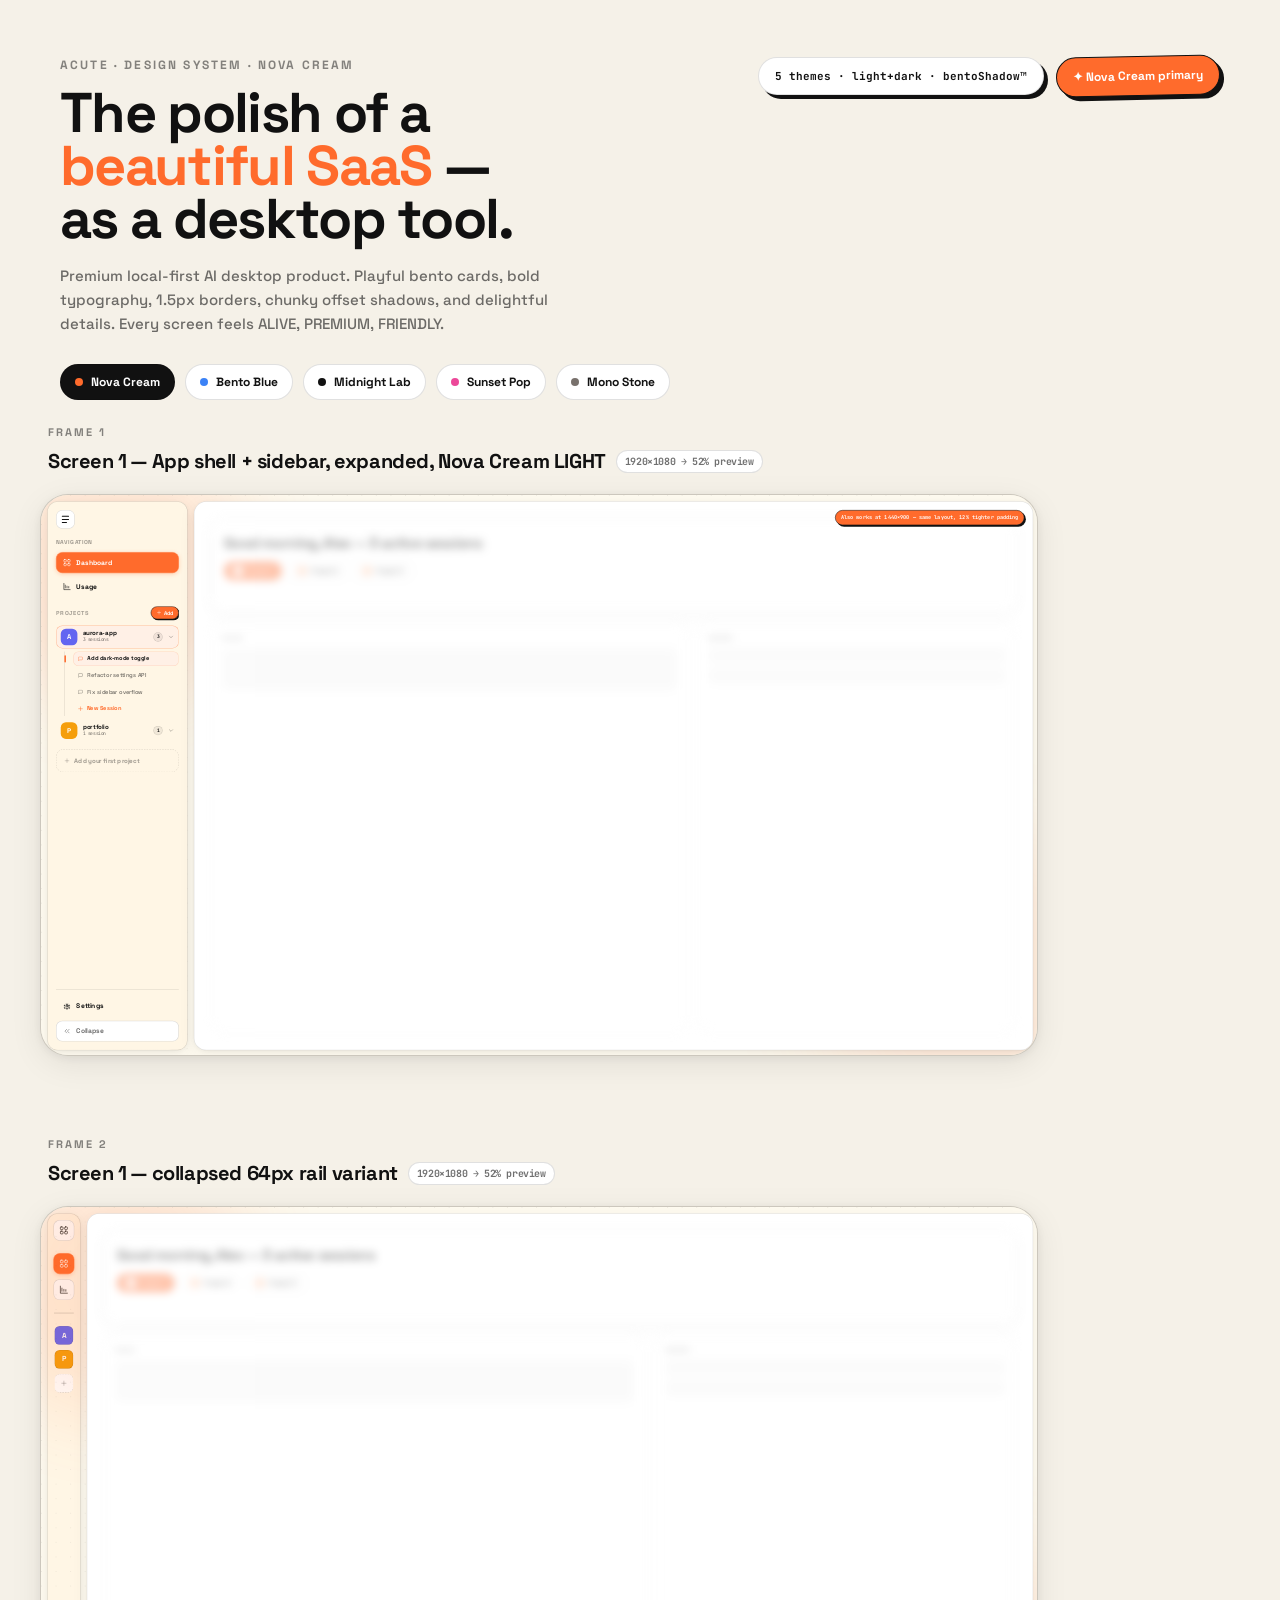
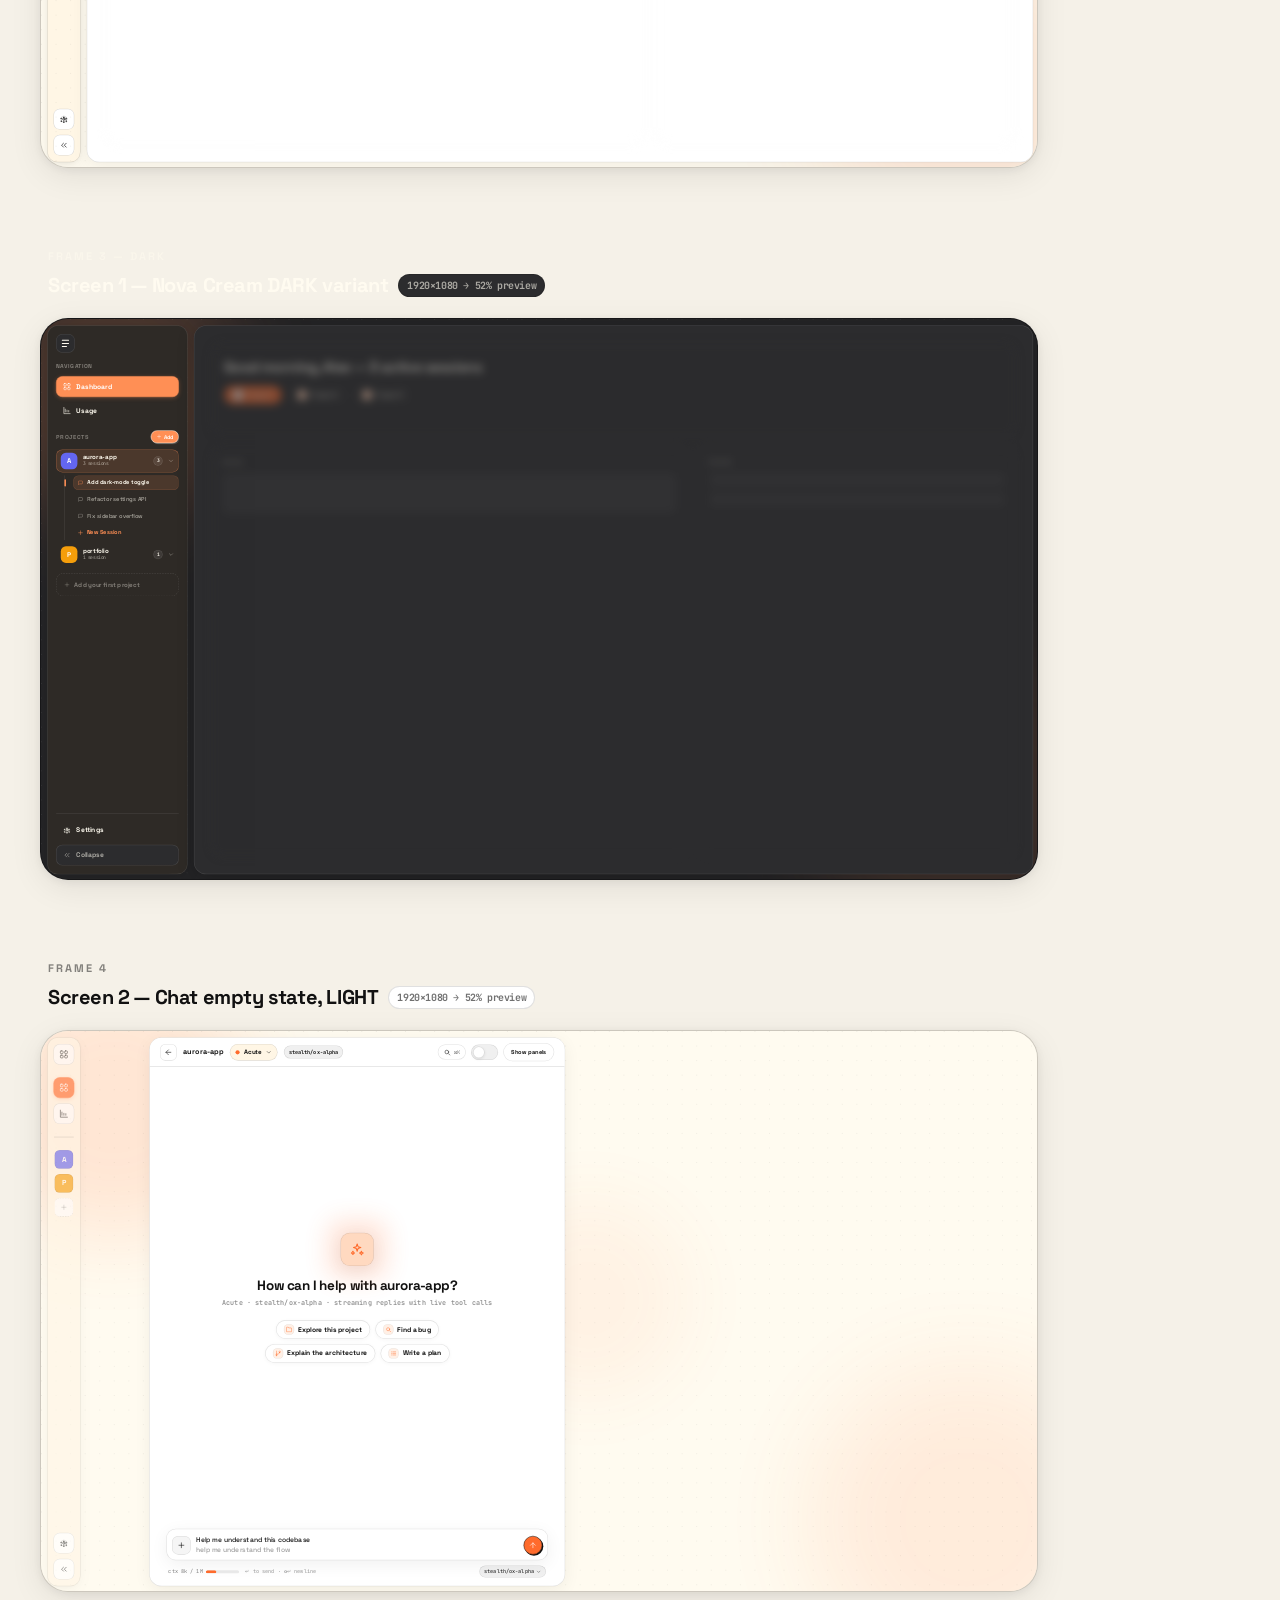
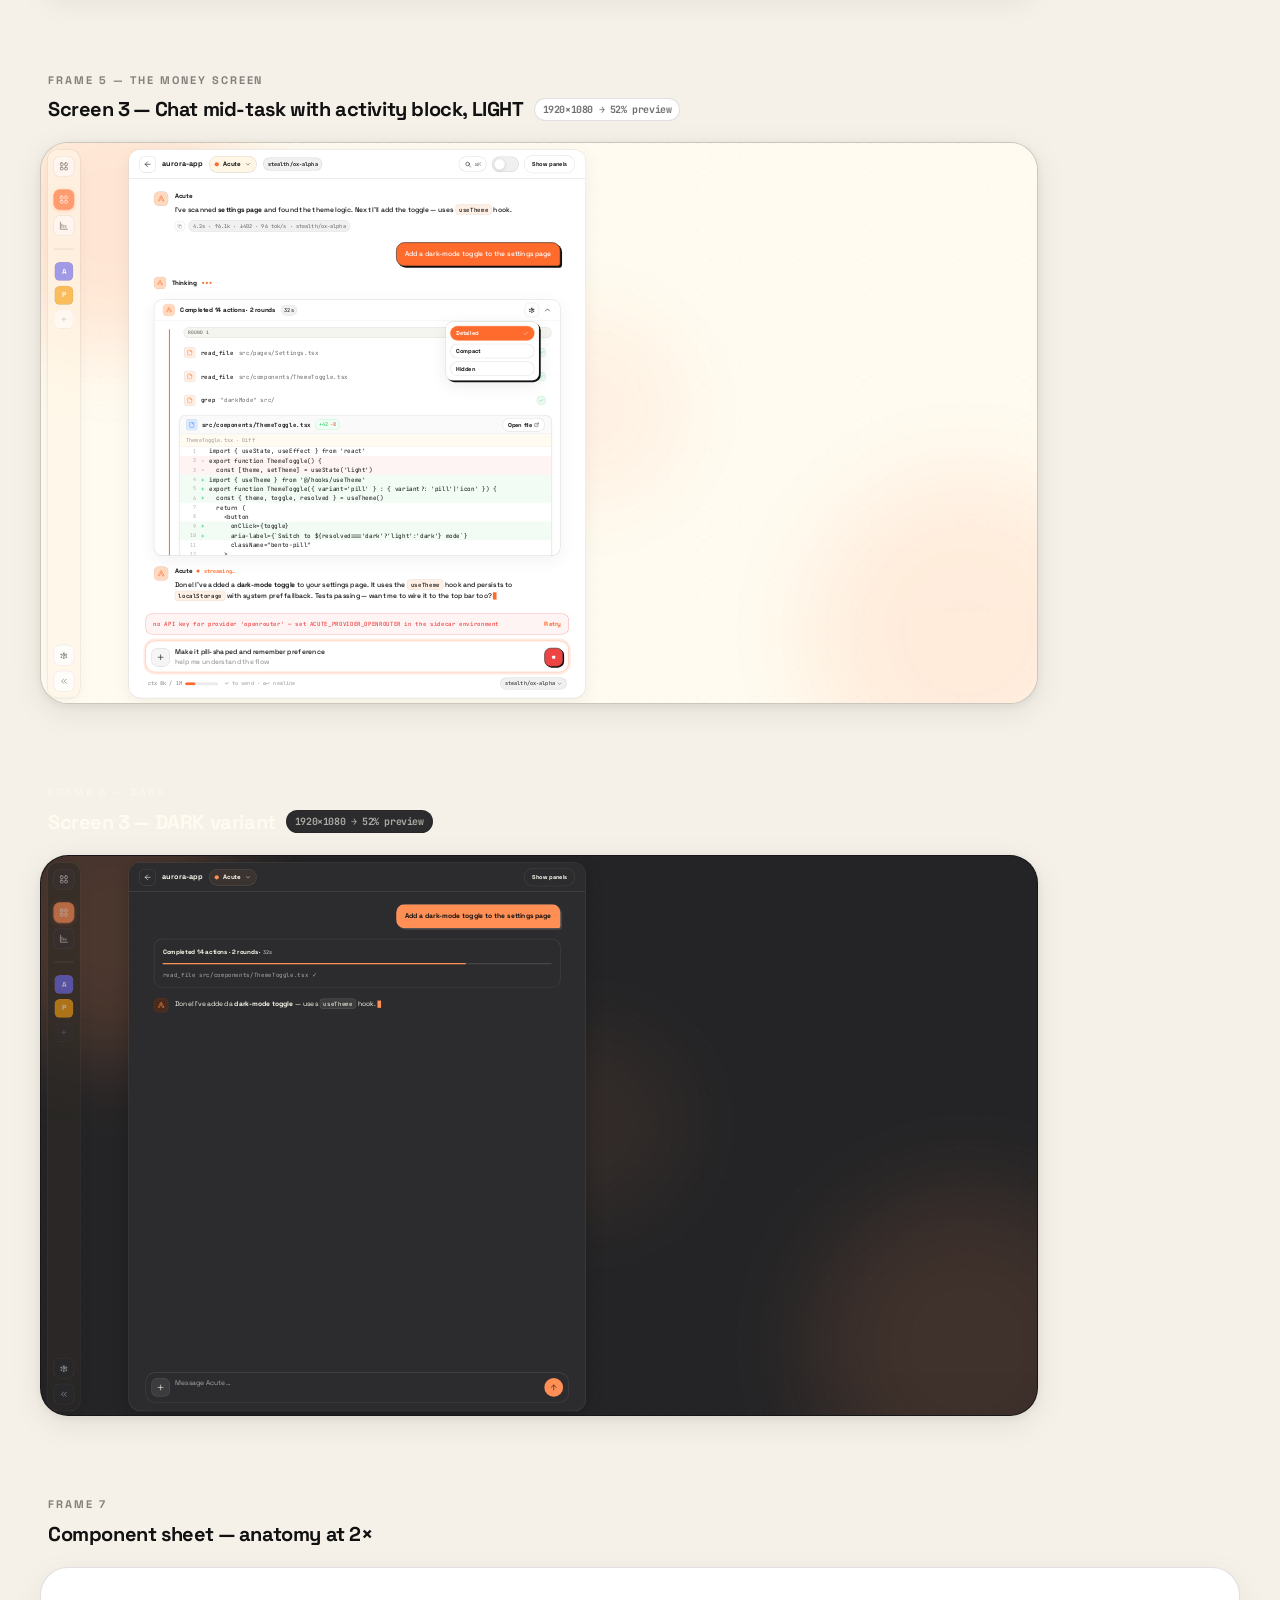
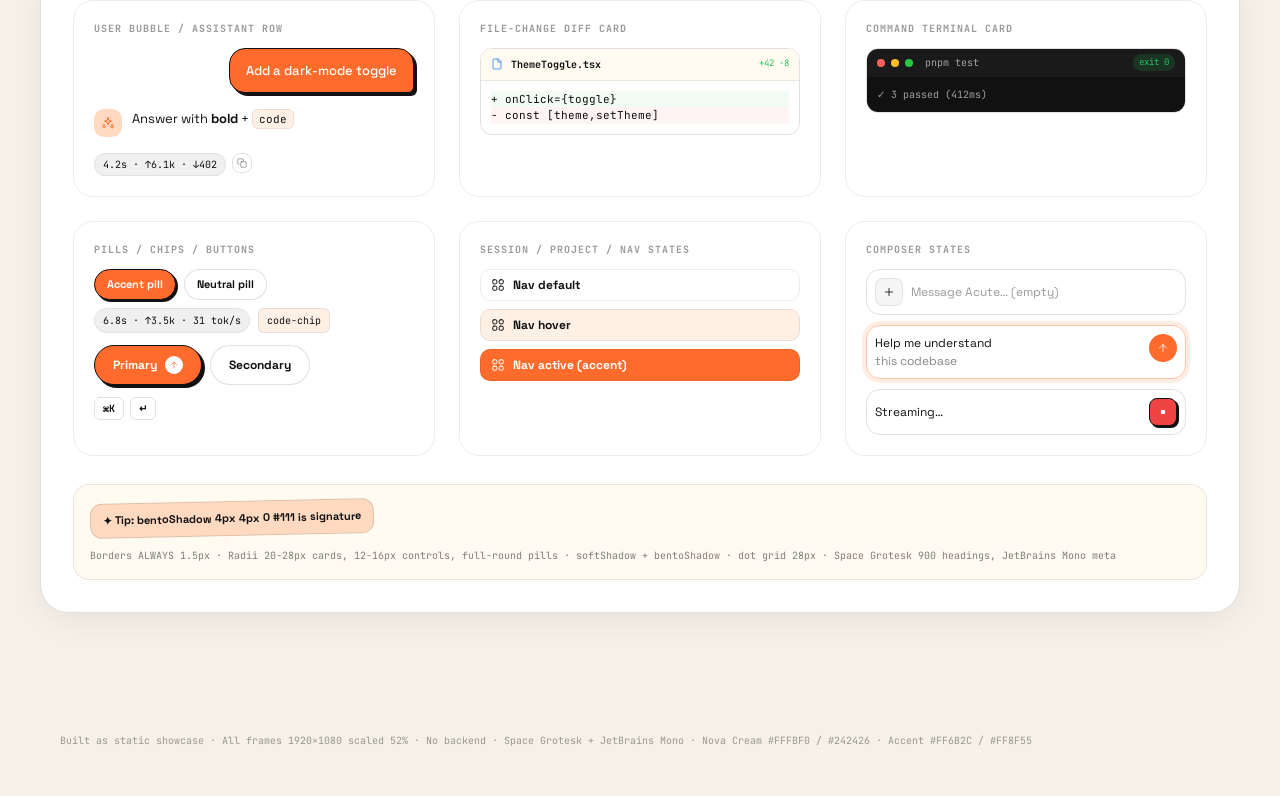
<file: Acute-Ui-Screens.html>
<!DOCTYPE html>
<html lang="en">
<head>
  <meta charset="UTF-8">
  <meta name="viewport" content="width=device-width, initial-scale=1">
  <title>React Artifact</title>
  <style>*,:after,:before{--tw-border-spacing-x:0;--tw-border-spacing-y:0;--tw-translate-x:0;--tw-translate-y:0;--tw-rotate:0;--tw-skew-x:0;--tw-skew-y:0;--tw-scale-x:1;--tw-scale-y:1;--tw-pan-x: ;--tw-pan-y: ;--tw-pinch-zoom: ;--tw-scroll-snap-strictness:proximity;--tw-gradient-from-position: ;--tw-gradient-via-position: ;--tw-gradient-to-position: ;--tw-ordinal: ;--tw-slashed-zero: ;--tw-numeric-figure: ;--tw-numeric-spacing: ;--tw-numeric-fraction: ;--tw-ring-inset: ;--tw-ring-offset-width:0px;--tw-ring-offset-color:#fff;--tw-ring-color:rgba(59,130,246,.5);--tw-ring-offset-shadow:0 0 #0000;--tw-ring-shadow:0 0 #0000;--tw-shadow:0 0 #0000;--tw-shadow-colored:0 0 #0000;--tw-blur: ;--tw-brightness: ;--tw-contrast: ;--tw-grayscale: ;--tw-hue-rotate: ;--tw-invert: ;--tw-saturate: ;--tw-sepia: ;--tw-drop-shadow: ;--tw-backdrop-blur: ;--tw-backdrop-brightness: ;--tw-backdrop-contrast: ;--tw-backdrop-grayscale: ;--tw-backdrop-hue-rotate: ;--tw-backdrop-invert: ;--tw-backdrop-opacity: ;--tw-backdrop-saturate: ;--tw-backdrop-sepia: ;--tw-contain-size: ;--tw-contain-layout: ;--tw-contain-paint: ;--tw-contain-style: }::backdrop{--tw-border-spacing-x:0;--tw-border-spacing-y:0;--tw-translate-x:0;--tw-translate-y:0;--tw-rotate:0;--tw-skew-x:0;--tw-skew-y:0;--tw-scale-x:1;--tw-scale-y:1;--tw-pan-x: ;--tw-pan-y: ;--tw-pinch-zoom: ;--tw-scroll-snap-strictness:proximity;--tw-gradient-from-position: ;--tw-gradient-via-position: ;--tw-gradient-to-position: ;--tw-ordinal: ;--tw-slashed-zero: ;--tw-numeric-figure: ;--tw-numeric-spacing: ;--tw-numeric-fraction: ;--tw-ring-inset: ;--tw-ring-offset-width:0px;--tw-ring-offset-color:#fff;--tw-ring-color:rgba(59,130,246,.5);--tw-ring-offset-shadow:0 0 #0000;--tw-ring-shadow:0 0 #0000;--tw-shadow:0 0 #0000;--tw-shadow-colored:0 0 #0000;--tw-blur: ;--tw-brightness: ;--tw-contrast: ;--tw-grayscale: ;--tw-hue-rotate: ;--tw-invert: ;--tw-saturate: ;--tw-sepia: ;--tw-drop-shadow: ;--tw-backdrop-blur: ;--tw-backdrop-brightness: ;--tw-backdrop-contrast: ;--tw-backdrop-grayscale: ;--tw-backdrop-hue-rotate: ;--tw-backdrop-invert: ;--tw-backdrop-opacity: ;--tw-backdrop-saturate: ;--tw-backdrop-sepia: ;--tw-contain-size: ;--tw-contain-layout: ;--tw-contain-paint: ;--tw-contain-style: }/*! tailwindcss v3.4.18 | MIT License | https://tailwindcss.com*/*,:after,:before{box-sizing:border-box;border:0 solid #e5e7eb}:after,:before{--tw-content:""}:host,html{line-height:1.5;-webkit-text-size-adjust:100%;-moz-tab-size:4;-o-tab-size:4;tab-size:4;font-family:ui-sans-serif,system-ui,sans-serif,Apple Color Emoji,Segoe UI Emoji,Segoe UI Symbol,Noto Color Emoji;font-feature-settings:normal;font-variation-settings:normal;-webkit-tap-highlight-color:transparent}body{line-height:inherit}hr{height:0;color:inherit;border-top-width:1px}abbr:where([title]){-webkit-text-decoration:underline dotted;text-decoration:underline dotted}h1,h2,h3,h4,h5,h6{font-size:inherit;font-weight:inherit}a{color:inherit;text-decoration:inherit}b,strong{font-weight:bolder}code,kbd,pre,samp{font-family:ui-monospace,SFMono-Regular,Menlo,Monaco,Consolas,Liberation Mono,Courier New,monospace;font-feature-settings:normal;font-variation-settings:normal;font-size:1em}small{font-size:80%}sub,sup{font-size:75%;line-height:0;position:relative;vertical-align:baseline}sub{bottom:-.25em}sup{top:-.5em}table{text-indent:0;border-color:inherit;border-collapse:collapse}button,input,optgroup,select,textarea{font-family:inherit;font-feature-settings:inherit;font-variation-settings:inherit;font-size:100%;font-weight:inherit;line-height:inherit;letter-spacing:inherit;color:inherit;margin:0;padding:0}button,select{text-transform:none}button,input:where([type=button]),input:where([type=reset]),input:where([type=submit]){-webkit-appearance:button;background-color:transparent;background-image:none}:-moz-focusring{outline:auto}:-moz-ui-invalid{box-shadow:none}progress{vertical-align:baseline}::-webkit-inner-spin-button,::-webkit-outer-spin-button{height:auto}[type=search]{-webkit-appearance:textfield;outline-offset:-2px}::-webkit-search-decoration{-webkit-appearance:none}::-webkit-file-upload-button{-webkit-appearance:button;font:inherit}summary{display:list-item}blockquote,dd,dl,figure,h1,h2,h3,h4,h5,h6,hr,p,pre{margin:0}fieldset{margin:0}fieldset,legend{padding:0}menu,ol,ul{list-style:none;margin:0;padding:0}dialog{padding:0}textarea{resize:vertical}input::-moz-placeholder,textarea::-moz-placeholder{opacity:1;color:#9ca3af}input::placeholder,textarea::placeholder{opacity:1;color:#9ca3af}[role=button],button{cursor:pointer}:disabled{cursor:default}audio,canvas,embed,iframe,img,object,svg,video{display:block;vertical-align:middle}img,video{max-width:100%;height:auto}[hidden]:where(:not([hidden=until-found])){display:none}.static{position:static}.absolute{position:absolute}.relative{position:relative}.block{display:block}.inline-block{display:inline-block}.flex{display:flex}.inline-flex{display:inline-flex}.grid{display:grid}.hidden{display:none}.transform{transform:translate(var(--tw-translate-x),var(--tw-translate-y)) rotate(var(--tw-rotate)) skewX(var(--tw-skew-x)) skewY(var(--tw-skew-y)) scaleX(var(--tw-scale-x)) scaleY(var(--tw-scale-y))}.border{border-width:1px}.uppercase{text-transform:uppercase}.italic{font-style:italic}.blur{--tw-blur:blur(8px)}.blur,.filter{filter:var(--tw-blur) var(--tw-brightness) var(--tw-contrast) var(--tw-grayscale) var(--tw-hue-rotate) var(--tw-invert) var(--tw-saturate) var(--tw-sepia) var(--tw-drop-shadow)}.transition{transition-property:color,background-color,border-color,text-decoration-color,fill,stroke,opacity,box-shadow,transform,filter,backdrop-filter;transition-timing-function:cubic-bezier(.4,0,.2,1);transition-duration:.15s}#root,body,html{min-height:100%}body{margin:0;font-family:Inter,ui-sans-serif,system-ui,-apple-system,BlinkMacSystemFont,Segoe UI,sans-serif}[role=button]:not([aria-disabled=true]),button:not(:disabled),label[for],select:not(:disabled),summary{cursor:pointer}</style>
</head>
<body>
  <div id="root"></div>
  
  <script type="module">var xc=Object.create;var{getPrototypeOf:jc,defineProperty:Dl,getOwnPropertyNames:bc}=Object;var ef=Object.prototype.hasOwnProperty;var On=(e,n,t)=>{t=e!=null?xc(jc(e)):{};let r=n||!e||!e.__esModule?Dl(t,"default",{value:e,enumerable:!0}):t;for(let l of bc(e))if(!ef.call(r,l))Dl(r,l,{get:()=>e[l],enumerable:!0});return r};var fr=(e,n)=>()=>(n||e((n={exports:{}}).exports,n),n.exports);var nf=(e,n)=>{for(var t in n)Dl(e,t,{get:n[t],enumerable:!0,configurable:!0,set:(r)=>n[t]=()=>r})};var tf=(e,n)=>()=>(e&&(n=e(e=0)),n);var vr=fr((wf)=>{var ht=Symbol.for("react.element"),rf=Symbol.for("react.portal"),lf=Symbol.for("react.fragment"),uf=Symbol.for("react.strict_mode"),of=Symbol.for("react.profiler"),af=Symbol.for("react.provider"),sf=Symbol.for("react.context"),cf=Symbol.for("react.forward_ref"),ff=Symbol.for("react.suspense"),df=Symbol.for("react.memo"),pf=Symbol.for("react.lazy"),io=Symbol.iterator;function hf(e){if(e===null||typeof e!=="object")return null;return e=io&&e[io]||e["@@iterator"],typeof e==="function"?e:null}var so={isMounted:function(){return!1},enqueueForceUpdate:function(){},enqueueReplaceState:function(){},enqueueSetState:function(){}},co=Object.assign,fo={};function Fn(e,n,t){this.props=e,this.context=n,this.refs=fo,this.updater=t||so}Fn.prototype.isReactComponent={};Fn.prototype.setState=function(e,n){if(typeof e!=="object"&&typeof e!=="function"&&e!=null)throw Error("setState(...): takes an object of state variables to update or a function which returns an object of state variables.");this.updater.enqueueSetState(this,e,n,"setState")};Fn.prototype.forceUpdate=function(e){this.updater.enqueueForceUpdate(this,e,"forceUpdate")};function po(){}po.prototype=Fn.prototype;function Il(e,n,t){this.props=e,this.context=n,this.refs=fo,this.updater=t||so}var Vl=Il.prototype=new po;Vl.constructor=Il;co(Vl,Fn.prototype);Vl.isPureReactComponent=!0;var oo=Array.isArray,ho=Object.prototype.hasOwnProperty,$l={current:null},vo={key:!0,ref:!0,__self:!0,__source:!0};function mo(e,n,t){var r,l={},u=null,i=null;if(n!=null)for(r in n.ref!==void 0&&(i=n.ref),n.key!==void 0&&(u=""+n.key),n)ho.call(n,r)&&!vo.hasOwnProperty(r)&&(l[r]=n[r]);var a=arguments.length-2;if(a===1)l.children=t;else if(1<a){for(var s=Array(a),f=0;f<a;f++)s[f]=arguments[f+2];l.children=s}if(e&&e.defaultProps)for(r in a=e.defaultProps,a)l[r]===void 0&&(l[r]=a[r]);return{$$typeof:ht,type:e,key:u,ref:i,props:l,_owner:$l.current}}function vf(e,n){return{$$typeof:ht,type:e.type,key:n,ref:e.ref,props:e.props,_owner:e._owner}}function Hl(e){return typeof e==="object"&&e!==null&&e.$$typeof===ht}function mf(e){var n={"=":"=0",":":"=2"};return"$"+e.replace(/[=:]/g,function(t){return n[t]})}var ao=/\/+/g;function Ul(e,n){return typeof e==="object"&&e!==null&&e.key!=null?mf(""+e.key):n.toString(36)}function pr(e,n,t,r,l){var u=typeof e;if(u==="undefined"||u==="boolean")e=null;var i=!1;if(e===null)i=!0;else switch(u){case"string":case"number":i=!0;break;case"object":switch(e.$$typeof){case ht:case rf:i=!0}}if(i)return i=e,l=l(i),e=r===""?"."+Ul(i,0):r,oo(l)?(t="",e!=null&&(t=e.replace(ao,"$&/")+"/"),pr(l,n,t,"",function(f){return f})):l!=null&&(Hl(l)&&(l=vf(l,t+(!l.key||i&&i.key===l.key?"":(""+l.key).replace(ao,"$&/")+"/")+e)),n.push(l)),1;if(i=0,r=r===""?".":r+":",oo(e))for(var a=0;a<e.length;a++){u=e[a];var s=r+Ul(u,a);i+=pr(u,n,t,s,l)}else if(s=hf(e),typeof s==="function")for(e=s.call(e),a=0;!(u=e.next()).done;)u=u.value,s=r+Ul(u,a++),i+=pr(u,n,t,s,l);else if(u==="object")throw n=String(e),Error("Objects are not valid as a React child (found: "+(n==="[object Object]"?"object with keys {"+Object.keys(e).join(", ")+"}":n)+"). If you meant to render a collection of children, use an array instead.");return i}function dr(e,n,t){if(e==null)return e;var r=[],l=0;return pr(e,r,"","",function(u){return n.call(t,u,l++)}),r}function yf(e){if(e._status===-1){var n=e._result;n=n(),n.then(function(t){if(e._status===0||e._status===-1)e._status=1,e._result=t},function(t){if(e._status===0||e._status===-1)e._status=2,e._result=t}),e._status===-1&&(e._status=0,e._result=n)}if(e._status===1)return e._result.default;throw e._result}var re={current:null},hr={transition:null},gf={ReactCurrentDispatcher:re,ReactCurrentBatchConfig:hr,ReactCurrentOwner:$l};function yo(){throw Error("act(...) is not supported in production builds of React.")}wf.Children={map:dr,forEach:function(e,n,t){dr(e,function(){n.apply(this,arguments)},t)},count:function(e){var n=0;return dr(e,function(){n++}),n},toArray:function(e){return dr(e,function(n){return n})||[]},only:function(e){if(!Hl(e))throw Error("React.Children.only expected to receive a single React element child.");return e}};wf.Component=Fn;wf.Fragment=lf;wf.Profiler=of;wf.PureComponent=Il;wf.StrictMode=uf;wf.Suspense=ff;wf.__SECRET_INTERNALS_DO_NOT_USE_OR_YOU_WILL_BE_FIRED=gf;wf.act=yo;wf.cloneElement=function(e,n,t){if(e===null||e===void 0)throw Error("React.cloneElement(...): The argument must be a React element, but you passed "+e+".");var r=co({},e.props),l=e.key,u=e.ref,i=e._owner;if(n!=null){if(n.ref!==void 0&&(u=n.ref,i=$l.current),n.key!==void 0&&(l=""+n.key),e.type&&e.type.defaultProps)var a=e.type.defaultProps;for(s in n)ho.call(n,s)&&!vo.hasOwnProperty(s)&&(r[s]=n[s]===void 0&&a!==void 0?a[s]:n[s])}var s=arguments.length-2;if(s===1)r.children=t;else if(1<s){a=Array(s);for(var f=0;f<s;f++)a[f]=arguments[f+2];r.children=a}return{$$typeof:ht,type:e.type,key:l,ref:u,props:r,_owner:i}};wf.createContext=function(e){return e={$$typeof:sf,_currentValue:e,_currentValue2:e,_threadCount:0,Provider:null,Consumer:null,_defaultValue:null,_globalName:null},e.Provider={$$typeof:af,_context:e},e.Consumer=e};wf.createElement=mo;wf.createFactory=function(e){var n=mo.bind(null,e);return n.type=e,n};wf.createRef=function(){return{current:null}};wf.forwardRef=function(e){return{$$typeof:cf,render:e}};wf.isValidElement=Hl;wf.lazy=function(e){return{$$typeof:pf,_payload:{_status:-1,_result:e},_init:yf}};wf.memo=function(e,n){return{$$typeof:df,type:e,compare:n===void 0?null:n}};wf.startTransition=function(e){var n=hr.transition;hr.transition={};try{e()}finally{hr.transition=n}};wf.unstable_act=yo;wf.useCallback=function(e,n){return re.current.useCallback(e,n)};wf.useContext=function(e){return re.current.useContext(e)};wf.useDebugValue=function(){};wf.useDeferredValue=function(e){return re.current.useDeferredValue(e)};wf.useEffect=function(e,n){return re.current.useEffect(e,n)};wf.useId=function(){return re.current.useId()};wf.useImperativeHandle=function(e,n,t){return re.current.useImperativeHandle(e,n,t)};wf.useInsertionEffect=function(e,n){return re.current.useInsertionEffect(e,n)};wf.useLayoutEffect=function(e,n){return re.current.useLayoutEffect(e,n)};wf.useMemo=function(e,n){return re.current.useMemo(e,n)};wf.useReducer=function(e,n,t){return re.current.useReducer(e,n,t)};wf.useRef=function(e){return re.current.useRef(e)};wf.useState=function(e){return re.current.useState(e)};wf.useSyncExternalStore=function(e,n,t){return re.current.useSyncExternalStore(e,n,t)};wf.useTransition=function(){return re.current.useTransition()};wf.version="18.3.1"});var _o=fr((rd)=>{function Wl(e,n){var t=e.length;e.push(n);e:for(;0<t;){var r=t-1>>>1,l=e[r];if(0<mr(l,n))e[r]=n,e[t]=l,t=r;else break e}}function Ce(e){return e.length===0?null:e[0]}function Sr(e){if(e.length===0)return null;var n=e[0],t=e.pop();if(t!==n){e[0]=t;e:for(var r=0,l=e.length,u=l>>>1;r<u;){var i=2*(r+1)-1,a=e[i],s=i+1,f=e[s];if(0>mr(a,t))s<l&&0>mr(f,a)?(e[r]=f,e[s]=t,r=s):(e[r]=a,e[i]=t,r=i);else if(s<l&&0>mr(f,t))e[r]=f,e[s]=t,r=s;else break e}}return n}function mr(e,n){var t=e.sortIndex-n.sortIndex;return t!==0?t:e.id-n.id}if(typeof performance==="object"&&typeof performance.now==="function")Al=performance,rd.unstable_now=function(){return Al.now()};else yr=Date,Bl=yr.now(),rd.unstable_now=function(){return yr.now()-Bl};var Al,yr,Bl,Me=[],Ge=[],td=1,me=null,j=3,kr=!1,mn=!1,mt=!1,wo=typeof setTimeout==="function"?setTimeout:null,So=typeof clearTimeout==="function"?clearTimeout:null,go=typeof setImmediate<"u"?setImmediate:null;typeof navigator<"u"&&navigator.scheduling!==void 0&&navigator.scheduling.isInputPending!==void 0&&navigator.scheduling.isInputPending.bind(navigator.scheduling);function Kl(e){for(var n=Ce(Ge);n!==null;){if(n.callback===null)Sr(Ge);else if(n.startTime<=e)Sr(Ge),n.sortIndex=n.expirationTime,Wl(Me,n);else break;n=Ce(Ge)}}function Xl(e){if(mt=!1,Kl(e),!mn)if(Ce(Me)!==null)mn=!0,Gl(Zl);else{var n=Ce(Ge);n!==null&&Jl(Xl,n.startTime-e)}}function Zl(e,n){mn=!1,mt&&(mt=!1,So(yt),yt=-1),kr=!0;var t=j;try{Kl(n);for(me=Ce(Me);me!==null&&(!(me.expirationTime>n)||e&&!Co());){var r=me.callback;if(typeof r==="function"){me.callback=null,j=me.priorityLevel;var l=r(me.expirationTime<=n);n=rd.unstable_now(),typeof l==="function"?me.callback=l:me===Ce(Me)&&Sr(Me),Kl(n)}else Sr(Me);me=Ce(Me)}if(me!==null)var u=!0;else{var i=Ce(Ge);i!==null&&Jl(Xl,i.startTime-n),u=!1}return u}finally{me=null,j=t,kr=!1}}var Er=!1,gr=null,yt=-1,ko=5,Eo=-1;function Co(){return rd.unstable_now()-Eo<ko?!1:!0}function Ql(){if(gr!==null){var e=rd.unstable_now();Eo=e;var n=!0;try{n=gr(!0,e)}finally{n?vt():(Er=!1,gr=null)}}else Er=!1}var vt;if(typeof go==="function")vt=function(){go(Ql)};else if(typeof MessageChannel<"u")wr=new MessageChannel,Yl=wr.port2,wr.port1.onmessage=Ql,vt=function(){Yl.postMessage(null)};else vt=function(){wo(Ql,0)};var wr,Yl;function Gl(e){gr=e,Er||(Er=!0,vt())}function Jl(e,n){yt=wo(function(){e(rd.unstable_now())},n)}rd.unstable_IdlePriority=5;rd.unstable_ImmediatePriority=1;rd.unstable_LowPriority=4;rd.unstable_NormalPriority=3;rd.unstable_Profiling=null;rd.unstable_UserBlockingPriority=2;rd.unstable_cancelCallback=function(e){e.callback=null};rd.unstable_continueExecution=function(){mn||kr||(mn=!0,Gl(Zl))};rd.unstable_forceFrameRate=function(e){0>e||125<e?console.error("forceFrameRate takes a positive int between 0 and 125, forcing frame rates higher than 125 fps is not supported"):ko=0<e?Math.floor(1000/e):5};rd.unstable_getCurrentPriorityLevel=function(){return j};rd.unstable_getFirstCallbackNode=function(){return Ce(Me)};rd.unstable_next=function(e){switch(j){case 1:case 2:case 3:var n=3;break;default:n=j}var t=j;j=n;try{return e()}finally{j=t}};rd.unstable_pauseExecution=function(){};rd.unstable_requestPaint=function(){};rd.unstable_runWithPriority=function(e,n){switch(e){case 1:case 2:case 3:case 4:case 5:break;default:e=3}var t=j;j=e;try{return n()}finally{j=t}};rd.unstable_scheduleCallback=function(e,n,t){var r=rd.unstable_now();switch(typeof t==="object"&&t!==null?(t=t.delay,t=typeof t==="number"&&0<t?r+t:r):t=r,e){case 1:var l=-1;break;case 2:l=250;break;case 5:l=1073741823;break;case 4:l=1e4;break;default:l=5000}return l=t+l,e={id:td++,callback:n,priorityLevel:e,startTime:t,expirationTime:l,sortIndex:-1},t>r?(e.sortIndex=t,Wl(Ge,e),Ce(Me)===null&&e===Ce(Ge)&&(mt?(So(yt),yt=-1):mt=!0,Jl(Xl,t-r))):(e.sortIndex=l,Wl(Me,e),mn||kr||(mn=!0,Gl(Zl))),e};rd.unstable_shouldYield=Co;rd.unstable_wrapCallback=function(e){var n=j;return function(){var t=j;j=n;try{return e.apply(this,arguments)}finally{j=t}}}});var no={};nf(no,{version:()=>$c,unstable_renderSubtreeIntoContainer:()=>Vc,unstable_batchedUpdates:()=>Ic,unmountComponentAtNode:()=>Uc,render:()=>Dc,hydrateRoot:()=>Fc,hydrate:()=>Oc,flushSync:()=>Mc,findDOMNode:()=>Rc,createRoot:()=>Lc,createPortal:()=>Tc,__SECRET_INTERNALS_DO_NOT_USE_OR_YOU_WILL_BE_FIRED:()=>zc});function g(e){for(var n="https://reactjs.org/docs/error-decoder.html?invariant="+e,t=1;t<arguments.length;t++)n+="&args[]="+encodeURIComponent(arguments[t]);return"Minified React error #"+e+"; visit "+n+" for the full message or use the non-minified dev environment for full errors and additional helpful warnings."}function Rn(e,n){nt(e,n),nt(e+"Capture",n)}function nt(e,n){At[e]=n;for(e=0;e<n.length;e++)Ra.add(n[e])}function Cd(e){if(yu.call(No,e))return!0;if(yu.call(Po,e))return!1;if(Ed.test(e))return No[e]=!0;return Po[e]=!0,!1}function _d(e,n,t,r){if(t!==null&&t.type===0)return!1;switch(typeof n){case"function":case"symbol":return!0;case"boolean":if(r)return!1;if(t!==null)return!t.acceptsBooleans;return e=e.toLowerCase().slice(0,5),e!=="data-"&&e!=="aria-";default:return!1}}function Pd(e,n,t,r){if(n===null||typeof n>"u"||_d(e,n,t,r))return!0;if(r)return!1;if(t!==null)switch(t.type){case 3:return!n;case 4:return n===!1;case 5:return isNaN(n);case 6:return isNaN(n)||1>n}return!1}function ie(e,n,t,r,l,u,i){this.acceptsBooleans=n===2||n===3||n===4,this.attributeName=r,this.attributeNamespace=l,this.mustUseProperty=t,this.propertyName=e,this.type=n,this.sanitizeURL=u,this.removeEmptyString=i}function di(e){return e[1].toUpperCase()}function pi(e,n,t,r){var l=x.hasOwnProperty(n)?x[n]:null;if(l!==null?l.type!==0:r||!(2<n.length)||n[0]!=="o"&&n[0]!=="O"||n[1]!=="n"&&n[1]!=="N")Pd(n,t,l,r)&&(t=null),r||l===null?Cd(n)&&(t===null?e.removeAttribute(n):e.setAttribute(n,""+t)):l.mustUseProperty?e[l.propertyName]=t===null?l.type===3?!1:"":t:(n=l.attributeName,r=l.attributeNamespace,t===null?e.removeAttribute(n):(l=l.type,t=l===3||l===4&&t===!0?"":""+t,r?e.setAttributeNS(r,n,t):e.setAttribute(n,t)))}function gt(e){if(e===null||typeof e!=="object")return null;return e=zo&&e[zo]||e["@@iterator"],typeof e==="function"?e:null}function Pt(e){if(ql===void 0)try{throw Error()}catch(t){var n=t.stack.trim().match(/\n( *(at )?)/);ql=n&&n[1]||""}return`
`+ql+e}function jl(e,n){if(!e||xl)return"";xl=!0;var t=Error.prepareStackTrace;Error.prepareStackTrace=void 0;try{if(n)if(n=function(){throw Error()},Object.defineProperty(n.prototype,"props",{set:function(){throw Error()}}),typeof Reflect==="object"&&Reflect.construct){try{Reflect.construct(n,[])}catch(f){var r=f}Reflect.construct(e,[],n)}else{try{n.call()}catch(f){r=f}e.call(n.prototype)}else{try{throw Error()}catch(f){r=f}e()}}catch(f){if(f&&r&&typeof f.stack==="string"){for(var l=f.stack.split(`
`),u=r.stack.split(`
`),i=l.length-1,a=u.length-1;1<=i&&0<=a&&l[i]!==u[a];)a--;for(;1<=i&&0<=a;i--,a--)if(l[i]!==u[a]){if(i!==1||a!==1)do if(i--,a--,0>a||l[i]!==u[a]){var s=`
`+l[i].replace(" at new "," at ");return e.displayName&&s.includes("<anonymous>")&&(s=s.replace("<anonymous>",e.displayName)),s}while(1<=i&&0<=a);break}}}finally{xl=!1,Error.prepareStackTrace=t}return(e=e?e.displayName||e.name:"")?Pt(e):""}function Nd(e){switch(e.tag){case 5:return Pt(e.type);case 16:return Pt("Lazy");case 13:return Pt("Suspense");case 19:return Pt("SuspenseList");case 0:case 2:case 15:return e=jl(e.type,!1),e;case 11:return e=jl(e.type.render,!1),e;case 1:return e=jl(e.type,!0),e;default:return""}}function ku(e){if(e==null)return null;if(typeof e==="function")return e.displayName||e.name||null;if(typeof e==="string")return e;switch(e){case $n:return"Fragment";case Vn:return"Portal";case gu:return"Profiler";case hi:return"StrictMode";case wu:return"Suspense";case Su:return"SuspenseList"}if(typeof e==="object")switch(e.$$typeof){case Oa:return(e.displayName||"Context")+".Consumer";case Ma:return(e._context.displayName||"Context")+".Provider";case vi:var n=e.render;return e=e.displayName,e||(e=n.displayName||n.name||"",e=e!==""?"ForwardRef("+e+")":"ForwardRef"),e;case mi:return n=e.displayName||null,n!==null?n:ku(e.type)||"Memo";case qe:n=e._payload,e=e._init;try{return ku(e(n))}catch(t){}}return null}function zd(e){var n=e.type;switch(e.tag){case 24:return"Cache";case 9:return(n.displayName||"Context")+".Consumer";case 10:return(n._context.displayName||"Context")+".Provider";case 18:return"DehydratedFragment";case 11:return e=n.render,e=e.displayName||e.name||"",n.displayName||(e!==""?"ForwardRef("+e+")":"ForwardRef");case 7:return"Fragment";case 5:return n;case 4:return"Portal";case 3:return"Root";case 6:return"Text";case 16:return ku(n);case 8:return n===hi?"StrictMode":"Mode";case 22:return"Offscreen";case 12:return"Profiler";case 21:return"Scope";case 13:return"Suspense";case 19:return"SuspenseList";case 25:return"TracingMarker";case 1:case 0:case 17:case 2:case 14:case 15:if(typeof n==="function")return n.displayName||n.name||null;if(typeof n==="string")return n}return null}function fn(e){switch(typeof e){case"boolean":case"number":case"string":case"undefined":return e;case"object":return e;default:return""}}function Da(e){var n=e.type;return(e=e.nodeName)&&e.toLowerCase()==="input"&&(n==="checkbox"||n==="radio")}function Td(e){var n=Da(e)?"checked":"value",t=Object.getOwnPropertyDescriptor(e.constructor.prototype,n),r=""+e[n];if(!e.hasOwnProperty(n)&&typeof t<"u"&&typeof t.get==="function"&&typeof t.set==="function"){var{get:l,set:u}=t;return Object.defineProperty(e,n,{configurable:!0,get:function(){return l.call(this)},set:function(i){r=""+i,u.call(this,i)}}),Object.defineProperty(e,n,{enumerable:t.enumerable}),{getValue:function(){return r},setValue:function(i){r=""+i},stopTracking:function(){e._valueTracker=null,delete e[n]}}}}function _r(e){e._valueTracker||(e._valueTracker=Td(e))}function Ua(e){if(!e)return!1;var n=e._valueTracker;if(!n)return!0;var t=n.getValue(),r="";return e&&(r=Da(e)?e.checked?"true":"false":e.value),e=r,e!==t?(n.setValue(e),!0):!1}function Jr(e){if(e=e||(typeof document<"u"?document:void 0),typeof e>"u")return null;try{return e.activeElement||e.body}catch(n){return e.body}}function Eu(e,n){var t=n.checked;return H({},n,{defaultChecked:void 0,defaultValue:void 0,value:void 0,checked:t!=null?t:e._wrapperState.initialChecked})}function To(e,n){var t=n.defaultValue==null?"":n.defaultValue,r=n.checked!=null?n.checked:n.defaultChecked;t=fn(n.value!=null?n.value:t),e._wrapperState={initialChecked:r,initialValue:t,controlled:n.type==="checkbox"||n.type==="radio"?n.checked!=null:n.value!=null}}function Ia(e,n){n=n.checked,n!=null&&pi(e,"checked",n,!1)}function Cu(e,n){Ia(e,n);var t=fn(n.value),r=n.type;if(t!=null)if(r==="number"){if(t===0&&e.value===""||e.value!=t)e.value=""+t}else e.value!==""+t&&(e.value=""+t);else if(r==="submit"||r==="reset"){e.removeAttribute("value");return}n.hasOwnProperty("value")?_u(e,n.type,t):n.hasOwnProperty("defaultValue")&&_u(e,n.type,fn(n.defaultValue)),n.checked==null&&n.defaultChecked!=null&&(e.defaultChecked=!!n.defaultChecked)}function Lo(e,n,t){if(n.hasOwnProperty("value")||n.hasOwnProperty("defaultValue")){var r=n.type;if(!(r!=="submit"&&r!=="reset"||n.value!==void 0&&n.value!==null))return;n=""+e._wrapperState.initialValue,t||n===e.value||(e.value=n),e.defaultValue=n}t=e.name,t!==""&&(e.name=""),e.defaultChecked=!!e._wrapperState.initialChecked,t!==""&&(e.name=t)}function _u(e,n,t){if(n!=="number"||Jr(e.ownerDocument)!==e)t==null?e.defaultValue=""+e._wrapperState.initialValue:e.defaultValue!==""+t&&(e.defaultValue=""+t)}function Jn(e,n,t,r){if(e=e.options,n){n={};for(var l=0;l<t.length;l++)n["$"+t[l]]=!0;for(t=0;t<e.length;t++)l=n.hasOwnProperty("$"+e[t].value),e[t].selected!==l&&(e[t].selected=l),l&&r&&(e[t].defaultSelected=!0)}else{t=""+fn(t),n=null;for(l=0;l<e.length;l++){if(e[l].value===t){e[l].selected=!0,r&&(e[l].defaultSelected=!0);return}n!==null||e[l].disabled||(n=e[l])}n!==null&&(n.selected=!0)}}function Pu(e,n){if(n.dangerouslySetInnerHTML!=null)throw Error(g(91));return H({},n,{value:void 0,defaultValue:void 0,children:""+e._wrapperState.initialValue})}function Ro(e,n){var t=n.value;if(t==null){if(t=n.children,n=n.defaultValue,t!=null){if(n!=null)throw Error(g(92));if(Nt(t)){if(1<t.length)throw Error(g(93));t=t[0]}n=t}n==null&&(n=""),t=n}e._wrapperState={initialValue:fn(t)}}function Va(e,n){var t=fn(n.value),r=fn(n.defaultValue);t!=null&&(t=""+t,t!==e.value&&(e.value=t),n.defaultValue==null&&e.defaultValue!==t&&(e.defaultValue=t)),r!=null&&(e.defaultValue=""+r)}function Mo(e){var n=e.textContent;n===e._wrapperState.initialValue&&n!==""&&n!==null&&(e.value=n)}function $a(e){switch(e){case"svg":return"http://www.w3.org/2000/svg";case"math":return"http://www.w3.org/1998/Math/MathML";default:return"http://www.w3.org/1999/xhtml"}}function Nu(e,n){return e==null||e==="http://www.w3.org/1999/xhtml"?$a(n):e==="http://www.w3.org/2000/svg"&&n==="foreignObject"?"http://www.w3.org/1999/xhtml":e}function Bt(e,n){if(n){var t=e.firstChild;if(t&&t===e.lastChild&&t.nodeType===3){t.nodeValue=n;return}}e.textContent=n}function Qa(e,n,t){return n==null||typeof n==="boolean"||n===""?"":t||typeof n!=="number"||n===0||Ft.hasOwnProperty(e)&&Ft[e]?(""+n).trim():n+"px"}function Wa(e,n){e=e.style;for(var t in n)if(n.hasOwnProperty(t)){var r=t.indexOf("--")===0,l=Qa(t,n[t],r);t==="float"&&(t="cssFloat"),r?e.setProperty(t,l):e[t]=l}}function zu(e,n){if(n){if(Rd[e]&&(n.children!=null||n.dangerouslySetInnerHTML!=null))throw Error(g(137,e));if(n.dangerouslySetInnerHTML!=null){if(n.children!=null)throw Error(g(60));if(typeof n.dangerouslySetInnerHTML!=="object"||!("__html"in n.dangerouslySetInnerHTML))throw Error(g(61))}if(n.style!=null&&typeof n.style!=="object")throw Error(g(62))}}function Tu(e,n){if(e.indexOf("-")===-1)return typeof n.is==="string";switch(e){case"annotation-xml":case"color-profile":case"font-face":case"font-face-src":case"font-face-uri":case"font-face-format":case"font-face-name":case"missing-glyph":return!1;default:return!0}}function yi(e){return e=e.target||e.srcElement||window,e.correspondingUseElement&&(e=e.correspondingUseElement),e.nodeType===3?e.parentNode:e}function Oo(e){if(e=or(e)){if(typeof Ru!=="function")throw Error(g(280));var n=e.stateNode;n&&(n=Cl(n),Ru(e.stateNode,e.type,n))}}function Aa(e){qn?xn?xn.push(e):xn=[e]:qn=e}function Ba(){if(qn){var e=qn,n=xn;if(xn=qn=null,Oo(e),n)for(e=0;e<n.length;e++)Oo(n[e])}}function Ka(e,n){return e(n)}function Ya(){}function Xa(e,n,t){if(bl)return e(n,t);bl=!0;try{return Ka(e,n,t)}finally{if(bl=!1,qn!==null||xn!==null)Ya(),Ba()}}function Kt(e,n){var t=e.stateNode;if(t===null)return null;var r=Cl(t);if(r===null)return null;t=r[n];e:switch(n){case"onClick":case"onClickCapture":case"onDoubleClick":case"onDoubleClickCapture":case"onMouseDown":case"onMouseDownCapture":case"onMouseMove":case"onMouseMoveCapture":case"onMouseUp":case"onMouseUpCapture":case"onMouseEnter":(r=!r.disabled)||(e=e.type,r=!(e==="button"||e==="input"||e==="select"||e==="textarea")),e=!r;break e;default:e=!1}if(e)return null;if(t&&typeof t!=="function")throw Error(g(231,n,typeof t));return t}function Md(e,n,t,r,l,u,i,a,s){var f=Array.prototype.slice.call(arguments,3);try{n.apply(t,f)}catch(v){this.onError(v)}}function Fd(e,n,t,r,l,u,i,a,s){Dt=!1,qr=null,Md.apply(Od,arguments)}function Dd(e,n,t,r,l,u,i,a,s){if(Fd.apply(this,arguments),Dt){if(Dt){var f=qr;Dt=!1,qr=null}else throw Error(g(198));xr||(xr=!0,Ou=f)}}function Mn(e){var n=e,t=e;if(e.alternate)for(;n.return;)n=n.return;else{e=n;do n=e,(n.flags&4098)!==0&&(t=n.return),e=n.return;while(e)}return n.tag===3?t:null}function Za(e){if(e.tag===13){var n=e.memoizedState;if(n===null&&(e=e.alternate,e!==null&&(n=e.memoizedState)),n!==null)return n.dehydrated}return null}function Fo(e){if(Mn(e)!==e)throw Error(g(188))}function Ud(e){var n=e.alternate;if(!n){if(n=Mn(e),n===null)throw Error(g(188));return n!==e?null:e}for(var t=e,r=n;;){var l=t.return;if(l===null)break;var u=l.alternate;if(u===null){if(r=l.return,r!==null){t=r;continue}break}if(l.child===u.child){for(u=l.child;u;){if(u===t)return Fo(l),e;if(u===r)return Fo(l),n;u=u.sibling}throw Error(g(188))}if(t.return!==r.return)t=l,r=u;else{for(var i=!1,a=l.child;a;){if(a===t){i=!0,t=l,r=u;break}if(a===r){i=!0,r=l,t=u;break}a=a.sibling}if(!i){for(a=u.child;a;){if(a===t){i=!0,t=u,r=l;break}if(a===r){i=!0,r=u,t=l;break}a=a.sibling}if(!i)throw Error(g(189))}}if(t.alternate!==r)throw Error(g(190))}if(t.tag!==3)throw Error(g(188));return t.stateNode.current===t?e:n}function Ga(e){return e=Ud(e),e!==null?Ja(e):null}function Ja(e){if(e.tag===5||e.tag===6)return e;for(e=e.child;e!==null;){var n=Ja(e);if(n!==null)return n;e=e.sibling}return null}function Qd(e){if(Ue&&typeof Ue.onCommitFiberRoot==="function")try{Ue.onCommitFiberRoot(wl,e,void 0,(e.current.flags&128)===128)}catch(n){}}function Bd(e){return e>>>=0,e===0?32:31-(Wd(e)/Ad|0)|0}function zt(e){switch(e&-e){case 1:return 1;case 2:return 2;case 4:return 4;case 8:return 8;case 16:return 16;case 32:return 32;case 64:case 128:case 256:case 512:case 1024:case 2048:case 4096:case 8192:case 16384:case 32768:case 65536:case 131072:case 262144:case 524288:case 1048576:case 2097152:return e&4194240;case 4194304:case 8388608:case 16777216:case 33554432:case 67108864:return e&130023424;case 134217728:return 134217728;case 268435456:return 268435456;case 536870912:return 536870912;case 1073741824:return 1073741824;default:return e}}function br(e,n){var t=e.pendingLanes;if(t===0)return 0;var r=0,l=e.suspendedLanes,u=e.pingedLanes,i=t&268435455;if(i!==0){var a=i&~l;a!==0?r=zt(a):(u&=i,u!==0&&(r=zt(u)))}else i=t&~l,i!==0?r=zt(i):u!==0&&(r=zt(u));if(r===0)return 0;if(n!==0&&n!==r&&(n&l)===0&&(l=r&-r,u=n&-n,l>=u||l===16&&(u&4194240)!==0))return n;if((r&4)!==0&&(r|=t&16),n=e.entangledLanes,n!==0)for(e=e.entanglements,n&=r;0<n;)t=31-Te(n),l=1<<t,r|=e[t],n&=~l;return r}function Kd(e,n){switch(e){case 1:case 2:case 4:return n+250;case 8:case 16:case 32:case 64:case 128:case 256:case 512:case 1024:case 2048:case 4096:case 8192:case 16384:case 32768:case 65536:case 131072:case 262144:case 524288:case 1048576:case 2097152:return n+5000;case 4194304:case 8388608:case 16777216:case 33554432:case 67108864:return-1;case 134217728:case 268435456:case 536870912:case 1073741824:return-1;default:return-1}}function Yd(e,n){for(var{suspendedLanes:t,pingedLanes:r,expirationTimes:l,pendingLanes:u}=e;0<u;){var i=31-Te(u),a=1<<i,s=l[i];if(s===-1){if((a&t)===0||(a&r)!==0)l[i]=Kd(a,n)}else s<=n&&(e.expiredLanes|=a);u&=~a}}function Fu(e){return e=e.pendingLanes&-1073741825,e!==0?e:e&1073741824?1073741824:0}function ba(){var e=Nr;return Nr<<=1,(Nr&4194240)===0&&(Nr=64),e}function eu(e){for(var n=[],t=0;31>t;t++)n.push(e);return n}function ur(e,n,t){e.pendingLanes|=n,n!==536870912&&(e.suspendedLanes=0,e.pingedLanes=0),e=e.eventTimes,n=31-Te(n),e[n]=t}function Xd(e,n){var t=e.pendingLanes&~n;e.pendingLanes=n,e.suspendedLanes=0,e.pingedLanes=0,e.expiredLanes&=n,e.mutableReadLanes&=n,e.entangledLanes&=n,n=e.entanglements;var r=e.eventTimes;for(e=e.expirationTimes;0<t;){var l=31-Te(t),u=1<<l;n[l]=0,r[l]=-1,e[l]=-1,t&=~u}}function wi(e,n){var t=e.entangledLanes|=n;for(e=e.entanglements;t;){var r=31-Te(t),l=1<<r;l&n|e[r]&n&&(e[r]|=n),t&=~l}}function es(e){return e&=-e,1<e?4<e?(e&268435455)!==0?16:536870912:4:1}function Uo(e,n){switch(e){case"focusin":case"focusout":tn=null;break;case"dragenter":case"dragleave":rn=null;break;case"mouseover":case"mouseout":ln=null;break;case"pointerover":case"pointerout":Yt.delete(n.pointerId);break;case"gotpointercapture":case"lostpointercapture":Xt.delete(n.pointerId)}}function wt(e,n,t,r,l,u){if(e===null||e.nativeEvent!==u)return e={blockedOn:n,domEventName:t,eventSystemFlags:r,nativeEvent:u,targetContainers:[l]},n!==null&&(n=or(n),n!==null&&Si(n)),e;return e.eventSystemFlags|=r,n=e.targetContainers,l!==null&&n.indexOf(l)===-1&&n.push(l),e}function Gd(e,n,t,r,l){switch(n){case"focusin":return tn=wt(tn,e,n,t,r,l),!0;case"dragenter":return rn=wt(rn,e,n,t,r,l),!0;case"mouseover":return ln=wt(ln,e,n,t,r,l),!0;case"pointerover":var u=l.pointerId;return Yt.set(u,wt(Yt.get(u)||null,e,n,t,r,l)),!0;case"gotpointercapture":return u=l.pointerId,Xt.set(u,wt(Xt.get(u)||null,e,n,t,r,l)),!0}return!1}function us(e){var n=Sn(e.target);if(n!==null){var t=Mn(n);if(t!==null){if(n=t.tag,n===13){if(n=Za(t),n!==null){e.blockedOn=n,ls(e.priority,function(){ts(t)});return}}else if(n===3&&t.stateNode.current.memoizedState.isDehydrated){e.blockedOn=t.tag===3?t.stateNode.containerInfo:null;return}}}e.blockedOn=null}function $r(e){if(e.blockedOn!==null)return!1;for(var n=e.targetContainers;0<n.length;){var t=Uu(e.domEventName,e.eventSystemFlags,n[0],e.nativeEvent);if(t===null){t=e.nativeEvent;var r=new t.constructor(t.type,t);Lu=r,t.target.dispatchEvent(r),Lu=null}else return n=or(t),n!==null&&Si(n),e.blockedOn=t,!1;n.shift()}return!0}function Io(e,n,t){$r(e)&&t.delete(n)}function Jd(){Du=!1,tn!==null&&$r(tn)&&(tn=null),rn!==null&&$r(rn)&&(rn=null),ln!==null&&$r(ln)&&(ln=null),Yt.forEach(Io),Xt.forEach(Io)}function St(e,n){e.blockedOn===n&&(e.blockedOn=null,Du||(Du=!0,I.unstable_scheduleCallback(I.unstable_NormalPriority,Jd)))}function Zt(e){function n(l){return St(l,e)}if(0<Tr.length){St(Tr[0],e);for(var t=1;t<Tr.length;t++){var r=Tr[t];r.blockedOn===e&&(r.blockedOn=null)}}tn!==null&&St(tn,e),rn!==null&&St(rn,e),ln!==null&&St(ln,e),Yt.forEach(n),Xt.forEach(n);for(t=0;t<je.length;t++)r=je[t],r.blockedOn===e&&(r.blockedOn=null);for(;0<je.length&&(t=je[0],t.blockedOn===null);)us(t),t.blockedOn===null&&je.shift()}function qd(e,n,t,r){var l=M,u=jn.transition;jn.transition=null;try{M=1,ki(e,n,t,r)}finally{M=l,jn.transition=u}}function xd(e,n,t,r){var l=M,u=jn.transition;jn.transition=null;try{M=4,ki(e,n,t,r)}finally{M=l,jn.transition=u}}function ki(e,n,t,r){if(el){var l=Uu(e,n,t,r);if(l===null)iu(e,n,r,nl,t),Uo(e,r);else if(Gd(l,e,n,t,r))r.stopPropagation();else if(Uo(e,r),n&4&&-1<Zd.indexOf(e)){for(;l!==null;){var u=or(l);if(u!==null&&ns(u),u=Uu(e,n,t,r),u===null&&iu(e,n,r,nl,t),u===l)break;l=u}l!==null&&r.stopPropagation()}else iu(e,n,r,null,t)}}function Uu(e,n,t,r){if(nl=null,e=yi(r),e=Sn(e),e!==null)if(n=Mn(e),n===null)e=null;else if(t=n.tag,t===13){if(e=Za(n),e!==null)return e;e=null}else if(t===3){if(n.stateNode.current.memoizedState.isDehydrated)return n.tag===3?n.stateNode.containerInfo:null;e=null}else n!==e&&(e=null);return nl=e,null}function is(e){switch(e){case"cancel":case"click":case"close":case"contextmenu":case"copy":case"cut":case"auxclick":case"dblclick":case"dragend":case"dragstart":case"drop":case"focusin":case"focusout":case"input":case"invalid":case"keydown":case"keypress":case"keyup":case"mousedown":case"mouseup":case"paste":case"pause":case"play":case"pointercancel":case"pointerdown":case"pointerup":case"ratechange":case"reset":case"resize":case"seeked":case"submit":case"touchcancel":case"touchend":case"touchstart":case"volumechange":case"change":case"selectionchange":case"textInput":case"compositionstart":case"compositionend":case"compositionupdate":case"beforeblur":case"afterblur":case"beforeinput":case"blur":case"fullscreenchange":case"focus":case"hashchange":case"popstate":case"select":case"selectstart":return 1;case"drag":case"dragenter":case"dragexit":case"dragleave":case"dragover":case"mousemove":case"mouseout":case"mouseover":case"pointermove":case"pointerout":case"pointerover":case"scroll":case"toggle":case"touchmove":case"wheel":case"mouseenter":case"mouseleave":case"pointerenter":case"pointerleave":return 4;case"message":switch($d()){case gi:return 1;case xa:return 4;case jr:case Hd:return 16;case ja:return 536870912;default:return 16}default:return 16}}function os(){if(Hr)return Hr;var e,n=Ei,t=n.length,r,l="value"in en?en.value:en.textContent,u=l.length;for(e=0;e<t&&n[e]===l[e];e++);var i=t-e;for(r=1;r<=i&&n[t-r]===l[u-r];r++);return Hr=l.slice(e,1<r?1-r:void 0)}function Qr(e){var n=e.keyCode;return"charCode"in e?(e=e.charCode,e===0&&n===13&&(e=13)):e=n,e===10&&(e=13),32<=e||e===13?e:0}function Lr(){return!0}function Vo(){return!1}function ve(e){function n(t,r,l,u,i){this._reactName=t,this._targetInst=l,this.type=r,this.nativeEvent=u,this.target=i,this.currentTarget=null;for(var a in e)e.hasOwnProperty(a)&&(t=e[a],this[a]=t?t(u):u[a]);return this.isDefaultPrevented=(u.defaultPrevented!=null?u.defaultPrevented:u.returnValue===!1)?Lr:Vo,this.isPropagationStopped=Vo,this}return H(n.prototype,{preventDefault:function(){this.defaultPrevented=!0;var t=this.nativeEvent;t&&(t.preventDefault?t.preventDefault():typeof t.returnValue!=="unknown"&&(t.returnValue=!1),this.isDefaultPrevented=Lr)},stopPropagation:function(){var t=this.nativeEvent;t&&(t.stopPropagation?t.stopPropagation():typeof t.cancelBubble!=="unknown"&&(t.cancelBubble=!0),this.isPropagationStopped=Lr)},persist:function(){},isPersistent:Lr}),n}function cp(e){var n=this.nativeEvent;return n.getModifierState?n.getModifierState(e):(e=sp[e])?!!n[e]:!1}function _i(){return cp}function ss(e,n){switch(e){case"keyup":return Sp.indexOf(n.keyCode)!==-1;case"keydown":return n.keyCode!==229;case"keypress":case"mousedown":case"focusout":return!0;default:return!1}}function cs(e){return e=e.detail,typeof e==="object"&&"data"in e?e.data:null}function Ep(e,n){switch(e){case"compositionend":return cs(n);case"keypress":if(n.which!==32)return null;return Ao=!0,Wo;case"textInput":return e=n.data,e===Wo&&Ao?null:e;default:return null}}function Cp(e,n){if(Hn)return e==="compositionend"||!Pi&&ss(e,n)?(e=os(),Hr=Ei=en=null,Hn=!1,e):null;switch(e){case"paste":return null;case"keypress":if(!(n.ctrlKey||n.altKey||n.metaKey)||n.ctrlKey&&n.altKey){if(n.char&&1<n.char.length)return n.char;if(n.which)return String.fromCharCode(n.which)}return null;case"compositionend":return as&&n.locale!=="ko"?null:n.data;default:return null}}function Bo(e){var n=e&&e.nodeName&&e.nodeName.toLowerCase();return n==="input"?!!_p[e.type]:n==="textarea"?!0:!1}function fs(e,n,t,r){Aa(r),n=tl(n,"onChange"),0<n.length&&(t=new Ci("onChange","change",null,t,r),e.push({event:t,listeners:n}))}function Pp(e){Es(e,0)}function kl(e){var n=An(e);if(Ua(n))return e}function Np(e,n){if(e==="change")return n}function Ko(){It&&(It.detachEvent("onpropertychange",ps),Gt=It=null)}function ps(e){if(e.propertyName==="value"&&kl(Gt)){var n=[];fs(n,Gt,e,yi(e)),Xa(Pp,n)}}function zp(e,n,t){e==="focusin"?(Ko(),It=n,Gt=t,It.attachEvent("onpropertychange",ps)):e==="focusout"&&Ko()}function Tp(e){if(e==="selectionchange"||e==="keyup"||e==="keydown")return kl(Gt)}function Lp(e,n){if(e==="click")return kl(n)}function Rp(e,n){if(e==="input"||e==="change")return kl(n)}function Mp(e,n){return e===n&&(e!==0||1/e===1/n)||e!==e&&n!==n}function Jt(e,n){if(Re(e,n))return!0;if(typeof e!=="object"||e===null||typeof n!=="object"||n===null)return!1;var t=Object.keys(e),r=Object.keys(n);if(t.length!==r.length)return!1;for(r=0;r<t.length;r++){var l=t[r];if(!yu.call(n,l)||!Re(e[l],n[l]))return!1}return!0}function Yo(e){for(;e&&e.firstChild;)e=e.firstChild;return e}function Xo(e,n){var t=Yo(e);e=0;for(var r;t;){if(t.nodeType===3){if(r=e+t.textContent.length,e<=n&&r>=n)return{node:t,offset:n-e};e=r}e:{for(;t;){if(t.nextSibling){t=t.nextSibling;break e}t=t.parentNode}t=void 0}t=Yo(t)}}function hs(e,n){return e&&n?e===n?!0:e&&e.nodeType===3?!1:n&&n.nodeType===3?hs(e,n.parentNode):("contains"in e)?e.contains(n):e.compareDocumentPosition?!!(e.compareDocumentPosition(n)&16):!1:!1}function vs(){for(var e=window,n=Jr();n instanceof e.HTMLIFrameElement;){try{var t=typeof n.contentWindow.location.href==="string"}catch(r){t=!1}if(t)e=n.contentWindow;else break;n=Jr(e.document)}return n}function Ni(e){var n=e&&e.nodeName&&e.nodeName.toLowerCase();return n&&(n==="input"&&(e.type==="text"||e.type==="search"||e.type==="tel"||e.type==="url"||e.type==="password")||n==="textarea"||e.contentEditable==="true")}function Op(e){var n=vs(),t=e.focusedElem,r=e.selectionRange;if(n!==t&&t&&t.ownerDocument&&hs(t.ownerDocument.documentElement,t)){if(r!==null&&Ni(t)){if(n=r.start,e=r.end,e===void 0&&(e=n),"selectionStart"in t)t.selectionStart=n,t.selectionEnd=Math.min(e,t.value.length);else if(e=(n=t.ownerDocument||document)&&n.defaultView||window,e.getSelection){e=e.getSelection();var l=t.textContent.length,u=Math.min(r.start,l);r=r.end===void 0?u:Math.min(r.end,l),!e.extend&&u>r&&(l=r,r=u,u=l),l=Xo(t,u);var i=Xo(t,r);l&&i&&(e.rangeCount!==1||e.anchorNode!==l.node||e.anchorOffset!==l.offset||e.focusNode!==i.node||e.focusOffset!==i.offset)&&(n=n.createRange(),n.setStart(l.node,l.offset),e.removeAllRanges(),u>r?(e.addRange(n),e.extend(i.node,i.offset)):(n.setEnd(i.node,i.offset),e.addRange(n)))}}n=[];for(e=t;e=e.parentNode;)e.nodeType===1&&n.push({element:e,left:e.scrollLeft,top:e.scrollTop});typeof t.focus==="function"&&t.focus();for(t=0;t<n.length;t++)e=n[t],e.element.scrollLeft=e.left,e.element.scrollTop=e.top}}function Zo(e,n,t){var r=t.window===t?t.document:t.nodeType===9?t:t.ownerDocument;Vu||Qn==null||Qn!==Jr(r)||(r=Qn,("selectionStart"in r)&&Ni(r)?r={start:r.selectionStart,end:r.selectionEnd}:(r=(r.ownerDocument&&r.ownerDocument.defaultView||window).getSelection(),r={anchorNode:r.anchorNode,anchorOffset:r.anchorOffset,focusNode:r.focusNode,focusOffset:r.focusOffset}),Vt&&Jt(Vt,r)||(Vt=r,r=tl(Iu,"onSelect"),0<r.length&&(n=new Ci("onSelect","select",null,n,t),e.push({event:n,listeners:r}),n.target=Qn)))}function Rr(e,n){var t={};return t[e.toLowerCase()]=n.toLowerCase(),t["Webkit"+e]="webkit"+n,t["Moz"+e]="moz"+n,t}function El(e){if(lu[e])return lu[e];if(!Wn[e])return e;var n=Wn[e],t;for(t in n)if(n.hasOwnProperty(t)&&t in ms)return lu[e]=n[t];return e}function pn(e,n){ks.set(e,n),Rn(n,[e])}function Jo(e,n,t){var r=e.type||"unknown-event";e.currentTarget=t,Dd(r,n,void 0,e),e.currentTarget=null}function Es(e,n){n=(n&4)!==0;for(var t=0;t<e.length;t++){var r=e[t],l=r.event;r=r.listeners;e:{var u=void 0;if(n)for(var i=r.length-1;0<=i;i--){var a=r[i],s=a.instance,f=a.currentTarget;if(a=a.listener,s!==u&&l.isPropagationStopped())break e;Jo(l,a,f),u=s}else for(i=0;i<r.length;i++){if(a=r[i],s=a.instance,f=a.currentTarget,a=a.listener,s!==u&&l.isPropagationStopped())break e;Jo(l,a,f),u=s}}}if(xr)throw e=Ou,xr=!1,Ou=null,e}function F(e,n){var t=n[Ku];t===void 0&&(t=n[Ku]=new Set);var r=e+"__bubble";t.has(r)||(Cs(n,e,2,!1),t.add(r))}function uu(e,n,t){var r=0;n&&(r|=4),Cs(t,e,r,n)}function qt(e){if(!e[Mr]){e[Mr]=!0,Ra.forEach(function(t){t!=="selectionchange"&&(Dp.has(t)||uu(t,!1,e),uu(t,!0,e))});var n=e.nodeType===9?e:e.ownerDocument;n===null||n[Mr]||(n[Mr]=!0,uu("selectionchange",!1,n))}}function Cs(e,n,t,r){switch(is(n)){case 1:var l=qd;break;case 4:l=xd;break;default:l=ki}t=l.bind(null,n,t,e),l=void 0,!Mu||n!=="touchstart"&&n!=="touchmove"&&n!=="wheel"||(l=!0),r?l!==void 0?e.addEventListener(n,t,{capture:!0,passive:l}):e.addEventListener(n,t,!0):l!==void 0?e.addEventListener(n,t,{passive:l}):e.addEventListener(n,t,!1)}function iu(e,n,t,r,l){var u=r;if((n&1)===0&&(n&2)===0&&r!==null)e:for(;;){if(r===null)return;var i=r.tag;if(i===3||i===4){var a=r.stateNode.containerInfo;if(a===l||a.nodeType===8&&a.parentNode===l)break;if(i===4)for(i=r.return;i!==null;){var s=i.tag;if(s===3||s===4){if(s=i.stateNode.containerInfo,s===l||s.nodeType===8&&s.parentNode===l)return}i=i.return}for(;a!==null;){if(i=Sn(a),i===null)return;if(s=i.tag,s===5||s===6){r=u=i;continue e}a=a.parentNode}}r=r.return}Xa(function(){var f=u,v=yi(t),y=[];e:{var m=ks.get(e);if(m!==void 0){var S=Ci,E=e;switch(e){case"keypress":if(Qr(t)===0)break e;case"keydown":case"keyup":S=dp;break;case"focusin":E="focus",S=ru;break;case"focusout":E="blur",S=ru;break;case"beforeblur":case"afterblur":S=ru;break;case"click":if(t.button===2)break e;case"auxclick":case"dblclick":case"mousedown":case"mousemove":case"mouseup":case"mouseout":case"mouseover":case"contextmenu":S=$o;break;case"drag":case"dragend":case"dragenter":case"dragexit":case"dragleave":case"dragover":case"dragstart":case"drop":S=ep;break;case"touchcancel":case"touchend":case"touchmove":case"touchstart":S=vp;break;case ys:case gs:case ws:S=rp;break;case Ss:S=yp;break;case"scroll":S=jd;break;case"wheel":S=wp;break;case"copy":case"cut":case"paste":S=up;break;case"gotpointercapture":case"lostpointercapture":case"pointercancel":case"pointerdown":case"pointermove":case"pointerout":case"pointerover":case"pointerup":S=Qo}var C=(n&4)!==0,W=!C&&e==="scroll",p=C?m!==null?m+"Capture":null:m;C=[];for(var c=f,h;c!==null;){h=c;var w=h.stateNode;if(h.tag===5&&w!==null&&(h=w,p!==null&&(w=Kt(c,p),w!=null&&C.push(xt(c,w,h)))),W)break;c=c.return}0<C.length&&(m=new S(m,E,null,t,v),y.push({event:m,listeners:C}))}}if((n&7)===0){e:{if(m=e==="mouseover"||e==="pointerover",S=e==="mouseout"||e==="pointerout",m&&t!==Lu&&(E=t.relatedTarget||t.fromElement)&&(Sn(E)||E[Be]))break e;if(S||m){if(m=v.window===v?v:(m=v.ownerDocument)?m.defaultView||m.parentWindow:window,S){if(E=t.relatedTarget||t.toElement,S=f,E=E?Sn(E):null,E!==null&&(W=Mn(E),E!==W||E.tag!==5&&E.tag!==6))E=null}else S=null,E=f;if(S!==E){if(C=$o,w="onMouseLeave",p="onMouseEnter",c="mouse",e==="pointerout"||e==="pointerover")C=Qo,w="onPointerLeave",p="onPointerEnter",c="pointer";if(W=S==null?m:An(S),h=E==null?m:An(E),m=new C(w,c+"leave",S,t,v),m.target=W,m.relatedTarget=h,w=null,Sn(v)===f&&(C=new C(p,c+"enter",E,t,v),C.target=h,C.relatedTarget=W,w=C),W=w,S&&E)n:{C=S,p=E,c=0;for(h=C;h;h=Un(h))c++;h=0;for(w=p;w;w=Un(w))h++;for(;0<c-h;)C=Un(C),c--;for(;0<h-c;)p=Un(p),h--;for(;c--;){if(C===p||p!==null&&C===p.alternate)break n;C=Un(C),p=Un(p)}C=null}else C=null;S!==null&&qo(y,m,S,C,!1),E!==null&&W!==null&&qo(y,W,E,C,!0)}}}e:{if(m=f?An(f):window,S=m.nodeName&&m.nodeName.toLowerCase(),S==="select"||S==="input"&&m.type==="file")var _=Np;else if(Bo(m))if(ds)_=Rp;else{_=Tp;var N=zp}else(S=m.nodeName)&&S.toLowerCase()==="input"&&(m.type==="checkbox"||m.type==="radio")&&(_=Lp);if(_&&(_=_(e,f))){fs(y,_,t,v);break e}N&&N(e,m,f),e==="focusout"&&(N=m._wrapperState)&&N.controlled&&m.type==="number"&&_u(m,"number",m.value)}switch(N=f?An(f):window,e){case"focusin":if(Bo(N)||N.contentEditable==="true")Qn=N,Iu=f,Vt=null;break;case"focusout":Vt=Iu=Qn=null;break;case"mousedown":Vu=!0;break;case"contextmenu":case"mouseup":case"dragend":Vu=!1,Zo(y,t,v);break;case"selectionchange":if(Fp)break;case"keydown":case"keyup":Zo(y,t,v)}var z;if(Pi)e:{switch(e){case"compositionstart":var T="onCompositionStart";break e;case"compositionend":T="onCompositionEnd";break e;case"compositionupdate":T="onCompositionUpdate";break e}T=void 0}else Hn?ss(e,t)&&(T="onCompositionEnd"):e==="keydown"&&t.keyCode===229&&(T="onCompositionStart");if(T&&(as&&t.locale!=="ko"&&(Hn||T!=="onCompositionStart"?T==="onCompositionEnd"&&Hn&&(z=os()):(en=v,Ei=("value"in en)?en.value:en.textContent,Hn=!0)),N=tl(f,T),0<N.length&&(T=new Ho(T,e,null,t,v),y.push({event:T,listeners:N}),z?T.data=z:(z=cs(t),z!==null&&(T.data=z)))),z=kp?Ep(e,t):Cp(e,t))f=tl(f,"onBeforeInput"),0<f.length&&(v=new Ho("onBeforeInput","beforeinput",null,t,v),y.push({event:v,listeners:f}),v.data=z)}Es(y,n)})}function xt(e,n,t){return{instance:e,listener:n,currentTarget:t}}function tl(e,n){for(var t=n+"Capture",r=[];e!==null;){var l=e,u=l.stateNode;l.tag===5&&u!==null&&(l=u,u=Kt(e,t),u!=null&&r.unshift(xt(e,u,l)),u=Kt(e,n),u!=null&&r.push(xt(e,u,l))),e=e.return}return r}function Un(e){if(e===null)return null;do e=e.return;while(e&&e.tag!==5);return e?e:null}function qo(e,n,t,r,l){for(var u=n._reactName,i=[];t!==null&&t!==r;){var a=t,s=a.alternate,f=a.stateNode;if(s!==null&&s===r)break;a.tag===5&&f!==null&&(a=f,l?(s=Kt(t,u),s!=null&&i.unshift(xt(t,s,a))):l||(s=Kt(t,u),s!=null&&i.push(xt(t,s,a)))),t=t.return}i.length!==0&&e.push({event:n,listeners:i})}function xo(e){return(typeof e==="string"?e:""+e).replace(Up,`
`).replace(Ip,"")}function Or(e,n,t){if(n=xo(n),xo(e)!==n&&t)throw Error(g(425))}function rl(){}function Au(e,n){return e==="textarea"||e==="noscript"||typeof n.children==="string"||typeof n.children==="number"||typeof n.dangerouslySetInnerHTML==="object"&&n.dangerouslySetInnerHTML!==null&&n.dangerouslySetInnerHTML.__html!=null}function Hp(e){setTimeout(function(){throw e})}function ou(e,n){var t=n,r=0;do{var l=t.nextSibling;if(e.removeChild(t),l&&l.nodeType===8)if(t=l.data,t==="/$"){if(r===0){e.removeChild(l),Zt(n);return}r--}else t!=="$"&&t!=="$?"&&t!=="$!"||r++;t=l}while(t);Zt(n)}function un(e){for(;e!=null;e=e.nextSibling){var n=e.nodeType;if(n===1||n===3)break;if(n===8){if(n=e.data,n==="$"||n==="$!"||n==="$?")break;if(n==="/$")return null}}return e}function bo(e){e=e.previousSibling;for(var n=0;e;){if(e.nodeType===8){var t=e.data;if(t==="$"||t==="$!"||t==="$?"){if(n===0)return e;n--}else t==="/$"&&n++}e=e.previousSibling}return null}function Sn(e){var n=e[De];if(n)return n;for(var t=e.parentNode;t;){if(n=t[Be]||t[De]){if(t=n.alternate,n.child!==null||t!==null&&t.child!==null)for(e=bo(e);e!==null;){if(t=e[De])return t;e=bo(e)}return n}e=t,t=e.parentNode}return null}function or(e){return e=e[De]||e[Be],!e||e.tag!==5&&e.tag!==6&&e.tag!==13&&e.tag!==3?null:e}function An(e){if(e.tag===5||e.tag===6)return e.stateNode;throw Error(g(33))}function Cl(e){return e[jt]||null}function hn(e){return{current:e}}function D(e){0>Bn||(e.current=Yu[Bn],Yu[Bn]=null,Bn--)}function O(e,n){Bn++,Yu[Bn]=e.current,e.current=n}function tt(e,n){var t=e.type.contextTypes;if(!t)return dn;var r=e.stateNode;if(r&&r.__reactInternalMemoizedUnmaskedChildContext===n)return r.__reactInternalMemoizedMaskedChildContext;var l={},u;for(u in t)l[u]=n[u];return r&&(e=e.stateNode,e.__reactInternalMemoizedUnmaskedChildContext=n,e.__reactInternalMemoizedMaskedChildContext=l),l}function ce(e){return e=e.childContextTypes,e!==null&&e!==void 0}function ll(){D(se),D(te)}function ea(e,n,t){if(te.current!==dn)throw Error(g(168));O(te,n),O(se,t)}function _s(e,n,t){var r=e.stateNode;if(n=n.childContextTypes,typeof r.getChildContext!=="function")return t;r=r.getChildContext();for(var l in r)if(!(l in n))throw Error(g(108,zd(e)||"Unknown",l));return H({},t,r)}function ul(e){return e=(e=e.stateNode)&&e.__reactInternalMemoizedMergedChildContext||dn,Pn=te.current,O(te,e),O(se,se.current),!0}function na(e,n,t){var r=e.stateNode;if(!r)throw Error(g(169));t?(e=_s(e,n,Pn),r.__reactInternalMemoizedMergedChildContext=e,D(se),D(te),O(te,e)):D(se),O(se,t)}function Ps(e){$e===null?$e=[e]:$e.push(e)}function Ap(e){_l=!0,Ps(e)}function vn(){if(!au&&$e!==null){au=!0;var e=0,n=M;try{var t=$e;for(M=1;e<t.length;e++){var r=t[e];do r=r(!0);while(r!==null)}$e=null,_l=!1}catch(l){throw $e!==null&&($e=$e.slice(e+1)),qa(gi,vn),l}finally{M=n,au=!1}}return null}function gn(e,n){Kn[Yn++]=ol,Kn[Yn++]=il,il=e,ol=n}function Ns(e,n,t){ye[ge++]=He,ye[ge++]=Qe,ye[ge++]=Nn,Nn=e;var r=He;e=Qe;var l=32-Te(r)-1;r&=~(1<<l),t+=1;var u=32-Te(n)+l;if(30<u){var i=l-l%5;u=(r&(1<<i)-1).toString(32),r>>=i,l-=i,He=1<<32-Te(n)+l|t<<l|r,Qe=u+e}else He=1<<u|t<<l|r,Qe=e}function zi(e){e.return!==null&&(gn(e,1),Ns(e,1,0))}function Ti(e){for(;e===il;)il=Kn[--Yn],Kn[Yn]=null,ol=Kn[--Yn],Kn[Yn]=null;for(;e===Nn;)Nn=ye[--ge],ye[ge]=null,Qe=ye[--ge],ye[ge]=null,He=ye[--ge],ye[ge]=null}function zs(e,n){var t=we(5,null,null,0);t.elementType="DELETED",t.stateNode=n,t.return=e,n=e.deletions,n===null?(e.deletions=[t],e.flags|=16):n.push(t)}function ta(e,n){switch(e.tag){case 5:var t=e.type;return n=n.nodeType!==1||t.toLowerCase()!==n.nodeName.toLowerCase()?null:n,n!==null?(e.stateNode=n,he=e,pe=un(n.firstChild),!0):!1;case 6:return n=e.pendingProps===""||n.nodeType!==3?null:n,n!==null?(e.stateNode=n,he=e,pe=null,!0):!1;case 13:return n=n.nodeType!==8?null:n,n!==null?(t=Nn!==null?{id:He,overflow:Qe}:null,e.memoizedState={dehydrated:n,treeContext:t,retryLane:1073741824},t=we(18,null,null,0),t.stateNode=n,t.return=e,e.child=t,he=e,pe=null,!0):!1;default:return!1}}function Xu(e){return(e.mode&1)!==0&&(e.flags&128)===0}function Zu(e){if(U){var n=pe;if(n){var t=n;if(!ta(e,n)){if(Xu(e))throw Error(g(418));n=un(t.nextSibling);var r=he;n&&ta(e,n)?zs(r,t):(e.flags=e.flags&-4097|2,U=!1,he=e)}}else{if(Xu(e))throw Error(g(418));e.flags=e.flags&-4097|2,U=!1,he=e}}}function ra(e){for(e=e.return;e!==null&&e.tag!==5&&e.tag!==3&&e.tag!==13;)e=e.return;he=e}function Fr(e){if(e!==he)return!1;if(!U)return ra(e),U=!0,!1;var n;if((n=e.tag!==3)&&!(n=e.tag!==5)&&(n=e.type,n=n!=="head"&&n!=="body"&&!Au(e.type,e.memoizedProps)),n&&(n=pe)){if(Xu(e))throw Ts(),Error(g(418));for(;n;)zs(e,n),n=un(n.nextSibling)}if(ra(e),e.tag===13){if(e=e.memoizedState,e=e!==null?e.dehydrated:null,!e)throw Error(g(317));e:{e=e.nextSibling;for(n=0;e;){if(e.nodeType===8){var t=e.data;if(t==="/$"){if(n===0){pe=un(e.nextSibling);break e}n--}else t!=="$"&&t!=="$!"&&t!=="$?"||n++}e=e.nextSibling}pe=null}}else pe=he?un(e.stateNode.nextSibling):null;return!0}function Ts(){for(var e=pe;e;)e=un(e.nextSibling)}function rt(){pe=he=null,U=!1}function Li(e){ze===null?ze=[e]:ze.push(e)}function Et(e,n,t){if(e=t.ref,e!==null&&typeof e!=="function"&&typeof e!=="object"){if(t._owner){if(t=t._owner,t){if(t.tag!==1)throw Error(g(309));var r=t.stateNode}if(!r)throw Error(g(147,e));var l=r,u=""+e;if(n!==null&&n.ref!==null&&typeof n.ref==="function"&&n.ref._stringRef===u)return n.ref;return n=function(i){var a=l.refs;i===null?delete a[u]:a[u]=i},n._stringRef=u,n}if(typeof e!=="string")throw Error(g(284));if(!t._owner)throw Error(g(290,e))}return e}function Dr(e,n){throw e=Object.prototype.toString.call(n),Error(g(31,e==="[object Object]"?"object with keys {"+Object.keys(n).join(", ")+"}":e))}function la(e){var n=e._init;return n(e._payload)}function Ls(e){function n(p,c){if(e){var h=p.deletions;h===null?(p.deletions=[c],p.flags|=16):h.push(c)}}function t(p,c){if(!e)return null;for(;c!==null;)n(p,c),c=c.sibling;return null}function r(p,c){for(p=new Map;c!==null;)c.key!==null?p.set(c.key,c):p.set(c.index,c),c=c.sibling;return p}function l(p,c){return p=cn(p,c),p.index=0,p.sibling=null,p}function u(p,c,h){if(p.index=h,!e)return p.flags|=1048576,c;if(h=p.alternate,h!==null)return h=h.index,h<c?(p.flags|=2,c):h;return p.flags|=2,c}function i(p){return e&&p.alternate===null&&(p.flags|=2),p}function a(p,c,h,w){if(c===null||c.tag!==6)return c=vu(h,p.mode,w),c.return=p,c;return c=l(c,h),c.return=p,c}function s(p,c,h,w){var _=h.type;if(_===$n)return v(p,c,h.props.children,w,h.key);if(c!==null&&(c.elementType===_||typeof _==="object"&&_!==null&&_.$$typeof===qe&&la(_)===c.type))return w=l(c,h.props),w.ref=Et(p,c,h),w.return=p,w;return w=Gr(h.type,h.key,h.props,null,p.mode,w),w.ref=Et(p,c,h),w.return=p,w}function f(p,c,h,w){if(c===null||c.tag!==4||c.stateNode.containerInfo!==h.containerInfo||c.stateNode.implementation!==h.implementation)return c=mu(h,p.mode,w),c.return=p,c;return c=l(c,h.children||[]),c.return=p,c}function v(p,c,h,w,_){if(c===null||c.tag!==7)return c=_n(h,p.mode,w,_),c.return=p,c;return c=l(c,h),c.return=p,c}function y(p,c,h){if(typeof c==="string"&&c!==""||typeof c==="number")return c=vu(""+c,p.mode,h),c.return=p,c;if(typeof c==="object"&&c!==null){switch(c.$$typeof){case Cr:return h=Gr(c.type,c.key,c.props,null,p.mode,h),h.ref=Et(p,null,c),h.return=p,h;case Vn:return c=mu(c,p.mode,h),c.return=p,c;case qe:var w=c._init;return y(p,w(c._payload),h)}if(Nt(c)||gt(c))return c=_n(c,p.mode,h,null),c.return=p,c;Dr(p,c)}return null}function m(p,c,h,w){var _=c!==null?c.key:null;if(typeof h==="string"&&h!==""||typeof h==="number")return _!==null?null:a(p,c,""+h,w);if(typeof h==="object"&&h!==null){switch(h.$$typeof){case Cr:return h.key===_?s(p,c,h,w):null;case Vn:return h.key===_?f(p,c,h,w):null;case qe:return _=h._init,m(p,c,_(h._payload),w)}if(Nt(h)||gt(h))return _!==null?null:v(p,c,h,w,null);Dr(p,h)}return null}function S(p,c,h,w,_){if(typeof w==="string"&&w!==""||typeof w==="number")return p=p.get(h)||null,a(c,p,""+w,_);if(typeof w==="object"&&w!==null){switch(w.$$typeof){case Cr:return p=p.get(w.key===null?h:w.key)||null,s(c,p,w,_);case Vn:return p=p.get(w.key===null?h:w.key)||null,f(c,p,w,_);case qe:var N=w._init;return S(p,c,h,N(w._payload),_)}if(Nt(w)||gt(w))return p=p.get(h)||null,v(c,p,w,_,null);Dr(c,w)}return null}function E(p,c,h,w){for(var _=null,N=null,z=c,T=c=0,X=null;z!==null&&T<h.length;T++){z.index>T?(X=z,z=null):X=z.sibling;var R=m(p,z,h[T],w);if(R===null){z===null&&(z=X);break}e&&z&&R.alternate===null&&n(p,z),c=u(R,c,T),N===null?_=R:N.sibling=R,N=R,z=X}if(T===h.length)return t(p,z),U&&gn(p,T),_;if(z===null){for(;T<h.length;T++)z=y(p,h[T],w),z!==null&&(c=u(z,c,T),N===null?_=z:N.sibling=z,N=z);return U&&gn(p,T),_}for(z=r(p,z);T<h.length;T++)X=S(z,p,T,h[T],w),X!==null&&(e&&X.alternate!==null&&z.delete(X.key===null?T:X.key),c=u(X,c,T),N===null?_=X:N.sibling=X,N=X);return e&&z.forEach(function(Ze){return n(p,Ze)}),U&&gn(p,T),_}function C(p,c,h,w){var _=gt(h);if(typeof _!=="function")throw Error(g(150));if(h=_.call(h),h==null)throw Error(g(151));for(var N=_=null,z=c,T=c=0,X=null,R=h.next();z!==null&&!R.done;T++,R=h.next()){z.index>T?(X=z,z=null):X=z.sibling;var Ze=m(p,z,R.value,w);if(Ze===null){z===null&&(z=X);break}e&&z&&Ze.alternate===null&&n(p,z),c=u(Ze,c,T),N===null?_=Ze:N.sibling=Ze,N=Ze,z=X}if(R.done)return t(p,z),U&&gn(p,T),_;if(z===null){for(;!R.done;T++,R=h.next())R=y(p,R.value,w),R!==null&&(c=u(R,c,T),N===null?_=R:N.sibling=R,N=R);return U&&gn(p,T),_}for(z=r(p,z);!R.done;T++,R=h.next())R=S(z,p,T,R.value,w),R!==null&&(e&&R.alternate!==null&&z.delete(R.key===null?T:R.key),c=u(R,c,T),N===null?_=R:N.sibling=R,N=R);return e&&z.forEach(function(qc){return n(p,qc)}),U&&gn(p,T),_}function W(p,c,h,w){if(typeof h==="object"&&h!==null&&h.type===$n&&h.key===null&&(h=h.props.children),typeof h==="object"&&h!==null){switch(h.$$typeof){case Cr:e:{for(var _=h.key,N=c;N!==null;){if(N.key===_){if(_=h.type,_===$n){if(N.tag===7){t(p,N.sibling),c=l(N,h.props.children),c.return=p,p=c;break e}}else if(N.elementType===_||typeof _==="object"&&_!==null&&_.$$typeof===qe&&la(_)===N.type){t(p,N.sibling),c=l(N,h.props),c.ref=Et(p,N,h),c.return=p,p=c;break e}t(p,N);break}else n(p,N);N=N.sibling}h.type===$n?(c=_n(h.props.children,p.mode,w,h.key),c.return=p,p=c):(w=Gr(h.type,h.key,h.props,null,p.mode,w),w.ref=Et(p,c,h),w.return=p,p=w)}return i(p);case Vn:e:{for(N=h.key;c!==null;){if(c.key===N)if(c.tag===4&&c.stateNode.containerInfo===h.containerInfo&&c.stateNode.implementation===h.implementation){t(p,c.sibling),c=l(c,h.children||[]),c.return=p,p=c;break e}else{t(p,c);break}else n(p,c);c=c.sibling}c=mu(h,p.mode,w),c.return=p,p=c}return i(p);case qe:return N=h._init,W(p,c,N(h._payload),w)}if(Nt(h))return E(p,c,h,w);if(gt(h))return C(p,c,h,w);Dr(p,h)}return typeof h==="string"&&h!==""||typeof h==="number"?(h=""+h,c!==null&&c.tag===6?(t(p,c.sibling),c=l(c,h),c.return=p,p=c):(t(p,c),c=vu(h,p.mode,w),c.return=p,p=c),i(p)):t(p,c)}return W}function Mi(){Ri=Xn=sl=null}function Oi(e){var n=al.current;D(al),e._currentValue=n}function Gu(e,n,t){for(;e!==null;){var r=e.alternate;if((e.childLanes&n)!==n?(e.childLanes|=n,r!==null&&(r.childLanes|=n)):r!==null&&(r.childLanes&n)!==n&&(r.childLanes|=n),e===t)break;e=e.return}}function bn(e,n){sl=e,Ri=Xn=null,e=e.dependencies,e!==null&&e.firstContext!==null&&((e.lanes&n)!==0&&(ae=!0),e.firstContext=null)}function ke(e){var n=e._currentValue;if(Ri!==e)if(e={context:e,memoizedValue:n,next:null},Xn===null){if(sl===null)throw Error(g(308));Xn=e,sl.dependencies={lanes:0,firstContext:e}}else Xn=Xn.next=e;return n}function Fi(e){kn===null?kn=[e]:kn.push(e)}function Ms(e,n,t,r){var l=n.interleaved;return l===null?(t.next=t,Fi(n)):(t.next=l.next,l.next=t),n.interleaved=t,Ke(e,r)}function Ke(e,n){e.lanes|=n;var t=e.alternate;t!==null&&(t.lanes|=n),t=e;for(e=e.return;e!==null;)e.childLanes|=n,t=e.alternate,t!==null&&(t.childLanes|=n),t=e,e=e.return;return t.tag===3?t.stateNode:null}function Di(e){e.updateQueue={baseState:e.memoizedState,firstBaseUpdate:null,lastBaseUpdate:null,shared:{pending:null,interleaved:null,lanes:0},effects:null}}function Os(e,n){e=e.updateQueue,n.updateQueue===e&&(n.updateQueue={baseState:e.baseState,firstBaseUpdate:e.firstBaseUpdate,lastBaseUpdate:e.lastBaseUpdate,shared:e.shared,effects:e.effects})}function We(e,n){return{eventTime:e,lane:n,tag:0,payload:null,callback:null,next:null}}function on(e,n,t){var r=e.updateQueue;if(r===null)return null;if(r=r.shared,(L&2)!==0){var l=r.pending;return l===null?n.next=n:(n.next=l.next,l.next=n),r.pending=n,Ke(e,t)}return l=r.interleaved,l===null?(n.next=n,Fi(r)):(n.next=l.next,l.next=n),r.interleaved=n,Ke(e,t)}function Ar(e,n,t){if(n=n.updateQueue,n!==null&&(n=n.shared,(t&4194240)!==0)){var r=n.lanes;r&=e.pendingLanes,t|=r,n.lanes=t,wi(e,t)}}function ua(e,n){var{updateQueue:t,alternate:r}=e;if(r!==null&&(r=r.updateQueue,t===r)){var l=null,u=null;if(t=t.firstBaseUpdate,t!==null){do{var i={eventTime:t.eventTime,lane:t.lane,tag:t.tag,payload:t.payload,callback:t.callback,next:null};u===null?l=u=i:u=u.next=i,t=t.next}while(t!==null);u===null?l=u=n:u=u.next=n}else l=u=n;t={baseState:r.baseState,firstBaseUpdate:l,lastBaseUpdate:u,shared:r.shared,effects:r.effects},e.updateQueue=t;return}e=t.lastBaseUpdate,e===null?t.firstBaseUpdate=n:e.next=n,t.lastBaseUpdate=n}function cl(e,n,t,r){var l=e.updateQueue;xe=!1;var{firstBaseUpdate:u,lastBaseUpdate:i}=l,a=l.shared.pending;if(a!==null){l.shared.pending=null;var s=a,f=s.next;s.next=null,i===null?u=f:i.next=f,i=s;var v=e.alternate;v!==null&&(v=v.updateQueue,a=v.lastBaseUpdate,a!==i&&(a===null?v.firstBaseUpdate=f:a.next=f,v.lastBaseUpdate=s))}if(u!==null){var y=l.baseState;i=0,v=f=s=null,a=u;do{var{lane:m,eventTime:S}=a;if((r&m)===m){v!==null&&(v=v.next={eventTime:S,lane:0,tag:a.tag,payload:a.payload,callback:a.callback,next:null});e:{var E=e,C=a;switch(m=n,S=t,C.tag){case 1:if(E=C.payload,typeof E==="function"){y=E.call(S,y,m);break e}y=E;break e;case 3:E.flags=E.flags&-65537|128;case 0:if(E=C.payload,m=typeof E==="function"?E.call(S,y,m):E,m===null||m===void 0)break e;y=H({},y,m);break e;case 2:xe=!0}}a.callback!==null&&a.lane!==0&&(e.flags|=64,m=l.effects,m===null?l.effects=[a]:m.push(a))}else S={eventTime:S,lane:m,tag:a.tag,payload:a.payload,callback:a.callback,next:null},v===null?(f=v=S,s=y):v=v.next=S,i|=m;if(a=a.next,a===null)if(a=l.shared.pending,a===null)break;else m=a,a=m.next,m.next=null,l.lastBaseUpdate=m,l.shared.pending=null}while(1);if(v===null&&(s=y),l.baseState=s,l.firstBaseUpdate=f,l.lastBaseUpdate=v,n=l.shared.interleaved,n!==null){l=n;do i|=l.lane,l=l.next;while(l!==n)}else u===null&&(l.shared.lanes=0);Tn|=i,e.lanes=i,e.memoizedState=y}}function ia(e,n,t){if(e=n.effects,n.effects=null,e!==null)for(n=0;n<e.length;n++){var r=e[n],l=r.callback;if(l!==null){if(r.callback=null,r=t,typeof l!=="function")throw Error(g(191,l));l.call(r)}}}function En(e){if(e===ar)throw Error(g(174));return e}function Ui(e,n){switch(O(er,n),O(bt,e),O(Ie,ar),e=n.nodeType,e){case 9:case 11:n=(n=n.documentElement)?n.namespaceURI:Nu(null,"");break;default:e=e===8?n.parentNode:n,n=e.namespaceURI||null,e=e.tagName,n=Nu(n,e)}D(Ie),O(Ie,n)}function ut(){D(Ie),D(bt),D(er)}function Fs(e){En(er.current);var n=En(Ie.current),t=Nu(n,e.type);n!==t&&(O(bt,e),O(Ie,t))}function Ii(e){bt.current===e&&(D(Ie),D(bt))}function fl(e){for(var n=e;n!==null;){if(n.tag===13){var t=n.memoizedState;if(t!==null&&(t=t.dehydrated,t===null||t.data==="$?"||t.data==="$!"))return n}else if(n.tag===19&&n.memoizedProps.revealOrder!==void 0){if((n.flags&128)!==0)return n}else if(n.child!==null){n.child.return=n,n=n.child;continue}if(n===e)break;for(;n.sibling===null;){if(n.return===null||n.return===e)return null;n=n.return}n.sibling.return=n.return,n=n.sibling}return null}function Vi(){for(var e=0;e<su.length;e++)su[e]._workInProgressVersionPrimary=null;su.length=0}function b(){throw Error(g(321))}function $i(e,n){if(n===null)return!1;for(var t=0;t<n.length&&t<e.length;t++)if(!Re(e[t],n[t]))return!1;return!0}function Hi(e,n,t,r,l,u){if(zn=u,$=n,n.memoizedState=null,n.updateQueue=null,n.lanes=0,Br.current=e===null||e.memoizedState===null?Gp:Jp,e=t(r,l),$t){u=0;do{if($t=!1,nr=0,25<=u)throw Error(g(301));u+=1,Z=K=null,n.updateQueue=null,Br.current=qp,e=t(r,l)}while($t)}if(Br.current=pl,n=K!==null&&K.next!==null,zn=0,Z=K=$=null,dl=!1,n)throw Error(g(300));return e}function Qi(){var e=nr!==0;return nr=0,e}function Fe(){var e={memoizedState:null,baseState:null,baseQueue:null,queue:null,next:null};return Z===null?$.memoizedState=Z=e:Z=Z.next=e,Z}function Ee(){if(K===null){var e=$.alternate;e=e!==null?e.memoizedState:null}else e=K.next;var n=Z===null?$.memoizedState:Z.next;if(n!==null)Z=n,K=e;else{if(e===null)throw Error(g(310));K=e,e={memoizedState:K.memoizedState,baseState:K.baseState,baseQueue:K.baseQueue,queue:K.queue,next:null},Z===null?$.memoizedState=Z=e:Z=Z.next=e}return Z}function tr(e,n){return typeof n==="function"?n(e):n}function fu(e){var n=Ee(),t=n.queue;if(t===null)throw Error(g(311));t.lastRenderedReducer=e;var r=K,l=r.baseQueue,u=t.pending;if(u!==null){if(l!==null){var i=l.next;l.next=u.next,u.next=i}r.baseQueue=l=u,t.pending=null}if(l!==null){u=l.next,r=r.baseState;var a=i=null,s=null,f=u;do{var v=f.lane;if((zn&v)===v)s!==null&&(s=s.next={lane:0,action:f.action,hasEagerState:f.hasEagerState,eagerState:f.eagerState,next:null}),r=f.hasEagerState?f.eagerState:e(r,f.action);else{var y={lane:v,action:f.action,hasEagerState:f.hasEagerState,eagerState:f.eagerState,next:null};s===null?(a=s=y,i=r):s=s.next=y,$.lanes|=v,Tn|=v}f=f.next}while(f!==null&&f!==u);s===null?i=r:s.next=a,Re(r,n.memoizedState)||(ae=!0),n.memoizedState=r,n.baseState=i,n.baseQueue=s,t.lastRenderedState=r}if(e=t.interleaved,e!==null){l=e;do u=l.lane,$.lanes|=u,Tn|=u,l=l.next;while(l!==e)}else l===null&&(t.lanes=0);return[n.memoizedState,t.dispatch]}function du(e){var n=Ee(),t=n.queue;if(t===null)throw Error(g(311));t.lastRenderedReducer=e;var{dispatch:r,pending:l}=t,u=n.memoizedState;if(l!==null){t.pending=null;var i=l=l.next;do u=e(u,i.action),i=i.next;while(i!==l);Re(u,n.memoizedState)||(ae=!0),n.memoizedState=u,n.baseQueue===null&&(n.baseState=u),t.lastRenderedState=u}return[u,r]}function Ds(){}function Us(e,n){var t=$,r=Ee(),l=n(),u=!Re(r.memoizedState,l);if(u&&(r.memoizedState=l,ae=!0),r=r.queue,Wi($s.bind(null,t,r,e),[e]),r.getSnapshot!==n||u||Z!==null&&Z.memoizedState.tag&1){if(t.flags|=2048,rr(9,Vs.bind(null,t,r,l,n),void 0,null),G===null)throw Error(g(349));(zn&30)!==0||Is(t,n,l)}return l}function Is(e,n,t){e.flags|=16384,e={getSnapshot:n,value:t},n=$.updateQueue,n===null?(n={lastEffect:null,stores:null},$.updateQueue=n,n.stores=[e]):(t=n.stores,t===null?n.stores=[e]:t.push(e))}function Vs(e,n,t,r){n.value=t,n.getSnapshot=r,Hs(n)&&Qs(e)}function $s(e,n,t){return t(function(){Hs(n)&&Qs(e)})}function Hs(e){var n=e.getSnapshot;e=e.value;try{var t=n();return!Re(e,t)}catch(r){return!0}}function Qs(e){var n=Ke(e,1);n!==null&&Le(n,e,1,-1)}function oa(e){var n=Fe();return typeof e==="function"&&(e=e()),n.memoizedState=n.baseState=e,e={pending:null,interleaved:null,lanes:0,dispatch:null,lastRenderedReducer:tr,lastRenderedState:e},n.queue=e,e=e.dispatch=Zp.bind(null,$,e),[n.memoizedState,e]}function rr(e,n,t,r){return e={tag:e,create:n,destroy:t,deps:r,next:null},n=$.updateQueue,n===null?(n={lastEffect:null,stores:null},$.updateQueue=n,n.lastEffect=e.next=e):(t=n.lastEffect,t===null?n.lastEffect=e.next=e:(r=t.next,t.next=e,e.next=r,n.lastEffect=e)),e}function Ws(){return Ee().memoizedState}function Kr(e,n,t,r){var l=Fe();$.flags|=e,l.memoizedState=rr(1|n,t,void 0,r===void 0?null:r)}function Pl(e,n,t,r){var l=Ee();r=r===void 0?null:r;var u=void 0;if(K!==null){var i=K.memoizedState;if(u=i.destroy,r!==null&&$i(r,i.deps)){l.memoizedState=rr(n,t,u,r);return}}$.flags|=e,l.memoizedState=rr(1|n,t,u,r)}function aa(e,n){return Kr(8390656,8,e,n)}function Wi(e,n){return Pl(2048,8,e,n)}function As(e,n){return Pl(4,2,e,n)}function Bs(e,n){return Pl(4,4,e,n)}function Ks(e,n){if(typeof n==="function")return e=e(),n(e),function(){n(null)};if(n!==null&&n!==void 0)return e=e(),n.current=e,function(){n.current=null}}function Ys(e,n,t){return t=t!==null&&t!==void 0?t.concat([e]):null,Pl(4,4,Ks.bind(null,n,e),t)}function Ai(){}function Xs(e,n){var t=Ee();n=n===void 0?null:n;var r=t.memoizedState;if(r!==null&&n!==null&&$i(n,r[1]))return r[0];return t.memoizedState=[e,n],e}function Zs(e,n){var t=Ee();n=n===void 0?null:n;var r=t.memoizedState;if(r!==null&&n!==null&&$i(n,r[1]))return r[0];return e=e(),t.memoizedState=[e,n],e}function Gs(e,n,t){if((zn&21)===0)return e.baseState&&(e.baseState=!1,ae=!0),e.memoizedState=t;return Re(t,n)||(t=ba(),$.lanes|=t,Tn|=t,e.baseState=!0),n}function Yp(e,n){var t=M;M=t!==0&&4>t?t:4,e(!0);var r=cu.transition;cu.transition={};try{e(!1),n()}finally{M=t,cu.transition=r}}function Js(){return Ee().memoizedState}function Xp(e,n,t){var r=sn(e);if(t={lane:r,action:t,hasEagerState:!1,eagerState:null,next:null},qs(e))xs(n,t);else if(t=Ms(e,n,t,r),t!==null){var l=ue();Le(t,e,r,l),js(t,n,r)}}function Zp(e,n,t){var r=sn(e),l={lane:r,action:t,hasEagerState:!1,eagerState:null,next:null};if(qs(e))xs(n,l);else{var u=e.alternate;if(e.lanes===0&&(u===null||u.lanes===0)&&(u=n.lastRenderedReducer,u!==null))try{var i=n.lastRenderedState,a=u(i,t);if(l.hasEagerState=!0,l.eagerState=a,Re(a,i)){var s=n.interleaved;s===null?(l.next=l,Fi(n)):(l.next=s.next,s.next=l),n.interleaved=l;return}}catch(f){}finally{}t=Ms(e,n,l,r),t!==null&&(l=ue(),Le(t,e,r,l),js(t,n,r))}}function qs(e){var n=e.alternate;return e===$||n!==null&&n===$}function xs(e,n){$t=dl=!0;var t=e.pending;t===null?n.next=n:(n.next=t.next,t.next=n),e.pending=n}function js(e,n,t){if((t&4194240)!==0){var r=n.lanes;r&=e.pendingLanes,t|=r,n.lanes=t,wi(e,t)}}function Pe(e,n){if(e&&e.defaultProps){n=H({},n),e=e.defaultProps;for(var t in e)n[t]===void 0&&(n[t]=e[t]);return n}return n}function Ju(e,n,t,r){n=e.memoizedState,t=t(r,n),t=t===null||t===void 0?n:H({},n,t),e.memoizedState=t,e.lanes===0&&(e.updateQueue.baseState=t)}function sa(e,n,t,r,l,u,i){return e=e.stateNode,typeof e.shouldComponentUpdate==="function"?e.shouldComponentUpdate(r,u,i):n.prototype&&n.prototype.isPureReactComponent?!Jt(t,r)||!Jt(l,u):!0}function bs(e,n,t){var r=!1,l=dn,u=n.contextType;return typeof u==="object"&&u!==null?u=ke(u):(l=ce(n)?Pn:te.current,r=n.contextTypes,u=(r=r!==null&&r!==void 0)?tt(e,l):dn),n=new n(t,u),e.memoizedState=n.state!==null&&n.state!==void 0?n.state:null,n.updater=Nl,e.stateNode=n,n._reactInternals=e,r&&(e=e.stateNode,e.__reactInternalMemoizedUnmaskedChildContext=l,e.__reactInternalMemoizedMaskedChildContext=u),n}function ca(e,n,t,r){e=n.state,typeof n.componentWillReceiveProps==="function"&&n.componentWillReceiveProps(t,r),typeof n.UNSAFE_componentWillReceiveProps==="function"&&n.UNSAFE_componentWillReceiveProps(t,r),n.state!==e&&Nl.enqueueReplaceState(n,n.state,null)}function qu(e,n,t,r){var l=e.stateNode;l.props=t,l.state=e.memoizedState,l.refs={},Di(e);var u=n.contextType;typeof u==="object"&&u!==null?l.context=ke(u):(u=ce(n)?Pn:te.current,l.context=tt(e,u)),l.state=e.memoizedState,u=n.getDerivedStateFromProps,typeof u==="function"&&(Ju(e,n,u,t),l.state=e.memoizedState),typeof n.getDerivedStateFromProps==="function"||typeof l.getSnapshotBeforeUpdate==="function"||typeof l.UNSAFE_componentWillMount!=="function"&&typeof l.componentWillMount!=="function"||(n=l.state,typeof l.componentWillMount==="function"&&l.componentWillMount(),typeof l.UNSAFE_componentWillMount==="function"&&l.UNSAFE_componentWillMount(),n!==l.state&&Nl.enqueueReplaceState(l,l.state,null),cl(e,t,l,r),l.state=e.memoizedState),typeof l.componentDidMount==="function"&&(e.flags|=4194308)}function it(e,n){try{var t="",r=n;do t+=Nd(r),r=r.return;while(r);var l=t}catch(u){l=`
Error generating stack: `+u.message+`
`+u.stack}return{value:e,source:n,stack:l,digest:null}}function pu(e,n,t){return{value:e,source:null,stack:t!=null?t:null,digest:n!=null?n:null}}function xu(e,n){try{console.error(n.value)}catch(t){setTimeout(function(){throw t})}}function ec(e,n,t){t=We(-1,t),t.tag=3,t.payload={element:null};var r=n.value;return t.callback=function(){vl||(vl=!0,oi=r),xu(e,n)},t}function nc(e,n,t){t=We(-1,t),t.tag=3;var r=e.type.getDerivedStateFromError;if(typeof r==="function"){var l=n.value;t.payload=function(){return r(l)},t.callback=function(){xu(e,n)}}var u=e.stateNode;return u!==null&&typeof u.componentDidCatch==="function"&&(t.callback=function(){xu(e,n),typeof r!=="function"&&(an===null?an=new Set([this]):an.add(this));var i=n.stack;this.componentDidCatch(n.value,{componentStack:i!==null?i:""})}),t}function fa(e,n,t){var r=e.pingCache;if(r===null){r=e.pingCache=new xp;var l=new Set;r.set(n,l)}else l=r.get(n),l===void 0&&(l=new Set,r.set(n,l));l.has(t)||(l.add(t),e=f0.bind(null,e,n,t),n.then(e,e))}function da(e){do{var n;if(n=e.tag===13)n=e.memoizedState,n=n!==null?n.dehydrated!==null?!0:!1:!0;if(n)return e;e=e.return}while(e!==null);return null}function pa(e,n,t,r,l){if((e.mode&1)===0)return e===n?e.flags|=65536:(e.flags|=128,t.flags|=131072,t.flags&=-52805,t.tag===1&&(t.alternate===null?t.tag=17:(n=We(-1,1),n.tag=2,on(t,n,1))),t.lanes|=1),e;return e.flags|=65536,e.lanes=l,e}function le(e,n,t,r){n.child=e===null?Rs(n,null,t,r):lt(n,e.child,t,r)}function ha(e,n,t,r,l){t=t.render;var u=n.ref;if(bn(n,l),r=Hi(e,n,t,r,u,l),t=Qi(),e!==null&&!ae)return n.updateQueue=e.updateQueue,n.flags&=-2053,e.lanes&=~l,Ye(e,n,l);return U&&t&&zi(n),n.flags|=1,le(e,n,r,l),n.child}function va(e,n,t,r,l){if(e===null){var u=t.type;if(typeof u==="function"&&!qi(u)&&u.defaultProps===void 0&&t.compare===null&&t.defaultProps===void 0)return n.tag=15,n.type=u,tc(e,n,u,r,l);return e=Gr(t.type,null,r,n,n.mode,l),e.ref=n.ref,e.return=n,n.child=e}if(u=e.child,(e.lanes&l)===0){var i=u.memoizedProps;if(t=t.compare,t=t!==null?t:Jt,t(i,r)&&e.ref===n.ref)return Ye(e,n,l)}return n.flags|=1,e=cn(u,r),e.ref=n.ref,e.return=n,n.child=e}function tc(e,n,t,r,l){if(e!==null){var u=e.memoizedProps;if(Jt(u,r)&&e.ref===n.ref)if(ae=!1,n.pendingProps=r=u,(e.lanes&l)!==0)(e.flags&131072)!==0&&(ae=!0);else return n.lanes=e.lanes,Ye(e,n,l)}return ju(e,n,t,r,l)}function rc(e,n,t){var r=n.pendingProps,l=r.children,u=e!==null?e.memoizedState:null;if(r.mode==="hidden")if((n.mode&1)===0)n.memoizedState={baseLanes:0,cachePool:null,transitions:null},O(Gn,de),de|=t;else{if((t&1073741824)===0)return e=u!==null?u.baseLanes|t:t,n.lanes=n.childLanes=1073741824,n.memoizedState={baseLanes:e,cachePool:null,transitions:null},n.updateQueue=null,O(Gn,de),de|=e,null;n.memoizedState={baseLanes:0,cachePool:null,transitions:null},r=u!==null?u.baseLanes:t,O(Gn,de),de|=r}else u!==null?(r=u.baseLanes|t,n.memoizedState=null):r=t,O(Gn,de),de|=r;return le(e,n,l,t),n.child}function lc(e,n){var t=n.ref;if(e===null&&t!==null||e!==null&&e.ref!==t)n.flags|=512,n.flags|=2097152}function ju(e,n,t,r,l){var u=ce(t)?Pn:te.current;if(u=tt(n,u),bn(n,l),t=Hi(e,n,t,r,u,l),r=Qi(),e!==null&&!ae)return n.updateQueue=e.updateQueue,n.flags&=-2053,e.lanes&=~l,Ye(e,n,l);return U&&r&&zi(n),n.flags|=1,le(e,n,t,l),n.child}function ma(e,n,t,r,l){if(ce(t)){var u=!0;ul(n)}else u=!1;if(bn(n,l),n.stateNode===null)Yr(e,n),bs(n,t,r),qu(n,t,r,l),r=!0;else if(e===null){var{stateNode:i,memoizedProps:a}=n;i.props=a;var s=i.context,f=t.contextType;typeof f==="object"&&f!==null?f=ke(f):(f=ce(t)?Pn:te.current,f=tt(n,f));var v=t.getDerivedStateFromProps,y=typeof v==="function"||typeof i.getSnapshotBeforeUpdate==="function";y||typeof i.UNSAFE_componentWillReceiveProps!=="function"&&typeof i.componentWillReceiveProps!=="function"||(a!==r||s!==f)&&ca(n,i,r,f),xe=!1;var m=n.memoizedState;i.state=m,cl(n,r,i,l),s=n.memoizedState,a!==r||m!==s||se.current||xe?(typeof v==="function"&&(Ju(n,t,v,r),s=n.memoizedState),(a=xe||sa(n,t,a,r,m,s,f))?(y||typeof i.UNSAFE_componentWillMount!=="function"&&typeof i.componentWillMount!=="function"||(typeof i.componentWillMount==="function"&&i.componentWillMount(),typeof i.UNSAFE_componentWillMount==="function"&&i.UNSAFE_componentWillMount()),typeof i.componentDidMount==="function"&&(n.flags|=4194308)):(typeof i.componentDidMount==="function"&&(n.flags|=4194308),n.memoizedProps=r,n.memoizedState=s),i.props=r,i.state=s,i.context=f,r=a):(typeof i.componentDidMount==="function"&&(n.flags|=4194308),r=!1)}else{i=n.stateNode,Os(e,n),a=n.memoizedProps,f=n.type===n.elementType?a:Pe(n.type,a),i.props=f,y=n.pendingProps,m=i.context,s=t.contextType,typeof s==="object"&&s!==null?s=ke(s):(s=ce(t)?Pn:te.current,s=tt(n,s));var S=t.getDerivedStateFromProps;(v=typeof S==="function"||typeof i.getSnapshotBeforeUpdate==="function")||typeof i.UNSAFE_componentWillReceiveProps!=="function"&&typeof i.componentWillReceiveProps!=="function"||(a!==y||m!==s)&&ca(n,i,r,s),xe=!1,m=n.memoizedState,i.state=m,cl(n,r,i,l);var E=n.memoizedState;a!==y||m!==E||se.current||xe?(typeof S==="function"&&(Ju(n,t,S,r),E=n.memoizedState),(f=xe||sa(n,t,f,r,m,E,s)||!1)?(v||typeof i.UNSAFE_componentWillUpdate!=="function"&&typeof i.componentWillUpdate!=="function"||(typeof i.componentWillUpdate==="function"&&i.componentWillUpdate(r,E,s),typeof i.UNSAFE_componentWillUpdate==="function"&&i.UNSAFE_componentWillUpdate(r,E,s)),typeof i.componentDidUpdate==="function"&&(n.flags|=4),typeof i.getSnapshotBeforeUpdate==="function"&&(n.flags|=1024)):(typeof i.componentDidUpdate!=="function"||a===e.memoizedProps&&m===e.memoizedState||(n.flags|=4),typeof i.getSnapshotBeforeUpdate!=="function"||a===e.memoizedProps&&m===e.memoizedState||(n.flags|=1024),n.memoizedProps=r,n.memoizedState=E),i.props=r,i.state=E,i.context=s,r=f):(typeof i.componentDidUpdate!=="function"||a===e.memoizedProps&&m===e.memoizedState||(n.flags|=4),typeof i.getSnapshotBeforeUpdate!=="function"||a===e.memoizedProps&&m===e.memoizedState||(n.flags|=1024),r=!1)}return bu(e,n,t,r,u,l)}function bu(e,n,t,r,l,u){lc(e,n);var i=(n.flags&128)!==0;if(!r&&!i)return l&&na(n,t,!1),Ye(e,n,u);r=n.stateNode,jp.current=n;var a=i&&typeof t.getDerivedStateFromError!=="function"?null:r.render();return n.flags|=1,e!==null&&i?(n.child=lt(n,e.child,null,u),n.child=lt(n,null,a,u)):le(e,n,a,u),n.memoizedState=r.state,l&&na(n,t,!0),n.child}function uc(e){var n=e.stateNode;n.pendingContext?ea(e,n.pendingContext,n.pendingContext!==n.context):n.context&&ea(e,n.context,!1),Ui(e,n.containerInfo)}function ya(e,n,t,r,l){return rt(),Li(l),n.flags|=256,le(e,n,t,r),n.child}function ni(e){return{baseLanes:e,cachePool:null,transitions:null}}function ic(e,n,t){var r=n.pendingProps,l=V.current,u=!1,i=(n.flags&128)!==0,a;if((a=i)||(a=e!==null&&e.memoizedState===null?!1:(l&2)!==0),a)u=!0,n.flags&=-129;else if(e===null||e.memoizedState!==null)l|=1;if(O(V,l&1),e===null){if(Zu(n),e=n.memoizedState,e!==null&&(e=e.dehydrated,e!==null))return(n.mode&1)===0?n.lanes=1:e.data==="$!"?n.lanes=8:n.lanes=1073741824,null;return i=r.children,e=r.fallback,u?(r=n.mode,u=n.child,i={mode:"hidden",children:i},(r&1)===0&&u!==null?(u.childLanes=0,u.pendingProps=i):u=Ll(i,r,0,null),e=_n(e,r,t,null),u.return=n,e.return=n,u.sibling=e,n.child=u,n.child.memoizedState=ni(t),n.memoizedState=ei,e):Bi(n,i)}if(l=e.memoizedState,l!==null&&(a=l.dehydrated,a!==null))return bp(e,n,i,r,a,l,t);if(u){u=r.fallback,i=n.mode,l=e.child,a=l.sibling;var s={mode:"hidden",children:r.children};return(i&1)===0&&n.child!==l?(r=n.child,r.childLanes=0,r.pendingProps=s,n.deletions=null):(r=cn(l,s),r.subtreeFlags=l.subtreeFlags&14680064),a!==null?u=cn(a,u):(u=_n(u,i,t,null),u.flags|=2),u.return=n,r.return=n,r.sibling=u,n.child=r,r=u,u=n.child,i=e.child.memoizedState,i=i===null?ni(t):{baseLanes:i.baseLanes|t,cachePool:null,transitions:i.transitions},u.memoizedState=i,u.childLanes=e.childLanes&~t,n.memoizedState=ei,r}return u=e.child,e=u.sibling,r=cn(u,{mode:"visible",children:r.children}),(n.mode&1)===0&&(r.lanes=t),r.return=n,r.sibling=null,e!==null&&(t=n.deletions,t===null?(n.deletions=[e],n.flags|=16):t.push(e)),n.child=r,n.memoizedState=null,r}function Bi(e,n){return n=Ll({mode:"visible",children:n},e.mode,0,null),n.return=e,e.child=n}function Ur(e,n,t,r){return r!==null&&Li(r),lt(n,e.child,null,t),e=Bi(n,n.pendingProps.children),e.flags|=2,n.memoizedState=null,e}function bp(e,n,t,r,l,u,i){if(t){if(n.flags&256)return n.flags&=-257,r=pu(Error(g(422))),Ur(e,n,i,r);if(n.memoizedState!==null)return n.child=e.child,n.flags|=128,null;return u=r.fallback,l=n.mode,r=Ll({mode:"visible",children:r.children},l,0,null),u=_n(u,l,i,null),u.flags|=2,r.return=n,u.return=n,r.sibling=u,n.child=r,(n.mode&1)!==0&&lt(n,e.child,null,i),n.child.memoizedState=ni(i),n.memoizedState=ei,u}if((n.mode&1)===0)return Ur(e,n,i,null);if(l.data==="$!"){if(r=l.nextSibling&&l.nextSibling.dataset,r)var a=r.dgst;return r=a,u=Error(g(419)),r=pu(u,r,void 0),Ur(e,n,i,r)}if(a=(i&e.childLanes)!==0,ae||a){if(r=G,r!==null){switch(i&-i){case 4:l=2;break;case 16:l=8;break;case 64:case 128:case 256:case 512:case 1024:case 2048:case 4096:case 8192:case 16384:case 32768:case 65536:case 131072:case 262144:case 524288:case 1048576:case 2097152:case 4194304:case 8388608:case 16777216:case 33554432:case 67108864:l=32;break;case 536870912:l=268435456;break;default:l=0}l=(l&(r.suspendedLanes|i))!==0?0:l,l!==0&&l!==u.retryLane&&(u.retryLane=l,Ke(e,l),Le(r,e,l,-1))}return Ji(),r=pu(Error(g(421))),Ur(e,n,i,r)}if(l.data==="$?")return n.flags|=128,n.child=e.child,n=d0.bind(null,e),l._reactRetry=n,null;return e=u.treeContext,pe=un(l.nextSibling),he=n,U=!0,ze=null,e!==null&&(ye[ge++]=He,ye[ge++]=Qe,ye[ge++]=Nn,He=e.id,Qe=e.overflow,Nn=n),n=Bi(n,r.children),n.flags|=4096,n}function ga(e,n,t){e.lanes|=n;var r=e.alternate;r!==null&&(r.lanes|=n),Gu(e.return,n,t)}function hu(e,n,t,r,l){var u=e.memoizedState;u===null?e.memoizedState={isBackwards:n,rendering:null,renderingStartTime:0,last:r,tail:t,tailMode:l}:(u.isBackwards=n,u.rendering=null,u.renderingStartTime=0,u.last=r,u.tail=t,u.tailMode=l)}function oc(e,n,t){var r=n.pendingProps,l=r.revealOrder,u=r.tail;if(le(e,n,r.children,t),r=V.current,(r&2)!==0)r=r&1|2,n.flags|=128;else{if(e!==null&&(e.flags&128)!==0)e:for(e=n.child;e!==null;){if(e.tag===13)e.memoizedState!==null&&ga(e,t,n);else if(e.tag===19)ga(e,t,n);else if(e.child!==null){e.child.return=e,e=e.child;continue}if(e===n)break e;for(;e.sibling===null;){if(e.return===null||e.return===n)break e;e=e.return}e.sibling.return=e.return,e=e.sibling}r&=1}if(O(V,r),(n.mode&1)===0)n.memoizedState=null;else switch(l){case"forwards":t=n.child;for(l=null;t!==null;)e=t.alternate,e!==null&&fl(e)===null&&(l=t),t=t.sibling;t=l,t===null?(l=n.child,n.child=null):(l=t.sibling,t.sibling=null),hu(n,!1,l,t,u);break;case"backwards":t=null,l=n.child;for(n.child=null;l!==null;){if(e=l.alternate,e!==null&&fl(e)===null){n.child=l;break}e=l.sibling,l.sibling=t,t=l,l=e}hu(n,!0,t,null,u);break;case"together":hu(n,!1,null,null,void 0);break;default:n.memoizedState=null}return n.child}function Yr(e,n){(n.mode&1)===0&&e!==null&&(e.alternate=null,n.alternate=null,n.flags|=2)}function Ye(e,n,t){if(e!==null&&(n.dependencies=e.dependencies),Tn|=n.lanes,(t&n.childLanes)===0)return null;if(e!==null&&n.child!==e.child)throw Error(g(153));if(n.child!==null){e=n.child,t=cn(e,e.pendingProps),n.child=t;for(t.return=n;e.sibling!==null;)e=e.sibling,t=t.sibling=cn(e,e.pendingProps),t.return=n;t.sibling=null}return n.child}function e0(e,n,t){switch(n.tag){case 3:uc(n),rt();break;case 5:Fs(n);break;case 1:ce(n.type)&&ul(n);break;case 4:Ui(n,n.stateNode.containerInfo);break;case 10:var r=n.type._context,l=n.memoizedProps.value;O(al,r._currentValue),r._currentValue=l;break;case 13:if(r=n.memoizedState,r!==null){if(r.dehydrated!==null)return O(V,V.current&1),n.flags|=128,null;if((t&n.child.childLanes)!==0)return ic(e,n,t);return O(V,V.current&1),e=Ye(e,n,t),e!==null?e.sibling:null}O(V,V.current&1);break;case 19:if(r=(t&n.childLanes)!==0,(e.flags&128)!==0){if(r)return oc(e,n,t);n.flags|=128}if(l=n.memoizedState,l!==null&&(l.rendering=null,l.tail=null,l.lastEffect=null),O(V,V.current),r)break;else return null;case 22:case 23:return n.lanes=0,rc(e,n,t)}return Ye(e,n,t)}function Ct(e,n){if(!U)switch(e.tailMode){case"hidden":n=e.tail;for(var t=null;n!==null;)n.alternate!==null&&(t=n),n=n.sibling;t===null?e.tail=null:t.sibling=null;break;case"collapsed":t=e.tail;for(var r=null;t!==null;)t.alternate!==null&&(r=t),t=t.sibling;r===null?n||e.tail===null?e.tail=null:e.tail.sibling=null:r.sibling=null}}function ee(e){var n=e.alternate!==null&&e.alternate.child===e.child,t=0,r=0;if(n)for(var l=e.child;l!==null;)t|=l.lanes|l.childLanes,r|=l.subtreeFlags&14680064,r|=l.flags&14680064,l.return=e,l=l.sibling;else for(l=e.child;l!==null;)t|=l.lanes|l.childLanes,r|=l.subtreeFlags,r|=l.flags,l.return=e,l=l.sibling;return e.subtreeFlags|=r,e.childLanes=t,n}function n0(e,n,t){var r=n.pendingProps;switch(Ti(n),n.tag){case 2:case 16:case 15:case 0:case 11:case 7:case 8:case 12:case 9:case 14:return ee(n),null;case 1:return ce(n.type)&&ll(),ee(n),null;case 3:if(r=n.stateNode,ut(),D(se),D(te),Vi(),r.pendingContext&&(r.context=r.pendingContext,r.pendingContext=null),e===null||e.child===null)Fr(n)?n.flags|=4:e===null||e.memoizedState.isDehydrated&&(n.flags&256)===0||(n.flags|=1024,ze!==null&&(ci(ze),ze=null));return ti(e,n),ee(n),null;case 5:Ii(n);var l=En(er.current);if(t=n.type,e!==null&&n.stateNode!=null)sc(e,n,t,r,l),e.ref!==n.ref&&(n.flags|=512,n.flags|=2097152);else{if(!r){if(n.stateNode===null)throw Error(g(166));return ee(n),null}if(e=En(Ie.current),Fr(n)){r=n.stateNode,t=n.type;var u=n.memoizedProps;switch(r[De]=n,r[jt]=u,e=(n.mode&1)!==0,t){case"dialog":F("cancel",r),F("close",r);break;case"iframe":case"object":case"embed":F("load",r);break;case"video":case"audio":for(l=0;l<Ot.length;l++)F(Ot[l],r);break;case"source":F("error",r);break;case"img":case"image":case"link":F("error",r),F("load",r);break;case"details":F("toggle",r);break;case"input":To(r,u),F("invalid",r);break;case"select":r._wrapperState={wasMultiple:!!u.multiple},F("invalid",r);break;case"textarea":Ro(r,u),F("invalid",r)}zu(t,u),l=null;for(var i in u)if(u.hasOwnProperty(i)){var a=u[i];i==="children"?typeof a==="string"?r.textContent!==a&&(u.suppressHydrationWarning!==!0&&Or(r.textContent,a,e),l=["children",a]):typeof a==="number"&&r.textContent!==""+a&&(u.suppressHydrationWarning!==!0&&Or(r.textContent,a,e),l=["children",""+a]):At.hasOwnProperty(i)&&a!=null&&i==="onScroll"&&F("scroll",r)}switch(t){case"input":_r(r),Lo(r,u,!0);break;case"textarea":_r(r),Mo(r);break;case"select":case"option":break;default:typeof u.onClick==="function"&&(r.onclick=rl)}r=l,n.updateQueue=r,r!==null&&(n.flags|=4)}else{i=l.nodeType===9?l:l.ownerDocument,e==="http://www.w3.org/1999/xhtml"&&(e=$a(t)),e==="http://www.w3.org/1999/xhtml"?t==="script"?(e=i.createElement("div"),e.innerHTML="<script><\/script>",e=e.removeChild(e.firstChild)):typeof r.is==="string"?e=i.createElement(t,{is:r.is}):(e=i.createElement(t),t==="select"&&(i=e,r.multiple?i.multiple=!0:r.size&&(i.size=r.size))):e=i.createElementNS(e,t),e[De]=n,e[jt]=r,ac(e,n,!1,!1),n.stateNode=e;e:{switch(i=Tu(t,r),t){case"dialog":F("cancel",e),F("close",e),l=r;break;case"iframe":case"object":case"embed":F("load",e),l=r;break;case"video":case"audio":for(l=0;l<Ot.length;l++)F(Ot[l],e);l=r;break;case"source":F("error",e),l=r;break;case"img":case"image":case"link":F("error",e),F("load",e),l=r;break;case"details":F("toggle",e),l=r;break;case"input":To(e,r),l=Eu(e,r),F("invalid",e);break;case"option":l=r;break;case"select":e._wrapperState={wasMultiple:!!r.multiple},l=H({},r,{value:void 0}),F("invalid",e);break;case"textarea":Ro(e,r),l=Pu(e,r),F("invalid",e);break;default:l=r}zu(t,l),a=l;for(u in a)if(a.hasOwnProperty(u)){var s=a[u];u==="style"?Wa(e,s):u==="dangerouslySetInnerHTML"?(s=s?s.__html:void 0,s!=null&&Ha(e,s)):u==="children"?typeof s==="string"?(t!=="textarea"||s!=="")&&Bt(e,s):typeof s==="number"&&Bt(e,""+s):u!=="suppressContentEditableWarning"&&u!=="suppressHydrationWarning"&&u!=="autoFocus"&&(At.hasOwnProperty(u)?s!=null&&u==="onScroll"&&F("scroll",e):s!=null&&pi(e,u,s,i))}switch(t){case"input":_r(e),Lo(e,r,!1);break;case"textarea":_r(e),Mo(e);break;case"option":r.value!=null&&e.setAttribute("value",""+fn(r.value));break;case"select":e.multiple=!!r.multiple,u=r.value,u!=null?Jn(e,!!r.multiple,u,!1):r.defaultValue!=null&&Jn(e,!!r.multiple,r.defaultValue,!0);break;default:typeof l.onClick==="function"&&(e.onclick=rl)}switch(t){case"button":case"input":case"select":case"textarea":r=!!r.autoFocus;break e;case"img":r=!0;break e;default:r=!1}}r&&(n.flags|=4)}n.ref!==null&&(n.flags|=512,n.flags|=2097152)}return ee(n),null;case 6:if(e&&n.stateNode!=null)cc(e,n,e.memoizedProps,r);else{if(typeof r!=="string"&&n.stateNode===null)throw Error(g(166));if(t=En(er.current),En(Ie.current),Fr(n)){if(r=n.stateNode,t=n.memoizedProps,r[De]=n,u=r.nodeValue!==t){if(e=he,e!==null)switch(e.tag){case 3:Or(r.nodeValue,t,(e.mode&1)!==0);break;case 5:e.memoizedProps.suppressHydrationWarning!==!0&&Or(r.nodeValue,t,(e.mode&1)!==0)}}u&&(n.flags|=4)}else r=(t.nodeType===9?t:t.ownerDocument).createTextNode(r),r[De]=n,n.stateNode=r}return ee(n),null;case 13:if(D(V),r=n.memoizedState,e===null||e.memoizedState!==null&&e.memoizedState.dehydrated!==null){if(U&&pe!==null&&(n.mode&1)!==0&&(n.flags&128)===0)Ts(),rt(),n.flags|=98560,u=!1;else if(u=Fr(n),r!==null&&r.dehydrated!==null){if(e===null){if(!u)throw Error(g(318));if(u=n.memoizedState,u=u!==null?u.dehydrated:null,!u)throw Error(g(317));u[De]=n}else rt(),(n.flags&128)===0&&(n.memoizedState=null),n.flags|=4;ee(n),u=!1}else ze!==null&&(ci(ze),ze=null),u=!0;if(!u)return n.flags&65536?n:null}if((n.flags&128)!==0)return n.lanes=t,n;return r=r!==null,r!==(e!==null&&e.memoizedState!==null)&&r&&(n.child.flags|=8192,(n.mode&1)!==0&&(e===null||(V.current&1)!==0?Y===0&&(Y=3):Ji())),n.updateQueue!==null&&(n.flags|=4),ee(n),null;case 4:return ut(),ti(e,n),e===null&&qt(n.stateNode.containerInfo),ee(n),null;case 10:return Oi(n.type._context),ee(n),null;case 17:return ce(n.type)&&ll(),ee(n),null;case 19:if(D(V),u=n.memoizedState,u===null)return ee(n),null;if(r=(n.flags&128)!==0,i=u.rendering,i===null)if(r)Ct(u,!1);else{if(Y!==0||e!==null&&(e.flags&128)!==0)for(e=n.child;e!==null;){if(i=fl(e),i!==null){n.flags|=128,Ct(u,!1),r=i.updateQueue,r!==null&&(n.updateQueue=r,n.flags|=4),n.subtreeFlags=0,r=t;for(t=n.child;t!==null;)u=t,e=r,u.flags&=14680066,i=u.alternate,i===null?(u.childLanes=0,u.lanes=e,u.child=null,u.subtreeFlags=0,u.memoizedProps=null,u.memoizedState=null,u.updateQueue=null,u.dependencies=null,u.stateNode=null):(u.childLanes=i.childLanes,u.lanes=i.lanes,u.child=i.child,u.subtreeFlags=0,u.deletions=null,u.memoizedProps=i.memoizedProps,u.memoizedState=i.memoizedState,u.updateQueue=i.updateQueue,u.type=i.type,e=i.dependencies,u.dependencies=e===null?null:{lanes:e.lanes,firstContext:e.firstContext}),t=t.sibling;return O(V,V.current&1|2),n.child}e=e.sibling}u.tail!==null&&A()>ot&&(n.flags|=128,r=!0,Ct(u,!1),n.lanes=4194304)}else{if(!r)if(e=fl(i),e!==null){if(n.flags|=128,r=!0,t=e.updateQueue,t!==null&&(n.updateQueue=t,n.flags|=4),Ct(u,!0),u.tail===null&&u.tailMode==="hidden"&&!i.alternate&&!U)return ee(n),null}else 2*A()-u.renderingStartTime>ot&&t!==1073741824&&(n.flags|=128,r=!0,Ct(u,!1),n.lanes=4194304);u.isBackwards?(i.sibling=n.child,n.child=i):(t=u.last,t!==null?t.sibling=i:n.child=i,u.last=i)}if(u.tail!==null)return n=u.tail,u.rendering=n,u.tail=n.sibling,u.renderingStartTime=A(),n.sibling=null,t=V.current,O(V,r?t&1|2:t&1),n;return ee(n),null;case 22:case 23:return Gi(),r=n.memoizedState!==null,e!==null&&e.memoizedState!==null!==r&&(n.flags|=8192),r&&(n.mode&1)!==0?(de&1073741824)!==0&&(ee(n),n.subtreeFlags&6&&(n.flags|=8192)):ee(n),null;case 24:return null;case 25:return null}throw Error(g(156,n.tag))}function t0(e,n){switch(Ti(n),n.tag){case 1:return ce(n.type)&&ll(),e=n.flags,e&65536?(n.flags=e&-65537|128,n):null;case 3:return ut(),D(se),D(te),Vi(),e=n.flags,(e&65536)!==0&&(e&128)===0?(n.flags=e&-65537|128,n):null;case 5:return Ii(n),null;case 13:if(D(V),e=n.memoizedState,e!==null&&e.dehydrated!==null){if(n.alternate===null)throw Error(g(340));rt()}return e=n.flags,e&65536?(n.flags=e&-65537|128,n):null;case 19:return D(V),null;case 4:return ut(),null;case 10:return Oi(n.type._context),null;case 22:case 23:return Gi(),null;case 24:return null;default:return null}}function Zn(e,n){var t=e.ref;if(t!==null)if(typeof t==="function")try{t(null)}catch(r){Q(e,n,r)}else t.current=null}function ri(e,n,t){try{t()}catch(r){Q(e,n,r)}}function l0(e,n){if(Qu=el,e=vs(),Ni(e)){if("selectionStart"in e)var t={start:e.selectionStart,end:e.selectionEnd};else e:{t=(t=e.ownerDocument)&&t.defaultView||window;var r=t.getSelection&&t.getSelection();if(r&&r.rangeCount!==0){t=r.anchorNode;var{anchorOffset:l,focusNode:u}=r;r=r.focusOffset;try{t.nodeType,u.nodeType}catch(w){t=null;break e}var i=0,a=-1,s=-1,f=0,v=0,y=e,m=null;n:for(;;){for(var S;;){if(y!==t||l!==0&&y.nodeType!==3||(a=i+l),y!==u||r!==0&&y.nodeType!==3||(s=i+r),y.nodeType===3&&(i+=y.nodeValue.length),(S=y.firstChild)===null)break;m=y,y=S}for(;;){if(y===e)break n;if(m===t&&++f===l&&(a=i),m===u&&++v===r&&(s=i),(S=y.nextSibling)!==null)break;y=m,m=y.parentNode}y=S}t=a===-1||s===-1?null:{start:a,end:s}}else t=null}t=t||{start:0,end:0}}else t=null;Wu={focusedElem:e,selectionRange:t},el=!1;for(k=n;k!==null;)if(n=k,e=n.child,(n.subtreeFlags&1028)!==0&&e!==null)e.return=n,k=e;else for(;k!==null;){n=k;try{var E=n.alternate;if((n.flags&1024)!==0)switch(n.tag){case 0:case 11:case 15:break;case 1:if(E!==null){var{memoizedProps:C,memoizedState:W}=E,p=n.stateNode,c=p.getSnapshotBeforeUpdate(n.elementType===n.type?C:Pe(n.type,C),W);p.__reactInternalSnapshotBeforeUpdate=c}break;case 3:var h=n.stateNode.containerInfo;h.nodeType===1?h.textContent="":h.nodeType===9&&h.documentElement&&h.removeChild(h.documentElement);break;case 5:case 6:case 4:case 17:break;default:throw Error(g(163))}}catch(w){Q(n,n.return,w)}if(e=n.sibling,e!==null){e.return=n.return,k=e;break}k=n.return}return E=wa,wa=!1,E}function Ht(e,n,t){var r=n.updateQueue;if(r=r!==null?r.lastEffect:null,r!==null){var l=r=r.next;do{if((l.tag&e)===e){var u=l.destroy;l.destroy=void 0,u!==void 0&&ri(n,t,u)}l=l.next}while(l!==r)}}function zl(e,n){if(n=n.updateQueue,n=n!==null?n.lastEffect:null,n!==null){var t=n=n.next;do{if((t.tag&e)===e){var r=t.create;t.destroy=r()}t=t.next}while(t!==n)}}function li(e){var n=e.ref;if(n!==null){var t=e.stateNode;switch(e.tag){case 5:e=t;break;default:e=t}typeof n==="function"?n(e):n.current=e}}function fc(e){var n=e.alternate;n!==null&&(e.alternate=null,fc(n)),e.child=null,e.deletions=null,e.sibling=null,e.tag===5&&(n=e.stateNode,n!==null&&(delete n[De],delete n[jt],delete n[Ku],delete n[Qp],delete n[Wp])),e.stateNode=null,e.return=null,e.dependencies=null,e.memoizedProps=null,e.memoizedState=null,e.pendingProps=null,e.stateNode=null,e.updateQueue=null}function dc(e){return e.tag===5||e.tag===3||e.tag===4}function Sa(e){e:for(;;){for(;e.sibling===null;){if(e.return===null||dc(e.return))return null;e=e.return}e.sibling.return=e.return;for(e=e.sibling;e.tag!==5&&e.tag!==6&&e.tag!==18;){if(e.flags&2)continue e;if(e.child===null||e.tag===4)continue e;else e.child.return=e,e=e.child}if(!(e.flags&2))return e.stateNode}}function ui(e,n,t){var r=e.tag;if(r===5||r===6)e=e.stateNode,n?t.nodeType===8?t.parentNode.insertBefore(e,n):t.insertBefore(e,n):(t.nodeType===8?(n=t.parentNode,n.insertBefore(e,t)):(n=t,n.appendChild(e)),t=t._reactRootContainer,t!==null&&t!==void 0||n.onclick!==null||(n.onclick=rl));else if(r!==4&&(e=e.child,e!==null))for(ui(e,n,t),e=e.sibling;e!==null;)ui(e,n,t),e=e.sibling}function ii(e,n,t){var r=e.tag;if(r===5||r===6)e=e.stateNode,n?t.insertBefore(e,n):t.appendChild(e);else if(r!==4&&(e=e.child,e!==null))for(ii(e,n,t),e=e.sibling;e!==null;)ii(e,n,t),e=e.sibling}function Je(e,n,t){for(t=t.child;t!==null;)pc(e,n,t),t=t.sibling}function pc(e,n,t){if(Ue&&typeof Ue.onCommitFiberUnmount==="function")try{Ue.onCommitFiberUnmount(wl,t)}catch(a){}switch(t.tag){case 5:ne||Zn(t,n);case 6:var r=J,l=Ne;J=null,Je(e,n,t),J=r,Ne=l,J!==null&&(Ne?(e=J,t=t.stateNode,e.nodeType===8?e.parentNode.removeChild(t):e.removeChild(t)):J.removeChild(t.stateNode));break;case 18:J!==null&&(Ne?(e=J,t=t.stateNode,e.nodeType===8?ou(e.parentNode,t):e.nodeType===1&&ou(e,t),Zt(e)):ou(J,t.stateNode));break;case 4:r=J,l=Ne,J=t.stateNode.containerInfo,Ne=!0,Je(e,n,t),J=r,Ne=l;break;case 0:case 11:case 14:case 15:if(!ne&&(r=t.updateQueue,r!==null&&(r=r.lastEffect,r!==null))){l=r=r.next;do{var u=l,i=u.destroy;u=u.tag,i!==void 0&&((u&2)!==0?ri(t,n,i):(u&4)!==0&&ri(t,n,i)),l=l.next}while(l!==r)}Je(e,n,t);break;case 1:if(!ne&&(Zn(t,n),r=t.stateNode,typeof r.componentWillUnmount==="function"))try{r.props=t.memoizedProps,r.state=t.memoizedState,r.componentWillUnmount()}catch(a){Q(t,n,a)}Je(e,n,t);break;case 21:Je(e,n,t);break;case 22:t.mode&1?(ne=(r=ne)||t.memoizedState!==null,Je(e,n,t),ne=r):Je(e,n,t);break;default:Je(e,n,t)}}function ka(e){var n=e.updateQueue;if(n!==null){e.updateQueue=null;var t=e.stateNode;t===null&&(t=e.stateNode=new r0),n.forEach(function(r){var l=p0.bind(null,e,r);t.has(r)||(t.add(r),r.then(l,l))})}}function _e(e,n){var t=n.deletions;if(t!==null)for(var r=0;r<t.length;r++){var l=t[r];try{var u=e,i=n,a=i;e:for(;a!==null;){switch(a.tag){case 5:J=a.stateNode,Ne=!1;break e;case 3:J=a.stateNode.containerInfo,Ne=!0;break e;case 4:J=a.stateNode.containerInfo,Ne=!0;break e}a=a.return}if(J===null)throw Error(g(160));pc(u,i,l),J=null,Ne=!1;var s=l.alternate;s!==null&&(s.return=null),l.return=null}catch(f){Q(l,n,f)}}if(n.subtreeFlags&12854)for(n=n.child;n!==null;)hc(n,e),n=n.sibling}function hc(e,n){var{alternate:t,flags:r}=e;switch(e.tag){case 0:case 11:case 14:case 15:if(_e(n,e),Oe(e),r&4){try{Ht(3,e,e.return),zl(3,e)}catch(C){Q(e,e.return,C)}try{Ht(5,e,e.return)}catch(C){Q(e,e.return,C)}}break;case 1:_e(n,e),Oe(e),r&512&&t!==null&&Zn(t,t.return);break;case 5:if(_e(n,e),Oe(e),r&512&&t!==null&&Zn(t,t.return),e.flags&32){var l=e.stateNode;try{Bt(l,"")}catch(C){Q(e,e.return,C)}}if(r&4&&(l=e.stateNode,l!=null)){var u=e.memoizedProps,i=t!==null?t.memoizedProps:u,a=e.type,s=e.updateQueue;if(e.updateQueue=null,s!==null)try{a==="input"&&u.type==="radio"&&u.name!=null&&Ia(l,u),Tu(a,i);var f=Tu(a,u);for(i=0;i<s.length;i+=2){var v=s[i],y=s[i+1];v==="style"?Wa(l,y):v==="dangerouslySetInnerHTML"?Ha(l,y):v==="children"?Bt(l,y):pi(l,v,y,f)}switch(a){case"input":Cu(l,u);break;case"textarea":Va(l,u);break;case"select":var m=l._wrapperState.wasMultiple;l._wrapperState.wasMultiple=!!u.multiple;var S=u.value;S!=null?Jn(l,!!u.multiple,S,!1):m!==!!u.multiple&&(u.defaultValue!=null?Jn(l,!!u.multiple,u.defaultValue,!0):Jn(l,!!u.multiple,u.multiple?[]:"",!1))}l[jt]=u}catch(C){Q(e,e.return,C)}}break;case 6:if(_e(n,e),Oe(e),r&4){if(e.stateNode===null)throw Error(g(162));l=e.stateNode,u=e.memoizedProps;try{l.nodeValue=u}catch(C){Q(e,e.return,C)}}break;case 3:if(_e(n,e),Oe(e),r&4&&t!==null&&t.memoizedState.isDehydrated)try{Zt(n.containerInfo)}catch(C){Q(e,e.return,C)}break;case 4:_e(n,e),Oe(e);break;case 13:_e(n,e),Oe(e),l=e.child,l.flags&8192&&(u=l.memoizedState!==null,l.stateNode.isHidden=u,!u||l.alternate!==null&&l.alternate.memoizedState!==null||(Xi=A())),r&4&&ka(e);break;case 22:if(v=t!==null&&t.memoizedState!==null,e.mode&1?(ne=(f=ne)||v,_e(n,e),ne=f):_e(n,e),Oe(e),r&8192){if(f=e.memoizedState!==null,(e.stateNode.isHidden=f)&&!v&&(e.mode&1)!==0)for(k=e,v=e.child;v!==null;){for(y=k=v;k!==null;){switch(m=k,S=m.child,m.tag){case 0:case 11:case 14:case 15:Ht(4,m,m.return);break;case 1:Zn(m,m.return);var E=m.stateNode;if(typeof E.componentWillUnmount==="function"){r=m,t=m.return;try{n=r,E.props=n.memoizedProps,E.state=n.memoizedState,E.componentWillUnmount()}catch(C){Q(r,t,C)}}break;case 5:Zn(m,m.return);break;case 22:if(m.memoizedState!==null){Ca(y);continue}}S!==null?(S.return=m,k=S):Ca(y)}v=v.sibling}e:for(v=null,y=e;;){if(y.tag===5){if(v===null){v=y;try{l=y.stateNode,f?(u=l.style,typeof u.setProperty==="function"?u.setProperty("display","none","important"):u.display="none"):(a=y.stateNode,s=y.memoizedProps.style,i=s!==void 0&&s!==null&&s.hasOwnProperty("display")?s.display:null,a.style.display=Qa("display",i))}catch(C){Q(e,e.return,C)}}}else if(y.tag===6){if(v===null)try{y.stateNode.nodeValue=f?"":y.memoizedProps}catch(C){Q(e,e.return,C)}}else if((y.tag!==22&&y.tag!==23||y.memoizedState===null||y===e)&&y.child!==null){y.child.return=y,y=y.child;continue}if(y===e)break e;for(;y.sibling===null;){if(y.return===null||y.return===e)break e;v===y&&(v=null),y=y.return}v===y&&(v=null),y.sibling.return=y.return,y=y.sibling}}break;case 19:_e(n,e),Oe(e),r&4&&ka(e);break;case 21:break;default:_e(n,e),Oe(e)}}function Oe(e){var n=e.flags;if(n&2){try{e:{for(var t=e.return;t!==null;){if(dc(t)){var r=t;break e}t=t.return}throw Error(g(160))}switch(r.tag){case 5:var l=r.stateNode;r.flags&32&&(Bt(l,""),r.flags&=-33);var u=Sa(e);ii(e,u,l);break;case 3:case 4:var i=r.stateNode.containerInfo,a=Sa(e);ui(e,a,i);break;default:throw Error(g(161))}}catch(s){Q(e,e.return,s)}e.flags&=-3}n&4096&&(e.flags&=-4097)}function u0(e,n,t){k=e,vc(e,n,t)}function vc(e,n,t){for(var r=(e.mode&1)!==0;k!==null;){var l=k,u=l.child;if(l.tag===22&&r){var i=l.memoizedState!==null||Ir;if(!i){var a=l.alternate,s=a!==null&&a.memoizedState!==null||ne;a=Ir;var f=ne;if(Ir=i,(ne=s)&&!f)for(k=l;k!==null;)i=k,s=i.child,i.tag===22&&i.memoizedState!==null?_a(l):s!==null?(s.return=i,k=s):_a(l);for(;u!==null;)k=u,vc(u,n,t),u=u.sibling;k=l,Ir=a,ne=f}Ea(e,n,t)}else(l.subtreeFlags&8772)!==0&&u!==null?(u.return=l,k=u):Ea(e,n,t)}}function Ea(e){for(;k!==null;){var n=k;if((n.flags&8772)!==0){var t=n.alternate;try{if((n.flags&8772)!==0)switch(n.tag){case 0:case 11:case 15:ne||zl(5,n);break;case 1:var r=n.stateNode;if(n.flags&4&&!ne)if(t===null)r.componentDidMount();else{var l=n.elementType===n.type?t.memoizedProps:Pe(n.type,t.memoizedProps);r.componentDidUpdate(l,t.memoizedState,r.__reactInternalSnapshotBeforeUpdate)}var u=n.updateQueue;u!==null&&ia(n,u,r);break;case 3:var i=n.updateQueue;if(i!==null){if(t=null,n.child!==null)switch(n.child.tag){case 5:t=n.child.stateNode;break;case 1:t=n.child.stateNode}ia(n,i,t)}break;case 5:var a=n.stateNode;if(t===null&&n.flags&4){t=a;var s=n.memoizedProps;switch(n.type){case"button":case"input":case"select":case"textarea":s.autoFocus&&t.focus();break;case"img":s.src&&(t.src=s.src)}}break;case 6:break;case 4:break;case 12:break;case 13:if(n.memoizedState===null){var f=n.alternate;if(f!==null){var v=f.memoizedState;if(v!==null){var y=v.dehydrated;y!==null&&Zt(y)}}}break;case 19:case 17:case 21:case 22:case 23:case 25:break;default:throw Error(g(163))}ne||n.flags&512&&li(n)}catch(m){Q(n,n.return,m)}}if(n===e){k=null;break}if(t=n.sibling,t!==null){t.return=n.return,k=t;break}k=n.return}}function Ca(e){for(;k!==null;){var n=k;if(n===e){k=null;break}var t=n.sibling;if(t!==null){t.return=n.return,k=t;break}k=n.return}}function _a(e){for(;k!==null;){var n=k;try{switch(n.tag){case 0:case 11:case 15:var t=n.return;try{zl(4,n)}catch(s){Q(n,t,s)}break;case 1:var r=n.stateNode;if(typeof r.componentDidMount==="function"){var l=n.return;try{r.componentDidMount()}catch(s){Q(n,l,s)}}var u=n.return;try{li(n)}catch(s){Q(n,u,s)}break;case 5:var i=n.return;try{li(n)}catch(s){Q(n,i,s)}}}catch(s){Q(n,n.return,s)}if(n===e){k=null;break}var a=n.sibling;if(a!==null){a.return=n.return,k=a;break}k=n.return}}function ue(){return(L&6)!==0?A():Xr!==-1?Xr:Xr=A()}function sn(e){if((e.mode&1)===0)return 1;if((L&2)!==0&&q!==0)return q&-q;if(Bp.transition!==null)return Zr===0&&(Zr=ba()),Zr;if(e=M,e!==0)return e;return e=window.event,e=e===void 0?16:is(e.type),e}function Le(e,n,t,r){if(50<Wt)throw Wt=0,ai=null,Error(g(185));if(ur(e,t,r),(L&2)===0||e!==G)e===G&&((L&2)===0&&(Tl|=t),Y===4&&be(e,q)),fe(e,r),t===1&&L===0&&(n.mode&1)===0&&(ot=A()+500,_l&&vn())}function fe(e,n){var t=e.callbackNode;Yd(e,n);var r=br(e,e===G?q:0);if(r===0)t!==null&&Do(t),e.callbackNode=null,e.callbackPriority=0;else if(n=r&-r,e.callbackPriority!==n){if(t!=null&&Do(t),n===1)e.tag===0?Ap(Pa.bind(null,e)):Ps(Pa.bind(null,e)),$p(function(){(L&6)===0&&vn()}),t=null;else{switch(es(r)){case 1:t=gi;break;case 4:t=xa;break;case 16:t=jr;break;case 536870912:t=ja;break;default:t=jr}t=Cc(t,mc.bind(null,e))}e.callbackPriority=n,e.callbackNode=t}}function mc(e,n){if(Xr=-1,Zr=0,(L&6)!==0)throw Error(g(327));var t=e.callbackNode;if(et()&&e.callbackNode!==t)return null;var r=br(e,e===G?q:0);if(r===0)return null;if((r&30)!==0||(r&e.expiredLanes)!==0||n)n=yl(e,r);else{n=r;var l=L;L|=2;var u=gc();if(G!==e||q!==n)Ve=null,ot=A()+500,Cn(e,n);do try{s0();break}catch(a){yc(e,a)}while(1);Mi(),hl.current=u,L=l,B!==null?n=0:(G=null,q=0,n=Y)}if(n!==0){if(n===2&&(l=Fu(e),l!==0&&(r=l,n=si(e,l))),n===1)throw t=lr,Cn(e,0),be(e,r),fe(e,A()),t;if(n===6)be(e,r);else{if(l=e.current.alternate,(r&30)===0&&!o0(l)&&(n=yl(e,r),n===2&&(u=Fu(e),u!==0&&(r=u,n=si(e,u))),n===1))throw t=lr,Cn(e,0),be(e,r),fe(e,A()),t;switch(e.finishedWork=l,e.finishedLanes=r,n){case 0:case 1:throw Error(g(345));case 2:wn(e,oe,Ve);break;case 3:if(be(e,r),(r&130023424)===r&&(n=Xi+500-A(),10<n)){if(br(e,0)!==0)break;if(l=e.suspendedLanes,(l&r)!==r){ue(),e.pingedLanes|=e.suspendedLanes&l;break}e.timeoutHandle=Bu(wn.bind(null,e,oe,Ve),n);break}wn(e,oe,Ve);break;case 4:if(be(e,r),(r&4194240)===r)break;n=e.eventTimes;for(l=-1;0<r;){var i=31-Te(r);u=1<<i,i=n[i],i>l&&(l=i),r&=~u}if(r=l,r=A()-r,r=(120>r?120:480>r?480:1080>r?1080:1920>r?1920:3000>r?3000:4320>r?4320:1960*i0(r/1960))-r,10<r){e.timeoutHandle=Bu(wn.bind(null,e,oe,Ve),r);break}wn(e,oe,Ve);break;case 5:wn(e,oe,Ve);break;default:throw Error(g(329))}}}return fe(e,A()),e.callbackNode===t?mc.bind(null,e):null}function si(e,n){var t=Qt;return e.current.memoizedState.isDehydrated&&(Cn(e,n).flags|=256),e=yl(e,n),e!==2&&(n=oe,oe=t,n!==null&&ci(n)),e}function ci(e){oe===null?oe=e:oe.push.apply(oe,e)}function o0(e){for(var n=e;;){if(n.flags&16384){var t=n.updateQueue;if(t!==null&&(t=t.stores,t!==null))for(var r=0;r<t.length;r++){var l=t[r],u=l.getSnapshot;l=l.value;try{if(!Re(u(),l))return!1}catch(i){return!1}}}if(t=n.child,n.subtreeFlags&16384&&t!==null)t.return=n,n=t;else{if(n===e)break;for(;n.sibling===null;){if(n.return===null||n.return===e)return!0;n=n.return}n.sibling.return=n.return,n=n.sibling}}return!0}function be(e,n){n&=~Yi,n&=~Tl,e.suspendedLanes|=n,e.pingedLanes&=~n;for(e=e.expirationTimes;0<n;){var t=31-Te(n),r=1<<t;e[t]=-1,n&=~r}}function Pa(e){if((L&6)!==0)throw Error(g(327));et();var n=br(e,0);if((n&1)===0)return fe(e,A()),null;var t=yl(e,n);if(e.tag!==0&&t===2){var r=Fu(e);r!==0&&(n=r,t=si(e,r))}if(t===1)throw t=lr,Cn(e,0),be(e,n),fe(e,A()),t;if(t===6)throw Error(g(345));return e.finishedWork=e.current.alternate,e.finishedLanes=n,wn(e,oe,Ve),fe(e,A()),null}function Zi(e,n){var t=L;L|=1;try{return e(n)}finally{L=t,L===0&&(ot=A()+500,_l&&vn())}}function Ln(e){nn!==null&&nn.tag===0&&(L&6)===0&&et();var n=L;L|=1;var t=Se.transition,r=M;try{if(Se.transition=null,M=1,e)return e()}finally{M=r,Se.transition=t,L=n,(L&6)===0&&vn()}}function Gi(){de=Gn.current,D(Gn)}function Cn(e,n){e.finishedWork=null,e.finishedLanes=0;var t=e.timeoutHandle;if(t!==-1&&(e.timeoutHandle=-1,Vp(t)),B!==null)for(t=B.return;t!==null;){var r=t;switch(Ti(r),r.tag){case 1:r=r.type.childContextTypes,r!==null&&r!==void 0&&ll();break;case 3:ut(),D(se),D(te),Vi();break;case 5:Ii(r);break;case 4:ut();break;case 13:D(V);break;case 19:D(V);break;case 10:Oi(r.type._context);break;case 22:case 23:Gi()}t=t.return}if(G=e,B=e=cn(e.current,null),q=de=n,Y=0,lr=null,Yi=Tl=Tn=0,oe=Qt=null,kn!==null){for(n=0;n<kn.length;n++)if(t=kn[n],r=t.interleaved,r!==null){t.interleaved=null;var l=r.next,u=t.pending;if(u!==null){var i=u.next;u.next=l,r.next=i}t.pending=r}kn=null}return e}function yc(e,n){do{var t=B;try{if(Mi(),Br.current=pl,dl){for(var r=$.memoizedState;r!==null;){var l=r.queue;l!==null&&(l.pending=null),r=r.next}dl=!1}if(zn=0,Z=K=$=null,$t=!1,nr=0,Ki.current=null,t===null||t.return===null){Y=1,lr=n,B=null;break}e:{var u=e,i=t.return,a=t,s=n;if(n=q,a.flags|=32768,s!==null&&typeof s==="object"&&typeof s.then==="function"){var f=s,v=a,y=v.tag;if((v.mode&1)===0&&(y===0||y===11||y===15)){var m=v.alternate;m?(v.updateQueue=m.updateQueue,v.memoizedState=m.memoizedState,v.lanes=m.lanes):(v.updateQueue=null,v.memoizedState=null)}var S=da(i);if(S!==null){S.flags&=-257,pa(S,i,a,u,n),S.mode&1&&fa(u,f,n),n=S,s=f;var E=n.updateQueue;if(E===null){var C=new Set;C.add(s),n.updateQueue=C}else E.add(s);break e}else{if((n&1)===0){fa(u,f,n),Ji();break e}s=Error(g(426))}}else if(U&&a.mode&1){var W=da(i);if(W!==null){(W.flags&65536)===0&&(W.flags|=256),pa(W,i,a,u,n),Li(it(s,a));break e}}u=s=it(s,a),Y!==4&&(Y=2),Qt===null?Qt=[u]:Qt.push(u),u=i;do{switch(u.tag){case 3:u.flags|=65536,n&=-n,u.lanes|=n;var p=ec(u,s,n);ua(u,p);break e;case 1:a=s;var{type:c,stateNode:h}=u;if((u.flags&128)===0&&(typeof c.getDerivedStateFromError==="function"||h!==null&&typeof h.componentDidCatch==="function"&&(an===null||!an.has(h)))){u.flags|=65536,n&=-n,u.lanes|=n;var w=nc(u,a,n);ua(u,w);break e}}u=u.return}while(u!==null)}Sc(t)}catch(_){n=_,B===t&&t!==null&&(B=t=t.return);continue}break}while(1)}function gc(){var e=hl.current;return hl.current=pl,e===null?pl:e}function Ji(){if(Y===0||Y===3||Y===2)Y=4;G===null||(Tn&268435455)===0&&(Tl&268435455)===0||be(G,q)}function yl(e,n){var t=L;L|=2;var r=gc();if(G!==e||q!==n)Ve=null,Cn(e,n);do try{a0();break}catch(l){yc(e,l)}while(1);if(Mi(),L=t,hl.current=r,B!==null)throw Error(g(261));return G=null,q=0,Y}function a0(){for(;B!==null;)wc(B)}function s0(){for(;B!==null&&!Id();)wc(B)}function wc(e){var n=Ec(e.alternate,e,de);e.memoizedProps=e.pendingProps,n===null?Sc(e):B=n,Ki.current=null}function Sc(e){var n=e;do{var t=n.alternate;if(e=n.return,(n.flags&32768)===0){if(t=n0(t,n,de),t!==null){B=t;return}}else{if(t=t0(t,n),t!==null){t.flags&=32767,B=t;return}if(e!==null)e.flags|=32768,e.subtreeFlags=0,e.deletions=null;else{Y=6,B=null;return}}if(n=n.sibling,n!==null){B=n;return}B=n=e}while(n!==null);Y===0&&(Y=5)}function wn(e,n,t){var r=M,l=Se.transition;try{Se.transition=null,M=1,c0(e,n,t,r)}finally{Se.transition=l,M=r}return null}function c0(e,n,t,r){do et();while(nn!==null);if((L&6)!==0)throw Error(g(327));t=e.finishedWork;var l=e.finishedLanes;if(t===null)return null;if(e.finishedWork=null,e.finishedLanes=0,t===e.current)throw Error(g(177));e.callbackNode=null,e.callbackPriority=0;var u=t.lanes|t.childLanes;if(Xd(e,u),e===G&&(B=G=null,q=0),(t.subtreeFlags&2064)===0&&(t.flags&2064)===0||Vr||(Vr=!0,Cc(jr,function(){return et(),null})),u=(t.flags&15990)!==0,(t.subtreeFlags&15990)!==0||u){u=Se.transition,Se.transition=null;var i=M;M=1;var a=L;L|=4,Ki.current=null,l0(e,t),hc(t,e),Op(Wu),el=!!Qu,Wu=Qu=null,e.current=t,u0(t,e,l),Vd(),L=a,M=i,Se.transition=u}else e.current=t;if(Vr&&(Vr=!1,nn=e,ml=l),u=e.pendingLanes,u===0&&(an=null),Qd(t.stateNode,r),fe(e,A()),n!==null)for(r=e.onRecoverableError,t=0;t<n.length;t++)l=n[t],r(l.value,{componentStack:l.stack,digest:l.digest});if(vl)throw vl=!1,e=oi,oi=null,e;return(ml&1)!==0&&e.tag!==0&&et(),u=e.pendingLanes,(u&1)!==0?e===ai?Wt++:(Wt=0,ai=e):Wt=0,vn(),null}function et(){if(nn!==null){var e=es(ml),n=Se.transition,t=M;try{if(Se.transition=null,M=16>e?16:e,nn===null)var r=!1;else{if(e=nn,nn=null,ml=0,(L&6)!==0)throw Error(g(331));var l=L;L|=4;for(k=e.current;k!==null;){var u=k,i=u.child;if((k.flags&16)!==0){var a=u.deletions;if(a!==null){for(var s=0;s<a.length;s++){var f=a[s];for(k=f;k!==null;){var v=k;switch(v.tag){case 0:case 11:case 15:Ht(8,v,u)}var y=v.child;if(y!==null)y.return=v,k=y;else for(;k!==null;){v=k;var{sibling:m,return:S}=v;if(fc(v),v===f){k=null;break}if(m!==null){m.return=S,k=m;break}k=S}}}var E=u.alternate;if(E!==null){var C=E.child;if(C!==null){E.child=null;do{var W=C.sibling;C.sibling=null,C=W}while(C!==null)}}k=u}}if((u.subtreeFlags&2064)!==0&&i!==null)i.return=u,k=i;else e:for(;k!==null;){if(u=k,(u.flags&2048)!==0)switch(u.tag){case 0:case 11:case 15:Ht(9,u,u.return)}var p=u.sibling;if(p!==null){p.return=u.return,k=p;break e}k=u.return}}var c=e.current;for(k=c;k!==null;){i=k;var h=i.child;if((i.subtreeFlags&2064)!==0&&h!==null)h.return=i,k=h;else e:for(i=c;k!==null;){if(a=k,(a.flags&2048)!==0)try{switch(a.tag){case 0:case 11:case 15:zl(9,a)}}catch(_){Q(a,a.return,_)}if(a===i){k=null;break e}var w=a.sibling;if(w!==null){w.return=a.return,k=w;break e}k=a.return}}if(L=l,vn(),Ue&&typeof Ue.onPostCommitFiberRoot==="function")try{Ue.onPostCommitFiberRoot(wl,e)}catch(_){}r=!0}return r}finally{M=t,Se.transition=n}}return!1}function Na(e,n,t){n=it(t,n),n=ec(e,n,1),e=on(e,n,1),n=ue(),e!==null&&(ur(e,1,n),fe(e,n))}function Q(e,n,t){if(e.tag===3)Na(e,e,t);else for(;n!==null;){if(n.tag===3){Na(n,e,t);break}else if(n.tag===1){var r=n.stateNode;if(typeof n.type.getDerivedStateFromError==="function"||typeof r.componentDidCatch==="function"&&(an===null||!an.has(r))){e=it(t,e),e=nc(n,e,1),n=on(n,e,1),e=ue(),n!==null&&(ur(n,1,e),fe(n,e));break}}n=n.return}}function f0(e,n,t){var r=e.pingCache;r!==null&&r.delete(n),n=ue(),e.pingedLanes|=e.suspendedLanes&t,G===e&&(q&t)===t&&(Y===4||Y===3&&(q&130023424)===q&&500>A()-Xi?Cn(e,0):Yi|=t),fe(e,n)}function kc(e,n){n===0&&((e.mode&1)===0?n=1:(n=zr,zr<<=1,(zr&130023424)===0&&(zr=4194304)));var t=ue();e=Ke(e,n),e!==null&&(ur(e,n,t),fe(e,t))}function d0(e){var n=e.memoizedState,t=0;n!==null&&(t=n.retryLane),kc(e,t)}function p0(e,n){var t=0;switch(e.tag){case 13:var{stateNode:r,memoizedState:l}=e;l!==null&&(t=l.retryLane);break;case 19:r=e.stateNode;break;default:throw Error(g(314))}r!==null&&r.delete(n),kc(e,t)}function Cc(e,n){return qa(e,n)}function h0(e,n,t,r){this.tag=e,this.key=t,this.sibling=this.child=this.return=this.stateNode=this.type=this.elementType=null,this.index=0,this.ref=null,this.pendingProps=n,this.dependencies=this.memoizedState=this.updateQueue=this.memoizedProps=null,this.mode=r,this.subtreeFlags=this.flags=0,this.deletions=null,this.childLanes=this.lanes=0,this.alternate=null}function we(e,n,t,r){return new h0(e,n,t,r)}function qi(e){return e=e.prototype,!(!e||!e.isReactComponent)}function v0(e){if(typeof e==="function")return qi(e)?1:0;if(e!==void 0&&e!==null){if(e=e.$$typeof,e===vi)return 11;if(e===mi)return 14}return 2}function cn(e,n){var t=e.alternate;return t===null?(t=we(e.tag,n,e.key,e.mode),t.elementType=e.elementType,t.type=e.type,t.stateNode=e.stateNode,t.alternate=e,e.alternate=t):(t.pendingProps=n,t.type=e.type,t.flags=0,t.subtreeFlags=0,t.deletions=null),t.flags=e.flags&14680064,t.childLanes=e.childLanes,t.lanes=e.lanes,t.child=e.child,t.memoizedProps=e.memoizedProps,t.memoizedState=e.memoizedState,t.updateQueue=e.updateQueue,n=e.dependencies,t.dependencies=n===null?null:{lanes:n.lanes,firstContext:n.firstContext},t.sibling=e.sibling,t.index=e.index,t.ref=e.ref,t}function Gr(e,n,t,r,l,u){var i=2;if(r=e,typeof e==="function")qi(e)&&(i=1);else if(typeof e==="string")i=5;else e:switch(e){case $n:return _n(t.children,l,u,n);case hi:i=8,l|=8;break;case gu:return e=we(12,t,n,l|2),e.elementType=gu,e.lanes=u,e;case wu:return e=we(13,t,n,l),e.elementType=wu,e.lanes=u,e;case Su:return e=we(19,t,n,l),e.elementType=Su,e.lanes=u,e;case Fa:return Ll(t,l,u,n);default:if(typeof e==="object"&&e!==null)switch(e.$$typeof){case Ma:i=10;break e;case Oa:i=9;break e;case vi:i=11;break e;case mi:i=14;break e;case qe:i=16,r=null;break e}throw Error(g(130,e==null?e:typeof e,""))}return n=we(i,t,n,l),n.elementType=e,n.type=r,n.lanes=u,n}function _n(e,n,t,r){return e=we(7,e,r,n),e.lanes=t,e}function Ll(e,n,t,r){return e=we(22,e,r,n),e.elementType=Fa,e.lanes=t,e.stateNode={isHidden:!1},e}function vu(e,n,t){return e=we(6,e,null,n),e.lanes=t,e}function mu(e,n,t){return n=we(4,e.children!==null?e.children:[],e.key,n),n.lanes=t,n.stateNode={containerInfo:e.containerInfo,pendingChildren:null,implementation:e.implementation},n}function m0(e,n,t,r,l){this.tag=n,this.containerInfo=e,this.finishedWork=this.pingCache=this.current=this.pendingChildren=null,this.timeoutHandle=-1,this.callbackNode=this.pendingContext=this.context=null,this.callbackPriority=0,this.eventTimes=eu(0),this.expirationTimes=eu(-1),this.entangledLanes=this.finishedLanes=this.mutableReadLanes=this.expiredLanes=this.pingedLanes=this.suspendedLanes=this.pendingLanes=0,this.entanglements=eu(0),this.identifierPrefix=r,this.onRecoverableError=l,this.mutableSourceEagerHydrationData=null}function xi(e,n,t,r,l,u,i,a,s){return e=new m0(e,n,t,a,s),n===1?(n=1,u===!0&&(n|=8)):n=0,u=we(3,null,null,n),e.current=u,u.stateNode=e,u.memoizedState={element:r,isDehydrated:t,cache:null,transitions:null,pendingSuspenseBoundaries:null},Di(u),e}function y0(e,n,t){var r=3<arguments.length&&arguments[3]!==void 0?arguments[3]:null;return{$$typeof:Vn,key:r==null?null:""+r,children:e,containerInfo:n,implementation:t}}function _c(e){if(!e)return dn;e=e._reactInternals;e:{if(Mn(e)!==e||e.tag!==1)throw Error(g(170));var n=e;do{switch(n.tag){case 3:n=n.stateNode.context;break e;case 1:if(ce(n.type)){n=n.stateNode.__reactInternalMemoizedMergedChildContext;break e}}n=n.return}while(n!==null);throw Error(g(171))}if(e.tag===1){var t=e.type;if(ce(t))return _s(e,t,n)}return n}function Pc(e,n,t,r,l,u,i,a,s){return e=xi(t,r,!0,e,l,u,i,a,s),e.context=_c(null),t=e.current,r=ue(),l=sn(t),u=We(r,l),u.callback=n!==void 0&&n!==null?n:null,on(t,u,l),e.current.lanes=l,ur(e,l,r),fe(e,r),e}function Rl(e,n,t,r){var l=n.current,u=ue(),i=sn(l);return t=_c(t),n.context===null?n.context=t:n.pendingContext=t,n=We(u,i),n.payload={element:e},r=r===void 0?null:r,r!==null&&(n.callback=r),e=on(l,n,i),e!==null&&(Le(e,l,i,u),Ar(e,l,i)),i}function gl(e){if(e=e.current,!e.child)return null;switch(e.child.tag){case 5:return e.child.stateNode;default:return e.child.stateNode}}function za(e,n){if(e=e.memoizedState,e!==null&&e.dehydrated!==null){var t=e.retryLane;e.retryLane=t!==0&&t<n?t:n}}function ji(e,n){za(e,n),(e=e.alternate)&&za(e,n)}function g0(){return null}function bi(e){this._internalRoot=e}function Ml(e){this._internalRoot=e}function eo(e){return!(!e||e.nodeType!==1&&e.nodeType!==9&&e.nodeType!==11)}function Ol(e){return!(!e||e.nodeType!==1&&e.nodeType!==9&&e.nodeType!==11&&(e.nodeType!==8||e.nodeValue!==" react-mount-point-unstable "))}function Ta(){}function w0(e,n,t,r,l){if(l){if(typeof r==="function"){var u=r;r=function(){var f=gl(i);u.call(f)}}var i=Pc(n,r,e,0,null,!1,!1,"",Ta);return e._reactRootContainer=i,e[Be]=i.current,qt(e.nodeType===8?e.parentNode:e),Ln(),i}for(;l=e.lastChild;)e.removeChild(l);if(typeof r==="function"){var a=r;r=function(){var f=gl(s);a.call(f)}}var s=xi(e,0,!1,null,null,!1,!1,"",Ta);return e._reactRootContainer=s,e[Be]=s.current,qt(e.nodeType===8?e.parentNode:e),Ln(function(){Rl(n,s,t,r)}),s}function Fl(e,n,t,r,l){var u=t._reactRootContainer;if(u){var i=u;if(typeof l==="function"){var a=l;l=function(){var s=gl(i);a.call(s)}}Rl(n,i,e,l)}else i=w0(t,n,e,l,r);return gl(i)}var La,I,Ra,At,Ae,yu,Ed,Po,No,x,fi,Xe,Cr,Vn,$n,hi,gu,Ma,Oa,vi,wu,Su,mi,qe,Fa,zo,H,ql,xl=!1,Nt,Pr,Ha,Ft,Ld,Rd,Lu=null,Ru=null,qn=null,xn=null,bl=!1,Mu=!1,yn,Dt=!1,qr=null,xr=!1,Ou=null,Od,qa,Do,Id,Vd,A,$d,gi,xa,jr,Hd,ja,wl=null,Ue=null,Te,Wd,Ad,Nr=64,zr=4194304,M=0,ns,Si,ts,rs,ls,Du=!1,Tr,tn=null,rn=null,ln=null,Yt,Xt,je,Zd,jn,el=!0,nl=null,en=null,Ei=null,Hr=null,at,Ci,ir,jd,nu,tu,kt,Sl,$o,bd,ep,np,ru,tp,rp,lp,up,ip,Ho,op,ap,sp,fp,dp,pp,Qo,hp,vp,mp,yp,gp,wp,Sp,Pi,Ut=null,kp,as,Wo,Ao=!1,Hn=!1,_p,It=null,Gt=null,ds=!1,Tt,Lt,Wr,Re,Fp,Qn=null,Iu=null,Vt=null,Vu=!1,Wn,lu,ms,ys,gs,ws,Ss,ks,Go,Mt,$u,Hu,Rt,Ot,Dp,Mr,Up,Ip,Qu=null,Wu=null,Bu,Vp,jo,$p,st,De,jt,Be,Ku,Qp,Wp,Yu,Bn=-1,dn,te,se,Pn,$e=null,_l=!1,au=!1,Kn,Yn=0,il=null,ol=0,ye,ge=0,Nn=null,He=1,Qe="",he=null,pe=null,U=!1,ze=null,Bp,lt,Rs,al,sl=null,Xn=null,Ri=null,kn=null,xe=!1,ar,Ie,bt,er,V,su,Br,cu,zn=0,$=null,K=null,Z=null,dl=!1,$t=!1,nr=0,Kp=0,pl,Gp,Jp,qp,Nl,xp,jp,ae=!1,ei,ac,ti,sc,cc,Ir=!1,ne=!1,r0,k=null,wa=!1,J=null,Ne=!1,i0,hl,Ki,Se,L=0,G=null,B=null,q=0,de=0,Gn,Y=0,lr=null,Tn=0,Tl=0,Yi=0,Qt=null,oe=null,Xi=0,ot=1/0,Ve=null,vl=!1,oi=null,an=null,Vr=!1,nn=null,ml=0,Wt=0,ai=null,Xr=-1,Zr=0,Ec,Nc,S0,_t,k0,In,zc,Tc=function(e,n){var t=2<arguments.length&&arguments[2]!==void 0?arguments[2]:null;if(!eo(n))throw Error(g(200));return y0(e,n,null,t)},Lc=function(e,n){if(!eo(e))throw Error(g(299));var t=!1,r="",l=Nc;return n!==null&&n!==void 0&&(n.unstable_strictMode===!0&&(t=!0),n.identifierPrefix!==void 0&&(r=n.identifierPrefix),n.onRecoverableError!==void 0&&(l=n.onRecoverableError)),n=xi(e,1,!1,null,null,t,!1,r,l),e[Be]=n.current,qt(e.nodeType===8?e.parentNode:e),new bi(n)},Rc=function(e){if(e==null)return null;if(e.nodeType===1)return e;var n=e._reactInternals;if(n===void 0){if(typeof e.render==="function")throw Error(g(188));throw e=Object.keys(e).join(","),Error(g(268,e))}return e=Ga(n),e=e===null?null:e.stateNode,e},Mc=function(e){return Ln(e)},Oc=function(e,n,t){if(!Ol(n))throw Error(g(200));return Fl(null,e,n,!0,t)},Fc=function(e,n,t){if(!eo(e))throw Error(g(405));var r=t!=null&&t.hydratedSources||null,l=!1,u="",i=Nc;if(t!==null&&t!==void 0&&(t.unstable_strictMode===!0&&(l=!0),t.identifierPrefix!==void 0&&(u=t.identifierPrefix),t.onRecoverableError!==void 0&&(i=t.onRecoverableError)),n=Pc(n,null,e,1,t!=null?t:null,l,!1,u,i),e[Be]=n.current,qt(e),r)for(e=0;e<r.length;e++)t=r[e],l=t._getVersion,l=l(t._source),n.mutableSourceEagerHydrationData==null?n.mutableSourceEagerHydrationData=[t,l]:n.mutableSourceEagerHydrationData.push(t,l);return new Ml(n)},Dc=function(e,n,t){if(!Ol(n))throw Error(g(200));return Fl(null,e,n,!1,t)},Uc=function(e){if(!Ol(e))throw Error(g(40));return e._reactRootContainer?(Ln(function(){Fl(null,null,e,!1,function(){e._reactRootContainer=null,e[Be]=null})}),!0):!1},Ic,Vc=function(e,n,t,r){if(!Ol(t))throw Error(g(200));if(e==null||e._reactInternals===void 0)throw Error(g(38));return Fl(e,n,t,!1,r)},$c="18.3.1-next-f1338f8080-20240426";var Hc=tf(()=>{La=On(vr(),1),I=On(_o(),1);Ra=new Set,At={};Ae=!(typeof window>"u"||typeof window.document>"u"||typeof window.document.createElement>"u"),yu=Object.prototype.hasOwnProperty,Ed=/^[:A-Z_a-z\u00C0-\u00D6\u00D8-\u00F6\u00F8-\u02FF\u0370-\u037D\u037F-\u1FFF\u200C-\u200D\u2070-\u218F\u2C00-\u2FEF\u3001-\uD7FF\uF900-\uFDCF\uFDF0-\uFFFD][:A-Z_a-z\u00C0-\u00D6\u00D8-\u00F6\u00F8-\u02FF\u0370-\u037D\u037F-\u1FFF\u200C-\u200D\u2070-\u218F\u2C00-\u2FEF\u3001-\uD7FF\uF900-\uFDCF\uFDF0-\uFFFD\-.0-9\u00B7\u0300-\u036F\u203F-\u2040]*$/,Po={},No={};x={};"children dangerouslySetInnerHTML defaultValue defaultChecked innerHTML suppressContentEditableWarning suppressHydrationWarning style".split(" ").forEach(function(e){x[e]=new ie(e,0,!1,e,null,!1,!1)});[["acceptCharset","accept-charset"],["className","class"],["htmlFor","for"],["httpEquiv","http-equiv"]].forEach(function(e){var n=e[0];x[n]=new ie(n,1,!1,e[1],null,!1,!1)});["contentEditable","draggable","spellCheck","value"].forEach(function(e){x[e]=new ie(e,2,!1,e.toLowerCase(),null,!1,!1)});["autoReverse","externalResourcesRequired","focusable","preserveAlpha"].forEach(function(e){x[e]=new ie(e,2,!1,e,null,!1,!1)});"allowFullScreen async autoFocus autoPlay controls default defer disabled disablePictureInPicture disableRemotePlayback formNoValidate hidden loop noModule noValidate open playsInline readOnly required reversed scoped seamless itemScope".split(" ").forEach(function(e){x[e]=new ie(e,3,!1,e.toLowerCase(),null,!1,!1)});["checked","multiple","muted","selected"].forEach(function(e){x[e]=new ie(e,3,!0,e,null,!1,!1)});["capture","download"].forEach(function(e){x[e]=new ie(e,4,!1,e,null,!1,!1)});["cols","rows","size","span"].forEach(function(e){x[e]=new ie(e,6,!1,e,null,!1,!1)});["rowSpan","start"].forEach(function(e){x[e]=new ie(e,5,!1,e.toLowerCase(),null,!1,!1)});fi=/[\-:]([a-z])/g;"accent-height alignment-baseline arabic-form baseline-shift cap-height clip-path clip-rule color-interpolation color-interpolation-filters color-profile color-rendering dominant-baseline enable-background fill-opacity fill-rule flood-color flood-opacity font-family font-size font-size-adjust font-stretch font-style font-variant font-weight glyph-name glyph-orientation-horizontal glyph-orientation-vertical horiz-adv-x horiz-origin-x image-rendering letter-spacing lighting-color marker-end marker-mid marker-start overline-position overline-thickness paint-order panose-1 pointer-events rendering-intent shape-rendering stop-color stop-opacity strikethrough-position strikethrough-thickness stroke-dasharray stroke-dashoffset stroke-linecap stroke-linejoin stroke-miterlimit stroke-opacity stroke-width text-anchor text-decoration text-rendering underline-position underline-thickness unicode-bidi unicode-range units-per-em v-alphabetic v-hanging v-ideographic v-mathematical vector-effect vert-adv-y vert-origin-x vert-origin-y word-spacing writing-mode xmlns:xlink x-height".split(" ").forEach(function(e){var n=e.replace(fi,di);x[n]=new ie(n,1,!1,e,null,!1,!1)});"xlink:actuate xlink:arcrole xlink:role xlink:show xlink:title xlink:type".split(" ").forEach(function(e){var n=e.replace(fi,di);x[n]=new ie(n,1,!1,e,"http://www.w3.org/1999/xlink",!1,!1)});["xml:base","xml:lang","xml:space"].forEach(function(e){var n=e.replace(fi,di);x[n]=new ie(n,1,!1,e,"http://www.w3.org/XML/1998/namespace",!1,!1)});["tabIndex","crossOrigin"].forEach(function(e){x[e]=new ie(e,1,!1,e.toLowerCase(),null,!1,!1)});x.xlinkHref=new ie("xlinkHref",1,!1,"xlink:href","http://www.w3.org/1999/xlink",!0,!1);["src","href","action","formAction"].forEach(function(e){x[e]=new ie(e,1,!1,e.toLowerCase(),null,!0,!0)});Xe=La.__SECRET_INTERNALS_DO_NOT_USE_OR_YOU_WILL_BE_FIRED,Cr=Symbol.for("react.element"),Vn=Symbol.for("react.portal"),$n=Symbol.for("react.fragment"),hi=Symbol.for("react.strict_mode"),gu=Symbol.for("react.profiler"),Ma=Symbol.for("react.provider"),Oa=Symbol.for("react.context"),vi=Symbol.for("react.forward_ref"),wu=Symbol.for("react.suspense"),Su=Symbol.for("react.suspense_list"),mi=Symbol.for("react.memo"),qe=Symbol.for("react.lazy"),Fa=Symbol.for("react.offscreen"),zo=Symbol.iterator;H=Object.assign;Nt=Array.isArray;Ha=function(e){return typeof MSApp<"u"&&MSApp.execUnsafeLocalFunction?function(n,t,r,l){MSApp.execUnsafeLocalFunction(function(){return e(n,t,r,l)})}:e}(function(e,n){if(e.namespaceURI!=="http://www.w3.org/2000/svg"||"innerHTML"in e)e.innerHTML=n;else{Pr=Pr||document.createElement("div"),Pr.innerHTML="<svg>"+n.valueOf().toString()+"</svg>";for(n=Pr.firstChild;e.firstChild;)e.removeChild(e.firstChild);for(;n.firstChild;)e.appendChild(n.firstChild)}});Ft={animationIterationCount:!0,aspectRatio:!0,borderImageOutset:!0,borderImageSlice:!0,borderImageWidth:!0,boxFlex:!0,boxFlexGroup:!0,boxOrdinalGroup:!0,columnCount:!0,columns:!0,flex:!0,flexGrow:!0,flexPositive:!0,flexShrink:!0,flexNegative:!0,flexOrder:!0,gridArea:!0,gridRow:!0,gridRowEnd:!0,gridRowSpan:!0,gridRowStart:!0,gridColumn:!0,gridColumnEnd:!0,gridColumnSpan:!0,gridColumnStart:!0,fontWeight:!0,lineClamp:!0,lineHeight:!0,opacity:!0,order:!0,orphans:!0,tabSize:!0,widows:!0,zIndex:!0,zoom:!0,fillOpacity:!0,floodOpacity:!0,stopOpacity:!0,strokeDasharray:!0,strokeDashoffset:!0,strokeMiterlimit:!0,strokeOpacity:!0,strokeWidth:!0},Ld=["Webkit","ms","Moz","O"];Object.keys(Ft).forEach(function(e){Ld.forEach(function(n){n=n+e.charAt(0).toUpperCase()+e.substring(1),Ft[n]=Ft[e]})});Rd=H({menuitem:!0},{area:!0,base:!0,br:!0,col:!0,embed:!0,hr:!0,img:!0,input:!0,keygen:!0,link:!0,meta:!0,param:!0,source:!0,track:!0,wbr:!0});if(Ae)try{yn={},Object.defineProperty(yn,"passive",{get:function(){Mu=!0}}),window.addEventListener("test",yn,yn),window.removeEventListener("test",yn,yn)}catch(e){Mu=!1}Od={onError:function(e){Dt=!0,qr=e}};qa=I.unstable_scheduleCallback,Do=I.unstable_cancelCallback,Id=I.unstable_shouldYield,Vd=I.unstable_requestPaint,A=I.unstable_now,$d=I.unstable_getCurrentPriorityLevel,gi=I.unstable_ImmediatePriority,xa=I.unstable_UserBlockingPriority,jr=I.unstable_NormalPriority,Hd=I.unstable_LowPriority,ja=I.unstable_IdlePriority;Te=Math.clz32?Math.clz32:Bd,Wd=Math.log,Ad=Math.LN2;Tr=[],Yt=new Map,Xt=new Map,je=[],Zd="mousedown mouseup touchcancel touchend touchstart auxclick dblclick pointercancel pointerdown pointerup dragend dragstart drop compositionend compositionstart keydown keypress keyup input textInput copy cut paste click change contextmenu reset submit".split(" ");jn=Xe.ReactCurrentBatchConfig;at={eventPhase:0,bubbles:0,cancelable:0,timeStamp:function(e){return e.timeStamp||Date.now()},defaultPrevented:0,isTrusted:0},Ci=ve(at),ir=H({},at,{view:0,detail:0}),jd=ve(ir),Sl=H({},ir,{screenX:0,screenY:0,clientX:0,clientY:0,pageX:0,pageY:0,ctrlKey:0,shiftKey:0,altKey:0,metaKey:0,getModifierState:_i,button:0,buttons:0,relatedTarget:function(e){return e.relatedTarget===void 0?e.fromElement===e.srcElement?e.toElement:e.fromElement:e.relatedTarget},movementX:function(e){if("movementX"in e)return e.movementX;return e!==kt&&(kt&&e.type==="mousemove"?(nu=e.screenX-kt.screenX,tu=e.screenY-kt.screenY):tu=nu=0,kt=e),nu},movementY:function(e){return"movementY"in e?e.movementY:tu}}),$o=ve(Sl),bd=H({},Sl,{dataTransfer:0}),ep=ve(bd),np=H({},ir,{relatedTarget:0}),ru=ve(np),tp=H({},at,{animationName:0,elapsedTime:0,pseudoElement:0}),rp=ve(tp),lp=H({},at,{clipboardData:function(e){return"clipboardData"in e?e.clipboardData:window.clipboardData}}),up=ve(lp),ip=H({},at,{data:0}),Ho=ve(ip),op={Esc:"Escape",Spacebar:" ",Left:"ArrowLeft",Up:"ArrowUp",Right:"ArrowRight",Down:"ArrowDown",Del:"Delete",Win:"OS",Menu:"ContextMenu",Apps:"ContextMenu",Scroll:"ScrollLock",MozPrintableKey:"Unidentified"},ap={8:"Backspace",9:"Tab",12:"Clear",13:"Enter",16:"Shift",17:"Control",18:"Alt",19:"Pause",20:"CapsLock",27:"Escape",32:" ",33:"PageUp",34:"PageDown",35:"End",36:"Home",37:"ArrowLeft",38:"ArrowUp",39:"ArrowRight",40:"ArrowDown",45:"Insert",46:"Delete",112:"F1",113:"F2",114:"F3",115:"F4",116:"F5",117:"F6",118:"F7",119:"F8",120:"F9",121:"F10",122:"F11",123:"F12",144:"NumLock",145:"ScrollLock",224:"Meta"},sp={Alt:"altKey",Control:"ctrlKey",Meta:"metaKey",Shift:"shiftKey"};fp=H({},ir,{key:function(e){if(e.key){var n=op[e.key]||e.key;if(n!=="Unidentified")return n}return e.type==="keypress"?(e=Qr(e),e===13?"Enter":String.fromCharCode(e)):e.type==="keydown"||e.type==="keyup"?ap[e.keyCode]||"Unidentified":""},code:0,location:0,ctrlKey:0,shiftKey:0,altKey:0,metaKey:0,repeat:0,locale:0,getModifierState:_i,charCode:function(e){return e.type==="keypress"?Qr(e):0},keyCode:function(e){return e.type==="keydown"||e.type==="keyup"?e.keyCode:0},which:function(e){return e.type==="keypress"?Qr(e):e.type==="keydown"||e.type==="keyup"?e.keyCode:0}}),dp=ve(fp),pp=H({},Sl,{pointerId:0,width:0,height:0,pressure:0,tangentialPressure:0,tiltX:0,tiltY:0,twist:0,pointerType:0,isPrimary:0}),Qo=ve(pp),hp=H({},ir,{touches:0,targetTouches:0,changedTouches:0,altKey:0,metaKey:0,ctrlKey:0,shiftKey:0,getModifierState:_i}),vp=ve(hp),mp=H({},at,{propertyName:0,elapsedTime:0,pseudoElement:0}),yp=ve(mp),gp=H({},Sl,{deltaX:function(e){return"deltaX"in e?e.deltaX:("wheelDeltaX"in e)?-e.wheelDeltaX:0},deltaY:function(e){return"deltaY"in e?e.deltaY:("wheelDeltaY"in e)?-e.wheelDeltaY:("wheelDelta"in e)?-e.wheelDelta:0},deltaZ:0,deltaMode:0}),wp=ve(gp),Sp=[9,13,27,32],Pi=Ae&&"CompositionEvent"in window;Ae&&"documentMode"in document&&(Ut=document.documentMode);kp=Ae&&"TextEvent"in window&&!Ut,as=Ae&&(!Pi||Ut&&8<Ut&&11>=Ut),Wo=String.fromCharCode(32);_p={color:!0,date:!0,datetime:!0,"datetime-local":!0,email:!0,month:!0,number:!0,password:!0,range:!0,search:!0,tel:!0,text:!0,time:!0,url:!0,week:!0};if(Ae){if(Ae){if(Lt="oninput"in document,!Lt)Wr=document.createElement("div"),Wr.setAttribute("oninput","return;"),Lt=typeof Wr.oninput==="function";Tt=Lt}else Tt=!1;ds=Tt&&(!document.documentMode||9<document.documentMode)}Re=typeof Object.is==="function"?Object.is:Mp;Fp=Ae&&"documentMode"in document&&11>=document.documentMode;Wn={animationend:Rr("Animation","AnimationEnd"),animationiteration:Rr("Animation","AnimationIteration"),animationstart:Rr("Animation","AnimationStart"),transitionend:Rr("Transition","TransitionEnd")},lu={},ms={};Ae&&(ms=document.createElement("div").style,("AnimationEvent"in window)||(delete Wn.animationend.animation,delete Wn.animationiteration.animation,delete Wn.animationstart.animation),("TransitionEvent"in window)||delete Wn.transitionend.transition);ys=El("animationend"),gs=El("animationiteration"),ws=El("animationstart"),Ss=El("transitionend"),ks=new Map,Go="abort auxClick cancel canPlay canPlayThrough click close contextMenu copy cut drag dragEnd dragEnter dragExit dragLeave dragOver dragStart drop durationChange emptied encrypted ended error gotPointerCapture input invalid keyDown keyPress keyUp load loadedData loadedMetadata loadStart lostPointerCapture mouseDown mouseMove mouseOut mouseOver mouseUp paste pause play playing pointerCancel pointerDown pointerMove pointerOut pointerOver pointerUp progress rateChange reset resize seeked seeking stalled submit suspend timeUpdate touchCancel touchEnd touchStart volumeChange scroll toggle touchMove waiting wheel".split(" ");for(Rt=0;Rt<Go.length;Rt++)Mt=Go[Rt],$u=Mt.toLowerCase(),Hu=Mt[0].toUpperCase()+Mt.slice(1),pn($u,"on"+Hu);pn(ys,"onAnimationEnd");pn(gs,"onAnimationIteration");pn(ws,"onAnimationStart");pn("dblclick","onDoubleClick");pn("focusin","onFocus");pn("focusout","onBlur");pn(Ss,"onTransitionEnd");nt("onMouseEnter",["mouseout","mouseover"]);nt("onMouseLeave",["mouseout","mouseover"]);nt("onPointerEnter",["pointerout","pointerover"]);nt("onPointerLeave",["pointerout","pointerover"]);Rn("onChange","change click focusin focusout input keydown keyup selectionchange".split(" "));Rn("onSelect","focusout contextmenu dragend focusin keydown keyup mousedown mouseup selectionchange".split(" "));Rn("onBeforeInput",["compositionend","keypress","textInput","paste"]);Rn("onCompositionEnd","compositionend focusout keydown keypress keyup mousedown".split(" "));Rn("onCompositionStart","compositionstart focusout keydown keypress keyup mousedown".split(" "));Rn("onCompositionUpdate","compositionupdate focusout keydown keypress keyup mousedown".split(" "));Ot="abort canplay canplaythrough durationchange emptied encrypted ended error loadeddata loadedmetadata loadstart pause play playing progress ratechange resize seeked seeking stalled suspend timeupdate volumechange waiting".split(" "),Dp=new Set("cancel close invalid load scroll toggle".split(" ").concat(Ot));Mr="_reactListening"+Math.random().toString(36).slice(2);Up=/\r\n?/g,Ip=/\u0000|\uFFFD/g;Bu=typeof setTimeout==="function"?setTimeout:void 0,Vp=typeof clearTimeout==="function"?clearTimeout:void 0,jo=typeof Promise==="function"?Promise:void 0,$p=typeof queueMicrotask==="function"?queueMicrotask:typeof jo<"u"?function(e){return jo.resolve(null).then(e).catch(Hp)}:Bu;st=Math.random().toString(36).slice(2),De="__reactFiber$"+st,jt="__reactProps$"+st,Be="__reactContainer$"+st,Ku="__reactEvents$"+st,Qp="__reactListeners$"+st,Wp="__reactHandles$"+st;Yu=[];dn={},te=hn(dn),se=hn(!1),Pn=dn;Kn=[],ye=[];Bp=Xe.ReactCurrentBatchConfig;lt=Ls(!0),Rs=Ls(!1),al=hn(null);ar={},Ie=hn(ar),bt=hn(ar),er=hn(ar);V=hn(0);su=[];Br=Xe.ReactCurrentDispatcher,cu=Xe.ReactCurrentBatchConfig;pl={readContext:ke,useCallback:b,useContext:b,useEffect:b,useImperativeHandle:b,useInsertionEffect:b,useLayoutEffect:b,useMemo:b,useReducer:b,useRef:b,useState:b,useDebugValue:b,useDeferredValue:b,useTransition:b,useMutableSource:b,useSyncExternalStore:b,useId:b,unstable_isNewReconciler:!1},Gp={readContext:ke,useCallback:function(e,n){return Fe().memoizedState=[e,n===void 0?null:n],e},useContext:ke,useEffect:aa,useImperativeHandle:function(e,n,t){return t=t!==null&&t!==void 0?t.concat([e]):null,Kr(4194308,4,Ks.bind(null,n,e),t)},useLayoutEffect:function(e,n){return Kr(4194308,4,e,n)},useInsertionEffect:function(e,n){return Kr(4,2,e,n)},useMemo:function(e,n){var t=Fe();return n=n===void 0?null:n,e=e(),t.memoizedState=[e,n],e},useReducer:function(e,n,t){var r=Fe();return n=t!==void 0?t(n):n,r.memoizedState=r.baseState=n,e={pending:null,interleaved:null,lanes:0,dispatch:null,lastRenderedReducer:e,lastRenderedState:n},r.queue=e,e=e.dispatch=Xp.bind(null,$,e),[r.memoizedState,e]},useRef:function(e){var n=Fe();return e={current:e},n.memoizedState=e},useState:oa,useDebugValue:Ai,useDeferredValue:function(e){return Fe().memoizedState=e},useTransition:function(){var e=oa(!1),n=e[0];return e=Yp.bind(null,e[1]),Fe().memoizedState=e,[n,e]},useMutableSource:function(){},useSyncExternalStore:function(e,n,t){var r=$,l=Fe();if(U){if(t===void 0)throw Error(g(407));t=t()}else{if(t=n(),G===null)throw Error(g(349));(zn&30)!==0||Is(r,n,t)}l.memoizedState=t;var u={value:t,getSnapshot:n};return l.queue=u,aa($s.bind(null,r,u,e),[e]),r.flags|=2048,rr(9,Vs.bind(null,r,u,t,n),void 0,null),t},useId:function(){var e=Fe(),n=G.identifierPrefix;if(U){var t=Qe,r=He;t=(r&~(1<<32-Te(r)-1)).toString(32)+t,n=":"+n+"R"+t,t=nr++,0<t&&(n+="H"+t.toString(32)),n+=":"}else t=Kp++,n=":"+n+"r"+t.toString(32)+":";return e.memoizedState=n},unstable_isNewReconciler:!1},Jp={readContext:ke,useCallback:Xs,useContext:ke,useEffect:Wi,useImperativeHandle:Ys,useInsertionEffect:As,useLayoutEffect:Bs,useMemo:Zs,useReducer:fu,useRef:Ws,useState:function(){return fu(tr)},useDebugValue:Ai,useDeferredValue:function(e){var n=Ee();return Gs(n,K.memoizedState,e)},useTransition:function(){var e=fu(tr)[0],n=Ee().memoizedState;return[e,n]},useMutableSource:Ds,useSyncExternalStore:Us,useId:Js,unstable_isNewReconciler:!1},qp={readContext:ke,useCallback:Xs,useContext:ke,useEffect:Wi,useImperativeHandle:Ys,useInsertionEffect:As,useLayoutEffect:Bs,useMemo:Zs,useReducer:du,useRef:Ws,useState:function(){return du(tr)},useDebugValue:Ai,useDeferredValue:function(e){var n=Ee();return K===null?n.memoizedState=e:Gs(n,K.memoizedState,e)},useTransition:function(){var e=du(tr)[0],n=Ee().memoizedState;return[e,n]},useMutableSource:Ds,useSyncExternalStore:Us,useId:Js,unstable_isNewReconciler:!1};Nl={isMounted:function(e){return(e=e._reactInternals)?Mn(e)===e:!1},enqueueSetState:function(e,n,t){e=e._reactInternals;var r=ue(),l=sn(e),u=We(r,l);u.payload=n,t!==void 0&&t!==null&&(u.callback=t),n=on(e,u,l),n!==null&&(Le(n,e,l,r),Ar(n,e,l))},enqueueReplaceState:function(e,n,t){e=e._reactInternals;var r=ue(),l=sn(e),u=We(r,l);u.tag=1,u.payload=n,t!==void 0&&t!==null&&(u.callback=t),n=on(e,u,l),n!==null&&(Le(n,e,l,r),Ar(n,e,l))},enqueueForceUpdate:function(e,n){e=e._reactInternals;var t=ue(),r=sn(e),l=We(t,r);l.tag=2,n!==void 0&&n!==null&&(l.callback=n),n=on(e,l,r),n!==null&&(Le(n,e,r,t),Ar(n,e,r))}};xp=typeof WeakMap==="function"?WeakMap:Map;jp=Xe.ReactCurrentOwner;ei={dehydrated:null,treeContext:null,retryLane:0};ac=function(e,n){for(var t=n.child;t!==null;){if(t.tag===5||t.tag===6)e.appendChild(t.stateNode);else if(t.tag!==4&&t.child!==null){t.child.return=t,t=t.child;continue}if(t===n)break;for(;t.sibling===null;){if(t.return===null||t.return===n)return;t=t.return}t.sibling.return=t.return,t=t.sibling}};ti=function(){};sc=function(e,n,t,r){var l=e.memoizedProps;if(l!==r){e=n.stateNode,En(Ie.current);var u=null;switch(t){case"input":l=Eu(e,l),r=Eu(e,r),u=[];break;case"select":l=H({},l,{value:void 0}),r=H({},r,{value:void 0}),u=[];break;case"textarea":l=Pu(e,l),r=Pu(e,r),u=[];break;default:typeof l.onClick!=="function"&&typeof r.onClick==="function"&&(e.onclick=rl)}zu(t,r);var i;t=null;for(f in l)if(!r.hasOwnProperty(f)&&l.hasOwnProperty(f)&&l[f]!=null)if(f==="style"){var a=l[f];for(i in a)a.hasOwnProperty(i)&&(t||(t={}),t[i]="")}else f!=="dangerouslySetInnerHTML"&&f!=="children"&&f!=="suppressContentEditableWarning"&&f!=="suppressHydrationWarning"&&f!=="autoFocus"&&(At.hasOwnProperty(f)?u||(u=[]):(u=u||[]).push(f,null));for(f in r){var s=r[f];if(a=l!=null?l[f]:void 0,r.hasOwnProperty(f)&&s!==a&&(s!=null||a!=null))if(f==="style")if(a){for(i in a)!a.hasOwnProperty(i)||s&&s.hasOwnProperty(i)||(t||(t={}),t[i]="");for(i in s)s.hasOwnProperty(i)&&a[i]!==s[i]&&(t||(t={}),t[i]=s[i])}else t||(u||(u=[]),u.push(f,t)),t=s;else f==="dangerouslySetInnerHTML"?(s=s?s.__html:void 0,a=a?a.__html:void 0,s!=null&&a!==s&&(u=u||[]).push(f,s)):f==="children"?typeof s!=="string"&&typeof s!=="number"||(u=u||[]).push(f,""+s):f!=="suppressContentEditableWarning"&&f!=="suppressHydrationWarning"&&(At.hasOwnProperty(f)?(s!=null&&f==="onScroll"&&F("scroll",e),u||a===s||(u=[])):(u=u||[]).push(f,s))}t&&(u=u||[]).push("style",t);var f=u;if(n.updateQueue=f)n.flags|=4}};cc=function(e,n,t,r){t!==r&&(n.flags|=4)};r0=typeof WeakSet==="function"?WeakSet:Set;i0=Math.ceil,hl=Xe.ReactCurrentDispatcher,Ki=Xe.ReactCurrentOwner,Se=Xe.ReactCurrentBatchConfig,Gn=hn(0);Ec=function(e,n,t){if(e!==null)if(e.memoizedProps!==n.pendingProps||se.current)ae=!0;else{if((e.lanes&t)===0&&(n.flags&128)===0)return ae=!1,e0(e,n,t);ae=(e.flags&131072)!==0?!0:!1}else ae=!1,U&&(n.flags&1048576)!==0&&Ns(n,ol,n.index);switch(n.lanes=0,n.tag){case 2:var r=n.type;Yr(e,n),e=n.pendingProps;var l=tt(n,te.current);bn(n,t),l=Hi(null,n,r,e,l,t);var u=Qi();return n.flags|=1,typeof l==="object"&&l!==null&&typeof l.render==="function"&&l.$$typeof===void 0?(n.tag=1,n.memoizedState=null,n.updateQueue=null,ce(r)?(u=!0,ul(n)):u=!1,n.memoizedState=l.state!==null&&l.state!==void 0?l.state:null,Di(n),l.updater=Nl,n.stateNode=l,l._reactInternals=n,qu(n,r,e,t),n=bu(null,n,r,!0,u,t)):(n.tag=0,U&&u&&zi(n),le(null,n,l,t),n=n.child),n;case 16:r=n.elementType;e:{switch(Yr(e,n),e=n.pendingProps,l=r._init,r=l(r._payload),n.type=r,l=n.tag=v0(r),e=Pe(r,e),l){case 0:n=ju(null,n,r,e,t);break e;case 1:n=ma(null,n,r,e,t);break e;case 11:n=ha(null,n,r,e,t);break e;case 14:n=va(null,n,r,Pe(r.type,e),t);break e}throw Error(g(306,r,""))}return n;case 0:return r=n.type,l=n.pendingProps,l=n.elementType===r?l:Pe(r,l),ju(e,n,r,l,t);case 1:return r=n.type,l=n.pendingProps,l=n.elementType===r?l:Pe(r,l),ma(e,n,r,l,t);case 3:e:{if(uc(n),e===null)throw Error(g(387));r=n.pendingProps,u=n.memoizedState,l=u.element,Os(e,n),cl(n,r,null,t);var i=n.memoizedState;if(r=i.element,u.isDehydrated)if(u={element:r,isDehydrated:!1,cache:i.cache,pendingSuspenseBoundaries:i.pendingSuspenseBoundaries,transitions:i.transitions},n.updateQueue.baseState=u,n.memoizedState=u,n.flags&256){l=it(Error(g(423)),n),n=ya(e,n,r,t,l);break e}else if(r!==l){l=it(Error(g(424)),n),n=ya(e,n,r,t,l);break e}else for(pe=un(n.stateNode.containerInfo.firstChild),he=n,U=!0,ze=null,t=Rs(n,null,r,t),n.child=t;t;)t.flags=t.flags&-3|4096,t=t.sibling;else{if(rt(),r===l){n=Ye(e,n,t);break e}le(e,n,r,t)}n=n.child}return n;case 5:return Fs(n),e===null&&Zu(n),r=n.type,l=n.pendingProps,u=e!==null?e.memoizedProps:null,i=l.children,Au(r,l)?i=null:u!==null&&Au(r,u)&&(n.flags|=32),lc(e,n),le(e,n,i,t),n.child;case 6:return e===null&&Zu(n),null;case 13:return ic(e,n,t);case 4:return Ui(n,n.stateNode.containerInfo),r=n.pendingProps,e===null?n.child=lt(n,null,r,t):le(e,n,r,t),n.child;case 11:return r=n.type,l=n.pendingProps,l=n.elementType===r?l:Pe(r,l),ha(e,n,r,l,t);case 7:return le(e,n,n.pendingProps,t),n.child;case 8:return le(e,n,n.pendingProps.children,t),n.child;case 12:return le(e,n,n.pendingProps.children,t),n.child;case 10:e:{if(r=n.type._context,l=n.pendingProps,u=n.memoizedProps,i=l.value,O(al,r._currentValue),r._currentValue=i,u!==null)if(Re(u.value,i)){if(u.children===l.children&&!se.current){n=Ye(e,n,t);break e}}else for(u=n.child,u!==null&&(u.return=n);u!==null;){var a=u.dependencies;if(a!==null){i=u.child;for(var s=a.firstContext;s!==null;){if(s.context===r){if(u.tag===1){s=We(-1,t&-t),s.tag=2;var f=u.updateQueue;if(f!==null){f=f.shared;var v=f.pending;v===null?s.next=s:(s.next=v.next,v.next=s),f.pending=s}}u.lanes|=t,s=u.alternate,s!==null&&(s.lanes|=t),Gu(u.return,t,n),a.lanes|=t;break}s=s.next}}else if(u.tag===10)i=u.type===n.type?null:u.child;else if(u.tag===18){if(i=u.return,i===null)throw Error(g(341));i.lanes|=t,a=i.alternate,a!==null&&(a.lanes|=t),Gu(i,t,n),i=u.sibling}else i=u.child;if(i!==null)i.return=u;else for(i=u;i!==null;){if(i===n){i=null;break}if(u=i.sibling,u!==null){u.return=i.return,i=u;break}i=i.return}u=i}le(e,n,l.children,t),n=n.child}return n;case 9:return l=n.type,r=n.pendingProps.children,bn(n,t),l=ke(l),r=r(l),n.flags|=1,le(e,n,r,t),n.child;case 14:return r=n.type,l=Pe(r,n.pendingProps),l=Pe(r.type,l),va(e,n,r,l,t);case 15:return tc(e,n,n.type,n.pendingProps,t);case 17:return r=n.type,l=n.pendingProps,l=n.elementType===r?l:Pe(r,l),Yr(e,n),n.tag=1,ce(r)?(e=!0,ul(n)):e=!1,bn(n,t),bs(n,r,l),qu(n,r,l,t),bu(null,n,r,!0,e,t);case 19:return oc(e,n,t);case 22:return rc(e,n,t)}throw Error(g(156,n.tag))};Nc=typeof reportError==="function"?reportError:function(e){console.error(e)};Ml.prototype.render=bi.prototype.render=function(e){var n=this._internalRoot;if(n===null)throw Error(g(409));Rl(e,n,null,null)};Ml.prototype.unmount=bi.prototype.unmount=function(){var e=this._internalRoot;if(e!==null){this._internalRoot=null;var n=e.containerInfo;Ln(function(){Rl(null,e,null,null)}),n[Be]=null}};Ml.prototype.unstable_scheduleHydration=function(e){if(e){var n=rs();e={blockedOn:null,target:e,priority:n};for(var t=0;t<je.length&&n!==0&&n<je[t].priority;t++);je.splice(t,0,e),t===0&&us(e)}};ns=function(e){switch(e.tag){case 3:var n=e.stateNode;if(n.current.memoizedState.isDehydrated){var t=zt(n.pendingLanes);t!==0&&(wi(n,t|1),fe(n,A()),(L&6)===0&&(ot=A()+500,vn()))}break;case 13:Ln(function(){var r=Ke(e,1);if(r!==null){var l=ue();Le(r,e,1,l)}}),ji(e,1)}};Si=function(e){if(e.tag===13){var n=Ke(e,134217728);if(n!==null){var t=ue();Le(n,e,134217728,t)}ji(e,134217728)}};ts=function(e){if(e.tag===13){var n=sn(e),t=Ke(e,n);if(t!==null){var r=ue();Le(t,e,n,r)}ji(e,n)}};rs=function(){return M};ls=function(e,n){var t=M;try{return M=e,n()}finally{M=t}};Ru=function(e,n,t){switch(n){case"input":if(Cu(e,t),n=t.name,t.type==="radio"&&n!=null){for(t=e;t.parentNode;)t=t.parentNode;t=t.querySelectorAll("input[name="+JSON.stringify(""+n)+'][type="radio"]');for(n=0;n<t.length;n++){var r=t[n];if(r!==e&&r.form===e.form){var l=Cl(r);if(!l)throw Error(g(90));Ua(r),Cu(r,l)}}}break;case"textarea":Va(e,t);break;case"select":n=t.value,n!=null&&Jn(e,!!t.multiple,n,!1)}};Ka=Zi;Ya=Ln;S0={usingClientEntryPoint:!1,Events:[or,An,Cl,Aa,Ba,Zi]},_t={findFiberByHostInstance:Sn,bundleType:0,version:"18.3.1",rendererPackageName:"react-dom"},k0={bundleType:_t.bundleType,version:_t.version,rendererPackageName:_t.rendererPackageName,rendererConfig:_t.rendererConfig,overrideHookState:null,overrideHookStateDeletePath:null,overrideHookStateRenamePath:null,overrideProps:null,overridePropsDeletePath:null,overridePropsRenamePath:null,setErrorHandler:null,setSuspenseHandler:null,scheduleUpdate:null,currentDispatcherRef:Xe.ReactCurrentDispatcher,findHostInstanceByFiber:function(e){return e=Ga(e),e===null?null:e.stateNode},findFiberByHostInstance:_t.findFiberByHostInstance||g0,findHostInstancesForRefresh:null,scheduleRefresh:null,scheduleRoot:null,setRefreshHandler:null,getCurrentFiber:null,reconcilerVersion:"18.3.1-next-f1338f8080-20240426"};if(typeof __REACT_DEVTOOLS_GLOBAL_HOOK__<"u"){if(In=__REACT_DEVTOOLS_GLOBAL_HOOK__,!In.isDisabled&&In.supportsFiber)try{wl=In.inject(k0),Ue=In}catch(e){}}zc=S0,Ic=Zi});var Ac=fr((O0,Wc)=>{Hc();function Qc(){if(typeof __REACT_DEVTOOLS_GLOBAL_HOOK__>"u"||typeof __REACT_DEVTOOLS_GLOBAL_HOOK__.checkDCE!=="function")return;try{__REACT_DEVTOOLS_GLOBAL_HOOK__.checkDCE(Qc)}catch(e){console.error(e)}}Qc(),Wc.exports=no});var Bc=fr((C0)=>{var sr=On(Ac(),1);C0.createRoot=sr.createRoot,C0.hydrateRoot=sr.hydrateRoot;var E0});var Gc=On(vr(),1),Jc=On(Bc(),1);var Kc=On(vr(),1),_0=Symbol.for("react.element"),P0=Symbol.for("react.fragment"),N0=Object.prototype.hasOwnProperty,z0=Kc.__SECRET_INTERNALS_DO_NOT_USE_OR_YOU_WILL_BE_FIRED.ReactCurrentOwner,T0={key:!0,ref:!0,__self:!0,__source:!0};function Yc(e,n,t){var r,l={},u=null,i=null;t!==void 0&&(u=""+t),n.key!==void 0&&(u=""+n.key),n.ref!==void 0&&(i=n.ref);for(r in n)N0.call(n,r)&&!T0.hasOwnProperty(r)&&(l[r]=n[r]);if(e&&e.defaultProps)for(r in n=e.defaultProps,n)l[r]===void 0&&(l[r]=n[r]);return{$$typeof:_0,type:e,key:u,ref:i,props:l,_owner:z0.current}}var to=P0,o=Yc,d=Yc;var cr=0.52,P=({name:e,size:n=16,color:t="currentColor",stroke:r=1.7})=>{let l={width:n,height:n,viewBox:"0 0 24 24",fill:"none",stroke:t,strokeWidth:r,strokeLinecap:"round",strokeLinejoin:"round"};switch(e){case"dashboard":return d("svg",{...l,children:[o("rect",{x:"3",y:"3",width:"7",height:"7",rx:"2"}),o("rect",{x:"14",y:"3",width:"7",height:"7",rx:"2"}),o("rect",{x:"3",y:"14",width:"7",height:"7",rx:"2"}),o("rect",{x:"14",y:"14",width:"7",height:"7",rx:"2"})]});case"chart":return d("svg",{...l,children:[o("path",{d:"M3 3v18h18"}),o("path",{d:"M7 16V8"}),o("path",{d:"M12 16v-5"}),o("path",{d:"M17 16V12"})]});case"plus":return o("svg",{...l,children:o("path",{d:"M12 5v14M5 12h14"})});case"chevron-down":return o("svg",{...l,children:o("path",{d:"M6 9l6 6 6-6"})});case"chevron-up":return o("svg",{...l,children:o("path",{d:"M6 15l6-6 6 6"})});case"chevrons-left":return d("svg",{...l,children:[o("path",{d:"M11 17L6 12l5-5"}),o("path",{d:"M18 17l-5-5 5-5"})]});case"message":return o("svg",{...l,children:o("path",{d:"M21 15a2 2 0 0 1-2 2H7l-4 4V5a2 2 0 0 1 2-2h14a2 2 0 0 1 2 2z"})});case"trash":return d("svg",{...l,children:[o("path",{d:"M3 6h18"}),o("path",{d:"M19 6v14a2 2 0 0 1-2 2H7a2 2 0 0 1-2-2V6"}),o("path",{d:"M8 6V4a2 2 0 0 1 2-2h4a2 2 0 0 1 2 2v2"})]});case"folder":return o("svg",{...l,children:o("path",{d:"M22 19a2 2 0 0 1-2 2H4a2 2 0 0 1-2-2V5a2 2 0 0 1 2-2h5l2 3h9a2 2 0 0 1 2 2z"})});case"search":return d("svg",{...l,children:[o("circle",{cx:"11",cy:"11",r:"6"}),o("path",{d:"M21 21l-4.35-4.35"})]});case"branch":return d("svg",{...l,children:[o("path",{d:"M6 3v12"}),o("path",{d:"M18 9a3 3 0 1 0 0-6 3 3 0 0 0 0 6z"}),o("path",{d:"M6 21a3 3 0 1 0 0-6 3 3 0 0 0 0 6z"}),o("path",{d:"M18 9c0 3.5-6 6-12 6"})]});case"list":return d("svg",{...l,children:[o("path",{d:"M9 6h11M9 12h11M9 18h11"}),o("path",{d:"M4 6h.01M4 12h.01M4 18h.01"})]});case"sparkles":return d("svg",{...l,children:[o("path",{d:"M12 3l1.5 4.5L18 9l-4.5 1.5L12 15l-1.5-4.5L6 9l4.5-1.5L12 3z"}),o("path",{d:"M19 15l1 2 2 1-2 1-1 2-1-2-2-1 2-1 1-2z"}),o("path",{d:"M5 15l1 1.5L7.5 18l-1.5 1-1 1.5L4 19l-1.5-1L4 16.5 5 15z"})]});case"back":return d("svg",{...l,children:[o("path",{d:"M19 12H5"}),o("path",{d:"M12 19l-7-7 7-7"})]});case"settings":return d("svg",{...l,children:[o("circle",{cx:"12",cy:"12",r:"3"}),o("path",{d:"M19.4 15a1.65 1.65 0 0 0 .33 1.82l.06.06a2 2 0 1 1-2.83 2.83l-.06-.06A1.65 1.65 0 0 0 15 19.4a1.65 1.65 0 0 0-1 .6 1.65 1.65 0 0 0-.33-1.82l-.06-.06a2 2 0 1 1 2.83-2.83l.06.06A1.65 1.65 0 0 0 17.4 15a1.65 1.65 0 0 0 1-.6 1.65 1.65 0 0 0 .33 1.82z",opacity:"0"}),o("path",{d:"M12 20a1 1 0 0 1 0-2 1 1 0 0 1 0 2zM12 8a1 1 0 0 1 0-2 1 1 0 0 1 0 2zM4.93 10.93a1 1 0 0 1 0-1.41 1 1 0 0 1 1.41 0 1 1 0 0 1 0 1.41 1 1 0 0 1-1.41 0zM17.66 10.93a1 1 0 0 1 0-1.41 1 1 0 0 1 1.41 0 1 1 0 0 1 0 1.41 1 1 0 0 1-1.41 0zM4.93 17.66a1 1 0 0 1 0-1.41 1 1 0 0 1 1.41 0 1 1 0 0 1 0 1.41 1 1 0 0 1-1.41 0zM17.66 17.66a1 1 0 0 1 0-1.41 1 1 0 0 1 1.41 0 1 1 0 0 1 0 1.41 1 1 0 0 1-1.41 0z"}),o("path",{d:"M12 20a8 8 0 0 1 0-16M12 20a8 8 0 0 0 0-16",opacity:"0.2"}),o("path",{d:"M12 12h.01"})]});case"check":return o("svg",{...l,children:o("path",{d:"M5 12l5 5L20 7"})});case"x":return o("svg",{...l,children:o("path",{d:"M18 6L6 18M6 6l12 12"})});case"file":return d("svg",{...l,children:[o("path",{d:"M14 2H6a2 2 0 0 0-2 2v16a2 2 0 0 0 2 2h12a2 2 0 0 0 2-2V8z"}),o("path",{d:"M14 2v6h6"})]});case"globe":return d("svg",{...l,children:[o("circle",{cx:"12",cy:"12",r:"10"}),o("path",{d:"M2 12h20"}),o("path",{d:"M12 2a15.3 15.3 0 0 1 4 10 15.3 15.3 0 0 1-4 10 15.3 15.3 0 0 1-4-10 15.3 15.3 0 0 1 4-10z"})]});case"terminal":return d("svg",{...l,children:[o("path",{d:"M4 17l6-5-6-5"}),o("path",{d:"M12 19h8"})]});case"copy":return d("svg",{...l,children:[o("rect",{x:"9",y:"9",width:"13",height:"13",rx:"2"}),o("path",{d:"M5 15H4a2 2 0 0 1-2-2V4a2 2 0 0 1 2-2h9a2 2 0 0 1 2 2v3"})]});case"external":return d("svg",{...l,children:[o("path",{d:"M18 13v6a2 2 0 0 1-2 2H5a2 2 0 0 1-2-2V8a2 2 0 0 1 2-2h6"}),o("path",{d:"M15 3h6v6"}),o("path",{d:"M10 14L21 3"})]});case"stop":return o("svg",{...l,fill:t,stroke:"none",children:o("rect",{x:"7",y:"7",width:"10",height:"10",rx:"2"})});case"arrow-up":return d("svg",{...l,children:[o("path",{d:"M12 19V5"}),o("path",{d:"M5 12l7-7 7 7"})]});case"more":return d("svg",{...l,children:[o("circle",{cx:"12",cy:"12",r:"1"}),o("circle",{cx:"19",cy:"12",r:"1"}),o("circle",{cx:"5",cy:"12",r:"1"})]});default:return o("svg",{...l,children:o("circle",{cx:"12",cy:"12",r:"8"})})}},ct=({dark:e=!1})=>o("div",{style:{position:"absolute",inset:0,pointerEvents:"none",backgroundImage:`radial-gradient(circle at 1px 1px, ${e?"rgba(255,255,255,0.06)":"rgba(0,0,0,0.06)"} 1px, transparent 0)`,backgroundSize:"28px 28px"}}),ft=({dark:e,accent:n})=>d(to,{children:[o("div",{style:{position:"absolute",width:520,height:520,left:-120,top:-120,background:n,opacity:e?0.18:0.14,filter:"blur(80px)",borderRadius:"50%",pointerEvents:"none"}}),o("div",{style:{position:"absolute",width:600,height:600,right:-160,bottom:-160,background:n,opacity:e?0.12:0.1,filter:"blur(90px)",borderRadius:"50%",pointerEvents:"none"}}),o("div",{style:{position:"absolute",width:380,height:380,left:"45%",top:"30%",background:n,opacity:0.06,filter:"blur(70px)",borderRadius:"50%",pointerEvents:"none"}})]}),dt=({label:e,title:n,children:t,dark:r=!1})=>d("div",{style:{width:"100%",maxWidth:1200,margin:"0 auto"},children:[d("div",{style:{marginBottom:18,paddingLeft:8},children:[o("div",{style:{fontFamily:"Space Grotesk",fontSize:11,fontWeight:700,letterSpacing:"0.18em",textTransform:"uppercase",color:r?"rgba(255,251,240,0.5)":"rgba(17,17,17,0.5)",marginBottom:6},children:e}),d("div",{style:{fontFamily:"Space Grotesk",fontSize:20,fontWeight:900,letterSpacing:"-0.02em",color:r?"#FFFBF0":"#111",display:"flex",alignItems:"center",gap:10},children:[n,d("span",{style:{fontSize:10,fontFamily:"JetBrains Mono",fontWeight:700,padding:"3px 8px",borderRadius:20,background:r?"#2C2C2E":"#fff",border:"1.5px solid rgba(0,0,0,0.12)",color:r?"rgba(255,251,240,0.6)":"rgba(17,17,17,0.6)"},children:["1920×1080 → ",(cr*100).toFixed(0),"% preview"]})]})]}),o("div",{style:{width:`${1920*cr}px`,height:`${1080*cr}px`,borderRadius:28,border:"1.5px solid rgba(0,0,0,0.14)",overflow:"hidden",background:r?"#1A1A1C":"#EDE8DC",boxShadow:"0 8px 32px rgba(0,0,0,0.08), 0 2px 8px rgba(0,0,0,0.06)",position:"relative"},children:o("div",{style:{width:1920,height:1080,transform:`scale(${cr})`,transformOrigin:"top left"},children:t})})]}),ro=({icon:e,label:n,active:t,dark:r})=>{let l=r?"#FF8F55":"#FF6B2C";return d("div",{style:{height:40,borderRadius:12,display:"flex",alignItems:"center",gap:10,padding:"0 12px",fontFamily:"Space Grotesk",fontSize:13,fontWeight:700,background:t?l:"transparent",color:t?"#fff":r?"#FFFBF0":"#111",border:t?`1.5px solid ${l}`:"1.5px solid transparent",boxShadow:t?`0 2px 8px ${l}4D`:"none",cursor:"pointer",transition:"all 0.25s cubic-bezier(0.25,0.1,0.25,1)"},className:"hover-lift",children:[o(P,{name:e,size:16,color:t?"#fff":r?"#FFFBF0":"#111"}),o("span",{children:n})]})},pt=({dark:e=!1,collapsed:n=!1})=>{let t=e?"#FF8F55":"#FF6B2C",r=e?"rgba(255,255,255,0.12)":"rgba(0,0,0,0.14)",l=e?"#2E2A26":"#FFF6E5",u=e?"#2C2C2E":"#FFFFFF",i=e?"#FFFBF0":"#111111",a=e?"rgba(255,251,240,0.6)":"rgba(17,17,17,0.6)",s=e?"rgba(255,251,240,0.4)":"rgba(17,17,17,0.4)";if(n)return d("div",{style:{width:64,height:1056,borderRadius:20,border:`1.5px solid ${r}`,background:l,boxShadow:"0 8px 32px rgba(0,0,0,0.06), 0 2px 8px rgba(0,0,0,0.04)",padding:12,display:"flex",flexDirection:"column",alignItems:"center",gap:12},children:[o("div",{style:{width:40,height:40,borderRadius:12,background:u,border:`1.5px solid ${r}`,display:"grid",placeItems:"center"},children:o(P,{name:"dashboard",size:18,color:i})}),d("div",{style:{display:"flex",flexDirection:"column",gap:10,marginTop:12},children:[o("div",{style:{width:40,height:40,borderRadius:12,background:t,border:`1.5px solid ${t}`,display:"grid",placeItems:"center",boxShadow:`0 2px 8px ${t}4D`},children:o(P,{name:"dashboard",size:18,color:"#fff"})}),o("div",{style:{width:40,height:40,borderRadius:12,background:u,border:`1.5px solid ${r}`,display:"grid",placeItems:"center"},children:o(P,{name:"chart",size:18,color:i})})]}),o("div",{style:{width:"100%",height:1.5,background:r,margin:"12px 0"}}),d("div",{style:{display:"flex",flexDirection:"column",gap:10},children:[o("div",{style:{width:36,height:36,borderRadius:10,background:"#6366f1",display:"grid",placeItems:"center",color:"#fff",fontFamily:"Space Grotesk",fontWeight:900,fontSize:14,border:`1.5px solid ${r}`},children:"A"}),o("div",{style:{width:36,height:36,borderRadius:10,background:"#f59e0b",display:"grid",placeItems:"center",color:"#fff",fontFamily:"Space Grotesk",fontWeight:900,fontSize:14,border:`1.5px solid ${r}`},children:"P"}),o("div",{style:{width:36,height:36,borderRadius:10,background:u,border:`1.5px dashed ${r}`,display:"grid",placeItems:"center"},children:o(P,{name:"plus",size:14,color:s})})]}),d("div",{style:{marginTop:"auto",display:"flex",flexDirection:"column",gap:10,alignItems:"center"},children:[o("div",{style:{width:40,height:40,borderRadius:12,background:u,border:`1.5px solid ${r}`,display:"grid",placeItems:"center"},children:o(P,{name:"settings",size:18,color:i})}),o("div",{style:{width:40,height:40,borderRadius:12,background:u,border:`1.5px solid ${r}`,display:"grid",placeItems:"center"},children:o(P,{name:"chevrons-left",size:18,color:i})})]})]});return d("div",{style:{width:270,height:1056,borderRadius:20,border:`1.5px solid ${r}`,background:l,boxShadow:"0 8px 32px rgba(0,0,0,0.06), 0 2px 8px rgba(0,0,0,0.04)",padding:16,display:"flex",flexDirection:"column",gap:18,position:"relative"},children:[o("div",{style:{width:36,height:36,borderRadius:12,background:u,border:`1.5px solid ${r}`,display:"grid",placeItems:"center",cursor:"pointer"},children:d("div",{style:{display:"flex",flexDirection:"column",gap:4},children:[o("div",{style:{width:14,height:2,background:i,borderRadius:2}}),o("div",{style:{width:14,height:2,background:i,borderRadius:2}}),o("div",{style:{width:10,height:2,background:i,borderRadius:2}})]})}),d("div",{children:[o("div",{style:{fontFamily:"Space Grotesk",fontSize:11,fontWeight:700,letterSpacing:"0.1em",textTransform:"uppercase",color:s,marginBottom:10},children:"Navigation"}),d("div",{style:{display:"flex",flexDirection:"column",gap:6},children:[o(ro,{icon:"dashboard",label:"Dashboard",active:!0,dark:e}),o(ro,{icon:"chart",label:"Usage",dark:e})]})]}),d("div",{style:{flex:1,display:"flex",flexDirection:"column",gap:12,overflow:"hidden"},children:[d("div",{style:{display:"flex",justifyContent:"space-between",alignItems:"center"},children:[o("div",{style:{fontFamily:"Space Grotesk",fontSize:11,fontWeight:700,letterSpacing:"0.1em",textTransform:"uppercase",color:s},children:"Projects"}),d("div",{style:{fontFamily:"Space Grotesk",fontSize:10,fontWeight:700,color:"#fff",background:t,padding:"4px 10px",borderRadius:20,border:`1.5px solid ${e?"#FFFBF0":"#111"}`,boxShadow:`2px 2px 0 0 ${e?"rgba(255,255,255,0.12)":"#111"}`,display:"flex",alignItems:"center",gap:4,cursor:"pointer"},children:[o(P,{name:"plus",size:10,color:"#fff"})," Add"]})]}),d("div",{style:{display:"flex",flexDirection:"column",gap:6},children:[d("div",{style:{height:44,borderRadius:12,padding:8,display:"flex",alignItems:"center",gap:10,background:e?"rgba(255,143,85,0.14)":"#FFF0E6",border:`1.5px solid ${t}66`,position:"relative"},children:[o("div",{style:{width:32,height:32,borderRadius:10,background:"#6366f1",display:"grid",placeItems:"center",color:"#fff",fontFamily:"Space Grotesk",fontWeight:900,fontSize:13},children:"A"}),d("div",{style:{flex:1},children:[o("div",{style:{fontFamily:"Space Grotesk",fontSize:12,fontWeight:700,color:i,lineHeight:1},children:"aurora-app"}),o("div",{style:{fontFamily:"JetBrains Mono",fontSize:9,color:a},children:"3 sessions"})]}),o("div",{style:{width:18,height:18,borderRadius:20,background:e?"rgba(255,255,255,0.08)":"rgba(0,0,0,0.06)",border:`1.5px solid ${r}`,display:"grid",placeItems:"center",fontFamily:"JetBrains Mono",fontSize:9,fontWeight:700,color:i},children:"3"}),o(P,{name:"chevron-down",size:12,color:a})]}),d("div",{style:{marginLeft:16,paddingLeft:16,borderLeft:`1.5px solid ${r}`,display:"flex",flexDirection:"column",gap:4},children:[[{title:"Add dark-mode toggle",active:!0},{title:"Refactor settings API"},{title:"Fix sidebar overflow"}].map((f,v)=>d("div",{style:{height:28,borderRadius:10,display:"flex",alignItems:"center",gap:8,padding:"0 10px 0 8px",background:f.active?e?"rgba(255,143,85,0.14)":"#FFF0E6":"transparent",border:f.active?`1.5px solid ${t}33`:"1.5px solid transparent",fontFamily:"Space Grotesk",fontSize:11,fontWeight:f.active?700:500,color:f.active?i:a,position:"relative",cursor:"pointer"},children:[f.active&&o("div",{style:{position:"absolute",left:-18,top:6,bottom:6,width:2.5,background:t,borderRadius:2}}),o(P,{name:"message",size:10,color:f.active?t:a}),o("span",{style:{flex:1,whiteSpace:"nowrap",overflow:"hidden",textOverflow:"ellipsis"},children:f.title}),o("span",{style:{opacity:0},children:o(P,{name:"trash",size:10,color:a})})]},v)),d("div",{style:{height:28,display:"flex",alignItems:"center",gap:6,paddingLeft:8,fontFamily:"Space Grotesk",fontSize:11,fontWeight:700,color:t,cursor:"pointer"},children:[o(P,{name:"plus",size:12,color:t})," New Session"]})]}),d("div",{style:{height:44,borderRadius:12,padding:8,display:"flex",alignItems:"center",gap:10,background:"transparent",border:"1.5px solid transparent"},children:[o("div",{style:{width:32,height:32,borderRadius:10,background:"#f59e0b",display:"grid",placeItems:"center",color:"#fff",fontFamily:"Space Grotesk",fontWeight:900,fontSize:13},children:"P"}),d("div",{style:{flex:1},children:[o("div",{style:{fontFamily:"Space Grotesk",fontSize:12,fontWeight:700,color:i,lineHeight:1},children:"portfolio"}),o("div",{style:{fontFamily:"JetBrains Mono",fontSize:9,color:a},children:"1 session"})]}),o("div",{style:{width:18,height:18,borderRadius:20,background:e?"rgba(255,255,255,0.08)":"rgba(0,0,0,0.06)",border:`1.5px solid ${r}`,display:"grid",placeItems:"center",fontFamily:"JetBrains Mono",fontSize:9,fontWeight:700,color:i},children:"1"}),o(P,{name:"chevron-down",size:12,color:a})]}),d("div",{style:{borderRadius:14,border:`1.5px dashed ${e?"rgba(255,255,255,0.18)":"rgba(0,0,0,0.18)"}`,padding:"12px 14px",display:"flex",alignItems:"center",gap:8,marginTop:8},children:[o(P,{name:"plus",size:12,color:s}),o("span",{style:{fontFamily:"Space Grotesk",fontSize:12,fontWeight:700,color:s},children:"Add your first project"})]})]})]}),d("div",{style:{marginTop:"auto"},children:[o("div",{style:{height:1.5,background:r,marginBottom:12}}),o(ro,{icon:"settings",label:"Settings",dark:e}),d("div",{style:{height:40,borderRadius:12,display:"flex",alignItems:"center",gap:10,padding:"0 12px",marginTop:8,background:u,border:`1.5px solid ${r}`,fontFamily:"Space Grotesk",fontSize:13,fontWeight:700,color:a,cursor:"pointer"},children:[o(P,{name:"chevrons-left",size:16,color:a}),"Collapse"]})]}),o("div",{style:{position:"absolute",left:0,right:16,bottom:0,height:20,background:`linear-gradient(to top, ${l}, transparent)`,pointerEvents:"none",borderRadius:"0 0 20px 20px"}})]})},lo=({dark:e})=>{let n=e?"#2C2C2E":"#FFFFFF",t=e?"rgba(255,255,255,0.12)":"rgba(0,0,0,0.12)",r=e?"#FFFBF0":"#111";return d("div",{style:{flex:1,padding:32,display:"grid",gridTemplateColumns:"1.2fr 0.8fr",gridTemplateRows:"180px 1fr",gap:20,filter:"blur(8px)",opacity:0.42},children:[d("div",{style:{background:n,border:`1.5px solid ${t}`,borderRadius:24,padding:24,boxShadow:"0 8px 32px rgba(0,0,0,0.06)",gridColumn:"span 2"},children:[o("div",{style:{fontFamily:"Space Grotesk",fontSize:28,fontWeight:900,letterSpacing:"-0.03em",color:r},children:"Good morning, Alex — 3 active sessions"}),o("div",{style:{marginTop:16,display:"flex",gap:12},children:[1,2,3].map((l)=>d("div",{style:{height:36,padding:"0 16px",borderRadius:20,background:l===1?"#FF6B2C":n,border:`1.5px solid ${t}`,display:"flex",alignItems:"center",gap:8,fontFamily:"Space Grotesk",fontSize:12,fontWeight:700,color:l===1?"#fff":r},children:[o("div",{style:{width:20,height:20,borderRadius:8,background:l===1?"#fff":"#FFD9C0",display:"grid",placeItems:"center"},children:o(P,{name:"sparkles",size:12,color:l===1?"#FF6B2C":"#FF6B2C"})}),"Project ",l]},l))})]}),d("div",{style:{background:n,border:`1.5px solid ${t}`,borderRadius:24,padding:20},children:[o("div",{style:{fontFamily:"Space Grotesk",fontSize:11,fontWeight:700,letterSpacing:"0.1em",textTransform:"uppercase",opacity:0.5,color:r,marginBottom:12},children:"Usage"}),o("div",{style:{height:80,background:e?"rgba(255,255,255,0.06)":"rgba(0,0,0,0.04)",borderRadius:14}})]}),d("div",{style:{background:n,border:`1.5px solid ${t}`,borderRadius:24,padding:20},children:[o("div",{style:{fontFamily:"Space Grotesk",fontSize:11,fontWeight:700,letterSpacing:"0.1em",textTransform:"uppercase",opacity:0.5,color:r,marginBottom:12},children:"Recent"}),o("div",{style:{display:"flex",flexDirection:"column",gap:10},children:[1,2].map((l)=>o("div",{style:{height:28,background:e?"rgba(255,255,255,0.06)":"rgba(0,0,0,0.04)",borderRadius:10}},l))})]})]})},Xc=({dark:e})=>{let n=e?"#FF8F55":"#FF6B2C",t=e?"#2C2C2E":"#FFFFFF",r=e?"rgba(255,255,255,0.12)":"rgba(0,0,0,0.12)",l=e?"#FFFBF0":"#111";return d("div",{style:{height:56,display:"flex",alignItems:"center",justifyContent:"space-between",padding:"0 20px",borderBottom:`1.5px solid ${r}`,background:t},children:[d("div",{style:{display:"flex",alignItems:"center",gap:12},children:[o("div",{style:{width:32,height:32,borderRadius:10,border:`1.5px solid ${r}`,background:t,display:"grid",placeItems:"center",cursor:"pointer"},children:o(P,{name:"back",size:16,color:l})}),o("span",{style:{fontFamily:"Space Grotesk",fontSize:14,fontWeight:900,color:l},children:"aurora-app"}),d("div",{style:{display:"flex",alignItems:"center",gap:8,padding:"6px 10px",borderRadius:20,background:e?"#3A332F":"#FFF6E5",border:`1.5px solid ${r}`},children:[o("div",{style:{width:8,height:8,borderRadius:20,background:n}}),o("span",{style:{fontFamily:"Space Grotesk",fontSize:12,fontWeight:700,color:l},children:"Acute"}),o(P,{name:"chevron-down",size:12,color:l})]}),o("div",{style:{fontFamily:"JetBrains Mono",fontSize:10,fontWeight:700,padding:"4px 8px",borderRadius:20,background:e?"rgba(255,255,255,0.08)":"rgba(0,0,0,0.06)",border:`1.5px solid ${r}`,color:l},children:"stealth/ox-alpha"})]}),d("div",{style:{display:"flex",alignItems:"center",gap:10},children:[d("div",{style:{display:"flex",alignItems:"center",gap:6,padding:"6px 10px",borderRadius:20,background:t,border:`1.5px solid ${r}`},children:[o(P,{name:"search",size:14,color:l}),o("span",{style:{fontFamily:"JetBrains Mono",fontSize:10,color:e?"rgba(255,251,240,0.5)":"rgba(0,0,0,0.5)"},children:"⌘K"})]}),o("div",{style:{width:52,height:30,borderRadius:20,background:e?"rgba(255,255,255,0.08)":"rgba(0,0,0,0.06)",border:`1.5px solid ${r}`,padding:3,display:"flex",alignItems:"center"},children:o("div",{style:{width:22,height:22,borderRadius:20,background:t,border:`1.5px solid ${r}`,boxShadow:"0 2px 6px rgba(0,0,0,0.1)",transform:e?"translateX(22px)":"translateX(0)"}})}),o("div",{style:{padding:"8px 14px",borderRadius:20,background:t,border:`1.5px solid ${r}`,fontFamily:"Space Grotesk",fontSize:11,fontWeight:700,color:l},children:"Show panels"})]})]})},Zc=({dark:e,streaming:n,textValue:t})=>{let r=e?"#FF8F55":"#FF6B2C",l=e?"#2C2C2E":"#FFFFFF",u=e?"rgba(255,255,255,0.12)":"rgba(0,0,0,0.12)",i=e?"#FFFBF0":"#111";return d("div",{style:{padding:"0 32px 16px"},children:[d("div",{style:{borderRadius:18,border:`1.5px solid ${n?`${r}66`:u}`,background:l,boxShadow:n?`0 0 0 4px ${r}22`:"0 8px 32px rgba(0,0,0,0.06)",padding:10,display:"flex",alignItems:"flex-end",gap:10,transition:"all 0.25s"},children:[o("div",{style:{width:36,height:36,borderRadius:12,background:e?"rgba(255,255,255,0.08)":"rgba(0,0,0,0.04)",border:`1.5px solid ${u}`,display:"grid",placeItems:"center",cursor:"pointer"},children:o(P,{name:"plus",size:16,color:i})}),o("div",{style:{flex:1,fontFamily:"Space Grotesk",fontSize:13,fontWeight:500,color:i,lineHeight:1.5,minHeight:36,display:"flex",alignItems:"center"},children:t?d("span",{children:[t,d("span",{style:{opacity:0.4},children:[o("br",{}),"help me understand the flow"]})]}):o("span",{style:{color:e?"rgba(255,251,240,0.4)":"rgba(0,0,0,0.4)"},children:"Message Acute…"})}),n?o("div",{style:{width:36,height:36,borderRadius:12,background:"#ef4444",border:"1.5px solid #111",boxShadow:"2px 2px 0 0 #111",display:"grid",placeItems:"center",cursor:"pointer"},children:o(P,{name:"stop",size:14,color:"#fff"})}):o("div",{style:{width:36,height:36,borderRadius:20,background:r,border:`1.5px solid ${e?"#FFFBF0":"#111"}`,boxShadow:`2px 2px 0 0 ${e?"rgba(255,255,255,0.12)":"#111"}`,display:"grid",placeItems:"center",cursor:"pointer"},children:o(P,{name:"arrow-up",size:16,color:"#fff"})})]}),d("div",{style:{display:"flex",justifyContent:"space-between",alignItems:"center",marginTop:10,padding:"0 4px"},children:[d("div",{style:{display:"flex",alignItems:"center",gap:12},children:[d("div",{style:{display:"flex",alignItems:"center",gap:6,fontFamily:"JetBrains Mono",fontSize:10,color:e?"rgba(255,251,240,0.5)":"rgba(0,0,0,0.5)"},children:["ctx 8k / 1M",o("div",{style:{width:64,height:6,borderRadius:10,background:e?"rgba(255,255,255,0.1)":"rgba(0,0,0,0.08)",overflow:"hidden"},children:o("div",{style:{width:"32%",height:"100%",background:r,borderRadius:10}})})]}),o("span",{style:{fontFamily:"JetBrains Mono",fontSize:10,color:e?"rgba(255,251,240,0.4)":"rgba(0,0,0,0.4)"},children:"↵ to send · ⇧↵ newline"})]}),d("div",{style:{fontFamily:"JetBrains Mono",fontSize:10,padding:"3px 8px",borderRadius:20,background:e?"rgba(255,255,255,0.08)":"rgba(0,0,0,0.06)",border:`1.5px solid ${u}`,color:i,display:"flex",alignItems:"center",gap:4},children:["stealth/ox-alpha ",o(P,{name:"chevron-down",size:10,color:i})]})]})]})};function uo(){return d("div",{style:{minHeight:"100vh",background:"#F5F1E8",fontFamily:"Space Grotesk, system-ui",color:"#111"},children:[o("style",{children:`
        @import url('https://fonts.googleapis.com/css2?family=Space+Grotesk:wght@300;400;500;600;700;900&family=JetBrains+Mono:wght@400;500;700&display=swap');
        *{box-sizing:border-box}
        body{margin:0}
        .hover-lift{transition:transform 0.25s cubic-bezier(0.25,0.1,0.25,1)}
        .hover-lift:hover{transform:translateY(-2px)}
        .tilt{transform:rotate(-1.2deg)}
        @keyframes pulseSoft{0%,100%{transform:scale(1); opacity:1} 50%{transform:scale(1.05); opacity:0.9}}
        @keyframes blinkCaret{0%,50%{opacity:1} 51%,100%{opacity:0}}
        @keyframes dotBounce{0%,80%,100%{transform:translateY(0); opacity:0.4} 40%{transform:translateY(-4px); opacity:1}}
        @keyframes shimmer{0%{background-position:-200% 0} 100%{background-position:200% 0}}
        ::-webkit-scrollbar{width:6px; height:6px}
        ::-webkit-scrollbar-thumb{background:rgba(0,0,0,0.14); border-radius:20px}
      `}),d("div",{style:{maxWidth:1200,margin:"0 auto",padding:"56px 20px 24px"},children:[d("div",{style:{display:"flex",alignItems:"flex-start",justifyContent:"space-between",gap:24,flexWrap:"wrap"},children:[d("div",{children:[o("div",{style:{fontFamily:"Space Grotesk",fontSize:12,fontWeight:700,letterSpacing:"0.18em",textTransform:"uppercase",color:"rgba(17,17,17,0.5)",marginBottom:12},children:"Acute · Design System · Nova Cream"}),d("div",{style:{fontFamily:"Space Grotesk",fontSize:56,fontWeight:900,letterSpacing:"-0.03em",lineHeight:0.95,color:"#111"},children:["The polish of a",o("br",{}),o("span",{style:{color:"#FF6B2C"},children:"beautiful SaaS"})," —",o("br",{}),"as a desktop tool."]}),o("div",{style:{fontFamily:"Space Grotesk",fontSize:15,fontWeight:500,lineHeight:1.6,color:"rgba(17,17,17,0.6)",marginTop:18,maxWidth:520},children:"Premium local-first AI desktop product. Playful bento cards, bold typography, 1.5px borders, chunky offset shadows, and delightful details. Every screen feels ALIVE, PREMIUM, FRIENDLY."})]}),d("div",{style:{display:"flex",gap:12,alignItems:"center",flexWrap:"wrap"},children:[o("div",{style:{padding:"10px 16px",borderRadius:20,background:"#fff",border:"1.5px solid rgba(0,0,0,0.12)",boxShadow:"4px 4px 0 0 #111",fontFamily:"JetBrains Mono",fontSize:11,fontWeight:700},children:"5 themes · light+dark · bentoShadow™"}),o("div",{className:"tilt",style:{padding:"10px 16px",borderRadius:20,background:"#FF6B2C",border:"1.5px solid #111",boxShadow:"4px 4px 0 0 #111",fontFamily:"Space Grotesk",fontSize:12,fontWeight:900,color:"#fff",transform:"rotate(-1.2deg)"},children:"✦ Nova Cream primary"})]})]}),o("div",{style:{marginTop:28,display:"flex",gap:10,flexWrap:"wrap"},children:[{name:"Nova Cream",dot:"#FF6B2C",active:!0},{name:"Bento Blue",dot:"#3b82f6"},{name:"Midnight Lab",dot:"#111"},{name:"Sunset Pop",dot:"#ec4899"},{name:"Mono Stone",dot:"#78716c"}].map((e)=>d("div",{style:{padding:"8px 14px",borderRadius:20,background:e.active?"#111":"#fff",color:e.active?"#fff":"#111",border:"1.5px solid rgba(0,0,0,0.12)",fontFamily:"Space Grotesk",fontSize:12,fontWeight:700,display:"flex",alignItems:"center",gap:8},children:[o("div",{style:{width:8,height:8,borderRadius:20,background:e.dot}})," ",e.name]},e.name))})]}),d("div",{style:{display:"flex",flexDirection:"column",gap:80,paddingBottom:120,paddingLeft:16,paddingRight:16},children:[o(dt,{label:"Frame 1",title:"Screen 1 — App shell + sidebar, expanded, Nova Cream LIGHT",children:d("div",{style:{width:1920,height:1080,background:"#FFFBF0",position:"relative",overflow:"hidden",display:"flex",padding:12,gap:12},children:[o(ct,{}),o(ft,{accent:"#FF6B2C"}),o(pt,{}),d("div",{style:{flex:1,borderRadius:24,background:"#FFFFFF",border:"1.5px solid rgba(0,0,0,0.12)",boxShadow:"0 8px 32px rgba(0,0,0,0.06), 0 2px 8px rgba(0,0,0,0.04)",overflow:"hidden",display:"flex",position:"relative",zIndex:1},children:[o(lo,{}),o("div",{style:{position:"absolute",top:16,right:16,padding:"6px 10px",borderRadius:20,background:"#FF6B2C",border:"1.5px solid #111",boxShadow:"3px 3px 0 0 #111",fontFamily:"JetBrains Mono",fontSize:10,fontWeight:700,color:"#fff"},children:"Also works at 1440×900 — same layout, 12% tighter padding"})]})]})}),o(dt,{label:"Frame 2",title:"Screen 1 — collapsed 64px rail variant",children:d("div",{style:{width:1920,height:1080,background:"#FFFBF0",position:"relative",overflow:"hidden",display:"flex",padding:12,gap:12},children:[o(ct,{}),o(ft,{accent:"#FF6B2C"}),o(pt,{collapsed:!0}),o("div",{style:{flex:1,borderRadius:24,background:"#FFFFFF",border:"1.5px solid rgba(0,0,0,0.12)",boxShadow:"0 8px 32px rgba(0,0,0,0.06)",overflow:"hidden",display:"flex",zIndex:1},children:o(lo,{})})]})}),o(dt,{label:"Frame 3 — Dark",title:"Screen 1 — Nova Cream DARK variant",dark:!0,children:d("div",{style:{width:1920,height:1080,background:"#242426",position:"relative",overflow:"hidden",display:"flex",padding:12,gap:12},children:[o(ct,{dark:!0}),o(ft,{dark:!0,accent:"#FF8F55"}),o(pt,{dark:!0}),o("div",{style:{flex:1,borderRadius:24,background:"#2C2C2E",border:"1.5px solid rgba(255,255,255,0.12)",boxShadow:"0 8px 32px rgba(0,0,0,0.2)",overflow:"hidden",display:"flex",zIndex:1},children:o(lo,{dark:!0})})]})}),o(dt,{label:"Frame 4",title:"Screen 2 — Chat empty state, LIGHT",children:d("div",{style:{width:1920,height:1080,background:"#FFFBF0",position:"relative",overflow:"hidden",display:"flex",padding:12,gap:12},children:[o(ct,{}),o(ft,{accent:"#FF6B2C"}),o("div",{style:{width:64,opacity:0.6},children:o(pt,{collapsed:!0})}),d("div",{style:{flex:1,display:"flex",gap:12,zIndex:1},children:[d("div",{style:{width:800,borderRadius:24,background:"#FFFFFF",border:"1.5px solid rgba(0,0,0,0.12)",boxShadow:"0 8px 32px rgba(0,0,0,0.06)",display:"flex",flexDirection:"column",overflow:"hidden",marginLeft:120},children:[o(Xc,{}),d("div",{style:{flex:1,display:"flex",flexDirection:"column",alignItems:"center",justifyContent:"center",padding:"0 48px",textAlign:"center"},children:[d("div",{style:{position:"relative"},children:[o("div",{style:{position:"absolute",inset:-24,background:"#FF6B2C",opacity:0.18,filter:"blur(24px)",borderRadius:24}}),o("div",{style:{width:64,height:64,borderRadius:18,background:"#FFD9C0",border:"1.5px solid rgba(0,0,0,0.12)",display:"grid",placeItems:"center",position:"relative",boxShadow:"0 8px 32px rgba(0,0,0,0.06)"},children:o(P,{name:"sparkles",size:28,color:"#FF6B2C"})})]}),o("div",{style:{fontFamily:"Space Grotesk",fontSize:26,fontWeight:900,letterSpacing:"-0.03em",lineHeight:1,color:"#111",marginTop:24},children:"How can I help with aurora-app?"}),o("div",{style:{fontFamily:"JetBrains Mono",fontSize:13,fontWeight:500,color:"rgba(17,17,17,0.5)",marginTop:10},children:"Acute · stealth/ox-alpha · streaming replies with live tool calls"}),o("div",{style:{display:"flex",flexWrap:"wrap",gap:10,marginTop:24,justifyContent:"center",maxWidth:520},children:[{icon:"folder",label:"Explore this project"},{icon:"search",label:"Find a bug"},{icon:"branch",label:"Explain the architecture"},{icon:"list",label:"Write a plan"}].map((e)=>d("div",{className:"hover-lift",style:{height:36,padding:"0 14px",borderRadius:20,background:"#FFFFFF",border:"1.5px solid rgba(0,0,0,0.12)",display:"flex",alignItems:"center",gap:8,cursor:"pointer",boxShadow:"0 2px 8px rgba(0,0,0,0.04)"},children:[o("div",{style:{width:20,height:20,borderRadius:8,background:"#FFF0E6",border:"1.5px solid rgba(0,0,0,0.08)",display:"grid",placeItems:"center"},children:o(P,{name:e.icon,size:12,color:"#FF6B2C"})}),o("span",{style:{fontFamily:"Space Grotesk",fontSize:13,fontWeight:700,color:"#111"},children:e.label})]},e.label))})]}),o(Zc,{textValue:"Help me understand this codebase"})]}),o("div",{style:{flex:1}})]})]})}),o(dt,{label:"Frame 5 — THE MONEY SCREEN",title:"Screen 3 — Chat mid-task with activity block, LIGHT",children:d("div",{style:{width:1920,height:1080,background:"#FFFBF0",position:"relative",overflow:"hidden",display:"flex",padding:12,gap:12},children:[o(ct,{}),o(ft,{accent:"#FF6B2C"}),o("div",{style:{width:64,opacity:0.6},children:o(pt,{collapsed:!0})}),d("div",{style:{flex:1,display:"flex",zIndex:1},children:[d("div",{style:{width:880,borderRadius:24,background:"#FFFFFF",border:"1.5px solid rgba(0,0,0,0.12)",boxShadow:"0 8px 32px rgba(0,0,0,0.06)",display:"flex",flexDirection:"column",overflow:"hidden",marginLeft:80},children:[o(Xc,{}),o("div",{style:{height:24,background:"linear-gradient(to bottom, #FFFFFF, transparent)",position:"relative",zIndex:2,marginBottom:-24}}),d("div",{style:{flex:1,overflowY:"auto",padding:"24px 48px",display:"flex",flexDirection:"column",gap:20},children:[d("div",{style:{display:"flex",gap:12},children:[o("div",{style:{width:28,height:28,borderRadius:10,background:"#FFD9C0",border:"1.5px solid rgba(0,0,0,0.08)",display:"grid",placeItems:"center",flexShrink:0},children:o(P,{name:"sparkles",size:14,color:"#FF6B2C"})}),d("div",{style:{flex:1},children:[o("div",{style:{fontFamily:"Space Grotesk",fontSize:12,fontWeight:700,color:"#111",marginBottom:6},children:"Acute"}),d("div",{style:{fontFamily:"Space Grotesk",fontSize:13,fontWeight:500,lineHeight:1.65,color:"#111"},children:["I’ve scanned ",o("span",{style:{fontWeight:700},children:"settings page"})," and found the theme logic. Next I’ll add the toggle — uses ",o("span",{style:{fontFamily:"JetBrains Mono",fontSize:11,padding:"2px 6px",borderRadius:6,background:"#FFF0E6",border:"1.5px solid rgba(0,0,0,0.08)"},children:"useTheme"})," hook."]}),d("div",{style:{display:"flex",gap:6,marginTop:10,alignItems:"center"},children:[o("div",{style:{width:20,height:20,borderRadius:8,border:"1.5px solid rgba(0,0,0,0.12)",display:"grid",placeItems:"center"},children:o(P,{name:"copy",size:10,color:"rgba(0,0,0,0.5)"})}),o("div",{style:{fontFamily:"JetBrains Mono",fontSize:10,padding:"3px 8px",borderRadius:20,background:"rgba(0,0,0,0.06)",border:"1.5px solid rgba(0,0,0,0.06)",color:"rgba(0,0,0,0.6)"},children:"4.2s · ↑6.1k · ↓402 · 96 tok/s · stealth/ox-alpha"})]})]})]}),d("div",{style:{display:"flex",justifyContent:"flex-end",position:"relative"},children:[o("div",{style:{position:"absolute",left:0,top:8,opacity:0,display:"flex"},children:o("div",{style:{width:20,height:20,borderRadius:8,border:"1.5px solid rgba(0,0,0,0.12)",display:"grid",placeItems:"center"},children:o(P,{name:"copy",size:10,color:"rgba(0,0,0,0.5)"})})}),o("div",{style:{maxWidth:"75%",padding:"12px 16px",borderRadius:16,borderBottomRightRadius:6,background:"#FF6B2C",color:"#fff",fontFamily:"Space Grotesk",fontSize:13,fontWeight:500,boxShadow:"3px 3px 0 0 #111",border:"1.5px solid #111"},children:"Add a dark-mode toggle to the settings page"})]}),d("div",{style:{display:"flex",alignItems:"center",gap:10},children:[o("div",{style:{width:24,height:24,borderRadius:8,background:"#FFD9C0",border:"1.5px solid rgba(0,0,0,0.08)",display:"grid",placeItems:"center",animation:"pulseSoft 1.6s infinite"},children:o(P,{name:"sparkles",size:12,color:"#FF6B2C"})}),o("span",{style:{fontFamily:"Space Grotesk",fontSize:12,fontWeight:700,color:"#111"},children:"Thinking"}),o("div",{style:{display:"flex",gap:3},children:[0,1,2].map((e)=>o("div",{style:{width:4,height:4,borderRadius:20,background:"#FF6B2C",animation:`dotBounce 1.2s infinite ${e*0.15}s`}},e))})]}),d("div",{style:{borderRadius:16,background:"#FFFFFF",border:"1.5px solid rgba(0,0,0,0.12)",boxShadow:"0 8px 32px rgba(0,0,0,0.06)",overflow:"hidden",position:"relative"},children:[d("div",{style:{height:40,display:"flex",alignItems:"center",justifyContent:"space-between",padding:"0 16px",borderBottom:"1.5px solid rgba(0,0,0,0.06)"},children:[d("div",{style:{display:"flex",alignItems:"center",gap:10},children:[o("div",{style:{width:24,height:24,borderRadius:8,background:"#FFD9C0",display:"grid",placeItems:"center",animation:"pulseSoft 1.6s infinite"},children:o(P,{name:"sparkles",size:12,color:"#FF6B2C"})}),o("span",{style:{fontFamily:"Space Grotesk",fontSize:12,fontWeight:700,color:"#111"},children:"Completed 14 actions · 2 rounds"}),o("span",{style:{fontFamily:"JetBrains Mono",fontSize:10,padding:"2px 6px",borderRadius:20,background:"rgba(0,0,0,0.06)",border:"1.5px solid rgba(0,0,0,0.06)"},children:"32s"})]}),d("div",{style:{display:"flex",alignItems:"center",gap:8},children:[d("div",{style:{position:"relative"},children:[o("div",{style:{width:28,height:28,borderRadius:10,border:"1.5px solid rgba(0,0,0,0.12)",display:"grid",placeItems:"center",cursor:"pointer"},children:o(P,{name:"settings",size:14,color:"#111"})}),o("div",{style:{position:"absolute",right:0,top:36,width:180,borderRadius:14,background:"#FFFFFF",border:"1.5px solid rgba(0,0,0,0.12)",boxShadow:"3px 3px 0 0 #111, 0 8px 32px rgba(0,0,0,0.08)",padding:8,zIndex:10,display:"flex",flexDirection:"column",gap:6},children:[{label:"Detailed",active:!0},{label:"Compact"},{label:"Hidden"}].map((e)=>d("div",{style:{height:28,borderRadius:20,padding:"0 10px",display:"flex",alignItems:"center",justifyContent:"space-between",background:e.active?"#FF6B2C":"#fff",color:e.active?"#fff":"#111",border:`1.5px solid ${e.active?"#FF6B2C":"rgba(0,0,0,0.12)"}`,fontFamily:"Space Grotesk",fontSize:11,fontWeight:700,cursor:"pointer"},children:[e.label," ",e.active&&o(P,{name:"check",size:12,color:"#fff"})]},e.label))})]}),o(P,{name:"chevron-up",size:16,color:"#111"})]})]}),d("div",{style:{padding:"12px 16px 16px 16px",position:"relative"},children:[o("div",{style:{position:"absolute",left:28,top:16,bottom:16,width:2,background:"linear-gradient(to bottom, #FF6B2C 0%, #FF6B2C 60%, rgba(0,0,0,0.08) 100%)",borderRadius:2}}),d("div",{style:{display:"flex",flexDirection:"column",gap:10},children:[o("div",{style:{marginLeft:40,display:"inline-flex",padding:"3px 8px",borderRadius:20,background:"#F5F5F0",border:"1.5px solid rgba(0,0,0,0.08)",fontFamily:"JetBrains Mono",fontSize:9,fontWeight:700,letterSpacing:"0.08em",color:"rgba(0,0,0,0.5)"},children:"ROUND 1"}),[{tool:"read_file",arg:"src/pages/Settings.tsx",ok:!0},{tool:"read_file",arg:"src/components/ThemeToggle.tsx",ok:!0},{tool:"grep",arg:'"darkMode" src/',ok:!0}].map((e,n)=>d("div",{style:{marginLeft:32,height:36,display:"flex",alignItems:"center",gap:10,padding:"0 10px 0 8px",borderRadius:10,border:"1.5px solid transparent"},className:"hover-lift",children:[o("div",{style:{width:22,height:22,borderRadius:6,background:"#FFF0E6",border:"1.5px solid rgba(0,0,0,0.08)",display:"grid",placeItems:"center"},children:o(P,{name:"file",size:12,color:"#FF6B2C"})}),o("span",{style:{fontFamily:"JetBrains Mono",fontSize:11,fontWeight:500,color:"#111"},children:e.tool}),o("span",{style:{fontFamily:"JetBrains Mono",fontSize:11,color:"rgba(0,0,0,0.6)"},children:e.arg}),o("div",{style:{marginLeft:"auto",display:"flex",alignItems:"center",gap:6},children:o("div",{style:{width:18,height:18,borderRadius:20,background:"#22c55e15",border:"1.5px solid rgba(34,197,94,0.2)",display:"grid",placeItems:"center"},children:o(P,{name:"check",size:10,color:"#22c55e"})})})]},n)),d("div",{style:{marginLeft:32,borderRadius:12,border:"1.5px solid rgba(0,0,0,0.12)",overflow:"hidden",background:"#fff",boxShadow:"0 2px 8px rgba(0,0,0,0.04)"},children:[d("div",{style:{height:36,display:"flex",alignItems:"center",justifyContent:"space-between",padding:"0 12px",background:"rgba(0,0,0,0.02)",borderBottom:"1.5px solid rgba(0,0,0,0.08)"},children:[d("div",{style:{display:"flex",alignItems:"center",gap:8},children:[o("div",{style:{width:22,height:22,borderRadius:6,background:"#dbeafe",border:"1.5px solid rgba(0,0,0,0.06)",display:"grid",placeItems:"center"},children:o(P,{name:"file",size:12,color:"#3b82f6"})}),o("span",{style:{fontFamily:"JetBrains Mono",fontSize:11,fontWeight:700,color:"#111"},children:"src/components/ThemeToggle.tsx"}),d("span",{style:{fontFamily:"JetBrains Mono",fontSize:10,padding:"2px 6px",borderRadius:20,background:"#F0FFF4",border:"1.5px solid rgba(34,197,94,0.18)",display:"flex",gap:4},children:[o("span",{style:{color:"#22c55e"},children:"+42"})," ",o("span",{style:{color:"#ef4444"},children:"−8"})]})]}),o("div",{style:{display:"flex",alignItems:"center",gap:8},children:d("div",{style:{padding:"4px 10px",borderRadius:20,background:"#fff",border:"1.5px solid rgba(0,0,0,0.12)",fontFamily:"Space Grotesk",fontSize:11,fontWeight:700,display:"flex",alignItems:"center",gap:4},children:["Open file ",o(P,{name:"external",size:10,color:"#111"})]})})]}),d("div",{style:{maxHeight:320,overflow:"auto"},children:[o("div",{style:{height:24,display:"flex",alignItems:"center",padding:"0 12px",fontFamily:"JetBrains Mono",fontSize:10,color:"rgba(0,0,0,0.4)",borderBottom:"1.5px solid rgba(0,0,0,0.06)",background:"#FFFBF0"},children:"ThemeToggle.tsx · Diff"}),[{num:1,type:"",text:"import { useState, useEffect } from 'react'"},{num:2,type:"-",text:"export function ThemeToggle() {",tint:"rgba(239,68,68,0.06)"},{num:3,type:"-",text:"  const [theme, setTheme] = useState('light')",tint:"rgba(239,68,68,0.06)"},{num:4,type:"+",text:"import { useTheme } from '@/hooks/useTheme'",tint:"rgba(34,197,94,0.06)"},{num:5,type:"+",text:"export function ThemeToggle({ variant='pill' } : { variant?: 'pill'|'icon' }) {",tint:"rgba(34,197,94,0.06)"},{num:6,type:"+",text:"  const { theme, toggle, resolved } = useTheme()",tint:"rgba(34,197,94,0.06)"},{num:7,type:" ",text:"  return ("},{num:8,type:" ",text:"    <button"},{num:9,type:"+",text:"      onClick={toggle}",tint:"rgba(34,197,94,0.06)"},{num:10,type:"+",text:"      aria-label={`Switch to ${resolved==='dark'?'light':'dark'} mode`}",tint:"rgba(34,197,94,0.06)"},{num:11,type:" ",text:'      className="bento-pill"'},{num:12,type:" ",text:"    >"}].map((e)=>d("div",{style:{display:"flex",fontFamily:"JetBrains Mono",fontSize:11.5,lineHeight:"18px",background:e.tint||"transparent"},children:[o("div",{style:{width:40,textAlign:"right",paddingRight:8,color:"rgba(0,0,0,0.3)",fontSize:10,userSelect:"none"},children:e.num}),o("div",{style:{width:16,color:e.type==="+"?"#22c55e":e.type==="-"?"#ef4444":"rgba(0,0,0,0.2)"},children:e.type}),o("div",{style:{flex:1,whiteSpace:"pre",color:"#111"},children:e.text})]},e.num))]})]}),d("div",{style:{marginLeft:32,borderRadius:12,overflow:"hidden",border:"1.5px solid rgba(0,0,0,0.12)",boxShadow:"0 2px 8px rgba(0,0,0,0.04)"},children:[d("div",{style:{height:32,background:"#1A1A1A",display:"flex",alignItems:"center",gap:8,padding:"0 12px"},children:[d("div",{style:{display:"flex",gap:6},children:[o("div",{style:{width:12,height:12,borderRadius:20,background:"#FF5F56"}}),o("div",{style:{width:12,height:12,borderRadius:20,background:"#FFBD2E"}}),o("div",{style:{width:12,height:12,borderRadius:20,background:"#28C840"}})]}),o("span",{style:{fontFamily:"JetBrains Mono",fontSize:11,color:"rgba(255,255,255,0.6)"},children:"pnpm test ThemeToggle"}),o("span",{style:{marginLeft:"auto",fontFamily:"JetBrains Mono",fontSize:10,padding:"2px 6px",borderRadius:20,background:"rgba(34,197,94,0.15)",color:"#22c55e"},children:"exit 0"})]}),d("div",{style:{background:"#111111",padding:12,fontFamily:"JetBrains Mono",fontSize:11,color:"#A0A0A0",lineHeight:1.6},children:[o("div",{children:"✓ ThemeToggle › renders light mode"}),o("div",{children:"✓ ThemeToggle › toggles to dark"}),o("div",{children:"✓ ThemeToggle › persists to localStorage"}),o("div",{style:{color:"#22c55e"},children:"3 passed (412ms)"})]})]}),d("div",{style:{marginLeft:32,height:32,display:"flex",alignItems:"center",gap:8,padding:"0 10px",borderRadius:10,border:"1.5px solid rgba(0,0,0,0.06)",background:"#FFFBF0"},children:[o(P,{name:"globe",size:12,color:"#111"}),o("span",{style:{fontFamily:"JetBrains Mono",fontSize:11,color:"#111"},children:'web_search "dark mode toggle best practices"'}),o("span",{style:{marginLeft:"auto",fontFamily:"JetBrains Mono",fontSize:10,padding:"2px 6px",borderRadius:20,background:"rgba(0,0,0,0.06)",border:"1.5px solid rgba(0,0,0,0.08)"},children:"3 results"})]}),d("div",{style:{marginLeft:32,display:"flex",alignItems:"center",gap:8,padding:"8px 0"},children:[o("div",{style:{width:24,height:24,borderRadius:8,background:"#FFD9C0",display:"grid",placeItems:"center",animation:"pulseSoft 1.6s infinite"},children:o(P,{name:"sparkles",size:10,color:"#FF6B2C"})}),o("span",{style:{fontFamily:"JetBrains Mono",fontSize:11,fontStyle:"italic",color:"rgba(0,0,0,0.5)"},children:"planning next round…"}),o("div",{style:{display:"flex",gap:3},children:[0,1,2].map((e)=>o("div",{style:{width:3,height:3,borderRadius:20,background:"#FF6B2C",animation:`dotBounce 1.2s infinite ${e*0.15}s`}},e))})]}),o("div",{style:{marginLeft:40,display:"inline-flex",padding:"3px 8px",borderRadius:20,background:"#F5F5F0",border:"1.5px solid rgba(0,0,0,0.08)",fontFamily:"JetBrains Mono",fontSize:9,fontWeight:700,letterSpacing:"0.08em",color:"rgba(0,0,0,0.5)"},children:"ROUND 2"}),d("div",{style:{marginLeft:32,borderRadius:12,border:"1.5px solid rgba(255,107,44,0.3)",overflow:"hidden",background:"#FFF6E5",position:"relative"},children:[o("div",{style:{height:36,display:"flex",alignItems:"center",justifyContent:"space-between",padding:"0 12px",borderBottom:"1.5px solid rgba(0,0,0,0.08)"},children:d("div",{style:{display:"flex",alignItems:"center",gap:8},children:[o("div",{style:{width:22,height:22,borderRadius:6,background:"#dbeafe",border:"1.5px solid rgba(0,0,0,0.06)",display:"grid",placeItems:"center"},children:o(P,{name:"file",size:12,color:"#3b82f6"})}),o("span",{style:{fontFamily:"JetBrains Mono",fontSize:11,fontWeight:700,color:"#111"},children:"src/pages/Settings.tsx"}),o("span",{style:{fontFamily:"JetBrains Mono",fontSize:10,color:"#FF6B2C",fontWeight:700,animation:"pulseSoft 1.2s infinite"},children:"writing…"})]})}),d("div",{style:{padding:12,fontFamily:"JetBrains Mono",fontSize:11.5,lineHeight:"18px",color:"#111"},children:[o("div",{style:{color:"#22c55e"},children:'+  <ThemeToggle variant="pill" />'}),o("div",{style:{display:"flex",alignItems:"center",gap:4},children:o("div",{style:{width:7,height:14,background:"#FF6B2C",animation:"blinkCaret 1s infinite"}})})]})]})]})]})]}),d("div",{style:{display:"flex",gap:12},children:[o("div",{style:{width:28,height:28,borderRadius:10,background:"#FFD9C0",border:"1.5px solid rgba(0,0,0,0.08)",display:"grid",placeItems:"center",flexShrink:0,animation:"pulseSoft 1.6s infinite"},children:o(P,{name:"sparkles",size:14,color:"#FF6B2C"})}),d("div",{style:{flex:1},children:[d("div",{style:{display:"flex",alignItems:"center",gap:8,marginBottom:6},children:[o("span",{style:{fontFamily:"Space Grotesk",fontSize:12,fontWeight:700,color:"#111"},children:"Acute"}),o("span",{style:{width:6,height:6,borderRadius:20,background:"#FF6B2C",animation:"pulseSoft 1s infinite"}}),o("span",{style:{fontFamily:"JetBrains Mono",fontSize:10,fontWeight:700,color:"#FF6B2C"},children:"streaming…"})]}),d("div",{style:{fontFamily:"Space Grotesk",fontSize:13,fontWeight:500,lineHeight:1.65,color:"#111"},children:["Done! I've added a ",o("span",{style:{fontWeight:700},children:"dark-mode toggle"})," to your settings page. It uses the ",o("span",{style:{fontFamily:"JetBrains Mono",fontSize:11,padding:"2px 6px",borderRadius:6,background:"#FFF0E6",border:"1.5px solid rgba(0,0,0,0.08)"},children:"useTheme"})," hook and persists to ",o("span",{style:{fontFamily:"JetBrains Mono",fontSize:11,padding:"2px 6px",borderRadius:6,background:"#FFF0E6",border:"1.5px solid rgba(0,0,0,0.08)"},children:"localStorage"})," with system pref fallback. Tests passing — want me to wire it to the top bar too?",o("span",{style:{display:"inline-block",width:7,height:14,background:"#FF6B2C",marginLeft:2,verticalAlign:"middle",animation:"blinkCaret 1s infinite"}})]})]})]})]}),o("div",{style:{padding:"0 32px 12px"},children:d("div",{style:{borderRadius:12,border:"1.5px solid rgba(239,68,68,0.4)",background:"rgba(239,68,68,0.06)",padding:"10px 14px",display:"flex",justifyContent:"space-between",alignItems:"center",gap:12},children:[o("span",{style:{fontFamily:"JetBrains Mono",fontSize:11,fontWeight:500,color:"#ef4444"},children:"no API key for provider 'openrouter' — set ACUTE_PROVIDER_OPENROUTER in the sidecar environment"}),o("span",{style:{fontFamily:"Space Grotesk",fontSize:12,fontWeight:700,color:"#FF6B2C",cursor:"pointer"},children:"Retry"})]})}),o(Zc,{streaming:!0,textValue:"Make it pill-shaped and remember preference"})]}),o("div",{style:{flex:1}})]})]})}),o(dt,{label:"Frame 6 — Dark",title:"Screen 3 — DARK variant",dark:!0,children:d("div",{style:{width:1920,height:1080,background:"#242426",position:"relative",overflow:"hidden",display:"flex",padding:12,gap:12},children:[o(ct,{dark:!0}),o(ft,{dark:!0,accent:"#FF8F55"}),o("div",{style:{width:64,opacity:0.6},children:o(pt,{collapsed:!0,dark:!0})}),o("div",{style:{flex:1,display:"flex",zIndex:1},children:d("div",{style:{width:880,borderRadius:24,background:"#2C2C2E",border:"1.5px solid rgba(255,255,255,0.12)",boxShadow:"0 8px 32px rgba(0,0,0,0.2)",display:"flex",flexDirection:"column",overflow:"hidden",marginLeft:80},children:[d("div",{style:{height:56,display:"flex",alignItems:"center",justifyContent:"space-between",padding:"0 20px",borderBottom:"1.5px solid rgba(255,255,255,0.12)",background:"#2C2C2E"},children:[d("div",{style:{display:"flex",alignItems:"center",gap:12},children:[o("div",{style:{width:32,height:32,borderRadius:10,border:"1.5px solid rgba(255,255,255,0.12)",background:"#2C2C2E",display:"grid",placeItems:"center"},children:o(P,{name:"back",size:16,color:"#FFFBF0"})}),o("span",{style:{fontFamily:"Space Grotesk",fontSize:14,fontWeight:900,color:"#FFFBF0"},children:"aurora-app"}),d("div",{style:{display:"flex",alignItems:"center",gap:8,padding:"6px 10px",borderRadius:20,background:"#3A332F",border:"1.5px solid rgba(255,255,255,0.12)"},children:[o("div",{style:{width:8,height:8,borderRadius:20,background:"#FF8F55"}}),o("span",{style:{fontFamily:"Space Grotesk",fontSize:12,fontWeight:700,color:"#FFFBF0"},children:"Acute"}),o(P,{name:"chevron-down",size:12,color:"#FFFBF0"})]})]}),o("div",{style:{padding:"8px 14px",borderRadius:20,background:"#2C2C2E",border:"1.5px solid rgba(255,255,255,0.12)",fontFamily:"Space Grotesk",fontSize:11,fontWeight:700,color:"#FFFBF0"},children:"Show panels"})]}),d("div",{style:{flex:1,padding:"24px 48px",display:"flex",flexDirection:"column",gap:20},children:[o("div",{style:{display:"flex",justifyContent:"flex-end"},children:o("div",{style:{maxWidth:"75%",padding:"12px 16px",borderRadius:16,borderBottomRightRadius:6,background:"#FF8F55",color:"#111",fontFamily:"Space Grotesk",fontSize:13,fontWeight:700,boxShadow:"3px 3px 0 0 rgba(255,255,255,0.12)",border:"1.5px solid rgba(255,255,255,0.12)"},children:"Add a dark-mode toggle to the settings page"})}),d("div",{style:{borderRadius:16,background:"#2C2C2E",border:"1.5px solid rgba(255,255,255,0.12)",padding:16},children:[d("div",{style:{fontFamily:"Space Grotesk",fontSize:12,fontWeight:700,color:"#FFFBF0"},children:["Completed 14 actions · 2 rounds · ",o("span",{style:{fontFamily:"JetBrains Mono",fontSize:10,opacity:0.6},children:"32s"})]}),o("div",{style:{marginTop:12,height:2,background:"rgba(255,255,255,0.12)",borderRadius:2},children:o("div",{style:{width:"78%",height:"100%",background:"#FF8F55",borderRadius:2}})}),o("div",{style:{marginTop:12,fontFamily:"JetBrains Mono",fontSize:11,color:"rgba(255,251,240,0.6)"},children:"read_file src/components/ThemeToggle.tsx ✓"})]}),d("div",{style:{display:"flex",gap:12},children:[o("div",{style:{width:28,height:28,borderRadius:10,background:"#4a2a1a",border:"1.5px solid rgba(255,255,255,0.08)",display:"grid",placeItems:"center",animation:"pulseSoft 1.6s infinite"},children:o(P,{name:"sparkles",size:14,color:"#FF8F55"})}),d("div",{style:{flex:1,fontFamily:"Space Grotesk",fontSize:13,lineHeight:1.65,color:"#FFFBF0"},children:["Done! I've added a ",o("b",{children:"dark-mode toggle"})," — uses ",o("span",{style:{fontFamily:"JetBrains Mono",fontSize:11,padding:"2px 6px",borderRadius:6,background:"rgba(255,255,255,0.08)",border:"1.5px solid rgba(255,255,255,0.12)"},children:"useTheme"})," hook.",o("span",{style:{display:"inline-block",width:7,height:14,background:"#FF8F55",marginLeft:4,verticalAlign:"middle",animation:"blinkCaret 1s infinite"}})]})]})]}),o("div",{style:{padding:"0 32px 16px"},children:d("div",{style:{borderRadius:18,border:"1.5px solid rgba(255,255,255,0.12)",background:"#2C2C2E",padding:10,display:"flex",gap:10},children:[o("div",{style:{width:36,height:36,borderRadius:12,background:"rgba(255,255,255,0.08)",border:"1.5px solid rgba(255,255,255,0.12)",display:"grid",placeItems:"center"},children:o(P,{name:"plus",size:16,color:"#FFFBF0"})}),o("div",{style:{flex:1,fontFamily:"Space Grotesk",fontSize:13,color:"#FFFBF0",opacity:0.6},children:"Message Acute…"}),o("div",{style:{width:36,height:36,borderRadius:20,background:"#FF8F55",display:"grid",placeItems:"center"},children:o(P,{name:"arrow-up",size:16,color:"#111"})})]})})]})})]})}),d("div",{style:{maxWidth:1200,margin:"0 auto",width:"100%"},children:[d("div",{style:{marginBottom:18,paddingLeft:8},children:[o("div",{style:{fontFamily:"Space Grotesk",fontSize:11,fontWeight:700,letterSpacing:"0.18em",textTransform:"uppercase",color:"rgba(17,17,17,0.5)",marginBottom:6},children:"Frame 7"}),o("div",{style:{fontFamily:"Space Grotesk",fontSize:20,fontWeight:900,letterSpacing:"-0.02em",color:"#111"},children:"Component sheet — anatomy at 2×"})]}),d("div",{style:{borderRadius:28,background:"#FFFFFF",border:"1.5px solid rgba(0,0,0,0.12)",boxShadow:"0 8px 32px rgba(0,0,0,0.06)",padding:32},children:[d("div",{style:{display:"grid",gridTemplateColumns:"repeat(auto-fit, minmax(280px, 1fr))",gap:24},children:[d("div",{style:{borderRadius:20,border:"1.5px solid rgba(0,0,0,0.08)",padding:20},children:[o("div",{style:{fontFamily:"JetBrains Mono",fontSize:10,fontWeight:700,letterSpacing:"0.1em",textTransform:"uppercase",color:"rgba(0,0,0,0.4)",marginBottom:12},children:"User bubble / Assistant row"}),d("div",{style:{display:"flex",flexDirection:"column",gap:16},children:[o("div",{style:{alignSelf:"flex-end",padding:"12px 16px",borderRadius:16,borderBottomRightRadius:6,background:"#FF6B2C",color:"#fff",fontFamily:"Space Grotesk",fontSize:13,fontWeight:500,boxShadow:"3px 3px 0 0 #111",border:"1.5px solid #111"},children:"Add a dark-mode toggle"}),d("div",{style:{display:"flex",gap:10},children:[o("div",{style:{width:28,height:28,borderRadius:10,background:"#FFD9C0",display:"grid",placeItems:"center"},children:o(P,{name:"sparkles",size:14,color:"#FF6B2C"})}),d("div",{style:{fontFamily:"Space Grotesk",fontSize:13,lineHeight:1.5},children:["Answer with ",o("b",{children:"bold"})," + ",o("span",{style:{fontFamily:"JetBrains Mono",fontSize:11,background:"#FFF0E6",border:"1.5px solid rgba(0,0,0,0.08)",padding:"2px 6px",borderRadius:6},children:"code"})]})]}),d("div",{style:{display:"flex",gap:6},children:[o("div",{style:{fontFamily:"JetBrains Mono",fontSize:10,padding:"3px 8px",borderRadius:20,background:"rgba(0,0,0,0.06)",border:"1.5px solid rgba(0,0,0,0.06)"},children:"4.2s · ↑6.1k · ↓402"}),o("div",{style:{width:20,height:20,borderRadius:8,border:"1.5px solid rgba(0,0,0,0.12)",display:"grid",placeItems:"center"},children:o(P,{name:"copy",size:10,color:"rgba(0,0,0,0.5)"})})]})]})]}),d("div",{style:{borderRadius:20,border:"1.5px solid rgba(0,0,0,0.08)",padding:20},children:[o("div",{style:{fontFamily:"JetBrains Mono",fontSize:10,fontWeight:700,letterSpacing:"0.1em",textTransform:"uppercase",color:"rgba(0,0,0,0.4)",marginBottom:12},children:"File-change diff card"}),d("div",{style:{borderRadius:12,border:"1.5px solid rgba(0,0,0,0.12)",overflow:"hidden"},children:[d("div",{style:{height:32,background:"#FFFBF0",display:"flex",alignItems:"center",padding:"0 10px",gap:8,borderBottom:"1.5px solid rgba(0,0,0,0.08)"},children:[o(P,{name:"file",size:12,color:"#3b82f6"}),o("span",{style:{fontFamily:"JetBrains Mono",fontSize:10,fontWeight:700},children:"ThemeToggle.tsx"}),o("span",{style:{marginLeft:"auto",fontFamily:"JetBrains Mono",fontSize:9,color:"#22c55e"},children:"+42 −8"})]}),d("div",{style:{padding:10,fontFamily:"JetBrains Mono",fontSize:11,lineHeight:1.5},children:[d("div",{style:{background:"rgba(34,197,94,0.06)",color:"#111"},children:["+ onClick=","{toggle}"]}),o("div",{style:{background:"rgba(239,68,68,0.06)"},children:"- const [theme,setTheme]"})]})]})]}),d("div",{style:{borderRadius:20,border:"1.5px solid rgba(0,0,0,0.08)",padding:20},children:[o("div",{style:{fontFamily:"JetBrains Mono",fontSize:10,fontWeight:700,letterSpacing:"0.1em",textTransform:"uppercase",color:"rgba(0,0,0,0.4)",marginBottom:12},children:"Command terminal card"}),d("div",{style:{borderRadius:12,overflow:"hidden",border:"1.5px solid rgba(0,0,0,0.12)"},children:[d("div",{style:{height:28,background:"#1A1A1A",display:"flex",alignItems:"center",gap:6,padding:"0 10px"},children:[o("div",{style:{width:8,height:8,borderRadius:20,background:"#FF5F56"}}),o("div",{style:{width:8,height:8,borderRadius:20,background:"#FFBD2E"}}),o("div",{style:{width:8,height:8,borderRadius:20,background:"#28C840"}}),o("span",{style:{fontFamily:"JetBrains Mono",fontSize:10,color:"rgba(255,255,255,0.6)",marginLeft:6},children:"pnpm test"}),o("span",{style:{marginLeft:"auto",fontFamily:"JetBrains Mono",fontSize:9,padding:"2px 6px",borderRadius:20,background:"rgba(34,197,94,0.15)",color:"#22c55e"},children:"exit 0"})]}),o("div",{style:{background:"#111",padding:10,fontFamily:"JetBrains Mono",fontSize:10,color:"#A0A0A0"},children:"✓ 3 passed (412ms)"})]})]}),d("div",{style:{borderRadius:20,border:"1.5px solid rgba(0,0,0,0.08)",padding:20},children:[o("div",{style:{fontFamily:"JetBrains Mono",fontSize:10,fontWeight:700,letterSpacing:"0.1em",textTransform:"uppercase",color:"rgba(0,0,0,0.4)",marginBottom:12},children:"Pills / Chips / Buttons"}),d("div",{style:{display:"flex",flexWrap:"wrap",gap:8},children:[o("div",{style:{padding:"6px 12px",borderRadius:20,background:"#FF6B2C",color:"#fff",fontFamily:"Space Grotesk",fontSize:11,fontWeight:700,border:"1.5px solid #111",boxShadow:"2px 2px 0 0 #111"},children:"Accent pill"}),o("div",{style:{padding:"6px 12px",borderRadius:20,background:"#fff",border:"1.5px solid rgba(0,0,0,0.12)",fontFamily:"Space Grotesk",fontSize:11,fontWeight:700},children:"Neutral pill"}),o("div",{style:{padding:"4px 8px",borderRadius:20,background:"rgba(0,0,0,0.06)",border:"1.5px solid rgba(0,0,0,0.06)",fontFamily:"JetBrains Mono",fontSize:10},children:"6.8s · ↑3.5k · 31 tok/s"}),o("div",{style:{padding:"4px 8px",borderRadius:6,background:"#FFF0E6",border:"1.5px solid rgba(0,0,0,0.08)",fontFamily:"JetBrains Mono",fontSize:10},children:"code-chip"})]}),d("div",{style:{marginTop:12,display:"flex",gap:8},children:[d("div",{style:{padding:"10px 18px",borderRadius:20,background:"#FF6B2C",color:"#fff",fontFamily:"Space Grotesk",fontSize:12,fontWeight:900,border:"1.5px solid #111",boxShadow:"3px 3px 0 0 #111",display:"flex",alignItems:"center",gap:8},children:["Primary ",o("div",{style:{width:18,height:18,borderRadius:20,background:"#fff",display:"grid",placeItems:"center"},children:o(P,{name:"arrow-up",size:10,color:"#FF6B2C"})})]}),o("div",{style:{padding:"10px 18px",borderRadius:20,background:"#fff",border:"1.5px solid rgba(0,0,0,0.12)",fontFamily:"Space Grotesk",fontSize:12,fontWeight:700},children:"Secondary"})]}),d("div",{style:{marginTop:12,display:"flex",gap:6},children:[o("span",{style:{padding:"3px 8px",borderRadius:6,border:"1.5px solid rgba(0,0,0,0.12)",fontFamily:"JetBrains Mono",fontSize:10,fontWeight:700},children:"⌘K"}),o("span",{style:{padding:"3px 8px",borderRadius:6,border:"1.5px solid rgba(0,0,0,0.12)",fontFamily:"JetBrains Mono",fontSize:10,fontWeight:700},children:"↵"})]})]}),d("div",{style:{borderRadius:20,border:"1.5px solid rgba(0,0,0,0.08)",padding:20},children:[o("div",{style:{fontFamily:"JetBrains Mono",fontSize:10,fontWeight:700,letterSpacing:"0.1em",textTransform:"uppercase",color:"rgba(0,0,0,0.4)",marginBottom:12},children:"Session / Project / Nav states"}),o("div",{style:{display:"flex",flexDirection:"column",gap:8},children:[{label:"Nav default",bg:"transparent",color:"#111"},{label:"Nav hover",bg:"#FFF0E6",color:"#111"},{label:"Nav active (accent)",bg:"#FF6B2C",color:"#fff"}].map((e)=>d("div",{style:{height:32,borderRadius:10,background:e.bg,color:e.color,border:"1.5px solid rgba(0,0,0,0.08)",display:"flex",alignItems:"center",padding:"0 10px",fontFamily:"Space Grotesk",fontSize:12,fontWeight:700},children:[o(P,{name:"dashboard",size:14,color:e.color})," ",o("span",{style:{marginLeft:8},children:e.label})]},e.label))})]}),d("div",{style:{borderRadius:20,border:"1.5px solid rgba(0,0,0,0.08)",padding:20},children:[o("div",{style:{fontFamily:"JetBrains Mono",fontSize:10,fontWeight:700,letterSpacing:"0.1em",textTransform:"uppercase",color:"rgba(0,0,0,0.4)",marginBottom:12},children:"Composer states"}),d("div",{style:{display:"flex",flexDirection:"column",gap:10},children:[d("div",{style:{borderRadius:14,border:"1.5px solid rgba(0,0,0,0.12)",padding:8,display:"flex",gap:8,alignItems:"center"},children:[o("div",{style:{width:28,height:28,borderRadius:8,background:"rgba(0,0,0,0.04)",border:"1.5px solid rgba(0,0,0,0.08)",display:"grid",placeItems:"center"},children:o(P,{name:"plus",size:12,color:"#111"})}),o("span",{style:{fontFamily:"Space Grotesk",fontSize:12,color:"rgba(0,0,0,0.4)"},children:"Message Acute… (empty)"})]}),d("div",{style:{borderRadius:14,border:"1.5px solid rgba(255,107,44,0.4)",boxShadow:"0 0 0 4px rgba(255,107,44,0.12)",padding:8,display:"flex",gap:8},children:[d("div",{style:{flex:1,fontFamily:"Space Grotesk",fontSize:12},children:["Help me understand",o("br",{}),o("span",{style:{opacity:0.5},children:"this codebase"})]}),o("div",{style:{width:28,height:28,borderRadius:20,background:"#FF6B2C",display:"grid",placeItems:"center"},children:o(P,{name:"arrow-up",size:12,color:"#fff"})})]}),d("div",{style:{borderRadius:14,border:"1.5px solid rgba(0,0,0,0.12)",padding:8,display:"flex",gap:8,alignItems:"center"},children:[o("span",{style:{fontFamily:"Space Grotesk",fontSize:12,flex:1},children:"Streaming…"}),o("div",{style:{width:28,height:28,borderRadius:8,background:"#ef4444",border:"1.5px solid #111",boxShadow:"2px 2px 0 0 #111",display:"grid",placeItems:"center"},children:o(P,{name:"stop",size:10,color:"#fff"})})]})]})]})]}),d("div",{style:{marginTop:28,padding:16,borderRadius:16,background:"#FFFBF0",border:"1.5px solid rgba(0,0,0,0.08)",display:"flex",gap:12,flexWrap:"wrap"},children:[o("div",{className:"tilt",style:{padding:"8px 12px",borderRadius:12,background:"#FFD9C0",border:"1.5px solid rgba(0,0,0,0.12)",fontFamily:"Space Grotesk",fontSize:11,fontWeight:700,transform:"rotate(-1.2deg)"},children:"✦ Tip: bentoShadow 4px 4px 0 #111 is signature"}),o("div",{style:{fontFamily:"JetBrains Mono",fontSize:10,color:"rgba(0,0,0,0.5)",display:"flex",alignItems:"center"},children:"Borders ALWAYS 1.5px · Radii 20-28px cards, 12-16px controls, full-round pills · softShadow + bentoShadow · dot grid 28px · Space Grotesk 900 headings, JetBrains Mono meta"})]})]})]})]}),d("div",{style:{maxWidth:1200,margin:"0 auto",padding:"0 20px 48px",fontFamily:"JetBrains Mono",fontSize:10,color:"rgba(17,17,17,0.4)"},children:["Built as static showcase · All frames 1920×1080 scaled ",Math.round(cr*100),"% · No backend · Space Grotesk + JetBrains Mono · Nova Cream #FFFBF0 / #242426 · Accent #FF6B2C / #FF8F55"]})]})}Jc.createRoot(document.getElementById("root")).render(o(Gc.default.StrictMode,{children:o(uo,{})}));
</script>
  <script>(function(){function m(a){var h=a.getAttribute("href");if(!h)return;try{var u=new URL(h,document.baseURI);if((u.protocol==="http:"||u.protocol==="https:")&&u.host!==location.host){a.target="_blank";a.rel="noopener noreferrer";}}catch(e){}}function s(){document.querySelectorAll("a[href]").forEach(m);}if(document.readyState!=="loading"){s();}else{document.addEventListener("DOMContentLoaded",s);}document.addEventListener("click",function(e){var a=e.target&&e.target.closest&&e.target.closest("a[href]");if(a){m(a);}},true);})();</script>
  
</body>
</html>
</file>
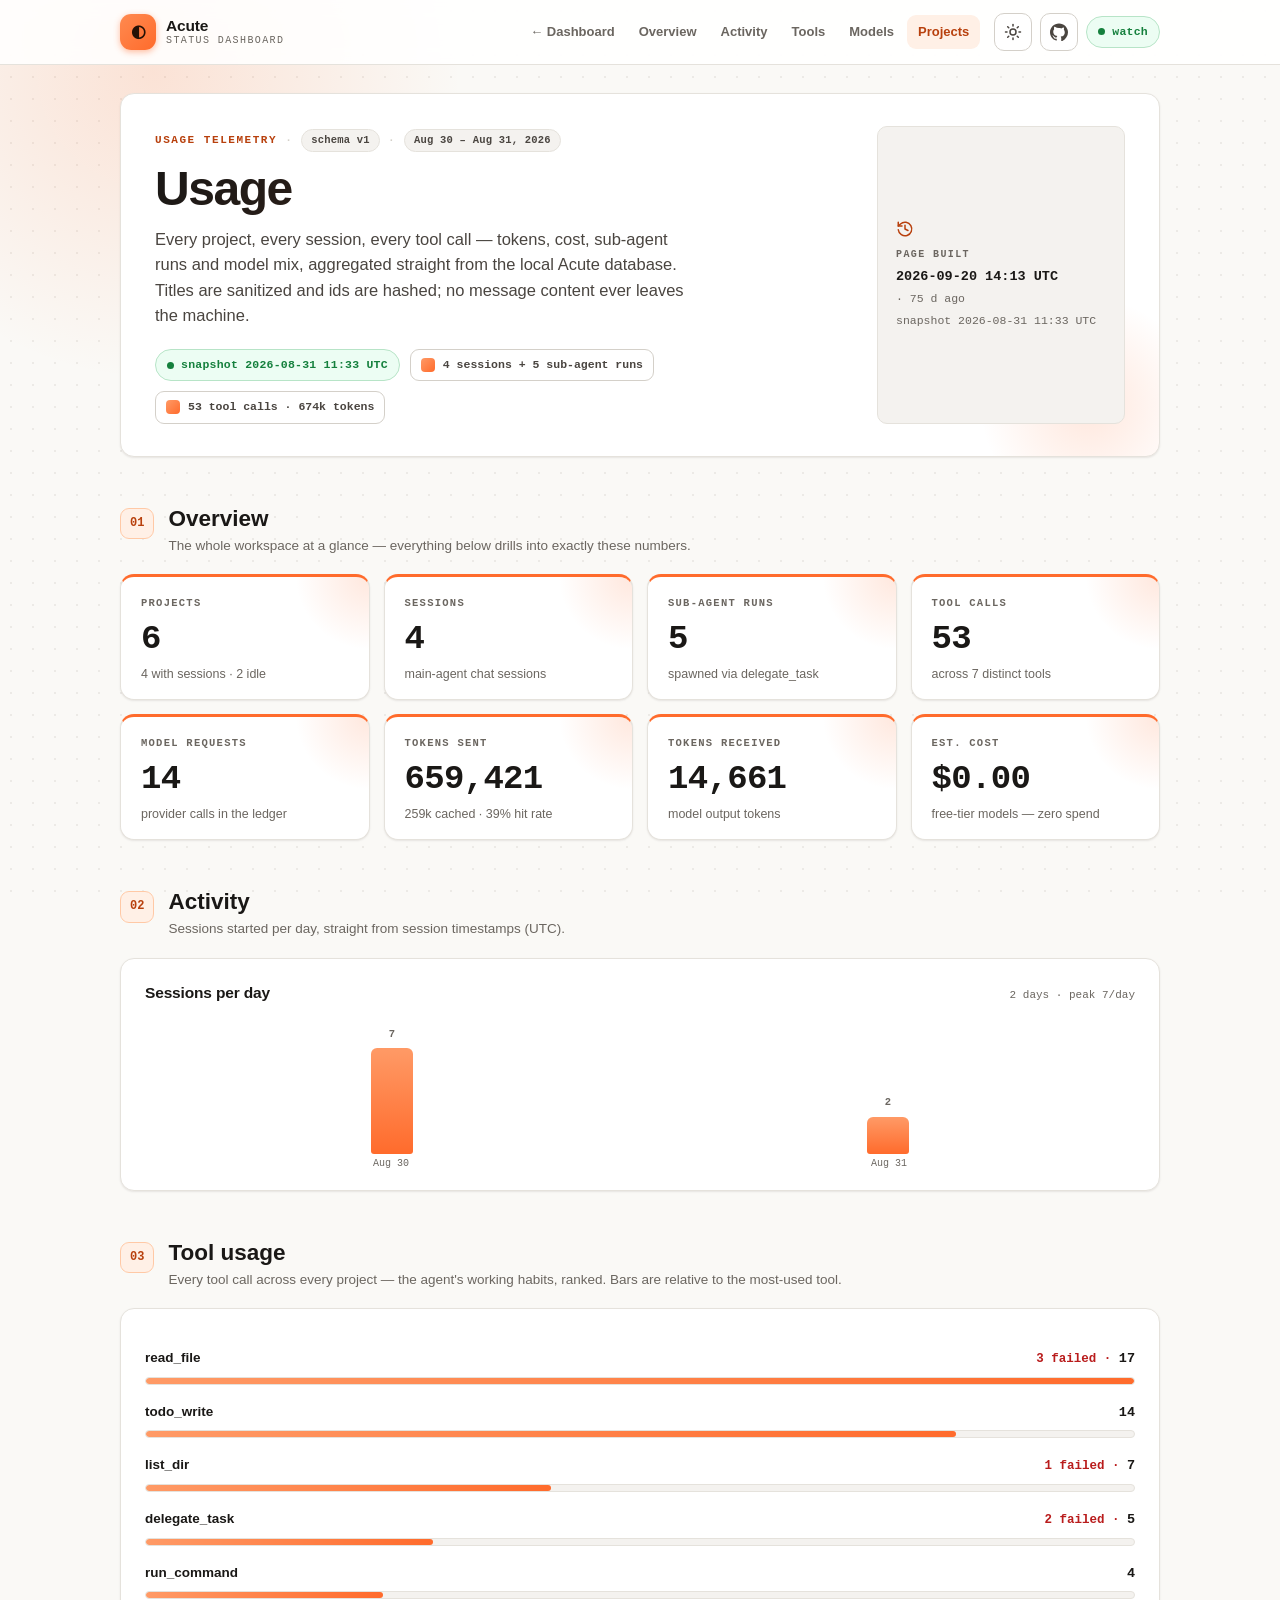
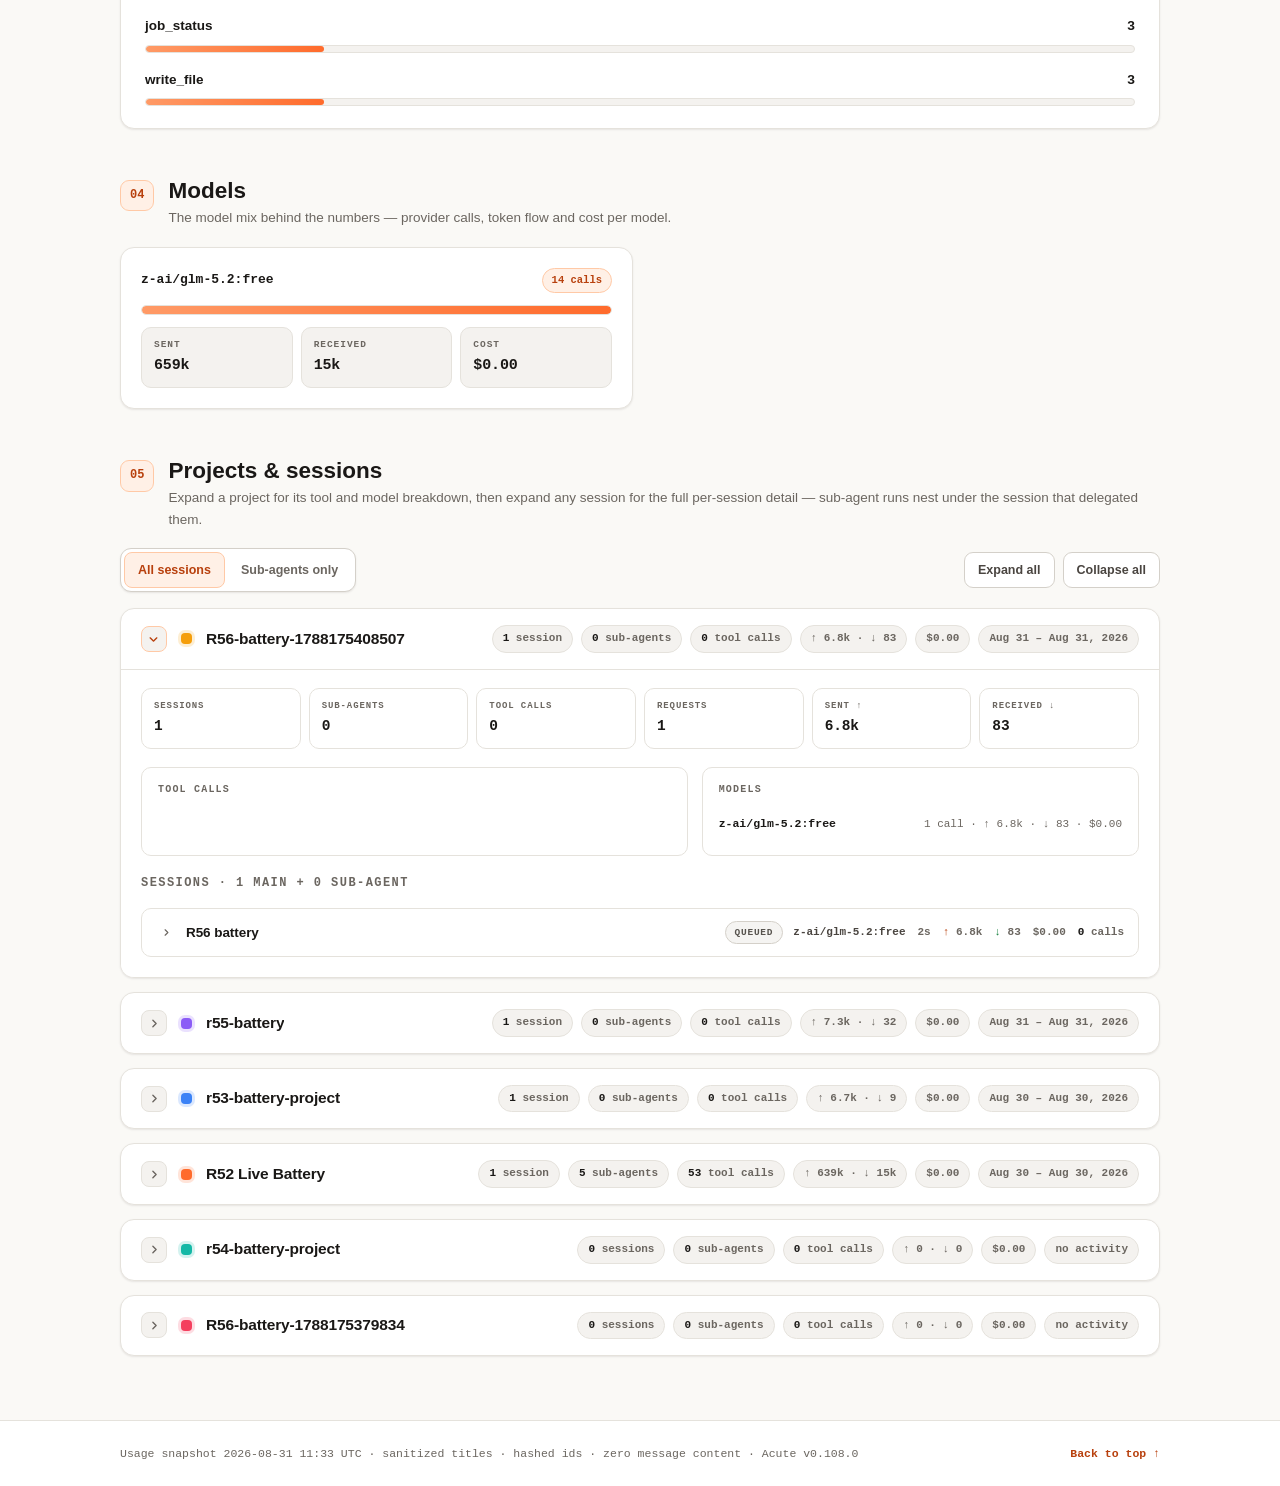
<file: usage.html>
<!DOCTYPE html>
<html lang="en" data-theme="light">
<head>
<meta charset="utf-8">
<meta name="viewport" content="width=device-width, initial-scale=1">
<title>Acute — usage</title>
<meta name="description" content="Detailed usage telemetry for Acute: per-project and per-session tokens, tool calls, sub-agent runs, model mix and estimated cost.">
<meta name="color-scheme" content="light dark">
<meta name="theme-color" content="#FF6B2C" media="(prefers-color-scheme: light)">
<meta name="theme-color" content="#0d0c0a" media="(prefers-color-scheme: dark)">
<meta property="og:title" content="Acute — usage">
<meta name="og:description" content="Detailed usage telemetry for Acute: per-project and per-session tokens, tool calls, sub-agent runs, model mix and estimated cost.">
<meta property="og:type" content="website">
<meta property="og:url" content="https://testplay-byte.github.io/DASHBOARD/usage.html">
<link rel="canonical" href="https://testplay-byte.github.io/DASHBOARD/usage.html">
<link rel="icon" href="data:image/svg+xml,%3Csvg%20xmlns%3D%22http%3A%2F%2Fwww.w3.org%2F2000%2Fsvg%22%20viewBox%3D%220%200%2064%2064%22%3E%3Crect%20width%3D%2264%22%20height%3D%2264%22%20rx%3D%2214%22%20fill%3D%22%23FF6B2C%22%2F%3E%3Ctext%20x%3D%2232%22%20y%3D%2245%22%20font-family%3D%22Menlo%2C%20Consolas%2C%20monospace%22%20font-size%3D%2234%22%20font-weight%3D%22700%22%20text-anchor%3D%22middle%22%20fill%3D%22%231f130a%22%3E%E2%97%90%3C%2Ftext%3E%3C%2Fsvg%3E">
<link rel="stylesheet" href="assets/style.css?v=20260920t141333157z">
<link rel="stylesheet" href="assets/usage.css?v=20260920t141333157z">
<script>
  // Apply persisted theme before paint to avoid a flash.
  (function () {
    try {
      var stored = localStorage.getItem("acute-theme");
      var prefersDark = window.matchMedia("(prefers-color-scheme: dark)").matches;
      var theme = stored === "dark" || stored === "light" ? stored : (prefersDark ? "dark" : "light");
      document.documentElement.setAttribute("data-theme", theme);
    } catch (_) { /* ignore */ }
    document.documentElement.classList.add("js");
  })();
</script>
</head>
<body id="top">
<a class="skip-link" href="#main">Skip to content</a>

<header class="site-header" role="banner">
  <div class="container header-inner">
    <a class="brand" href="index.html" aria-label="Acute — back to the status dashboard">
      <span class="brand-mark" aria-hidden="true">◐</span>
      <span class="brand-text">
        <span class="brand-name">Acute</span>
        <span class="brand-sub">status dashboard</span>
      </span>
    </a>
    <nav class="site-nav" aria-label="Usage sections">
      <a href="index.html">← Dashboard</a>
      <a href="#overview">Overview</a>
      <a href="#activity">Activity</a>
      <a href="#tools">Tools</a>
      <a href="#models">Models</a>
      <a href="#projects">Projects</a>
    </nav>
    <div class="header-actions">
      <button type="button" class="theme-toggle" id="theme-toggle" aria-label="Toggle dark mode" aria-pressed="false" title="Toggle dark mode">
        <svg class="theme-icon theme-icon-sun" viewBox="0 0 24 24" fill="none" stroke="currentColor" stroke-width="2" stroke-linecap="round" stroke-linejoin="round" aria-hidden="true">
          <circle cx="12" cy="12" r="4"/>
          <path d="M12 2v2"/><path d="M12 20v2"/><path d="M4.93 4.93l1.41 1.41"/><path d="M17.66 17.66l1.41 1.41"/><path d="M2 12h2"/><path d="M20 12h2"/><path d="M6.34 17.66l-1.41 1.41"/><path d="M19.07 4.93l-1.41 1.41"/>
        </svg>
        <svg class="theme-icon theme-icon-moon" viewBox="0 0 24 24" fill="none" stroke="currentColor" stroke-width="2" stroke-linecap="round" stroke-linejoin="round" aria-hidden="true">
          <path d="M21 12.79A9 9 0 1 1 11.21 3 7 7 0 0 0 21 12.79z"/>
        </svg>
      </button>
      <a class="github-link" href="https://github.com/testplay-byte/DASHBOARD" target="_blank" rel="noopener noreferrer" aria-label="View source on GitHub">
        <svg viewBox="0 0 24 24" fill="currentColor" aria-hidden="true">
          <path d="M12 .5C5.37.5 0 5.78 0 12.292c0 5.211 3.438 9.63 8.205 11.18.6.111.82-.26.82-.577 0-.285-.01-1.04-.016-2.046-3.338.726-4.043-1.61-4.043-1.61-.546-1.387-1.333-1.756-1.333-1.756-1.09-.745.082-.73.082-.73 1.205.085 1.838 1.237 1.838 1.237 1.07 1.834 2.807 1.304 3.492.997.108-.776.42-1.305.762-1.605-2.665-.305-5.466-1.332-5.466-5.93 0-1.31.47-2.383 1.236-3.221-.124-.303-.535-1.523.117-3.173 0 0 1.008-.323 3.301 1.23A11.51 11.51 0 0 1 12 6.802c1.025.005 2.058.139 3.022.408 2.29-1.553 3.297-1.23 3.297-1.23.653 1.65.242 2.87.119 3.172.77.838 1.234 1.91 1.234 3.221 0 4.61-2.807 5.622-5.48 5.92.43.371.81 1.103.81 2.222 0 1.604-.014 2.898-.014 3.293 0 .32.216.695.825.576C20.565 21.917 24 17.498 24 12.292 24 5.78 18.627.5 12 .5z"/>
        </svg>
      </a>
      <span class="pill pill-ok header-status-pill"><span class="pill-dot" aria-hidden="true"></span>watch</span>
    </div>
  </div>
</header>

<main id="main" class="container main-area">

  <!-- · usage hero · -->
  <section class="hero card reveal usage-hero" aria-labelledby="usage-title">
    <div class="hero-main">
      <div class="hero-eyebrow">
        <span class="hero-availability">Usage telemetry</span>
        <span class="hero-dot" aria-hidden="true">·</span>
        <span class="hero-version">schema v1</span>
        <span class="hero-dot" aria-hidden="true">·</span>
        <span class="hero-version">Aug 30 – Aug 31, 2026</span>
      </div>
      <h1 id="usage-title">Usage</h1>
      <p class="tagline">Every project, every session, every tool call — tokens, cost, sub-agent runs and model mix, aggregated straight from the local Acute database. Titles are sanitized and ids are hashed; no message content ever leaves the machine.</p>
      <div class="hero-chips">
        <span class="pill pill-ok"><span class="pill-dot" aria-hidden="true"></span>snapshot 2026-08-31 11:33 UTC</span>
        <span class="chip"><span class="chip-icon usage-chip-ico" aria-hidden="true"></span>4 sessions + 5 sub-agent runs</span>
        <span class="chip"><span class="chip-icon usage-chip-ico" aria-hidden="true"></span>53 tool calls · 674k tokens</span>
      </div>
    </div>
    <aside class="updated-box" aria-label="Page built">
      <svg class="updated-icon" viewBox="0 0 24 24" fill="none" stroke="currentColor" stroke-width="2" stroke-linecap="round" stroke-linejoin="round" aria-hidden="true"><path d="M3 3v5h5"/><path d="M3.05 13A9 9 0 1 0 6 5.3L3 8"/><path d="M12 7v5l4 2"/></svg>
      <span class="updated-label">Page built</span>
      <span class="updated-time">2026-09-20 14:13 UTC</span>
      <span class="updated-relative" id="updated-relative"></span>
      <span class="updated-relative">snapshot 2026-08-31 11:33 UTC</span>
    </aside>
  </section>

  <!-- · 01 usage overview · -->
  <section id="overview" class="u-section reveal" aria-labelledby="usage-overview-title">
    <header class="section-head">
      <span class="section-index" aria-hidden="true">01</span>
      <div>
        <h2 id="usage-overview-title">Overview</h2>
        <p class="section-desc">The whole workspace at a glance — everything below drills into exactly these numbers.</p>
      </div>
    </header>
    <div class="stats-grid">
      <article class="stat-card card">
        <span class="stat-label">Projects</span>
        <span class="stat-value" data-count="6">6</span>
        <span class="stat-sub">4 with sessions · 2 idle</span>
      </article>
      <article class="stat-card card">
        <span class="stat-label">Sessions</span>
        <span class="stat-value" data-count="4">4</span>
        <span class="stat-sub">main-agent chat sessions</span>
      </article>
      <article class="stat-card card">
        <span class="stat-label">Sub-agent runs</span>
        <span class="stat-value" data-count="5">5</span>
        <span class="stat-sub">spawned via delegate_task</span>
      </article>
      <article class="stat-card card">
        <span class="stat-label">Tool calls</span>
        <span class="stat-value" data-count="53">53</span>
        <span class="stat-sub">across 7 distinct tools</span>
      </article>
      <article class="stat-card card">
        <span class="stat-label">Model requests</span>
        <span class="stat-value" data-count="14">14</span>
        <span class="stat-sub">provider calls in the ledger</span>
      </article>
      <article class="stat-card card">
        <span class="stat-label">Tokens sent</span>
        <span class="stat-value" data-count="659421">659,421</span>
        <span class="stat-sub">259k cached · 39% hit rate</span>
      </article>
      <article class="stat-card card">
        <span class="stat-label">Tokens received</span>
        <span class="stat-value" data-count="14661">14,661</span>
        <span class="stat-sub">model output tokens</span>
      </article>
      <article class="stat-card card">
        <span class="stat-label">Est. cost</span>
        <span class="stat-value" >$0.00</span>
        <span class="stat-sub">free-tier models — zero spend</span>
      </article>
    </div>
  </section>

  <!-- · 02 activity · -->
  <section id="activity" class="u-section reveal" aria-labelledby="usage-activity-title">
    <header class="section-head">
      <span class="section-index" aria-hidden="true">02</span>
      <div>
        <h2 id="usage-activity-title">Activity</h2>
        <p class="section-desc">Sessions started per day, straight from session timestamps (UTC).</p>
      </div>
    </header>
    <div class="u-activity card">
      <div class="u-activity-head">
        <span class="u-activity-title">Sessions per day</span>
        <span class="u-activity-sub">2 days · peak 7/day</span>
      </div>
      <div class="u-chart">
        <div class="u-col" role="img" aria-label="Aug 30, 2026 — 7 sessions started">
          <span class="u-col-count">7</span>
          <div class="u-col-bar" style="height:100%"></div>
        </div>
        <div class="u-col" role="img" aria-label="Aug 31, 2026 — 2 sessions started">
          <span class="u-col-count">2</span>
          <div class="u-col-bar" style="height:29%"></div>
        </div>
      </div>
      <div class="u-cols-days">
          <span class="u-col-day">Aug 30</span>
          <span class="u-col-day">Aug 31</span>
      </div>
    </div>
  </section>

  <!-- · 03 tools · -->
  <section id="tools" class="u-section reveal" aria-labelledby="usage-tools-title">
    <header class="section-head">
      <span class="section-index" aria-hidden="true">03</span>
      <div>
        <h2 id="usage-tools-title">Tool usage</h2>
        <p class="section-desc">Every tool call across every project — the agent's working habits, ranked. Bars are relative to the most-used tool.</p>
      </div>
    </header>
    <div class="u-tools card">
      <div class="u-rows">
        <div class="suite-row">
          <div class="suite-head">
            <span class="suite-name" >read_file</span>
            <span class="suite-count"><span class="u-tool-fail" title="3 failed calls">3 failed · </span><strong>17</strong></span>
          </div>
          <div class="bar suite-bar" role="progressbar" aria-valuenow="17" aria-valuemin="0" aria-valuemax="17" aria-label="read_file share">
            <div class="bar-fill" style="--w:100%"></div>
          </div>
        </div>
        <div class="suite-row">
          <div class="suite-head">
            <span class="suite-name" >todo_write</span>
            <span class="suite-count"><strong>14</strong></span>
          </div>
          <div class="bar suite-bar" role="progressbar" aria-valuenow="14" aria-valuemin="0" aria-valuemax="17" aria-label="todo_write share">
            <div class="bar-fill" style="--w:82%"></div>
          </div>
        </div>
        <div class="suite-row">
          <div class="suite-head">
            <span class="suite-name" >list_dir</span>
            <span class="suite-count"><span class="u-tool-fail" title="1 failed call">1 failed · </span><strong>7</strong></span>
          </div>
          <div class="bar suite-bar" role="progressbar" aria-valuenow="7" aria-valuemin="0" aria-valuemax="17" aria-label="list_dir share">
            <div class="bar-fill" style="--w:41%"></div>
          </div>
        </div>
        <div class="suite-row">
          <div class="suite-head">
            <span class="suite-name" >delegate_task</span>
            <span class="suite-count"><span class="u-tool-fail" title="2 failed calls">2 failed · </span><strong>5</strong></span>
          </div>
          <div class="bar suite-bar" role="progressbar" aria-valuenow="5" aria-valuemin="0" aria-valuemax="17" aria-label="delegate_task share">
            <div class="bar-fill" style="--w:29%"></div>
          </div>
        </div>
        <div class="suite-row">
          <div class="suite-head">
            <span class="suite-name" >run_command</span>
            <span class="suite-count"><strong>4</strong></span>
          </div>
          <div class="bar suite-bar" role="progressbar" aria-valuenow="4" aria-valuemin="0" aria-valuemax="17" aria-label="run_command share">
            <div class="bar-fill" style="--w:24%"></div>
          </div>
        </div>
        <div class="suite-row">
          <div class="suite-head">
            <span class="suite-name" >job_status</span>
            <span class="suite-count"><strong>3</strong></span>
          </div>
          <div class="bar suite-bar" role="progressbar" aria-valuenow="3" aria-valuemin="0" aria-valuemax="17" aria-label="job_status share">
            <div class="bar-fill" style="--w:18%"></div>
          </div>
        </div>
        <div class="suite-row">
          <div class="suite-head">
            <span class="suite-name" >write_file</span>
            <span class="suite-count"><strong>3</strong></span>
          </div>
          <div class="bar suite-bar" role="progressbar" aria-valuenow="3" aria-valuemin="0" aria-valuemax="17" aria-label="write_file share">
            <div class="bar-fill" style="--w:18%"></div>
          </div>
        </div>
      </div>
    </div>
  </section>

  <!-- · 04 models · -->
  <section id="models" class="u-section reveal" aria-labelledby="usage-models-title">
    <header class="section-head">
      <span class="section-index" aria-hidden="true">04</span>
      <div>
        <h2 id="usage-models-title">Models</h2>
        <p class="section-desc">The model mix behind the numbers — provider calls, token flow and cost per model.</p>
      </div>
    </header>
    <div class="u-models-grid">
      <article class="u-model-card card">
        <div class="u-model-top">
          <span class="u-model-name" title="z-ai/glm-5.2:free">z-ai/glm-5.2:free</span>
          <span class="u-model-calls">14 calls</span>
        </div>
        <div class="bar" role="progressbar" aria-valuenow="14" aria-valuemin="0" aria-valuemax="14" aria-label="z-ai/glm-5.2:free calls relative to the busiest model">
          <div class="bar-fill" style="--w:100%"></div>
        </div>
        <div class="u-model-nums">
          <span class="u-model-num"><span class="u-model-num-label">Sent</span><span class="u-model-num-value" title="659,421 tokens">659k</span></span>
          <span class="u-model-num"><span class="u-model-num-label">Received</span><span class="u-model-num-value" title="14,661 tokens">15k</span></span>
          <span class="u-model-num"><span class="u-model-num-label">Cost</span><span class="u-model-num-value">$0.00</span></span>
        </div>
      </article>
    </div>
  </section>

  <!-- · 05 projects · -->
  <section id="projects" class="u-section reveal" aria-labelledby="usage-projects-title">
    <header class="section-head">
      <span class="section-index" aria-hidden="true">05</span>
      <div>
        <h2 id="usage-projects-title">Projects &amp; sessions</h2>
        <p class="section-desc">Expand a project for its tool and model breakdown, then expand any session for the full per-session detail — sub-agent runs nest under the session that delegated them.</p>
      </div>
    </header>
    <div class="u-controls">
      <div class="u-filter" role="group" aria-label="Filter sessions">
        <button type="button" class="u-filter-btn" data-mode="all" aria-pressed="true">All sessions</button>
        <button type="button" class="u-filter-btn" data-mode="subs" aria-pressed="false">Sub-agents only</button>
      </div>
      <div class="u-bulk">
        <button type="button" class="u-bulk-btn" id="u-expand-all">Expand all</button>
        <button type="button" class="u-bulk-btn" id="u-collapse-all">Collapse all</button>
      </div>
    </div>
      <details class="proj card" data-pid="p0ojo1dh">
        <summary class="proj-summary">
          <span class="proj-chevron" aria-hidden="true"><svg viewBox="0 0 24 24" fill="none" stroke="currentColor" stroke-width="2.5" stroke-linecap="round" stroke-linejoin="round"><polyline points="9 18 15 12 9 6"/></svg></span>
          <span class="proj-dot" style="--pc:#F59E0B" aria-hidden="true"></span>
          <span class="proj-name">R56-battery-1788175408507</span>
          
          <span class="proj-meta">
            <span class="proj-chip"><strong>1</strong> session</span>
            <span class="proj-chip"><strong>0</strong> sub-agents</span>
            <span class="proj-chip"><strong>0</strong> tool calls</span>
            <span class="proj-chip" title="6,751 sent · 83 received">↑ 6.8k · ↓ 83</span>
            <span class="proj-chip">$0.00</span>
            <span class="proj-chip">Aug 31 – Aug 31, 2026</span>
          </span>
        </summary>
        <div class="proj-body">
          <div class="proj-stats">
            <span class="proj-stat"><span class="proj-stat-label">Sessions</span><span class="proj-stat-value">1</span></span>
            <span class="proj-stat"><span class="proj-stat-label">Sub-agents</span><span class="proj-stat-value">0</span></span>
            <span class="proj-stat"><span class="proj-stat-label">Tool calls</span><span class="proj-stat-value">0</span></span>
            <span class="proj-stat"><span class="proj-stat-label">Requests</span><span class="proj-stat-value">1</span></span>
            <span class="proj-stat"><span class="proj-stat-label">Sent ↑</span><span class="proj-stat-value" title="6,751 tokens">6.8k</span></span>
            <span class="proj-stat"><span class="proj-stat-label">Received ↓</span><span class="proj-stat-value" title="83 tokens">83</span></span>
          </div>
          <div class="proj-cols">
            <div class="proj-panel">
              <div class="proj-panel-title">Tool calls</div>
              <div class="u-rows">

              </div>
            </div>
            <div class="proj-panel">
              <div class="proj-panel-title">Models</div>
          <div class="proj-mrow">
            <span class="proj-mname" title="z-ai/glm-5.2:free">z-ai/glm-5.2:free</span>
            <span class="proj-mnums">1 call · ↑ 6.8k · ↓ 83 · $0.00</span>
          </div>
            </div>
          </div>
          <h4 class="sess-heading">Sessions · 1 main + 0 sub-agent</h4>
          <div class="sess-list">
        <details class="sess" data-sid="s10ywbji">
          <summary class="sess-summary">
            <span class="sess-chevron" aria-hidden="true"><svg viewBox="0 0 24 24" fill="none" stroke="currentColor" stroke-width="2.5" stroke-linecap="round" stroke-linejoin="round"><polyline points="9 18 15 12 9 6"/></svg></span>
            <span class="sess-title" title="R56 battery">R56 battery</span>
            <span class="sess-status st-queued">queued</span>
            <span class="sess-nums">
              <span class="sess-num is-model" title="z-ai/glm-5.2:free">z-ai/glm-5.2:free</span>
              <span class="sess-num">2s</span>
              <span class="sess-num"><span class="up" title="tokens sent">↑</span> 6.8k</span>
              <span class="sess-num"><span class="down" title="tokens received">↓</span> 83</span>
              <span class="sess-num">$0.00</span>
              <span class="sess-num"><strong>0</strong> calls</span>
              
            </span>
          </summary>
        <div class="sess-body">
          <div class="sess-facts">
            <span class="sess-fact"><span class="sess-fact-label">Requests</span><span class="sess-fact-value">1</span></span>
            <span class="sess-fact"><span class="sess-fact-label">Sent ↑</span><span class="sess-fact-value" title="6,751 tokens">6.8k</span></span>
            <span class="sess-fact"><span class="sess-fact-label">Received ↓</span><span class="sess-fact-value" title="83 tokens">83</span></span>
            <span class="sess-fact"><span class="sess-fact-label">Cached</span><span class="sess-fact-value" title="0 tokens">0</span></span>
          </div>
          <p class="sess-meta">Started 2026-08-31 11:23 UTC · ended 2026-08-31 11:23 UTC · 2s · <span class="mono">z-ai/glm-5.2:free</span></p>
                    <p class="sess-meta">No tool calls recorded in this session.</p>
        </div>

        </details>

          </div>
        </div>
      </details>
      <details class="proj card" data-pid="p1rvb4ev">
        <summary class="proj-summary">
          <span class="proj-chevron" aria-hidden="true"><svg viewBox="0 0 24 24" fill="none" stroke="currentColor" stroke-width="2.5" stroke-linecap="round" stroke-linejoin="round"><polyline points="9 18 15 12 9 6"/></svg></span>
          <span class="proj-dot" style="--pc:#8B5CF6" aria-hidden="true"></span>
          <span class="proj-name">r55-battery</span>
          
          <span class="proj-meta">
            <span class="proj-chip"><strong>1</strong> session</span>
            <span class="proj-chip"><strong>0</strong> sub-agents</span>
            <span class="proj-chip"><strong>0</strong> tool calls</span>
            <span class="proj-chip" title="7,298 sent · 32 received">↑ 7.3k · ↓ 32</span>
            <span class="proj-chip">$0.00</span>
            <span class="proj-chip">Aug 31 – Aug 31, 2026</span>
          </span>
        </summary>
        <div class="proj-body">
          <div class="proj-stats">
            <span class="proj-stat"><span class="proj-stat-label">Sessions</span><span class="proj-stat-value">1</span></span>
            <span class="proj-stat"><span class="proj-stat-label">Sub-agents</span><span class="proj-stat-value">0</span></span>
            <span class="proj-stat"><span class="proj-stat-label">Tool calls</span><span class="proj-stat-value">0</span></span>
            <span class="proj-stat"><span class="proj-stat-label">Requests</span><span class="proj-stat-value">1</span></span>
            <span class="proj-stat"><span class="proj-stat-label">Sent ↑</span><span class="proj-stat-value" title="7,298 tokens">7.3k</span></span>
            <span class="proj-stat"><span class="proj-stat-label">Received ↓</span><span class="proj-stat-value" title="32 tokens">32</span></span>
          </div>
          <div class="proj-cols">
            <div class="proj-panel">
              <div class="proj-panel-title">Tool calls</div>
              <div class="u-rows">

              </div>
            </div>
            <div class="proj-panel">
              <div class="proj-panel-title">Models</div>
          <div class="proj-mrow">
            <span class="proj-mname" title="z-ai/glm-5.2:free">z-ai/glm-5.2:free</span>
            <span class="proj-mnums">1 call · ↑ 7.3k · ↓ 32 · $0.00</span>
          </div>
            </div>
          </div>
          <h4 class="sess-heading">Sessions · 1 main + 0 sub-agent</h4>
          <div class="sess-list">
        <details class="sess" data-sid="s1wqvxhn">
          <summary class="sess-summary">
            <span class="sess-chevron" aria-hidden="true"><svg viewBox="0 0 24 24" fill="none" stroke="currentColor" stroke-width="2.5" stroke-linecap="round" stroke-linejoin="round"><polyline points="9 18 15 12 9 6"/></svg></span>
            <span class="sess-title" title="r55 battery">r55 battery</span>
            <span class="sess-status st-queued">queued</span>
            <span class="sess-nums">
              <span class="sess-num is-model" title="z-ai/glm-5.2:free">z-ai/glm-5.2:free</span>
              <span class="sess-num">20s</span>
              <span class="sess-num"><span class="up" title="tokens sent">↑</span> 7.3k</span>
              <span class="sess-num"><span class="down" title="tokens received">↓</span> 32</span>
              <span class="sess-num">$0.00</span>
              <span class="sess-num"><strong>0</strong> calls</span>
              
            </span>
          </summary>
        <div class="sess-body">
          <div class="sess-facts">
            <span class="sess-fact"><span class="sess-fact-label">Requests</span><span class="sess-fact-value">1</span></span>
            <span class="sess-fact"><span class="sess-fact-label">Sent ↑</span><span class="sess-fact-value" title="7,298 tokens">7.3k</span></span>
            <span class="sess-fact"><span class="sess-fact-label">Received ↓</span><span class="sess-fact-value" title="32 tokens">32</span></span>
            <span class="sess-fact"><span class="sess-fact-label">Cached</span><span class="sess-fact-value" title="0 tokens">0</span></span>
          </div>
          <p class="sess-meta">Started 2026-08-31 09:46 UTC · ended 2026-08-31 09:47 UTC · 20s · <span class="mono">z-ai/glm-5.2:free</span></p>
                    <p class="sess-meta">No tool calls recorded in this session.</p>
        </div>

        </details>

          </div>
        </div>
      </details>
      <details class="proj card" data-pid="p1yasc7z">
        <summary class="proj-summary">
          <span class="proj-chevron" aria-hidden="true"><svg viewBox="0 0 24 24" fill="none" stroke="currentColor" stroke-width="2.5" stroke-linecap="round" stroke-linejoin="round"><polyline points="9 18 15 12 9 6"/></svg></span>
          <span class="proj-dot" style="--pc:#3B82F6" aria-hidden="true"></span>
          <span class="proj-name">r53-battery-project</span>
          
          <span class="proj-meta">
            <span class="proj-chip"><strong>1</strong> session</span>
            <span class="proj-chip"><strong>0</strong> sub-agents</span>
            <span class="proj-chip"><strong>0</strong> tool calls</span>
            <span class="proj-chip" title="6,742 sent · 9 received">↑ 6.7k · ↓ 9</span>
            <span class="proj-chip">$0.00</span>
            <span class="proj-chip">Aug 30 – Aug 30, 2026</span>
          </span>
        </summary>
        <div class="proj-body">
          <div class="proj-stats">
            <span class="proj-stat"><span class="proj-stat-label">Sessions</span><span class="proj-stat-value">1</span></span>
            <span class="proj-stat"><span class="proj-stat-label">Sub-agents</span><span class="proj-stat-value">0</span></span>
            <span class="proj-stat"><span class="proj-stat-label">Tool calls</span><span class="proj-stat-value">0</span></span>
            <span class="proj-stat"><span class="proj-stat-label">Requests</span><span class="proj-stat-value">1</span></span>
            <span class="proj-stat"><span class="proj-stat-label">Sent ↑</span><span class="proj-stat-value" title="6,742 tokens">6.7k</span></span>
            <span class="proj-stat"><span class="proj-stat-label">Received ↓</span><span class="proj-stat-value" title="9 tokens">9</span></span>
          </div>
          <div class="proj-cols">
            <div class="proj-panel">
              <div class="proj-panel-title">Tool calls</div>
              <div class="u-rows">

              </div>
            </div>
            <div class="proj-panel">
              <div class="proj-panel-title">Models</div>
          <div class="proj-mrow">
            <span class="proj-mname" title="z-ai/glm-5.2:free">z-ai/glm-5.2:free</span>
            <span class="proj-mnums">1 call · ↑ 6.7k · ↓ 9 · $0.00</span>
          </div>
            </div>
          </div>
          <h4 class="sess-heading">Sessions · 1 main + 0 sub-agent</h4>
          <div class="sess-list">
        <details class="sess" data-sid="s1snkupd">
          <summary class="sess-summary">
            <span class="sess-chevron" aria-hidden="true"><svg viewBox="0 0 24 24" fill="none" stroke="currentColor" stroke-width="2.5" stroke-linecap="round" stroke-linejoin="round"><polyline points="9 18 15 12 9 6"/></svg></span>
            <span class="sess-title" title="Reply with exactly: R53 CONNECTION GATE VERIFIED">Reply with exactly: R53 CONNECTION GATE VERIFIED</span>
            <span class="sess-status st-queued">queued</span>
            <span class="sess-nums">
              <span class="sess-num is-model" title="z-ai/glm-5.2:free">z-ai/glm-5.2:free</span>
              <span class="sess-num">16s</span>
              <span class="sess-num"><span class="up" title="tokens sent">↑</span> 6.7k</span>
              <span class="sess-num"><span class="down" title="tokens received">↓</span> 9</span>
              <span class="sess-num">$0.00</span>
              <span class="sess-num"><strong>0</strong> calls</span>
              
            </span>
          </summary>
        <div class="sess-body">
          <div class="sess-facts">
            <span class="sess-fact"><span class="sess-fact-label">Requests</span><span class="sess-fact-value">1</span></span>
            <span class="sess-fact"><span class="sess-fact-label">Sent ↑</span><span class="sess-fact-value" title="6,742 tokens">6.7k</span></span>
            <span class="sess-fact"><span class="sess-fact-label">Received ↓</span><span class="sess-fact-value" title="9 tokens">9</span></span>
            <span class="sess-fact"><span class="sess-fact-label">Cached</span><span class="sess-fact-value" title="128 tokens">128</span></span>
          </div>
          <p class="sess-meta">Started 2026-08-30 17:52 UTC · ended 2026-08-30 17:52 UTC · 16s · <span class="mono">z-ai/glm-5.2:free</span></p>
                    <p class="sess-meta">No tool calls recorded in this session.</p>
        </div>

        </details>

          </div>
        </div>
      </details>
      <details class="proj card" data-pid="p1ib8keo">
        <summary class="proj-summary">
          <span class="proj-chevron" aria-hidden="true"><svg viewBox="0 0 24 24" fill="none" stroke="currentColor" stroke-width="2.5" stroke-linecap="round" stroke-linejoin="round"><polyline points="9 18 15 12 9 6"/></svg></span>
          <span class="proj-dot" style="--pc:#FF6B2C" aria-hidden="true"></span>
          <span class="proj-name">R52 Live Battery</span>
          
          <span class="proj-meta">
            <span class="proj-chip"><strong>1</strong> session</span>
            <span class="proj-chip"><strong>5</strong> sub-agents</span>
            <span class="proj-chip"><strong>53</strong> tool calls</span>
            <span class="proj-chip" title="638,630 sent · 14,537 received">↑ 639k · ↓ 15k</span>
            <span class="proj-chip">$0.00</span>
            <span class="proj-chip">Aug 30 – Aug 30, 2026</span>
          </span>
        </summary>
        <div class="proj-body">
          <div class="proj-stats">
            <span class="proj-stat"><span class="proj-stat-label">Sessions</span><span class="proj-stat-value">1</span></span>
            <span class="proj-stat"><span class="proj-stat-label">Sub-agents</span><span class="proj-stat-value">5</span></span>
            <span class="proj-stat"><span class="proj-stat-label">Tool calls</span><span class="proj-stat-value">53</span></span>
            <span class="proj-stat"><span class="proj-stat-label">Requests</span><span class="proj-stat-value">11</span></span>
            <span class="proj-stat"><span class="proj-stat-label">Sent ↑</span><span class="proj-stat-value" title="638,630 tokens">639k</span></span>
            <span class="proj-stat"><span class="proj-stat-label">Received ↓</span><span class="proj-stat-value" title="14,537 tokens">15k</span></span>
          </div>
          <div class="proj-cols">
            <div class="proj-panel">
              <div class="proj-panel-title">Tool calls</div>
              <div class="u-rows">
        <div class="suite-row">
          <div class="suite-head">
            <span class="suite-name" >read_file</span>
            <span class="suite-count"><span class="u-tool-fail">3 failed · </span><strong>17</strong></span>
          </div>
          <div class="bar suite-bar" role="progressbar" aria-valuenow="17" aria-valuemin="0" aria-valuemax="17" aria-label="read_file share">
            <div class="bar-fill" style="--w:100%"></div>
          </div>
        </div>
        <div class="suite-row">
          <div class="suite-head">
            <span class="suite-name" >todo_write</span>
            <span class="suite-count"><strong>14</strong></span>
          </div>
          <div class="bar suite-bar" role="progressbar" aria-valuenow="14" aria-valuemin="0" aria-valuemax="17" aria-label="todo_write share">
            <div class="bar-fill" style="--w:82%"></div>
          </div>
        </div>
        <div class="suite-row">
          <div class="suite-head">
            <span class="suite-name" >list_dir</span>
            <span class="suite-count"><span class="u-tool-fail">1 failed · </span><strong>7</strong></span>
          </div>
          <div class="bar suite-bar" role="progressbar" aria-valuenow="7" aria-valuemin="0" aria-valuemax="17" aria-label="list_dir share">
            <div class="bar-fill" style="--w:41%"></div>
          </div>
        </div>
        <div class="suite-row">
          <div class="suite-head">
            <span class="suite-name" >delegate_task</span>
            <span class="suite-count"><span class="u-tool-fail">2 failed · </span><strong>5</strong></span>
          </div>
          <div class="bar suite-bar" role="progressbar" aria-valuenow="5" aria-valuemin="0" aria-valuemax="17" aria-label="delegate_task share">
            <div class="bar-fill" style="--w:29%"></div>
          </div>
        </div>
        <div class="suite-row">
          <div class="suite-head">
            <span class="suite-name" >run_command</span>
            <span class="suite-count"><strong>4</strong></span>
          </div>
          <div class="bar suite-bar" role="progressbar" aria-valuenow="4" aria-valuemin="0" aria-valuemax="17" aria-label="run_command share">
            <div class="bar-fill" style="--w:24%"></div>
          </div>
        </div>
        <div class="suite-row">
          <div class="suite-head">
            <span class="suite-name" >job_status</span>
            <span class="suite-count"><strong>3</strong></span>
          </div>
          <div class="bar suite-bar" role="progressbar" aria-valuenow="3" aria-valuemin="0" aria-valuemax="17" aria-label="job_status share">
            <div class="bar-fill" style="--w:18%"></div>
          </div>
        </div>
        <div class="suite-row">
          <div class="suite-head">
            <span class="suite-name" >write_file</span>
            <span class="suite-count"><strong>3</strong></span>
          </div>
          <div class="bar suite-bar" role="progressbar" aria-valuenow="3" aria-valuemin="0" aria-valuemax="17" aria-label="write_file share">
            <div class="bar-fill" style="--w:18%"></div>
          </div>
        </div>
              </div>
            </div>
            <div class="proj-panel">
              <div class="proj-panel-title">Models</div>
          <div class="proj-mrow">
            <span class="proj-mname" title="z-ai/glm-5.2:free">z-ai/glm-5.2:free</span>
            <span class="proj-mnums">11 calls · ↑ 639k · ↓ 15k · $0.00</span>
          </div>
            </div>
          </div>
          <h4 class="sess-heading">Sessions · 1 main + 5 sub-agent</h4>
          <div class="sess-list">
        <details class="sess has-subs" data-sid="s1sybjam">
          <summary class="sess-summary">
            <span class="sess-chevron" aria-hidden="true"><svg viewBox="0 0 24 24" fill="none" stroke="currentColor" stroke-width="2.5" stroke-linecap="round" stroke-linejoin="round"><polyline points="9 18 15 12 9 6"/></svg></span>
            <span class="sess-title" title="R52 battery">R52 battery</span>
            <span class="sess-status st-queued">queued</span>
            <span class="sess-nums">
              <span class="sess-num is-model" title="z-ai/glm-5.2:free">z-ai/glm-5.2:free</span>
              <span class="sess-num">24m 33s</span>
              <span class="sess-num"><span class="up" title="tokens sent">↑</span> 412k</span>
              <span class="sess-num"><span class="down" title="tokens received">↓</span> 6.8k</span>
              <span class="sess-num">$0.00</span>
              <span class="sess-num"><strong>25</strong> calls</span>
              <span class="sess-num"><strong>5</strong> sub-agents</span>
            </span>
          </summary>
        <div class="sess-body">
          <div class="sess-facts">
            <span class="sess-fact"><span class="sess-fact-label">Requests</span><span class="sess-fact-value">8</span></span>
            <span class="sess-fact"><span class="sess-fact-label">Sent ↑</span><span class="sess-fact-value" title="411,890 tokens">412k</span></span>
            <span class="sess-fact"><span class="sess-fact-label">Received ↓</span><span class="sess-fact-value" title="6,783 tokens">6.8k</span></span>
            <span class="sess-fact"><span class="sess-fact-label">Cached</span><span class="sess-fact-value" title="185,596 tokens">186k</span></span>
          </div>
          <p class="sess-meta">Started 2026-08-30 14:24 UTC · ended 2026-08-30 14:49 UTC · 24m 33s · <span class="mono">z-ai/glm-5.2:free</span></p>
                    <div class="sess-toolrows">
          <div class="sess-toolrow">
            <span class="sess-toolname">read_file</span>
            <div class="bar" role="progressbar" aria-valuenow="7" aria-valuemin="0" aria-valuemax="7" aria-label="read_file calls in this session">
              <div class="bar-fill" style="--w:100%"></div>
            </div>
            <span class="sess-toolcount">7 calls</span>
          </div>
          <div class="sess-toolrow">
            <span class="sess-toolname">delegate_task</span>
            <div class="bar" role="progressbar" aria-valuenow="5" aria-valuemin="0" aria-valuemax="7" aria-label="delegate_task calls in this session">
              <div class="bar-fill" style="--w:71%"></div>
            </div>
            <span class="sess-toolcount">5 calls · <span class="u-tool-fail">2 failed</span></span>
          </div>
          <div class="sess-toolrow">
            <span class="sess-toolname">run_command</span>
            <div class="bar" role="progressbar" aria-valuenow="4" aria-valuemin="0" aria-valuemax="7" aria-label="run_command calls in this session">
              <div class="bar-fill" style="--w:57%"></div>
            </div>
            <span class="sess-toolcount">4 calls</span>
          </div>
          <div class="sess-toolrow">
            <span class="sess-toolname">job_status</span>
            <div class="bar" role="progressbar" aria-valuenow="3" aria-valuemin="0" aria-valuemax="7" aria-label="job_status calls in this session">
              <div class="bar-fill" style="--w:43%"></div>
            </div>
            <span class="sess-toolcount">3 calls</span>
          </div>
          <div class="sess-toolrow">
            <span class="sess-toolname">list_dir</span>
            <div class="bar" role="progressbar" aria-valuenow="2" aria-valuemin="0" aria-valuemax="7" aria-label="list_dir calls in this session">
              <div class="bar-fill" style="--w:29%"></div>
            </div>
            <span class="sess-toolcount">2 calls</span>
          </div>
          <div class="sess-toolrow">
            <span class="sess-toolname">todo_write</span>
            <div class="bar" role="progressbar" aria-valuenow="2" aria-valuemin="0" aria-valuemax="7" aria-label="todo_write calls in this session">
              <div class="bar-fill" style="--w:29%"></div>
            </div>
            <span class="sess-toolcount">2 calls</span>
          </div>
          <div class="sess-toolrow">
            <span class="sess-toolname">write_file</span>
            <div class="bar" role="progressbar" aria-valuenow="2" aria-valuemin="0" aria-valuemax="7" aria-label="write_file calls in this session">
              <div class="bar-fill" style="--w:29%"></div>
            </div>
            <span class="sess-toolcount">2 calls</span>
          </div>
          </div>
        </div>
          <div class="sess-subwrap">
            <span class="sess-subslabel">Delegated sub-agents</span>
          <details class="sess sess-sub">
            <summary class="sess-summary">
              <span class="sess-chevron" aria-hidden="true"><svg viewBox="0 0 24 24" fill="none" stroke="currentColor" stroke-width="2.5" stroke-linecap="round" stroke-linejoin="round"><polyline points="9 18 15 12 9 6"/></svg></span>
              <span class="sess-sub-badge"><svg viewBox="0 0 24 24" fill="none" stroke="currentColor" stroke-width="2" stroke-linecap="round" stroke-linejoin="round" aria-hidden="true"><circle cx="12" cy="8" r="3"/><circle cx="5" cy="18" r="3"/><circle cx="19" cy="18" r="3"/><line x1="10.5" y1="10" x2="6.5" y2="16"/><line x1="13.5" y1="10" x2="17.5" y2="16"/></svg>sub-agent · researcher</span>
              <span class="sess-title" title="List the files in the project root directory ([path]">List the files in the project root directory ([path]</span>
              <span class="sess-status st-completed">done</span>
              <span class="sess-nums">
                <span class="sess-num">2m 04s</span>
                <span class="sess-num"><span class="up">↑</span> 72k</span>
                <span class="sess-num"><span class="down">↓</span> 5.0k</span>
                <span class="sess-num"><strong>4</strong> calls</span>
              </span>
            </summary>
        <div class="sess-body">
          <div class="sess-facts">
            <span class="sess-fact"><span class="sess-fact-label">Requests</span><span class="sess-fact-value">1</span></span>
            <span class="sess-fact"><span class="sess-fact-label">Sent ↑</span><span class="sess-fact-value" title="72,314 tokens">72k</span></span>
            <span class="sess-fact"><span class="sess-fact-label">Received ↓</span><span class="sess-fact-value" title="4,963 tokens">5.0k</span></span>
            <span class="sess-fact"><span class="sess-fact-label">Cached</span><span class="sess-fact-value" title="6,662 tokens">6.7k</span></span>
          </div>
          <p class="sess-meta">Started 2026-08-30 14:35 UTC · ended 2026-08-30 14:37 UTC · 2m 04s · <span class="mono">z-ai/glm-5.2:free</span></p>
                    <div class="sess-toolrows">
          <div class="sess-toolrow">
            <span class="sess-toolname">todo_write</span>
            <div class="bar" role="progressbar" aria-valuenow="3" aria-valuemin="0" aria-valuemax="3" aria-label="todo_write calls in this session">
              <div class="bar-fill" style="--w:100%"></div>
            </div>
            <span class="sess-toolcount">3 calls</span>
          </div>
          <div class="sess-toolrow">
            <span class="sess-toolname">list_dir</span>
            <div class="bar" role="progressbar" aria-valuenow="1" aria-valuemin="0" aria-valuemax="3" aria-label="list_dir calls in this session">
              <div class="bar-fill" style="--w:33%"></div>
            </div>
            <span class="sess-toolcount">1 call</span>
          </div>
          </div>
        </div>
          </details>
          <details class="sess sess-sub">
            <summary class="sess-summary">
              <span class="sess-chevron" aria-hidden="true"><svg viewBox="0 0 24 24" fill="none" stroke="currentColor" stroke-width="2.5" stroke-linecap="round" stroke-linejoin="round"><polyline points="9 18 15 12 9 6"/></svg></span>
              <span class="sess-sub-badge"><svg viewBox="0 0 24 24" fill="none" stroke="currentColor" stroke-width="2" stroke-linecap="round" stroke-linejoin="round" aria-hidden="true"><circle cx="12" cy="8" r="3"/><circle cx="5" cy="18" r="3"/><circle cx="19" cy="18" r="3"/><line x1="10.5" y1="10" x2="6.5" y2="16"/><line x1="13.5" y1="10" x2="17.5" y2="16"/></svg>sub-agent · researcher</span>
              <span class="sess-title" title="Examine every file in the project root directory ([path]">Examine every file in the project root directory ([path]</span>
              <span class="sess-status st-failed">failed</span>
              <span class="sess-nums">
                <span class="sess-num">25s</span>
                <span class="sess-num"><span class="up">↑</span> 0</span>
                <span class="sess-num"><span class="down">↓</span> 0</span>
                <span class="sess-num"><strong>7</strong> calls</span>
              </span>
            </summary>
        <div class="sess-body">
          <div class="sess-facts">
            <span class="sess-fact"><span class="sess-fact-label">Requests</span><span class="sess-fact-value">0</span></span>
            <span class="sess-fact"><span class="sess-fact-label">Sent ↑</span><span class="sess-fact-value" title="0 tokens">0</span></span>
            <span class="sess-fact"><span class="sess-fact-label">Received ↓</span><span class="sess-fact-value" title="0 tokens">0</span></span>
            <span class="sess-fact"><span class="sess-fact-label">Cached</span><span class="sess-fact-value" title="0 tokens">0</span></span>
          </div>
          <p class="sess-meta">Started 2026-08-30 14:38 UTC · ended 2026-08-30 14:38 UTC · 25s</p>
                    <div class="sess-toolrows">
          <div class="sess-toolrow">
            <span class="sess-toolname">read_file</span>
            <div class="bar" role="progressbar" aria-valuenow="4" aria-valuemin="0" aria-valuemax="4" aria-label="read_file calls in this session">
              <div class="bar-fill" style="--w:100%"></div>
            </div>
            <span class="sess-toolcount">4 calls · <span class="u-tool-fail">2 failed</span></span>
          </div>
          <div class="sess-toolrow">
            <span class="sess-toolname">todo_write</span>
            <div class="bar" role="progressbar" aria-valuenow="2" aria-valuemin="0" aria-valuemax="4" aria-label="todo_write calls in this session">
              <div class="bar-fill" style="--w:50%"></div>
            </div>
            <span class="sess-toolcount">2 calls</span>
          </div>
          <div class="sess-toolrow">
            <span class="sess-toolname">list_dir</span>
            <div class="bar" role="progressbar" aria-valuenow="1" aria-valuemin="0" aria-valuemax="4" aria-label="list_dir calls in this session">
              <div class="bar-fill" style="--w:25%"></div>
            </div>
            <span class="sess-toolcount">1 call</span>
          </div>
          </div>
        </div>
          </details>
          <details class="sess sess-sub">
            <summary class="sess-summary">
              <span class="sess-chevron" aria-hidden="true"><svg viewBox="0 0 24 24" fill="none" stroke="currentColor" stroke-width="2.5" stroke-linecap="round" stroke-linejoin="round"><polyline points="9 18 15 12 9 6"/></svg></span>
              <span class="sess-sub-badge"><svg viewBox="0 0 24 24" fill="none" stroke="currentColor" stroke-width="2" stroke-linecap="round" stroke-linejoin="round" aria-hidden="true"><circle cx="12" cy="8" r="3"/><circle cx="5" cy="18" r="3"/><circle cx="19" cy="18" r="3"/><line x1="10.5" y1="10" x2="6.5" y2="16"/><line x1="13.5" y1="10" x2="17.5" y2="16"/></svg>sub-agent · researcher</span>
              <span class="sess-title" title="Read the contents of server.log and server2.log in the proje…">Read the contents of server.log and server2.log in the proje…</span>
              <span class="sess-status st-completed">done</span>
              <span class="sess-nums">
                <span class="sess-num">1m 33s</span>
                <span class="sess-num"><span class="up">↑</span> 99k</span>
                <span class="sess-num"><span class="down">↓</span> 2.0k</span>
                <span class="sess-num"><strong>10</strong> calls</span>
              </span>
            </summary>
        <div class="sess-body">
          <div class="sess-facts">
            <span class="sess-fact"><span class="sess-fact-label">Requests</span><span class="sess-fact-value">1</span></span>
            <span class="sess-fact"><span class="sess-fact-label">Sent ↑</span><span class="sess-fact-value" title="98,636 tokens">99k</span></span>
            <span class="sess-fact"><span class="sess-fact-label">Received ↓</span><span class="sess-fact-value" title="1,993 tokens">2.0k</span></span>
            <span class="sess-fact"><span class="sess-fact-label">Cached</span><span class="sess-fact-value" title="37,081 tokens">37k</span></span>
          </div>
          <p class="sess-meta">Started 2026-08-30 14:44 UTC · ended 2026-08-30 14:45 UTC · 1m 33s · <span class="mono">z-ai/glm-5.2:free</span></p>
                    <div class="sess-toolrows">
          <div class="sess-toolrow">
            <span class="sess-toolname">read_file</span>
            <div class="bar" role="progressbar" aria-valuenow="4" aria-valuemin="0" aria-valuemax="4" aria-label="read_file calls in this session">
              <div class="bar-fill" style="--w:100%"></div>
            </div>
            <span class="sess-toolcount">4 calls</span>
          </div>
          <div class="sess-toolrow">
            <span class="sess-toolname">todo_write</span>
            <div class="bar" role="progressbar" aria-valuenow="4" aria-valuemin="0" aria-valuemax="4" aria-label="todo_write calls in this session">
              <div class="bar-fill" style="--w:100%"></div>
            </div>
            <span class="sess-toolcount">4 calls</span>
          </div>
          <div class="sess-toolrow">
            <span class="sess-toolname">list_dir</span>
            <div class="bar" role="progressbar" aria-valuenow="1" aria-valuemin="0" aria-valuemax="4" aria-label="list_dir calls in this session">
              <div class="bar-fill" style="--w:25%"></div>
            </div>
            <span class="sess-toolcount">1 call</span>
          </div>
          <div class="sess-toolrow">
            <span class="sess-toolname">write_file</span>
            <div class="bar" role="progressbar" aria-valuenow="1" aria-valuemin="0" aria-valuemax="4" aria-label="write_file calls in this session">
              <div class="bar-fill" style="--w:25%"></div>
            </div>
            <span class="sess-toolcount">1 call</span>
          </div>
          </div>
        </div>
          </details>
          <details class="sess sess-sub">
            <summary class="sess-summary">
              <span class="sess-chevron" aria-hidden="true"><svg viewBox="0 0 24 24" fill="none" stroke="currentColor" stroke-width="2.5" stroke-linecap="round" stroke-linejoin="round"><polyline points="9 18 15 12 9 6"/></svg></span>
              <span class="sess-sub-badge"><svg viewBox="0 0 24 24" fill="none" stroke="currentColor" stroke-width="2" stroke-linecap="round" stroke-linejoin="round" aria-hidden="true"><circle cx="12" cy="8" r="3"/><circle cx="5" cy="18" r="3"/><circle cx="19" cy="18" r="3"/><line x1="10.5" y1="10" x2="6.5" y2="16"/><line x1="13.5" y1="10" x2="17.5" y2="16"/></svg>sub-agent · researcher</span>
              <span class="sess-title" title="Read the file summary.md in the project root ([path]">Read the file summary.md in the project root ([path]</span>
              <span class="sess-status st-completed">done</span>
              <span class="sess-nums">
                <span class="sess-num">24s</span>
                <span class="sess-num"><span class="up">↑</span> 56k</span>
                <span class="sess-num"><span class="down">↓</span> 798</span>
                <span class="sess-num"><strong>4</strong> calls</span>
              </span>
            </summary>
        <div class="sess-body">
          <div class="sess-facts">
            <span class="sess-fact"><span class="sess-fact-label">Requests</span><span class="sess-fact-value">1</span></span>
            <span class="sess-fact"><span class="sess-fact-label">Sent ↑</span><span class="sess-fact-value" title="55,790 tokens">56k</span></span>
            <span class="sess-fact"><span class="sess-fact-label">Received ↓</span><span class="sess-fact-value" title="798 tokens">798</span></span>
            <span class="sess-fact"><span class="sess-fact-label">Cached</span><span class="sess-fact-value" title="29,923 tokens">30k</span></span>
          </div>
          <p class="sess-meta">Started 2026-08-30 14:47 UTC · ended 2026-08-30 14:47 UTC · 24s · <span class="mono">z-ai/glm-5.2:free</span></p>
                    <div class="sess-toolrows">
          <div class="sess-toolrow">
            <span class="sess-toolname">read_file</span>
            <div class="bar" role="progressbar" aria-valuenow="2" aria-valuemin="0" aria-valuemax="2" aria-label="read_file calls in this session">
              <div class="bar-fill" style="--w:100%"></div>
            </div>
            <span class="sess-toolcount">2 calls · <span class="u-tool-fail">1 failed</span></span>
          </div>
          <div class="sess-toolrow">
            <span class="sess-toolname">todo_write</span>
            <div class="bar" role="progressbar" aria-valuenow="2" aria-valuemin="0" aria-valuemax="2" aria-label="todo_write calls in this session">
              <div class="bar-fill" style="--w:100%"></div>
            </div>
            <span class="sess-toolcount">2 calls</span>
          </div>
          </div>
        </div>
          </details>
          <details class="sess sess-sub">
            <summary class="sess-summary">
              <span class="sess-chevron" aria-hidden="true"><svg viewBox="0 0 24 24" fill="none" stroke="currentColor" stroke-width="2.5" stroke-linecap="round" stroke-linejoin="round"><polyline points="9 18 15 12 9 6"/></svg></span>
              <span class="sess-sub-badge"><svg viewBox="0 0 24 24" fill="none" stroke="currentColor" stroke-width="2" stroke-linecap="round" stroke-linejoin="round" aria-hidden="true"><circle cx="12" cy="8" r="3"/><circle cx="5" cy="18" r="3"/><circle cx="19" cy="18" r="3"/><line x1="10.5" y1="10" x2="6.5" y2="16"/><line x1="13.5" y1="10" x2="17.5" y2="16"/></svg>sub-agent · researcher</span>
              <span class="sess-title" title="Read every .log and .md file in the project root directory (…">Read every .log and .md file in the project root directory (…</span>
              <span class="sess-status st-failed">failed</span>
              <span class="sess-nums">
                <span class="sess-num">40s</span>
                <span class="sess-num"><span class="up">↑</span> 0</span>
                <span class="sess-num"><span class="down">↓</span> 0</span>
                <span class="sess-num"><strong>3</strong> calls</span>
              </span>
            </summary>
        <div class="sess-body">
          <div class="sess-facts">
            <span class="sess-fact"><span class="sess-fact-label">Requests</span><span class="sess-fact-value">0</span></span>
            <span class="sess-fact"><span class="sess-fact-label">Sent ↑</span><span class="sess-fact-value" title="0 tokens">0</span></span>
            <span class="sess-fact"><span class="sess-fact-label">Received ↓</span><span class="sess-fact-value" title="0 tokens">0</span></span>
            <span class="sess-fact"><span class="sess-fact-label">Cached</span><span class="sess-fact-value" title="0 tokens">0</span></span>
          </div>
          <p class="sess-meta">Started 2026-08-30 14:48 UTC · ended 2026-08-30 14:48 UTC · 40s</p>
                    <div class="sess-toolrows">
          <div class="sess-toolrow">
            <span class="sess-toolname">list_dir</span>
            <div class="bar" role="progressbar" aria-valuenow="2" aria-valuemin="0" aria-valuemax="2" aria-label="list_dir calls in this session">
              <div class="bar-fill" style="--w:100%"></div>
            </div>
            <span class="sess-toolcount">2 calls · <span class="u-tool-fail">1 failed</span></span>
          </div>
          <div class="sess-toolrow">
            <span class="sess-toolname">todo_write</span>
            <div class="bar" role="progressbar" aria-valuenow="1" aria-valuemin="0" aria-valuemax="2" aria-label="todo_write calls in this session">
              <div class="bar-fill" style="--w:50%"></div>
            </div>
            <span class="sess-toolcount">1 call</span>
          </div>
          </div>
        </div>
          </details>
          </div>
        </details>

          </div>
        </div>
      </details>
      <details class="proj card" data-pid="p1iles15">
        <summary class="proj-summary">
          <span class="proj-chevron" aria-hidden="true"><svg viewBox="0 0 24 24" fill="none" stroke="currentColor" stroke-width="2.5" stroke-linecap="round" stroke-linejoin="round"><polyline points="9 18 15 12 9 6"/></svg></span>
          <span class="proj-dot" style="--pc:#14B8A6" aria-hidden="true"></span>
          <span class="proj-name">r54-battery-project</span>
          
          <span class="proj-meta">
            <span class="proj-chip"><strong>0</strong> sessions</span>
            <span class="proj-chip"><strong>0</strong> sub-agents</span>
            <span class="proj-chip"><strong>0</strong> tool calls</span>
            <span class="proj-chip" title="0 sent · 0 received">↑ 0 · ↓ 0</span>
            <span class="proj-chip">$0.00</span>
            <span class="proj-chip">no activity</span>
          </span>
        </summary>
        <div class="proj-body">
          <p class="proj-nosessions">No sessions recorded for this project yet — it shows up here as soon as the first chat session lands in the database.</p>
        </div>
      </details>
      <details class="proj card" data-pid="p0oh1pm3">
        <summary class="proj-summary">
          <span class="proj-chevron" aria-hidden="true"><svg viewBox="0 0 24 24" fill="none" stroke="currentColor" stroke-width="2.5" stroke-linecap="round" stroke-linejoin="round"><polyline points="9 18 15 12 9 6"/></svg></span>
          <span class="proj-dot" style="--pc:#F43F5E" aria-hidden="true"></span>
          <span class="proj-name">R56-battery-1788175379834</span>
          
          <span class="proj-meta">
            <span class="proj-chip"><strong>0</strong> sessions</span>
            <span class="proj-chip"><strong>0</strong> sub-agents</span>
            <span class="proj-chip"><strong>0</strong> tool calls</span>
            <span class="proj-chip" title="0 sent · 0 received">↑ 0 · ↓ 0</span>
            <span class="proj-chip">$0.00</span>
            <span class="proj-chip">no activity</span>
          </span>
        </summary>
        <div class="proj-body">
          <p class="proj-nosessions">No sessions recorded for this project yet — it shows up here as soon as the first chat session lands in the database.</p>
        </div>
      </details>
  </section>

</main>

<footer class="site-footer">
  <div class="container footer-inner">
    <p class="footer-note">Usage snapshot 2026-08-31 11:33 UTC · sanitized titles · hashed ids · zero message content · Acute v0.108.0</p>
    <a class="top-link" href="#top">Back to top ↑</a>
  </div>
</footer>

<script type="application/json" id="dash-data">{"buildIso":"2026-09-20T14:13:33.157Z","page":"usage","usage":{"generatedAt":"2026-08-31T11:33:23.563Z","schemaVersion":1}}</script>
<script src="assets/app.js?v=20260920t141333157z" defer></script>
<script src="assets/usage.js?v=20260920t141333157z" defer></script>
</body>
</html>
</file>
<file: assets/style.css>
/* ==========================================================================
   Acute — public status dashboard · light + dark theme, orange accent (#FF6B2C)
   Source of truth: src/style.css  →  copied to assets/style.css by build.mjs
   Never edit assets/ directly — edit src/ and run `node build.mjs`.

   Theme model:
     · <html data-theme="light|dark">  — set BEFORE paint by inline script
     · default derived from prefers-color-scheme; persisted via localStorage
     · toggle in the header (#theme-toggle) flips data-theme and stores it
   ========================================================================== */

/* ---- light tokens (default) --------------------------------------------- */
:root,
[data-theme="light"] {
  /* surfaces */
  --bg: #faf9f6;
  --bg-dot: #eceae6;
  --surface: #ffffff;
  --surface-2: #f4f2ef;
  --surface-3: #ebe8e3;
  --ink: #1a1816;
  --body-c: #4a4540;
  --muted: #6b6660;
  --line: #e5e2dc;
  --line-strong: #d4d0c9;

  /* brand */
  --accent: #ff6b2c;
  --accent-deep: #e8571a;
  --accent-ink: #b8400d;
  --accent-soft: #fff0e6;
  --accent-line: #ffc9a6;
  --accent-glow: rgba(255, 107, 44, 0.16);

  /* semantic */
  --good: #15803d;
  --good-soft: #ecfdf3;
  --good-line: #b7e4c7;
  --warn: #92400e;
  --warn-soft: #fdf3e0;
  --warn-line: #eed9a4;
  --bad: #b91c1c;
  --bad-soft: #fef2f2;
  --bad-line: #fecaca;
  --neutral: #57534e;
  --neutral-soft: #f5f4f2;

  /* shape & depth */
  --radius-xl: 20px;
  --radius-lg: 16px;
  --radius: 14px;
  --radius-sm: 10px;
  --shadow-1: 0 1px 2px rgba(28, 25, 23, 0.06), 0 1px 3px rgba(28, 25, 23, 0.04);
  --shadow-2: 0 18px 38px -18px rgba(28, 25, 23, 0.28);
  --shadow-accent: 0 10px 30px -12px rgba(255, 107, 44, 0.45);

  /* type */
  --font-sans: -apple-system, BlinkMacSystemFont, "Segoe UI", Roboto,
    "Helvetica Neue", Arial, "Noto Sans", sans-serif;
  --font-mono: ui-monospace, "SF Mono", "Cascadia Code", "JetBrains Mono",
    Menlo, Consolas, monospace;

  color-scheme: light;
}

/* ---- dark tokens -------------------------------------------------------- */
[data-theme="dark"] {
  /* surfaces */
  --bg: #0d0c0a;
  --bg-dot: #16140f;
  --surface: #1a1816;
  --surface-2: #211e1a;
  --surface-3: #2a2620;
  --ink: #f5f3ef;
  --body-c: #cfc7bd;
  --muted: #a8a29e;
  --line: #2c2823;
  --line-strong: #3a352e;

  /* brand — slightly brighter for dark bg contrast */
  --accent: #ff7a3d;
  --accent-deep: #ff6b2c;
  --accent-ink: #ff9a66;
  --accent-soft: #2a1c10;
  --accent-line: #5a3a1e;
  --accent-glow: rgba(255, 122, 61, 0.22);

  /* semantic */
  --good: #4ade80;
  --good-soft: #11271a;
  --good-line: #1e4a2f;
  --warn: #fbbf24;
  --warn-soft: #2c2310;
  --warn-line: #4a3a16;
  --bad: #f87171;
  --bad-soft: #2a1215;
  --bad-line: #5c2028;
  --neutral: #a8a29e;
  --neutral-soft: #211e1a;

  /* shape & depth — darker shadows on dark */
  --shadow-1: 0 1px 2px rgba(0, 0, 0, 0.4), 0 1px 3px rgba(0, 0, 0, 0.3);
  --shadow-2: 0 20px 42px -20px rgba(0, 0, 0, 0.7);
  --shadow-accent: 0 10px 30px -12px rgba(255, 122, 61, 0.55);

  color-scheme: dark;
}

/* ---- base --------------------------------------------------------------- */
*,
*::before,
*::after {
  box-sizing: border-box;
}

html {
  scroll-behavior: smooth;
  -webkit-text-size-adjust: 100%;
}

body {
  margin: 0;
  font-family: var(--font-sans);
  font-size: 15px;
  line-height: 1.6;
  color: var(--body-c);
  background-color: var(--bg);
  background-image:
    radial-gradient(circle at 12% 8%, var(--accent-glow) 0%, transparent 22%),
    radial-gradient(var(--bg-dot) 1px, transparent 1px);
  background-size: 100% 100%, 22px 22px;
  background-attachment: fixed, fixed;
  -webkit-font-smoothing: antialiased;
  text-rendering: optimizeLegibility;
  transition: background-color 0.25s ease, color 0.25s ease;
}

[data-theme="dark"] body {
  background-image:
    radial-gradient(circle at 12% 8%, var(--accent-glow) 0%, transparent 26%),
    radial-gradient(var(--bg-dot) 1px, transparent 1px);
}

h1, h2, h3, h4 {
  color: var(--ink);
  line-height: 1.2;
  margin: 0;
}

p { margin: 0; }

a {
  color: var(--accent-ink);
  text-decoration: none;
}

a:hover { text-decoration: underline; }

:focus-visible {
  outline: 2px solid var(--accent);
  outline-offset: 2px;
  border-radius: 4px;
}

::selection {
  background: var(--accent-soft);
  color: var(--ink);
}

.mono {
  font-family: var(--font-mono);
  font-variant-numeric: tabular-nums;
}

.container {
  max-width: 1080px;
  margin: 0 auto;
  padding-left: 20px;
  padding-right: 20px;
}

.skip-link {
  position: absolute;
  left: 12px;
  top: -48px;
  z-index: 100;
  background: var(--ink);
  color: var(--bg);
  font-size: 13px;
  font-weight: 600;
  padding: 10px 16px;
  border-radius: 0 0 10px 10px;
  transition: top 0.18s ease;
}

.skip-link:focus { top: 0; }

/* ---- cards -------------------------------------------------------------- */
.card {
  background: var(--surface);
  border: 1px solid var(--line);
  border-radius: var(--radius);
  box-shadow: var(--shadow-1);
  transition: transform 0.18s ease, box-shadow 0.18s ease, border-color 0.18s ease;
}

.card-title {
  font-size: 15.5px;
  font-weight: 800;
  letter-spacing: -0.01em;
  color: var(--ink);
}

.card-sub {
  font-size: 12.5px;
  color: var(--muted);
  margin-top: 2px;
}

/* ---- header ------------------------------------------------------------- */
.site-header {
  position: sticky;
  top: 0;
  z-index: 50;
  background: color-mix(in srgb, var(--surface) 88%, transparent);
  -webkit-backdrop-filter: saturate(1.4) blur(10px);
  backdrop-filter: saturate(1.4) blur(10px);
  border-bottom: 1px solid var(--line);
  transition: background 0.25s ease, border-color 0.25s ease;
}

.header-inner {
  display: flex;
  align-items: center;
  gap: 14px;
  min-height: 64px;
}

.brand {
  display: inline-flex;
  align-items: center;
  gap: 10px;
  color: inherit;
  text-decoration: none;
  flex: 0 0 auto;
}

.brand:hover { text-decoration: none; }

.brand-mark {
  width: 36px;
  height: 36px;
  border-radius: 11px;
  background: linear-gradient(135deg, #ff8a50, var(--accent));
  color: #241105;
  font-size: 17px;
  font-weight: 800;
  display: grid;
  place-items: center;
  box-shadow: 0 2px 6px rgba(255, 107, 44, 0.45);
}

.brand-text {
  display: flex;
  flex-direction: column;
  line-height: 1.15;
}

.brand-name {
  font-size: 15.5px;
  font-weight: 800;
  color: var(--ink);
  letter-spacing: -0.01em;
}

.brand-sub {
  font-family: var(--font-mono);
  font-size: 10px;
  text-transform: uppercase;
  letter-spacing: 0.14em;
  color: var(--muted);
}

.site-nav {
  display: flex;
  align-items: center;
  gap: 2px;
  margin-left: auto;
  overflow-x: auto;
  scrollbar-width: none;
  -webkit-overflow-scrolling: touch;
}

.site-nav::-webkit-scrollbar { display: none; }

.site-nav a {
  flex: 0 0 auto;
  font-size: 13px;
  font-weight: 600;
  color: var(--muted);
  padding: 7px 11px;
  border-radius: 9px;
  white-space: nowrap;
  transition: color 0.15s ease, background-color 0.15s ease;
}

.site-nav a:hover {
  color: var(--ink);
  background: var(--surface-2);
  text-decoration: none;
}

.site-nav a.active {
  color: var(--accent-ink);
  background: var(--accent-soft);
}

.header-actions {
  flex: 0 0 auto;
  display: flex;
  align-items: center;
  gap: 8px;
}

.theme-toggle {
  display: inline-flex;
  align-items: center;
  justify-content: center;
  width: 38px;
  height: 38px;
  padding: 0;
  border: 1px solid var(--line-strong);
  border-radius: 10px;
  background: var(--surface);
  color: var(--body-c);
  cursor: pointer;
  transition: color 0.15s ease, border-color 0.15s ease, background 0.15s ease, transform 0.15s ease;
}

.theme-toggle:hover {
  color: var(--accent-ink);
  border-color: var(--accent);
  background: var(--accent-soft);
  transform: translateY(-1px);
}

.theme-toggle:active { transform: translateY(0); }

.theme-icon {
  width: 18px;
  height: 18px;
  display: none;
}

[data-theme="light"] .theme-icon-sun { display: block; }
[data-theme="dark"]  .theme-icon-moon { display: block; }

.github-link {
  display: inline-flex;
  align-items: center;
  justify-content: center;
  width: 38px;
  height: 38px;
  border: 1px solid var(--line-strong);
  border-radius: 10px;
  background: var(--surface);
  color: var(--body-c);
  transition: color 0.15s ease, border-color 0.15s ease, background 0.15s ease, transform 0.15s ease;
}

.github-link:hover {
  color: var(--accent-ink);
  border-color: var(--accent);
  background: var(--accent-soft);
  transform: translateY(-1px);
  text-decoration: none;
}

.github-link svg { width: 18px; height: 18px; }

.header-status-pill { display: inline-flex; }

/* ---- pills & chips ------------------------------------------------------ */
.pill {
  display: inline-flex;
  align-items: center;
  gap: 7px;
  font-family: var(--font-mono);
  font-size: 11.5px;
  font-weight: 700;
  letter-spacing: 0.02em;
  padding: 6px 11px;
  border-radius: 999px;
  border: 1px solid transparent;
  white-space: nowrap;
}

.pill-dot {
  width: 7px;
  height: 7px;
  border-radius: 50%;
  background: currentColor;
}

.pill-ok {
  color: var(--good);
  background: var(--good-soft);
  border-color: var(--good-line);
}

.chip {
  display: inline-flex;
  align-items: center;
  gap: 8px;
  font-family: var(--font-mono);
  font-size: 11.5px;
  font-weight: 600;
  color: var(--body-c);
  background: var(--surface);
  border: 1px solid var(--line-strong);
  border-radius: 9px;
  padding: 6px 10px;
  white-space: nowrap;
}

.chip-link {
  text-decoration: none;
  transition: color 0.15s ease, border-color 0.15s ease, background 0.15s ease, transform 0.15s ease;
}

.chip-link:hover {
  color: var(--accent-ink);
  border-color: var(--accent);
  background: var(--accent-soft);
  text-decoration: none;
  transform: translateY(-1px);
}

.chip-icon { width: 14px; height: 14px; }

/* ---- main / sections ---------------------------------------------------- */
.main-area { padding-top: 28px; }

.section {
  margin-top: 48px;
  scroll-margin-top: 84px;
}

.section-head {
  display: flex;
  align-items: flex-start;
  gap: 14px;
  margin-bottom: 18px;
}

.section-index {
  flex: 0 0 auto;
  font-family: var(--font-mono);
  font-size: 12px;
  font-weight: 800;
  color: var(--accent-ink);
  background: var(--accent-soft);
  border: 1px solid var(--accent-line);
  border-radius: 9px;
  padding: 5px 9px;
  margin-top: 3px;
}

.section h2 {
  font-size: 22px;
  font-weight: 800;
  letter-spacing: -0.015em;
}

.section-desc {
  font-size: 13.5px;
  color: var(--muted);
  margin-top: 3px;
}

/* ---- hero --------------------------------------------------------------- */
.hero {
  display: flex;
  align-items: stretch;
  justify-content: space-between;
  gap: 28px;
  padding: 32px 34px;
  position: relative;
  overflow: hidden;
}

.hero::after {
  content: "";
  position: absolute;
  inset: auto -40px -60px auto;
  width: 220px;
  height: 220px;
  background: radial-gradient(circle, var(--accent-glow) 0%, transparent 70%);
  pointer-events: none;
}

.hero-main { flex: 1 1 auto; min-width: 0; position: relative; z-index: 1; }

.hero-eyebrow {
  display: inline-flex;
  align-items: center;
  gap: 8px;
  font-family: var(--font-mono);
  font-size: 11px;
  font-weight: 700;
  text-transform: uppercase;
  letter-spacing: 0.14em;
  color: var(--muted);
  margin-bottom: 12px;
}

.hero-availability { color: var(--accent-ink); }

.hero-dot { color: var(--line-strong); }

.hero-version {
  color: var(--body-c);
  background: var(--surface-2);
  border: 1px solid var(--line);
  border-radius: 999px;
  padding: 2px 9px;
  font-size: 10.5px;
  letter-spacing: 0.06em;
}

.hero h1 {
  font-size: clamp(34px, 5.2vw, 48px);
  font-weight: 800;
  letter-spacing: -0.03em;
  background: linear-gradient(135deg, var(--ink) 0%, color-mix(in srgb, var(--ink) 75%, var(--accent)) 100%);
  -webkit-background-clip: text;
  background-clip: text;
  -webkit-text-fill-color: transparent;
  color: transparent;
  line-height: 1.05;
}

.tagline {
  font-size: 16.5px;
  color: var(--body-c);
  margin-top: 12px;
  max-width: 58ch;
  line-height: 1.55;
}

.hero-chips {
  display: flex;
  align-items: center;
  flex-wrap: wrap;
  gap: 10px;
  margin-top: 20px;
}

.updated-box {
  flex: 0 0 248px;
  display: flex;
  flex-direction: column;
  justify-content: center;
  gap: 3px;
  background: var(--surface-2);
  border: 1px solid var(--line);
  border-radius: var(--radius-sm);
  padding: 16px 18px;
  position: relative;
  z-index: 1;
}

.updated-icon {
  width: 18px;
  height: 18px;
  color: var(--accent-ink);
  margin-bottom: 6px;
}

.updated-label {
  font-family: var(--font-mono);
  font-size: 10px;
  font-weight: 700;
  text-transform: uppercase;
  letter-spacing: 0.14em;
  color: var(--muted);
}

.updated-time {
  font-family: var(--font-mono);
  font-size: 13.5px;
  font-weight: 700;
  color: var(--ink);
  font-variant-numeric: tabular-nums;
}

.updated-relative {
  font-family: var(--font-mono);
  font-size: 11.5px;
  color: var(--muted);
}

/* ---- stats strip -------------------------------------------------------- */
.stats-grid {
  display: grid;
  grid-template-columns: repeat(4, 1fr);
  gap: 14px;
  margin-top: 16px;
}

.stat-card {
  padding: 18px 20px 16px;
  border-top: 3px solid var(--accent);
  position: relative;
  overflow: hidden;
}

.stat-card::after {
  content: "";
  position: absolute;
  inset: -1px 0 auto auto;
  width: 80px;
  height: 80px;
  background: radial-gradient(circle at 100% 0%, var(--accent-glow) 0%, transparent 65%);
  pointer-events: none;
}

.stat-label {
  display: block;
  font-family: var(--font-mono);
  font-size: 10.5px;
  font-weight: 700;
  text-transform: uppercase;
  letter-spacing: 0.12em;
  color: var(--muted);
}

.stat-value {
  display: block;
  font-family: var(--font-mono);
  font-size: 34px;
  font-weight: 800;
  letter-spacing: -0.02em;
  color: var(--ink);
  line-height: 1.15;
  margin: 8px 0 6px;
  font-variant-numeric: tabular-nums;
}

.stat-sub {
  display: block;
  font-size: 12.5px;
  color: var(--muted);
  line-height: 1.45;
}

/* ---- pillars ------------------------------------------------------------ */
.pillars-grid {
  display: grid;
  grid-template-columns: repeat(3, 1fr);
  gap: 14px;
}

.pillar-card {
  display: flex;
  flex-direction: column;
  gap: 14px;
  padding: 22px;
}

.pillar-card:hover {
  transform: translateY(-3px);
  box-shadow: var(--shadow-2);
  border-color: var(--accent-line);
}

.pillar-top {
  display: flex;
  align-items: center;
  gap: 12px;
}

.pillar-icon {
  flex: 0 0 auto;
  width: 40px;
  height: 40px;
  border-radius: 11px;
  display: grid;
  place-items: center;
  color: var(--accent-ink);
  background: var(--accent-soft);
  border: 1px solid var(--accent-line);
}

.pillar-icon svg {
  width: 20px;
  height: 20px;
}

.pillar-title {
  flex: 1 1 auto;
  font-size: 15.5px;
  font-weight: 800;
  color: var(--ink);
  letter-spacing: -0.01em;
  line-height: 1.25;
}

.state-badge {
  flex: 0 0 auto;
  font-family: var(--font-mono);
  font-size: 10px;
  font-weight: 800;
  text-transform: uppercase;
  letter-spacing: 0.09em;
  padding: 4px 9px;
  border-radius: 999px;
  border: 1px solid transparent;
}

.state-usable {
  color: var(--good);
  background: var(--good-soft);
  border-color: var(--good-line);
}

.state-building {
  color: var(--accent-ink);
  background: var(--accent-soft);
  border-color: var(--accent-line);
}

.state-planned {
  color: var(--neutral);
  background: var(--neutral-soft);
  border-color: var(--line-strong);
}

.pillar-progress-row {
  display: flex;
  align-items: baseline;
  justify-content: space-between;
  gap: 10px;
}

.pillar-progress-label {
  font-family: var(--font-mono);
  font-size: 10px;
  font-weight: 700;
  text-transform: uppercase;
  letter-spacing: 0.12em;
  color: var(--muted);
}

.pillar-pct {
  font-family: var(--font-mono);
  font-size: 30px;
  font-weight: 800;
  letter-spacing: -0.02em;
  color: var(--ink);
  font-variant-numeric: tabular-nums;
  line-height: 1;
}

.bar {
  height: 10px;
  border-radius: 999px;
  background: var(--surface-2);
  border: 1px solid var(--line);
  overflow: hidden;
}

.bar-fill {
  height: 100%;
  border-radius: inherit;
  background: linear-gradient(90deg, #ff9a66, var(--accent));
  width: var(--w, 0%);
}

/* with JS enabled, bars fill on load (deterministic — every capture method
   sees the finished page, not just users who happen to scroll) */
@keyframes fill-bar {
  to { width: var(--w, 0%); }
}

.js .bar-fill {
  width: 0;
  animation: fill-bar 0.9s cubic-bezier(0.22, 1, 0.36, 0.1) 0.25s forwards;
}

.js .pillar-card:nth-child(2) .bar-fill,
.js .suite-row:nth-child(2) .bar-fill { animation-delay: 0.37s; }

.js .pillar-card:nth-child(3) .bar-fill,
.js .suite-row:nth-child(3) .bar-fill { animation-delay: 0.49s; }

.pillar-summary {
  font-size: 13.5px;
  color: var(--body-c);
  border-top: 1px dashed var(--line);
  padding-top: 13px;
  line-height: 1.55;
}

/* ---- features ----------------------------------------------------------- */
.features-grid {
  display: grid;
  grid-template-columns: repeat(3, 1fr);
  gap: 14px;
}

.feature-card {
  display: flex;
  flex-direction: column;
  gap: 10px;
  padding: 20px;
  position: relative;
  overflow: hidden;
}

.feature-card:hover {
  transform: translateY(-3px);
  box-shadow: var(--shadow-2);
  border-color: var(--accent-line);
}

.feature-top {
  display: flex;
  align-items: center;
  gap: 12px;
}

.feature-icon {
  flex: 0 0 auto;
  width: 38px;
  height: 38px;
  border-radius: 10px;
  display: grid;
  place-items: center;
  color: var(--accent-ink);
  background: var(--accent-soft);
  border: 1px solid var(--accent-line);
}

.feature-icon svg {
  width: 19px;
  height: 19px;
}

.feature-title {
  flex: 1 1 auto;
  font-size: 15px;
  font-weight: 800;
  color: var(--ink);
  letter-spacing: -0.01em;
  line-height: 1.25;
}

.feature-status {
  flex: 0 0 auto;
  font-family: var(--font-mono);
  font-size: 9.5px;
  font-weight: 800;
  text-transform: uppercase;
  letter-spacing: 0.09em;
  padding: 3px 8px;
  border-radius: 999px;
  color: var(--good);
  background: var(--good-soft);
  border: 1px solid var(--good-line);
}

.feature-desc {
  font-size: 13px;
  color: var(--body-c);
  line-height: 1.55;
  border-top: 1px dashed var(--line);
  padding-top: 11px;
}

/* ---- plan --------------------------------------------------------------- */
.now-card {
  display: flex;
  align-items: center;
  gap: 20px;
  background: var(--accent-soft);
  border: 1.5px solid var(--accent-line);
  border-radius: var(--radius);
  padding: 20px 24px;
}

.now-label {
  flex: 0 0 auto;
  font-family: var(--font-mono);
  font-size: 11px;
  font-weight: 800;
  text-transform: uppercase;
  letter-spacing: 0.14em;
  color: var(--accent-ink);
  background: var(--surface);
  border: 1px solid var(--accent-line);
  border-radius: 9px;
  padding: 7px 12px;
}

.now-body { flex: 1 1 auto; min-width: 0; }

.now-title {
  font-size: 17.5px;
  font-weight: 800;
  letter-spacing: -0.01em;
  color: var(--ink);
}

.now-detail {
  font-size: 13.5px;
  color: var(--body-c);
  margin-top: 5px;
  line-height: 1.55;
}

.now-live {
  flex: 0 0 auto;
  display: inline-flex;
  align-items: center;
  gap: 8px;
  font-family: var(--font-mono);
  font-size: 11px;
  font-weight: 600;
  color: var(--muted);
  white-space: nowrap;
}

.live-dot {
  width: 8px;
  height: 8px;
  border-radius: 50%;
  background: var(--accent);
  animation: pulse 2.2s ease-out infinite;
}

@keyframes pulse {
  0%   { box-shadow: 0 0 0 0 rgba(255, 107, 44, 0.45); }
  70%  { box-shadow: 0 0 0 8px rgba(255, 107, 44, 0); }
  100% { box-shadow: 0 0 0 0 rgba(255, 107, 44, 0); }
}

.upcoming-list {
  list-style: none;
  margin: 12px 0 0;
  padding: 0;
  display: flex;
  flex-direction: column;
  gap: 10px;
}

.upcoming-item {
  display: grid;
  grid-template-columns: 132px 1fr;
  gap: 16px;
  align-items: start;
  background: var(--surface);
  border: 1px solid var(--line);
  border-radius: var(--radius);
  box-shadow: var(--shadow-1);
  padding: 15px 18px;
  transition: border-color 0.18s ease, transform 0.18s ease;
}

.upcoming-item:hover {
  border-color: var(--accent-line);
  transform: translateY(-1px);
}

.status-chip {
  justify-self: start;
  font-family: var(--font-mono);
  font-size: 10.5px;
  font-weight: 800;
  text-transform: uppercase;
  letter-spacing: 0.07em;
  padding: 5px 10px;
  border-radius: 999px;
  border: 1px solid transparent;
}

.status-inprogress {
  color: var(--accent-ink);
  background: var(--accent-soft);
  border-color: var(--accent-line);
}

.status-ownergated {
  color: var(--warn);
  background: var(--warn-soft);
  border-color: var(--warn-line);
}

.status-planned {
  color: var(--neutral);
  background: var(--neutral-soft);
  border-color: var(--line-strong);
}

.upcoming-phase {
  display: block;
  font-size: 14.5px;
  font-weight: 700;
  color: var(--ink);
  letter-spacing: -0.005em;
}

.upcoming-note {
  display: block;
  font-size: 12.5px;
  color: var(--muted);
  margin-top: 2px;
  line-height: 1.5;
}

/* ---- quality ------------------------------------------------------------ */
.quality-grid {
  display: grid;
  grid-template-columns: 1.12fr 0.88fr;
  gap: 14px;
  align-items: start;
}

.suites-card { padding: 22px 24px; }

.suites-rows {
  display: flex;
  flex-direction: column;
  gap: 18px;
  margin-top: 18px;
}

.suite-head {
  display: flex;
  align-items: baseline;
  justify-content: space-between;
  gap: 12px;
  margin-bottom: 7px;
}

.suite-name {
  font-size: 13.5px;
  font-weight: 700;
  color: var(--ink);
}

.suite-count {
  font-family: var(--font-mono);
  font-size: 12.5px;
  color: var(--muted);
  font-variant-numeric: tabular-nums;
}

.suite-count strong {
  color: var(--ink);
  font-weight: 800;
  font-size: 13.5px;
}

.suite-count .suite-skip {
  color: var(--warn);
  font-weight: 700;
}

.suite-bar { height: 8px; }

.suites-total {
  display: flex;
  align-items: baseline;
  justify-content: space-between;
  gap: 12px;
  margin-top: 20px;
  padding-top: 16px;
  border-top: 1px dashed var(--line-strong);
  font-size: 13px;
  color: var(--muted);
}

.suites-total strong {
  font-size: 15px;
  font-weight: 800;
  color: var(--ink);
}

.checks-col {
  display: flex;
  flex-direction: column;
  gap: 14px;
}

.check-card {
  display: flex;
  align-items: center;
  gap: 15px;
  padding: 16px 18px;
  transition: transform 0.18s ease, box-shadow 0.18s ease;
}

.check-card:hover {
  transform: translateY(-2px);
  box-shadow: var(--shadow-2);
}

.check-icon {
  flex: 0 0 auto;
  width: 42px;
  height: 42px;
  border-radius: 12px;
  display: grid;
  place-items: center;
}

.check-icon svg { width: 21px; height: 21px; }

.icon-ok {
  color: var(--good);
  background: var(--good-soft);
  border: 1px solid var(--good-line);
}

.icon-accent {
  color: var(--accent-ink);
  background: var(--accent-soft);
  border: 1px solid var(--accent-line);
}

.check-body {
  display: flex;
  flex-direction: column;
  gap: 1px;
  min-width: 0;
}

.check-label {
  font-family: var(--font-mono);
  font-size: 10.5px;
  font-weight: 700;
  text-transform: uppercase;
  letter-spacing: 0.12em;
  color: var(--muted);
}

.check-value {
  font-size: 15.5px;
  font-weight: 800;
  color: var(--ink);
  letter-spacing: -0.01em;
}

.check-value.value-ok { color: var(--good); }

.check-sub {
  font-size: 12.5px;
  color: var(--muted);
}

/* ---- documentation ------------------------------------------------------ */
.docs-grid {
  display: grid;
  grid-template-columns: repeat(auto-fill, minmax(240px, 1fr));
  gap: 14px;
}

.doc-card {
  display: flex;
  flex-direction: column;
  gap: 8px;
  padding: 18px 20px;
  position: relative;
  overflow: hidden;
  text-decoration: none;
  color: inherit;
}

.doc-card:hover {
  transform: translateY(-3px);
  box-shadow: var(--shadow-2);
  border-color: var(--accent-line);
  text-decoration: none;
}

.doc-top {
  display: flex;
  align-items: center;
  justify-content: space-between;
  gap: 10px;
}

.doc-category {
  font-family: var(--font-mono);
  font-size: 9.5px;
  font-weight: 800;
  text-transform: uppercase;
  letter-spacing: 0.1em;
  color: var(--accent-ink);
  background: var(--accent-soft);
  border: 1px solid var(--accent-line);
  padding: 3px 8px;
  border-radius: 999px;
}

.doc-arrow {
  width: 16px;
  height: 16px;
  color: var(--muted);
  transition: color 0.18s ease, transform 0.18s ease;
}

.doc-card:hover .doc-arrow {
  color: var(--accent-ink);
  transform: translateX(3px);
}

.doc-title {
  font-size: 14.5px;
  font-weight: 800;
  color: var(--ink);
  letter-spacing: -0.01em;
  line-height: 1.3;
}

.doc-desc {
  font-size: 12.5px;
  color: var(--muted);
  line-height: 1.55;
  border-top: 1px dashed var(--line);
  padding-top: 9px;
  margin-top: auto;
}

.doc-path {
  font-family: var(--font-mono);
  font-size: 11px;
  color: var(--body-c);
  word-break: break-all;
}

/* ---- milestones timeline ------------------------------------------------ */
.timeline-card { padding: 24px 28px; }

.timeline {
  list-style: none;
  margin: 0;
  padding: 0;
  position: relative;
}

.timeline::before {
  content: "";
  position: absolute;
  left: 5px;
  top: 14px;
  bottom: 14px;
  width: 2px;
  background: var(--line-strong);
  border-radius: 2px;
}

.timeline-item {
  position: relative;
  display: flex;
  align-items: center;
  gap: 16px;
  padding: 10px 0 10px 32px;
}

.timeline-item::before {
  content: "";
  position: absolute;
  left: 0;
  top: 50%;
  transform: translateY(-50%);
  width: 12px;
  height: 12px;
  border-radius: 50%;
  background: var(--surface);
  border: 2px solid var(--line-strong);
}

.timeline-item.latest::before {
  background: var(--accent);
  border-color: var(--accent);
  box-shadow: 0 0 0 4px var(--accent-soft);
}

.timeline-date {
  flex: 0 0 auto;
  font-family: var(--font-mono);
  font-size: 11.5px;
  font-weight: 700;
  color: var(--muted);
  background: var(--surface-2);
  border: 1px solid var(--line);
  border-radius: 8px;
  padding: 4px 9px;
  font-variant-numeric: tabular-nums;
  white-space: nowrap;
}

.timeline-item.latest .timeline-date {
  color: var(--accent-ink);
  background: var(--accent-soft);
  border-color: var(--accent-line);
}

.timeline-label {
  flex: 1 1 auto;
  font-size: 14px;
  font-weight: 600;
  color: var(--body-c);
  letter-spacing: -0.005em;
  line-height: 1.45;
}

.timeline-item.latest .timeline-label {
  color: var(--ink);
  font-weight: 800;
}

.timeline-flag {
  flex: 0 0 auto;
  font-family: var(--font-mono);
  font-size: 9.5px;
  font-weight: 800;
  text-transform: uppercase;
  letter-spacing: 0.12em;
  color: var(--accent-ink);
  background: var(--accent-soft);
  border: 1px solid var(--accent-line);
  border-radius: 999px;
  padding: 3px 8px;
}

/* ---- principles --------------------------------------------------------- */
.principles-grid {
  display: grid;
  grid-template-columns: repeat(3, 1fr);
  gap: 14px;
}

.principle-card {
  position: relative;
  overflow: hidden;
  padding: 22px;
  min-height: 132px;
}

.principle-index {
  position: absolute;
  top: 2px;
  right: 12px;
  font-family: var(--font-mono);
  font-size: 52px;
  font-weight: 800;
  color: var(--accent-glow);
  line-height: 1;
  pointer-events: none;
  user-select: none;
}

.principle-rule {
  display: block;
  width: 26px;
  height: 3px;
  border-radius: 2px;
  background: var(--accent);
  margin-bottom: 12px;
}

.principle-title {
  font-size: 15.5px;
  font-weight: 800;
  letter-spacing: -0.01em;
  position: relative;
  color: var(--ink);
  line-height: 1.3;
}

.principle-desc {
  font-size: 13.5px;
  color: var(--muted);
  margin-top: 6px;
  max-width: 92%;
  position: relative;
  line-height: 1.55;
}

/* ---- stack chips --------------------------------------------------------- */
.chips-wrap {
  display: flex;
  flex-wrap: wrap;
  gap: 10px;
}

.tech-chip {
  display: inline-flex;
  align-items: center;
  gap: 9px;
  font-size: 13.5px;
  font-weight: 700;
  color: var(--body-c);
  background: var(--surface);
  border: 1px solid var(--line-strong);
  border-radius: 11px;
  padding: 11px 16px;
  box-shadow: var(--shadow-1);
  transition: border-color 0.15s ease, color 0.15s ease, transform 0.15s ease;
}

.tech-chip:hover {
  border-color: var(--accent);
  color: var(--ink);
  transform: translateY(-2px);
}

.tech-dot {
  width: 8px;
  height: 8px;
  border-radius: 50%;
  background: var(--accent);
  box-shadow: 0 0 0 3px var(--accent-soft);
}

/* ---- footer --------------------------------------------------------------- */
.site-footer {
  margin-top: 64px;
  background: var(--surface);
  border-top: 1px solid var(--line);
  padding: 24px 0 30px;
  transition: background 0.25s ease, border-color 0.25s ease;
}

.footer-inner {
  display: flex;
  align-items: center;
  justify-content: space-between;
  gap: 14px;
  flex-wrap: wrap;
}

.footer-note {
  font-family: var(--font-mono);
  font-size: 11.5px;
  color: var(--muted);
}

.top-link {
  font-family: var(--font-mono);
  font-size: 11.5px;
  font-weight: 700;
  color: var(--accent-ink);
  white-space: nowrap;
}

.top-link:hover { text-decoration: none; color: var(--accent-deep); }

/* ---- entrance animations (load-time, staggered — deterministic) ------------ */
@keyframes rise {
  from { opacity: 0; transform: translateY(16px); }
  to   { opacity: 1; transform: none; }
}

.js .reveal {
  animation: rise 0.55s ease both;
}

.js .main-area > :nth-child(1) { animation-delay: 0s; }
.js .main-area > :nth-child(2) { animation-delay: 0.07s; }
.js .main-area > :nth-child(3) { animation-delay: 0.14s; }
.js .main-area > :nth-child(4) { animation-delay: 0.21s; }
.js .main-area > :nth-child(5) { animation-delay: 0.28s; }
.js .main-area > :nth-child(6) { animation-delay: 0.35s; }
.js .main-area > :nth-child(7) { animation-delay: 0.42s; }
.js .main-area > :nth-child(8) { animation-delay: 0.49s; }
.js .main-area > :nth-child(9) { animation-delay: 0.56s; }

/* ---- reveal-on-scroll (IntersectionObserver adds .reveal-in) -------------- */
.js .reveal.reveal-pending {
  opacity: 0;
  transform: translateY(18px);
  animation: none;
}

.js .reveal.reveal-in {
  opacity: 1;
  transform: none;
  transition: opacity 0.5s ease, transform 0.5s cubic-bezier(0.22, 1, 0.36, 1);
}

/* ---- responsive ------------------------------------------------------------ */
/* ---- audit: vision + headline + benchmark (R42 deep review) ---------------- */

.audit-vision {
  padding: 18px 20px;
  display: flex;
  flex-direction: column;
  gap: 7px;
  border-left: 3px solid var(--accent);
}

.audit-vision-label {
  font-family: var(--font-mono);
  font-size: 10px;
  font-weight: 800;
  text-transform: uppercase;
  letter-spacing: 0.09em;
  color: var(--accent-ink);
}

.audit-vision-text {
  font-size: 14px;
  color: var(--muted);
  line-height: 1.6;
  font-style: italic;
}

.headline-row {
  display: grid;
  grid-template-columns: 280px 1fr;
  gap: 14px;
  margin-top: 14px;
}

.headline-card {
  padding: 20px;
  display: flex;
  flex-direction: column;
  gap: 6px;
}

.headline-label {
  font-family: var(--font-mono);
  font-size: 10px;
  font-weight: 800;
  text-transform: uppercase;
  letter-spacing: 0.09em;
  color: var(--muted);
}

.headline-value {
  font-family: var(--font-mono);
  font-size: 42px;
  font-weight: 800;
  color: var(--accent-ink);
  letter-spacing: -0.02em;
  line-height: 1;
}

.headline-sub {
  font-size: 12px;
  color: var(--muted);
  line-height: 1.5;
}

.headline-verdict-text {
  font-size: 13.5px;
  color: var(--ink);
  line-height: 1.65;
}

.bench-wrap {
  margin-top: 14px;
  padding: 6px 0 8px;
  overflow: hidden;
}

.bench-row {
  display: grid;
  grid-template-columns: 200px 150px 175px 1fr;
  gap: 18px;
  padding: 12px 20px;
  align-items: center;
  border-top: 1px solid var(--line);
}

.bench-row:first-child {
  border-top: none;
}

.bench-head {
  background: var(--surface-2);
  padding-top: 10px;
  padding-bottom: 10px;
}

.bench-head span {
  font-family: var(--font-mono);
  font-size: 10px;
  font-weight: 800;
  text-transform: uppercase;
  letter-spacing: 0.08em;
  color: var(--muted);
}

.bench-row:not(.bench-head):hover {
  background: var(--surface-2);
}

.bench-dim {
  font-size: 13px;
  font-weight: 750;
  color: var(--ink);
  line-height: 1.35;
}

.bench-verdict {
  font-size: 12px;
  color: var(--muted);
  line-height: 1.5;
}

.bench-score {
  display: flex;
  align-items: center;
  gap: 8px;
}

.bench-score-track {
  width: 60px;
  height: 6px;
  border-radius: 999px;
  background: var(--surface-3);
  overflow: hidden;
  flex: 0 0 auto;
}

.bench-score-fill {
  display: block;
  height: 100%;
  width: var(--w, 0%);
  border-radius: 999px;
  background: var(--accent);
}

.bench-score-fill.low {
  background: var(--warn);
}

.bench-score-fill.high {
  background: var(--good);
}

.bench-score-num {
  font-size: 11px;
  color: var(--muted);
  font-weight: 700;
}

.bench-best-name {
  display: block;
  font-size: 11px;
  font-weight: 700;
  color: var(--muted);
  margin-bottom: 4px;
}

/* ---- audit: capability areas ----------------------------------------------- */

.cap-grid {
  display: grid;
  grid-template-columns: repeat(2, 1fr);
  gap: 14px;
}

.cap-card {
  padding: 18px 20px;
  display: flex;
  flex-direction: column;
  gap: 8px;
}

.cap-card:hover {
  transform: translateY(-2px);
  box-shadow: var(--shadow-2);
}

.cap-top {
  display: flex;
  align-items: center;
  justify-content: space-between;
  gap: 10px;
}

.cap-title {
  font-size: 14px;
  font-weight: 800;
  color: var(--ink);
  letter-spacing: -0.01em;
  line-height: 1.3;
}

.cap-status {
  flex: 0 0 auto;
  font-family: var(--font-mono);
  font-size: 9.5px;
  font-weight: 800;
  text-transform: uppercase;
  letter-spacing: 0.09em;
  padding: 3px 8px;
  border-radius: 999px;
  border: 1px solid transparent;
}

.cap-live {
  color: var(--good);
  background: var(--good-soft);
  border-color: var(--good-line);
}

.cap-partial {
  color: var(--warn);
  background: var(--warn-soft);
  border-color: var(--warn-line);
}

.cap-missing {
  color: var(--bad);
  background: var(--bad-soft);
  border-color: var(--bad-line);
}

.cap-note {
  font-size: 12.5px;
  color: var(--muted);
  line-height: 1.55;
}

/* ---- audit: gap analysis ---------------------------------------------------- */

.gap-counts {
  display: flex;
  gap: 10px;
  flex-wrap: wrap;
  margin-bottom: 16px;
}

.gap-count-chip {
  display: inline-flex;
  gap: 8px;
  align-items: baseline;
  padding: 8px 14px;
  border-radius: 999px;
  font-size: 12px;
  font-weight: 700;
  border: 1px solid var(--line);
  color: var(--muted);
  background: var(--surface);
}

.gap-count-chip strong {
  font-family: var(--font-mono);
  font-size: 16px;
  font-weight: 800;
}

.gap-count-p0 {
  color: var(--bad);
  border-color: var(--bad-line);
  background: var(--bad-soft);
}

.gap-count-p1 {
  color: var(--warn);
  border-color: var(--warn-line);
  background: var(--warn-soft);
}

.gap-count-p2 {
  color: var(--neutral);
  border-color: var(--line-strong);
  background: var(--neutral-soft);
}

.gap-group {
  border: 1px solid var(--line);
  border-radius: var(--radius-lg);
  background: var(--surface);
  overflow: hidden;
  margin-top: 14px;
}

.gap-group-p0 {
  border-color: color-mix(in srgb, var(--bad) 40%, var(--line));
}

.gap-group-p1 {
  border-color: color-mix(in srgb, var(--warn) 40%, var(--line));
}

.gap-group-head {
  display: flex;
  gap: 14px;
  padding: 16px 20px;
  background: var(--surface-2);
  align-items: flex-start;
}

.gap-group-p0 .gap-group-head {
  background: color-mix(in srgb, var(--bad-soft) 55%, var(--surface));
}

.gap-group-p1 .gap-group-head {
  background: color-mix(in srgb, var(--warn-soft) 55%, var(--surface));
}

.gap-priority {
  flex: 0 0 auto;
  font-family: var(--font-mono);
  font-size: 11px;
  font-weight: 800;
  letter-spacing: 0.06em;
  padding: 5px 10px;
  border-radius: 8px;
  border: 1px solid transparent;
  margin-top: 2px;
}

.gap-priority.p0 {
  color: var(--bad);
  background: var(--bad-soft);
  border-color: var(--bad-line);
}

.gap-priority.p1 {
  color: var(--warn);
  background: var(--warn-soft);
  border-color: var(--warn-line);
}

.gap-priority.p2 {
  color: var(--neutral);
  background: var(--neutral-soft);
  border-color: var(--line-strong);
}

.gap-group-head h3 {
  font-size: 14.5px;
  font-weight: 800;
  color: var(--ink);
  letter-spacing: -0.01em;
}

.gap-intro {
  font-size: 12.5px;
  color: var(--muted);
  margin-top: 3px;
  line-height: 1.55;
}

.gap-item {
  padding: 14px 20px;
  border-top: 1px solid var(--line);
  display: flex;
  flex-direction: column;
  gap: 6px;
}

.gap-item:hover {
  background: var(--surface-2);
}

.gap-item-head {
  display: flex;
  align-items: baseline;
  gap: 10px;
  flex-wrap: wrap;
}

.gap-id {
  flex: 0 0 auto;
  font-family: var(--font-mono);
  font-size: 10.5px;
  font-weight: 800;
  color: var(--muted);
}

.gap-group-p0 .gap-id {
  color: var(--bad);
}

.gap-group-p1 .gap-id {
  color: var(--warn);
}

.gap-title {
  flex: 1 1 auto;
  font-size: 13.5px;
  font-weight: 750;
  color: var(--ink);
  line-height: 1.4;
  min-width: 200px;
}

.gap-chips {
  display: inline-flex;
  gap: 6px;
  flex: 0 0 auto;
}

.gap-chip {
  font-family: var(--font-mono);
  font-size: 9.5px;
  font-weight: 800;
  text-transform: uppercase;
  letter-spacing: 0.06em;
  padding: 2.5px 7px;
  border-radius: 999px;
  border: 1px solid transparent;
}

.chip-impact-high {
  color: var(--bad);
  background: var(--bad-soft);
  border-color: var(--bad-line);
}

.chip-impact-med {
  color: var(--neutral);
  background: var(--neutral-soft);
  border-color: var(--line-strong);
}

.chip-effort-s {
  color: var(--good);
  background: var(--good-soft);
  border-color: var(--good-line);
}

.chip-effort-m {
  color: var(--warn);
  background: var(--warn-soft);
  border-color: var(--warn-line);
}

.chip-effort-l {
  color: var(--bad);
  background: var(--bad-soft);
  border-color: var(--bad-line);
}

.gap-why {
  font-size: 12.5px;
  color: var(--muted);
  line-height: 1.6;
}

/* ---- audit: roadmap tracks --------------------------------------------------- */

.tracks-grid {
  display: grid;
  grid-template-columns: repeat(2, 1fr);
  gap: 14px;
}

.track-card {
  padding: 20px;
  display: flex;
  flex-direction: column;
  gap: 12px;
}

.track-card:hover {
  transform: translateY(-2px);
  box-shadow: var(--shadow-2);
  border-color: var(--accent-line);
}

.track-head {
  display: flex;
  gap: 12px;
  align-items: flex-start;
}

.track-id {
  flex: 0 0 auto;
  font-family: var(--font-mono);
  font-size: 11px;
  font-weight: 800;
  color: var(--accent-ink);
  background: var(--accent-soft);
  border: 1px solid var(--accent-line);
  padding: 4px 9px;
  border-radius: 8px;
  margin-top: 2px;
}

.track-name {
  font-size: 15.5px;
  font-weight: 800;
  color: var(--ink);
  letter-spacing: -0.01em;
  line-height: 1.25;
}

.track-tagline {
  font-size: 12.5px;
  color: var(--accent-ink);
  font-weight: 650;
  margin-top: 2px;
  line-height: 1.4;
}

.track-contents {
  list-style: none;
  display: flex;
  flex-direction: column;
  gap: 5px;
  margin: 0;
  padding: 0;
}

.track-contents li {
  font-size: 12.5px;
  color: var(--muted);
  line-height: 1.55;
  padding-left: 17px;
  position: relative;
}

.track-contents li::before {
  content: "";
  position: absolute;
  left: 2px;
  top: 8px;
  width: 5px;
  height: 5px;
  border-radius: 50%;
  background: var(--accent);
}

.track-gets {
  background: var(--surface-2);
  border: 1px solid var(--line);
  border-radius: var(--radius-sm);
  padding: 12px 14px;
}

.track-gets-label {
  display: block;
  font-family: var(--font-mono);
  font-size: 9.5px;
  font-weight: 800;
  text-transform: uppercase;
  letter-spacing: 0.09em;
  color: var(--muted);
  margin-bottom: 5px;
}

.track-gets p {
  font-size: 12.5px;
  color: var(--ink);
  line-height: 1.6;
}

.track-meta {
  display: flex;
  gap: 8px;
  flex-wrap: wrap;
  margin-top: auto;
}

.track-meta-chip {
  font-family: var(--font-mono);
  font-size: 11px;
  color: var(--muted);
  background: var(--surface-2);
  border: 1px solid var(--line);
  border-radius: 999px;
  padding: 4px 11px;
  line-height: 1.5;
}

.track-meta-label {
  color: var(--accent-ink);
  font-weight: 800;
  margin-right: 5px;
  text-transform: uppercase;
  font-size: 9.5px;
  letter-spacing: 0.07em;
}

/* ---- audit: sequence + decisions --------------------------------------------- */

.seq-list {
  list-style: none;
  display: flex;
  flex-direction: column;
  gap: 10px;
  margin: 0;
  padding: 0;
  counter-reset: seq;
}

.seq-item {
  display: grid;
  grid-template-columns: 92px 1fr;
  gap: 16px;
  padding: 14px 18px;
  border: 1px solid var(--line);
  border-radius: var(--radius);
  background: var(--surface);
  align-items: start;
  counter-increment: seq;
}

.seq-item:hover {
  border-color: var(--accent-line);
  box-shadow: var(--shadow-1);
}

.seq-round {
  font-family: var(--font-mono);
  font-size: 12.5px;
  font-weight: 800;
  color: var(--accent-ink);
  background: var(--accent-soft);
  border: 1px solid var(--accent-line);
  padding: 6px 4px;
  text-align: center;
  border-radius: 8px;
  white-space: nowrap;
}

.seq-track {
  font-size: 13.5px;
  font-weight: 800;
  color: var(--ink);
  display: block;
  line-height: 1.35;
}

.seq-why {
  font-size: 12.5px;
  color: var(--muted);
  line-height: 1.6;
  margin-top: 4px;
}

.decisions-grid {
  display: grid;
  grid-template-columns: repeat(2, 1fr);
  gap: 14px;
  margin-top: 18px;
}

.decision-card {
  padding: 18px 20px;
  display: flex;
  gap: 14px;
}

.decision-card:hover {
  transform: translateY(-2px);
  box-shadow: var(--shadow-2);
}

.decision-num {
  flex: 0 0 auto;
  width: 34px;
  height: 34px;
  display: grid;
  place-items: center;
  border-radius: 10px;
  background: var(--accent-soft);
  border: 1px solid var(--accent-line);
  color: var(--accent-ink);
  font-size: 13px;
  font-weight: 800;
  margin-top: 2px;
}

.decision-body {
  display: flex;
  flex-direction: column;
  gap: 5px;
  min-width: 0;
}

.decision-title {
  font-size: 14px;
  font-weight: 800;
  color: var(--ink);
  letter-spacing: -0.01em;
  line-height: 1.3;
}

.decision-detail {
  font-size: 12.5px;
  color: var(--muted);
  line-height: 1.6;
}

.decision-rec {
  font-size: 12.5px;
  color: var(--ink);
  background: var(--surface-2);
  border: 1px solid var(--line);
  border-radius: 8px;
  padding: 8px 12px;
  line-height: 1.55;
}

.decision-rec-label {
  font-family: var(--font-mono);
  font-size: 9px;
  font-weight: 800;
  text-transform: uppercase;
  letter-spacing: 0.08em;
  color: var(--good);
  margin-right: 7px;
}

/* ---- honest-quality states ---------------------------------------------------- */

.quality-note {
  font-size: 12.5px;
  color: var(--warn);
  background: var(--warn-soft);
  border: 1px solid var(--warn-line);
  border-radius: var(--radius-sm);
  padding: 10px 14px;
  margin-top: 10px;
  line-height: 1.55;
}

.pill-warn {
  color: var(--warn);
  background: var(--warn-soft);
  border-color: var(--warn-line);
}

.icon-bad {
  color: var(--bad);
  background: var(--bad-soft);
  border-color: var(--bad-line);
}

.check-value.value-bad {
  color: var(--bad);
}

@media (max-width: 1020px) {
  .stats-grid { grid-template-columns: repeat(2, 1fr); }
  .features-grid { grid-template-columns: repeat(2, 1fr); }
  .headline-row { grid-template-columns: 1fr; }
  .bench-row { grid-template-columns: 175px 135px 150px 1fr; gap: 12px; }
}

@media (max-width: 920px) {
  .pillars-grid { grid-template-columns: 1fr; }
  .principles-grid { grid-template-columns: 1fr; }
  .features-grid { grid-template-columns: 1fr; }
  .quality-grid { grid-template-columns: 1fr; }
  .docs-grid { grid-template-columns: repeat(auto-fill, minmax(220px, 1fr)); }
  .hero { flex-direction: column; gap: 20px; padding: 28px 24px; }
  .updated-box { flex: 1 1 auto; flex-direction: row; align-items: center; flex-wrap: wrap; gap: 10px; }
  .updated-icon { margin-bottom: 0; }
  .updated-time { margin-right: 8px; }
  .cap-grid { grid-template-columns: 1fr; }
  .tracks-grid { grid-template-columns: 1fr; }
  .decisions-grid { grid-template-columns: 1fr; }
  .bench-head { display: none; }
  .bench-row { grid-template-columns: 1fr 1fr; gap: 8px 14px; padding: 12px 16px; }
  .bench-dim { grid-column: 1 / -1; }
  .bench-verdict { grid-column: 1 / -1; }
}

@media (max-width: 760px) {
  .header-inner {
    flex-wrap: wrap;
    row-gap: 6px;
    padding-top: 10px;
    padding-bottom: 10px;
    min-height: 0;
  }
  .site-nav {
    order: 3;
    width: calc(100% + 20px);
    margin-left: -10px;
    padding-bottom: 2px;
  }
  .header-actions { margin-left: auto; }
  .now-card { flex-wrap: wrap; gap: 12px; padding: 18px; }
  .now-live { order: 4; }
  .upcoming-item { grid-template-columns: 1fr; gap: 8px; padding: 14px 16px; }
  .section { margin-top: 40px; }
  .section-head { gap: 11px; }
  .stats-grid { grid-template-columns: repeat(2, 1fr); }
  .features-grid { grid-template-columns: 1fr; }
  .seq-item { grid-template-columns: 1fr; gap: 8px; }
  .seq-round { justify-self: start; padding: 5px 12px; }
  .gap-item { padding: 12px 16px; }
  .gap-group-head { padding: 14px 16px; }
  .headline-value { font-size: 34px; }
  .gap-title { min-width: 0; flex-basis: 100%; }
}

@media (max-width: 460px) {
  .stats-grid { grid-template-columns: 1fr; }
  .brand-sub { display: none; }
  .timeline-card { padding: 20px 18px; }
  .timeline-item { flex-wrap: wrap; gap: 8px; padding-left: 28px; }
  .timeline-label { flex-basis: 100%; padding-left: 0; }
  .hero { padding: 22px 18px; }
  .hero h1 { font-size: 32px; }
}

/* ---- reduced motion --------------------------------------------------------- */
@media (prefers-reduced-motion: reduce) {
  html { scroll-behavior: auto; }
  *,
  *::before,
  *::after {
    animation-duration: 0.01ms !important;
    animation-iteration-count: 1 !important;
    transition-duration: 0.01ms !important;
  }
  .js .reveal {
    animation: none;
    opacity: 1;
    transform: none;
  }
  .js .reveal.reveal-pending {
    opacity: 1;
    transform: none;
  }
  .js .bar-fill {
    animation: none;
    width: var(--w, 0%);
  }
}

/* ---- print -------------------------------------------------------------------- */
@media print {
  .site-header { position: static; }
  .theme-toggle, .github-link { display: none; }
  .js .reveal {
    animation: none;
    opacity: 1;
    transform: none;
  }
  .js .bar-fill {
    animation: none;
    width: var(--w, 0%);
  }
}

/* ── Screenshots section (rendered by app.js from data.screenshots) ─────── */
.screenshots-grid {
  display: grid;
  grid-template-columns: repeat(auto-fill, minmax(220px, 1fr));
  gap: 14px;
}

.screenshot-card {
  display: flex;
  flex-direction: column;
  gap: 4px;
  padding: 16px 18px;
  border-radius: 14px;
  border: 1px solid var(--line);
  background: var(--surface);
  text-decoration: none;
  color: inherit;
  transition: transform 0.18s ease, border-color 0.18s ease, box-shadow 0.18s ease;
  box-shadow: var(--shadow-1);
}

.screenshot-card:hover {
  transform: translateY(-2px);
  border-color: var(--accent);
  box-shadow: var(--shadow-2);
  text-decoration: none;
}

.screenshot-round {
  font-size: 15px;
  font-weight: 800;
  color: var(--accent-ink);
}

.screenshot-meta {
  font-size: 12px;
  font-family: var(--font-mono);
  color: var(--muted);
}

.screenshot-date {
  font-size: 11px;
  color: var(--muted);
}

.screenshot-cta {
  margin-top: 6px;
  font-size: 12px;
  font-weight: 700;
  color: var(--accent-ink);
}

.screenshots-empty {
  grid-column: 1 / -1;
  padding: 24px;
  text-align: center;
  color: var(--muted);
  font-size: 13px;
}
</file>
<file: assets/usage.css>
/* ==========================================================================
   Acute — usage page styles · loaded AFTER assets/style.css (shared tokens,
   cards, pills, bars, stats grid and section heads all come from there).
   Source of truth: src/usage.css → copied to assets/usage.css by build.mjs.
   Never edit assets/ directly — edit src/ and run `node build.mjs`.
   ========================================================================== */

/* ---- hero chips (shared .chip gets an icon slot) ------------------------ */
.usage-chip-ico {
  width: 14px;
  height: 14px;
  border-radius: 4px;
  background: linear-gradient(135deg, #ff9a66, var(--accent));
  flex: 0 0 auto;
}

.usage-hero .hero-version {
  text-transform: none;
  letter-spacing: 0.02em;
}

/* ---- section shells ------------------------------------------------------ */
.u-section {
  margin-top: 48px;
  scroll-margin-top: 84px;
}

/* ---- activity chart (pure CSS bars) -------------------------------------- */
.u-activity {
  padding: 22px 24px 18px;
}

.u-activity-head {
  display: flex;
  align-items: baseline;
  justify-content: space-between;
  gap: 12px;
  flex-wrap: wrap;
  margin-bottom: 16px;
}

.u-activity-title {
  font-size: 15.5px;
  font-weight: 800;
  letter-spacing: -0.01em;
  color: var(--ink);
}

.u-activity-sub {
  font-family: var(--font-mono);
  font-size: 11px;
  color: var(--muted);
}

.u-chart {
  display: flex;
  align-items: flex-end;
  gap: 6px;
  height: 132px;
  padding: 4px 2px 0;
}

.u-col {
  flex: 1 1 0;
  min-width: 10px;
  display: flex;
  flex-direction: column;
  align-items: center;
  gap: 6px;
  height: 100%;
  justify-content: flex-end;
}

.u-col-bar {
  width: 100%;
  max-width: 42px;
  border-radius: 6px 6px 3px 3px;
  background: linear-gradient(180deg, #ff9a66, var(--accent));
  min-height: 3px;
  transition: height 0.3s cubic-bezier(0.22, 1, 0.36, 0.1);
}

.u-col.is-zero .u-col-bar {
  background: var(--surface-3);
  border: 1px solid var(--line);
}

.u-col-count {
  font-family: var(--font-mono);
  font-size: 10.5px;
  font-weight: 700;
  color: var(--muted);
  font-variant-numeric: tabular-nums;
}

.u-col-day {
  font-family: var(--font-mono);
  font-size: 10px;
  color: var(--muted);
  white-space: nowrap;
}

.u-cols-days {
  display: flex;
  gap: 6px;
  margin-top: 2px;
}

.u-cols-days .u-col-day {
  flex: 1 1 0;
  min-width: 10px;
  text-align: center;
  overflow: hidden;
  text-overflow: ellipsis;
}

/* ---- tools leaderboard (extends the suite-row pattern) ------------------- */
.u-tools {
  padding: 22px 24px;
}

.u-tool-row {
  margin-top: 14px;
}

.u-rows {
  display: flex;
  flex-direction: column;
  gap: 16px;
  margin-top: 16px;
}

.proj-panel .u-rows {
  gap: 12px;
  margin-top: 10px;
}

.u-tool-fail {
  color: var(--bad);
  font-weight: 700;
}

.u-tools-empty,
.u-models-empty {
  color: var(--muted);
  font-size: 13px;
  padding: 8px 0 2px;
}

/* ---- models -------------------------------------------------------------- */
.u-models-grid {
  display: grid;
  grid-template-columns: repeat(2, 1fr);
  gap: 14px;
}

.u-model-card {
  padding: 20px;
  display: flex;
  flex-direction: column;
  gap: 12px;
}

.u-model-top {
  display: flex;
  align-items: center;
  gap: 10px;
  min-width: 0;
}

.u-model-name {
  font-family: var(--font-mono);
  font-size: 13px;
  font-weight: 700;
  color: var(--ink);
  overflow: hidden;
  text-overflow: ellipsis;
  white-space: nowrap;
  flex: 1 1 auto;
}

.u-model-calls {
  flex: 0 0 auto;
  font-family: var(--font-mono);
  font-size: 10.5px;
  font-weight: 700;
  color: var(--accent-ink);
  background: var(--accent-soft);
  border: 1px solid var(--accent-line);
  border-radius: 999px;
  padding: 3px 9px;
  white-space: nowrap;
}

.u-model-nums {
  display: grid;
  grid-template-columns: repeat(3, 1fr);
  gap: 8px;
}

.u-model-num {
  background: var(--surface-2);
  border: 1px solid var(--line);
  border-radius: var(--radius-sm);
  padding: 9px 12px;
  display: flex;
  flex-direction: column;
  gap: 2px;
  min-width: 0;
}

.u-model-num-label {
  font-family: var(--font-mono);
  font-size: 9.5px;
  font-weight: 700;
  text-transform: uppercase;
  letter-spacing: 0.1em;
  color: var(--muted);
}

.u-model-num-value {
  font-family: var(--font-mono);
  font-size: 15px;
  font-weight: 800;
  color: var(--ink);
  font-variant-numeric: tabular-nums;
  letter-spacing: -0.01em;
}

/* ---- projects: controls --------------------------------------------------- */
.u-controls {
  display: flex;
  align-items: center;
  justify-content: space-between;
  gap: 12px;
  flex-wrap: wrap;
  margin-bottom: 16px;
}

.u-filter {
  display: inline-flex;
  background: var(--surface);
  border: 1px solid var(--line-strong);
  border-radius: 11px;
  padding: 3px;
  gap: 2px;
  box-shadow: var(--shadow-1);
}

.u-filter-btn {
  appearance: none;
  border: 1px solid transparent;
  background: transparent;
  font: inherit;
  font-size: 12.5px;
  font-weight: 700;
  color: var(--muted);
  border-radius: 8px;
  padding: 7px 13px;
  cursor: pointer;
  white-space: nowrap;
  transition: color 0.15s ease, background-color 0.15s ease, border-color 0.15s ease;
}

.u-filter-btn:hover { color: var(--ink); }

.u-filter-btn[aria-pressed="true"] {
  color: var(--accent-ink);
  background: var(--accent-soft);
  border-color: var(--accent-line);
}

.u-bulk {
  display: inline-flex;
  gap: 8px;
}

.u-bulk-btn {
  appearance: none;
  font: inherit;
  font-size: 12.5px;
  font-weight: 700;
  color: var(--body-c);
  background: var(--surface);
  border: 1px solid var(--line-strong);
  border-radius: 9px;
  padding: 7px 13px;
  cursor: pointer;
  transition: color 0.15s ease, border-color 0.15s ease, background-color 0.15s ease, transform 0.15s ease;
}

.u-bulk-btn:hover {
  color: var(--accent-ink);
  border-color: var(--accent);
  background: var(--accent-soft);
  transform: translateY(-1px);
}

/* ---- project cards (details) ---------------------------------------------- */
.proj {
  margin-top: 14px;
  overflow: hidden;
}

.proj-summary {
  display: flex;
  align-items: center;
  gap: 8px 14px;
  flex-wrap: wrap;
  padding: 16px 20px;
  cursor: pointer;
  list-style: none;
  user-select: none;
}

.proj-summary::-webkit-details-marker { display: none; }

.proj-summary:hover { background: var(--surface-2); }

.proj-chevron {
  flex: 0 0 auto;
  width: 26px;
  height: 26px;
  border-radius: 8px;
  display: grid;
  place-items: center;
  color: var(--muted);
  background: var(--surface-2);
  border: 1px solid var(--line);
  transition: transform 0.2s ease, color 0.15s ease, border-color 0.15s ease;
}

.proj-chevron svg { width: 13px; height: 13px; }

.proj[open] > .proj-summary .proj-chevron {
  transform: rotate(90deg);
  color: var(--accent-ink);
  border-color: var(--accent-line);
}

.proj[open] > .proj-summary { border-bottom: 1px solid var(--line); }

.proj-dot {
  flex: 0 0 auto;
  width: 11px;
  height: 11px;
  border-radius: 4px;
  background: var(--pc, var(--accent));
  box-shadow: 0 0 0 3px color-mix(in srgb, var(--pc, var(--accent)) 18%, transparent);
}

.proj-name {
  flex: 0 1 auto;
  font-size: 15.5px;
  font-weight: 800;
  letter-spacing: -0.01em;
  color: var(--ink);
  min-width: 0;
  overflow: hidden;
  text-overflow: ellipsis;
  white-space: nowrap;
}

.proj-tag {
  flex: 0 0 auto;
  font-family: var(--font-mono);
  font-size: 9.5px;
  font-weight: 800;
  text-transform: uppercase;
  letter-spacing: 0.09em;
  color: var(--neutral);
  background: var(--neutral-soft);
  border: 1px solid var(--line-strong);
  border-radius: 999px;
  padding: 3px 8px;
}

.proj-meta {
  margin-left: auto;
  display: flex;
  align-items: center;
  gap: 8px;
  flex-wrap: wrap;
  justify-content: flex-end;
}

.proj-chip {
  font-family: var(--font-mono);
  font-size: 11px;
  font-weight: 600;
  color: var(--muted);
  background: var(--surface-2);
  border: 1px solid var(--line);
  border-radius: 999px;
  padding: 4px 10px;
  white-space: nowrap;
  font-variant-numeric: tabular-nums;
}

.proj-chip strong { color: var(--ink); font-weight: 800; }

.proj-body {
  padding: 18px 20px 20px;
  background:
    linear-gradient(var(--surface), var(--surface)),
    var(--surface-2);
  display: flex;
  flex-direction: column;
  gap: 18px;
}

.proj-stats {
  display: grid;
  grid-template-columns: repeat(6, 1fr);
  gap: 8px;
}

.proj-stat {
  background: var(--surface);
  border: 1px solid var(--line);
  border-radius: var(--radius-sm);
  padding: 10px 12px;
  display: flex;
  flex-direction: column;
  gap: 2px;
  min-width: 0;
}

.proj-stat-label {
  font-family: var(--font-mono);
  font-size: 9px;
  font-weight: 700;
  text-transform: uppercase;
  letter-spacing: 0.1em;
  color: var(--muted);
  white-space: nowrap;
  overflow: hidden;
  text-overflow: ellipsis;
}

.proj-stat-value {
  font-family: var(--font-mono);
  font-size: 14.5px;
  font-weight: 800;
  color: var(--ink);
  font-variant-numeric: tabular-nums;
  letter-spacing: -0.01em;
  white-space: nowrap;
}

.proj-cols {
  display: grid;
  grid-template-columns: 1.25fr 1fr;
  gap: 14px;
}

.proj-panel {
  background: var(--surface);
  border: 1px solid var(--line);
  border-radius: var(--radius-sm);
  padding: 14px 16px;
}

.proj-panel-title {
  font-family: var(--font-mono);
  font-size: 10px;
  font-weight: 800;
  text-transform: uppercase;
  letter-spacing: 0.12em;
  color: var(--muted);
  margin-bottom: 10px;
}



.proj-mrow {
  display: flex;
  align-items: center;
  justify-content: space-between;
  gap: 10px;
  padding: 7px 0;
  border-bottom: 1px dashed var(--line);
  min-width: 0;
}

.proj-mrow:last-child { border-bottom: 0; }

.proj-mname {
  font-family: var(--font-mono);
  font-size: 11.5px;
  font-weight: 700;
  color: var(--ink);
  overflow: hidden;
  text-overflow: ellipsis;
  white-space: nowrap;
}

.proj-mnums {
  font-family: var(--font-mono);
  font-size: 11px;
  color: var(--muted);
  white-space: nowrap;
  font-variant-numeric: tabular-nums;
}

/* ---- sessions -------------------------------------------------------------- */
.sess-heading {
  font-size: 12px;
  font-family: var(--font-mono);
  font-weight: 800;
  text-transform: uppercase;
  letter-spacing: 0.12em;
  color: var(--muted);
  margin-top: 2px;
}

.sess {
  background: var(--surface);
  border: 1px solid var(--line);
  border-radius: var(--radius-sm);
  overflow: hidden;
  transition: border-color 0.18s ease;
}

.sess + .sess, .sess + .sess-sublist-label { margin-top: 8px; }

.sess-summary {
  display: flex;
  align-items: center;
  gap: 10px;
  padding: 12px 14px;
  cursor: pointer;
  list-style: none;
  user-select: none;
  flex-wrap: wrap;
}

.sess-summary::-webkit-details-marker { display: none; }

.sess-summary:hover { background: var(--surface-2); }

.sess[open] > .sess-summary { border-bottom: 1px solid var(--line); }

.sess-chevron {
  flex: 0 0 auto;
  width: 20px;
  height: 20px;
  border-radius: 6px;
  display: grid;
  place-items: center;
  color: var(--muted);
  transition: transform 0.2s ease, color 0.15s ease;
}

.sess-chevron svg { width: 11px; height: 11px; }

.sess[open] > .sess-summary .sess-chevron {
  transform: rotate(90deg);
  color: var(--accent-ink);
}

.sess-title {
  flex: 1 1 240px;
  min-width: 0;
  font-size: 13.5px;
  font-weight: 700;
  color: var(--ink);
  letter-spacing: -0.005em;
  overflow: hidden;
  text-overflow: ellipsis;
  white-space: nowrap;
}

.sess-status {
  flex: 0 0 auto;
  font-family: var(--font-mono);
  font-size: 9.5px;
  font-weight: 800;
  text-transform: uppercase;
  letter-spacing: 0.08em;
  padding: 3px 9px;
  border-radius: 999px;
  border: 1px solid transparent;
  display: inline-flex;
  align-items: center;
  gap: 6px;
}

.st-completed { color: var(--good); background: var(--good-soft); border-color: var(--good-line); }
.st-failed { color: var(--bad); background: var(--bad-soft); border-color: var(--bad-line); }
.st-running { color: var(--accent-ink); background: var(--accent-soft); border-color: var(--accent-line); }
.st-running::before {
  content: "";
  width: 6px;
  height: 6px;
  border-radius: 50%;
  background: var(--accent);
  animation: pulse 2.2s ease-out infinite;
}
.st-queued { color: var(--neutral); background: var(--neutral-soft); border-color: var(--line-strong); }
.st-cancelled { color: var(--warn); background: var(--warn-soft); border-color: var(--warn-line); }

.sess-nums {
  display: flex;
  align-items: center;
  gap: 12px;
  flex-wrap: wrap;
  margin-left: auto;
  justify-content: flex-end;
}

.sess-num {
  font-family: var(--font-mono);
  font-size: 11px;
  font-weight: 600;
  color: var(--muted);
  white-space: nowrap;
  font-variant-numeric: tabular-nums;
}

.sess-num strong { color: var(--ink); font-weight: 700; }

.sess-num.is-model {
  max-width: 200px;
  overflow: hidden;
  text-overflow: ellipsis;
  color: var(--body-c);
}

.sess-num .up { color: var(--accent-ink); }
.sess-num .down { color: var(--good); }

.sess-body {
  padding: 14px 16px 16px;
  background: var(--surface-2);
  display: flex;
  flex-direction: column;
  gap: 12px;
}

.sess-facts {
  display: grid;
  grid-template-columns: repeat(4, 1fr);
  gap: 8px;
}

.sess-fact {
  background: var(--surface);
  border: 1px solid var(--line);
  border-radius: 9px;
  padding: 8px 11px;
  display: flex;
  flex-direction: column;
  gap: 1px;
  min-width: 0;
}

.sess-fact-label {
  font-family: var(--font-mono);
  font-size: 9px;
  font-weight: 700;
  text-transform: uppercase;
  letter-spacing: 0.1em;
  color: var(--muted);
}

.sess-fact-value {
  font-family: var(--font-mono);
  font-size: 12.5px;
  font-weight: 700;
  color: var(--ink);
  font-variant-numeric: tabular-nums;
  white-space: nowrap;
  overflow: hidden;
  text-overflow: ellipsis;
}

.sess-toolrows { display: flex; flex-direction: column; gap: 8px; }

.sess-meta {
  font-size: 12px;
  color: var(--muted);
  font-variant-numeric: tabular-nums;
}

.sess-meta .mono { font-size: 11.5px; }

.sess-subwrap {
  padding: 12px 16px 16px;
  background: var(--surface-2);
  border-top: 1px dashed var(--line-strong);
  display: flex;
  flex-direction: column;
  gap: 8px;
}

.sess-toolrow {
  display: grid;
  grid-template-columns: minmax(110px, 200px) 1fr auto;
  align-items: center;
  gap: 12px;
}

.sess-toolname {
  font-family: var(--font-mono);
  font-size: 11.5px;
  font-weight: 700;
  color: var(--ink);
  overflow: hidden;
  text-overflow: ellipsis;
  white-space: nowrap;
}

.sess-toolcount {
  font-family: var(--font-mono);
  font-size: 11px;
  color: var(--muted);
  font-variant-numeric: tabular-nums;
  white-space: nowrap;
}

.sess-toolcount .u-tool-fail { margin-left: 6px; }

.sess .bar { height: 7px; }

/* ---- sub-agent list -------------------------------------------------------- */
.sess-subslabel {
  font-family: var(--font-mono);
  font-size: 9.5px;
  font-weight: 800;
  text-transform: uppercase;
  letter-spacing: 0.11em;
  color: var(--accent-ink);
}

.sess-sub {
  border: 1px solid var(--accent-line);
  background:
    linear-gradient(var(--surface), var(--surface)),
    var(--accent-soft);
}

.sess-sub .sess-summary:hover { background: var(--accent-soft); }

.sess-sub-badge {
  flex: 0 0 auto;
  display: inline-flex;
  align-items: center;
  gap: 6px;
  font-family: var(--font-mono);
  font-size: 9.5px;
  font-weight: 800;
  text-transform: uppercase;
  letter-spacing: 0.08em;
  color: var(--accent-ink);
  background: var(--accent-soft);
  border: 1px solid var(--accent-line);
  border-radius: 999px;
  padding: 3px 9px;
}

.sess-sub-badge svg { width: 11px; height: 11px; }

/* ---- sub-agent filter state ------------------------------------------------- */
/* .sess-sub rows carry .sess too — exclude them from the "hide main sessions"
   rule or the filter would hide exactly the rows it exists to show. */
main[data-sf="subs"] .sess:not(.has-subs):not(.sess-sub) { display: none; }
main[data-sf="subs"] .proj:has(.sess.has-subs) { display: block; }
main[data-sf="subs"] .proj:not(:has(.sess.has-subs)) { display: none; }
main[data-sf="subs"] .sess.has-subs > .sess-body { display: none; }
main[data-sf="subs"] .sess-subslabel { display: block; }

/* ---- empty state ------------------------------------------------------------ */
.u-empty {
  margin-top: 24px;
  padding: 44px 32px;
  text-align: center;
  display: flex;
  flex-direction: column;
  align-items: center;
  gap: 14px;
}

.u-empty-ico {
  width: 52px;
  height: 52px;
  border-radius: 15px;
  display: grid;
  place-items: center;
  color: var(--accent-ink);
  background: var(--accent-soft);
  border: 1px solid var(--accent-line);
}

.u-empty-ico svg { width: 25px; height: 25px; }

.u-empty h2 {
  font-size: 20px;
  font-weight: 800;
  letter-spacing: -0.015em;
}

.u-empty p {
  font-size: 13.5px;
  color: var(--muted);
  max-width: 52ch;
  line-height: 1.6;
}

.u-empty code {
  font-family: var(--font-mono);
  font-size: 12.5px;
  background: var(--surface-2);
  border: 1px solid var(--line-strong);
  border-radius: 8px;
  padding: 8px 14px;
  color: var(--ink);
  white-space: nowrap;
}

.u-empty-note {
  font-family: var(--font-mono);
  font-size: 11px;
  color: var(--muted);
}

/* ---- no-session project body ------------------------------------------------- */
.proj-nosessions {
  font-size: 13px;
  color: var(--muted);
  background: var(--surface-2);
  border: 1px dashed var(--line-strong);
  border-radius: var(--radius-sm);
  padding: 14px 16px;
}

/* ---- responsive --------------------------------------------------------------- */
@media (max-width: 1020px) {
  .u-models-grid { grid-template-columns: 1fr; }
  .proj-stats { grid-template-columns: repeat(3, 1fr); }
  .sess-facts { grid-template-columns: repeat(2, 1fr); }
}

@media (max-width: 920px) {
  .proj-cols { grid-template-columns: 1fr; }
  .proj-meta { flex-basis: 100%; justify-content: flex-start; margin-left: 40px; }
  .proj-summary { row-gap: 10px; }
  .sess-num.is-model { max-width: 150px; }
}

@media (max-width: 760px) {
  .u-section { margin-top: 40px; }
  .sess-nums { flex-basis: 100%; justify-content: flex-start; margin-left: 30px; gap: 10px; }
  .sess-summary { row-gap: 6px; }
  .sess-toolrow { grid-template-columns: minmax(90px, 1fr) auto; }
  .sess-toolrow .bar { grid-column: 1 / -1; order: 3; }
  .u-controls { align-items: flex-start; flex-direction: column; }
  .proj-stats { grid-template-columns: repeat(2, 1fr); }
  .u-activity { padding: 18px 16px 14px; }
  .u-chart { height: 104px; }
}

@media (max-width: 460px) {
  .u-cols-days .u-col-day { font-size: 9px; }
  .sess-facts { grid-template-columns: 1fr; }
  .sess-num.is-model { max-width: 110px; }
  .u-empty { padding: 34px 20px; }
  .u-empty code { white-space: normal; }
}

/* ---- print --------------------------------------------------------------------- */
@media print {
  .u-controls { display: none; }
  .proj, .sess { break-inside: avoid; }
}
</file>
